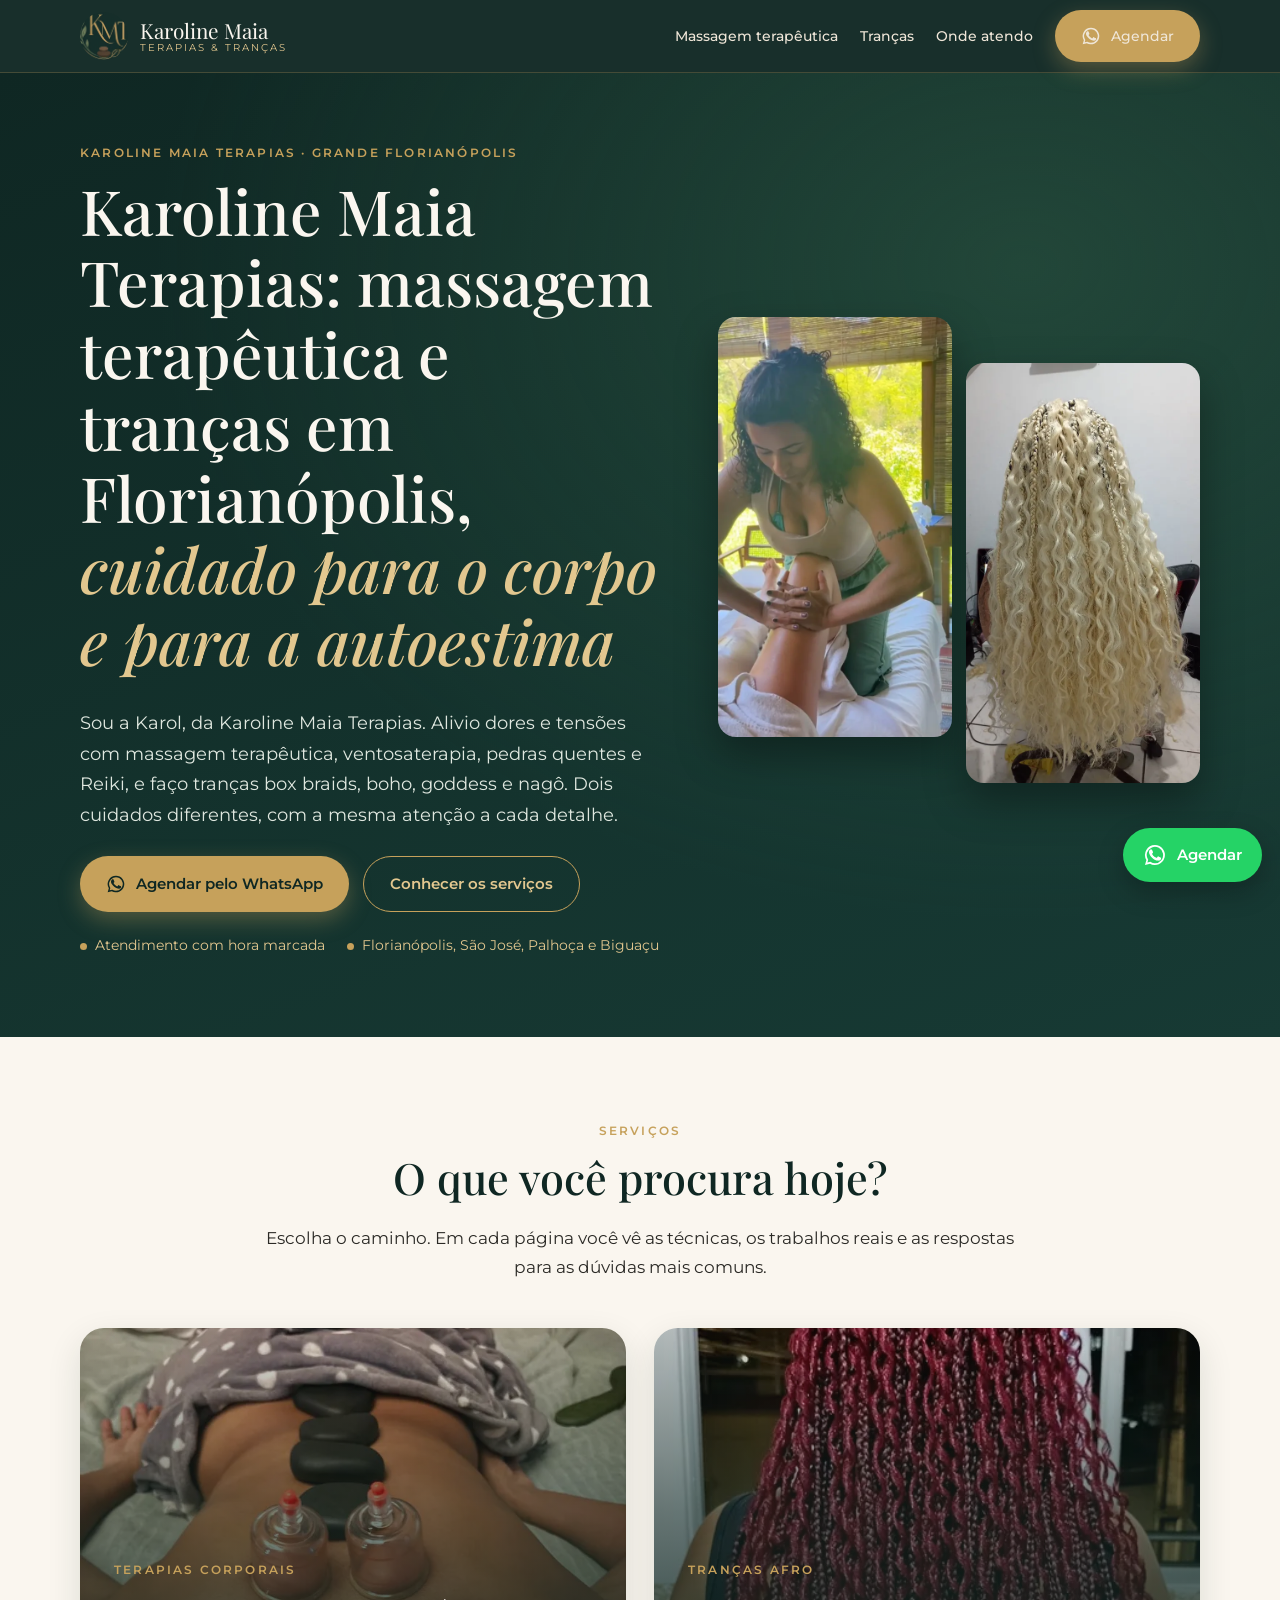
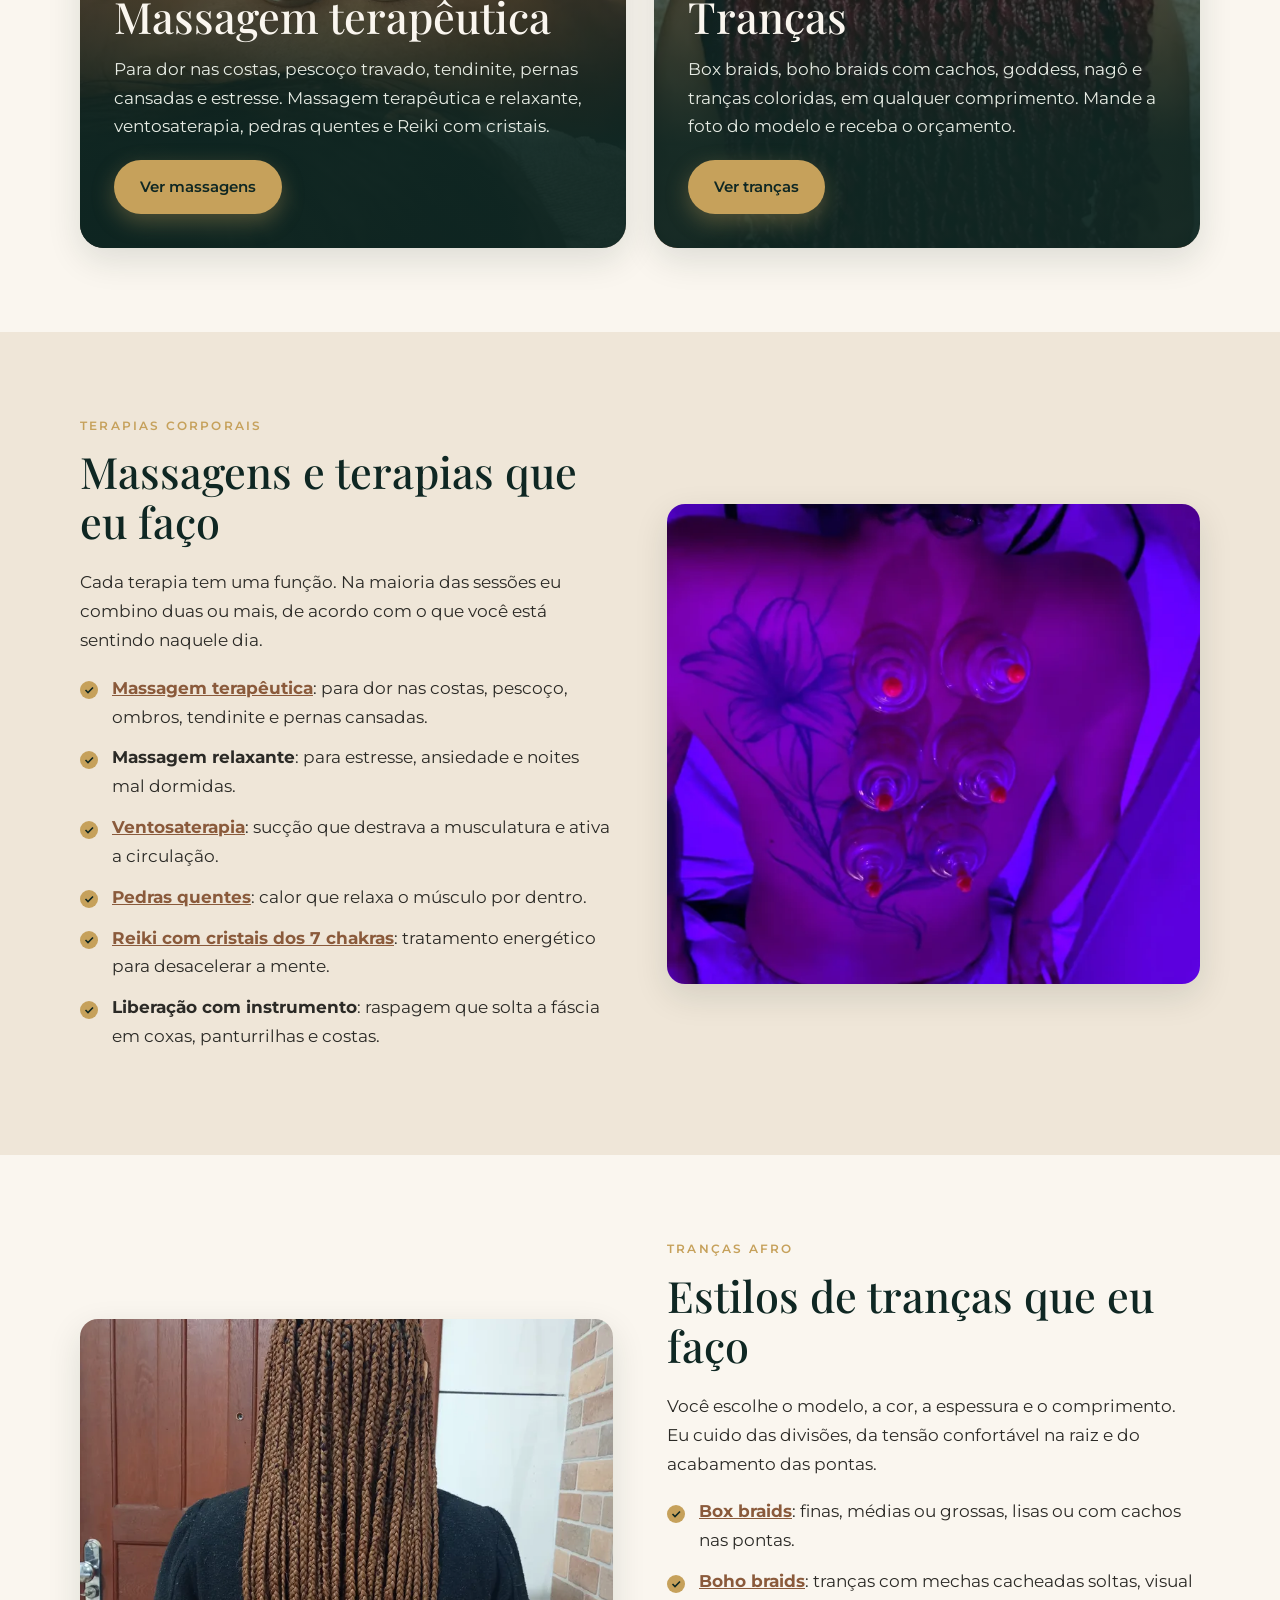
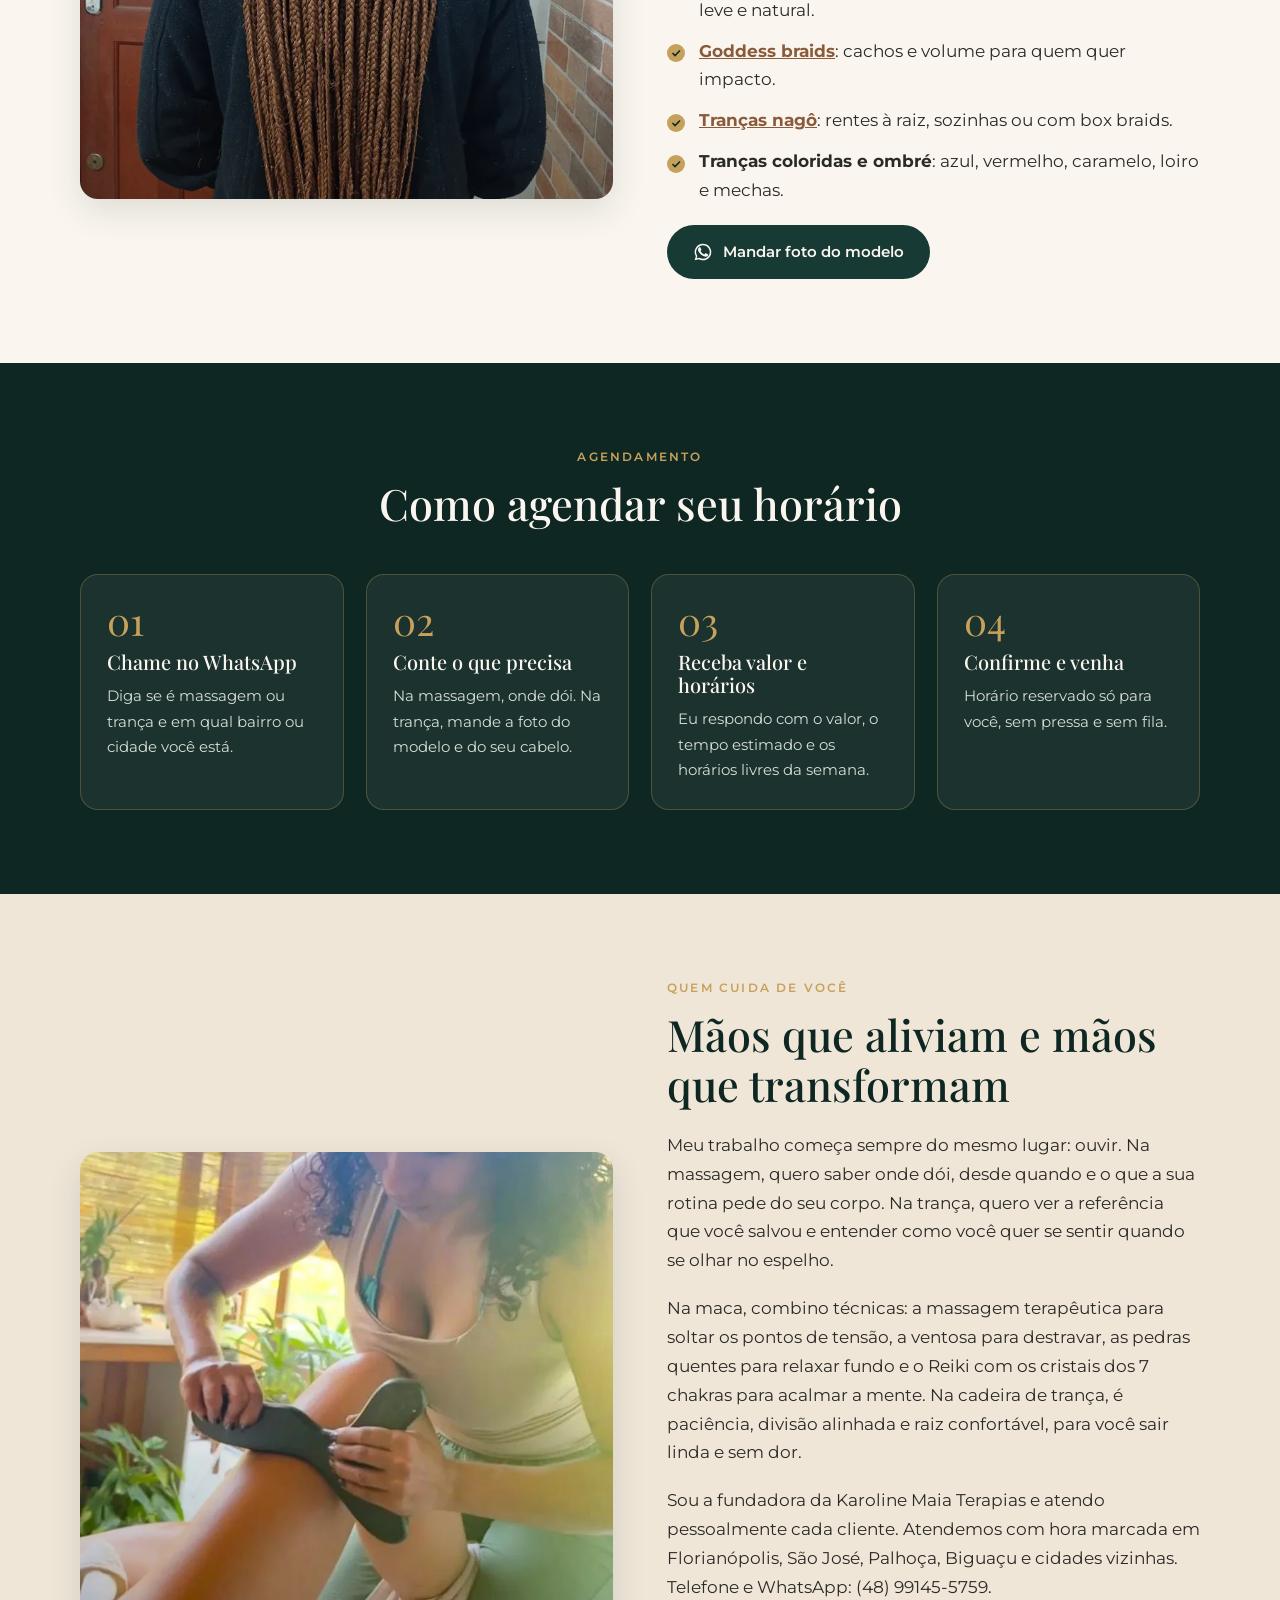
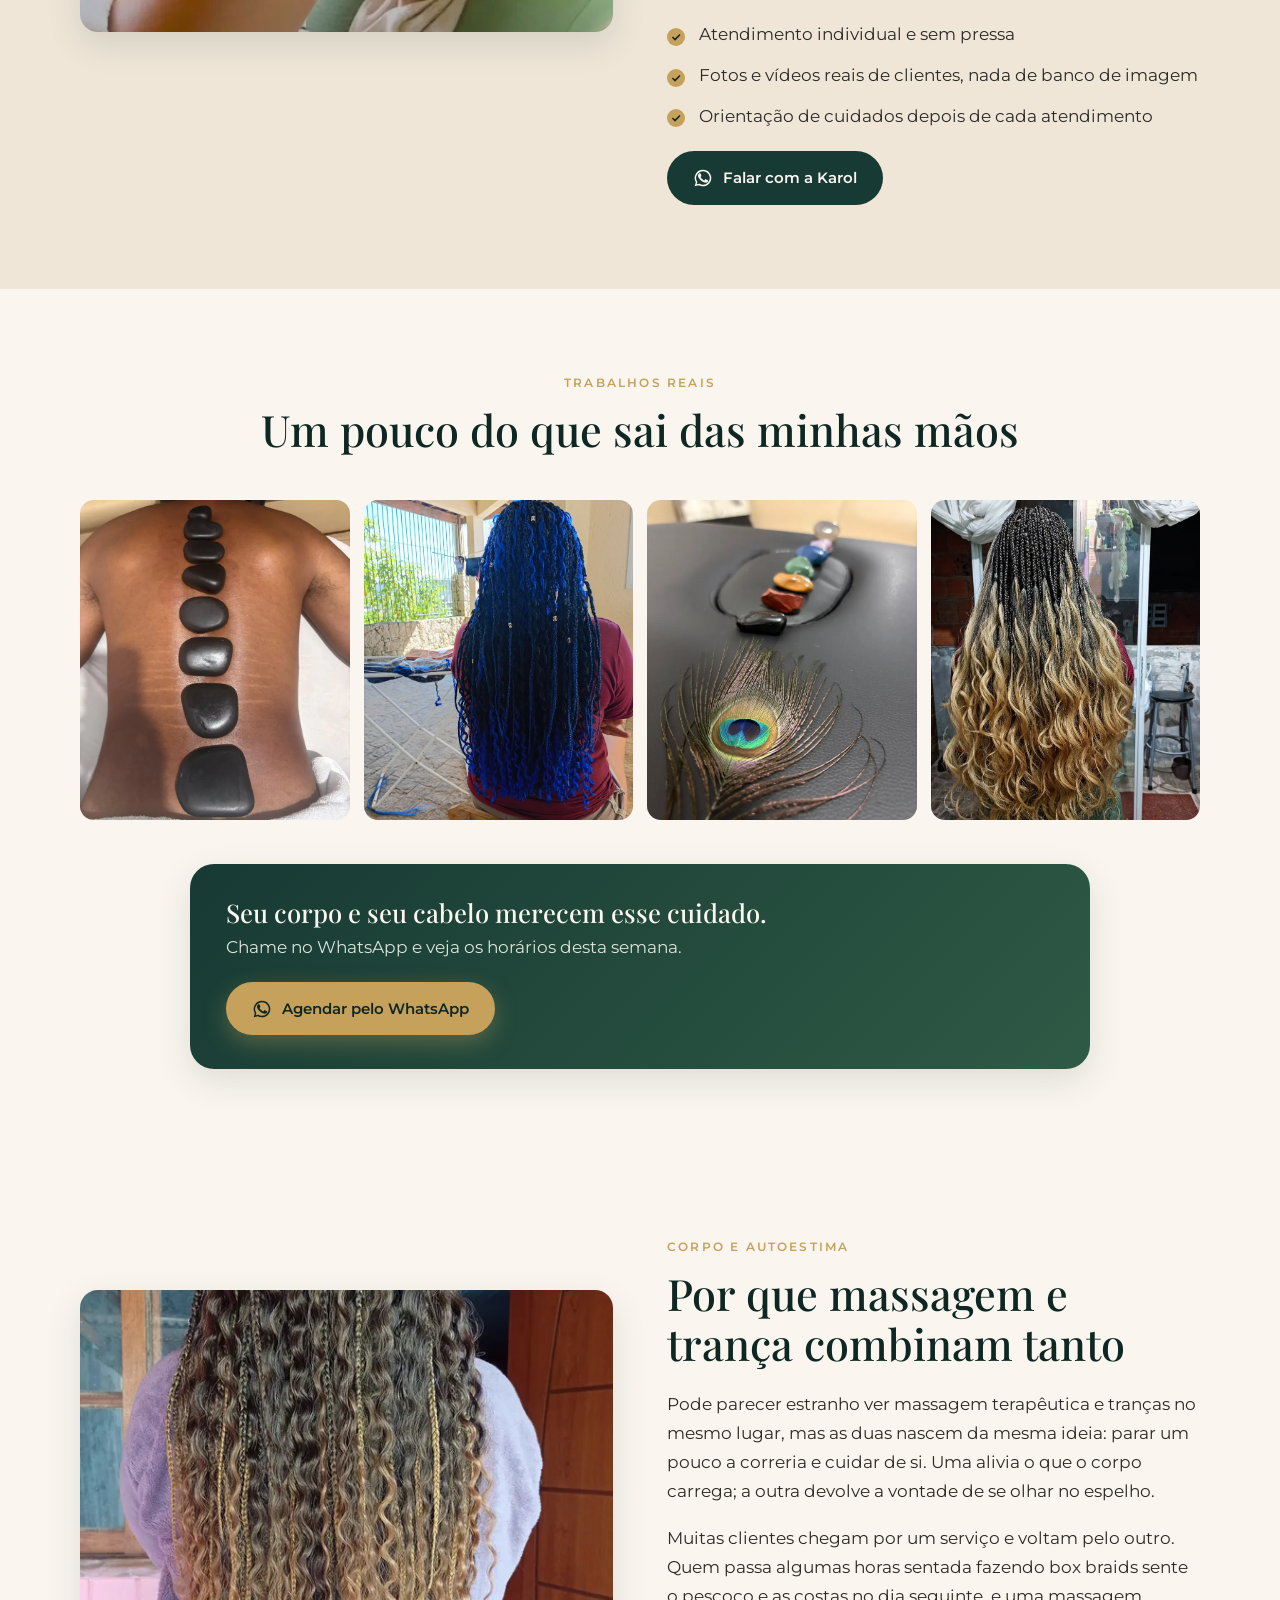
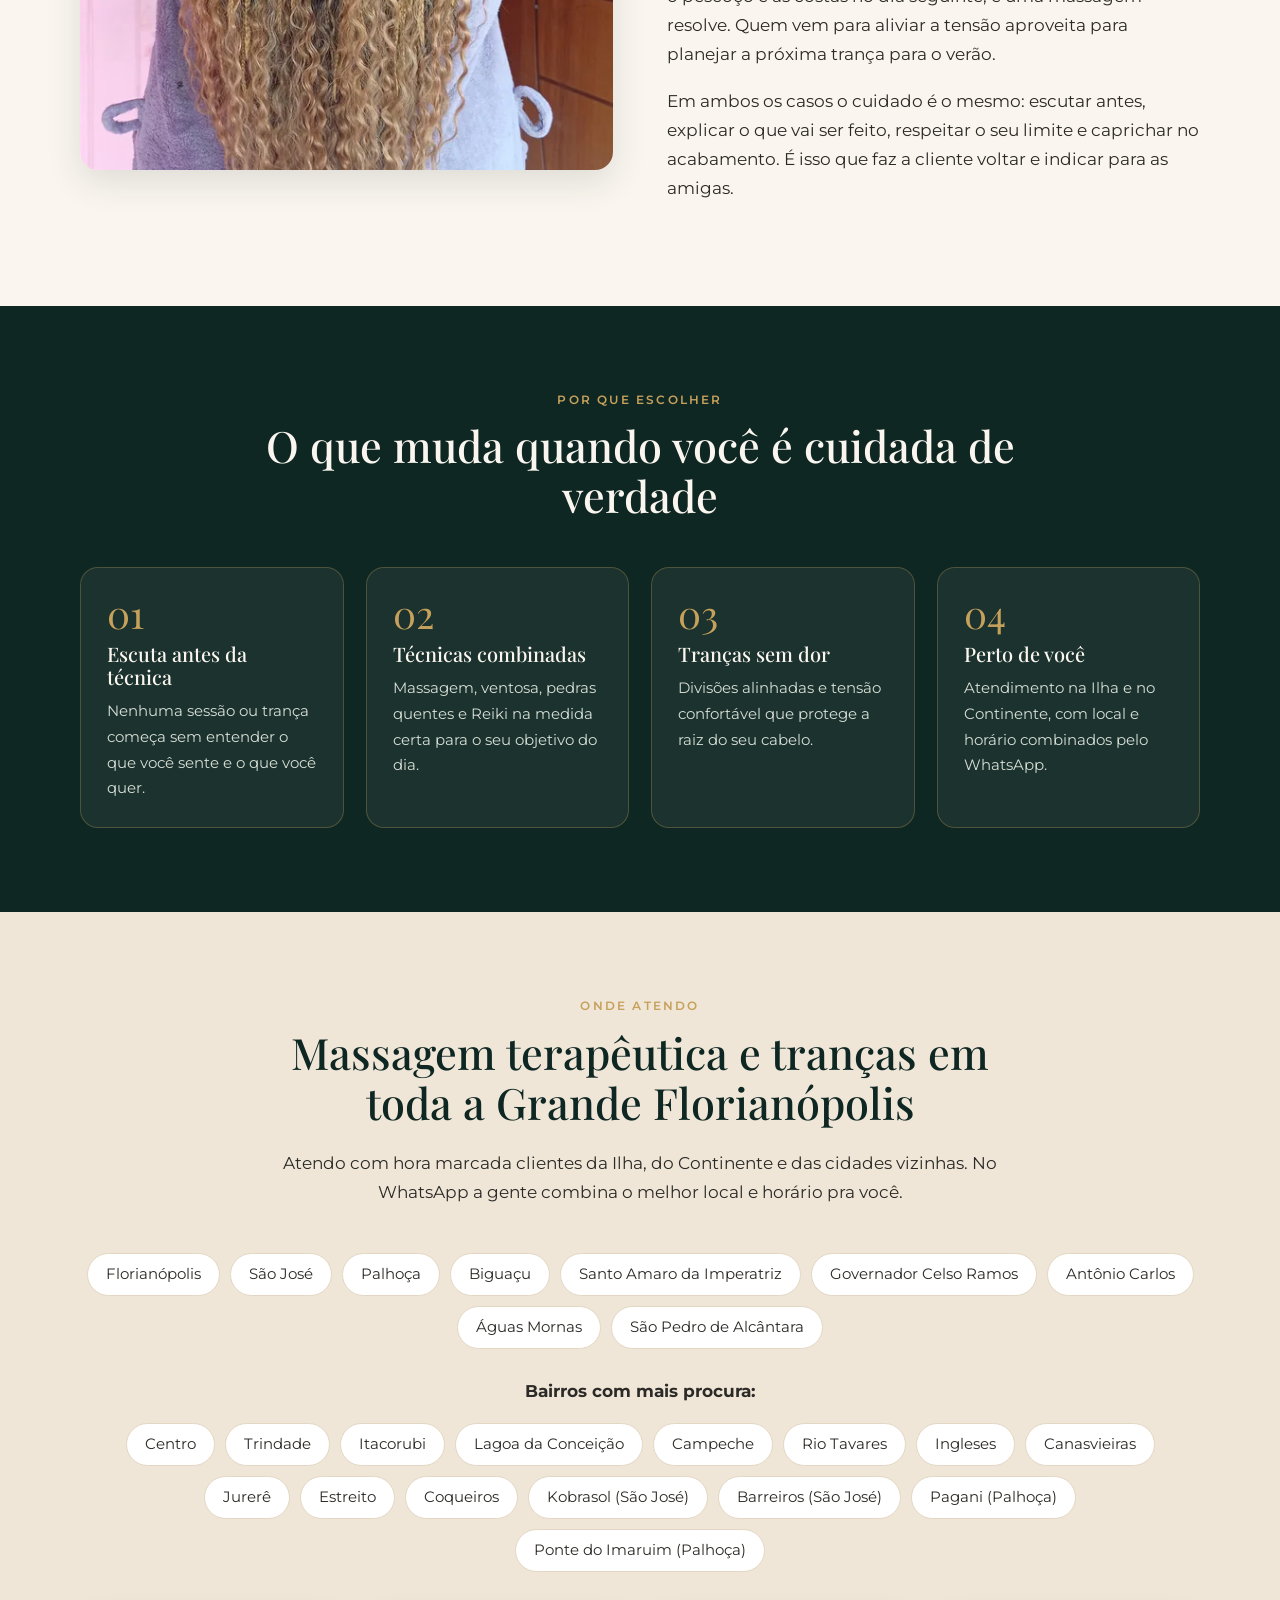
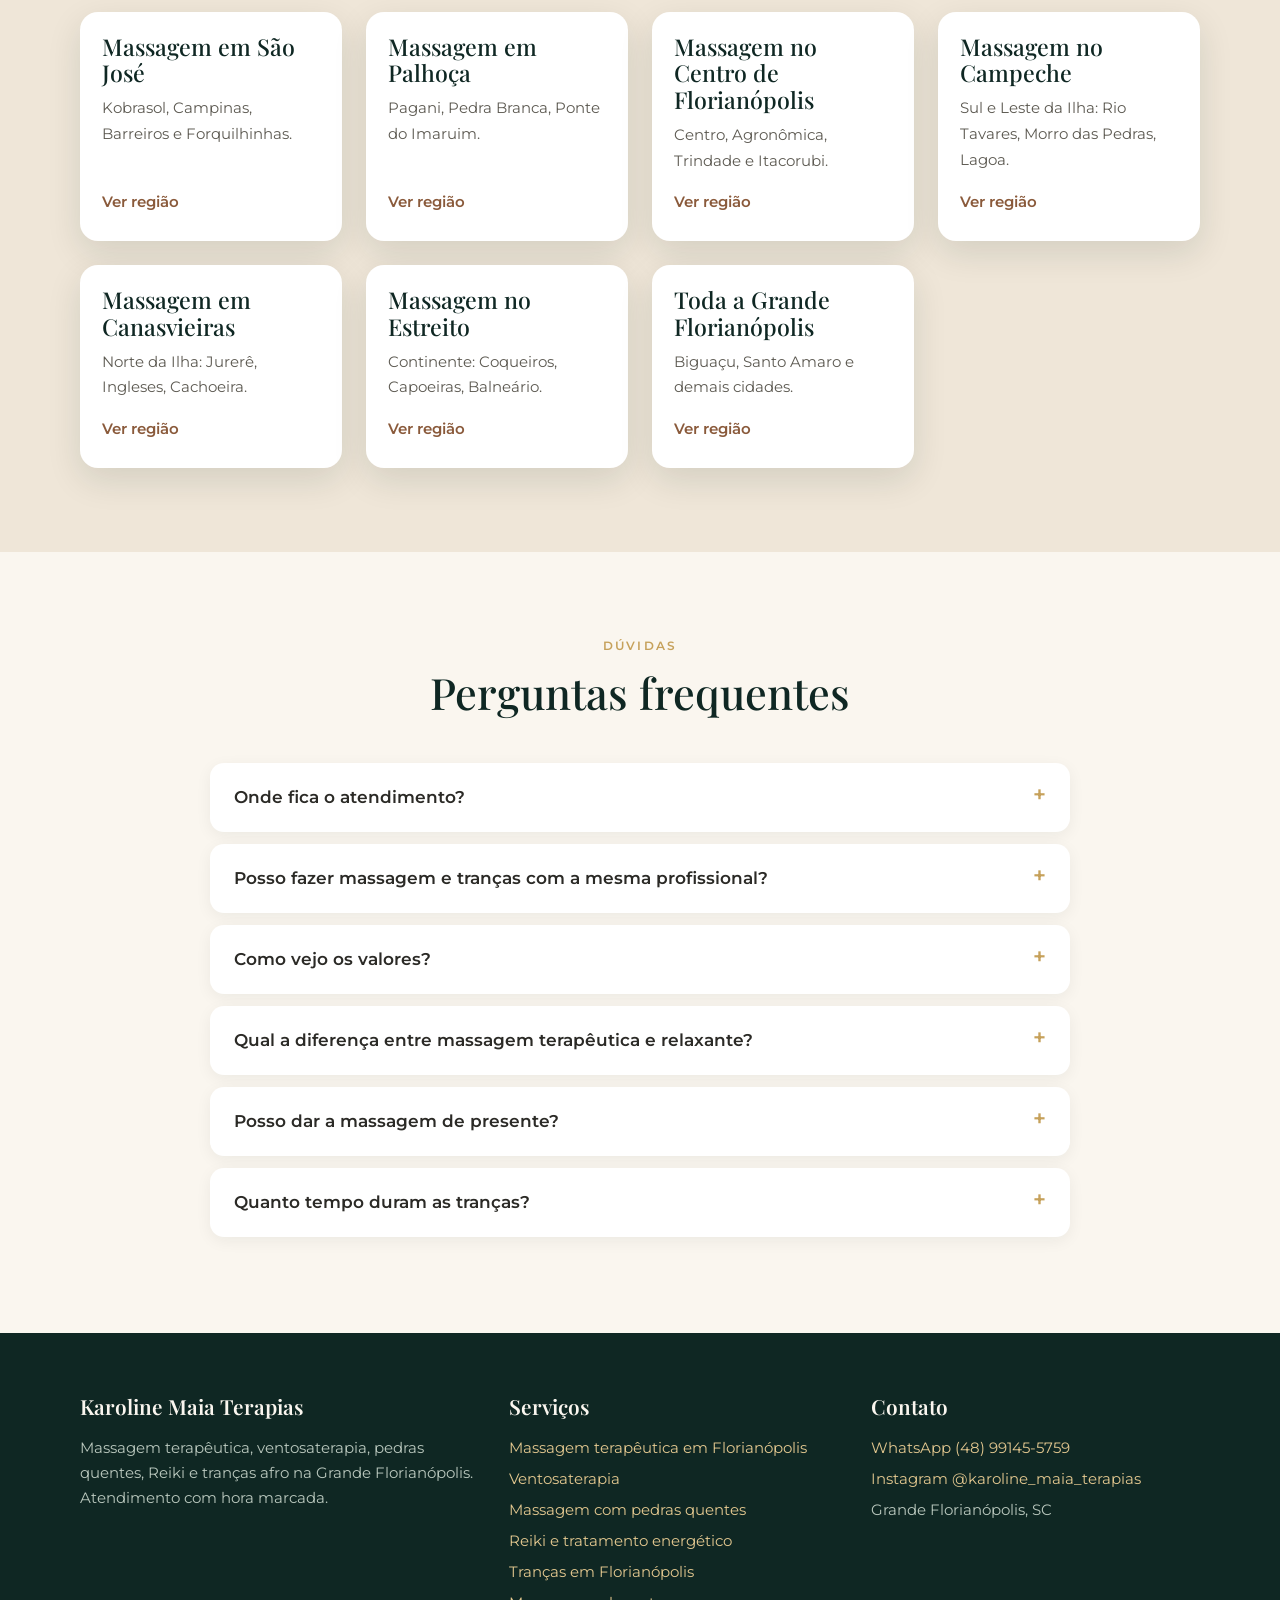
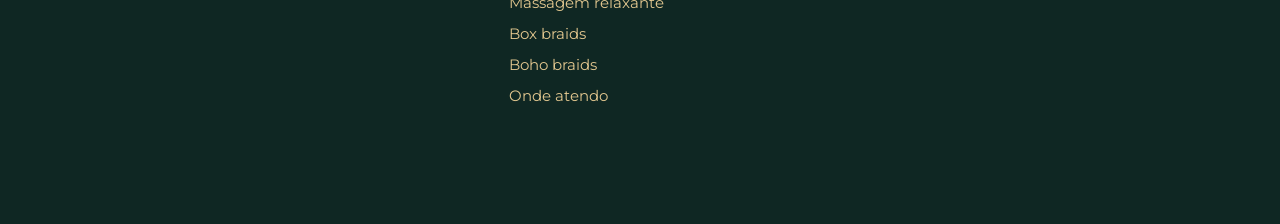
<file: index.html>
<!doctype html>
<html lang="pt-BR">
<head>
<meta charset="utf-8">
<meta name="viewport" content="width=device-width,initial-scale=1">
<title>Karoline Maia Terapias | Massagem e Tranças em Floripa</title>
<meta name="description" content="Karoline Maia Terapias: massagem terapêutica, ventosa, pedras quentes, Reiki e tranças box braids na Grande Florianópolis. Agende pelo WhatsApp.">
<link rel="canonical" href="https://karolinemaiaterapias.com.br/">
<meta name="robots" content="noindex,nofollow">
<meta property="og:type" content="website"><meta property="og:locale" content="pt_BR">
<meta property="og:title" content="Karoline Maia Terapias | Massagem e Tranças em Floripa"><meta property="og:description" content="Karoline Maia Terapias: massagem terapêutica, ventosa, pedras quentes, Reiki e tranças box braids na Grande Florianópolis. Agende pelo WhatsApp.">
<meta property="og:url" content="https://karolinemaiaterapias.com.br/"><meta property="og:image" content="https://karolinemaiaterapias.com.br/img/karol-massagem-terapeutica-raspagem.webp">
<meta name="theme-color" content="#0f2723">
<link rel="icon" type="image/png" href="img/favicon.png">
<link rel="preconnect" href="https://fonts.googleapis.com"><link rel="preconnect" href="https://fonts.gstatic.com" crossorigin>
<link href="https://fonts.googleapis.com/css2?family=Playfair+Display:ital,wght@0,500;0,600;1,500&family=Montserrat:wght@400;500;600&display=swap" rel="stylesheet">
<link rel="stylesheet" href="style.css">

<script type="application/ld+json">{"@context": "https://schema.org", "@graph": [{"@type": "HealthAndBeautyBusiness", "@id": "https://karolinemaiaterapias.com.br/#negocio", "name": "Karoline Maia Terapias", "url": "https://karolinemaiaterapias.com.br/", "telephone": "+55 48 99145-5759", "image": "https://karolinemaiaterapias.com.br/img/karol-massagem-terapeutica-raspagem.webp", "logo": "https://karolinemaiaterapias.com.br/img/logo-kmt.webp", "sameAs": ["https://www.instagram.com/karoline_maia_terapias/"], "areaServed": [{"@type": "City", "name": "Florianópolis, SC"}, {"@type": "City", "name": "São José, SC"}, {"@type": "City", "name": "Palhoça, SC"}, {"@type": "City", "name": "Biguaçu, SC"}, {"@type": "City", "name": "Santo Amaro da Imperatriz, SC"}, {"@type": "City", "name": "Governador Celso Ramos, SC"}, {"@type": "City", "name": "Antônio Carlos, SC"}, {"@type": "City", "name": "Águas Mornas, SC"}, {"@type": "City", "name": "São Pedro de Alcântara, SC"}], "founder": {"@type": "Person", "name": "Karoline Maia"}, "knowsAbout": ["Massagem terapêutica", "Massagem relaxante", "Ventosaterapia", "Massagem com pedras quentes", "Reiki", "Box braids", "Tranças boho", "Tranças nagô"]}, {"@type": "WebSite", "@id": "https://karolinemaiaterapias.com.br/#site", "name": "Karoline Maia Terapias", "url": "https://karolinemaiaterapias.com.br/", "inLanguage": "pt-BR"}, {"@type": "Service", "name": "Massagem terapêutica em Florianópolis", "serviceType": "Massagem terapêutica", "provider": {"@id": "https://karolinemaiaterapias.com.br/#negocio"}, "areaServed": "Grande Florianópolis, SC", "url": "https://karolinemaiaterapias.com.br/massagem-terapeutica-florianopolis/"}, {"@type": "Service", "name": "Tranças em Florianópolis", "serviceType": "Trancista", "provider": {"@id": "https://karolinemaiaterapias.com.br/#negocio"}, "areaServed": "Grande Florianópolis, SC", "url": "https://karolinemaiaterapias.com.br/trancas-florianopolis/"}, {"@type": "FAQPage", "mainEntity": [{"@type": "Question", "name": "Onde fica o atendimento?", "acceptedAnswer": {"@type": "Answer", "text": "O atendimento é com hora marcada na Grande Florianópolis, incluindo Florianópolis, São José, Palhoça e Biguaçu. O local exato é combinado pelo WhatsApp."}}, {"@type": "Question", "name": "Posso fazer massagem e tranças com a mesma profissional?", "acceptedAnswer": {"@type": "Answer", "text": "Pode. A Karol é terapeuta corporal e trancista. Muitas clientes marcam a trança e voltam para uma massagem, ou o contrário."}}, {"@type": "Question", "name": "Como vejo os valores?", "acceptedAnswer": {"@type": "Answer", "text": "Os valores variam conforme a terapia, a duração e, nas tranças, o estilo e o comprimento. Chame no WhatsApp contando o que você quer e receba o valor na hora."}}, {"@type": "Question", "name": "Qual a diferença entre massagem terapêutica e relaxante?", "acceptedAnswer": {"@type": "Answer", "text": "A terapêutica é direcionada a pontos de dor e tensão, com pressão ajustada. A relaxante tem ritmo lento e foco em desacelerar o corpo e a mente. Na prática, muitas sessões combinam as duas."}}, {"@type": "Question", "name": "Posso dar a massagem de presente?", "acceptedAnswer": {"@type": "Answer", "text": "Pode. Chame no WhatsApp, diga para quem é e qual o objetivo (relaxar, aliviar dor ou os dois) que a Karol ajuda a montar a sessão."}}, {"@type": "Question", "name": "Quanto tempo duram as tranças?", "acceptedAnswer": {"@type": "Answer", "text": "Com os cuidados certos, box braids e boho braids ficam bonitas de 4 a 8 semanas. Depois disso é hora de retirar para proteger a raiz."}}]}, {"@type": "BreadcrumbList", "itemListElement": [{"@type": "ListItem", "position": 1, "name": "Início", "item": "https://karolinemaiaterapias.com.br/"}]}]}</script>
</head>
<body>
<header class="topo"><div class="wrap">
  <a class="marca" href="./"><img src="img/logo-kmt-emblema.webp" alt="Logo Karoline Maia Terapias" width="48" height="48" fetchpriority="high"><span>Karoline Maia<small>Terapias &amp; Tranças</small></span></a>
  <nav class="menu" aria-label="Principal">
    <a href="massagem-terapeutica-florianopolis/">Massagem terapêutica</a>
    <a href="trancas-florianopolis/">Tranças</a>
    <a href="atendimento-grande-florianopolis/">Onde atendo</a>
    <a class="btn btn-ouro" href="https://wa.me/5548991455759?text=Ol%C3%A1%20Karol%21%20Vim%20pelo%20site%20e%20quero%20agendar%20um%20hor%C3%A1rio." target="_blank" rel="noopener" data-evt="whatsapp_click" data-local="header"><svg viewBox="0 0 24 24" fill="currentColor" aria-hidden="true"><path d="M17.5 14.4c-.3-.1-1.8-.9-2-1-.3-.1-.5-.1-.7.1-.2.3-.8 1-.9 1.2-.2.2-.3.2-.6.1-.3-.1-1.3-.5-2.4-1.5-.9-.8-1.5-1.8-1.7-2.1-.2-.3 0-.5.1-.6l.4-.5c.2-.2.2-.3.3-.5.1-.2 0-.4 0-.5l-.9-2.2c-.2-.6-.5-.5-.7-.5h-.6c-.2 0-.5.1-.8.4-.3.3-1 1-1 2.5s1.1 2.9 1.2 3.1c.1.2 2.1 3.2 5.1 4.5.7.3 1.3.5 1.7.6.7.2 1.4.2 1.9.1.6-.1 1.8-.7 2-1.4.2-.7.2-1.3.2-1.4-.1-.1-.3-.2-.6-.3zM12 2a10 10 0 0 0-8.6 15.1L2 22l5-1.3A10 10 0 1 0 12 2zm0 18.2c-1.5 0-3-.4-4.3-1.2l-.3-.2-3 .8.8-2.9-.2-.3A8.2 8.2 0 1 1 12 20.2z"/></svg>Agendar</a>
  </nav>
</div></header>
<main>

<section class="hero"><div class="wrap">
  <div>
    <span class="kicker">Karoline Maia Terapias · Grande Florianópolis</span>
    <h1>Karoline Maia Terapias: massagem terapêutica e tranças em Florianópolis, <em>cuidado para o corpo e para a autoestima</em></h1>
    <p class="lead">Sou a Karol, da Karoline Maia Terapias. Alivio dores e tensões com massagem terapêutica, ventosaterapia, pedras quentes e Reiki, e faço tranças box braids, boho, goddess e nagô. Dois cuidados diferentes, com a mesma atenção a cada detalhe.</p>
    <div class="acoes"><a class="btn btn-ouro" href="https://wa.me/5548991455759?text=Ol%C3%A1%20Karol%21%20Vim%20pelo%20site%20e%20quero%20agendar%20um%20hor%C3%A1rio." target="_blank" rel="noopener" data-evt="whatsapp_click" data-local="hero"><svg viewBox="0 0 24 24" fill="currentColor" aria-hidden="true"><path d="M17.5 14.4c-.3-.1-1.8-.9-2-1-.3-.1-.5-.1-.7.1-.2.3-.8 1-.9 1.2-.2.2-.3.2-.6.1-.3-.1-1.3-.5-2.4-1.5-.9-.8-1.5-1.8-1.7-2.1-.2-.3 0-.5.1-.6l.4-.5c.2-.2.2-.3.3-.5.1-.2 0-.4 0-.5l-.9-2.2c-.2-.6-.5-.5-.7-.5h-.6c-.2 0-.5.1-.8.4-.3.3-1 1-1 2.5s1.1 2.9 1.2 3.1c.1.2 2.1 3.2 5.1 4.5.7.3 1.3.5 1.7.6.7.2 1.4.2 1.9.1.6-.1 1.8-.7 2-1.4.2-.7.2-1.3.2-1.4-.1-.1-.3-.2-.6-.3zM12 2a10 10 0 0 0-8.6 15.1L2 22l5-1.3A10 10 0 1 0 12 2zm0 18.2c-1.5 0-3-.4-4.3-1.2l-.3-.2-3 .8.8-2.9-.2-.3A8.2 8.2 0 1 1 12 20.2z"/></svg>Agendar pelo WhatsApp</a><a class="btn btn-linha" href="#servicos" data-evt="cta_click" data-local="hero-servicos">Conhecer os serviços</a></div>
    <ul class="selos"><li>Atendimento com hora marcada</li><li>Florianópolis, São José, Palhoça e Biguaçu</li></ul>
  </div>
  <div class="hero-fotos">
    <img src="img/karol-massagem-terapeutica-raspagem.webp" alt="Karoline Maia fazendo massagem terapêutica em Florianópolis" width="663" height="1000" fetchpriority="high">
    <img src="img/trancas-boho-loiras.webp" alt="Boho braids loiras feitas pela trancista Karoline Maia" width="753" height="1000" fetchpriority="high">
  </div>
</div></section>

<section id="servicos"><div class="wrap">
  <div class="centro"><span class="kicker">Serviços</span><h2>O que você procura hoje?</h2>
  <p>Escolha o caminho. Em cada página você vê as técnicas, os trabalhos reais e as respostas para as dúvidas mais comuns.</p></div>
  <div class="duplo">
    <a class="bloco-serv" href="massagem-terapeutica-florianopolis/" data-evt="cta_click" data-local="home-massagem">
      <img src="img/ventosaterapia-pedras-quentes.webp" alt="Ventosaterapia e pedras quentes nas costas" width="750" height="1000" loading="lazy" decoding="async">
      <div class="txt"><span class="kicker">Terapias corporais</span><h2>Massagem terapêutica</h2><p>Para dor nas costas, pescoço travado, tendinite, pernas cansadas e estresse. Massagem terapêutica e relaxante, ventosaterapia, pedras quentes e Reiki com cristais.</p><span class="btn btn-ouro">Ver massagens</span></div>
    </a>
    <a class="bloco-serv" href="trancas-florianopolis/" data-evt="cta_click" data-local="home-trancas">
      <img src="img/goddess-braids-vermelha.webp" alt="Goddess braids vermelhas com cachos" width="451" height="1000" loading="lazy" decoding="async">
      <div class="txt"><span class="kicker">Tranças afro</span><h2>Tranças</h2><p>Box braids, boho braids com cachos, goddess, nagô e tranças coloridas, em qualquer comprimento. Mande a foto do modelo e receba o orçamento.</p><span class="btn btn-ouro">Ver tranças</span></div>
    </a>
  </div>
</div></section>

<section class="sec-areia"><div class="wrap duas">
  <div>
    <span class="kicker">Terapias corporais</span>
    <h2>Massagens e terapias que eu faço</h2>
    <p>Cada terapia tem uma função. Na maioria das sessões eu combino duas ou mais, de acordo com o que você está sentindo naquele dia.</p>
    <ul class="check">
      <li><a href="massagem-terapeutica-florianopolis/#dores"><strong>Massagem terapêutica</strong></a>: para dor nas costas, pescoço, ombros, tendinite e pernas cansadas.</li>
      <li><strong>Massagem relaxante</strong>: para estresse, ansiedade e noites mal dormidas.</li>
      <li><a href="massagem-terapeutica-florianopolis/#ventosaterapia"><strong>Ventosaterapia</strong></a>: sucção que destrava a musculatura e ativa a circulação.</li>
      <li><a href="massagem-terapeutica-florianopolis/#pedras-quentes"><strong>Pedras quentes</strong></a>: calor que relaxa o músculo por dentro.</li>
      <li><a href="massagem-terapeutica-florianopolis/#reiki"><strong>Reiki com cristais dos 7 chakras</strong></a>: tratamento energético para desacelerar a mente.</li>
      <li><strong>Liberação com instrumento</strong>: raspagem que solta a fáscia em coxas, panturrilhas e costas.</li>
    </ul>
  </div>
  <figure><img src="img/ventosaterapia-costas.webp" alt="Ventosaterapia nas costas feita pela Karoline Maia" width="740" height="1000" loading="lazy" decoding="async"></figure>
</div></section>

<section><div class="wrap duas inv">
  <div>
    <span class="kicker">Tranças afro</span>
    <h2>Estilos de tranças que eu faço</h2>
    <p>Você escolhe o modelo, a cor, a espessura e o comprimento. Eu cuido das divisões, da tensão confortável na raiz e do acabamento das pontas.</p>
    <ul class="check">
      <li><a href="trancas-florianopolis/#box-braids"><strong>Box braids</strong></a>: finas, médias ou grossas, lisas ou com cachos nas pontas.</li>
      <li><a href="trancas-florianopolis/#boho"><strong>Boho braids</strong></a>: tranças com mechas cacheadas soltas, visual leve e natural.</li>
      <li><a href="trancas-florianopolis/#goddess"><strong>Goddess braids</strong></a>: cachos e volume para quem quer impacto.</li>
      <li><a href="trancas-florianopolis/#nago"><strong>Tranças nagô</strong></a>: rentes à raiz, sozinhas ou com box braids.</li>
      <li><strong>Tranças coloridas e ombré</strong>: azul, vermelho, caramelo, loiro e mechas.</li>
    </ul>
    <a class="btn btn-verde" href="https://wa.me/5548991455759?text=Ol%C3%A1%20Karol%21%20Quero%20fazer%20tran%C3%A7as%2C%20posso%20mandar%20a%20foto%20do%20modelo%3F" target="_blank" rel="noopener" data-evt="whatsapp_click" data-local="home-trancas-lista"><svg viewBox="0 0 24 24" fill="currentColor" aria-hidden="true"><path d="M17.5 14.4c-.3-.1-1.8-.9-2-1-.3-.1-.5-.1-.7.1-.2.3-.8 1-.9 1.2-.2.2-.3.2-.6.1-.3-.1-1.3-.5-2.4-1.5-.9-.8-1.5-1.8-1.7-2.1-.2-.3 0-.5.1-.6l.4-.5c.2-.2.2-.3.3-.5.1-.2 0-.4 0-.5l-.9-2.2c-.2-.6-.5-.5-.7-.5h-.6c-.2 0-.5.1-.8.4-.3.3-1 1-1 2.5s1.1 2.9 1.2 3.1c.1.2 2.1 3.2 5.1 4.5.7.3 1.3.5 1.7.6.7.2 1.4.2 1.9.1.6-.1 1.8-.7 2-1.4.2-.7.2-1.3.2-1.4-.1-.1-.3-.2-.6-.3zM12 2a10 10 0 0 0-8.6 15.1L2 22l5-1.3A10 10 0 1 0 12 2zm0 18.2c-1.5 0-3-.4-4.3-1.2l-.3-.2-3 .8.8-2.9-.2-.3A8.2 8.2 0 1 1 12 20.2z"/></svg>Mandar foto do modelo</a>
  </div>
  <figure><img src="img/box-braids-caramelo.webp" alt="Box braids caramelo feitas pela Karoline Maia" width="753" height="1000" loading="lazy" decoding="async"></figure>
</div></section>

<section class="sec-verde"><div class="wrap">
  <div class="centro"><span class="kicker">Agendamento</span><h2>Como agendar seu horário</h2></div>
  <div class="passos">
    <div class="passo"><h3>Chame no WhatsApp</h3><p>Diga se é massagem ou trança e em qual bairro ou cidade você está.</p></div>
    <div class="passo"><h3>Conte o que precisa</h3><p>Na massagem, onde dói. Na trança, mande a foto do modelo e do seu cabelo.</p></div>
    <div class="passo"><h3>Receba valor e horários</h3><p>Eu respondo com o valor, o tempo estimado e os horários livres da semana.</p></div>
    <div class="passo"><h3>Confirme e venha</h3><p>Horário reservado só para você, sem pressa e sem fila.</p></div>
  </div>
</div></section>

<section class="sec-areia"><div class="wrap duas">
  <figure><img src="img/karol-massagem-instrumento-perna.webp" alt="Karoline Maia, terapeuta e trancista em Florianópolis" width="754" height="1000" loading="lazy" decoding="async"></figure>
  <div>
    <span class="kicker">Quem cuida de você</span>
    <h2>Mãos que aliviam e mãos que transformam</h2>
    <p>Meu trabalho começa sempre do mesmo lugar: ouvir. Na massagem, quero saber onde dói, desde quando e o que a sua rotina pede do seu corpo. Na trança, quero ver a referência que você salvou e entender como você quer se sentir quando se olhar no espelho.</p>
    <p>Na maca, combino técnicas: a massagem terapêutica para soltar os pontos de tensão, a ventosa para destravar, as pedras quentes para relaxar fundo e o Reiki com os cristais dos 7 chakras para acalmar a mente. Na cadeira de trança, é paciência, divisão alinhada e raiz confortável, para você sair linda e sem dor.</p>
    <p>Sou a fundadora da Karoline Maia Terapias e atendo pessoalmente cada cliente. Atendemos com hora marcada em Florianópolis, São José, Palhoça, Biguaçu e cidades vizinhas. Telefone e WhatsApp: (48) 99145-5759.</p>
    <ul class="check"><li>Atendimento individual e sem pressa</li><li>Fotos e vídeos reais de clientes, nada de banco de imagem</li><li>Orientação de cuidados depois de cada atendimento</li></ul>
    <a class="btn btn-verde" href="https://wa.me/5548991455759?text=Ol%C3%A1%20Karol%21%20Quero%20saber%20mais%20sobre%20os%20seus%20atendimentos." target="_blank" rel="noopener" data-evt="whatsapp_click" data-local="sobre"><svg viewBox="0 0 24 24" fill="currentColor" aria-hidden="true"><path d="M17.5 14.4c-.3-.1-1.8-.9-2-1-.3-.1-.5-.1-.7.1-.2.3-.8 1-.9 1.2-.2.2-.3.2-.6.1-.3-.1-1.3-.5-2.4-1.5-.9-.8-1.5-1.8-1.7-2.1-.2-.3 0-.5.1-.6l.4-.5c.2-.2.2-.3.3-.5.1-.2 0-.4 0-.5l-.9-2.2c-.2-.6-.5-.5-.7-.5h-.6c-.2 0-.5.1-.8.4-.3.3-1 1-1 2.5s1.1 2.9 1.2 3.1c.1.2 2.1 3.2 5.1 4.5.7.3 1.3.5 1.7.6.7.2 1.4.2 1.9.1.6-.1 1.8-.7 2-1.4.2-.7.2-1.3.2-1.4-.1-.1-.3-.2-.6-.3zM12 2a10 10 0 0 0-8.6 15.1L2 22l5-1.3A10 10 0 1 0 12 2zm0 18.2c-1.5 0-3-.4-4.3-1.2l-.3-.2-3 .8.8-2.9-.2-.3A8.2 8.2 0 1 1 12 20.2z"/></svg>Falar com a Karol</a>
  </div>
</div></section>

<section><div class="wrap">
  <div class="centro"><span class="kicker">Trabalhos reais</span><h2>Um pouco do que sai das minhas mãos</h2></div>
  <div class="galeria">
    <figure><img src="img/massagem-pedras-quentes-coluna.webp" alt="Massagem com pedras quentes em Florianópolis" width="750" height="1000" loading="lazy" decoding="async"></figure>
    <figure><img src="img/box-braids-azul.webp" alt="Box braids com azul royal feitas em Florianópolis" width="753" height="1000" loading="lazy" decoding="async"></figure>
    <figure><img src="img/reiki-cristais-7-chakras.webp" alt="Cristais dos 7 chakras usados no Reiki" width="750" height="1000" loading="lazy" decoding="async"></figure>
    <figure><img src="img/trancas-ombre-cachos.webp" alt="Tranças ombré com cachos" width="753" height="1000" loading="lazy" decoding="async"></figure>
  </div>
  <div class="cta-inline"><div><h3>Seu corpo e seu cabelo merecem esse cuidado.</h3><p>Chame no WhatsApp e veja os horários desta semana.</p></div><a class="btn btn-ouro" href="https://wa.me/5548991455759?text=Ol%C3%A1%20Karol%21%20Vim%20pelo%20site%20e%20quero%20agendar%20um%20hor%C3%A1rio." target="_blank" rel="noopener" data-evt="whatsapp_click" data-local="inline-1"><svg viewBox="0 0 24 24" fill="currentColor" aria-hidden="true"><path d="M17.5 14.4c-.3-.1-1.8-.9-2-1-.3-.1-.5-.1-.7.1-.2.3-.8 1-.9 1.2-.2.2-.3.2-.6.1-.3-.1-1.3-.5-2.4-1.5-.9-.8-1.5-1.8-1.7-2.1-.2-.3 0-.5.1-.6l.4-.5c.2-.2.2-.3.3-.5.1-.2 0-.4 0-.5l-.9-2.2c-.2-.6-.5-.5-.7-.5h-.6c-.2 0-.5.1-.8.4-.3.3-1 1-1 2.5s1.1 2.9 1.2 3.1c.1.2 2.1 3.2 5.1 4.5.7.3 1.3.5 1.7.6.7.2 1.4.2 1.9.1.6-.1 1.8-.7 2-1.4.2-.7.2-1.3.2-1.4-.1-.1-.3-.2-.6-.3zM12 2a10 10 0 0 0-8.6 15.1L2 22l5-1.3A10 10 0 1 0 12 2zm0 18.2c-1.5 0-3-.4-4.3-1.2l-.3-.2-3 .8.8-2.9-.2-.3A8.2 8.2 0 1 1 12 20.2z"/></svg>Agendar pelo WhatsApp</a></div>
</div></section>

<section><div class="wrap duas inv">
  <div>
    <span class="kicker">Corpo e autoestima</span>
    <h2>Por que massagem e trança combinam tanto</h2>
    <p>Pode parecer estranho ver massagem terapêutica e tranças no mesmo lugar, mas as duas nascem da mesma ideia: parar um pouco a correria e cuidar de si. Uma alivia o que o corpo carrega; a outra devolve a vontade de se olhar no espelho.</p>
    <p>Muitas clientes chegam por um serviço e voltam pelo outro. Quem passa algumas horas sentada fazendo box braids sente o pescoço e as costas no dia seguinte, e uma massagem resolve. Quem vem para aliviar a tensão aproveita para planejar a próxima trança para o verão.</p>
    <p>Em ambos os casos o cuidado é o mesmo: escutar antes, explicar o que vai ser feito, respeitar o seu limite e caprichar no acabamento. É isso que faz a cliente voltar e indicar para as amigas.</p>
  </div>
  <figure><img src="img/trancas-ombre-mel.webp" alt="Tranças com cachos em ombré mel feitas pela Karoline Maia" width="563" height="1000" loading="lazy" decoding="async"></figure>
</div></section>

<section class="sec-verde"><div class="wrap">
  <div class="centro"><span class="kicker">Por que escolher</span><h2>O que muda quando você é cuidada de verdade</h2></div>
  <div class="passos">
    <div class="passo"><h3>Escuta antes da técnica</h3><p>Nenhuma sessão ou trança começa sem entender o que você sente e o que você quer.</p></div>
    <div class="passo"><h3>Técnicas combinadas</h3><p>Massagem, ventosa, pedras quentes e Reiki na medida certa para o seu objetivo do dia.</p></div>
    <div class="passo"><h3>Tranças sem dor</h3><p>Divisões alinhadas e tensão confortável que protege a raiz do seu cabelo.</p></div>
    <div class="passo"><h3>Perto de você</h3><p>Atendimento na Ilha e no Continente, com local e horário combinados pelo WhatsApp.</p></div>
  </div>
</div></section>

<section id="areas" class="sec-areia"><div class="wrap">
  <div class="centro"><span class="kicker">Onde atendo</span><h2>Massagem terapêutica e tranças em toda a Grande Florianópolis</h2>
  <p>Atendo com hora marcada clientes da Ilha, do Continente e das cidades vizinhas. No WhatsApp a gente combina o melhor local e horário pra você.</p></div>
  <ul class="areas"><li>Florianópolis</li><li>São José</li><li>Palhoça</li><li>Biguaçu</li><li>Santo Amaro da Imperatriz</li><li>Governador Celso Ramos</li><li>Antônio Carlos</li><li>Águas Mornas</li><li>São Pedro de Alcântara</li></ul>
  <p class="centro" style="margin:28px auto 14px"><strong>Bairros com mais procura:</strong></p>
  <ul class="areas"><li>Centro</li><li>Trindade</li><li>Itacorubi</li><li>Lagoa da Conceição</li><li>Campeche</li><li>Rio Tavares</li><li>Ingleses</li><li>Canasvieiras</li><li>Jurerê</li><li>Estreito</li><li>Coqueiros</li><li>Kobrasol (São José)</li><li>Barreiros (São José)</li><li>Pagani (Palhoça)</li><li>Ponte do Imaruim (Palhoça)</li></ul>
  <div class="cards" style="margin-top:40px"><a class="card" href="massagem-sao-jose-sc/" data-evt="cta_click" data-local="areas"><div class="corpo"><h3>Massagem em São José</h3><p>Kobrasol, Campinas, Barreiros e Forquilhinhas.</p><span class="mais">Ver região</span></div></a><a class="card" href="massagem-palhoca/" data-evt="cta_click" data-local="areas"><div class="corpo"><h3>Massagem em Palhoça</h3><p>Pagani, Pedra Branca, Ponte do Imaruim.</p><span class="mais">Ver região</span></div></a><a class="card" href="massagem-centro-florianopolis/" data-evt="cta_click" data-local="areas"><div class="corpo"><h3>Massagem no Centro de Florianópolis</h3><p>Centro, Agronômica, Trindade e Itacorubi.</p><span class="mais">Ver região</span></div></a><a class="card" href="massagem-campeche/" data-evt="cta_click" data-local="areas"><div class="corpo"><h3>Massagem no Campeche</h3><p>Sul e Leste da Ilha: Rio Tavares, Morro das Pedras, Lagoa.</p><span class="mais">Ver região</span></div></a><a class="card" href="massagem-canasvieiras/" data-evt="cta_click" data-local="areas"><div class="corpo"><h3>Massagem em Canasvieiras</h3><p>Norte da Ilha: Jurerê, Ingleses, Cachoeira.</p><span class="mais">Ver região</span></div></a><a class="card" href="massagem-estreito/" data-evt="cta_click" data-local="areas"><div class="corpo"><h3>Massagem no Estreito</h3><p>Continente: Coqueiros, Capoeiras, Balneário.</p><span class="mais">Ver região</span></div></a><a class="card" href="atendimento-grande-florianopolis/" data-evt="cta_click" data-local="areas"><div class="corpo"><h3>Toda a Grande Florianópolis</h3><p>Biguaçu, Santo Amaro e demais cidades.</p><span class="mais">Ver região</span></div></a></div>
</div></section>

<section><div class="wrap">
  <div class="centro"><span class="kicker">Dúvidas</span><h2>Perguntas frequentes</h2></div>
  <div class="faq"><details><summary>Onde fica o atendimento?</summary><p>O atendimento é com hora marcada na Grande Florianópolis, incluindo Florianópolis, São José, Palhoça e Biguaçu. O local exato é combinado pelo WhatsApp.</p></details><details><summary>Posso fazer massagem e tranças com a mesma profissional?</summary><p>Pode. A Karol é terapeuta corporal e trancista. Muitas clientes marcam a trança e voltam para uma massagem, ou o contrário.</p></details><details><summary>Como vejo os valores?</summary><p>Os valores variam conforme a terapia, a duração e, nas tranças, o estilo e o comprimento. Chame no WhatsApp contando o que você quer e receba o valor na hora.</p></details><details><summary>Qual a diferença entre massagem terapêutica e relaxante?</summary><p>A terapêutica é direcionada a pontos de dor e tensão, com pressão ajustada. A relaxante tem ritmo lento e foco em desacelerar o corpo e a mente. Na prática, muitas sessões combinam as duas.</p></details><details><summary>Posso dar a massagem de presente?</summary><p>Pode. Chame no WhatsApp, diga para quem é e qual o objetivo (relaxar, aliviar dor ou os dois) que a Karol ajuda a montar a sessão.</p></details><details><summary>Quanto tempo duram as tranças?</summary><p>Com os cuidados certos, box braids e boho braids ficam bonitas de 4 a 8 semanas. Depois disso é hora de retirar para proteger a raiz.</p></details></div>
</div></section>

</main>
<footer><div class="wrap">
  <div><h4>Karoline Maia Terapias</h4><p>Massagem terapêutica, ventosaterapia, pedras quentes, Reiki e tranças afro na Grande Florianópolis. Atendimento com hora marcada.</p></div>
  <div><h4>Serviços</h4><ul>
    <li><a href="massagem-terapeutica-florianopolis/">Massagem terapêutica em Florianópolis</a></li>
    <li><a href="ventosaterapia-florianopolis/">Ventosaterapia</a></li>
    <li><a href="massagem-relaxante-florianopolis/">Massagem com pedras quentes</a></li>
    <li><a href="reiki-florianopolis/">Reiki e tratamento energético</a></li>
    <li><a href="trancas-florianopolis/">Tranças em Florianópolis</a></li>
    <li><a href="massagem-relaxante-florianopolis/">Massagem relaxante</a></li>
    <li><a href="box-braids-florianopolis/">Box braids</a></li>
    <li><a href="boho-braids-florianopolis/">Boho braids</a></li>
    <li><a href="atendimento-grande-florianopolis/">Onde atendo</a></li>
  </ul></div>
  <div><h4>Contato</h4><ul>
    <li><a href="https://wa.me/5548991455759?text=Ol%C3%A1%20Karol%21%20Vim%20pelo%20site." target="_blank" rel="noopener" data-evt="whatsapp_click" data-local="footer">WhatsApp (48) 99145-5759</a></li>
    <li><a href="https://www.instagram.com/karoline_maia_terapias/" target="_blank" rel="noopener" data-evt="outbound_click">Instagram @karoline_maia_terapias</a></li>
    <li>Grande Florianópolis, SC</li>
  </ul></div>
</div></footer>
<a class="wa-flutua" href="https://wa.me/5548991455759?text=Ol%C3%A1%20Karol%21%20Vim%20pelo%20site%20e%20quero%20agendar." target="_blank" rel="noopener" data-evt="whatsapp_click" data-local="flutuante" aria-label="Agendar pelo WhatsApp"><svg viewBox="0 0 24 24" fill="currentColor" aria-hidden="true"><path d="M17.5 14.4c-.3-.1-1.8-.9-2-1-.3-.1-.5-.1-.7.1-.2.3-.8 1-.9 1.2-.2.2-.3.2-.6.1-.3-.1-1.3-.5-2.4-1.5-.9-.8-1.5-1.8-1.7-2.1-.2-.3 0-.5.1-.6l.4-.5c.2-.2.2-.3.3-.5.1-.2 0-.4 0-.5l-.9-2.2c-.2-.6-.5-.5-.7-.5h-.6c-.2 0-.5.1-.8.4-.3.3-1 1-1 2.5s1.1 2.9 1.2 3.1c.1.2 2.1 3.2 5.1 4.5.7.3 1.3.5 1.7.6.7.2 1.4.2 1.9.1.6-.1 1.8-.7 2-1.4.2-.7.2-1.3.2-1.4-.1-.1-.3-.2-.6-.3zM12 2a10 10 0 0 0-8.6 15.1L2 22l5-1.3A10 10 0 1 0 12 2zm0 18.2c-1.5 0-3-.4-4.3-1.2l-.3-.2-3 .8.8-2.9-.2-.3A8.2 8.2 0 1 1 12 20.2z"/></svg><span>Agendar</span></a>
<script>
document.addEventListener('click',function(e){var a=e.target.closest('[data-evt]');if(!a)return;var p={page:location.pathname,local:a.dataset.local||'',link_text:(a.textContent||'').trim().slice(0,60)};
window.dataLayer=window.dataLayer||[];window.dataLayer.push(Object.assign({event:a.dataset.evt},p));
if(typeof gtag==='function'){gtag('event',a.dataset.evt,p);if(a.dataset.evt==='whatsapp_click')gtag('event','cta_click',p);}});
</script>
</body>
</html>
</file>
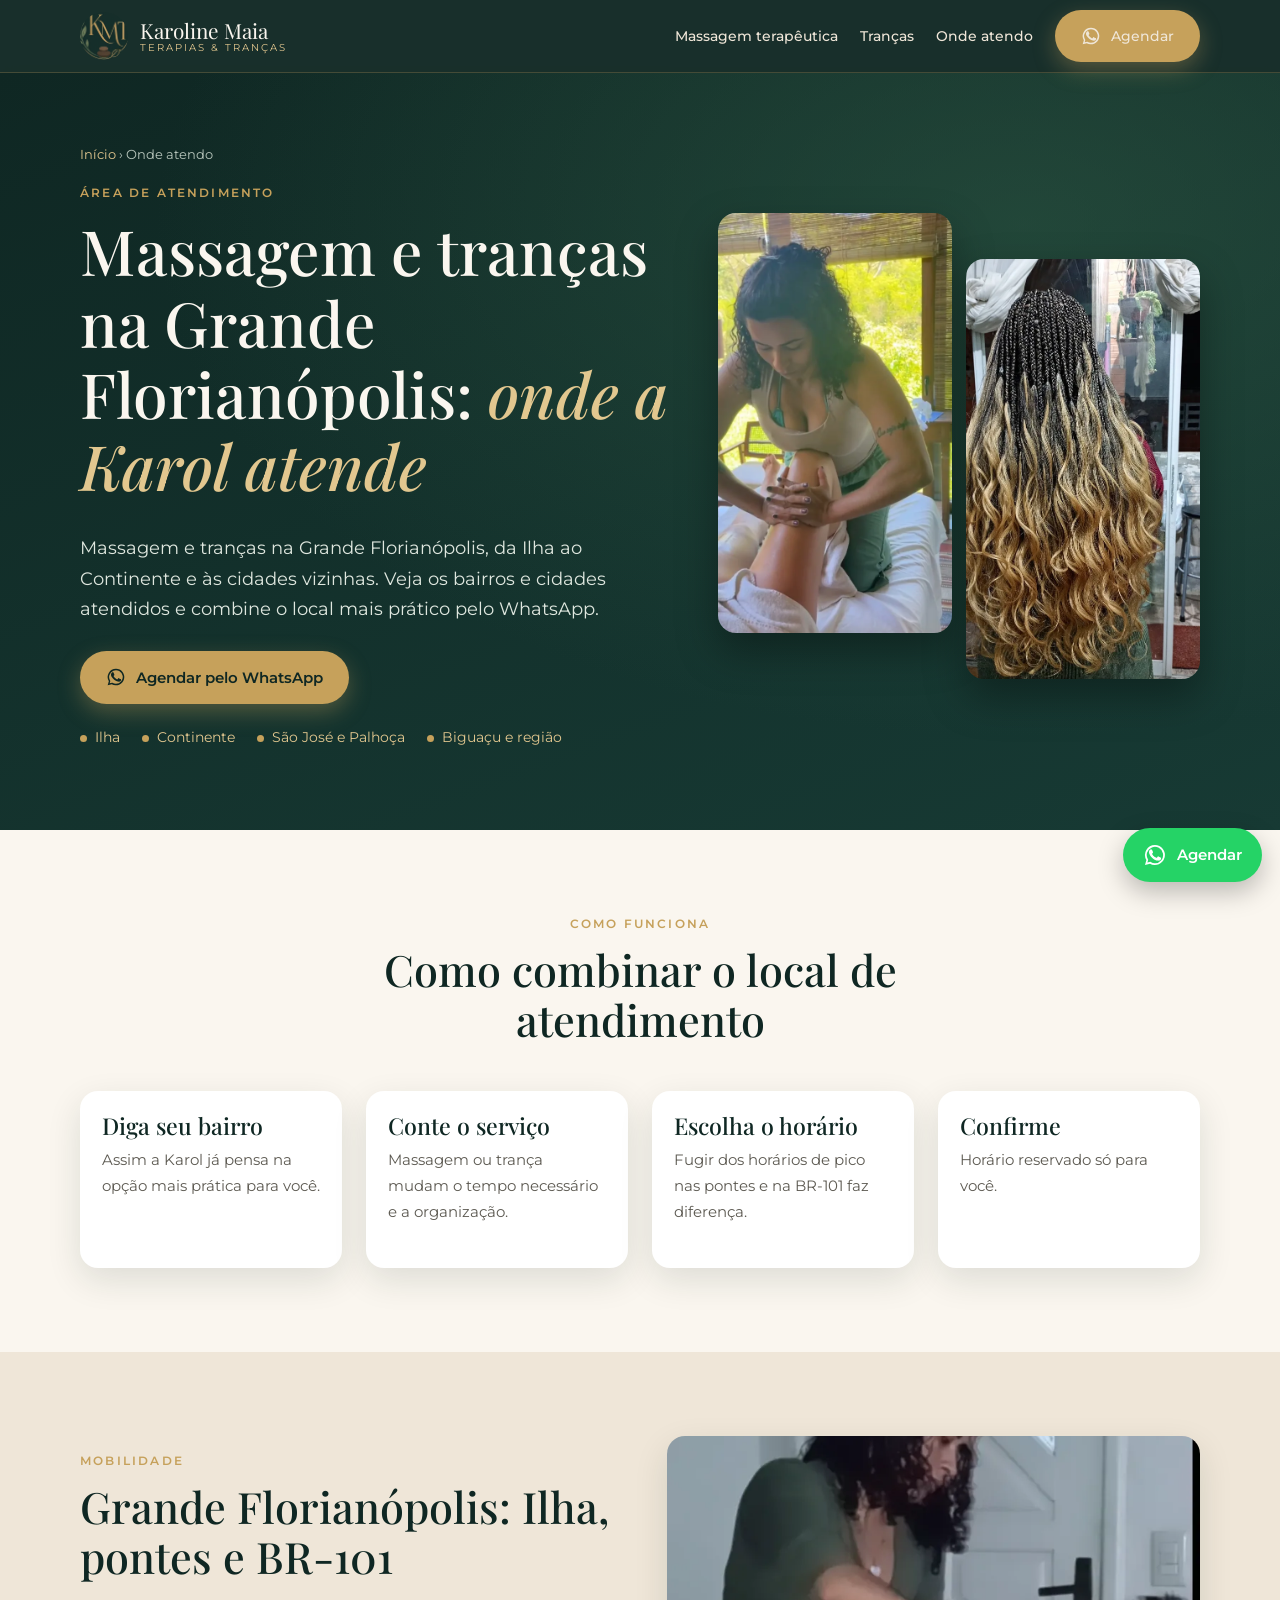
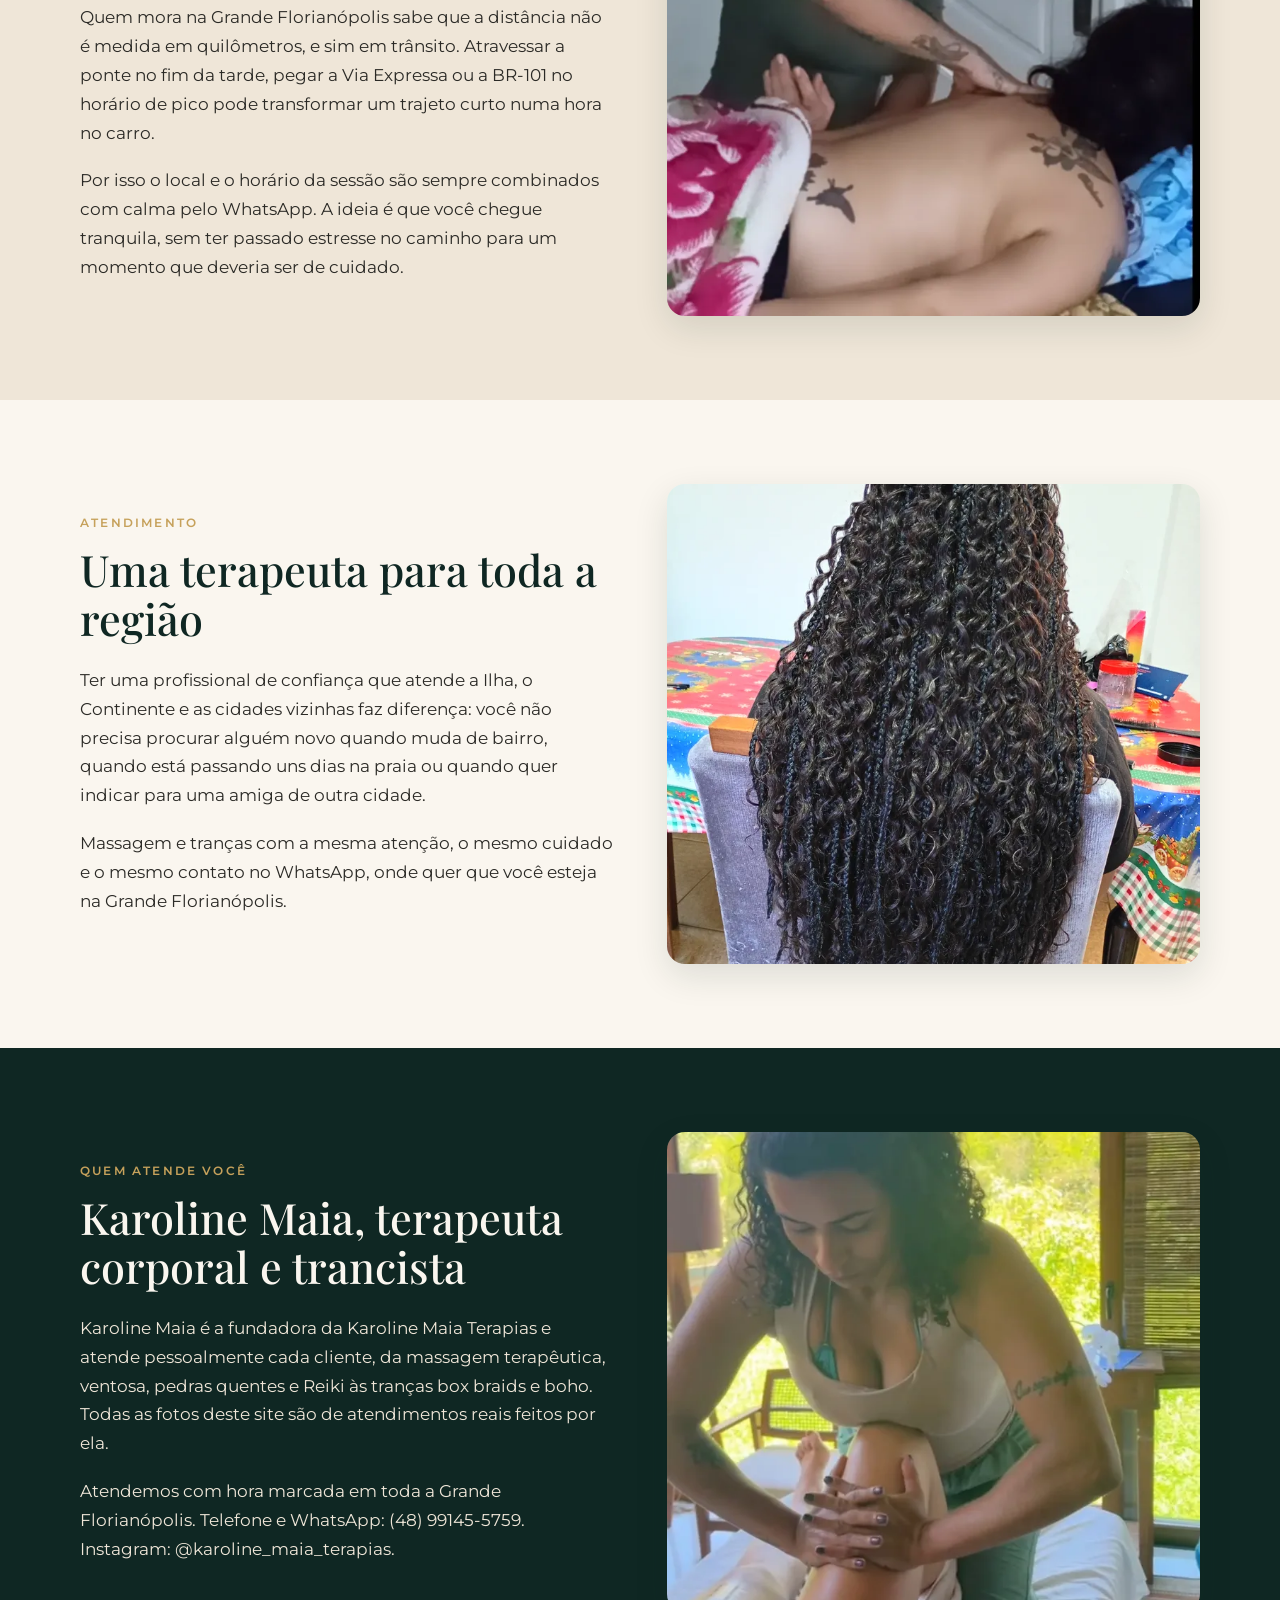
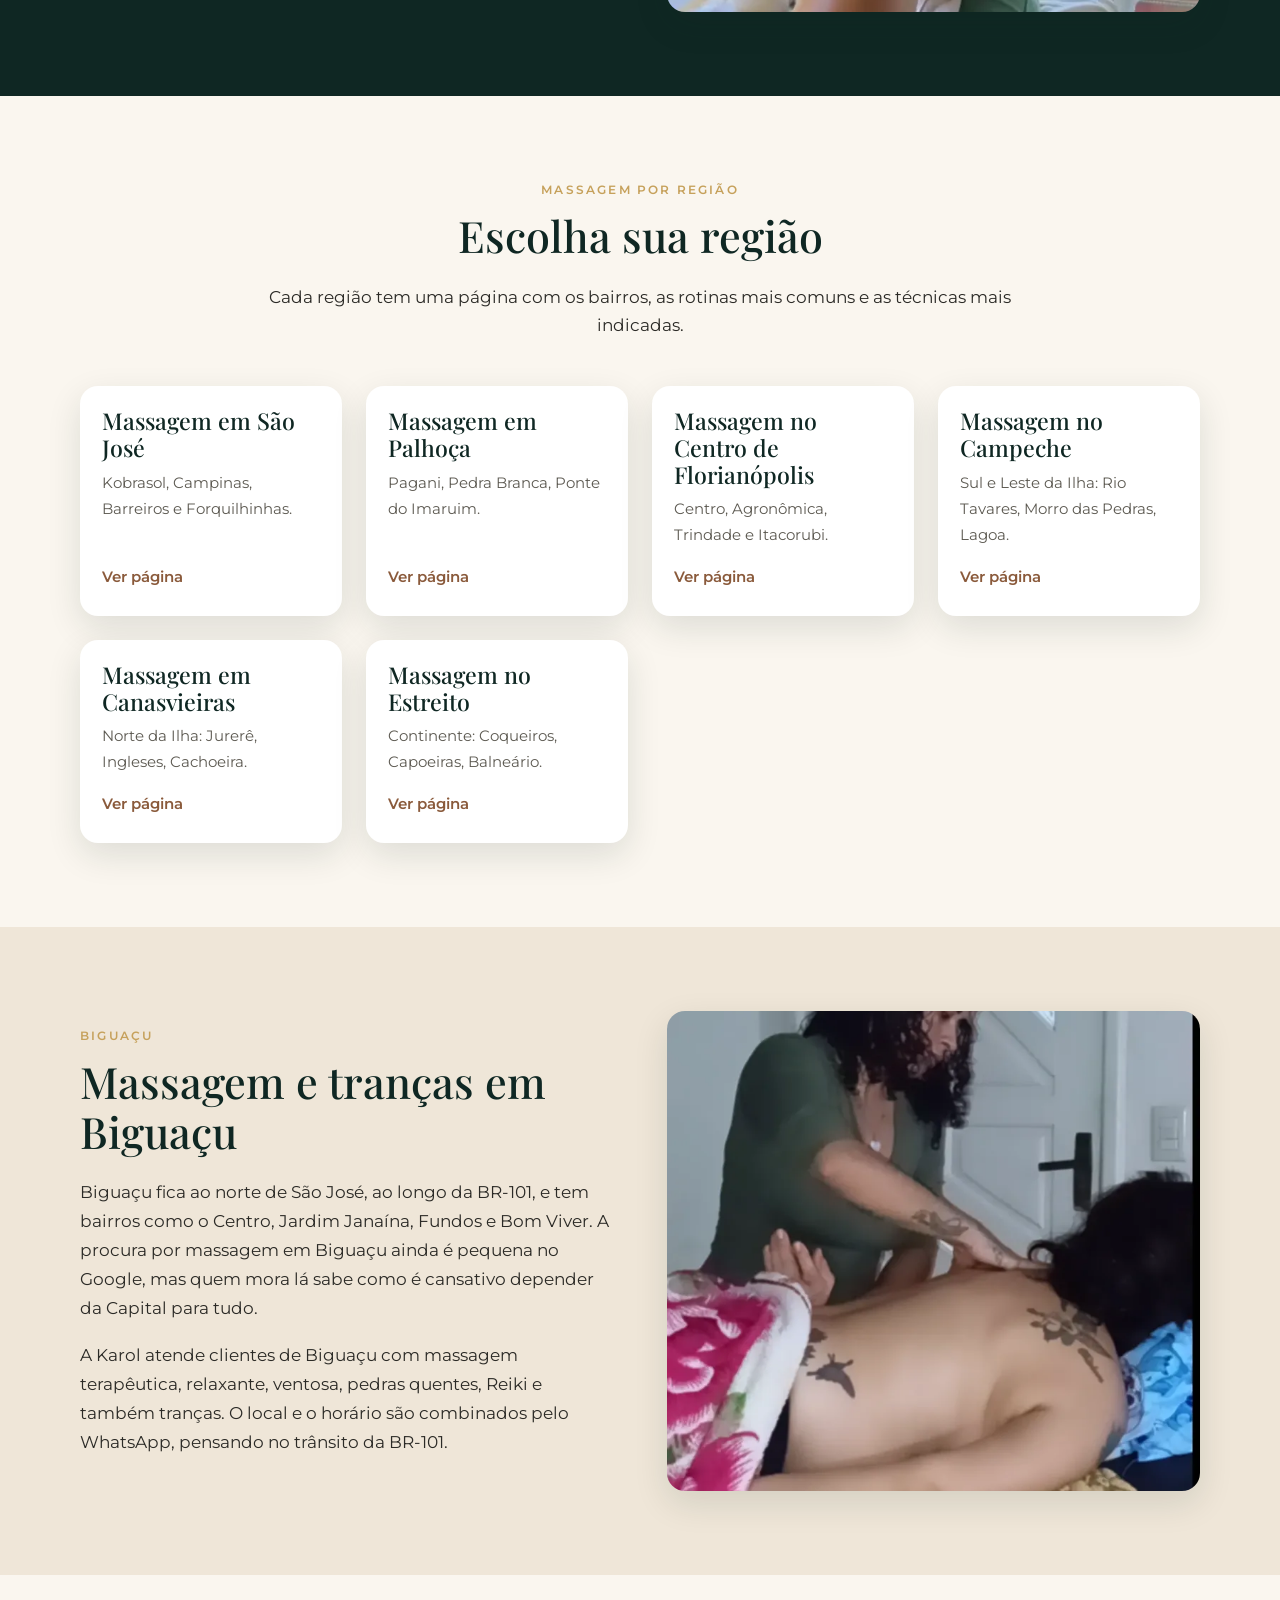
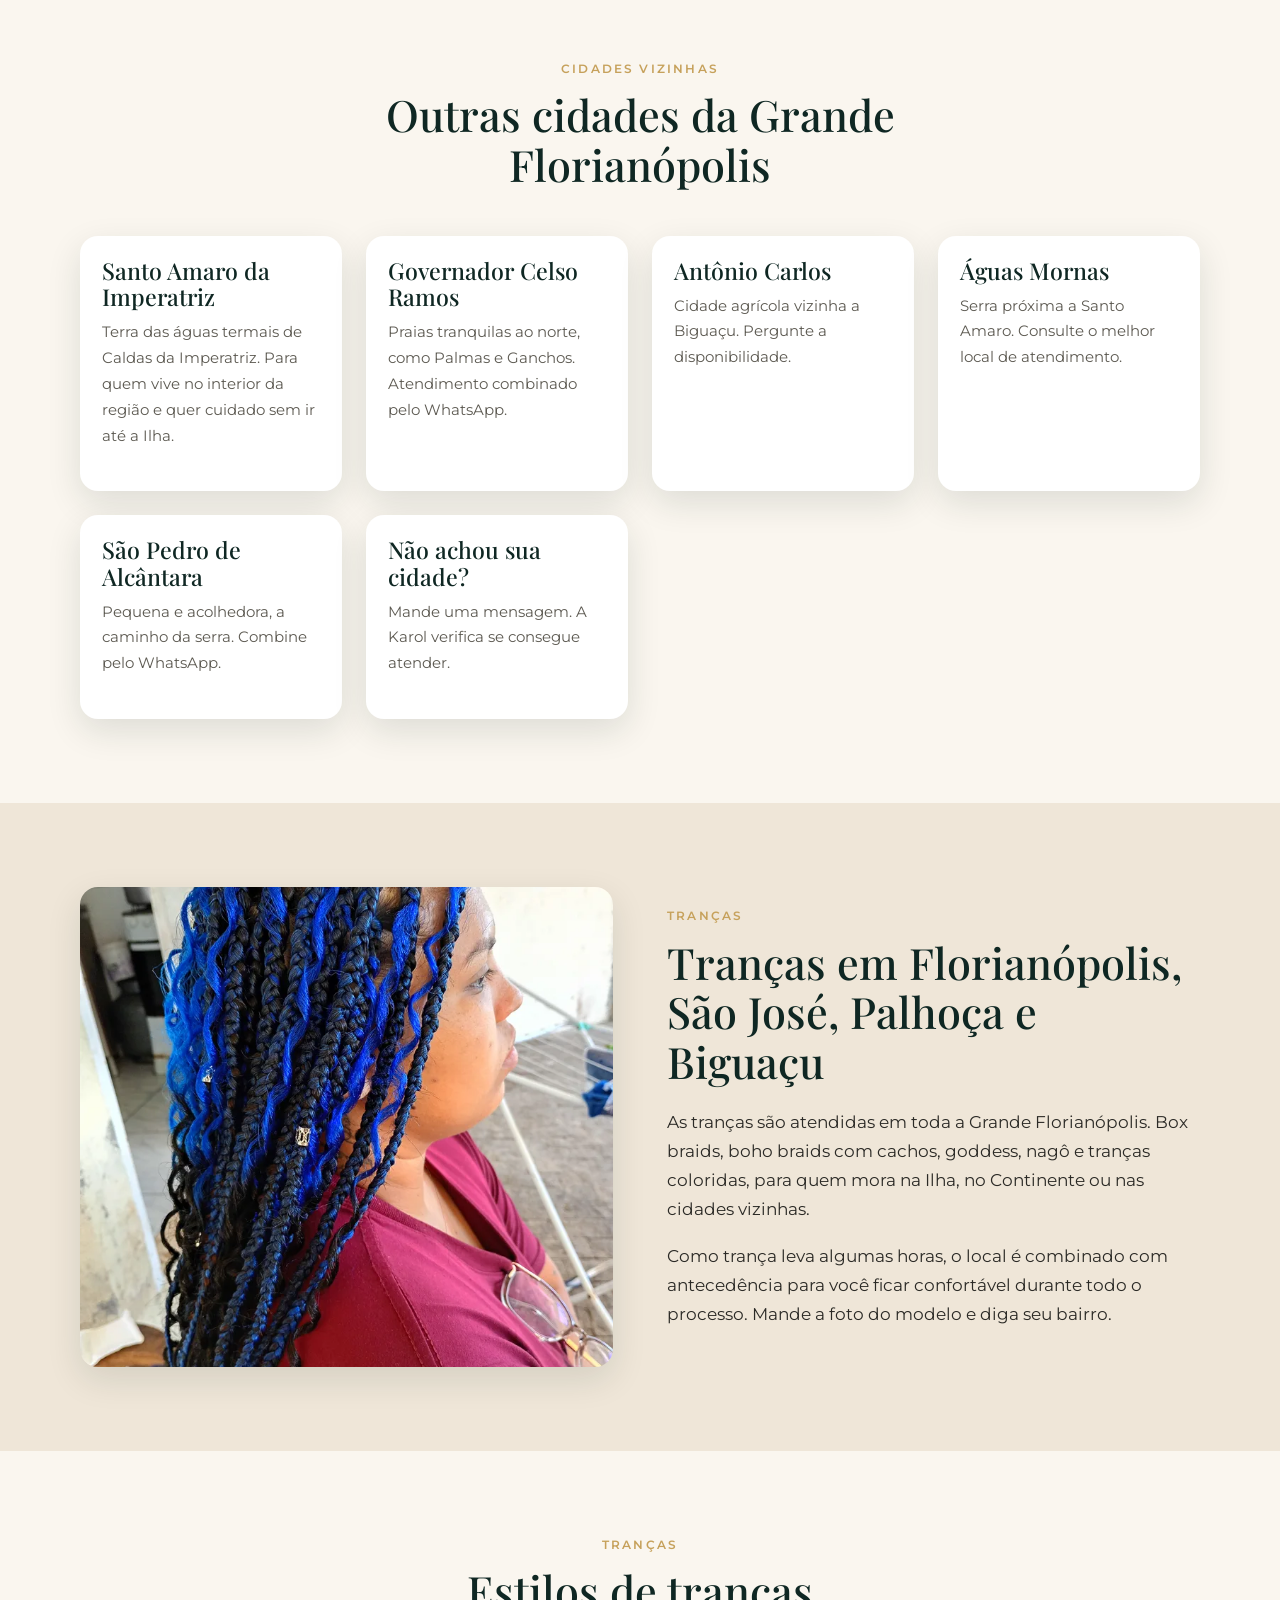
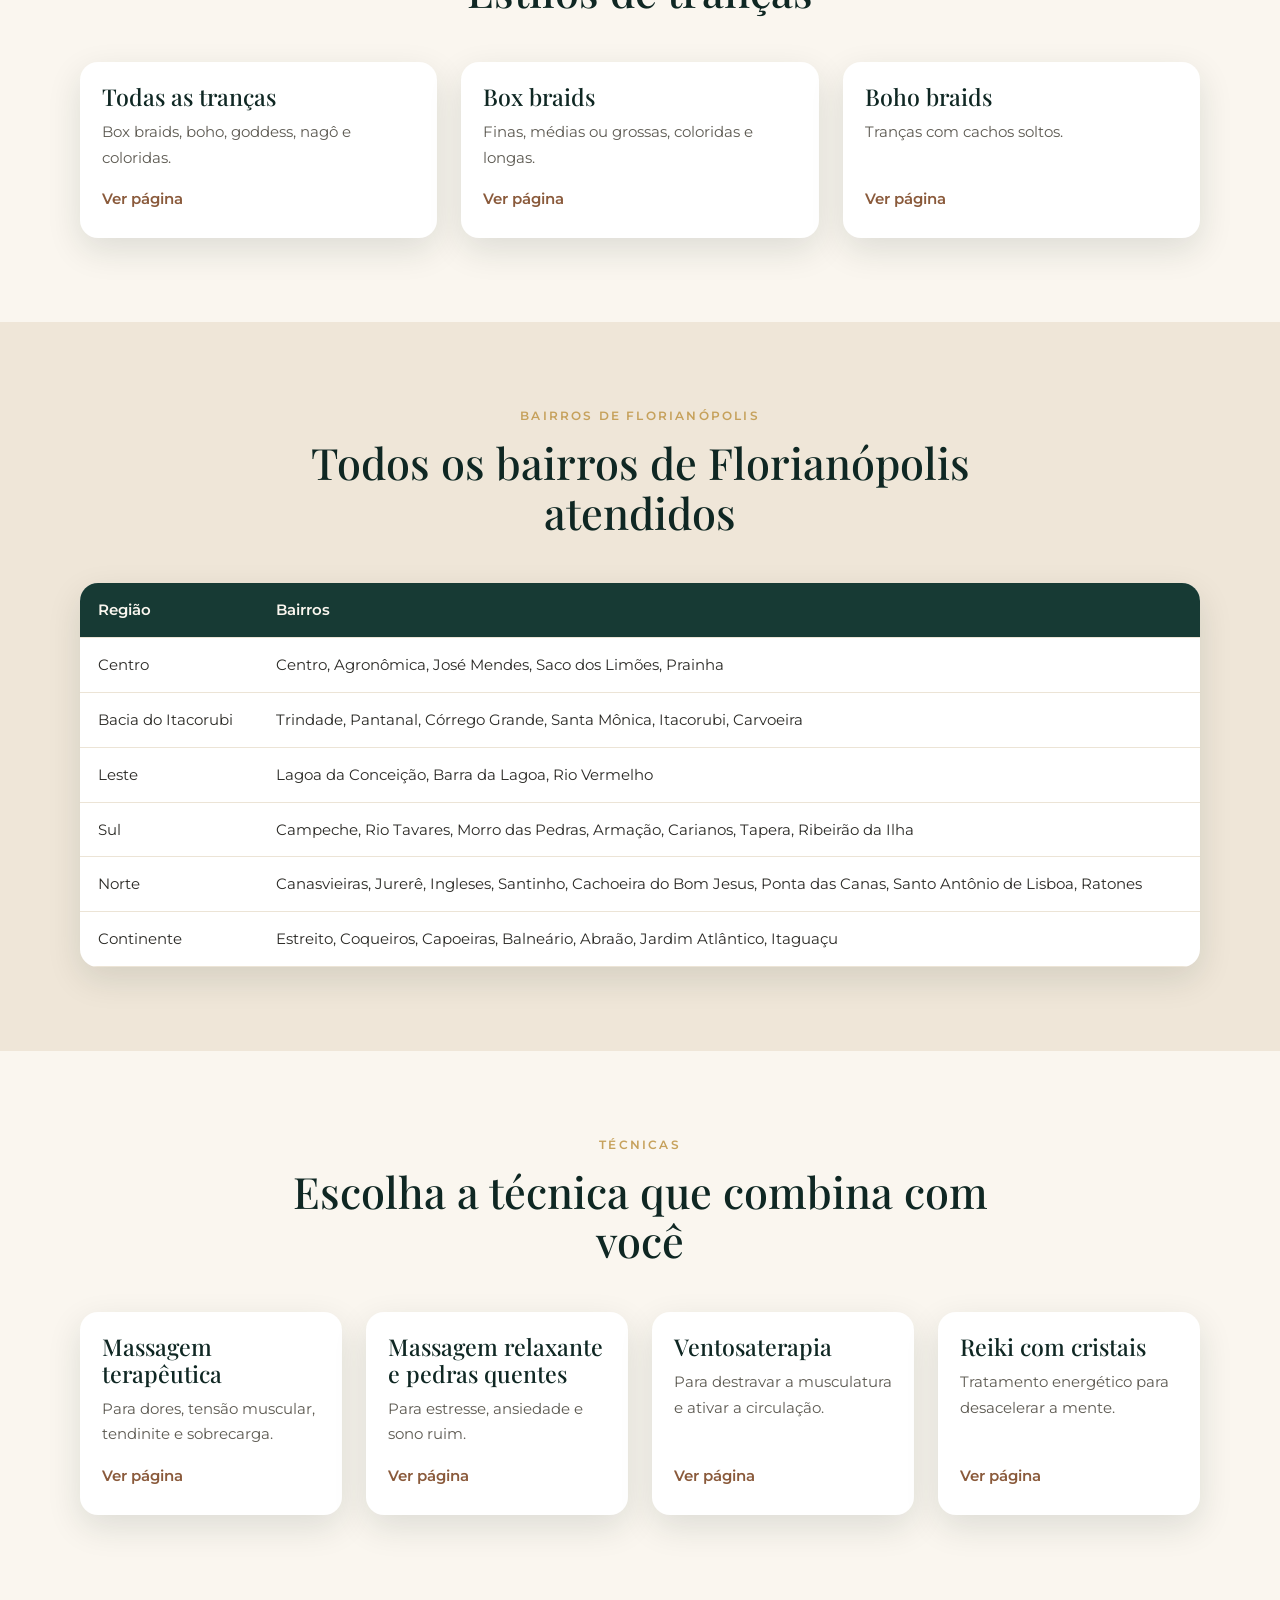
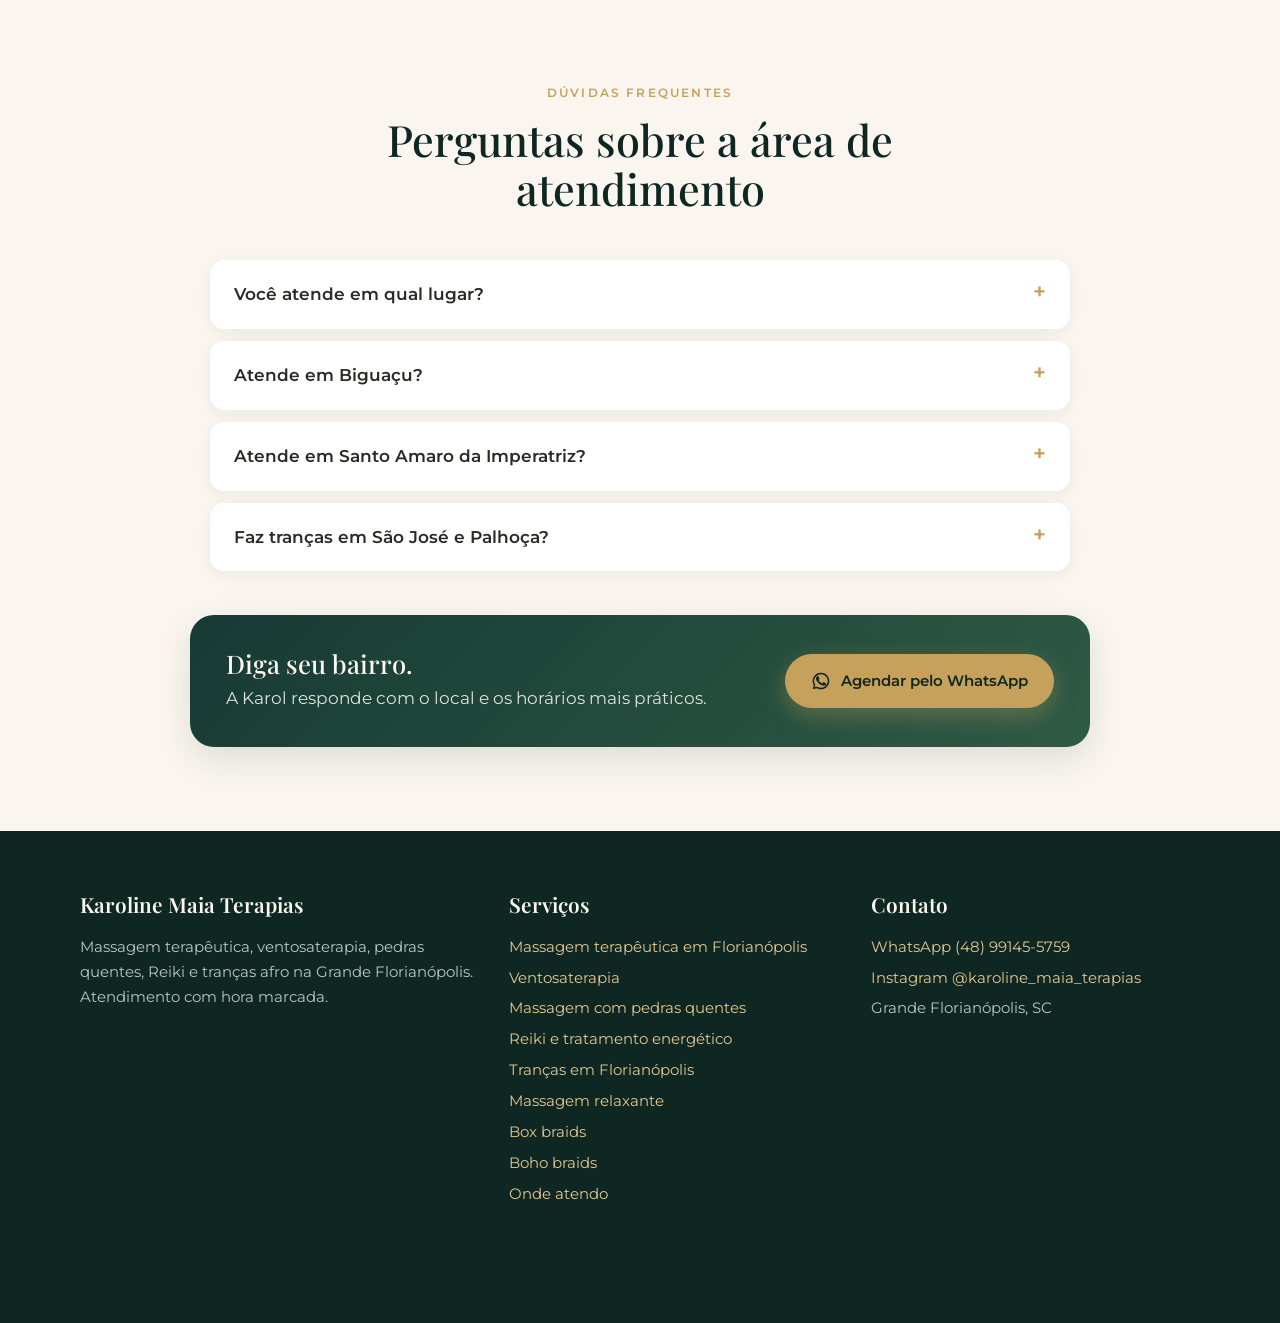
<file: atendimento-grande-florianopolis/index.html>
<!doctype html>
<html lang="pt-BR">
<head>
<meta charset="utf-8">
<meta name="viewport" content="width=device-width,initial-scale=1">
<title>Massagem e Tranças na Grande Florianópolis | Onde Atendo</title>
<meta name="description" content="Massagem terapêutica e tranças em Florianópolis, São José, Palhoça, Biguaçu, Santo Amaro da Imperatriz e região. Veja bairros atendidos e agende.">
<link rel="canonical" href="https://karolinemaiaterapias.com.br/atendimento-grande-florianopolis/">
<meta name="robots" content="noindex,nofollow">
<meta property="og:type" content="website"><meta property="og:locale" content="pt_BR">
<meta property="og:title" content="Massagem e Tranças na Grande Florianópolis | Onde Atendo"><meta property="og:description" content="Massagem terapêutica e tranças em Florianópolis, São José, Palhoça, Biguaçu, Santo Amaro da Imperatriz e região. Veja bairros atendidos e agende.">
<meta property="og:url" content="https://karolinemaiaterapias.com.br/atendimento-grande-florianopolis/"><meta property="og:image" content="https://karolinemaiaterapias.com.br/img/karol-massagem-terapeutica-raspagem.webp">
<meta name="theme-color" content="#0f2723">
<link rel="icon" type="image/png" href="../img/favicon.png">
<link rel="preconnect" href="https://fonts.googleapis.com"><link rel="preconnect" href="https://fonts.gstatic.com" crossorigin>
<link href="https://fonts.googleapis.com/css2?family=Playfair+Display:ital,wght@0,500;0,600;1,500&family=Montserrat:wght@400;500;600&display=swap" rel="stylesheet">
<link rel="stylesheet" href="../style.css">

<script type="application/ld+json">{"@context": "https://schema.org", "@graph": [{"@type": "HealthAndBeautyBusiness", "@id": "https://karolinemaiaterapias.com.br/#negocio", "name": "Karoline Maia Terapias", "url": "https://karolinemaiaterapias.com.br/", "telephone": "+55 48 99145-5759", "image": "https://karolinemaiaterapias.com.br/img/karol-massagem-terapeutica-raspagem.webp", "logo": "https://karolinemaiaterapias.com.br/img/logo-kmt.webp", "sameAs": ["https://www.instagram.com/karoline_maia_terapias/"], "areaServed": [{"@type": "City", "name": "Florianópolis, SC"}, {"@type": "City", "name": "São José, SC"}, {"@type": "City", "name": "Palhoça, SC"}, {"@type": "City", "name": "Biguaçu, SC"}, {"@type": "City", "name": "Santo Amaro da Imperatriz, SC"}, {"@type": "City", "name": "Governador Celso Ramos, SC"}, {"@type": "City", "name": "Antônio Carlos, SC"}, {"@type": "City", "name": "Águas Mornas, SC"}, {"@type": "City", "name": "São Pedro de Alcântara, SC"}], "founder": {"@type": "Person", "name": "Karoline Maia"}, "knowsAbout": ["Massagem terapêutica", "Massagem relaxante", "Ventosaterapia", "Massagem com pedras quentes", "Reiki", "Box braids", "Tranças boho", "Tranças nagô"]}, {"@type": "Service", "name": "Massagem e tranças na Grande Florianópolis", "serviceType": "Massagem terapêutica e tranças", "provider": {"@id": "https://karolinemaiaterapias.com.br/#negocio"}, "url": "https://karolinemaiaterapias.com.br/atendimento-grande-florianopolis/", "areaServed": [{"@type": "Place", "name": "Florianópolis, SC"}, {"@type": "Place", "name": "São José, SC"}, {"@type": "Place", "name": "Palhoça, SC"}, {"@type": "Place", "name": "Biguaçu, SC"}, {"@type": "Place", "name": "Santo Amaro da Imperatriz, SC"}, {"@type": "Place", "name": "Governador Celso Ramos, SC"}, {"@type": "Place", "name": "Antônio Carlos, SC"}, {"@type": "Place", "name": "Águas Mornas, SC"}, {"@type": "Place", "name": "São Pedro de Alcântara, SC"}]}, {"@type": "FAQPage", "mainEntity": [{"@type": "Question", "name": "Você atende em qual lugar?", "acceptedAnswer": {"@type": "Answer", "text": "A Karol atende com hora marcada na Grande Florianópolis. O local exato é combinado pelo WhatsApp, de acordo com o seu bairro e o serviço."}}, {"@type": "Question", "name": "Atende em Biguaçu?", "acceptedAnswer": {"@type": "Answer", "text": "Sim, Biguaçu está na área de atendimento, tanto para massagem quanto para tranças."}}, {"@type": "Question", "name": "Atende em Santo Amaro da Imperatriz?", "acceptedAnswer": {"@type": "Answer", "text": "Pergunte pelo WhatsApp. A Karol verifica a disponibilidade para cidades mais distantes."}}, {"@type": "Question", "name": "Faz tranças em São José e Palhoça?", "acceptedAnswer": {"@type": "Answer", "text": "Sim, as tranças são atendidas em toda a Grande Florianópolis."}}]}, {"@type": "BreadcrumbList", "itemListElement": [{"@type": "ListItem", "position": 1, "name": "Início", "item": "https://karolinemaiaterapias.com.br/"}, {"@type": "ListItem", "position": 2, "name": "Onde atendo", "item": "https://karolinemaiaterapias.com.br/atendimento-grande-florianopolis/"}]}]}</script>
</head>
<body>
<header class="topo"><div class="wrap">
  <a class="marca" href=".././"><img src="../img/logo-kmt-emblema.webp" alt="Logo Karoline Maia Terapias" width="48" height="48" fetchpriority="high"><span>Karoline Maia<small>Terapias &amp; Tranças</small></span></a>
  <nav class="menu" aria-label="Principal">
    <a href="../massagem-terapeutica-florianopolis/">Massagem terapêutica</a>
    <a href="../trancas-florianopolis/">Tranças</a>
    <a href="../atendimento-grande-florianopolis/">Onde atendo</a>
    <a class="btn btn-ouro" href="https://wa.me/5548991455759?text=Ol%C3%A1%20Karol%21%20Vim%20pelo%20site%20e%20quero%20agendar%20um%20hor%C3%A1rio." target="_blank" rel="noopener" data-evt="whatsapp_click" data-local="header"><svg viewBox="0 0 24 24" fill="currentColor" aria-hidden="true"><path d="M17.5 14.4c-.3-.1-1.8-.9-2-1-.3-.1-.5-.1-.7.1-.2.3-.8 1-.9 1.2-.2.2-.3.2-.6.1-.3-.1-1.3-.5-2.4-1.5-.9-.8-1.5-1.8-1.7-2.1-.2-.3 0-.5.1-.6l.4-.5c.2-.2.2-.3.3-.5.1-.2 0-.4 0-.5l-.9-2.2c-.2-.6-.5-.5-.7-.5h-.6c-.2 0-.5.1-.8.4-.3.3-1 1-1 2.5s1.1 2.9 1.2 3.1c.1.2 2.1 3.2 5.1 4.5.7.3 1.3.5 1.7.6.7.2 1.4.2 1.9.1.6-.1 1.8-.7 2-1.4.2-.7.2-1.3.2-1.4-.1-.1-.3-.2-.6-.3zM12 2a10 10 0 0 0-8.6 15.1L2 22l5-1.3A10 10 0 1 0 12 2zm0 18.2c-1.5 0-3-.4-4.3-1.2l-.3-.2-3 .8.8-2.9-.2-.3A8.2 8.2 0 1 1 12 20.2z"/></svg>Agendar</a>
  </nav>
</div></header>
<main>

<section class="hero"><div class="wrap">
  <div>
    <nav class="migalhas" aria-label="Você está em"><a href="../">Início</a> › Onde atendo</nav>
    <span class="kicker">Área de atendimento</span>
    <h1>Massagem e tranças na Grande Florianópolis: <em>onde a Karol atende</em></h1>
    <p class="lead">Massagem e tranças na Grande Florianópolis, da Ilha ao Continente e às cidades vizinhas. Veja os bairros e cidades atendidos e combine o local mais prático pelo WhatsApp.</p>
    <div class="acoes"><a class="btn btn-ouro" href="https://wa.me/5548991455759?text=Ol%C3%A1%20Karol%21%20Vim%20pelo%20site%20e%20quero%20saber%20se%20voc%C3%AA%20atende%20no%20meu%20bairro." target="_blank" rel="noopener" data-evt="whatsapp_click" data-local="hero"><svg viewBox="0 0 24 24" fill="currentColor" aria-hidden="true"><path d="M17.5 14.4c-.3-.1-1.8-.9-2-1-.3-.1-.5-.1-.7.1-.2.3-.8 1-.9 1.2-.2.2-.3.2-.6.1-.3-.1-1.3-.5-2.4-1.5-.9-.8-1.5-1.8-1.7-2.1-.2-.3 0-.5.1-.6l.4-.5c.2-.2.2-.3.3-.5.1-.2 0-.4 0-.5l-.9-2.2c-.2-.6-.5-.5-.7-.5h-.6c-.2 0-.5.1-.8.4-.3.3-1 1-1 2.5s1.1 2.9 1.2 3.1c.1.2 2.1 3.2 5.1 4.5.7.3 1.3.5 1.7.6.7.2 1.4.2 1.9.1.6-.1 1.8-.7 2-1.4.2-.7.2-1.3.2-1.4-.1-.1-.3-.2-.6-.3zM12 2a10 10 0 0 0-8.6 15.1L2 22l5-1.3A10 10 0 1 0 12 2zm0 18.2c-1.5 0-3-.4-4.3-1.2l-.3-.2-3 .8.8-2.9-.2-.3A8.2 8.2 0 1 1 12 20.2z"/></svg>Agendar pelo WhatsApp</a></div>
    <ul class="selos"><li>Ilha</li><li>Continente</li><li>São José e Palhoça</li><li>Biguaçu e região</li></ul>
  </div>
  <div class="hero-fotos">
    <img src="../img/karol-massagem-terapeutica-raspagem.webp" alt="Karoline Maia em atendimento de massagem na Grande Florianópolis" width="663" height="1000" fetchpriority="high">
    <img src="../img/trancas-ombre-cachos.webp" alt="Tranças com cachos feitas na Grande Florianópolis" width="753" height="1000" fetchpriority="high">
  </div>
</div></section>
<section class=""><div class="wrap">
  <div class="centro"><span class="kicker">Como funciona</span><h2>Como combinar o local de atendimento</h2></div>
  <div class="cards"><div class="card"><div class="corpo"><h3>Diga seu bairro</h3><p>Assim a Karol já pensa na opção mais prática para você.</p></div></div><div class="card"><div class="corpo"><h3>Conte o serviço</h3><p>Massagem ou trança mudam o tempo necessário e a organização.</p></div></div><div class="card"><div class="corpo"><h3>Escolha o horário</h3><p>Fugir dos horários de pico nas pontes e na BR-101 faz diferença.</p></div></div><div class="card"><div class="corpo"><h3>Confirme</h3><p>Horário reservado só para você.</p></div></div></div>
</div></section><section class="sec-areia"><div class="wrap duas">
  <div><span class="kicker">Mobilidade</span><h2>Grande Florianópolis: Ilha, pontes e BR-101</h2><p>Quem mora na Grande Florianópolis sabe que a distância não é medida em quilômetros, e sim em trânsito. Atravessar a ponte no fim da tarde, pegar a Via Expressa ou a BR-101 no horário de pico pode transformar um trajeto curto numa hora no carro.</p><p>Por isso o local e o horário da sessão são sempre combinados com calma pelo WhatsApp. A ideia é que você chegue tranquila, sem ter passado estresse no caminho para um momento que deveria ser de cuidado.</p></div>
  <figure><img src="../img/massagem-relaxante-costas.webp" alt="Massagem relaxante sem estresse no caminho" width="750" height="1000" loading="lazy" decoding="async"></figure>
</div></section><section class=""><div class="wrap duas">
  <div><span class="kicker">Atendimento</span><h2>Uma terapeuta para toda a região</h2><p>Ter uma profissional de confiança que atende a Ilha, o Continente e as cidades vizinhas faz diferença: você não precisa procurar alguém novo quando muda de bairro, quando está passando uns dias na praia ou quando quer indicar para uma amiga de outra cidade.</p><p>Massagem e tranças com a mesma atenção, o mesmo cuidado e o mesmo contato no WhatsApp, onde quer que você esteja na Grande Florianópolis.</p></div>
  <figure><img src="../img/boho-braids-castanho.webp" alt="Tranças feitas para clientes de toda a região" width="753" height="1000" loading="lazy" decoding="async"></figure>
</div></section><section class="sec-verde"><div class="wrap duas">
  <div><span class="kicker">Quem atende você</span><h2>Karoline Maia, terapeuta corporal e trancista</h2><p>Karoline Maia é a fundadora da Karoline Maia Terapias e atende pessoalmente cada cliente, da massagem terapêutica, ventosa, pedras quentes e Reiki às tranças box braids e boho. Todas as fotos deste site são de atendimentos reais feitos por ela.</p><p>Atendemos com hora marcada em toda a Grande Florianópolis. Telefone e WhatsApp: (48) 99145-5759. Instagram: @karoline_maia_terapias.</p></div>
  <figure><img src="../img/karol-massagem-terapeutica-raspagem.webp" alt="Karoline Maia, fundadora da Karoline Maia Terapias" width="663" height="1000" loading="lazy" decoding="async"></figure>
</div></section><section class=""><div class="wrap">
  <div class="centro"><span class="kicker">Massagem por região</span><h2>Escolha sua região</h2><p>Cada região tem uma página com os bairros, as rotinas mais comuns e as técnicas mais indicadas.</p></div>
  <div class="cards"><a class="card" href="../massagem-sao-jose-sc/" data-evt="cta_click" data-local="interlink"><div class="corpo"><h3>Massagem em São José</h3><p>Kobrasol, Campinas, Barreiros e Forquilhinhas.</p><span class="mais">Ver página</span></div></a><a class="card" href="../massagem-palhoca/" data-evt="cta_click" data-local="interlink"><div class="corpo"><h3>Massagem em Palhoça</h3><p>Pagani, Pedra Branca, Ponte do Imaruim.</p><span class="mais">Ver página</span></div></a><a class="card" href="../massagem-centro-florianopolis/" data-evt="cta_click" data-local="interlink"><div class="corpo"><h3>Massagem no Centro de Florianópolis</h3><p>Centro, Agronômica, Trindade e Itacorubi.</p><span class="mais">Ver página</span></div></a><a class="card" href="../massagem-campeche/" data-evt="cta_click" data-local="interlink"><div class="corpo"><h3>Massagem no Campeche</h3><p>Sul e Leste da Ilha: Rio Tavares, Morro das Pedras, Lagoa.</p><span class="mais">Ver página</span></div></a><a class="card" href="../massagem-canasvieiras/" data-evt="cta_click" data-local="interlink"><div class="corpo"><h3>Massagem em Canasvieiras</h3><p>Norte da Ilha: Jurerê, Ingleses, Cachoeira.</p><span class="mais">Ver página</span></div></a><a class="card" href="../massagem-estreito/" data-evt="cta_click" data-local="interlink"><div class="corpo"><h3>Massagem no Estreito</h3><p>Continente: Coqueiros, Capoeiras, Balneário.</p><span class="mais">Ver página</span></div></a></div>
</div></section><section class="sec-areia"><div class="wrap duas">
  <div><span class="kicker">Biguaçu</span><h2>Massagem e tranças em Biguaçu</h2><p>Biguaçu fica ao norte de São José, ao longo da BR-101, e tem bairros como o Centro, Jardim Janaína, Fundos e Bom Viver. A procura por massagem em Biguaçu ainda é pequena no Google, mas quem mora lá sabe como é cansativo depender da Capital para tudo.</p><p>A Karol atende clientes de Biguaçu com massagem terapêutica, relaxante, ventosa, pedras quentes, Reiki e também tranças. O local e o horário são combinados pelo WhatsApp, pensando no trânsito da BR-101.</p></div>
  <figure><img src="../img/massagem-relaxante-costas.webp" alt="Massagem relaxante para cliente de Biguaçu" width="750" height="1000" loading="lazy" decoding="async"></figure>
</div></section><section class=""><div class="wrap">
  <div class="centro"><span class="kicker">Cidades vizinhas</span><h2>Outras cidades da Grande Florianópolis</h2></div>
  <div class="cards"><div class="card"><div class="corpo"><h3>Santo Amaro da Imperatriz</h3><p>Terra das águas termais de Caldas da Imperatriz. Para quem vive no interior da região e quer cuidado sem ir até a Ilha.</p></div></div><div class="card"><div class="corpo"><h3>Governador Celso Ramos</h3><p>Praias tranquilas ao norte, como Palmas e Ganchos. Atendimento combinado pelo WhatsApp.</p></div></div><div class="card"><div class="corpo"><h3>Antônio Carlos</h3><p>Cidade agrícola vizinha a Biguaçu. Pergunte a disponibilidade.</p></div></div><div class="card"><div class="corpo"><h3>Águas Mornas</h3><p>Serra próxima a Santo Amaro. Consulte o melhor local de atendimento.</p></div></div><div class="card"><div class="corpo"><h3>São Pedro de Alcântara</h3><p>Pequena e acolhedora, a caminho da serra. Combine pelo WhatsApp.</p></div></div><div class="card"><div class="corpo"><h3>Não achou sua cidade?</h3><p>Mande uma mensagem. A Karol verifica se consegue atender.</p></div></div></div>
</div></section><section class="sec-areia"><div class="wrap duas inv">
  <div><span class="kicker">Tranças</span><h2>Tranças em Florianópolis, São José, Palhoça e Biguaçu</h2><p>As tranças são atendidas em toda a Grande Florianópolis. Box braids, boho braids com cachos, goddess, nagô e tranças coloridas, para quem mora na Ilha, no Continente ou nas cidades vizinhas.</p><p>Como trança leva algumas horas, o local é combinado com antecedência para você ficar confortável durante todo o processo. Mande a foto do modelo e diga seu bairro.</p></div>
  <figure><img src="../img/box-braids-azul-perfil.webp" alt="Box braids azul feitas na Grande Florianópolis" width="753" height="1000" loading="lazy" decoding="async"></figure>
</div></section><section class=""><div class="wrap">
  <div class="centro"><span class="kicker">Tranças</span><h2>Estilos de tranças</h2></div>
  <div class="cards"><a class="card" href="../trancas-florianopolis/" data-evt="cta_click" data-local="interlink"><div class="corpo"><h3>Todas as tranças</h3><p>Box braids, boho, goddess, nagô e coloridas.</p><span class="mais">Ver página</span></div></a><a class="card" href="../box-braids-florianopolis/" data-evt="cta_click" data-local="interlink"><div class="corpo"><h3>Box braids</h3><p>Finas, médias ou grossas, coloridas e longas.</p><span class="mais">Ver página</span></div></a><a class="card" href="../boho-braids-florianopolis/" data-evt="cta_click" data-local="interlink"><div class="corpo"><h3>Boho braids</h3><p>Tranças com cachos soltos.</p><span class="mais">Ver página</span></div></a></div>
</div></section><section class="sec-areia"><div class="wrap">
  <div class="centro"><span class="kicker">Bairros de Florianópolis</span><h2>Todos os bairros de Florianópolis atendidos</h2></div>
  <div class="table-scroll"><table><thead><tr><th>Região</th><th>Bairros</th></tr></thead><tbody><tr><td>Centro</td><td>Centro, Agronômica, José Mendes, Saco dos Limões, Prainha</td></tr><tr><td>Bacia do Itacorubi</td><td>Trindade, Pantanal, Córrego Grande, Santa Mônica, Itacorubi, Carvoeira</td></tr><tr><td>Leste</td><td>Lagoa da Conceição, Barra da Lagoa, Rio Vermelho</td></tr><tr><td>Sul</td><td>Campeche, Rio Tavares, Morro das Pedras, Armação, Carianos, Tapera, Ribeirão da Ilha</td></tr><tr><td>Norte</td><td>Canasvieiras, Jurerê, Ingleses, Santinho, Cachoeira do Bom Jesus, Ponta das Canas, Santo Antônio de Lisboa, Ratones</td></tr><tr><td>Continente</td><td>Estreito, Coqueiros, Capoeiras, Balneário, Abraão, Jardim Atlântico, Itaguaçu</td></tr></tbody></table></div>
</div></section><section class=""><div class="wrap">
  <div class="centro"><span class="kicker">Técnicas</span><h2>Escolha a técnica que combina com você</h2></div>
  <div class="cards"><a class="card" href="../massagem-terapeutica-florianopolis/" data-evt="cta_click" data-local="interlink"><div class="corpo"><h3>Massagem terapêutica</h3><p>Para dores, tensão muscular, tendinite e sobrecarga.</p><span class="mais">Ver página</span></div></a><a class="card" href="../massagem-relaxante-florianopolis/" data-evt="cta_click" data-local="interlink"><div class="corpo"><h3>Massagem relaxante e pedras quentes</h3><p>Para estresse, ansiedade e sono ruim.</p><span class="mais">Ver página</span></div></a><a class="card" href="../ventosaterapia-florianopolis/" data-evt="cta_click" data-local="interlink"><div class="corpo"><h3>Ventosaterapia</h3><p>Para destravar a musculatura e ativar a circulação.</p><span class="mais">Ver página</span></div></a><a class="card" href="../reiki-florianopolis/" data-evt="cta_click" data-local="interlink"><div class="corpo"><h3>Reiki com cristais</h3><p>Tratamento energético para desacelerar a mente.</p><span class="mais">Ver página</span></div></a></div>
</div></section>
<section><div class="wrap">
  <div class="centro"><span class="kicker">Dúvidas frequentes</span><h2>Perguntas sobre a área de atendimento</h2></div>
  <div class="faq"><details><summary>Você atende em qual lugar?</summary><p>A Karol atende com hora marcada na Grande Florianópolis. O local exato é combinado pelo WhatsApp, de acordo com o seu bairro e o serviço.</p></details><details><summary>Atende em Biguaçu?</summary><p>Sim, Biguaçu está na área de atendimento, tanto para massagem quanto para tranças.</p></details><details><summary>Atende em Santo Amaro da Imperatriz?</summary><p>Pergunte pelo WhatsApp. A Karol verifica a disponibilidade para cidades mais distantes.</p></details><details><summary>Faz tranças em São José e Palhoça?</summary><p>Sim, as tranças são atendidas em toda a Grande Florianópolis.</p></details></div>
  <div class="cta-inline"><div><h3>Diga seu bairro.</h3><p>A Karol responde com o local e os horários mais práticos.</p></div><a class="btn btn-ouro" href="https://wa.me/5548991455759?text=Ol%C3%A1%20Karol%21%20Vim%20pelo%20site%20e%20quero%20saber%20se%20voc%C3%AA%20atende%20no%20meu%20bairro." target="_blank" rel="noopener" data-evt="whatsapp_click" data-local="final"><svg viewBox="0 0 24 24" fill="currentColor" aria-hidden="true"><path d="M17.5 14.4c-.3-.1-1.8-.9-2-1-.3-.1-.5-.1-.7.1-.2.3-.8 1-.9 1.2-.2.2-.3.2-.6.1-.3-.1-1.3-.5-2.4-1.5-.9-.8-1.5-1.8-1.7-2.1-.2-.3 0-.5.1-.6l.4-.5c.2-.2.2-.3.3-.5.1-.2 0-.4 0-.5l-.9-2.2c-.2-.6-.5-.5-.7-.5h-.6c-.2 0-.5.1-.8.4-.3.3-1 1-1 2.5s1.1 2.9 1.2 3.1c.1.2 2.1 3.2 5.1 4.5.7.3 1.3.5 1.7.6.7.2 1.4.2 1.9.1.6-.1 1.8-.7 2-1.4.2-.7.2-1.3.2-1.4-.1-.1-.3-.2-.6-.3zM12 2a10 10 0 0 0-8.6 15.1L2 22l5-1.3A10 10 0 1 0 12 2zm0 18.2c-1.5 0-3-.4-4.3-1.2l-.3-.2-3 .8.8-2.9-.2-.3A8.2 8.2 0 1 1 12 20.2z"/></svg>Agendar pelo WhatsApp</a></div>
</div></section>

</main>
<footer><div class="wrap">
  <div><h4>Karoline Maia Terapias</h4><p>Massagem terapêutica, ventosaterapia, pedras quentes, Reiki e tranças afro na Grande Florianópolis. Atendimento com hora marcada.</p></div>
  <div><h4>Serviços</h4><ul>
    <li><a href="../massagem-terapeutica-florianopolis/">Massagem terapêutica em Florianópolis</a></li>
    <li><a href="../ventosaterapia-florianopolis/">Ventosaterapia</a></li>
    <li><a href="../massagem-relaxante-florianopolis/">Massagem com pedras quentes</a></li>
    <li><a href="../reiki-florianopolis/">Reiki e tratamento energético</a></li>
    <li><a href="../trancas-florianopolis/">Tranças em Florianópolis</a></li>
    <li><a href="../massagem-relaxante-florianopolis/">Massagem relaxante</a></li>
    <li><a href="../box-braids-florianopolis/">Box braids</a></li>
    <li><a href="../boho-braids-florianopolis/">Boho braids</a></li>
    <li><a href="../atendimento-grande-florianopolis/">Onde atendo</a></li>
  </ul></div>
  <div><h4>Contato</h4><ul>
    <li><a href="https://wa.me/5548991455759?text=Ol%C3%A1%20Karol%21%20Vim%20pelo%20site." target="_blank" rel="noopener" data-evt="whatsapp_click" data-local="footer">WhatsApp (48) 99145-5759</a></li>
    <li><a href="https://www.instagram.com/karoline_maia_terapias/" target="_blank" rel="noopener" data-evt="outbound_click">Instagram @karoline_maia_terapias</a></li>
    <li>Grande Florianópolis, SC</li>
  </ul></div>
</div></footer>
<a class="wa-flutua" href="https://wa.me/5548991455759?text=Ol%C3%A1%20Karol%21%20Vim%20pelo%20site%20e%20quero%20agendar." target="_blank" rel="noopener" data-evt="whatsapp_click" data-local="flutuante" aria-label="Agendar pelo WhatsApp"><svg viewBox="0 0 24 24" fill="currentColor" aria-hidden="true"><path d="M17.5 14.4c-.3-.1-1.8-.9-2-1-.3-.1-.5-.1-.7.1-.2.3-.8 1-.9 1.2-.2.2-.3.2-.6.1-.3-.1-1.3-.5-2.4-1.5-.9-.8-1.5-1.8-1.7-2.1-.2-.3 0-.5.1-.6l.4-.5c.2-.2.2-.3.3-.5.1-.2 0-.4 0-.5l-.9-2.2c-.2-.6-.5-.5-.7-.5h-.6c-.2 0-.5.1-.8.4-.3.3-1 1-1 2.5s1.1 2.9 1.2 3.1c.1.2 2.1 3.2 5.1 4.5.7.3 1.3.5 1.7.6.7.2 1.4.2 1.9.1.6-.1 1.8-.7 2-1.4.2-.7.2-1.3.2-1.4-.1-.1-.3-.2-.6-.3zM12 2a10 10 0 0 0-8.6 15.1L2 22l5-1.3A10 10 0 1 0 12 2zm0 18.2c-1.5 0-3-.4-4.3-1.2l-.3-.2-3 .8.8-2.9-.2-.3A8.2 8.2 0 1 1 12 20.2z"/></svg><span>Agendar</span></a>
<script>
document.addEventListener('click',function(e){var a=e.target.closest('[data-evt]');if(!a)return;var p={page:location.pathname,local:a.dataset.local||'',link_text:(a.textContent||'').trim().slice(0,60)};
window.dataLayer=window.dataLayer||[];window.dataLayer.push(Object.assign({event:a.dataset.evt},p));
if(typeof gtag==='function'){gtag('event',a.dataset.evt,p);if(a.dataset.evt==='whatsapp_click')gtag('event','cta_click',p);}});
</script>
</body>
</html>
</file>
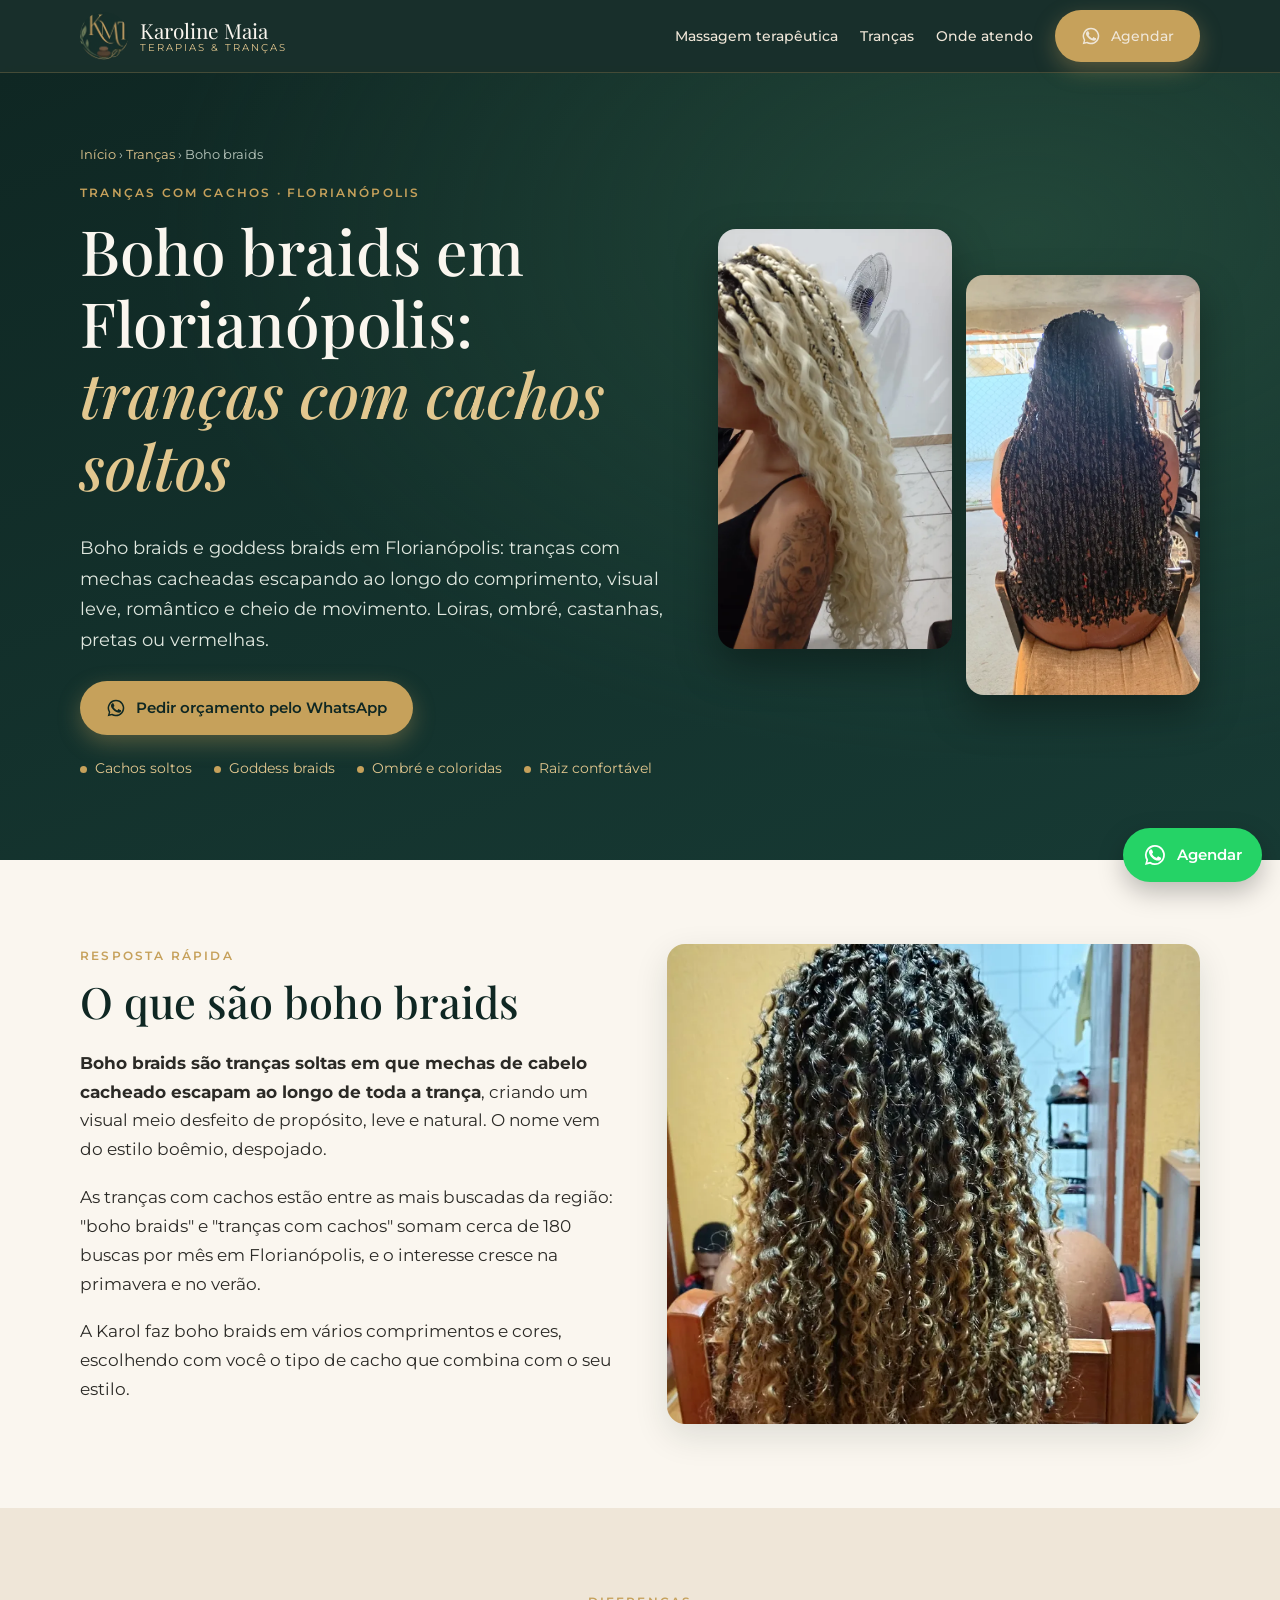
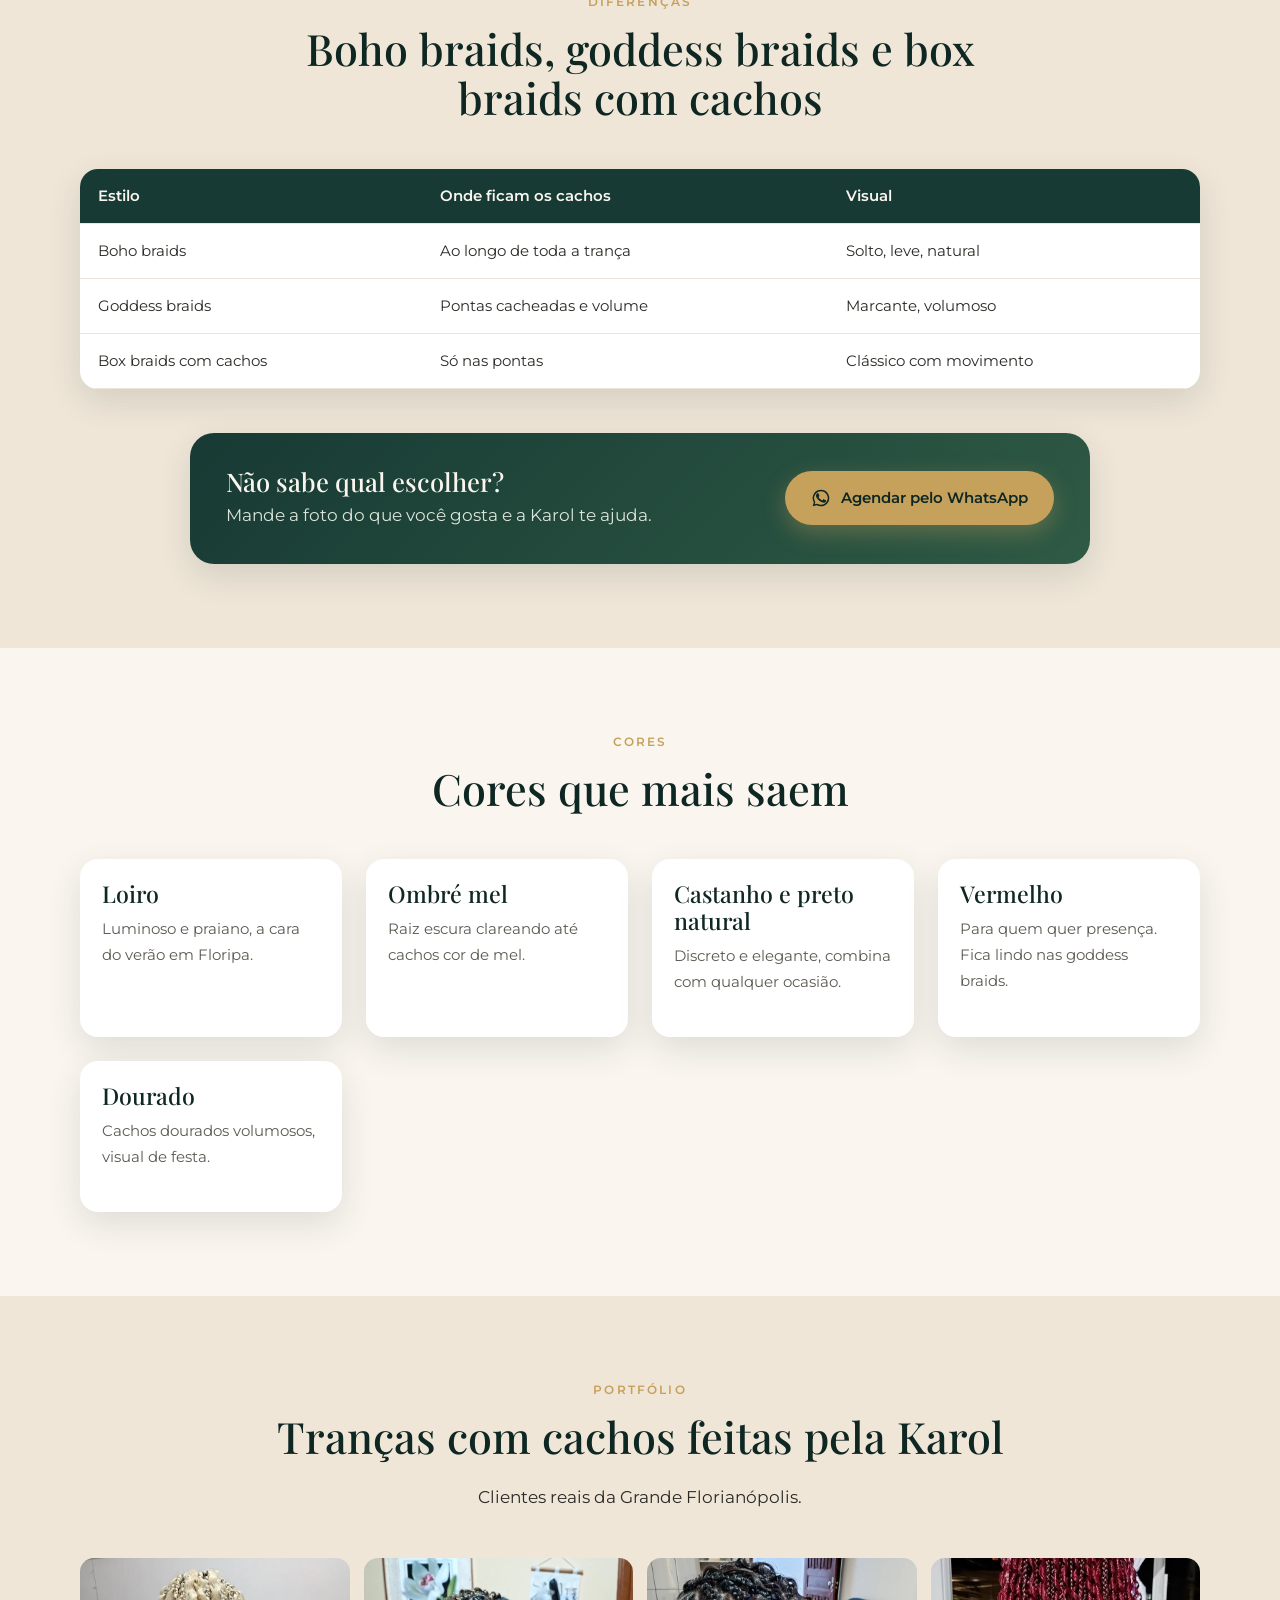
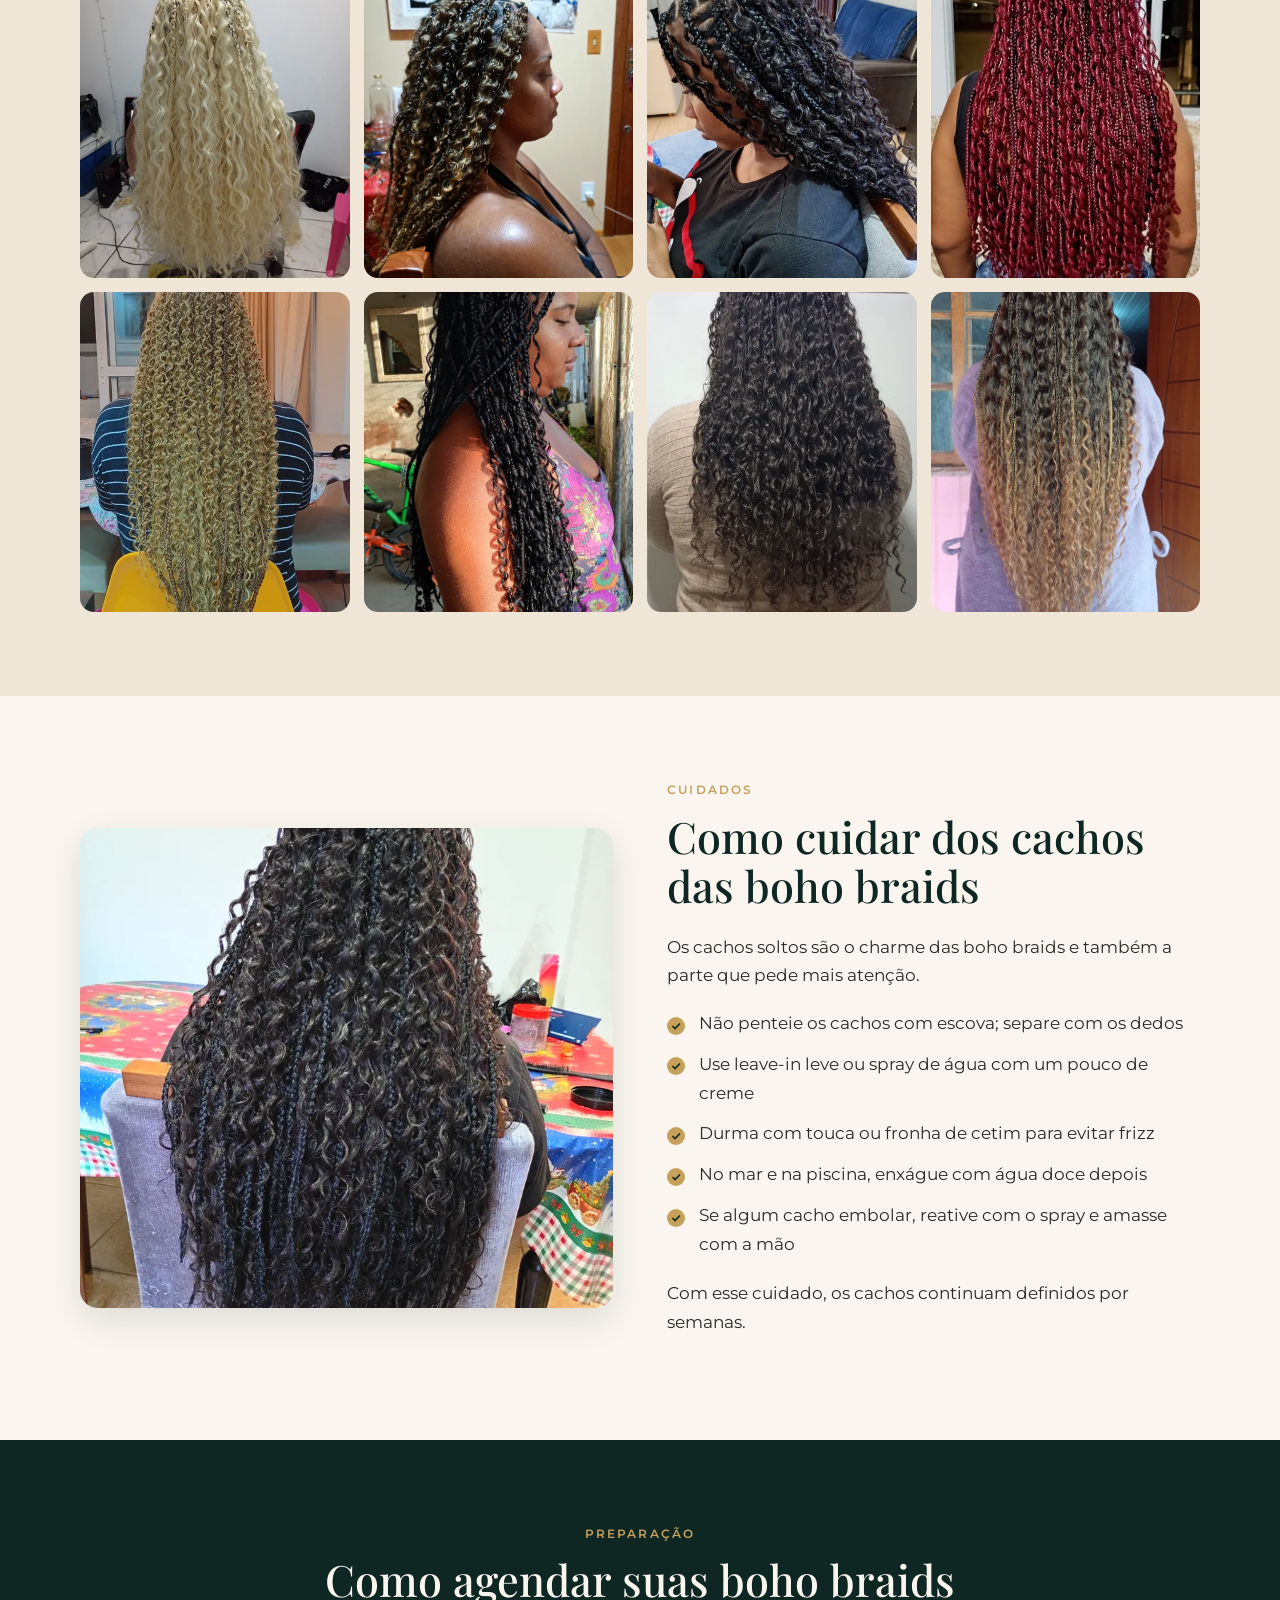
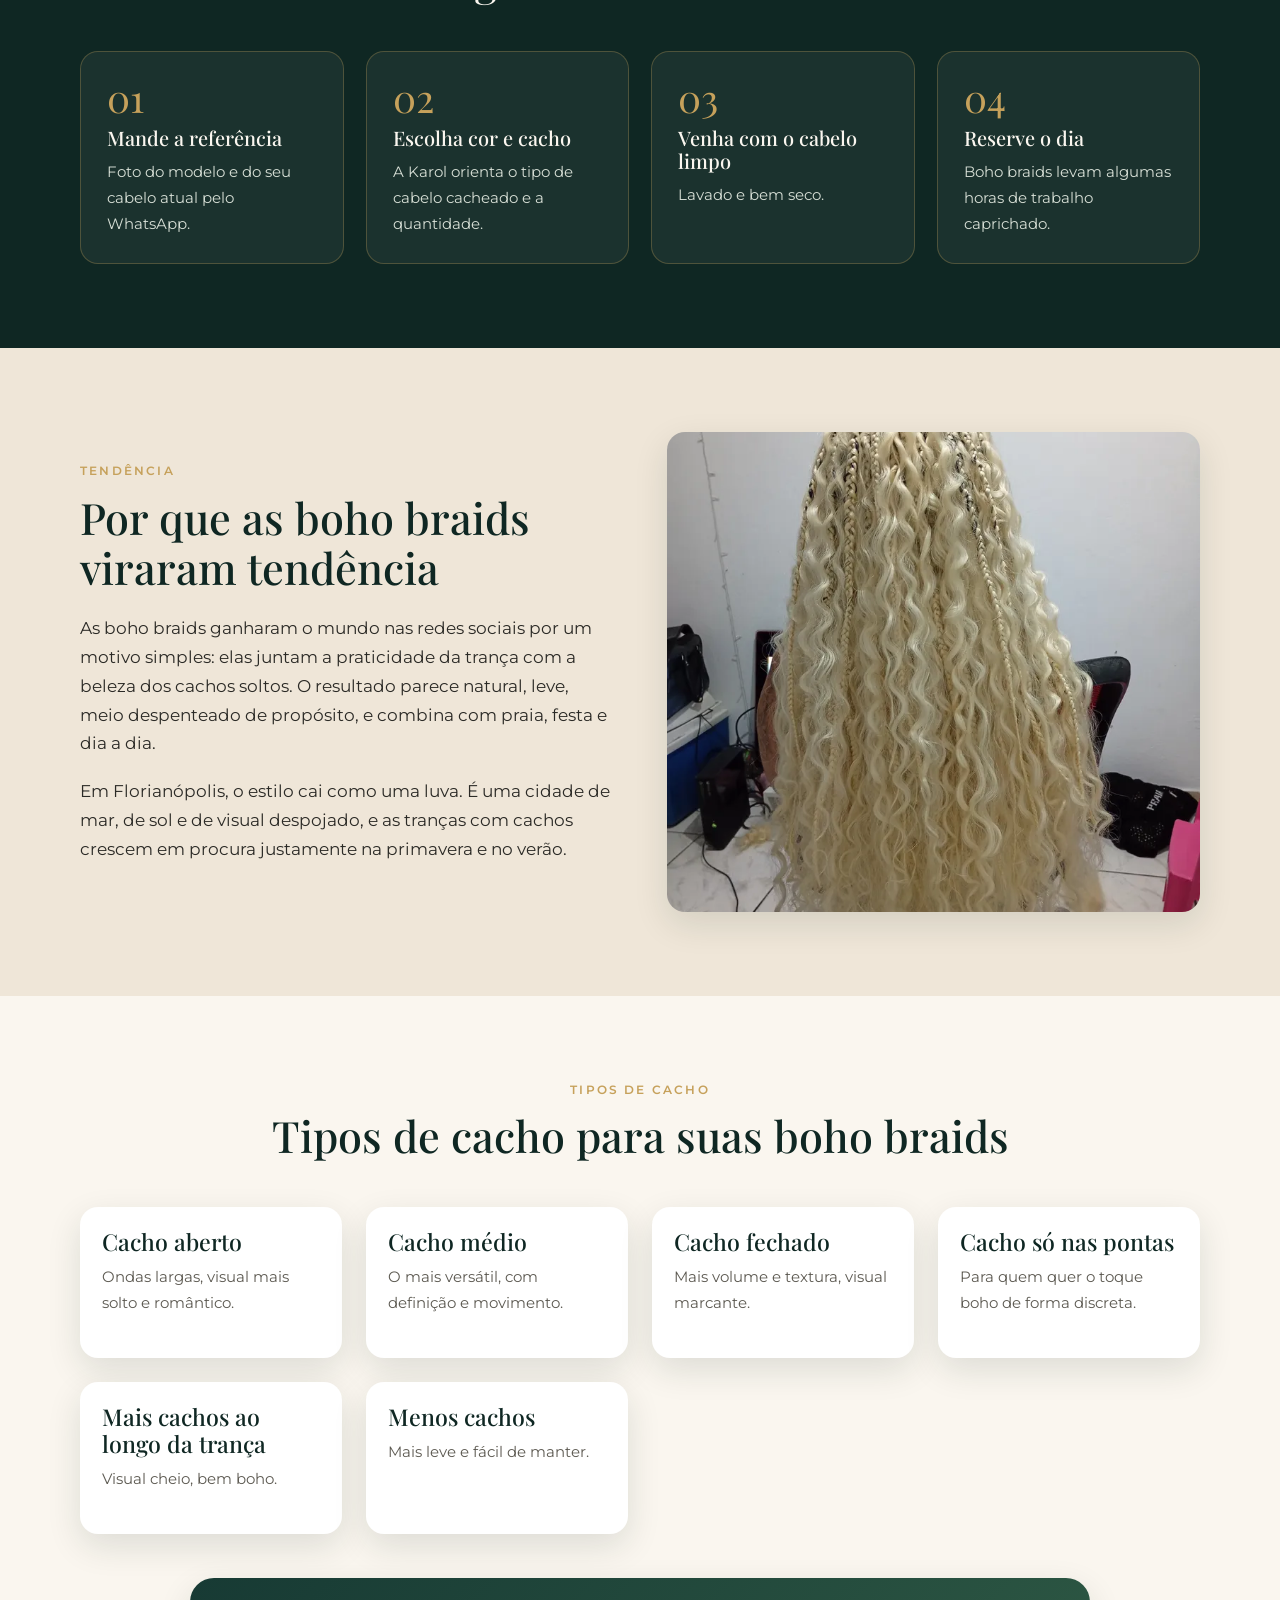
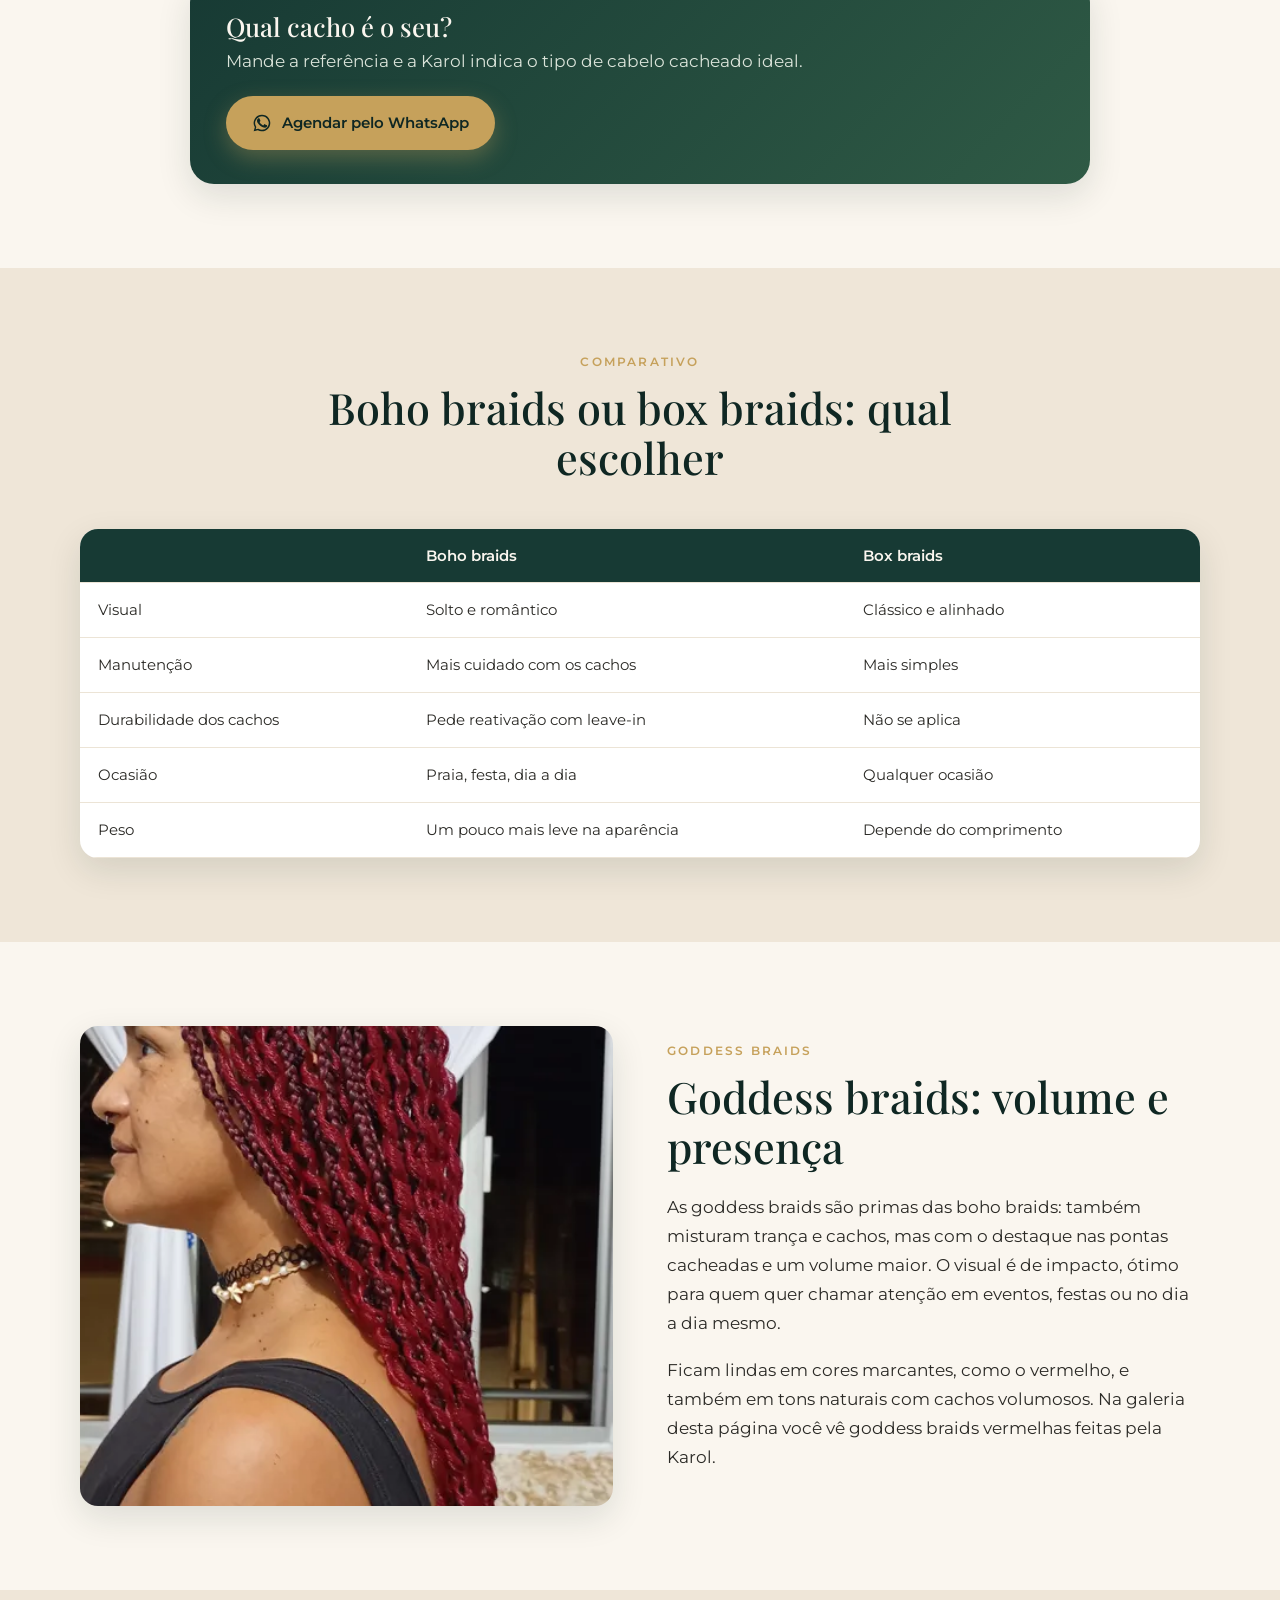
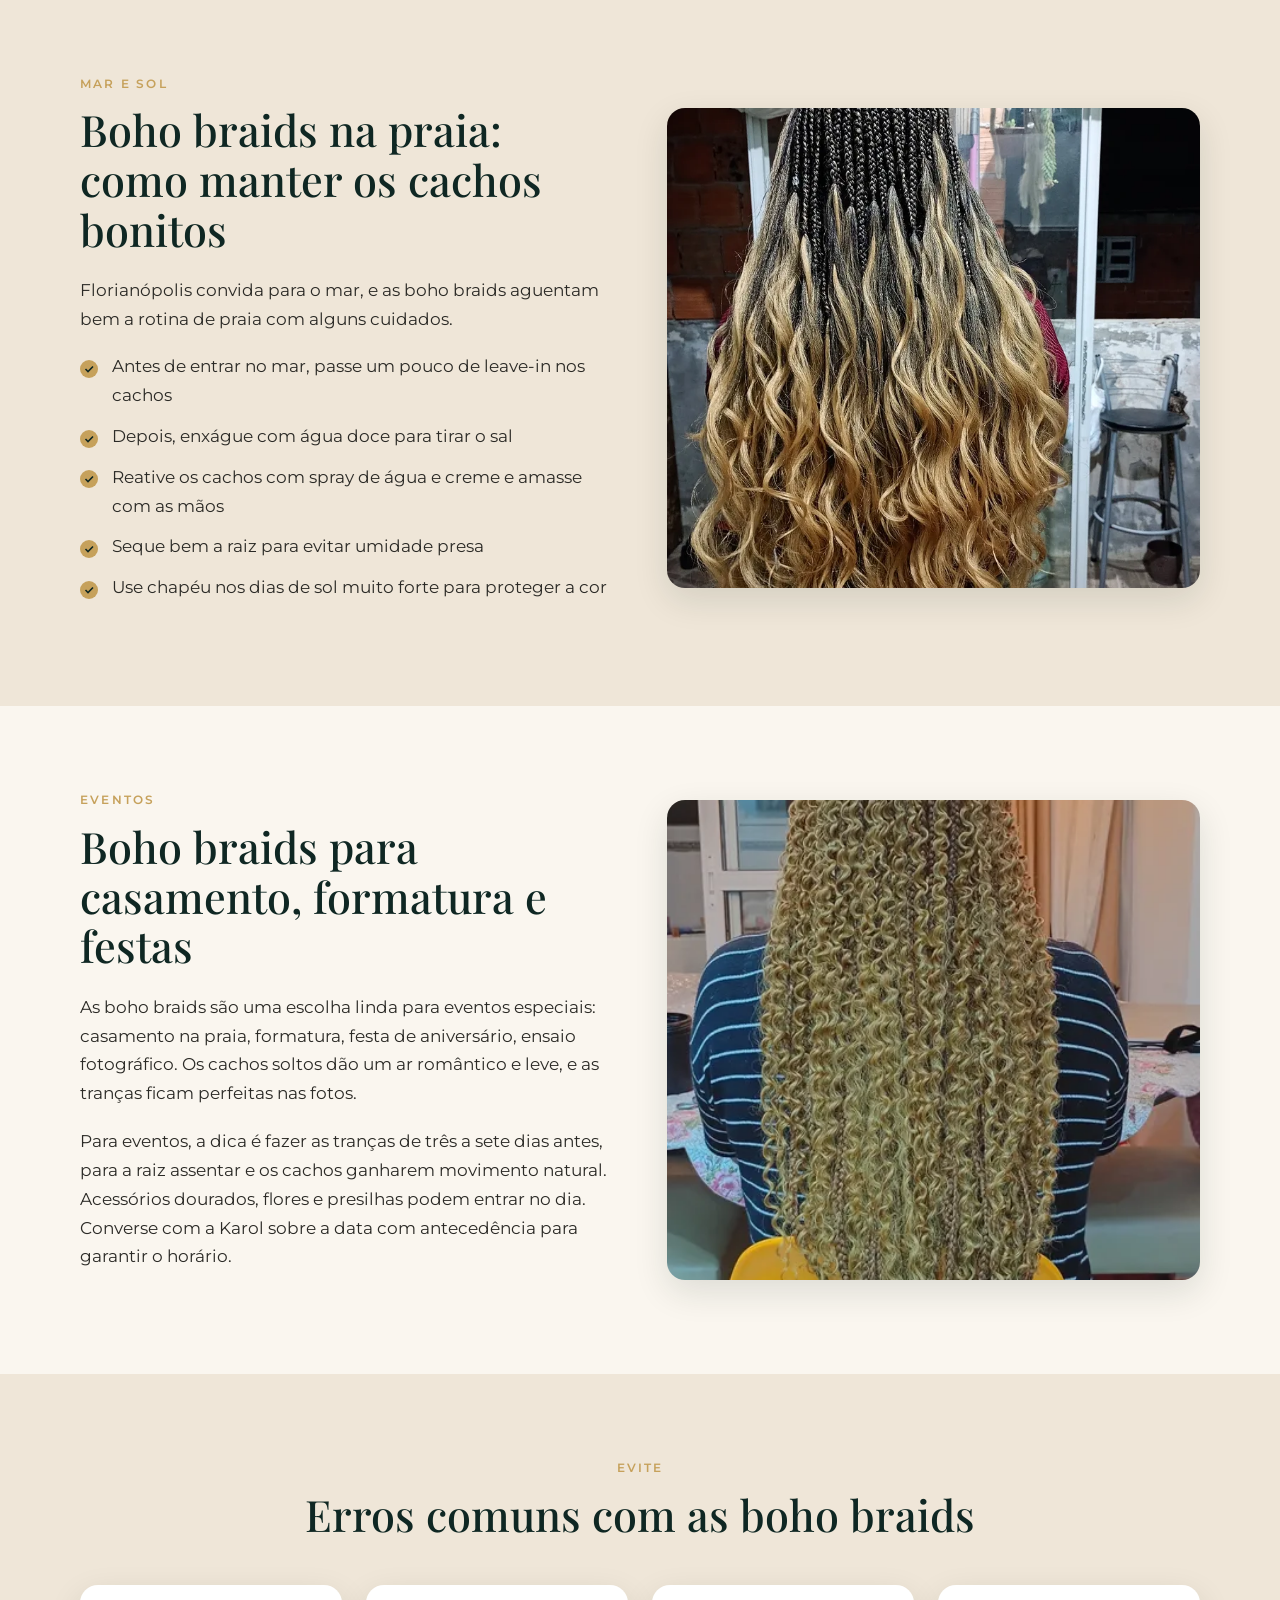
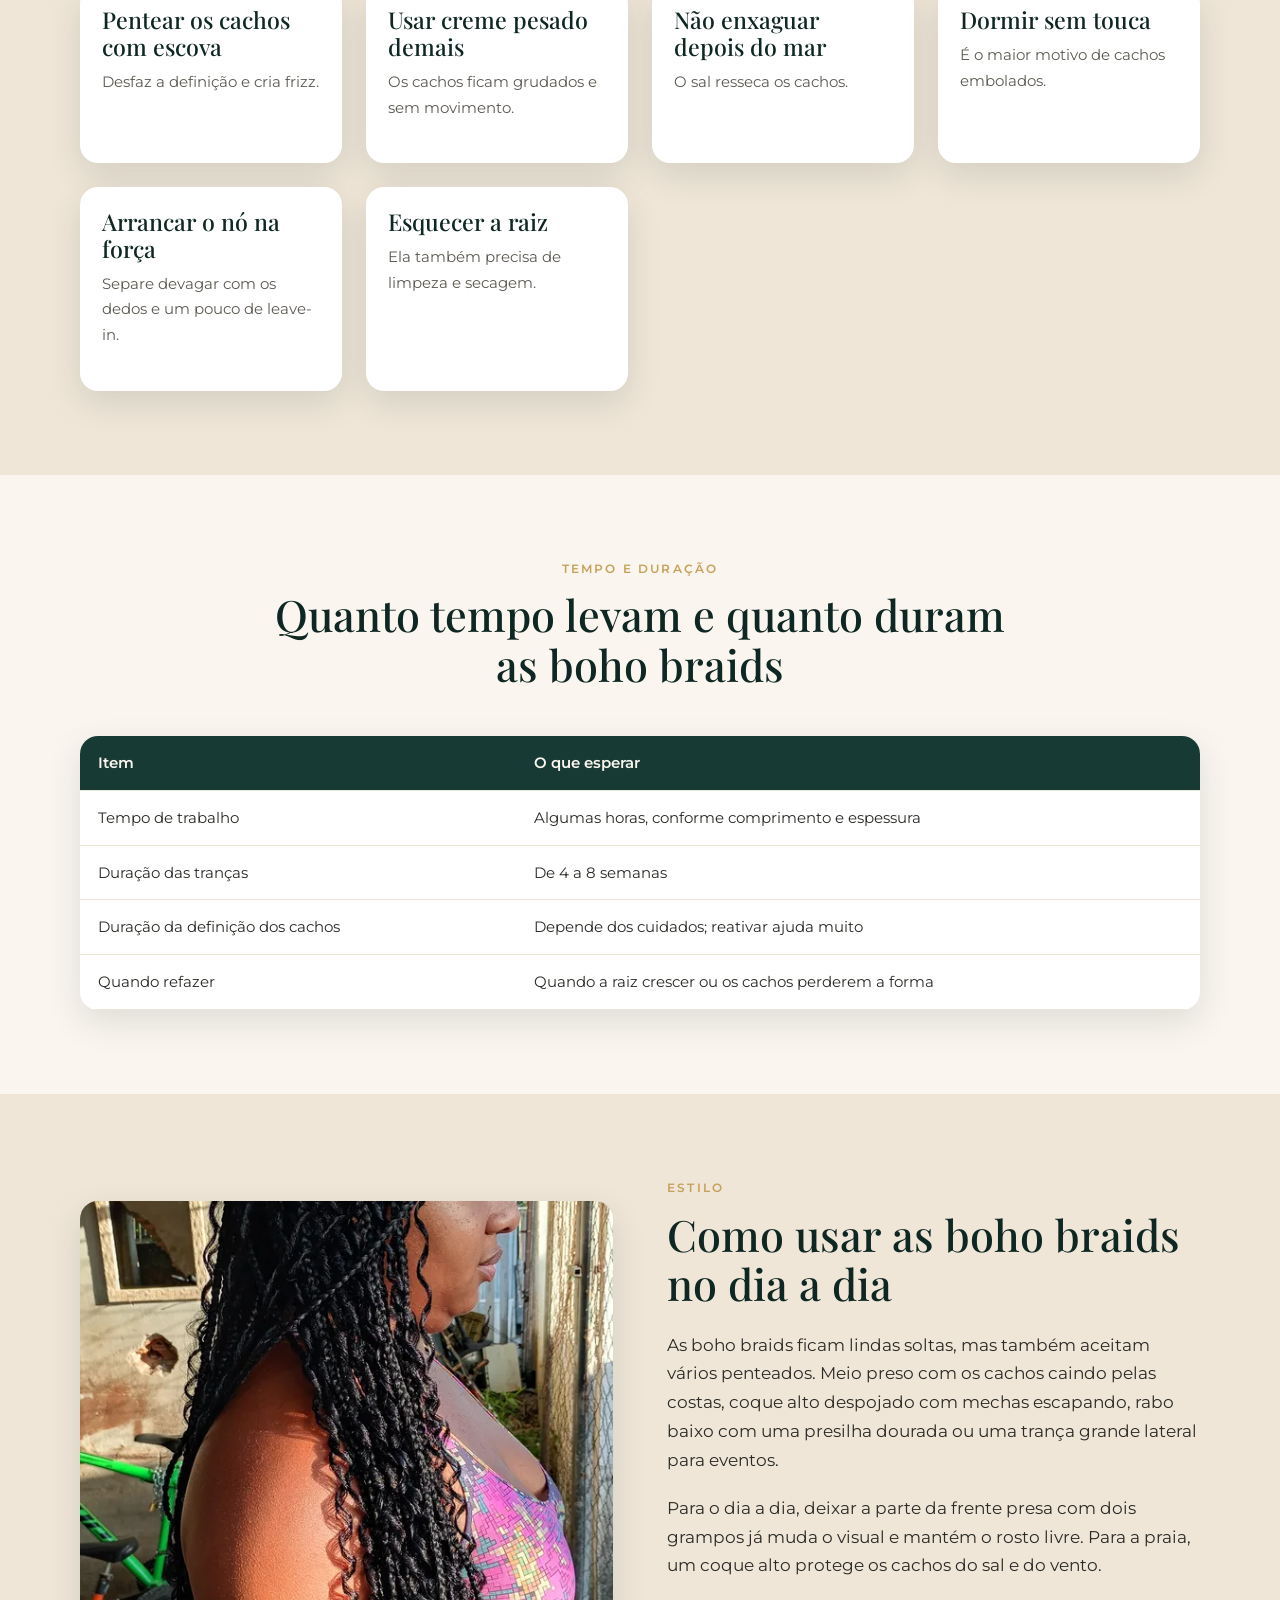
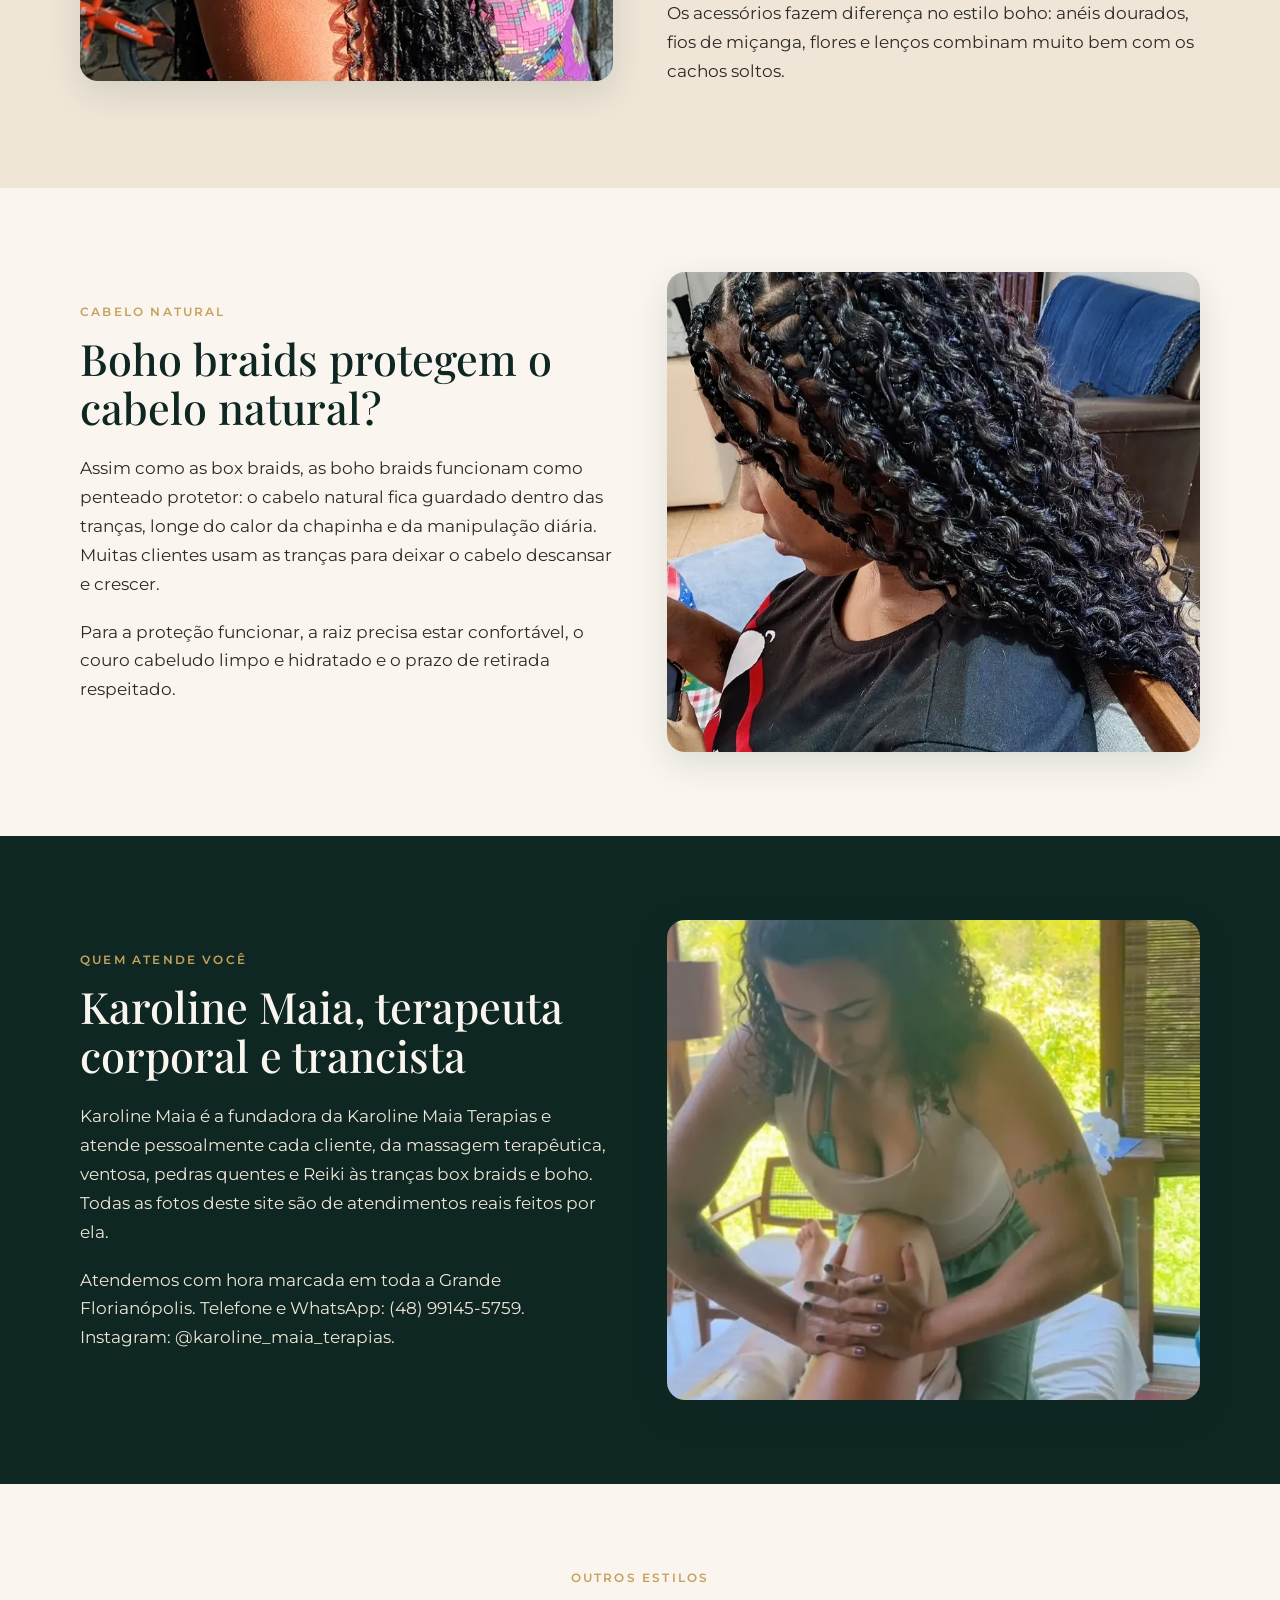
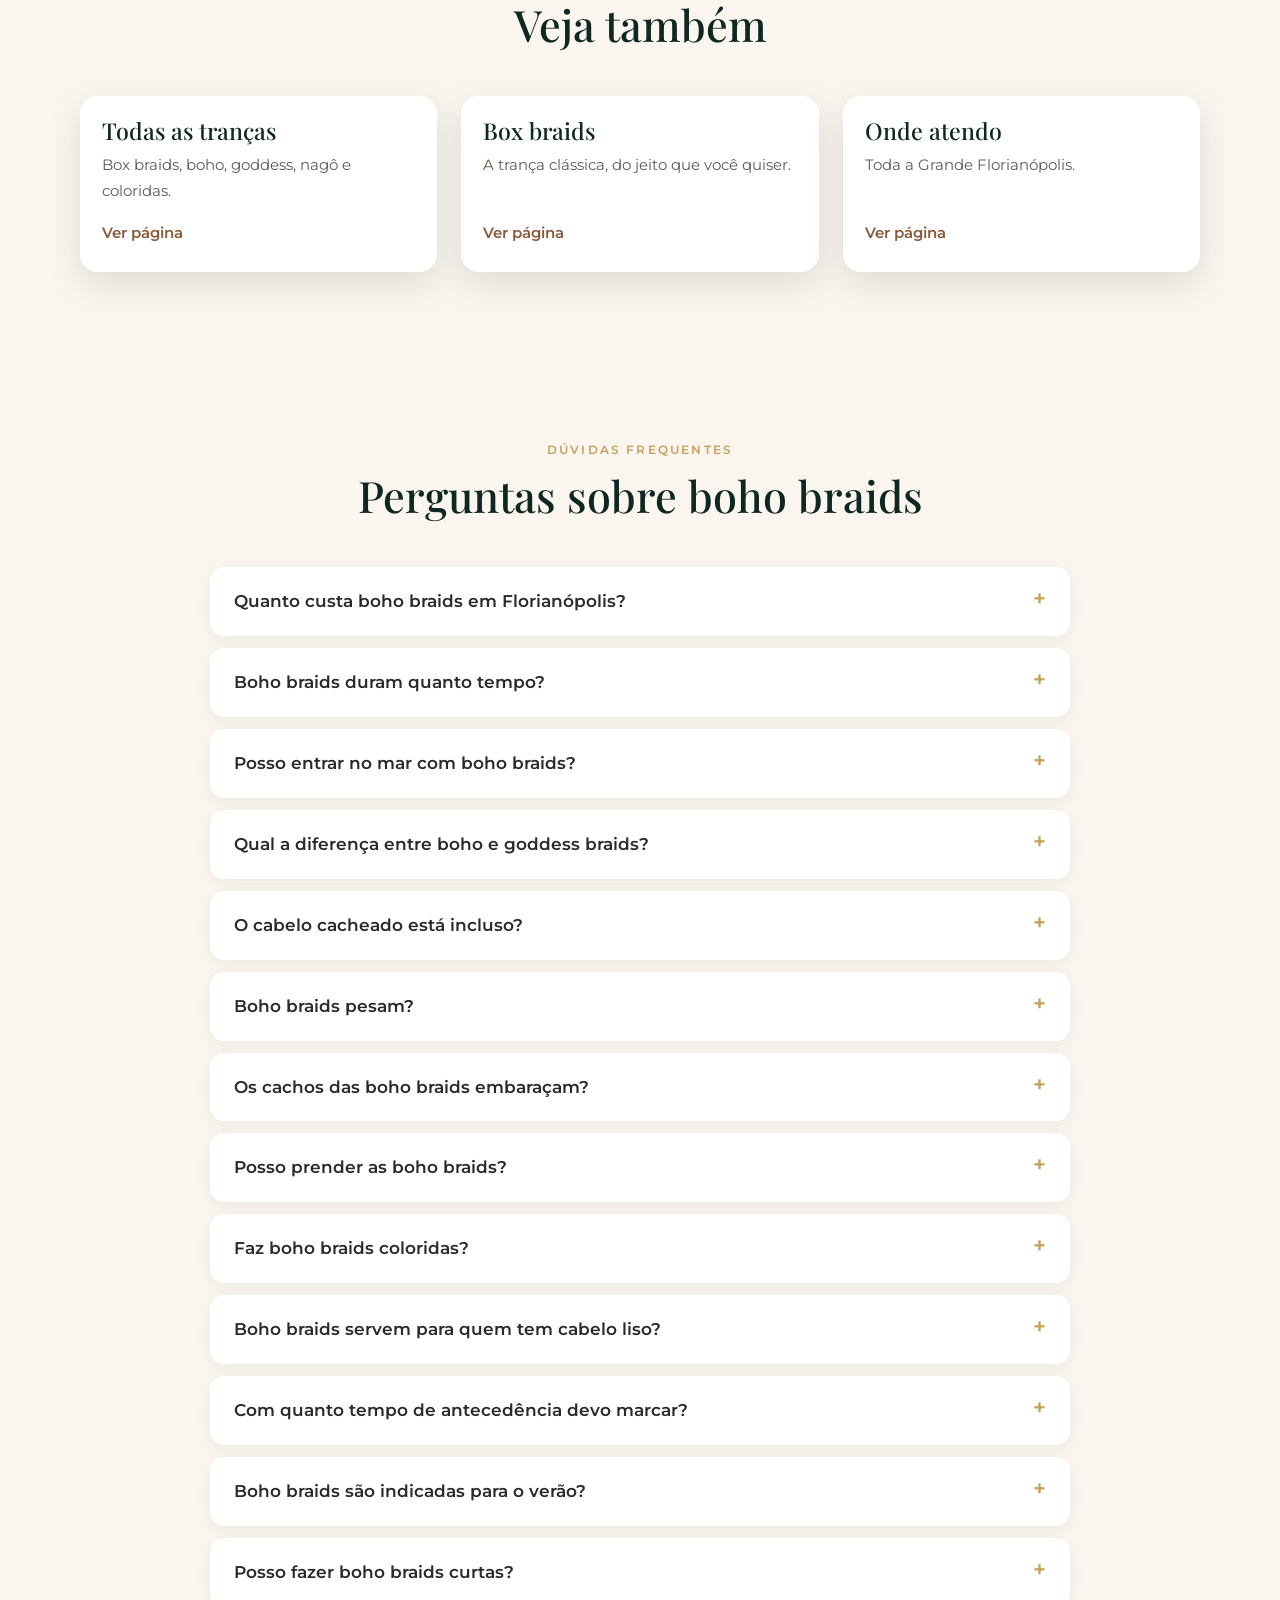
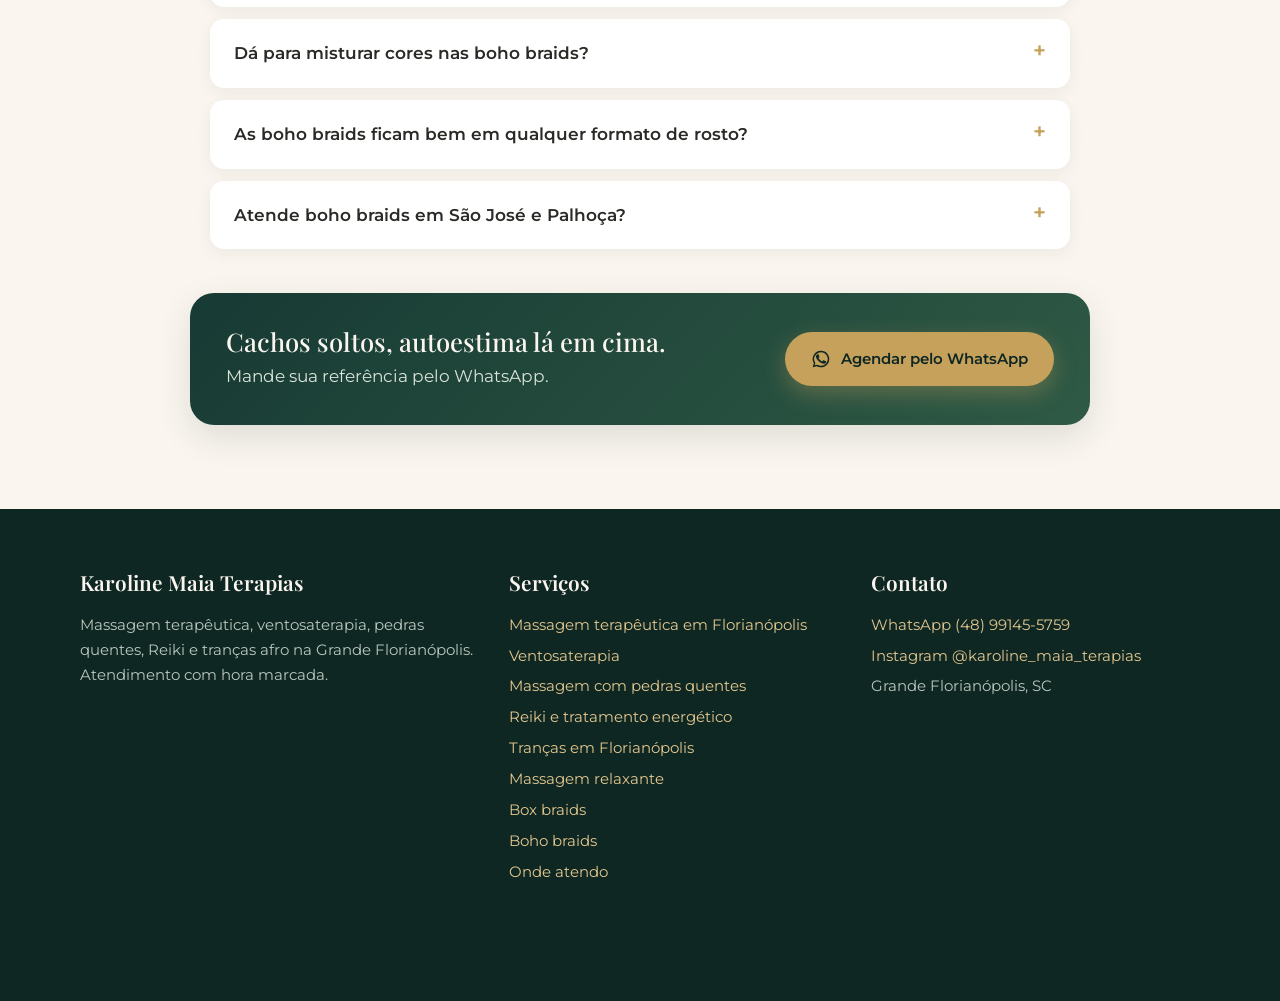
<file: boho-braids-florianopolis/index.html>
<!doctype html>
<html lang="pt-BR">
<head>
<meta charset="utf-8">
<meta name="viewport" content="width=device-width,initial-scale=1">
<title>Boho Braids em Florianópolis | Tranças com Cachos Soltos</title>
<meta name="description" content="Boho braids e goddess braids em Florianópolis: tranças com cachos soltos, ombré, loiras ou coloridas. Veja trabalhos reais e peça orçamento pelo WhatsApp.">
<link rel="canonical" href="https://karolinemaiaterapias.com.br/boho-braids-florianopolis/">
<meta name="robots" content="noindex,nofollow">
<meta property="og:type" content="website"><meta property="og:locale" content="pt_BR">
<meta property="og:title" content="Boho Braids em Florianópolis | Tranças com Cachos Soltos"><meta property="og:description" content="Boho braids e goddess braids em Florianópolis: tranças com cachos soltos, ombré, loiras ou coloridas. Veja trabalhos reais e peça orçamento pelo WhatsApp.">
<meta property="og:url" content="https://karolinemaiaterapias.com.br/boho-braids-florianopolis/"><meta property="og:image" content="https://karolinemaiaterapias.com.br/img/karol-massagem-terapeutica-raspagem.webp">
<meta name="theme-color" content="#0f2723">
<link rel="icon" type="image/png" href="../img/favicon.png">
<link rel="preconnect" href="https://fonts.googleapis.com"><link rel="preconnect" href="https://fonts.gstatic.com" crossorigin>
<link href="https://fonts.googleapis.com/css2?family=Playfair+Display:ital,wght@0,500;0,600;1,500&family=Montserrat:wght@400;500;600&display=swap" rel="stylesheet">
<link rel="stylesheet" href="../style.css">

<script type="application/ld+json">{"@context": "https://schema.org", "@graph": [{"@type": "HealthAndBeautyBusiness", "@id": "https://karolinemaiaterapias.com.br/#negocio", "name": "Karoline Maia Terapias", "url": "https://karolinemaiaterapias.com.br/", "telephone": "+55 48 99145-5759", "image": "https://karolinemaiaterapias.com.br/img/karol-massagem-terapeutica-raspagem.webp", "logo": "https://karolinemaiaterapias.com.br/img/logo-kmt.webp", "sameAs": ["https://www.instagram.com/karoline_maia_terapias/"], "areaServed": [{"@type": "City", "name": "Florianópolis, SC"}, {"@type": "City", "name": "São José, SC"}, {"@type": "City", "name": "Palhoça, SC"}, {"@type": "City", "name": "Biguaçu, SC"}, {"@type": "City", "name": "Santo Amaro da Imperatriz, SC"}, {"@type": "City", "name": "Governador Celso Ramos, SC"}, {"@type": "City", "name": "Antônio Carlos, SC"}, {"@type": "City", "name": "Águas Mornas, SC"}, {"@type": "City", "name": "São Pedro de Alcântara, SC"}], "founder": {"@type": "Person", "name": "Karoline Maia"}, "knowsAbout": ["Massagem terapêutica", "Massagem relaxante", "Ventosaterapia", "Massagem com pedras quentes", "Reiki", "Box braids", "Tranças boho", "Tranças nagô"]}, {"@type": "Service", "name": "Boho braids em Florianópolis", "serviceType": "Trancista", "provider": {"@id": "https://karolinemaiaterapias.com.br/#negocio"}, "url": "https://karolinemaiaterapias.com.br/boho-braids-florianopolis/", "areaServed": [{"@type": "Place", "name": "Florianópolis, SC"}, {"@type": "Place", "name": "São José, SC"}, {"@type": "Place", "name": "Palhoça, SC"}, {"@type": "Place", "name": "Biguaçu, SC"}]}, {"@type": "FAQPage", "mainEntity": [{"@type": "Question", "name": "Quanto custa boho braids em Florianópolis?", "acceptedAnswer": {"@type": "Answer", "text": "Depende do comprimento, da espessura e da quantidade de cabelo cacheado. Mande a foto do modelo e receba o valor exato."}}, {"@type": "Question", "name": "Boho braids duram quanto tempo?", "acceptedAnswer": {"@type": "Answer", "text": "Em média de 4 a 8 semanas. Os cachos soltos pedem mais cuidado para continuarem bonitos."}}, {"@type": "Question", "name": "Posso entrar no mar com boho braids?", "acceptedAnswer": {"@type": "Answer", "text": "Pode. Depois, enxágue com água doce e reative os cachos com leave-in."}}, {"@type": "Question", "name": "Qual a diferença entre boho e goddess braids?", "acceptedAnswer": {"@type": "Answer", "text": "Nas boho os cachos escapam ao longo de toda a trança; nas goddess o destaque são as pontas cacheadas e o volume."}}, {"@type": "Question", "name": "O cabelo cacheado está incluso?", "acceptedAnswer": {"@type": "Answer", "text": "Isso é combinado no orçamento, junto com a cor e a quantidade."}}, {"@type": "Question", "name": "Boho braids pesam?", "acceptedAnswer": {"@type": "Answer", "text": "Depende do comprimento e da quantidade de cachos. Em geral, parecem mais leves que box braids do mesmo tamanho por causa do visual solto."}}, {"@type": "Question", "name": "Os cachos das boho braids embaraçam?", "acceptedAnswer": {"@type": "Answer", "text": "Podem embaraçar com atrito e sem cuidado. Touca de cetim para dormir e leave-in leve resolvem a maior parte dos casos."}}, {"@type": "Question", "name": "Posso prender as boho braids?", "acceptedAnswer": {"@type": "Answer", "text": "Pode. Coque alto, meio preso e rabo ficam lindos com os cachos escapando."}}, {"@type": "Question", "name": "Faz boho braids coloridas?", "acceptedAnswer": {"@type": "Answer", "text": "Sim. Loiro, mel, ombré, vermelho e outras cores. Mande a referência da cor que você quer."}}, {"@type": "Question", "name": "Boho braids servem para quem tem cabelo liso?", "acceptedAnswer": {"@type": "Answer", "text": "Sim, o jumbo e os cachos sintéticos são presos ao cabelo natural. Mande uma foto do seu cabelo para avaliar a melhor técnica."}}, {"@type": "Question", "name": "Com quanto tempo de antecedência devo marcar?", "acceptedAnswer": {"@type": "Answer", "text": "Quanto antes, melhor, principalmente antes do verão e de datas festivas, quando a agenda enche."}}, {"@type": "Question", "name": "Boho braids são indicadas para o verão?", "acceptedAnswer": {"@type": "Answer", "text": "Sim, são uma das tranças mais pedidas no verão de Florianópolis. Só pedem cuidado extra com o sal e a secagem da raiz."}}, {"@type": "Question", "name": "Posso fazer boho braids curtas?", "acceptedAnswer": {"@type": "Answer", "text": "Pode. Boho braids na altura dos ombros ficam leves, práticas e continuam com o charme dos cachos soltos."}}, {"@type": "Question", "name": "Dá para misturar cores nas boho braids?", "acceptedAnswer": {"@type": "Answer", "text": "Dá. Mechas mais claras entre as tranças, ombré ou cachos de outra cor criam um visual iluminado."}}, {"@type": "Question", "name": "As boho braids ficam bem em qualquer formato de rosto?", "acceptedAnswer": {"@type": "Answer", "text": "Ficam. O volume e o comprimento podem ser ajustados para valorizar o seu rosto: mais volume nas laterais, franja de cachos soltos ou comprimento mais curto. A Karol ajuda a escolher."}}, {"@type": "Question", "name": "Atende boho braids em São José e Palhoça?", "acceptedAnswer": {"@type": "Answer", "text": "Sim, as tranças são atendidas em toda a Grande Florianópolis, incluindo São José, Palhoça e Biguaçu. Diga seu bairro e mande a foto do modelo pelo WhatsApp."}}]}, {"@type": "BreadcrumbList", "itemListElement": [{"@type": "ListItem", "position": 1, "name": "Início", "item": "https://karolinemaiaterapias.com.br/"}, {"@type": "ListItem", "position": 2, "name": "Tranças", "item": "https://karolinemaiaterapias.com.br/trancas-florianopolis/"}, {"@type": "ListItem", "position": 3, "name": "Boho braids", "item": "https://karolinemaiaterapias.com.br/boho-braids-florianopolis/"}]}]}</script>
</head>
<body>
<header class="topo"><div class="wrap">
  <a class="marca" href=".././"><img src="../img/logo-kmt-emblema.webp" alt="Logo Karoline Maia Terapias" width="48" height="48" fetchpriority="high"><span>Karoline Maia<small>Terapias &amp; Tranças</small></span></a>
  <nav class="menu" aria-label="Principal">
    <a href="../massagem-terapeutica-florianopolis/">Massagem terapêutica</a>
    <a href="../trancas-florianopolis/">Tranças</a>
    <a href="../atendimento-grande-florianopolis/">Onde atendo</a>
    <a class="btn btn-ouro" href="https://wa.me/5548991455759?text=Ol%C3%A1%20Karol%21%20Vim%20pelo%20site%20e%20quero%20agendar%20um%20hor%C3%A1rio." target="_blank" rel="noopener" data-evt="whatsapp_click" data-local="header"><svg viewBox="0 0 24 24" fill="currentColor" aria-hidden="true"><path d="M17.5 14.4c-.3-.1-1.8-.9-2-1-.3-.1-.5-.1-.7.1-.2.3-.8 1-.9 1.2-.2.2-.3.2-.6.1-.3-.1-1.3-.5-2.4-1.5-.9-.8-1.5-1.8-1.7-2.1-.2-.3 0-.5.1-.6l.4-.5c.2-.2.2-.3.3-.5.1-.2 0-.4 0-.5l-.9-2.2c-.2-.6-.5-.5-.7-.5h-.6c-.2 0-.5.1-.8.4-.3.3-1 1-1 2.5s1.1 2.9 1.2 3.1c.1.2 2.1 3.2 5.1 4.5.7.3 1.3.5 1.7.6.7.2 1.4.2 1.9.1.6-.1 1.8-.7 2-1.4.2-.7.2-1.3.2-1.4-.1-.1-.3-.2-.6-.3zM12 2a10 10 0 0 0-8.6 15.1L2 22l5-1.3A10 10 0 1 0 12 2zm0 18.2c-1.5 0-3-.4-4.3-1.2l-.3-.2-3 .8.8-2.9-.2-.3A8.2 8.2 0 1 1 12 20.2z"/></svg>Agendar</a>
  </nav>
</div></header>
<main>

<section class="hero"><div class="wrap">
  <div>
    <nav class="migalhas" aria-label="Você está em"><a href="../">Início</a> › <a href="../trancas-florianopolis/">Tranças</a> › Boho braids</nav>
    <span class="kicker">Tranças com cachos · Florianópolis</span>
    <h1>Boho braids em Florianópolis: <em>tranças com cachos soltos</em></h1>
    <p class="lead">Boho braids e goddess braids em Florianópolis: tranças com mechas cacheadas escapando ao longo do comprimento, visual leve, romântico e cheio de movimento. Loiras, ombré, castanhas, pretas ou vermelhas.</p>
    <div class="acoes"><a class="btn btn-ouro" href="https://wa.me/5548991455759?text=Ol%C3%A1%20Karol%21%20Vim%20pelo%20site%20e%20quero%20fazer%20boho%20braids.%20Posso%20mandar%20a%20foto%20do%20modelo%3F" target="_blank" rel="noopener" data-evt="whatsapp_click" data-local="hero"><svg viewBox="0 0 24 24" fill="currentColor" aria-hidden="true"><path d="M17.5 14.4c-.3-.1-1.8-.9-2-1-.3-.1-.5-.1-.7.1-.2.3-.8 1-.9 1.2-.2.2-.3.2-.6.1-.3-.1-1.3-.5-2.4-1.5-.9-.8-1.5-1.8-1.7-2.1-.2-.3 0-.5.1-.6l.4-.5c.2-.2.2-.3.3-.5.1-.2 0-.4 0-.5l-.9-2.2c-.2-.6-.5-.5-.7-.5h-.6c-.2 0-.5.1-.8.4-.3.3-1 1-1 2.5s1.1 2.9 1.2 3.1c.1.2 2.1 3.2 5.1 4.5.7.3 1.3.5 1.7.6.7.2 1.4.2 1.9.1.6-.1 1.8-.7 2-1.4.2-.7.2-1.3.2-1.4-.1-.1-.3-.2-.6-.3zM12 2a10 10 0 0 0-8.6 15.1L2 22l5-1.3A10 10 0 1 0 12 2zm0 18.2c-1.5 0-3-.4-4.3-1.2l-.3-.2-3 .8.8-2.9-.2-.3A8.2 8.2 0 1 1 12 20.2z"/></svg>Pedir orçamento pelo WhatsApp</a></div>
    <ul class="selos"><li>Cachos soltos</li><li>Goddess braids</li><li>Ombré e coloridas</li><li>Raiz confortável</li></ul>
  </div>
  <div class="hero-fotos">
    <img src="../img/boho-loira-perfil.webp" alt="Boho braids loiras com cachos feitas em Florianópolis" width="753" height="1000" fetchpriority="high">
    <img src="../img/boho-braids-pretas-longas.webp" alt="Boho braids pretas longas com cachos" width="563" height="1000" fetchpriority="high">
  </div>
</div></section>
<section class=""><div class="wrap duas">
  <div><span class="kicker">Resposta rápida</span><h2>O que são boho braids</h2><p><strong>Boho braids são tranças soltas em que mechas de cabelo cacheado escapam ao longo de toda a trança</strong>, criando um visual meio desfeito de propósito, leve e natural. O nome vem do estilo boêmio, despojado.</p><p>As tranças com cachos estão entre as mais buscadas da região: "boho braids" e "tranças com cachos" somam cerca de 180 buscas por mês em Florianópolis, e o interesse cresce na primavera e no verão.</p><p>A Karol faz boho braids em vários comprimentos e cores, escolhendo com você o tipo de cacho que combina com o seu estilo.</p></div>
  <figure><img src="../img/boho-ombre-costas.webp" alt="Boho braids ombré com cachos vistas de costas" width="753" height="1000" loading="lazy" decoding="async"></figure>
</div></section><section class="sec-areia"><div class="wrap">
  <div class="centro"><span class="kicker">Diferenças</span><h2>Boho braids, goddess braids e box braids com cachos</h2></div>
  <div class="table-scroll"><table><thead><tr><th>Estilo</th><th>Onde ficam os cachos</th><th>Visual</th></tr></thead><tbody><tr><td>Boho braids</td><td>Ao longo de toda a trança</td><td>Solto, leve, natural</td></tr><tr><td>Goddess braids</td><td>Pontas cacheadas e volume</td><td>Marcante, volumoso</td></tr><tr><td>Box braids com cachos</td><td>Só nas pontas</td><td>Clássico com movimento</td></tr></tbody></table></div><div class="cta-inline"><div><h3>Não sabe qual escolher?</h3><p>Mande a foto do que você gosta e a Karol te ajuda.</p></div><a class="btn btn-ouro" href="https://wa.me/5548991455759?text=Ol%C3%A1%20Karol%21%20Vim%20pelo%20site%20e%20quero%20fazer%20boho%20braids.%20Posso%20mandar%20a%20foto%20do%20modelo%3F" target="_blank" rel="noopener" data-evt="whatsapp_click" data-local="inline"><svg viewBox="0 0 24 24" fill="currentColor" aria-hidden="true"><path d="M17.5 14.4c-.3-.1-1.8-.9-2-1-.3-.1-.5-.1-.7.1-.2.3-.8 1-.9 1.2-.2.2-.3.2-.6.1-.3-.1-1.3-.5-2.4-1.5-.9-.8-1.5-1.8-1.7-2.1-.2-.3 0-.5.1-.6l.4-.5c.2-.2.2-.3.3-.5.1-.2 0-.4 0-.5l-.9-2.2c-.2-.6-.5-.5-.7-.5h-.6c-.2 0-.5.1-.8.4-.3.3-1 1-1 2.5s1.1 2.9 1.2 3.1c.1.2 2.1 3.2 5.1 4.5.7.3 1.3.5 1.7.6.7.2 1.4.2 1.9.1.6-.1 1.8-.7 2-1.4.2-.7.2-1.3.2-1.4-.1-.1-.3-.2-.6-.3zM12 2a10 10 0 0 0-8.6 15.1L2 22l5-1.3A10 10 0 1 0 12 2zm0 18.2c-1.5 0-3-.4-4.3-1.2l-.3-.2-3 .8.8-2.9-.2-.3A8.2 8.2 0 1 1 12 20.2z"/></svg>Agendar pelo WhatsApp</a></div>
</div></section><section class=""><div class="wrap">
  <div class="centro"><span class="kicker">Cores</span><h2>Cores que mais saem</h2></div>
  <div class="cards"><div class="card"><div class="corpo"><h3>Loiro</h3><p>Luminoso e praiano, a cara do verão em Floripa.</p></div></div><div class="card"><div class="corpo"><h3>Ombré mel</h3><p>Raiz escura clareando até cachos cor de mel.</p></div></div><div class="card"><div class="corpo"><h3>Castanho e preto natural</h3><p>Discreto e elegante, combina com qualquer ocasião.</p></div></div><div class="card"><div class="corpo"><h3>Vermelho</h3><p>Para quem quer presença. Fica lindo nas goddess braids.</p></div></div><div class="card"><div class="corpo"><h3>Dourado</h3><p>Cachos dourados volumosos, visual de festa.</p></div></div></div>
</div></section><section class="sec-areia"><div class="wrap">
  <div class="centro"><span class="kicker">Portfólio</span><h2>Tranças com cachos feitas pela Karol</h2><p>Clientes reais da Grande Florianópolis.</p></div>
  <div class="galeria"><figure><img src="../img/trancas-boho-loiras.webp" alt="Boho braids loiras volumosas" width="753" height="1000" loading="lazy" decoding="async"></figure><figure><img src="../img/boho-ombre-perfil.webp" alt="Boho braids ombré de perfil" width="753" height="1000" loading="lazy" decoding="async"></figure><figure><img src="../img/boho-castanho-perfil.webp" alt="Boho braids castanho de perfil" width="753" height="1000" loading="lazy" decoding="async"></figure><figure><img src="../img/goddess-braids-vermelha.webp" alt="Goddess braids vermelhas" width="451" height="1000" loading="lazy" decoding="async"></figure><figure><img src="../img/trancas-cacheadas-douradas.webp" alt="Tranças cacheadas douradas" width="451" height="1000" loading="lazy" decoding="async"></figure><figure><img src="../img/boho-braids-pretas-perfil.webp" alt="Boho braids pretas de perfil" width="563" height="1000" loading="lazy" decoding="async"></figure><figure><img src="../img/trancas-cacheadas-pretas.webp" alt="Tranças cacheadas pretas" width="451" height="1000" loading="lazy" decoding="async"></figure><figure><img src="../img/trancas-ombre-mel.webp" alt="Tranças com cachos ombré mel" width="563" height="1000" loading="lazy" decoding="async"></figure></div>
</div></section><section class=""><div class="wrap duas inv">
  <div><span class="kicker">Cuidados</span><h2>Como cuidar dos cachos das boho braids</h2><p>Os cachos soltos são o charme das boho braids e também a parte que pede mais atenção.</p><ul class='check'><li>Não penteie os cachos com escova; separe com os dedos</li><li>Use leave-in leve ou spray de água com um pouco de creme</li><li>Durma com touca ou fronha de cetim para evitar frizz</li><li>No mar e na piscina, enxágue com água doce depois</li><li>Se algum cacho embolar, reative com o spray e amasse com a mão</li></ul><p>Com esse cuidado, os cachos continuam definidos por semanas.</p></div>
  <figure><img src="../img/boho-braids-castanho.webp" alt="Boho braids castanho com cachos definidos" width="753" height="1000" loading="lazy" decoding="async"></figure>
</div></section><section class="sec-verde"><div class="wrap">
  <div class="centro"><span class="kicker">Preparação</span><h2>Como agendar suas boho braids</h2></div><div class="passos"><div class="passo"><h3>Mande a referência</h3><p>Foto do modelo e do seu cabelo atual pelo WhatsApp.</p></div><div class="passo"><h3>Escolha cor e cacho</h3><p>A Karol orienta o tipo de cabelo cacheado e a quantidade.</p></div><div class="passo"><h3>Venha com o cabelo limpo</h3><p>Lavado e bem seco.</p></div><div class="passo"><h3>Reserve o dia</h3><p>Boho braids levam algumas horas de trabalho caprichado.</p></div></div>
</div></section><section class="sec-areia"><div class="wrap duas">
  <div><span class="kicker">Tendência</span><h2>Por que as boho braids viraram tendência</h2><p>As boho braids ganharam o mundo nas redes sociais por um motivo simples: elas juntam a praticidade da trança com a beleza dos cachos soltos. O resultado parece natural, leve, meio despenteado de propósito, e combina com praia, festa e dia a dia.</p><p>Em Florianópolis, o estilo cai como uma luva. É uma cidade de mar, de sol e de visual despojado, e as tranças com cachos crescem em procura justamente na primavera e no verão.</p></div>
  <figure><img src="../img/trancas-boho-loiras.webp" alt="Boho braids loiras, tendência do verão" width="753" height="1000" loading="lazy" decoding="async"></figure>
</div></section><section class=""><div class="wrap">
  <div class="centro"><span class="kicker">Tipos de cacho</span><h2>Tipos de cacho para suas boho braids</h2></div>
  <div class="cards"><div class="card"><div class="corpo"><h3>Cacho aberto</h3><p>Ondas largas, visual mais solto e romântico.</p></div></div><div class="card"><div class="corpo"><h3>Cacho médio</h3><p>O mais versátil, com definição e movimento.</p></div></div><div class="card"><div class="corpo"><h3>Cacho fechado</h3><p>Mais volume e textura, visual marcante.</p></div></div><div class="card"><div class="corpo"><h3>Cacho só nas pontas</h3><p>Para quem quer o toque boho de forma discreta.</p></div></div><div class="card"><div class="corpo"><h3>Mais cachos ao longo da trança</h3><p>Visual cheio, bem boho.</p></div></div><div class="card"><div class="corpo"><h3>Menos cachos</h3><p>Mais leve e fácil de manter.</p></div></div></div><div class="cta-inline"><div><h3>Qual cacho é o seu?</h3><p>Mande a referência e a Karol indica o tipo de cabelo cacheado ideal.</p></div><a class="btn btn-ouro" href="https://wa.me/5548991455759?text=Ol%C3%A1%20Karol%21%20Vim%20pelo%20site%20e%20quero%20fazer%20boho%20braids.%20Posso%20mandar%20a%20foto%20do%20modelo%3F" target="_blank" rel="noopener" data-evt="whatsapp_click" data-local="inline"><svg viewBox="0 0 24 24" fill="currentColor" aria-hidden="true"><path d="M17.5 14.4c-.3-.1-1.8-.9-2-1-.3-.1-.5-.1-.7.1-.2.3-.8 1-.9 1.2-.2.2-.3.2-.6.1-.3-.1-1.3-.5-2.4-1.5-.9-.8-1.5-1.8-1.7-2.1-.2-.3 0-.5.1-.6l.4-.5c.2-.2.2-.3.3-.5.1-.2 0-.4 0-.5l-.9-2.2c-.2-.6-.5-.5-.7-.5h-.6c-.2 0-.5.1-.8.4-.3.3-1 1-1 2.5s1.1 2.9 1.2 3.1c.1.2 2.1 3.2 5.1 4.5.7.3 1.3.5 1.7.6.7.2 1.4.2 1.9.1.6-.1 1.8-.7 2-1.4.2-.7.2-1.3.2-1.4-.1-.1-.3-.2-.6-.3zM12 2a10 10 0 0 0-8.6 15.1L2 22l5-1.3A10 10 0 1 0 12 2zm0 18.2c-1.5 0-3-.4-4.3-1.2l-.3-.2-3 .8.8-2.9-.2-.3A8.2 8.2 0 1 1 12 20.2z"/></svg>Agendar pelo WhatsApp</a></div>
</div></section><section class="sec-areia"><div class="wrap">
  <div class="centro"><span class="kicker">Comparativo</span><h2>Boho braids ou box braids: qual escolher</h2></div>
  <div class="table-scroll"><table><thead><tr><th></th><th>Boho braids</th><th>Box braids</th></tr></thead><tbody><tr><td>Visual</td><td>Solto e romântico</td><td>Clássico e alinhado</td></tr><tr><td>Manutenção</td><td>Mais cuidado com os cachos</td><td>Mais simples</td></tr><tr><td>Durabilidade dos cachos</td><td>Pede reativação com leave-in</td><td>Não se aplica</td></tr><tr><td>Ocasião</td><td>Praia, festa, dia a dia</td><td>Qualquer ocasião</td></tr><tr><td>Peso</td><td>Um pouco mais leve na aparência</td><td>Depende do comprimento</td></tr></tbody></table></div>
</div></section><section class=""><div class="wrap duas inv">
  <div><span class="kicker">Goddess braids</span><h2>Goddess braids: volume e presença</h2><p>As goddess braids são primas das boho braids: também misturam trança e cachos, mas com o destaque nas pontas cacheadas e um volume maior. O visual é de impacto, ótimo para quem quer chamar atenção em eventos, festas ou no dia a dia mesmo.</p><p>Ficam lindas em cores marcantes, como o vermelho, e também em tons naturais com cachos volumosos. Na galeria desta página você vê goddess braids vermelhas feitas pela Karol.</p></div>
  <figure><img src="../img/goddess-braids-vermelha-perfil.webp" alt="Goddess braids vermelhas vistas de perfil" width="451" height="1000" loading="lazy" decoding="async"></figure>
</div></section><section class="sec-areia"><div class="wrap duas">
  <div><span class="kicker">Mar e sol</span><h2>Boho braids na praia: como manter os cachos bonitos</h2><p>Florianópolis convida para o mar, e as boho braids aguentam bem a rotina de praia com alguns cuidados.</p><ul class='check'><li>Antes de entrar no mar, passe um pouco de leave-in nos cachos</li><li>Depois, enxágue com água doce para tirar o sal</li><li>Reative os cachos com spray de água e creme e amasse com as mãos</li><li>Seque bem a raiz para evitar umidade presa</li><li>Use chapéu nos dias de sol muito forte para proteger a cor</li></ul></div>
  <figure><img src="../img/trancas-ombre-cachos.webp" alt="Tranças com cachos ombré cuidadas depois da praia" width="753" height="1000" loading="lazy" decoding="async"></figure>
</div></section><section class=""><div class="wrap duas">
  <div><span class="kicker">Eventos</span><h2>Boho braids para casamento, formatura e festas</h2><p>As boho braids são uma escolha linda para eventos especiais: casamento na praia, formatura, festa de aniversário, ensaio fotográfico. Os cachos soltos dão um ar romântico e leve, e as tranças ficam perfeitas nas fotos.</p><p>Para eventos, a dica é fazer as tranças de três a sete dias antes, para a raiz assentar e os cachos ganharem movimento natural. Acessórios dourados, flores e presilhas podem entrar no dia. Converse com a Karol sobre a data com antecedência para garantir o horário.</p></div>
  <figure><img src="../img/trancas-cacheadas-douradas.webp" alt="Tranças cacheadas douradas para festa" width="451" height="1000" loading="lazy" decoding="async"></figure>
</div></section><section class="sec-areia"><div class="wrap">
  <div class="centro"><span class="kicker">Evite</span><h2>Erros comuns com as boho braids</h2></div>
  <div class="cards"><div class="card"><div class="corpo"><h3>Pentear os cachos com escova</h3><p>Desfaz a definição e cria frizz.</p></div></div><div class="card"><div class="corpo"><h3>Usar creme pesado demais</h3><p>Os cachos ficam grudados e sem movimento.</p></div></div><div class="card"><div class="corpo"><h3>Não enxaguar depois do mar</h3><p>O sal resseca os cachos.</p></div></div><div class="card"><div class="corpo"><h3>Dormir sem touca</h3><p>É o maior motivo de cachos embolados.</p></div></div><div class="card"><div class="corpo"><h3>Arrancar o nó na força</h3><p>Separe devagar com os dedos e um pouco de leave-in.</p></div></div><div class="card"><div class="corpo"><h3>Esquecer a raiz</h3><p>Ela também precisa de limpeza e secagem.</p></div></div></div>
</div></section><section class=""><div class="wrap">
  <div class="centro"><span class="kicker">Tempo e duração</span><h2>Quanto tempo levam e quanto duram as boho braids</h2></div>
  <div class="table-scroll"><table><thead><tr><th>Item</th><th>O que esperar</th></tr></thead><tbody><tr><td>Tempo de trabalho</td><td>Algumas horas, conforme comprimento e espessura</td></tr><tr><td>Duração das tranças</td><td>De 4 a 8 semanas</td></tr><tr><td>Duração da definição dos cachos</td><td>Depende dos cuidados; reativar ajuda muito</td></tr><tr><td>Quando refazer</td><td>Quando a raiz crescer ou os cachos perderem a forma</td></tr></tbody></table></div>
</div></section><section class="sec-areia"><div class="wrap duas inv">
  <div><span class="kicker">Estilo</span><h2>Como usar as boho braids no dia a dia</h2><p>As boho braids ficam lindas soltas, mas também aceitam vários penteados. Meio preso com os cachos caindo pelas costas, coque alto despojado com mechas escapando, rabo baixo com uma presilha dourada ou uma trança grande lateral para eventos.</p><p>Para o dia a dia, deixar a parte da frente presa com dois grampos já muda o visual e mantém o rosto livre. Para a praia, um coque alto protege os cachos do sal e do vento.</p><p>Os acessórios fazem diferença no estilo boho: anéis dourados, fios de miçanga, flores e lenços combinam muito bem com os cachos soltos.</p></div>
  <figure><img src="../img/boho-braids-pretas-perfil.webp" alt="Boho braids pretas usadas soltas" width="563" height="1000" loading="lazy" decoding="async"></figure>
</div></section><section class=""><div class="wrap duas">
  <div><span class="kicker">Cabelo natural</span><h2>Boho braids protegem o cabelo natural?</h2><p>Assim como as box braids, as boho braids funcionam como penteado protetor: o cabelo natural fica guardado dentro das tranças, longe do calor da chapinha e da manipulação diária. Muitas clientes usam as tranças para deixar o cabelo descansar e crescer.</p><p>Para a proteção funcionar, a raiz precisa estar confortável, o couro cabeludo limpo e hidratado e o prazo de retirada respeitado.</p></div>
  <figure><img src="../img/boho-castanho-perfil.webp" alt="Boho braids castanho protegendo o cabelo natural" width="753" height="1000" loading="lazy" decoding="async"></figure>
</div></section><section class="sec-verde"><div class="wrap duas">
  <div><span class="kicker">Quem atende você</span><h2>Karoline Maia, terapeuta corporal e trancista</h2><p>Karoline Maia é a fundadora da Karoline Maia Terapias e atende pessoalmente cada cliente, da massagem terapêutica, ventosa, pedras quentes e Reiki às tranças box braids e boho. Todas as fotos deste site são de atendimentos reais feitos por ela.</p><p>Atendemos com hora marcada em toda a Grande Florianópolis. Telefone e WhatsApp: (48) 99145-5759. Instagram: @karoline_maia_terapias.</p></div>
  <figure><img src="../img/karol-massagem-terapeutica-raspagem.webp" alt="Karoline Maia, fundadora da Karoline Maia Terapias" width="663" height="1000" loading="lazy" decoding="async"></figure>
</div></section><section class=""><div class="wrap">
  <div class="centro"><span class="kicker">Outros estilos</span><h2>Veja também</h2></div>
  <div class="cards"><a class="card" href="../trancas-florianopolis/" data-evt="cta_click" data-local="interlink"><div class="corpo"><h3>Todas as tranças</h3><p>Box braids, boho, goddess, nagô e coloridas.</p><span class="mais">Ver página</span></div></a><a class="card" href="../box-braids-florianopolis/" data-evt="cta_click" data-local="interlink"><div class="corpo"><h3>Box braids</h3><p>A trança clássica, do jeito que você quiser.</p><span class="mais">Ver página</span></div></a><a class="card" href="../atendimento-grande-florianopolis/" data-evt="cta_click" data-local="interlink"><div class="corpo"><h3>Onde atendo</h3><p>Toda a Grande Florianópolis.</p><span class="mais">Ver página</span></div></a></div>
</div></section>
<section><div class="wrap">
  <div class="centro"><span class="kicker">Dúvidas frequentes</span><h2>Perguntas sobre boho braids</h2></div>
  <div class="faq"><details><summary>Quanto custa boho braids em Florianópolis?</summary><p>Depende do comprimento, da espessura e da quantidade de cabelo cacheado. Mande a foto do modelo e receba o valor exato.</p></details><details><summary>Boho braids duram quanto tempo?</summary><p>Em média de 4 a 8 semanas. Os cachos soltos pedem mais cuidado para continuarem bonitos.</p></details><details><summary>Posso entrar no mar com boho braids?</summary><p>Pode. Depois, enxágue com água doce e reative os cachos com leave-in.</p></details><details><summary>Qual a diferença entre boho e goddess braids?</summary><p>Nas boho os cachos escapam ao longo de toda a trança; nas goddess o destaque são as pontas cacheadas e o volume.</p></details><details><summary>O cabelo cacheado está incluso?</summary><p>Isso é combinado no orçamento, junto com a cor e a quantidade.</p></details><details><summary>Boho braids pesam?</summary><p>Depende do comprimento e da quantidade de cachos. Em geral, parecem mais leves que box braids do mesmo tamanho por causa do visual solto.</p></details><details><summary>Os cachos das boho braids embaraçam?</summary><p>Podem embaraçar com atrito e sem cuidado. Touca de cetim para dormir e leave-in leve resolvem a maior parte dos casos.</p></details><details><summary>Posso prender as boho braids?</summary><p>Pode. Coque alto, meio preso e rabo ficam lindos com os cachos escapando.</p></details><details><summary>Faz boho braids coloridas?</summary><p>Sim. Loiro, mel, ombré, vermelho e outras cores. Mande a referência da cor que você quer.</p></details><details><summary>Boho braids servem para quem tem cabelo liso?</summary><p>Sim, o jumbo e os cachos sintéticos são presos ao cabelo natural. Mande uma foto do seu cabelo para avaliar a melhor técnica.</p></details><details><summary>Com quanto tempo de antecedência devo marcar?</summary><p>Quanto antes, melhor, principalmente antes do verão e de datas festivas, quando a agenda enche.</p></details><details><summary>Boho braids são indicadas para o verão?</summary><p>Sim, são uma das tranças mais pedidas no verão de Florianópolis. Só pedem cuidado extra com o sal e a secagem da raiz.</p></details><details><summary>Posso fazer boho braids curtas?</summary><p>Pode. Boho braids na altura dos ombros ficam leves, práticas e continuam com o charme dos cachos soltos.</p></details><details><summary>Dá para misturar cores nas boho braids?</summary><p>Dá. Mechas mais claras entre as tranças, ombré ou cachos de outra cor criam um visual iluminado.</p></details><details><summary>As boho braids ficam bem em qualquer formato de rosto?</summary><p>Ficam. O volume e o comprimento podem ser ajustados para valorizar o seu rosto: mais volume nas laterais, franja de cachos soltos ou comprimento mais curto. A Karol ajuda a escolher.</p></details><details><summary>Atende boho braids em São José e Palhoça?</summary><p>Sim, as tranças são atendidas em toda a Grande Florianópolis, incluindo São José, Palhoça e Biguaçu. Diga seu bairro e mande a foto do modelo pelo WhatsApp.</p></details></div>
  <div class="cta-inline"><div><h3>Cachos soltos, autoestima lá em cima.</h3><p>Mande sua referência pelo WhatsApp.</p></div><a class="btn btn-ouro" href="https://wa.me/5548991455759?text=Ol%C3%A1%20Karol%21%20Vim%20pelo%20site%20e%20quero%20fazer%20boho%20braids.%20Posso%20mandar%20a%20foto%20do%20modelo%3F" target="_blank" rel="noopener" data-evt="whatsapp_click" data-local="final"><svg viewBox="0 0 24 24" fill="currentColor" aria-hidden="true"><path d="M17.5 14.4c-.3-.1-1.8-.9-2-1-.3-.1-.5-.1-.7.1-.2.3-.8 1-.9 1.2-.2.2-.3.2-.6.1-.3-.1-1.3-.5-2.4-1.5-.9-.8-1.5-1.8-1.7-2.1-.2-.3 0-.5.1-.6l.4-.5c.2-.2.2-.3.3-.5.1-.2 0-.4 0-.5l-.9-2.2c-.2-.6-.5-.5-.7-.5h-.6c-.2 0-.5.1-.8.4-.3.3-1 1-1 2.5s1.1 2.9 1.2 3.1c.1.2 2.1 3.2 5.1 4.5.7.3 1.3.5 1.7.6.7.2 1.4.2 1.9.1.6-.1 1.8-.7 2-1.4.2-.7.2-1.3.2-1.4-.1-.1-.3-.2-.6-.3zM12 2a10 10 0 0 0-8.6 15.1L2 22l5-1.3A10 10 0 1 0 12 2zm0 18.2c-1.5 0-3-.4-4.3-1.2l-.3-.2-3 .8.8-2.9-.2-.3A8.2 8.2 0 1 1 12 20.2z"/></svg>Agendar pelo WhatsApp</a></div>
</div></section>

</main>
<footer><div class="wrap">
  <div><h4>Karoline Maia Terapias</h4><p>Massagem terapêutica, ventosaterapia, pedras quentes, Reiki e tranças afro na Grande Florianópolis. Atendimento com hora marcada.</p></div>
  <div><h4>Serviços</h4><ul>
    <li><a href="../massagem-terapeutica-florianopolis/">Massagem terapêutica em Florianópolis</a></li>
    <li><a href="../ventosaterapia-florianopolis/">Ventosaterapia</a></li>
    <li><a href="../massagem-relaxante-florianopolis/">Massagem com pedras quentes</a></li>
    <li><a href="../reiki-florianopolis/">Reiki e tratamento energético</a></li>
    <li><a href="../trancas-florianopolis/">Tranças em Florianópolis</a></li>
    <li><a href="../massagem-relaxante-florianopolis/">Massagem relaxante</a></li>
    <li><a href="../box-braids-florianopolis/">Box braids</a></li>
    <li><a href="../boho-braids-florianopolis/">Boho braids</a></li>
    <li><a href="../atendimento-grande-florianopolis/">Onde atendo</a></li>
  </ul></div>
  <div><h4>Contato</h4><ul>
    <li><a href="https://wa.me/5548991455759?text=Ol%C3%A1%20Karol%21%20Vim%20pelo%20site." target="_blank" rel="noopener" data-evt="whatsapp_click" data-local="footer">WhatsApp (48) 99145-5759</a></li>
    <li><a href="https://www.instagram.com/karoline_maia_terapias/" target="_blank" rel="noopener" data-evt="outbound_click">Instagram @karoline_maia_terapias</a></li>
    <li>Grande Florianópolis, SC</li>
  </ul></div>
</div></footer>
<a class="wa-flutua" href="https://wa.me/5548991455759?text=Ol%C3%A1%20Karol%21%20Vim%20pelo%20site%20e%20quero%20agendar." target="_blank" rel="noopener" data-evt="whatsapp_click" data-local="flutuante" aria-label="Agendar pelo WhatsApp"><svg viewBox="0 0 24 24" fill="currentColor" aria-hidden="true"><path d="M17.5 14.4c-.3-.1-1.8-.9-2-1-.3-.1-.5-.1-.7.1-.2.3-.8 1-.9 1.2-.2.2-.3.2-.6.1-.3-.1-1.3-.5-2.4-1.5-.9-.8-1.5-1.8-1.7-2.1-.2-.3 0-.5.1-.6l.4-.5c.2-.2.2-.3.3-.5.1-.2 0-.4 0-.5l-.9-2.2c-.2-.6-.5-.5-.7-.5h-.6c-.2 0-.5.1-.8.4-.3.3-1 1-1 2.5s1.1 2.9 1.2 3.1c.1.2 2.1 3.2 5.1 4.5.7.3 1.3.5 1.7.6.7.2 1.4.2 1.9.1.6-.1 1.8-.7 2-1.4.2-.7.2-1.3.2-1.4-.1-.1-.3-.2-.6-.3zM12 2a10 10 0 0 0-8.6 15.1L2 22l5-1.3A10 10 0 1 0 12 2zm0 18.2c-1.5 0-3-.4-4.3-1.2l-.3-.2-3 .8.8-2.9-.2-.3A8.2 8.2 0 1 1 12 20.2z"/></svg><span>Agendar</span></a>
<script>
document.addEventListener('click',function(e){var a=e.target.closest('[data-evt]');if(!a)return;var p={page:location.pathname,local:a.dataset.local||'',link_text:(a.textContent||'').trim().slice(0,60)};
window.dataLayer=window.dataLayer||[];window.dataLayer.push(Object.assign({event:a.dataset.evt},p));
if(typeof gtag==='function'){gtag('event',a.dataset.evt,p);if(a.dataset.evt==='whatsapp_click')gtag('event','cta_click',p);}});
</script>
</body>
</html>
</file>
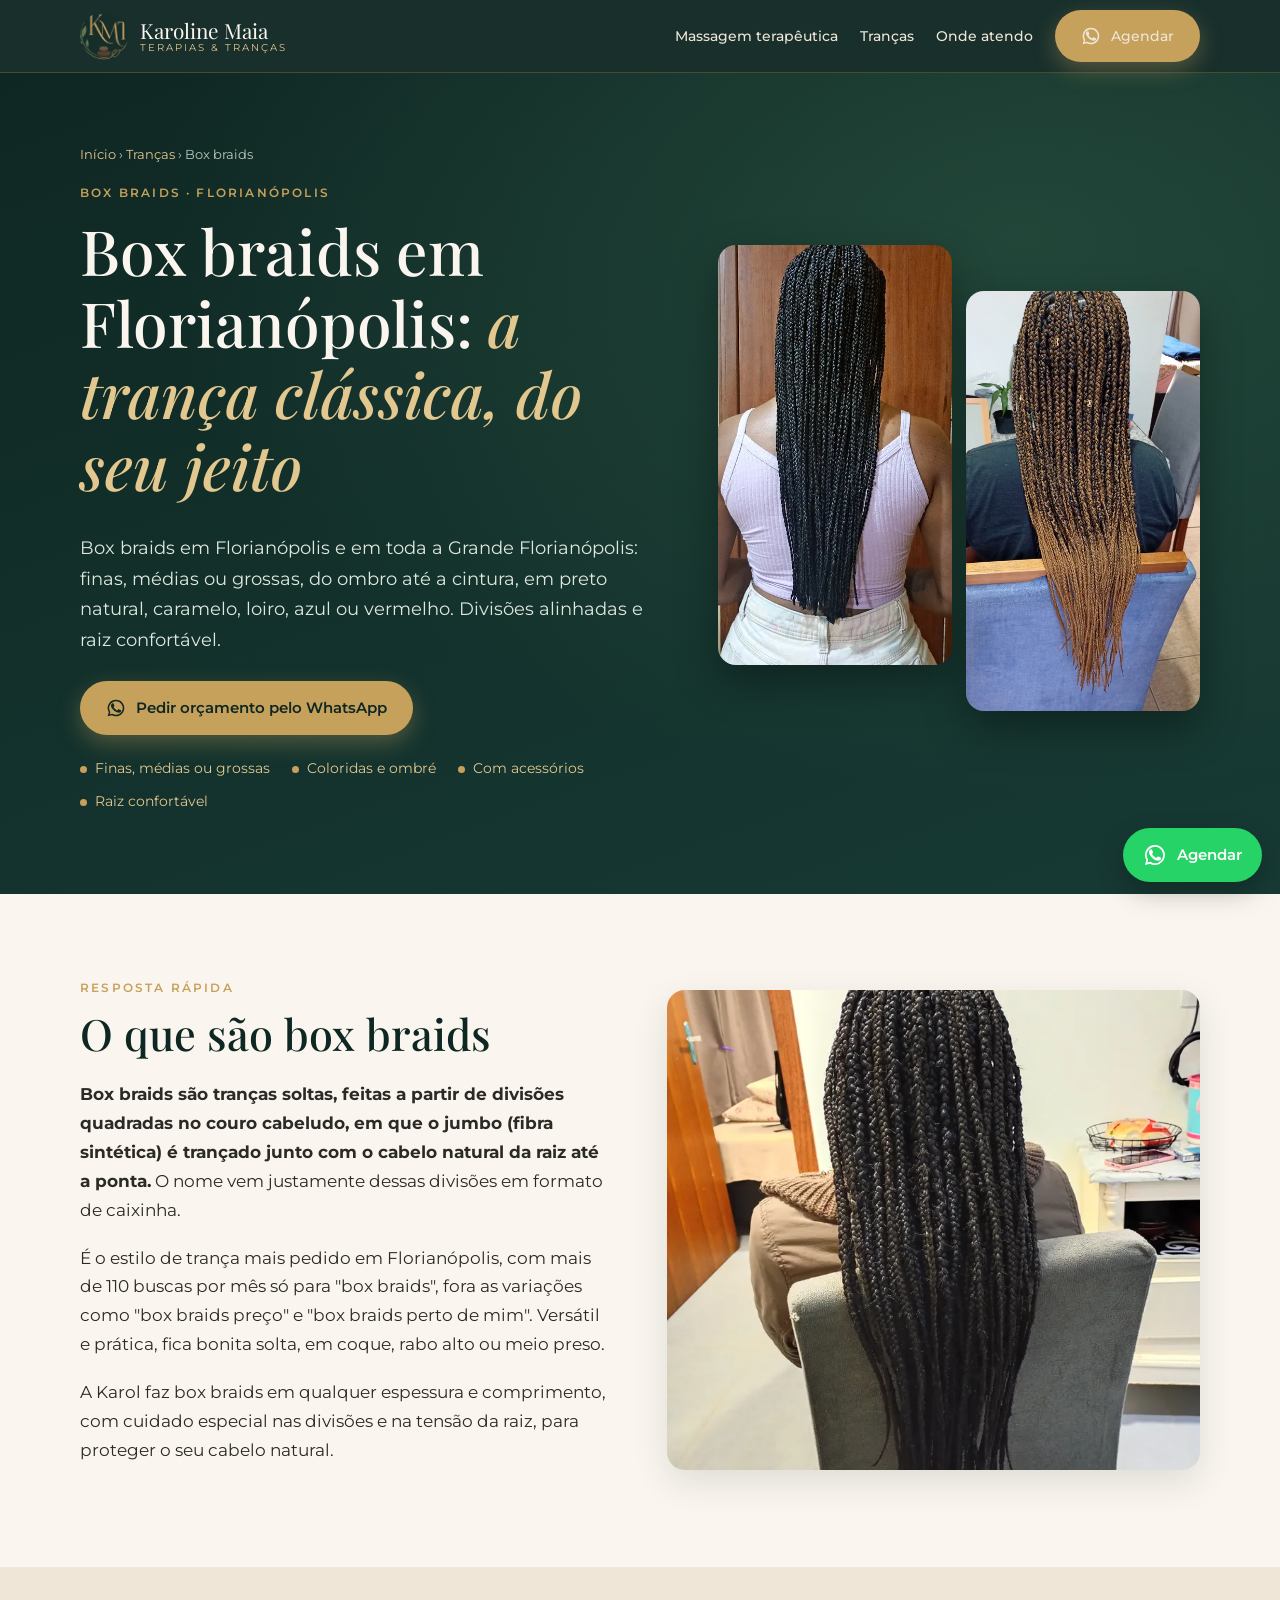
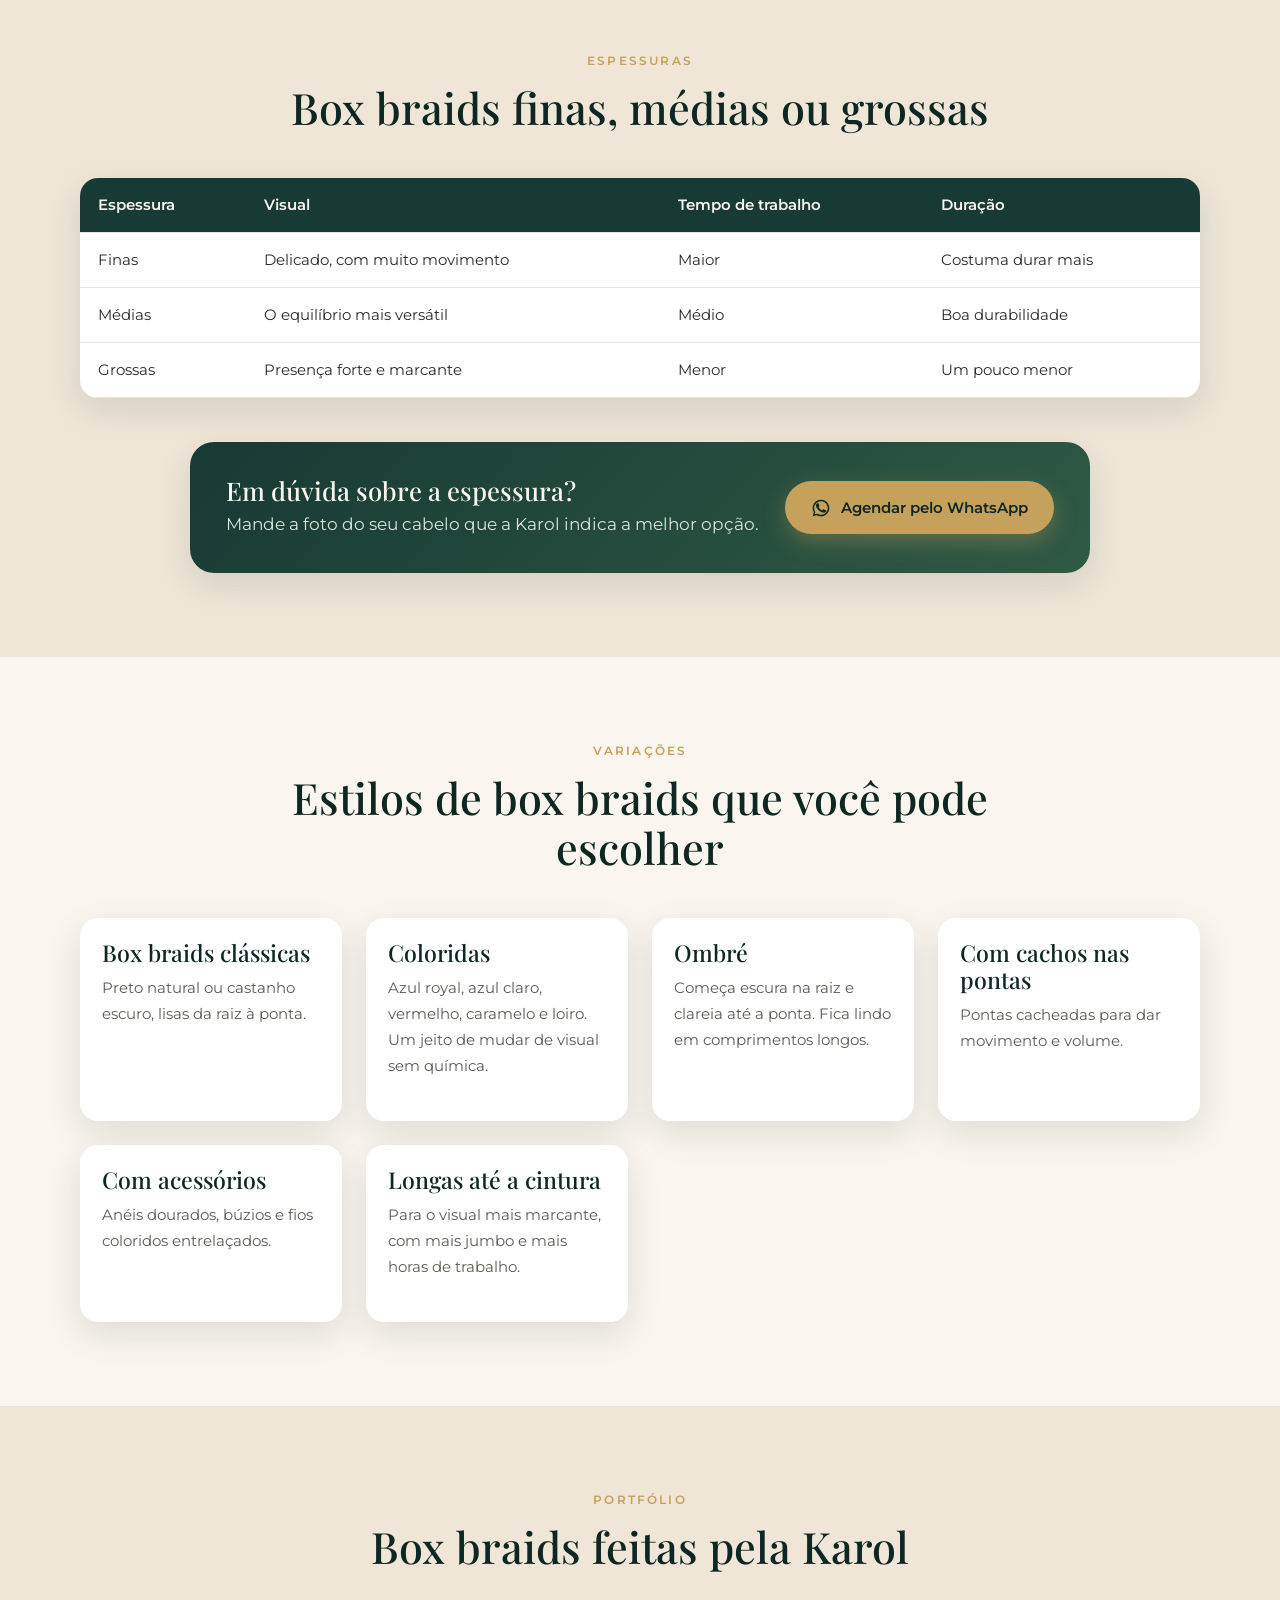
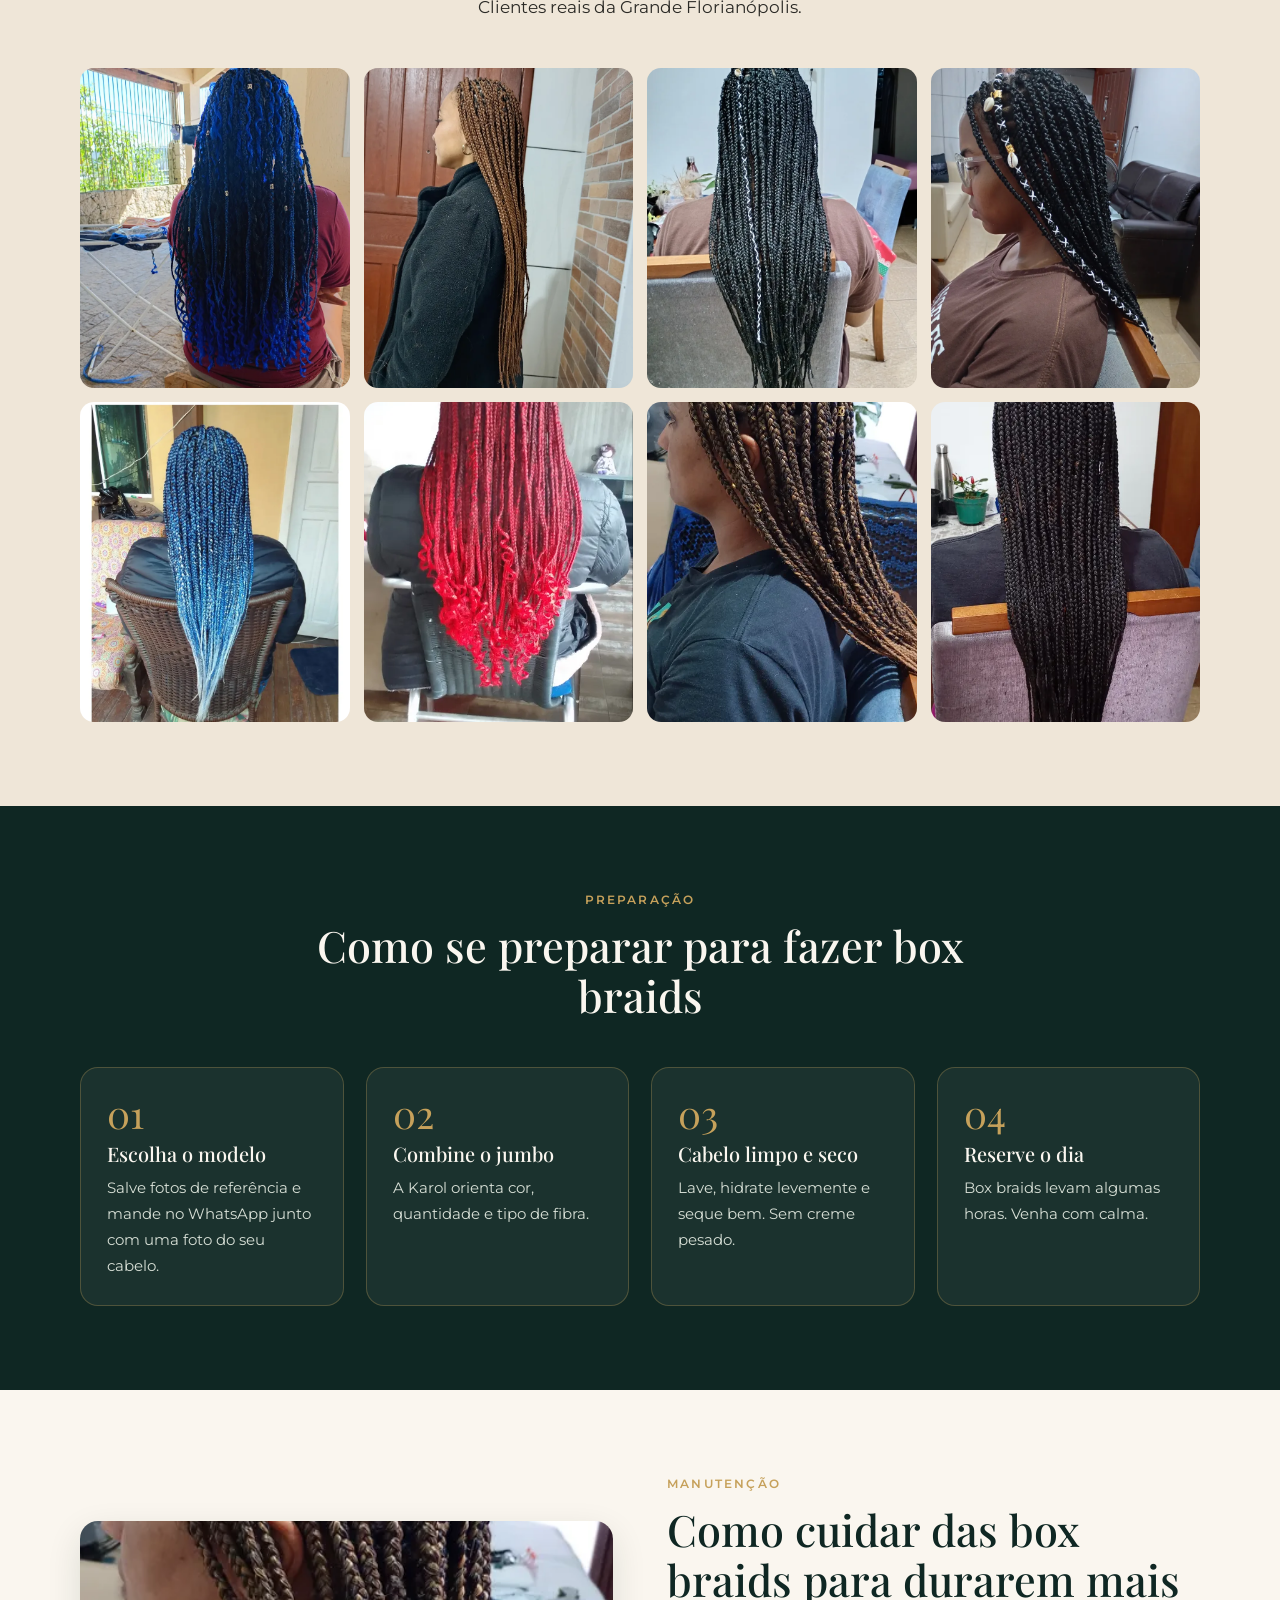
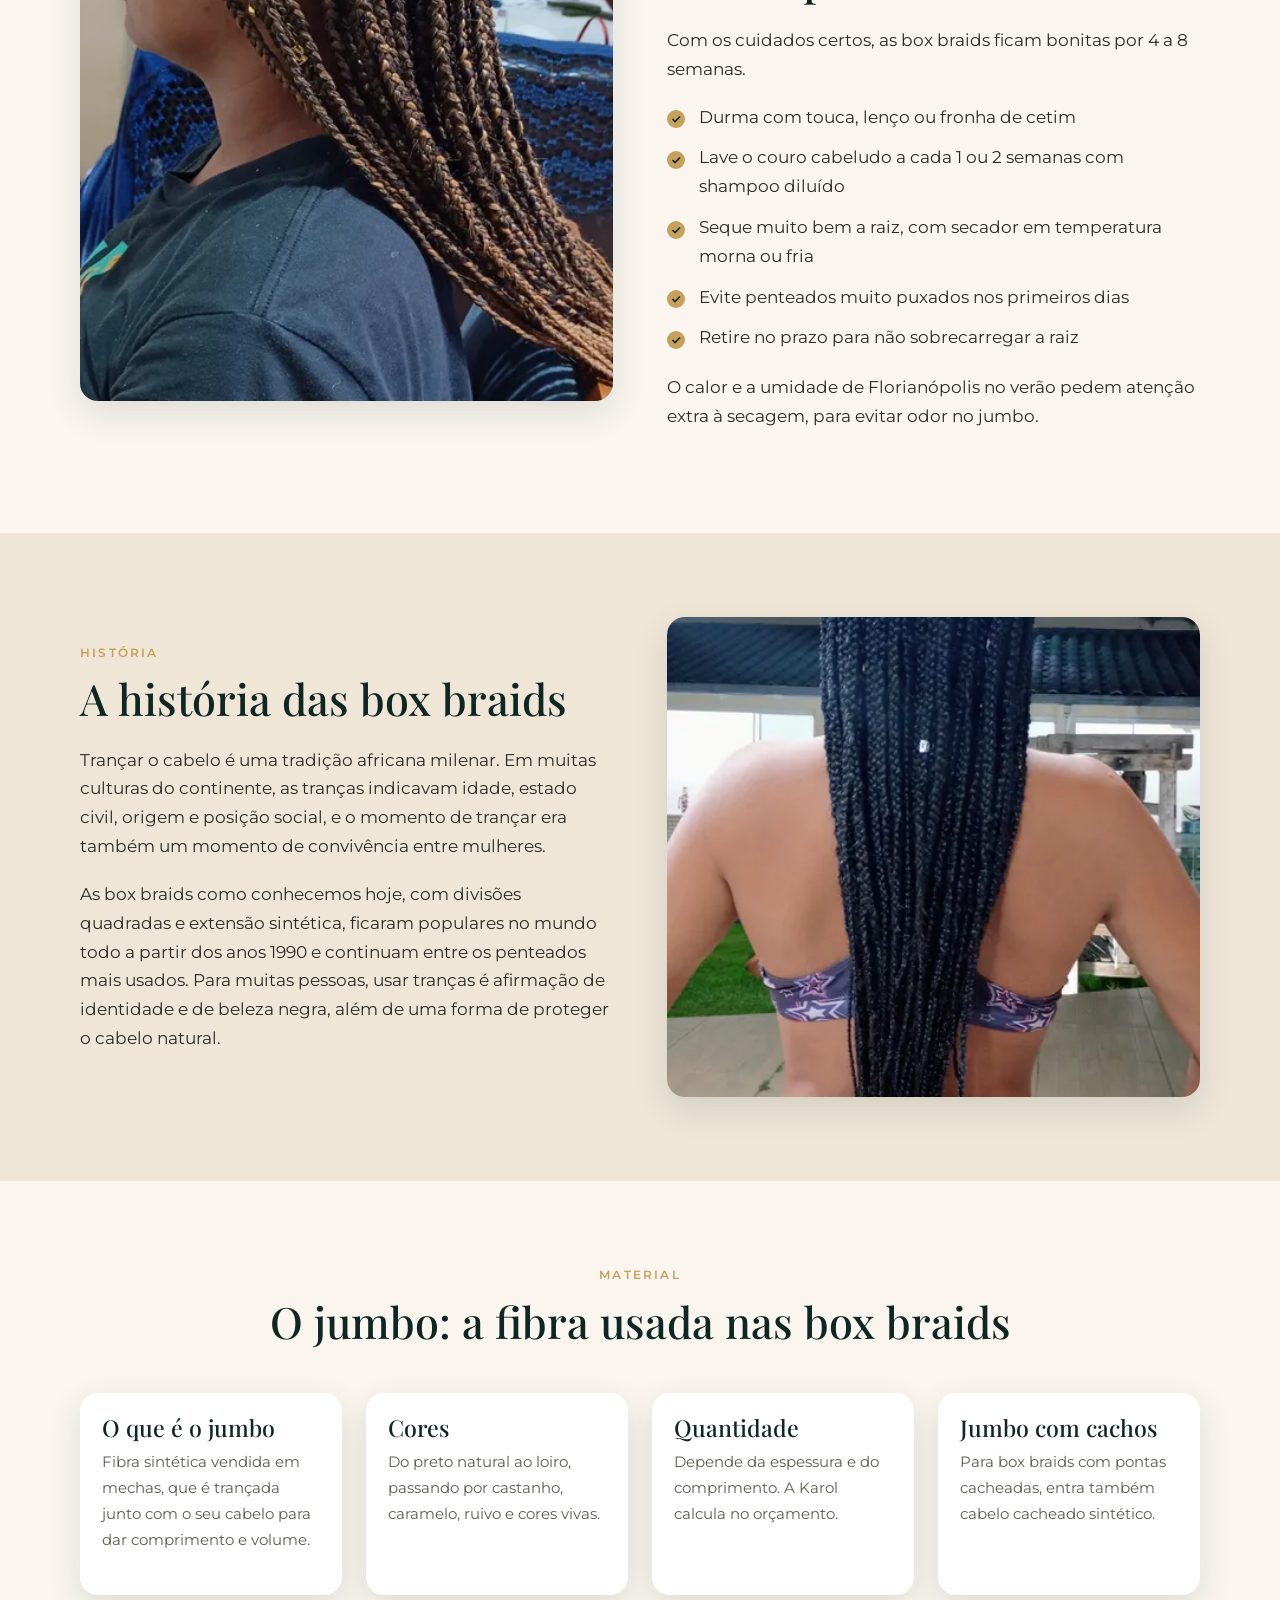
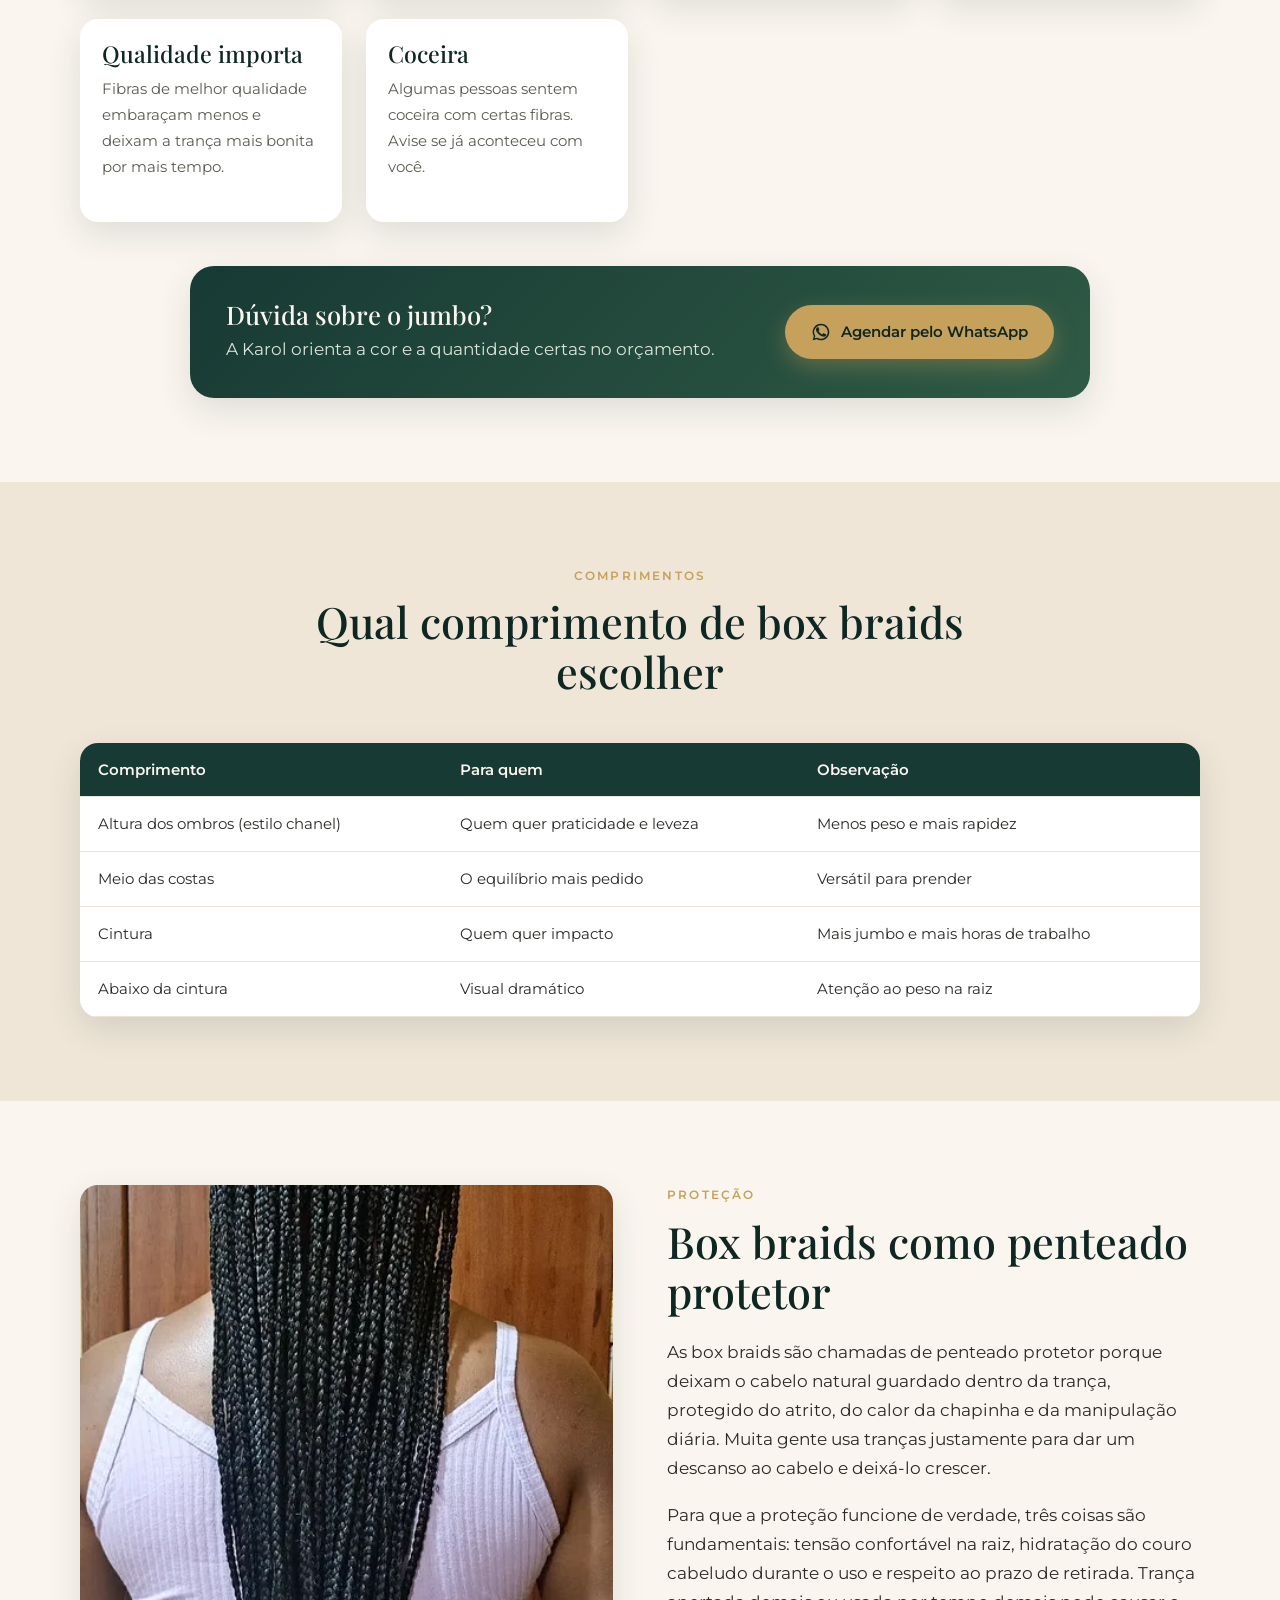
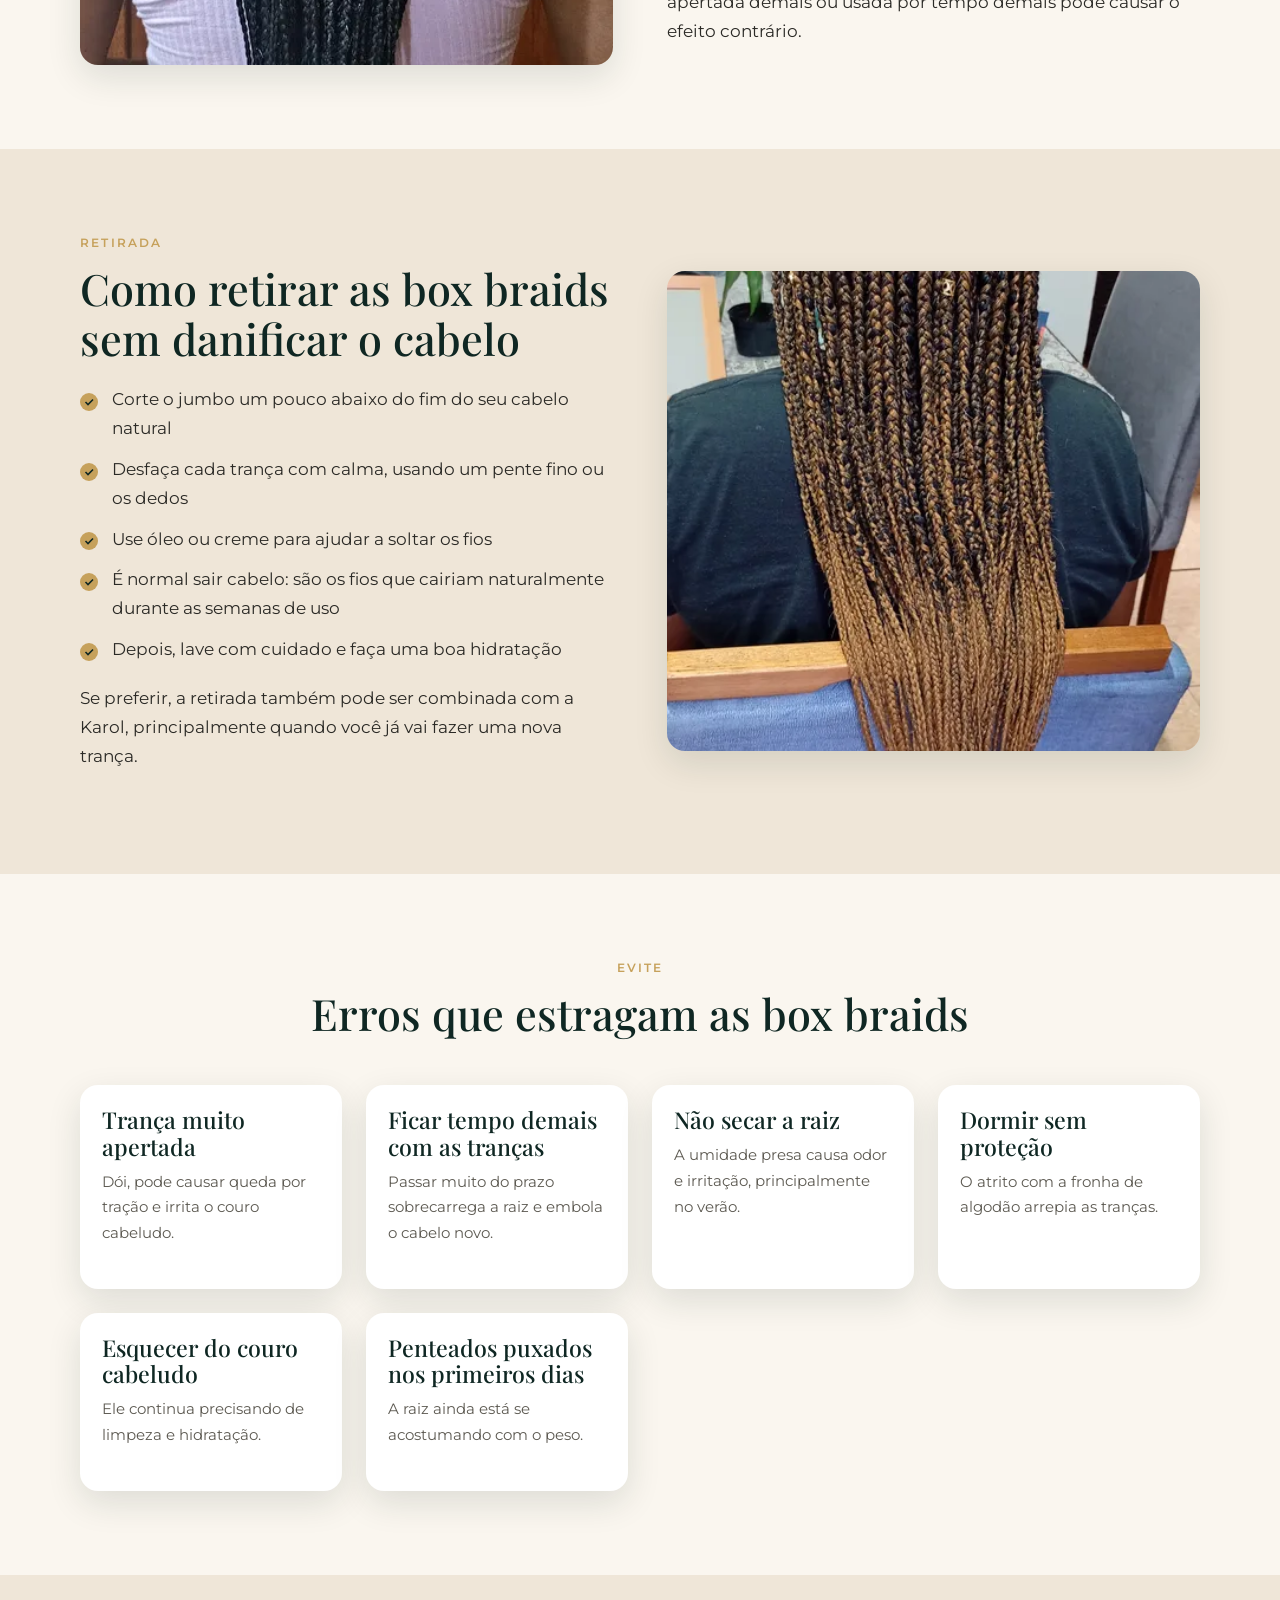
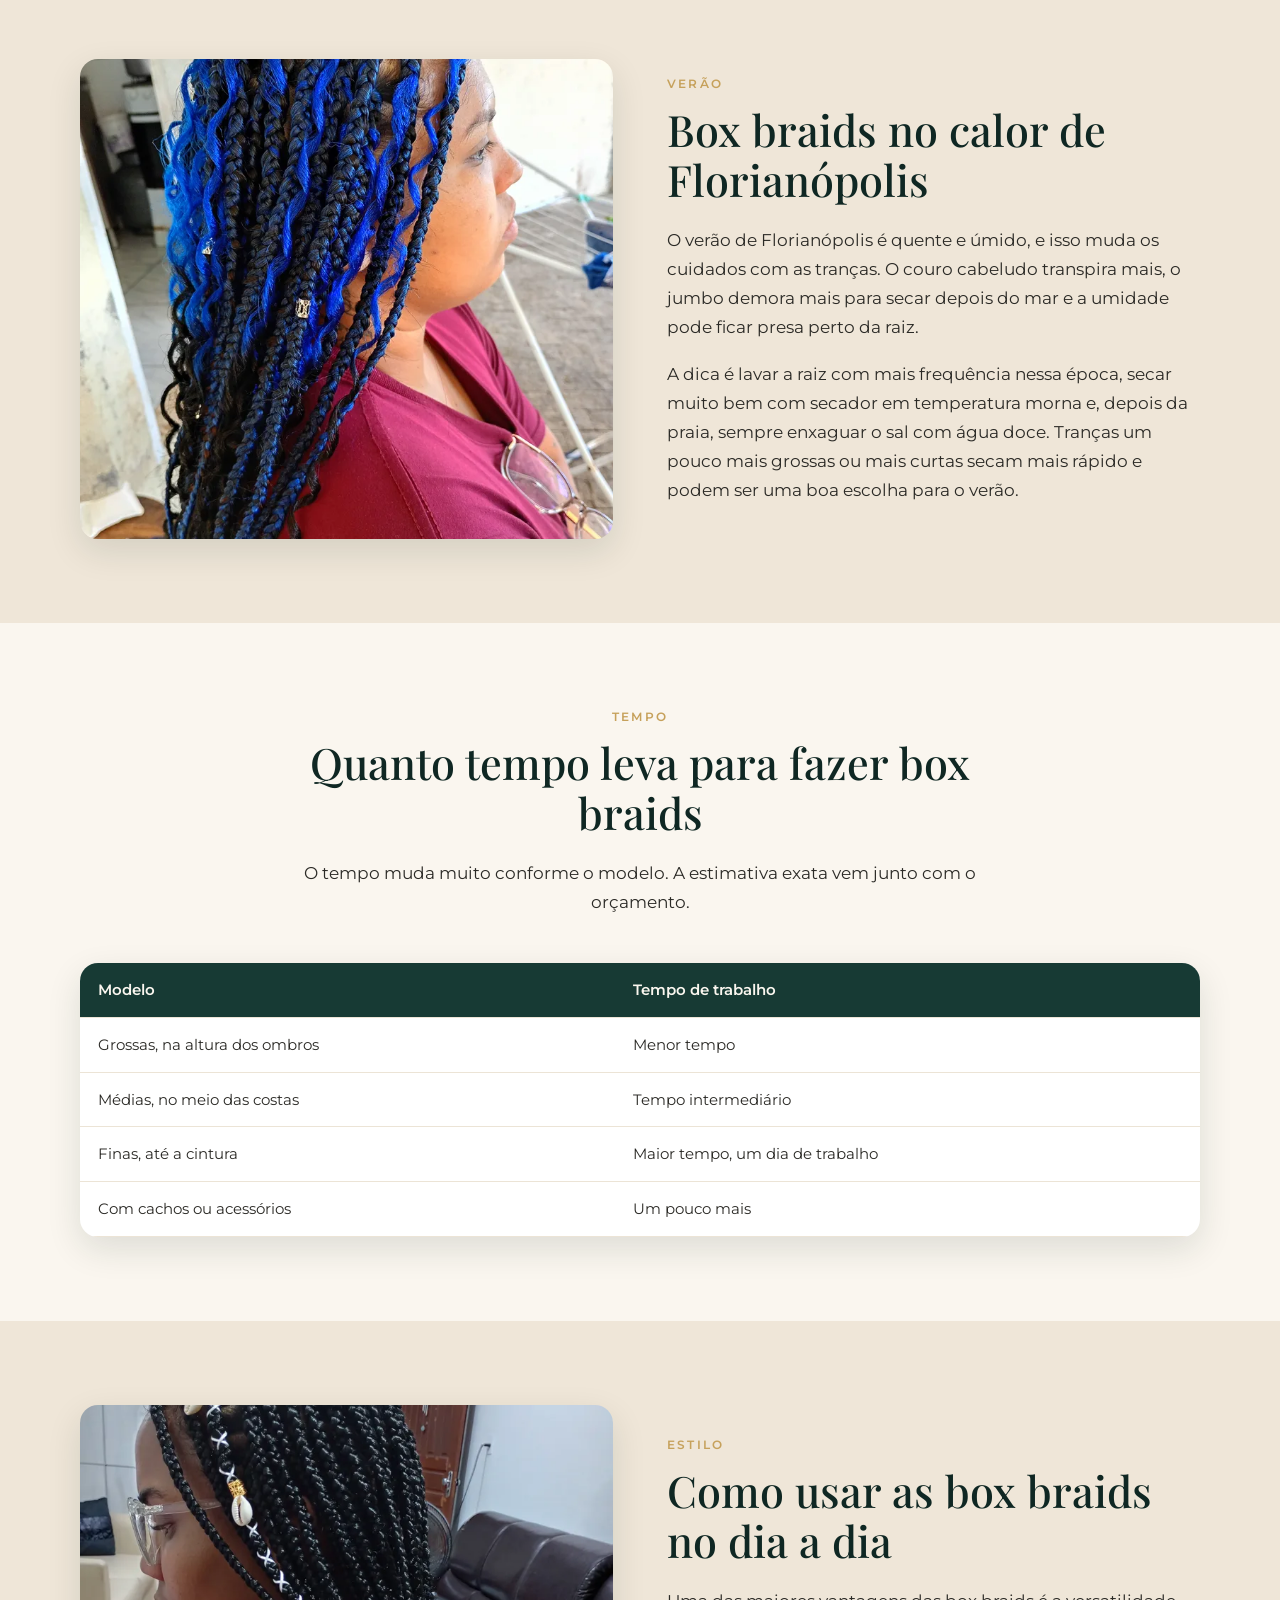
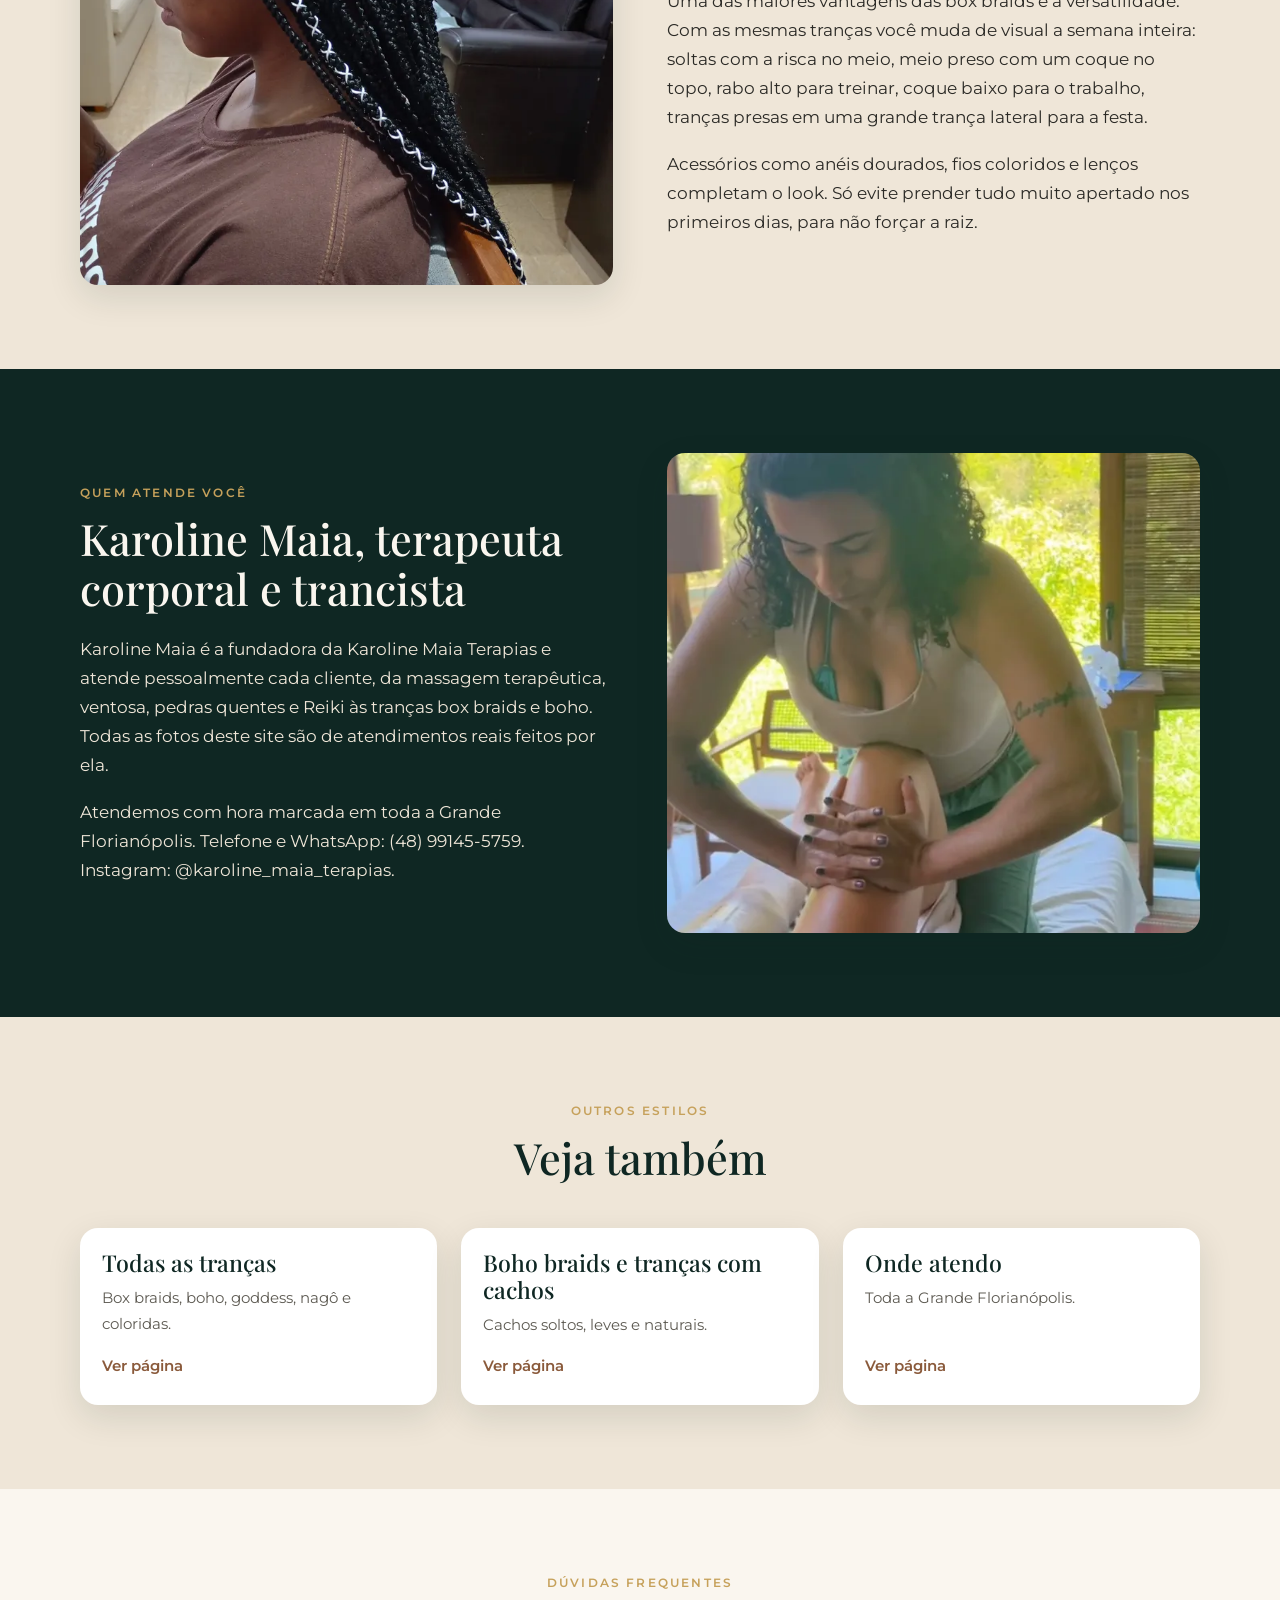
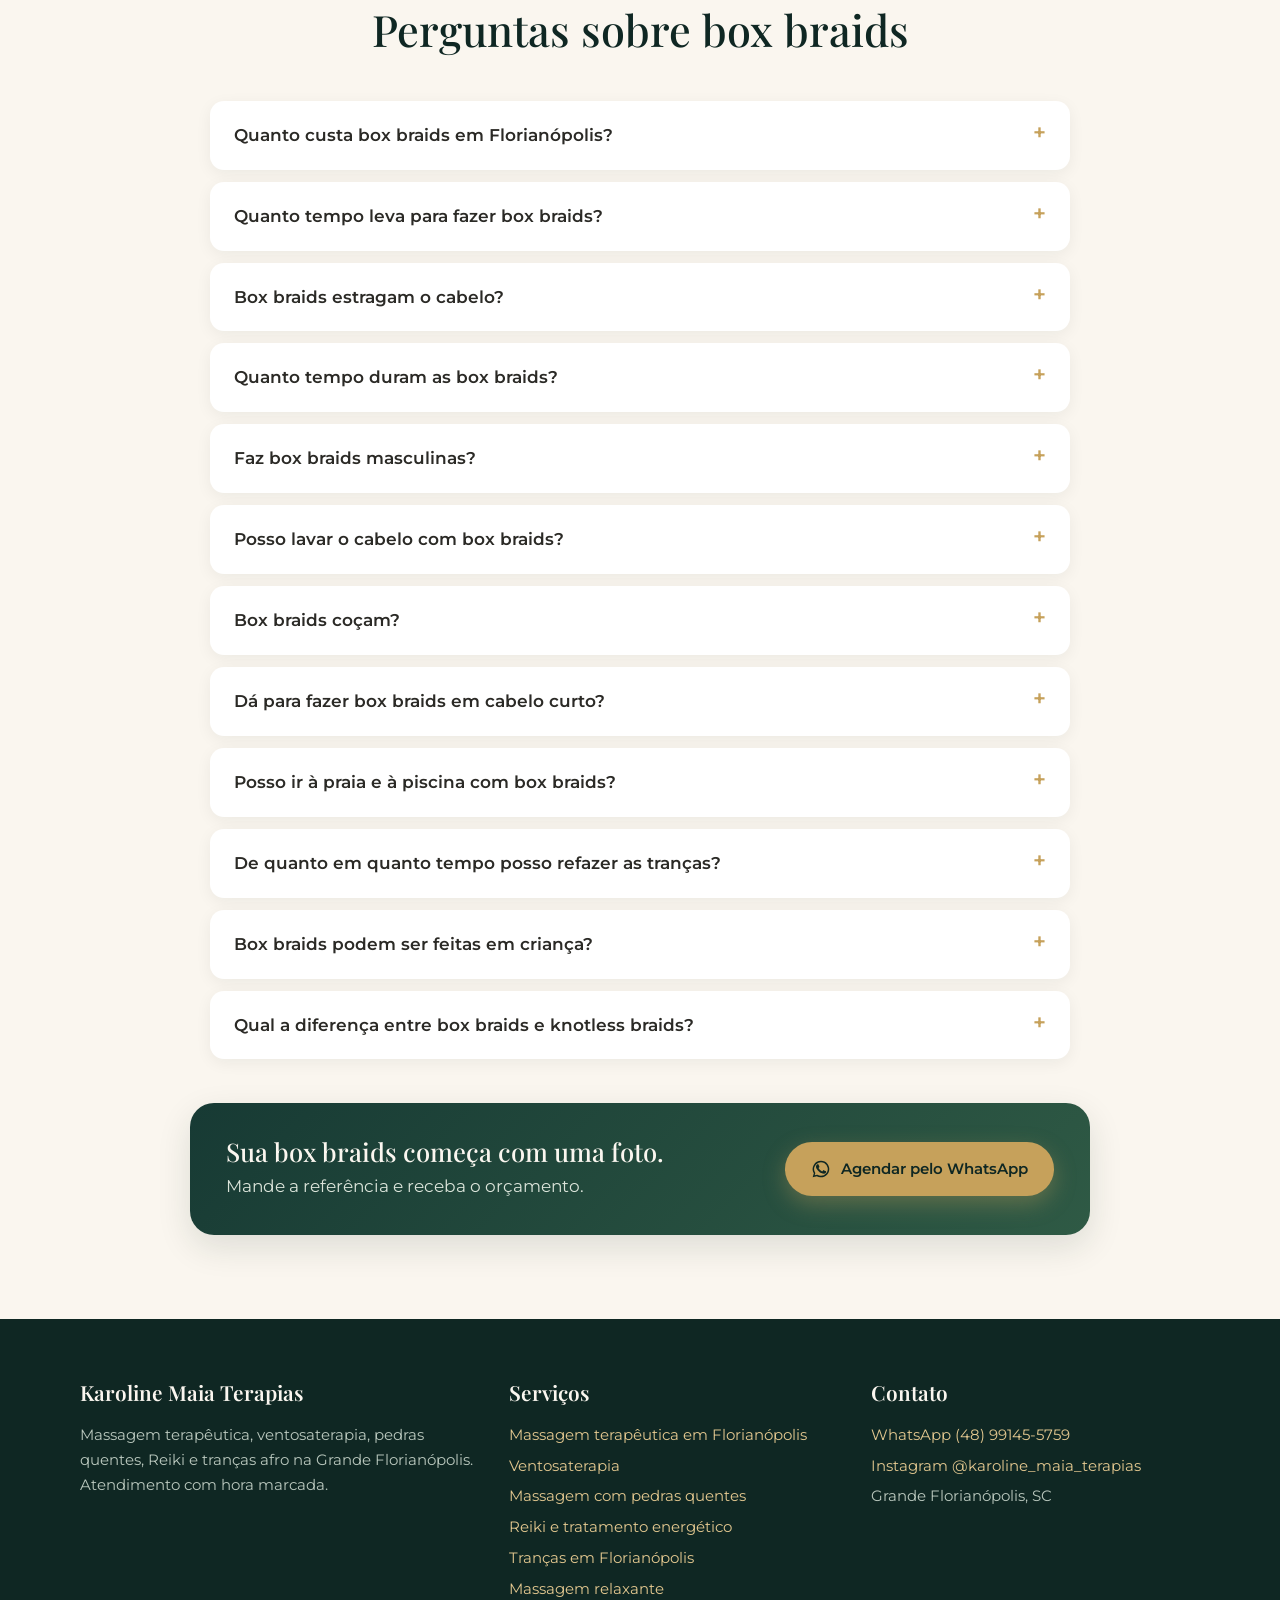
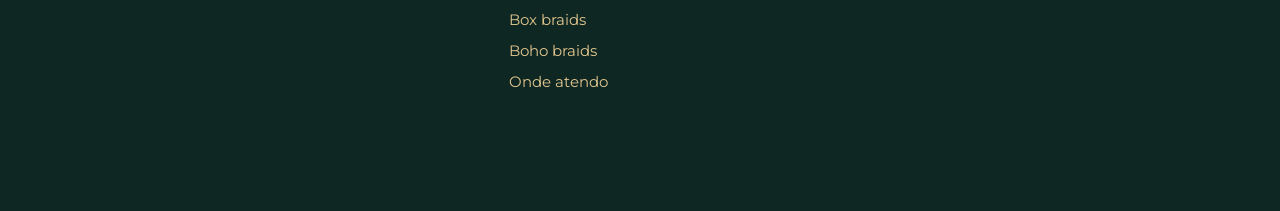
<file: box-braids-florianopolis/index.html>
<!doctype html>
<html lang="pt-BR">
<head>
<meta charset="utf-8">
<meta name="viewport" content="width=device-width,initial-scale=1">
<title>Box Braids em Florianópolis | Finas, Coloridas e Longas</title>
<meta name="description" content="Box braids em Florianópolis: finas, médias ou grossas, coloridas, longas, com cachos ou acessórios. Veja trabalhos reais e peça seu orçamento pelo WhatsApp.">
<link rel="canonical" href="https://karolinemaiaterapias.com.br/box-braids-florianopolis/">
<meta name="robots" content="noindex,nofollow">
<meta property="og:type" content="website"><meta property="og:locale" content="pt_BR">
<meta property="og:title" content="Box Braids em Florianópolis | Finas, Coloridas e Longas"><meta property="og:description" content="Box braids em Florianópolis: finas, médias ou grossas, coloridas, longas, com cachos ou acessórios. Veja trabalhos reais e peça seu orçamento pelo WhatsApp.">
<meta property="og:url" content="https://karolinemaiaterapias.com.br/box-braids-florianopolis/"><meta property="og:image" content="https://karolinemaiaterapias.com.br/img/karol-massagem-terapeutica-raspagem.webp">
<meta name="theme-color" content="#0f2723">
<link rel="icon" type="image/png" href="../img/favicon.png">
<link rel="preconnect" href="https://fonts.googleapis.com"><link rel="preconnect" href="https://fonts.gstatic.com" crossorigin>
<link href="https://fonts.googleapis.com/css2?family=Playfair+Display:ital,wght@0,500;0,600;1,500&family=Montserrat:wght@400;500;600&display=swap" rel="stylesheet">
<link rel="stylesheet" href="../style.css">

<script type="application/ld+json">{"@context": "https://schema.org", "@graph": [{"@type": "HealthAndBeautyBusiness", "@id": "https://karolinemaiaterapias.com.br/#negocio", "name": "Karoline Maia Terapias", "url": "https://karolinemaiaterapias.com.br/", "telephone": "+55 48 99145-5759", "image": "https://karolinemaiaterapias.com.br/img/karol-massagem-terapeutica-raspagem.webp", "logo": "https://karolinemaiaterapias.com.br/img/logo-kmt.webp", "sameAs": ["https://www.instagram.com/karoline_maia_terapias/"], "areaServed": [{"@type": "City", "name": "Florianópolis, SC"}, {"@type": "City", "name": "São José, SC"}, {"@type": "City", "name": "Palhoça, SC"}, {"@type": "City", "name": "Biguaçu, SC"}, {"@type": "City", "name": "Santo Amaro da Imperatriz, SC"}, {"@type": "City", "name": "Governador Celso Ramos, SC"}, {"@type": "City", "name": "Antônio Carlos, SC"}, {"@type": "City", "name": "Águas Mornas, SC"}, {"@type": "City", "name": "São Pedro de Alcântara, SC"}], "founder": {"@type": "Person", "name": "Karoline Maia"}, "knowsAbout": ["Massagem terapêutica", "Massagem relaxante", "Ventosaterapia", "Massagem com pedras quentes", "Reiki", "Box braids", "Tranças boho", "Tranças nagô"]}, {"@type": "Service", "name": "Box braids em Florianópolis", "serviceType": "Trancista", "provider": {"@id": "https://karolinemaiaterapias.com.br/#negocio"}, "url": "https://karolinemaiaterapias.com.br/box-braids-florianopolis/", "areaServed": [{"@type": "Place", "name": "Florianópolis, SC"}, {"@type": "Place", "name": "São José, SC"}, {"@type": "Place", "name": "Palhoça, SC"}, {"@type": "Place", "name": "Biguaçu, SC"}]}, {"@type": "FAQPage", "mainEntity": [{"@type": "Question", "name": "Quanto custa box braids em Florianópolis?", "acceptedAnswer": {"@type": "Answer", "text": "Depende da espessura, do comprimento e da quantidade de jumbo. Mande a foto do modelo no WhatsApp e receba o valor exato."}}, {"@type": "Question", "name": "Quanto tempo leva para fazer box braids?", "acceptedAnswer": {"@type": "Answer", "text": "Tranças grossas e curtas são mais rápidas; finas e longas levam mais tempo. A estimativa vem junto com o orçamento."}}, {"@type": "Question", "name": "Box braids estragam o cabelo?", "acceptedAnswer": {"@type": "Answer", "text": "Feitas com tensão confortável, respeitando o prazo de retirada e com cuidado na manutenção, não. O problema é trança muito apertada ou usada por tempo demais."}}, {"@type": "Question", "name": "Quanto tempo duram as box braids?", "acceptedAnswer": {"@type": "Answer", "text": "De 4 a 8 semanas, com os cuidados certos."}}, {"@type": "Question", "name": "Faz box braids masculinas?", "acceptedAnswer": {"@type": "Answer", "text": "Pergunte pelo WhatsApp com uma foto do modelo e do cabelo atual."}}, {"@type": "Question", "name": "Posso lavar o cabelo com box braids?", "acceptedAnswer": {"@type": "Answer", "text": "Pode. Lave o couro cabeludo a cada uma ou duas semanas com shampoo diluído, massageando a raiz, e seque muito bem com secador em temperatura morna."}}, {"@type": "Question", "name": "Box braids coçam?", "acceptedAnswer": {"@type": "Answer", "text": "Nos primeiros dias pode haver uma leve coceira enquanto a raiz se acostuma. Coceira forte ou persistente pode ser sensibilidade à fibra; avise a Karol."}}, {"@type": "Question", "name": "Dá para fazer box braids em cabelo curto?", "acceptedAnswer": {"@type": "Answer", "text": "Na maioria dos casos, sim. Com alguns centímetros já é possível prender o jumbo. Mande uma foto do seu cabelo para avaliar."}}, {"@type": "Question", "name": "Posso ir à praia e à piscina com box braids?", "acceptedAnswer": {"@type": "Answer", "text": "Pode. Depois, enxágue com água doce e seque bem a raiz para evitar umidade presa."}}, {"@type": "Question", "name": "De quanto em quanto tempo posso refazer as tranças?", "acceptedAnswer": {"@type": "Answer", "text": "O ideal é dar um intervalo entre uma trança e outra para o cabelo e o couro cabeludo descansarem, com uma boa hidratação no meio."}}, {"@type": "Question", "name": "Box braids podem ser feitas em criança?", "acceptedAnswer": {"@type": "Answer", "text": "Podem, com modelos mais leves, tranças mais grossas e tensão bem suave na raiz para proteger o cabelo em crescimento."}}, {"@type": "Question", "name": "Qual a diferença entre box braids e knotless braids?", "acceptedAnswer": {"@type": "Answer", "text": "Nas box braids tradicionais há um pequeno nó na raiz, onde o jumbo é preso. Nas knotless, a trança começa só com o seu cabelo e o jumbo entra aos poucos, o que deixa a raiz mais leve e natural."}}]}, {"@type": "BreadcrumbList", "itemListElement": [{"@type": "ListItem", "position": 1, "name": "Início", "item": "https://karolinemaiaterapias.com.br/"}, {"@type": "ListItem", "position": 2, "name": "Tranças", "item": "https://karolinemaiaterapias.com.br/trancas-florianopolis/"}, {"@type": "ListItem", "position": 3, "name": "Box braids", "item": "https://karolinemaiaterapias.com.br/box-braids-florianopolis/"}]}]}</script>
</head>
<body>
<header class="topo"><div class="wrap">
  <a class="marca" href=".././"><img src="../img/logo-kmt-emblema.webp" alt="Logo Karoline Maia Terapias" width="48" height="48" fetchpriority="high"><span>Karoline Maia<small>Terapias &amp; Tranças</small></span></a>
  <nav class="menu" aria-label="Principal">
    <a href="../massagem-terapeutica-florianopolis/">Massagem terapêutica</a>
    <a href="../trancas-florianopolis/">Tranças</a>
    <a href="../atendimento-grande-florianopolis/">Onde atendo</a>
    <a class="btn btn-ouro" href="https://wa.me/5548991455759?text=Ol%C3%A1%20Karol%21%20Vim%20pelo%20site%20e%20quero%20agendar%20um%20hor%C3%A1rio." target="_blank" rel="noopener" data-evt="whatsapp_click" data-local="header"><svg viewBox="0 0 24 24" fill="currentColor" aria-hidden="true"><path d="M17.5 14.4c-.3-.1-1.8-.9-2-1-.3-.1-.5-.1-.7.1-.2.3-.8 1-.9 1.2-.2.2-.3.2-.6.1-.3-.1-1.3-.5-2.4-1.5-.9-.8-1.5-1.8-1.7-2.1-.2-.3 0-.5.1-.6l.4-.5c.2-.2.2-.3.3-.5.1-.2 0-.4 0-.5l-.9-2.2c-.2-.6-.5-.5-.7-.5h-.6c-.2 0-.5.1-.8.4-.3.3-1 1-1 2.5s1.1 2.9 1.2 3.1c.1.2 2.1 3.2 5.1 4.5.7.3 1.3.5 1.7.6.7.2 1.4.2 1.9.1.6-.1 1.8-.7 2-1.4.2-.7.2-1.3.2-1.4-.1-.1-.3-.2-.6-.3zM12 2a10 10 0 0 0-8.6 15.1L2 22l5-1.3A10 10 0 1 0 12 2zm0 18.2c-1.5 0-3-.4-4.3-1.2l-.3-.2-3 .8.8-2.9-.2-.3A8.2 8.2 0 1 1 12 20.2z"/></svg>Agendar</a>
  </nav>
</div></header>
<main>

<section class="hero"><div class="wrap">
  <div>
    <nav class="migalhas" aria-label="Você está em"><a href="../">Início</a> › <a href="../trancas-florianopolis/">Tranças</a> › Box braids</nav>
    <span class="kicker">Box braids · Florianópolis</span>
    <h1>Box braids em Florianópolis: <em>a trança clássica, do seu jeito</em></h1>
    <p class="lead">Box braids em Florianópolis e em toda a Grande Florianópolis: finas, médias ou grossas, do ombro até a cintura, em preto natural, caramelo, loiro, azul ou vermelho. Divisões alinhadas e raiz confortável.</p>
    <div class="acoes"><a class="btn btn-ouro" href="https://wa.me/5548991455759?text=Ol%C3%A1%20Karol%21%20Vim%20pelo%20site%20e%20quero%20fazer%20box%20braids.%20Posso%20mandar%20a%20foto%20do%20modelo%3F" target="_blank" rel="noopener" data-evt="whatsapp_click" data-local="hero"><svg viewBox="0 0 24 24" fill="currentColor" aria-hidden="true"><path d="M17.5 14.4c-.3-.1-1.8-.9-2-1-.3-.1-.5-.1-.7.1-.2.3-.8 1-.9 1.2-.2.2-.3.2-.6.1-.3-.1-1.3-.5-2.4-1.5-.9-.8-1.5-1.8-1.7-2.1-.2-.3 0-.5.1-.6l.4-.5c.2-.2.2-.3.3-.5.1-.2 0-.4 0-.5l-.9-2.2c-.2-.6-.5-.5-.7-.5h-.6c-.2 0-.5.1-.8.4-.3.3-1 1-1 2.5s1.1 2.9 1.2 3.1c.1.2 2.1 3.2 5.1 4.5.7.3 1.3.5 1.7.6.7.2 1.4.2 1.9.1.6-.1 1.8-.7 2-1.4.2-.7.2-1.3.2-1.4-.1-.1-.3-.2-.6-.3zM12 2a10 10 0 0 0-8.6 15.1L2 22l5-1.3A10 10 0 1 0 12 2zm0 18.2c-1.5 0-3-.4-4.3-1.2l-.3-.2-3 .8.8-2.9-.2-.3A8.2 8.2 0 1 1 12 20.2z"/></svg>Pedir orçamento pelo WhatsApp</a></div>
    <ul class="selos"><li>Finas, médias ou grossas</li><li>Coloridas e ombré</li><li>Com acessórios</li><li>Raiz confortável</li></ul>
  </div>
  <div class="hero-fotos">
    <img src="../img/box-braids-pretas-longas.webp" alt="Box braids pretas longas feitas em Florianópolis" width="451" height="1000" fetchpriority="high">
    <img src="../img/box-braids-caramelo-costas.webp" alt="Box braids caramelo vistas de costas" width="451" height="1000" fetchpriority="high">
  </div>
</div></section>
<section class=""><div class="wrap duas">
  <div><span class="kicker">Resposta rápida</span><h2>O que são box braids</h2><p><strong>Box braids são tranças soltas, feitas a partir de divisões quadradas no couro cabeludo, em que o jumbo (fibra sintética) é trançado junto com o cabelo natural da raiz até a ponta.</strong> O nome vem justamente dessas divisões em formato de caixinha.</p><p>É o estilo de trança mais pedido em Florianópolis, com mais de 110 buscas por mês só para "box braids", fora as variações como "box braids preço" e "box braids perto de mim". Versátil e prática, fica bonita solta, em coque, rabo alto ou meio preso.</p><p>A Karol faz box braids em qualquer espessura e comprimento, com cuidado especial nas divisões e na tensão da raiz, para proteger o seu cabelo natural.</p></div>
  <figure><img src="../img/box-braids-pretas.webp" alt="Box braids pretas grossas feitas pela Karoline Maia" width="753" height="1000" loading="lazy" decoding="async"></figure>
</div></section><section class="sec-areia"><div class="wrap">
  <div class="centro"><span class="kicker">Espessuras</span><h2>Box braids finas, médias ou grossas</h2></div>
  <div class="table-scroll"><table><thead><tr><th>Espessura</th><th>Visual</th><th>Tempo de trabalho</th><th>Duração</th></tr></thead><tbody><tr><td>Finas</td><td>Delicado, com muito movimento</td><td>Maior</td><td>Costuma durar mais</td></tr><tr><td>Médias</td><td>O equilíbrio mais versátil</td><td>Médio</td><td>Boa durabilidade</td></tr><tr><td>Grossas</td><td>Presença forte e marcante</td><td>Menor</td><td>Um pouco menor</td></tr></tbody></table></div><div class="cta-inline"><div><h3>Em dúvida sobre a espessura?</h3><p>Mande a foto do seu cabelo que a Karol indica a melhor opção.</p></div><a class="btn btn-ouro" href="https://wa.me/5548991455759?text=Ol%C3%A1%20Karol%21%20Vim%20pelo%20site%20e%20quero%20fazer%20box%20braids.%20Posso%20mandar%20a%20foto%20do%20modelo%3F" target="_blank" rel="noopener" data-evt="whatsapp_click" data-local="inline"><svg viewBox="0 0 24 24" fill="currentColor" aria-hidden="true"><path d="M17.5 14.4c-.3-.1-1.8-.9-2-1-.3-.1-.5-.1-.7.1-.2.3-.8 1-.9 1.2-.2.2-.3.2-.6.1-.3-.1-1.3-.5-2.4-1.5-.9-.8-1.5-1.8-1.7-2.1-.2-.3 0-.5.1-.6l.4-.5c.2-.2.2-.3.3-.5.1-.2 0-.4 0-.5l-.9-2.2c-.2-.6-.5-.5-.7-.5h-.6c-.2 0-.5.1-.8.4-.3.3-1 1-1 2.5s1.1 2.9 1.2 3.1c.1.2 2.1 3.2 5.1 4.5.7.3 1.3.5 1.7.6.7.2 1.4.2 1.9.1.6-.1 1.8-.7 2-1.4.2-.7.2-1.3.2-1.4-.1-.1-.3-.2-.6-.3zM12 2a10 10 0 0 0-8.6 15.1L2 22l5-1.3A10 10 0 1 0 12 2zm0 18.2c-1.5 0-3-.4-4.3-1.2l-.3-.2-3 .8.8-2.9-.2-.3A8.2 8.2 0 1 1 12 20.2z"/></svg>Agendar pelo WhatsApp</a></div>
</div></section><section class=""><div class="wrap">
  <div class="centro"><span class="kicker">Variações</span><h2>Estilos de box braids que você pode escolher</h2></div>
  <div class="cards"><div class="card"><div class="corpo"><h3>Box braids clássicas</h3><p>Preto natural ou castanho escuro, lisas da raiz à ponta.</p></div></div><div class="card"><div class="corpo"><h3>Coloridas</h3><p>Azul royal, azul claro, vermelho, caramelo e loiro. Um jeito de mudar de visual sem química.</p></div></div><div class="card"><div class="corpo"><h3>Ombré</h3><p>Começa escura na raiz e clareia até a ponta. Fica lindo em comprimentos longos.</p></div></div><div class="card"><div class="corpo"><h3>Com cachos nas pontas</h3><p>Pontas cacheadas para dar movimento e volume.</p></div></div><div class="card"><div class="corpo"><h3>Com acessórios</h3><p>Anéis dourados, búzios e fios coloridos entrelaçados.</p></div></div><div class="card"><div class="corpo"><h3>Longas até a cintura</h3><p>Para o visual mais marcante, com mais jumbo e mais horas de trabalho.</p></div></div></div>
</div></section><section class="sec-areia"><div class="wrap">
  <div class="centro"><span class="kicker">Portfólio</span><h2>Box braids feitas pela Karol</h2><p>Clientes reais da Grande Florianópolis.</p></div>
  <div class="galeria"><figure><img src="../img/box-braids-azul.webp" alt="Box braids pretas com azul royal" width="753" height="1000" loading="lazy" decoding="async"></figure><figure><img src="../img/box-braids-caramelo-lateral.webp" alt="Box braids caramelo vistas de lado" width="753" height="1000" loading="lazy" decoding="async"></figure><figure><img src="../img/box-braids-fios-brancos.webp" alt="Box braids com fios brancos entrelaçados" width="753" height="1000" loading="lazy" decoding="async"></figure><figure><img src="../img/box-braids-acessorios.webp" alt="Box braids com búzios e acessórios" width="753" height="1000" loading="lazy" decoding="async"></figure><figure><img src="../img/box-braids-azul-claro.webp" alt="Box braids azul claro" width="994" height="1000" loading="lazy" decoding="async"></figure><figure><img src="../img/box-braids-vermelho-cachos.webp" alt="Box braids vermelhas com cachos nas pontas" width="450" height="1000" loading="lazy" decoding="async"></figure><figure><img src="../img/box-braids-caramelo-perfil.webp" alt="Box braids caramelo de perfil" width="451" height="1000" loading="lazy" decoding="async"></figure><figure><img src="../img/box-braids-pretas-costas.webp" alt="Box braids pretas de costas" width="451" height="1000" loading="lazy" decoding="async"></figure></div>
</div></section><section class="sec-verde"><div class="wrap">
  <div class="centro"><span class="kicker">Preparação</span><h2>Como se preparar para fazer box braids</h2></div><div class="passos"><div class="passo"><h3>Escolha o modelo</h3><p>Salve fotos de referência e mande no WhatsApp junto com uma foto do seu cabelo.</p></div><div class="passo"><h3>Combine o jumbo</h3><p>A Karol orienta cor, quantidade e tipo de fibra.</p></div><div class="passo"><h3>Cabelo limpo e seco</h3><p>Lave, hidrate levemente e seque bem. Sem creme pesado.</p></div><div class="passo"><h3>Reserve o dia</h3><p>Box braids levam algumas horas. Venha com calma.</p></div></div>
</div></section><section class=""><div class="wrap duas inv">
  <div><span class="kicker">Manutenção</span><h2>Como cuidar das box braids para durarem mais</h2><p>Com os cuidados certos, as box braids ficam bonitas por 4 a 8 semanas.</p><ul class='check'><li>Durma com touca, lenço ou fronha de cetim</li><li>Lave o couro cabeludo a cada 1 ou 2 semanas com shampoo diluído</li><li>Seque muito bem a raiz, com secador em temperatura morna ou fria</li><li>Evite penteados muito puxados nos primeiros dias</li><li>Retire no prazo para não sobrecarregar a raiz</li></ul><p>O calor e a umidade de Florianópolis no verão pedem atenção extra à secagem, para evitar odor no jumbo.</p></div>
  <figure><img src="../img/box-braids-caramelo-perfil.webp" alt="Box braids caramelo bem cuidadas" width="451" height="1000" loading="lazy" decoding="async"></figure>
</div></section><section class="sec-areia"><div class="wrap duas">
  <div><span class="kicker">História</span><h2>A história das box braids</h2><p>Trançar o cabelo é uma tradição africana milenar. Em muitas culturas do continente, as tranças indicavam idade, estado civil, origem e posição social, e o momento de trançar era também um momento de convivência entre mulheres.</p><p>As box braids como conhecemos hoje, com divisões quadradas e extensão sintética, ficaram populares no mundo todo a partir dos anos 1990 e continuam entre os penteados mais usados. Para muitas pessoas, usar tranças é afirmação de identidade e de beleza negra, além de uma forma de proteger o cabelo natural.</p></div>
  <figure><img src="../img/box-braids-longas.webp" alt="Box braids longas, penteado de tradição africana" width="451" height="1000" loading="lazy" decoding="async"></figure>
</div></section><section class=""><div class="wrap">
  <div class="centro"><span class="kicker">Material</span><h2>O jumbo: a fibra usada nas box braids</h2></div>
  <div class="cards"><div class="card"><div class="corpo"><h3>O que é o jumbo</h3><p>Fibra sintética vendida em mechas, que é trançada junto com o seu cabelo para dar comprimento e volume.</p></div></div><div class="card"><div class="corpo"><h3>Cores</h3><p>Do preto natural ao loiro, passando por castanho, caramelo, ruivo e cores vivas.</p></div></div><div class="card"><div class="corpo"><h3>Quantidade</h3><p>Depende da espessura e do comprimento. A Karol calcula no orçamento.</p></div></div><div class="card"><div class="corpo"><h3>Jumbo com cachos</h3><p>Para box braids com pontas cacheadas, entra também cabelo cacheado sintético.</p></div></div><div class="card"><div class="corpo"><h3>Qualidade importa</h3><p>Fibras de melhor qualidade embaraçam menos e deixam a trança mais bonita por mais tempo.</p></div></div><div class="card"><div class="corpo"><h3>Coceira</h3><p>Algumas pessoas sentem coceira com certas fibras. Avise se já aconteceu com você.</p></div></div></div><div class="cta-inline"><div><h3>Dúvida sobre o jumbo?</h3><p>A Karol orienta a cor e a quantidade certas no orçamento.</p></div><a class="btn btn-ouro" href="https://wa.me/5548991455759?text=Ol%C3%A1%20Karol%21%20Vim%20pelo%20site%20e%20quero%20fazer%20box%20braids.%20Posso%20mandar%20a%20foto%20do%20modelo%3F" target="_blank" rel="noopener" data-evt="whatsapp_click" data-local="inline"><svg viewBox="0 0 24 24" fill="currentColor" aria-hidden="true"><path d="M17.5 14.4c-.3-.1-1.8-.9-2-1-.3-.1-.5-.1-.7.1-.2.3-.8 1-.9 1.2-.2.2-.3.2-.6.1-.3-.1-1.3-.5-2.4-1.5-.9-.8-1.5-1.8-1.7-2.1-.2-.3 0-.5.1-.6l.4-.5c.2-.2.2-.3.3-.5.1-.2 0-.4 0-.5l-.9-2.2c-.2-.6-.5-.5-.7-.5h-.6c-.2 0-.5.1-.8.4-.3.3-1 1-1 2.5s1.1 2.9 1.2 3.1c.1.2 2.1 3.2 5.1 4.5.7.3 1.3.5 1.7.6.7.2 1.4.2 1.9.1.6-.1 1.8-.7 2-1.4.2-.7.2-1.3.2-1.4-.1-.1-.3-.2-.6-.3zM12 2a10 10 0 0 0-8.6 15.1L2 22l5-1.3A10 10 0 1 0 12 2zm0 18.2c-1.5 0-3-.4-4.3-1.2l-.3-.2-3 .8.8-2.9-.2-.3A8.2 8.2 0 1 1 12 20.2z"/></svg>Agendar pelo WhatsApp</a></div>
</div></section><section class="sec-areia"><div class="wrap">
  <div class="centro"><span class="kicker">Comprimentos</span><h2>Qual comprimento de box braids escolher</h2></div>
  <div class="table-scroll"><table><thead><tr><th>Comprimento</th><th>Para quem</th><th>Observação</th></tr></thead><tbody><tr><td>Altura dos ombros (estilo chanel)</td><td>Quem quer praticidade e leveza</td><td>Menos peso e mais rapidez</td></tr><tr><td>Meio das costas</td><td>O equilíbrio mais pedido</td><td>Versátil para prender</td></tr><tr><td>Cintura</td><td>Quem quer impacto</td><td>Mais jumbo e mais horas de trabalho</td></tr><tr><td>Abaixo da cintura</td><td>Visual dramático</td><td>Atenção ao peso na raiz</td></tr></tbody></table></div>
</div></section><section class=""><div class="wrap duas inv">
  <div><span class="kicker">Proteção</span><h2>Box braids como penteado protetor</h2><p>As box braids são chamadas de penteado protetor porque deixam o cabelo natural guardado dentro da trança, protegido do atrito, do calor da chapinha e da manipulação diária. Muita gente usa tranças justamente para dar um descanso ao cabelo e deixá-lo crescer.</p><p>Para que a proteção funcione de verdade, três coisas são fundamentais: tensão confortável na raiz, hidratação do couro cabeludo durante o uso e respeito ao prazo de retirada. Trança apertada demais ou usada por tempo demais pode causar o efeito contrário.</p></div>
  <figure><img src="../img/box-braids-pretas-longas.webp" alt="Box braids protegendo o cabelo natural" width="451" height="1000" loading="lazy" decoding="async"></figure>
</div></section><section class="sec-areia"><div class="wrap duas">
  <div><span class="kicker">Retirada</span><h2>Como retirar as box braids sem danificar o cabelo</h2><ul class='check'><li>Corte o jumbo um pouco abaixo do fim do seu cabelo natural</li><li>Desfaça cada trança com calma, usando um pente fino ou os dedos</li><li>Use óleo ou creme para ajudar a soltar os fios</li><li>É normal sair cabelo: são os fios que cairiam naturalmente durante as semanas de uso</li><li>Depois, lave com cuidado e faça uma boa hidratação</li></ul><p>Se preferir, a retirada também pode ser combinada com a Karol, principalmente quando você já vai fazer uma nova trança.</p></div>
  <figure><img src="../img/box-braids-caramelo-costas.webp" alt="Box braids caramelo antes da retirada" width="451" height="1000" loading="lazy" decoding="async"></figure>
</div></section><section class=""><div class="wrap">
  <div class="centro"><span class="kicker">Evite</span><h2>Erros que estragam as box braids</h2></div>
  <div class="cards"><div class="card"><div class="corpo"><h3>Trança muito apertada</h3><p>Dói, pode causar queda por tração e irrita o couro cabeludo.</p></div></div><div class="card"><div class="corpo"><h3>Ficar tempo demais com as tranças</h3><p>Passar muito do prazo sobrecarrega a raiz e embola o cabelo novo.</p></div></div><div class="card"><div class="corpo"><h3>Não secar a raiz</h3><p>A umidade presa causa odor e irritação, principalmente no verão.</p></div></div><div class="card"><div class="corpo"><h3>Dormir sem proteção</h3><p>O atrito com a fronha de algodão arrepia as tranças.</p></div></div><div class="card"><div class="corpo"><h3>Esquecer do couro cabeludo</h3><p>Ele continua precisando de limpeza e hidratação.</p></div></div><div class="card"><div class="corpo"><h3>Penteados puxados nos primeiros dias</h3><p>A raiz ainda está se acostumando com o peso.</p></div></div></div>
</div></section><section class="sec-areia"><div class="wrap duas inv">
  <div><span class="kicker">Verão</span><h2>Box braids no calor de Florianópolis</h2><p>O verão de Florianópolis é quente e úmido, e isso muda os cuidados com as tranças. O couro cabeludo transpira mais, o jumbo demora mais para secar depois do mar e a umidade pode ficar presa perto da raiz.</p><p>A dica é lavar a raiz com mais frequência nessa época, secar muito bem com secador em temperatura morna e, depois da praia, sempre enxaguar o sal com água doce. Tranças um pouco mais grossas ou mais curtas secam mais rápido e podem ser uma boa escolha para o verão.</p></div>
  <figure><img src="../img/box-braids-azul-perfil.webp" alt="Box braids azul no verão de Florianópolis" width="753" height="1000" loading="lazy" decoding="async"></figure>
</div></section><section class=""><div class="wrap">
  <div class="centro"><span class="kicker">Tempo</span><h2>Quanto tempo leva para fazer box braids</h2><p>O tempo muda muito conforme o modelo. A estimativa exata vem junto com o orçamento.</p></div>
  <div class="table-scroll"><table><thead><tr><th>Modelo</th><th>Tempo de trabalho</th></tr></thead><tbody><tr><td>Grossas, na altura dos ombros</td><td>Menor tempo</td></tr><tr><td>Médias, no meio das costas</td><td>Tempo intermediário</td></tr><tr><td>Finas, até a cintura</td><td>Maior tempo, um dia de trabalho</td></tr><tr><td>Com cachos ou acessórios</td><td>Um pouco mais</td></tr></tbody></table></div>
</div></section><section class="sec-areia"><div class="wrap duas inv">
  <div><span class="kicker">Estilo</span><h2>Como usar as box braids no dia a dia</h2><p>Uma das maiores vantagens das box braids é a versatilidade. Com as mesmas tranças você muda de visual a semana inteira: soltas com a risca no meio, meio preso com um coque no topo, rabo alto para treinar, coque baixo para o trabalho, tranças presas em uma grande trança lateral para a festa.</p><p>Acessórios como anéis dourados, fios coloridos e lenços completam o look. Só evite prender tudo muito apertado nos primeiros dias, para não forçar a raiz.</p></div>
  <figure><img src="../img/box-braids-acessorios.webp" alt="Box braids com acessórios dourados e búzios" width="753" height="1000" loading="lazy" decoding="async"></figure>
</div></section><section class="sec-verde"><div class="wrap duas">
  <div><span class="kicker">Quem atende você</span><h2>Karoline Maia, terapeuta corporal e trancista</h2><p>Karoline Maia é a fundadora da Karoline Maia Terapias e atende pessoalmente cada cliente, da massagem terapêutica, ventosa, pedras quentes e Reiki às tranças box braids e boho. Todas as fotos deste site são de atendimentos reais feitos por ela.</p><p>Atendemos com hora marcada em toda a Grande Florianópolis. Telefone e WhatsApp: (48) 99145-5759. Instagram: @karoline_maia_terapias.</p></div>
  <figure><img src="../img/karol-massagem-terapeutica-raspagem.webp" alt="Karoline Maia, fundadora da Karoline Maia Terapias" width="663" height="1000" loading="lazy" decoding="async"></figure>
</div></section><section class="sec-areia"><div class="wrap">
  <div class="centro"><span class="kicker">Outros estilos</span><h2>Veja também</h2></div>
  <div class="cards"><a class="card" href="../trancas-florianopolis/" data-evt="cta_click" data-local="interlink"><div class="corpo"><h3>Todas as tranças</h3><p>Box braids, boho, goddess, nagô e coloridas.</p><span class="mais">Ver página</span></div></a><a class="card" href="../boho-braids-florianopolis/" data-evt="cta_click" data-local="interlink"><div class="corpo"><h3>Boho braids e tranças com cachos</h3><p>Cachos soltos, leves e naturais.</p><span class="mais">Ver página</span></div></a><a class="card" href="../atendimento-grande-florianopolis/" data-evt="cta_click" data-local="interlink"><div class="corpo"><h3>Onde atendo</h3><p>Toda a Grande Florianópolis.</p><span class="mais">Ver página</span></div></a></div>
</div></section>
<section><div class="wrap">
  <div class="centro"><span class="kicker">Dúvidas frequentes</span><h2>Perguntas sobre box braids</h2></div>
  <div class="faq"><details><summary>Quanto custa box braids em Florianópolis?</summary><p>Depende da espessura, do comprimento e da quantidade de jumbo. Mande a foto do modelo no WhatsApp e receba o valor exato.</p></details><details><summary>Quanto tempo leva para fazer box braids?</summary><p>Tranças grossas e curtas são mais rápidas; finas e longas levam mais tempo. A estimativa vem junto com o orçamento.</p></details><details><summary>Box braids estragam o cabelo?</summary><p>Feitas com tensão confortável, respeitando o prazo de retirada e com cuidado na manutenção, não. O problema é trança muito apertada ou usada por tempo demais.</p></details><details><summary>Quanto tempo duram as box braids?</summary><p>De 4 a 8 semanas, com os cuidados certos.</p></details><details><summary>Faz box braids masculinas?</summary><p>Pergunte pelo WhatsApp com uma foto do modelo e do cabelo atual.</p></details><details><summary>Posso lavar o cabelo com box braids?</summary><p>Pode. Lave o couro cabeludo a cada uma ou duas semanas com shampoo diluído, massageando a raiz, e seque muito bem com secador em temperatura morna.</p></details><details><summary>Box braids coçam?</summary><p>Nos primeiros dias pode haver uma leve coceira enquanto a raiz se acostuma. Coceira forte ou persistente pode ser sensibilidade à fibra; avise a Karol.</p></details><details><summary>Dá para fazer box braids em cabelo curto?</summary><p>Na maioria dos casos, sim. Com alguns centímetros já é possível prender o jumbo. Mande uma foto do seu cabelo para avaliar.</p></details><details><summary>Posso ir à praia e à piscina com box braids?</summary><p>Pode. Depois, enxágue com água doce e seque bem a raiz para evitar umidade presa.</p></details><details><summary>De quanto em quanto tempo posso refazer as tranças?</summary><p>O ideal é dar um intervalo entre uma trança e outra para o cabelo e o couro cabeludo descansarem, com uma boa hidratação no meio.</p></details><details><summary>Box braids podem ser feitas em criança?</summary><p>Podem, com modelos mais leves, tranças mais grossas e tensão bem suave na raiz para proteger o cabelo em crescimento.</p></details><details><summary>Qual a diferença entre box braids e knotless braids?</summary><p>Nas box braids tradicionais há um pequeno nó na raiz, onde o jumbo é preso. Nas knotless, a trança começa só com o seu cabelo e o jumbo entra aos poucos, o que deixa a raiz mais leve e natural.</p></details></div>
  <div class="cta-inline"><div><h3>Sua box braids começa com uma foto.</h3><p>Mande a referência e receba o orçamento.</p></div><a class="btn btn-ouro" href="https://wa.me/5548991455759?text=Ol%C3%A1%20Karol%21%20Vim%20pelo%20site%20e%20quero%20fazer%20box%20braids.%20Posso%20mandar%20a%20foto%20do%20modelo%3F" target="_blank" rel="noopener" data-evt="whatsapp_click" data-local="final"><svg viewBox="0 0 24 24" fill="currentColor" aria-hidden="true"><path d="M17.5 14.4c-.3-.1-1.8-.9-2-1-.3-.1-.5-.1-.7.1-.2.3-.8 1-.9 1.2-.2.2-.3.2-.6.1-.3-.1-1.3-.5-2.4-1.5-.9-.8-1.5-1.8-1.7-2.1-.2-.3 0-.5.1-.6l.4-.5c.2-.2.2-.3.3-.5.1-.2 0-.4 0-.5l-.9-2.2c-.2-.6-.5-.5-.7-.5h-.6c-.2 0-.5.1-.8.4-.3.3-1 1-1 2.5s1.1 2.9 1.2 3.1c.1.2 2.1 3.2 5.1 4.5.7.3 1.3.5 1.7.6.7.2 1.4.2 1.9.1.6-.1 1.8-.7 2-1.4.2-.7.2-1.3.2-1.4-.1-.1-.3-.2-.6-.3zM12 2a10 10 0 0 0-8.6 15.1L2 22l5-1.3A10 10 0 1 0 12 2zm0 18.2c-1.5 0-3-.4-4.3-1.2l-.3-.2-3 .8.8-2.9-.2-.3A8.2 8.2 0 1 1 12 20.2z"/></svg>Agendar pelo WhatsApp</a></div>
</div></section>

</main>
<footer><div class="wrap">
  <div><h4>Karoline Maia Terapias</h4><p>Massagem terapêutica, ventosaterapia, pedras quentes, Reiki e tranças afro na Grande Florianópolis. Atendimento com hora marcada.</p></div>
  <div><h4>Serviços</h4><ul>
    <li><a href="../massagem-terapeutica-florianopolis/">Massagem terapêutica em Florianópolis</a></li>
    <li><a href="../ventosaterapia-florianopolis/">Ventosaterapia</a></li>
    <li><a href="../massagem-relaxante-florianopolis/">Massagem com pedras quentes</a></li>
    <li><a href="../reiki-florianopolis/">Reiki e tratamento energético</a></li>
    <li><a href="../trancas-florianopolis/">Tranças em Florianópolis</a></li>
    <li><a href="../massagem-relaxante-florianopolis/">Massagem relaxante</a></li>
    <li><a href="../box-braids-florianopolis/">Box braids</a></li>
    <li><a href="../boho-braids-florianopolis/">Boho braids</a></li>
    <li><a href="../atendimento-grande-florianopolis/">Onde atendo</a></li>
  </ul></div>
  <div><h4>Contato</h4><ul>
    <li><a href="https://wa.me/5548991455759?text=Ol%C3%A1%20Karol%21%20Vim%20pelo%20site." target="_blank" rel="noopener" data-evt="whatsapp_click" data-local="footer">WhatsApp (48) 99145-5759</a></li>
    <li><a href="https://www.instagram.com/karoline_maia_terapias/" target="_blank" rel="noopener" data-evt="outbound_click">Instagram @karoline_maia_terapias</a></li>
    <li>Grande Florianópolis, SC</li>
  </ul></div>
</div></footer>
<a class="wa-flutua" href="https://wa.me/5548991455759?text=Ol%C3%A1%20Karol%21%20Vim%20pelo%20site%20e%20quero%20agendar." target="_blank" rel="noopener" data-evt="whatsapp_click" data-local="flutuante" aria-label="Agendar pelo WhatsApp"><svg viewBox="0 0 24 24" fill="currentColor" aria-hidden="true"><path d="M17.5 14.4c-.3-.1-1.8-.9-2-1-.3-.1-.5-.1-.7.1-.2.3-.8 1-.9 1.2-.2.2-.3.2-.6.1-.3-.1-1.3-.5-2.4-1.5-.9-.8-1.5-1.8-1.7-2.1-.2-.3 0-.5.1-.6l.4-.5c.2-.2.2-.3.3-.5.1-.2 0-.4 0-.5l-.9-2.2c-.2-.6-.5-.5-.7-.5h-.6c-.2 0-.5.1-.8.4-.3.3-1 1-1 2.5s1.1 2.9 1.2 3.1c.1.2 2.1 3.2 5.1 4.5.7.3 1.3.5 1.7.6.7.2 1.4.2 1.9.1.6-.1 1.8-.7 2-1.4.2-.7.2-1.3.2-1.4-.1-.1-.3-.2-.6-.3zM12 2a10 10 0 0 0-8.6 15.1L2 22l5-1.3A10 10 0 1 0 12 2zm0 18.2c-1.5 0-3-.4-4.3-1.2l-.3-.2-3 .8.8-2.9-.2-.3A8.2 8.2 0 1 1 12 20.2z"/></svg><span>Agendar</span></a>
<script>
document.addEventListener('click',function(e){var a=e.target.closest('[data-evt]');if(!a)return;var p={page:location.pathname,local:a.dataset.local||'',link_text:(a.textContent||'').trim().slice(0,60)};
window.dataLayer=window.dataLayer||[];window.dataLayer.push(Object.assign({event:a.dataset.evt},p));
if(typeof gtag==='function'){gtag('event',a.dataset.evt,p);if(a.dataset.evt==='whatsapp_click')gtag('event','cta_click',p);}});
</script>
</body>
</html>
</file>
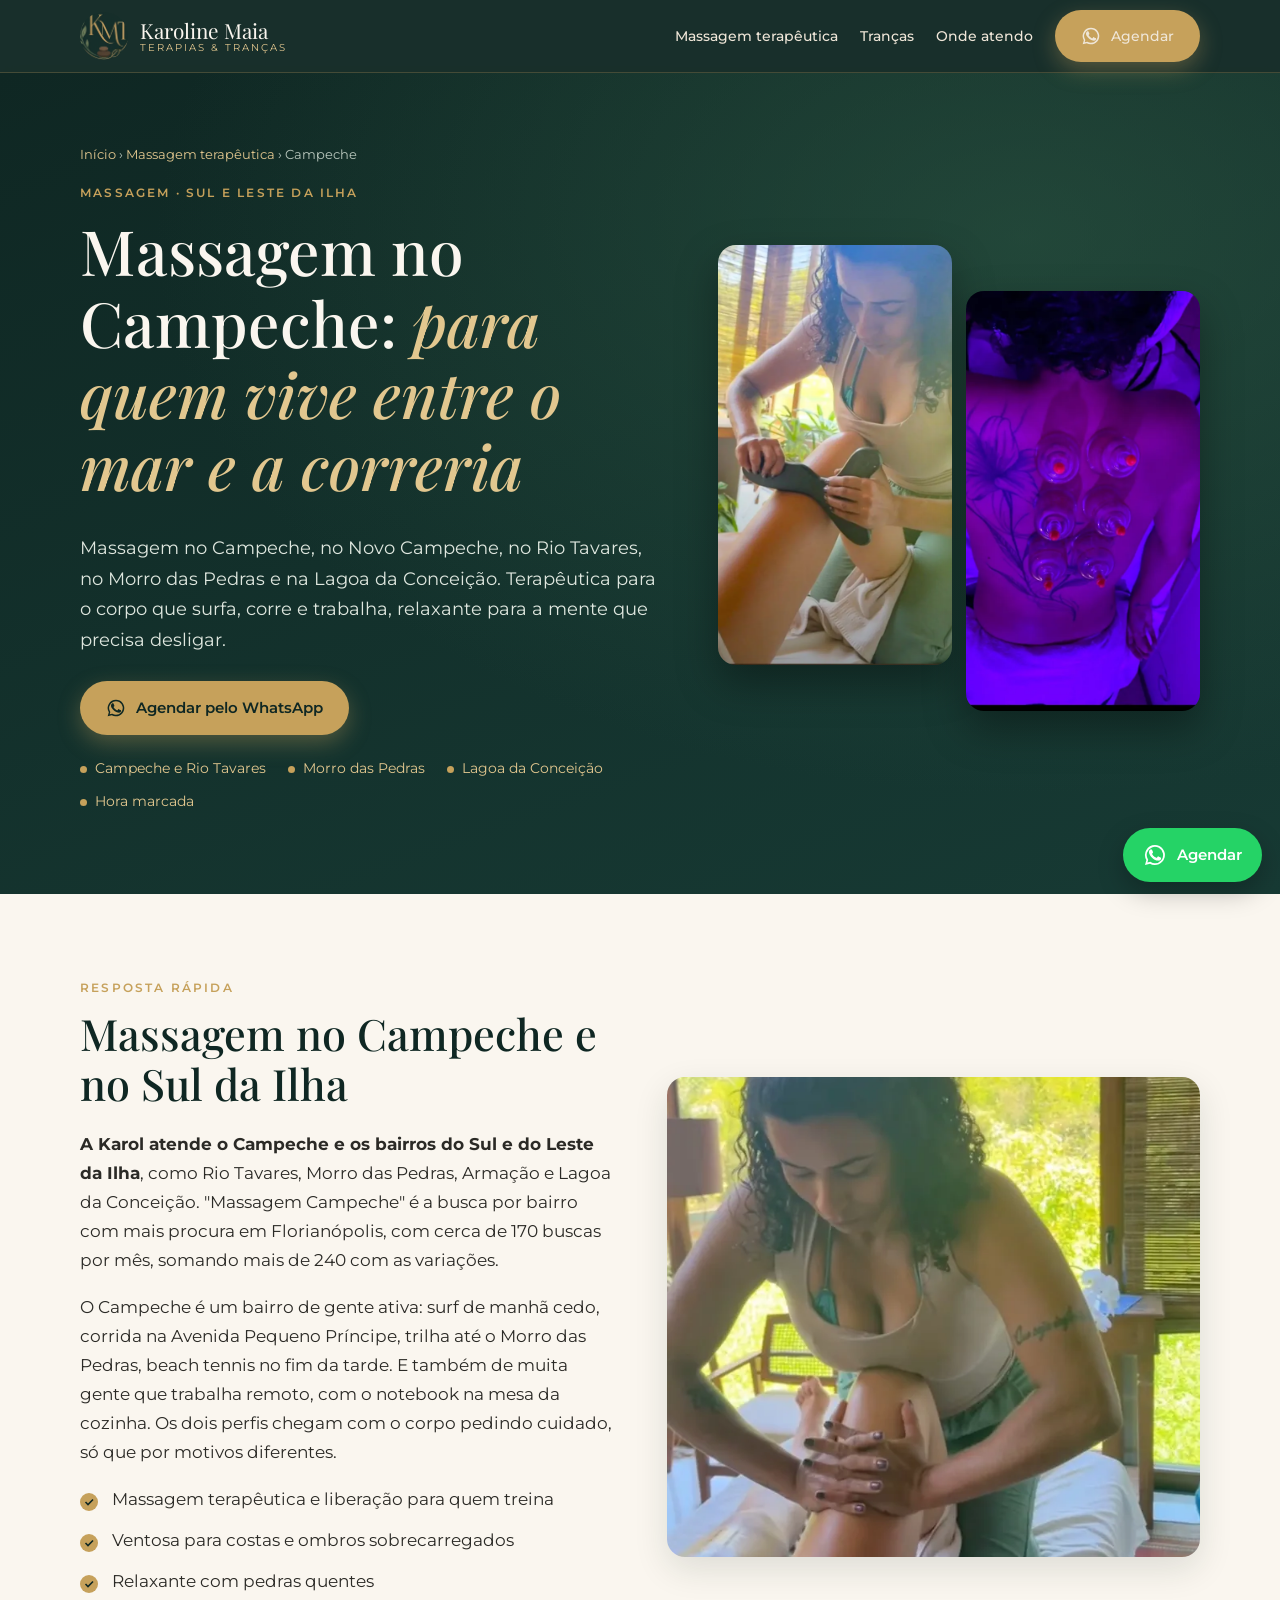
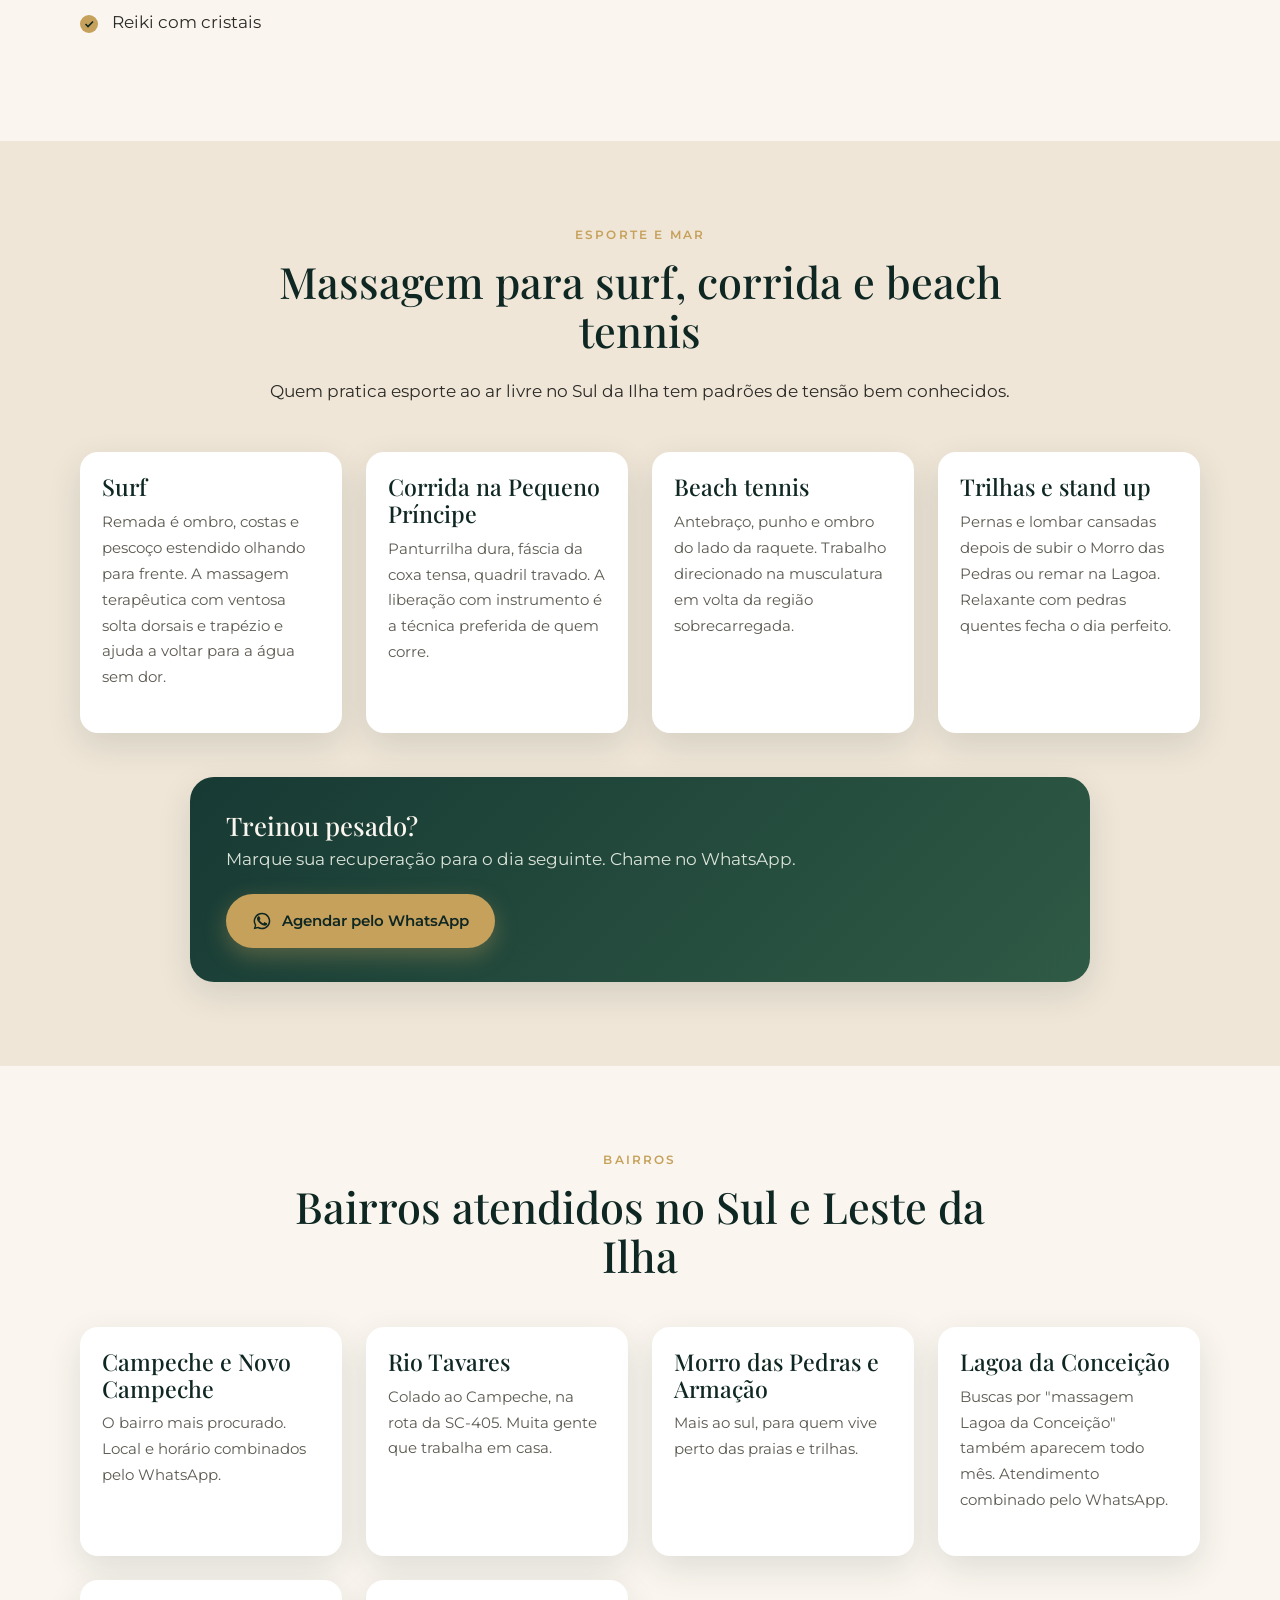
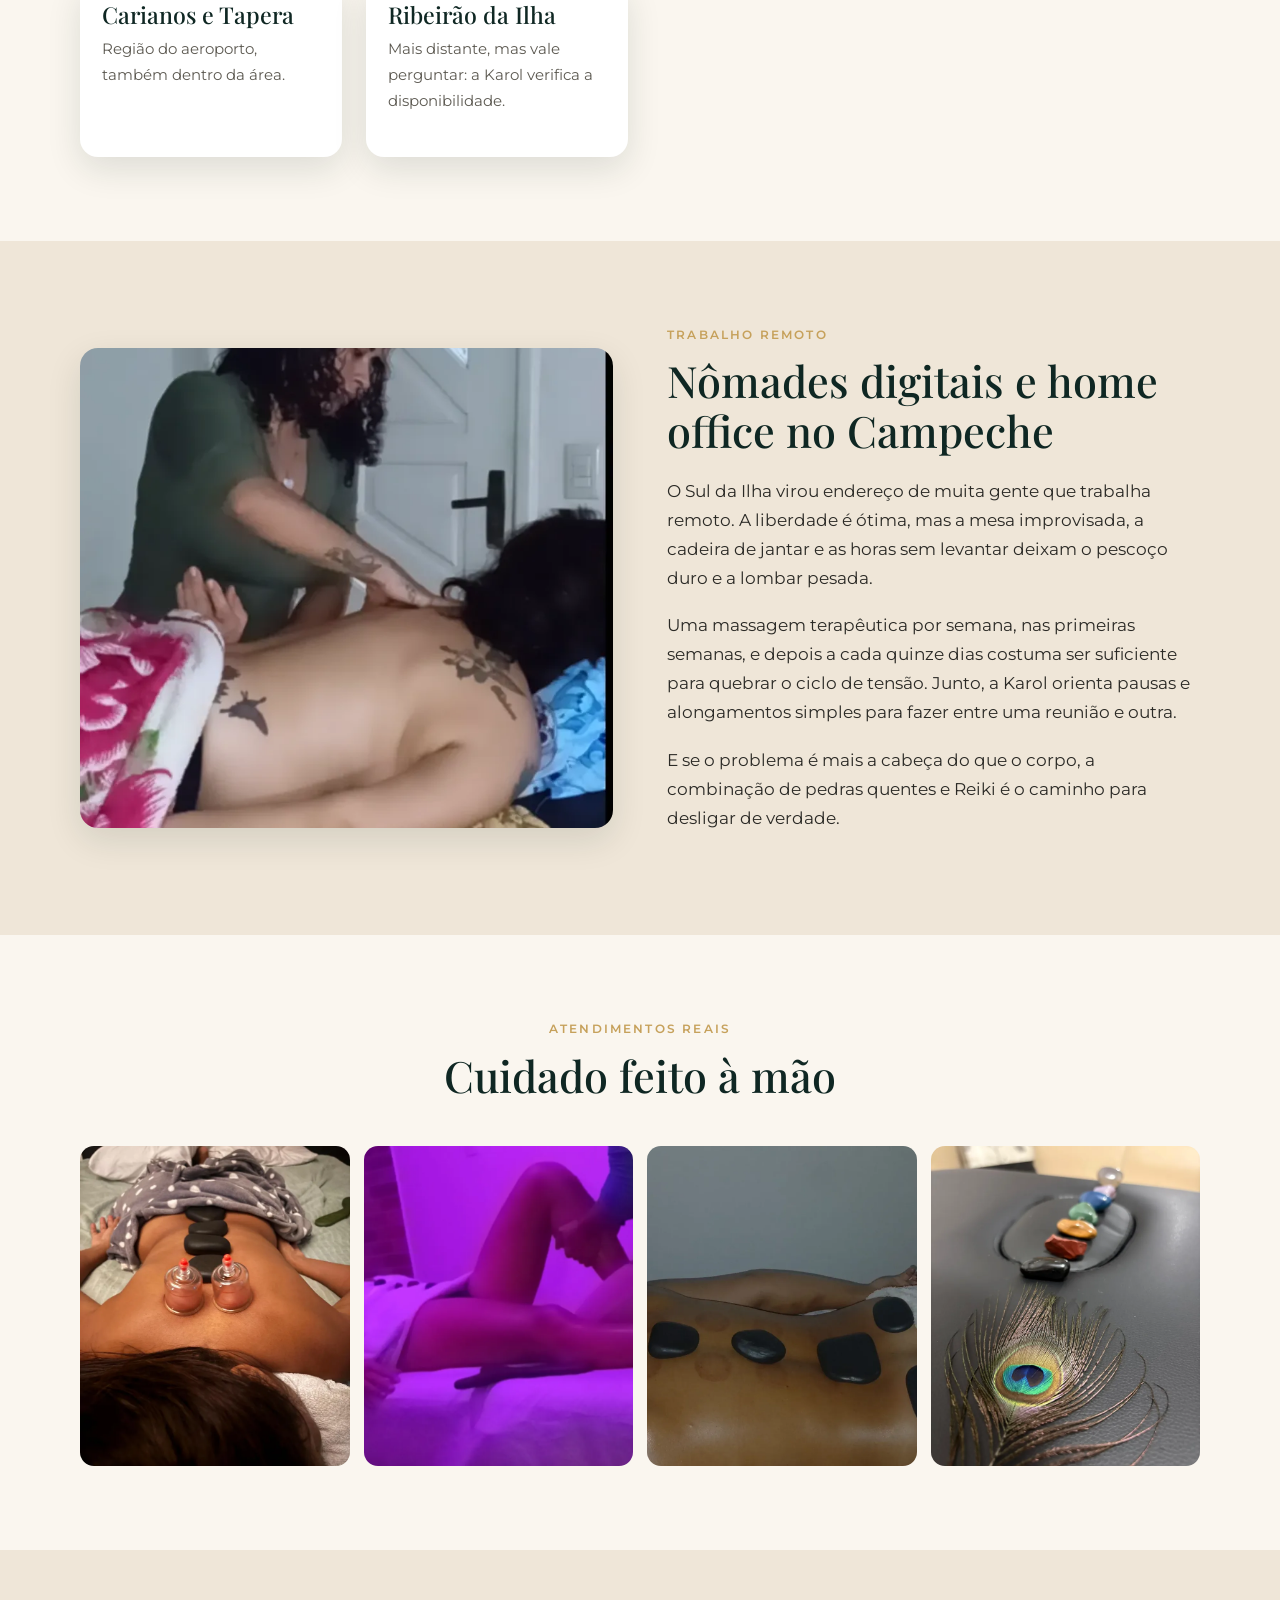
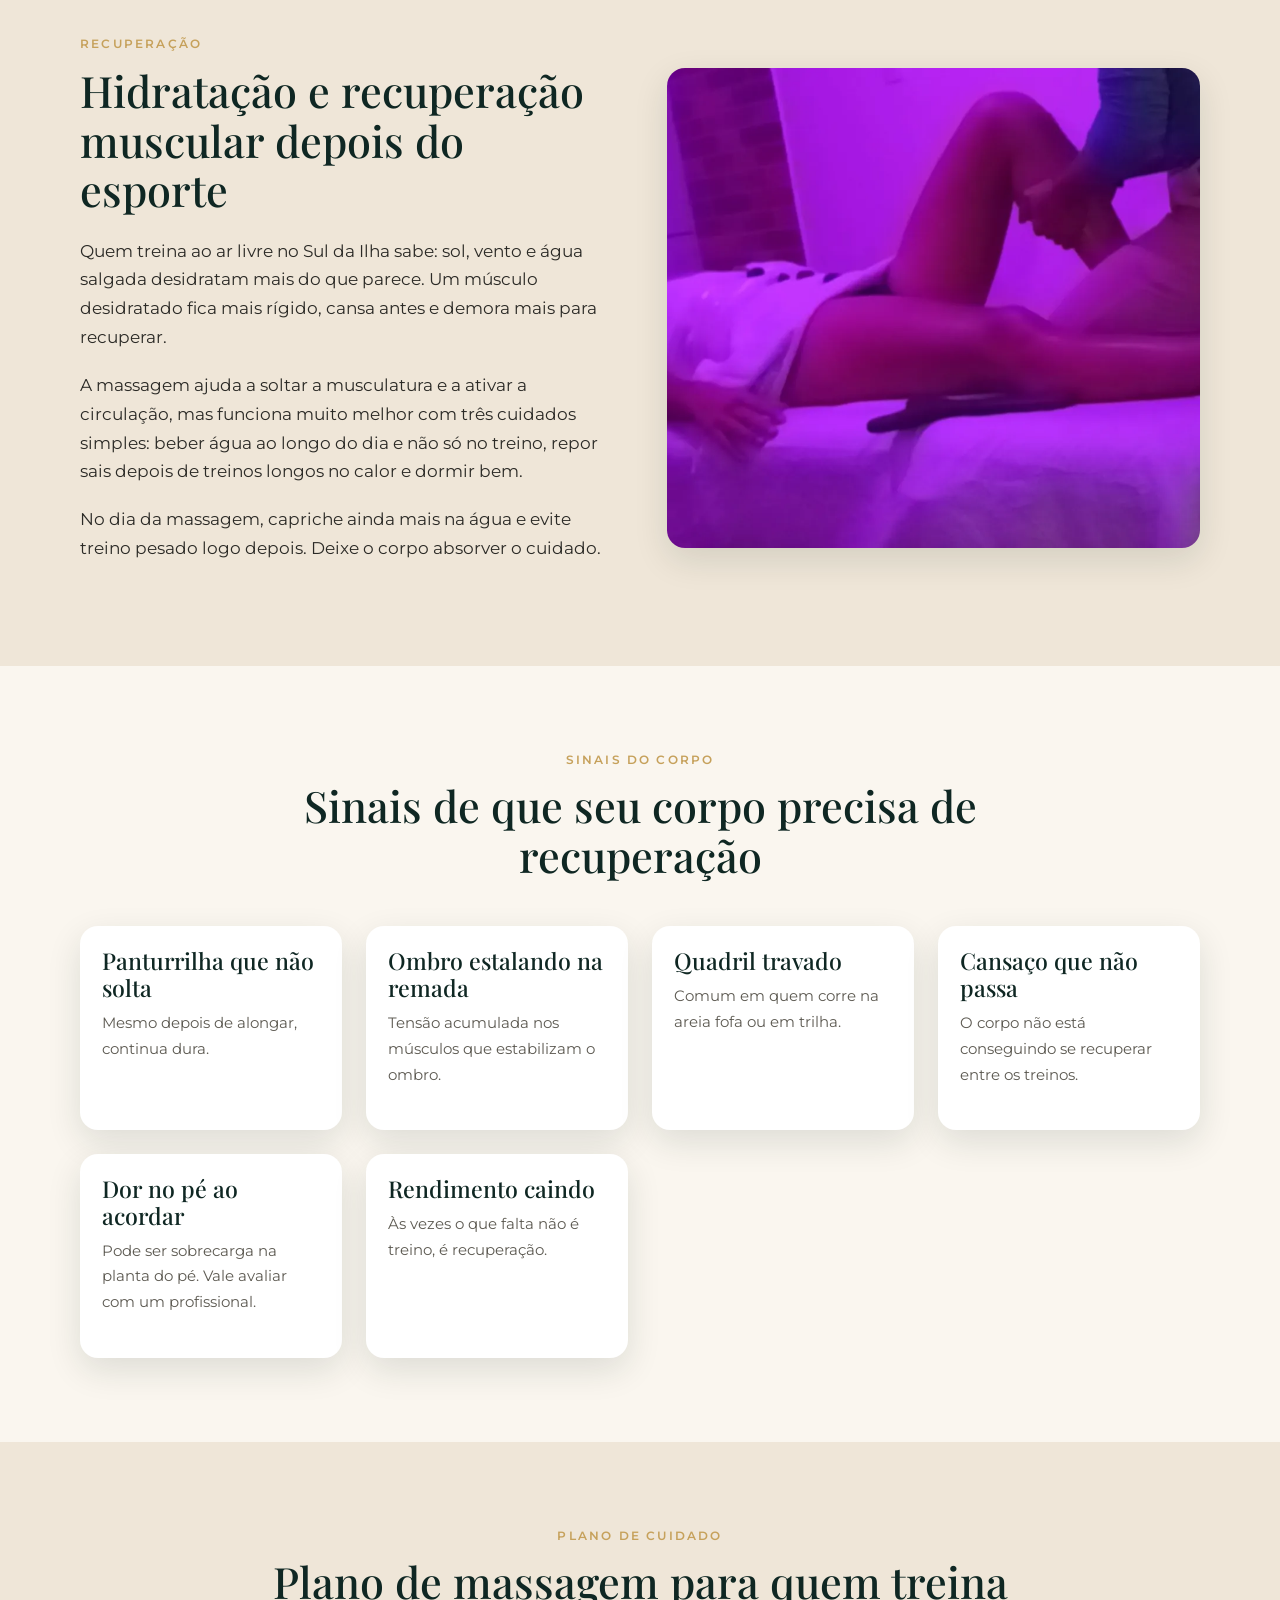
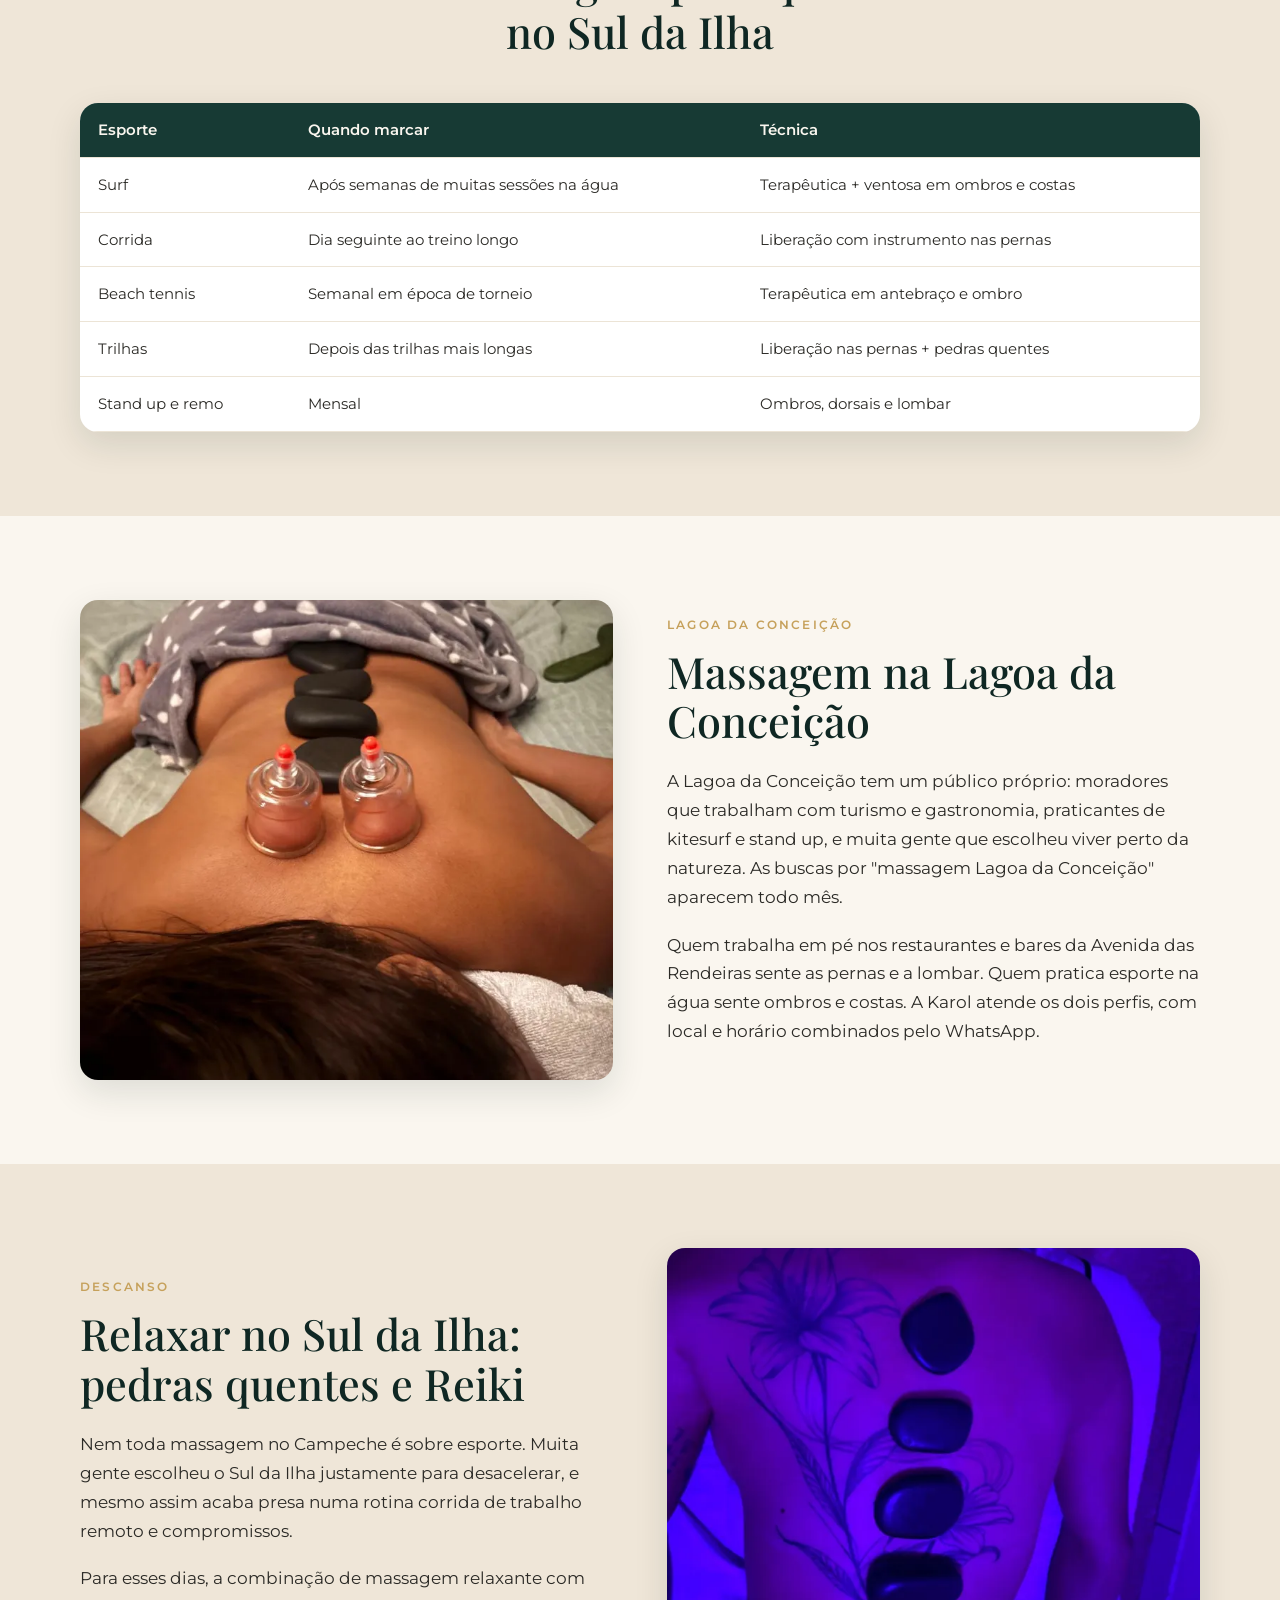
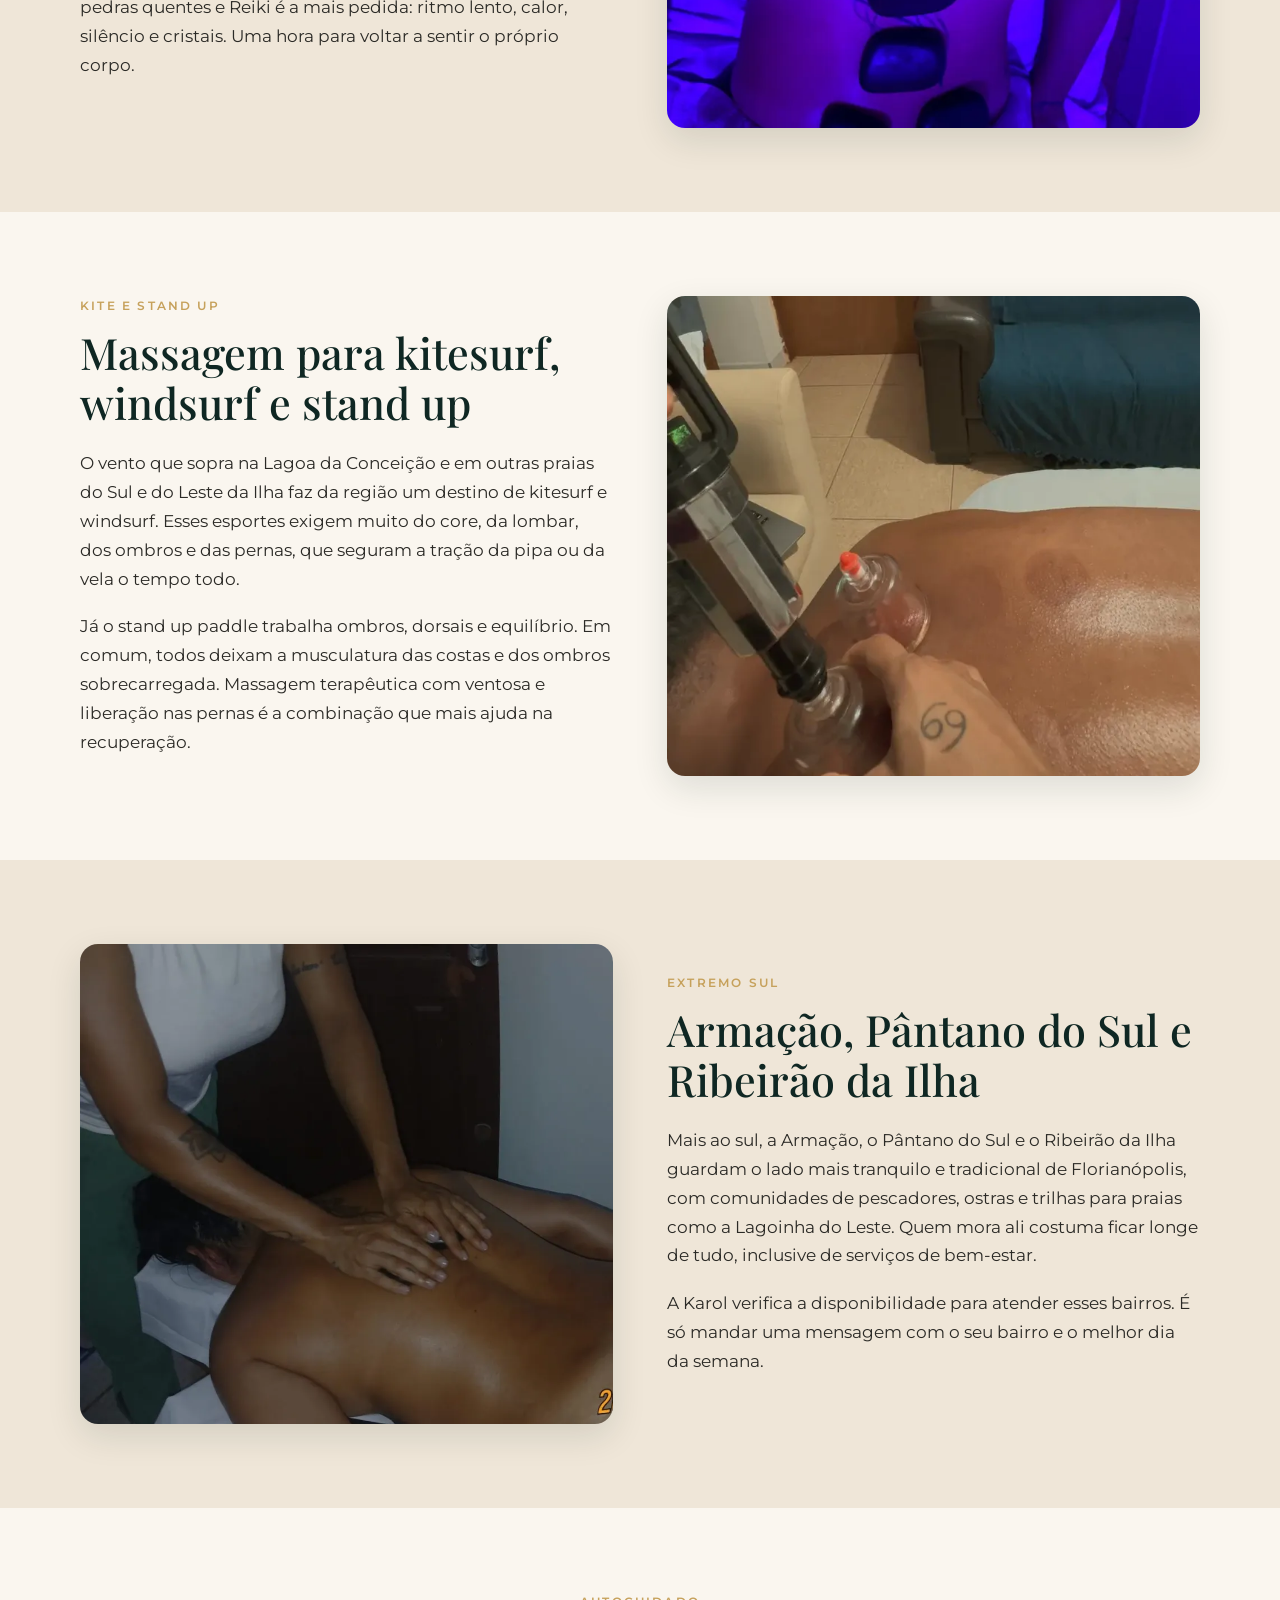
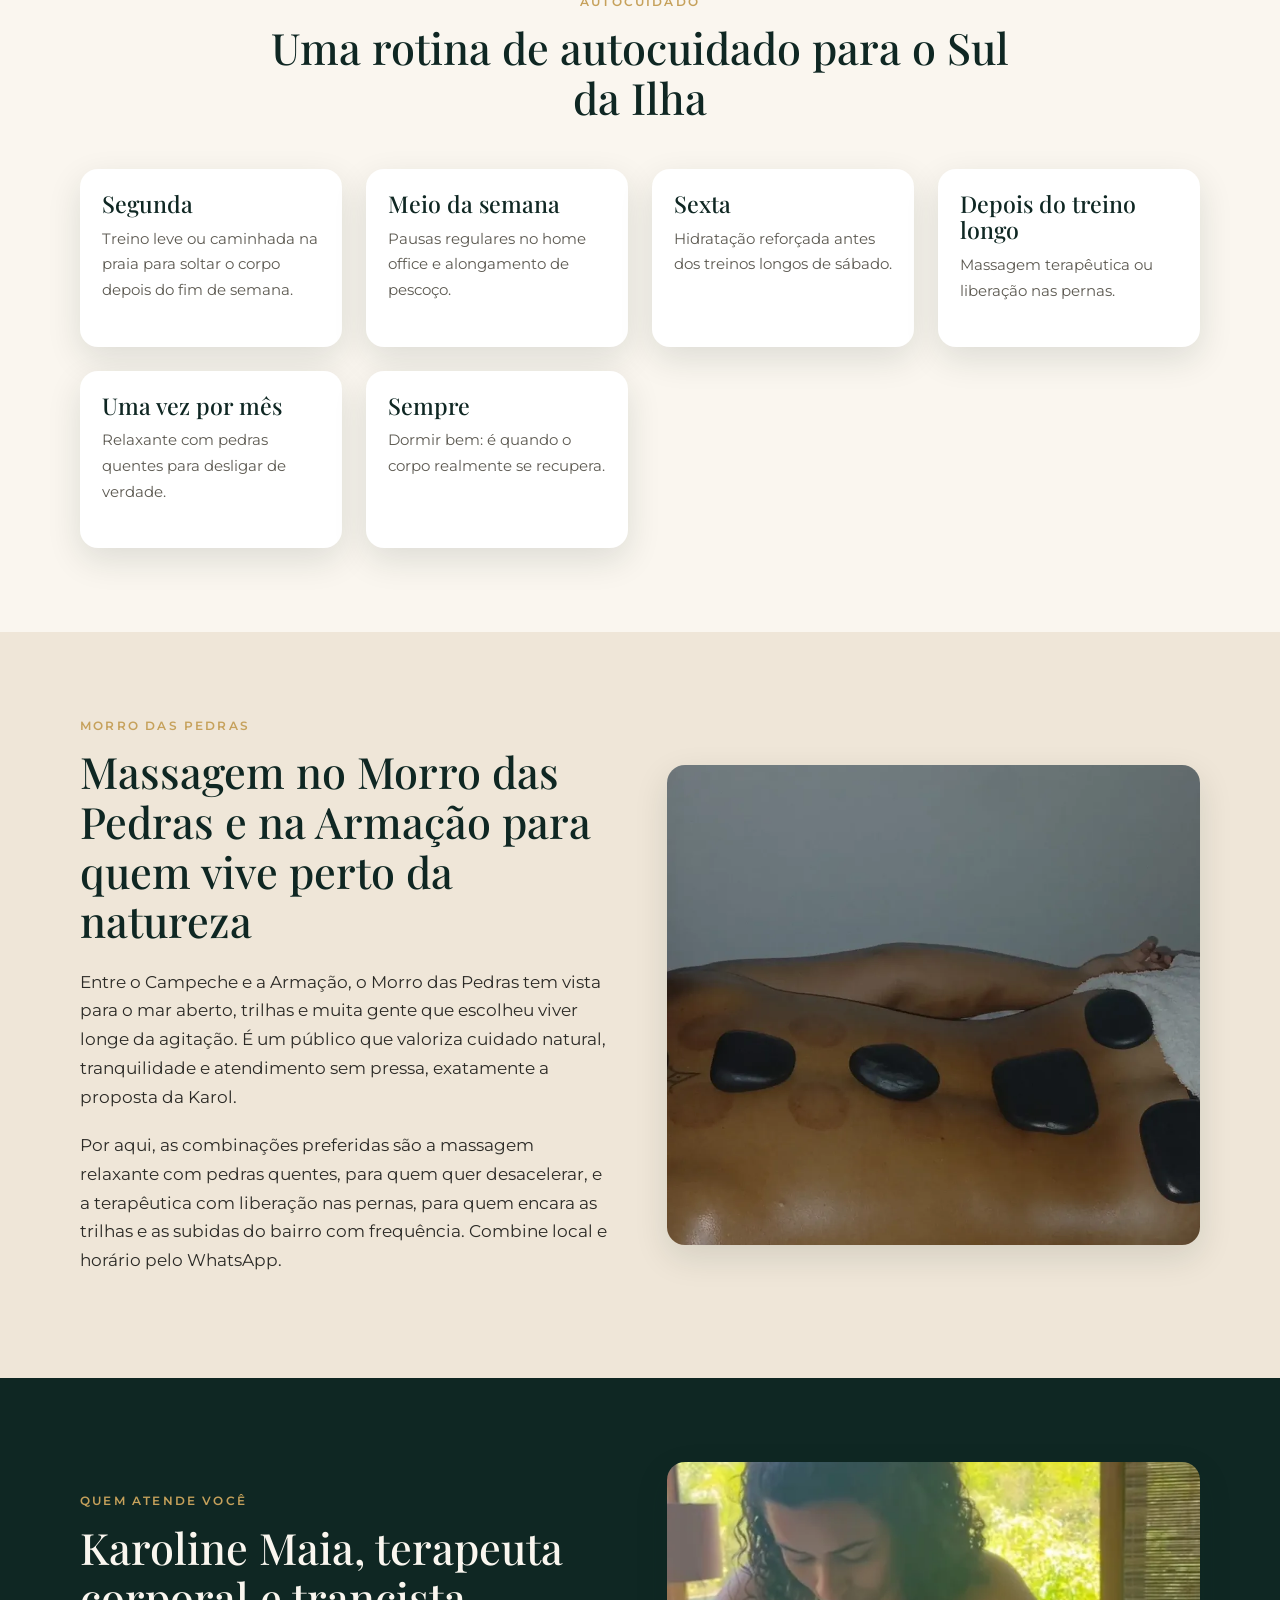
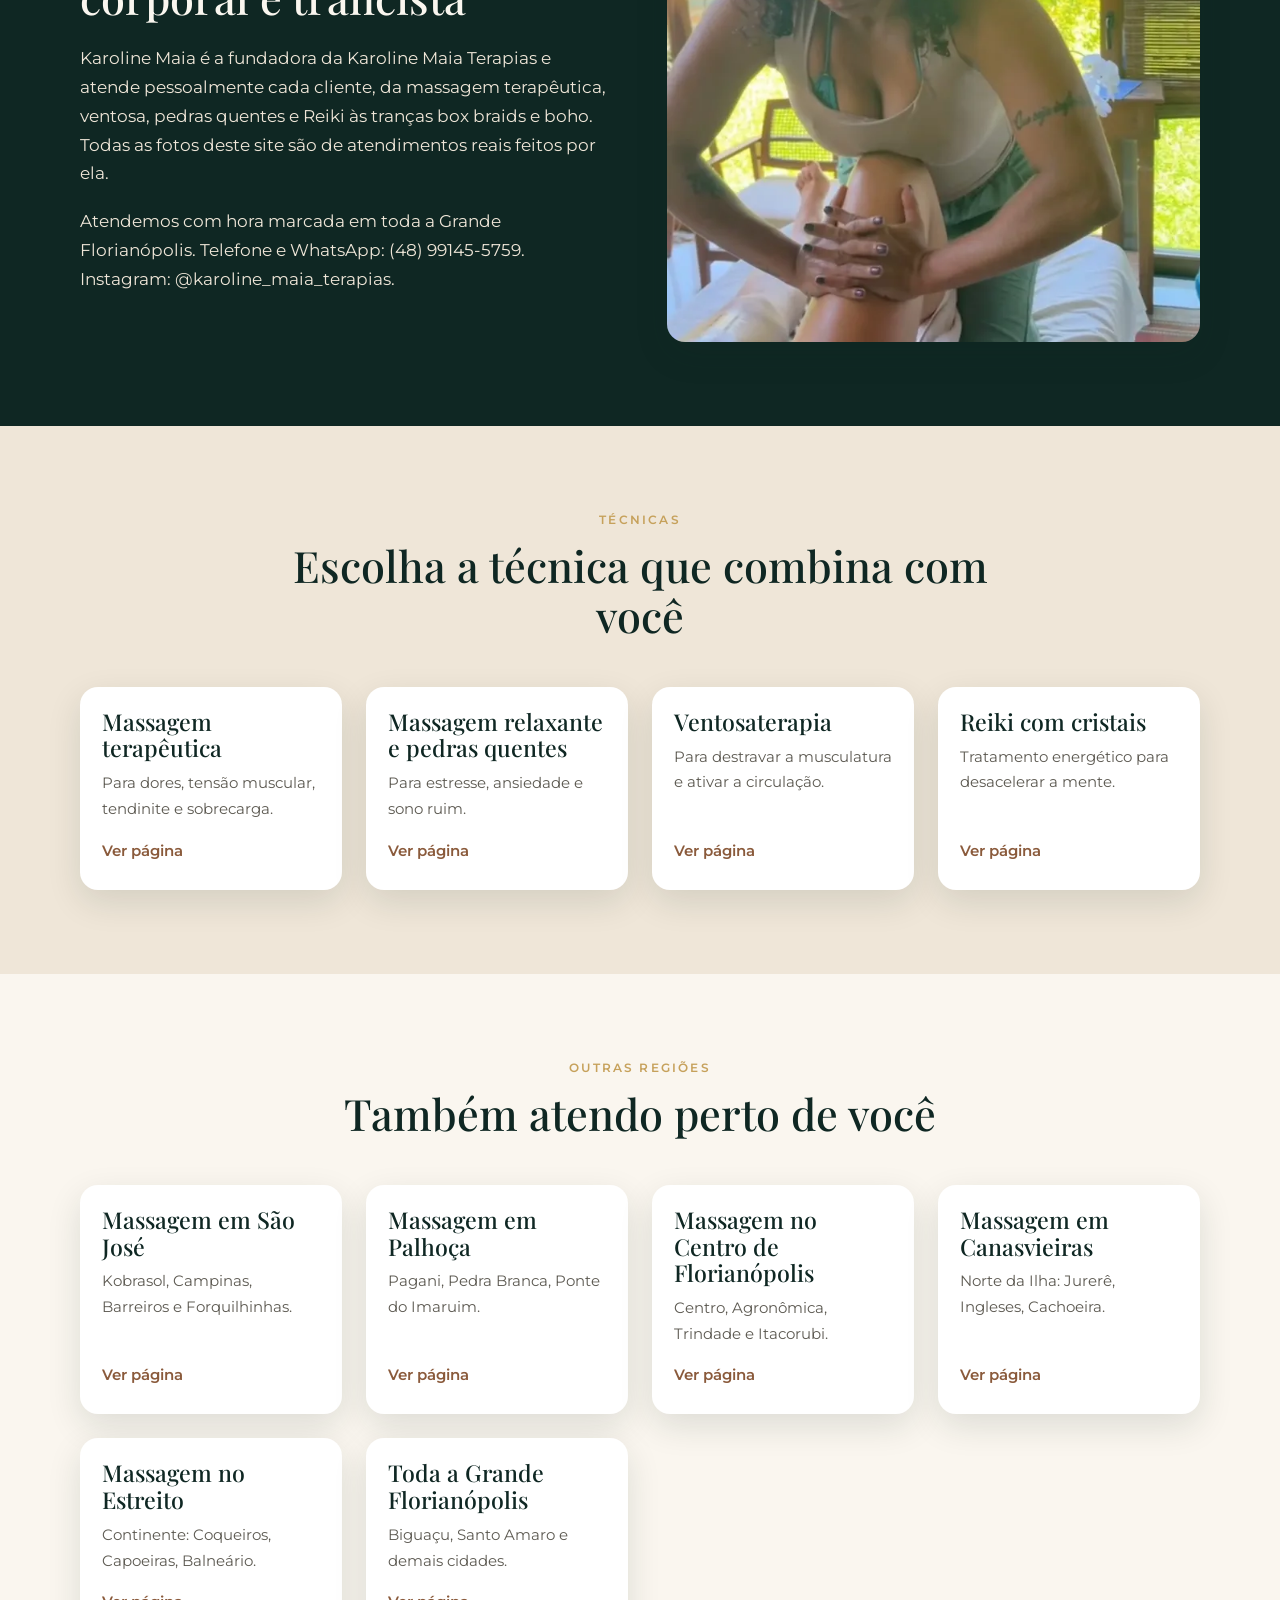
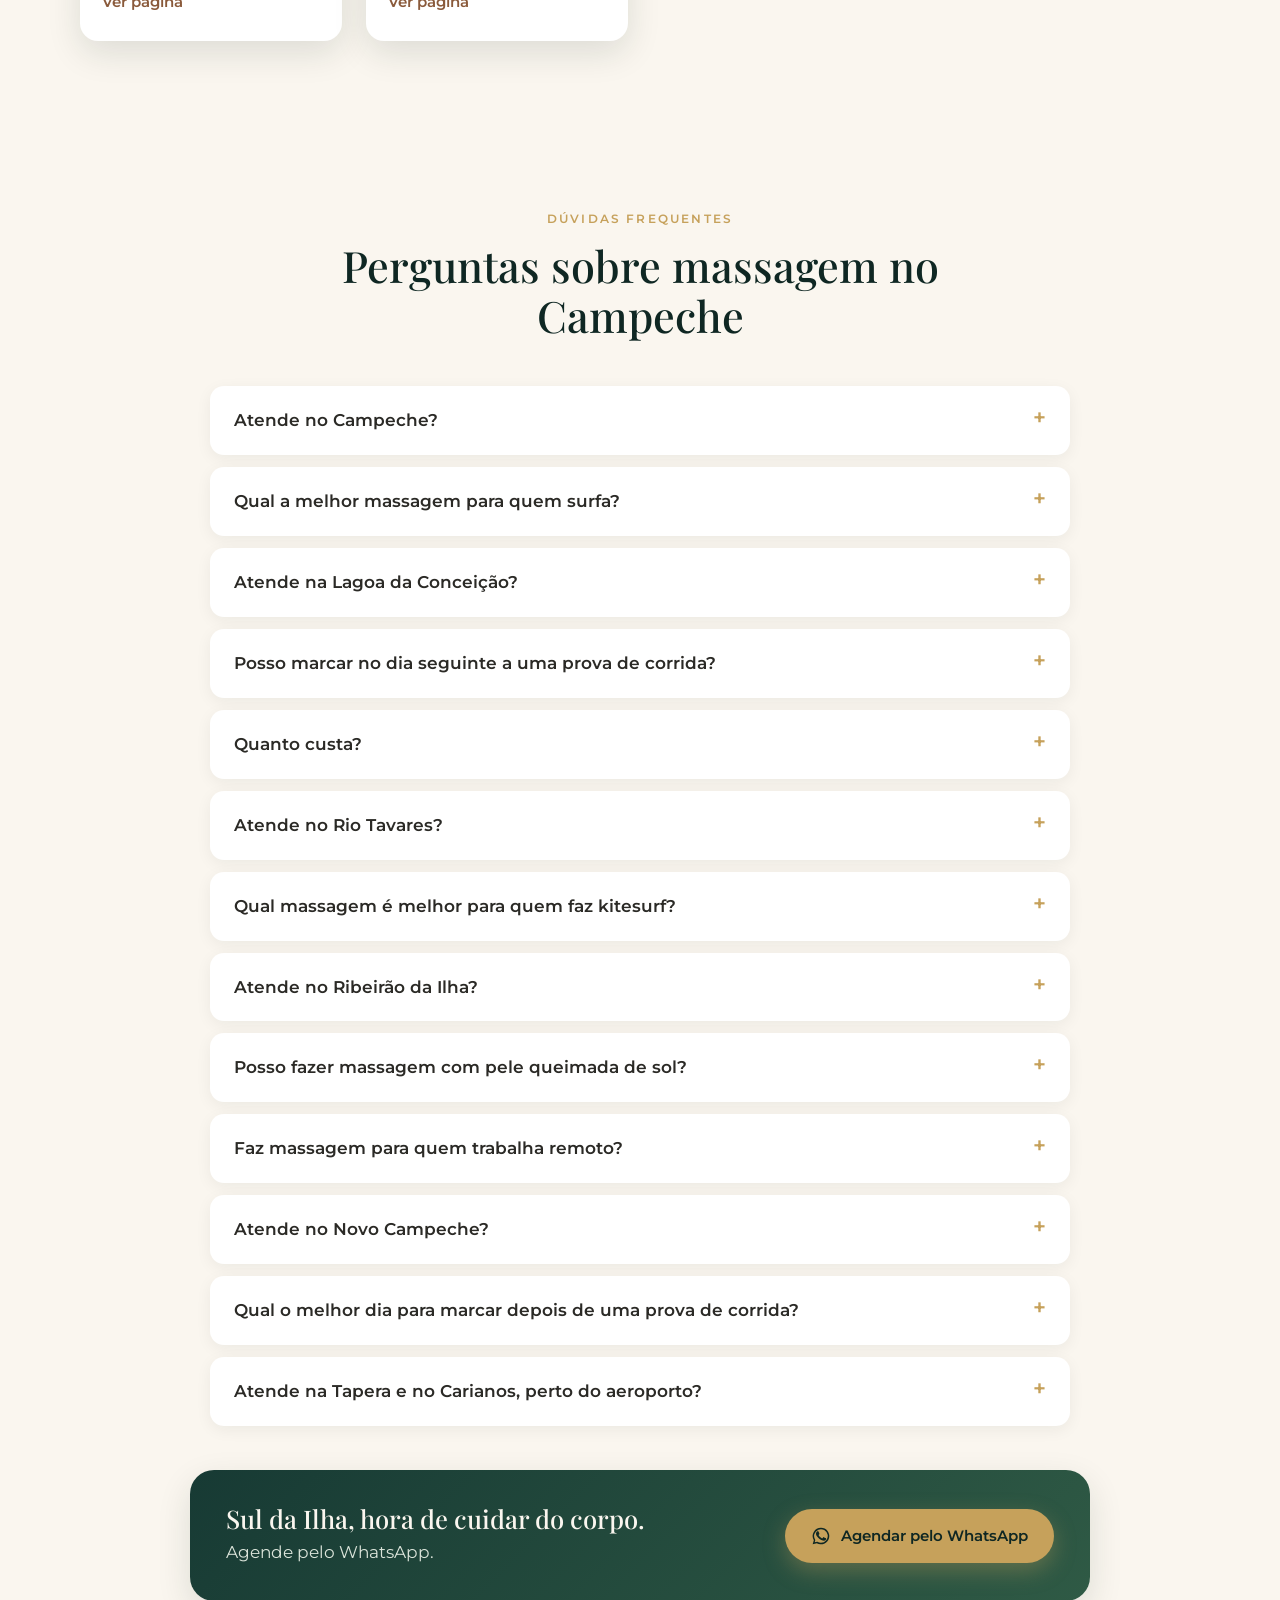
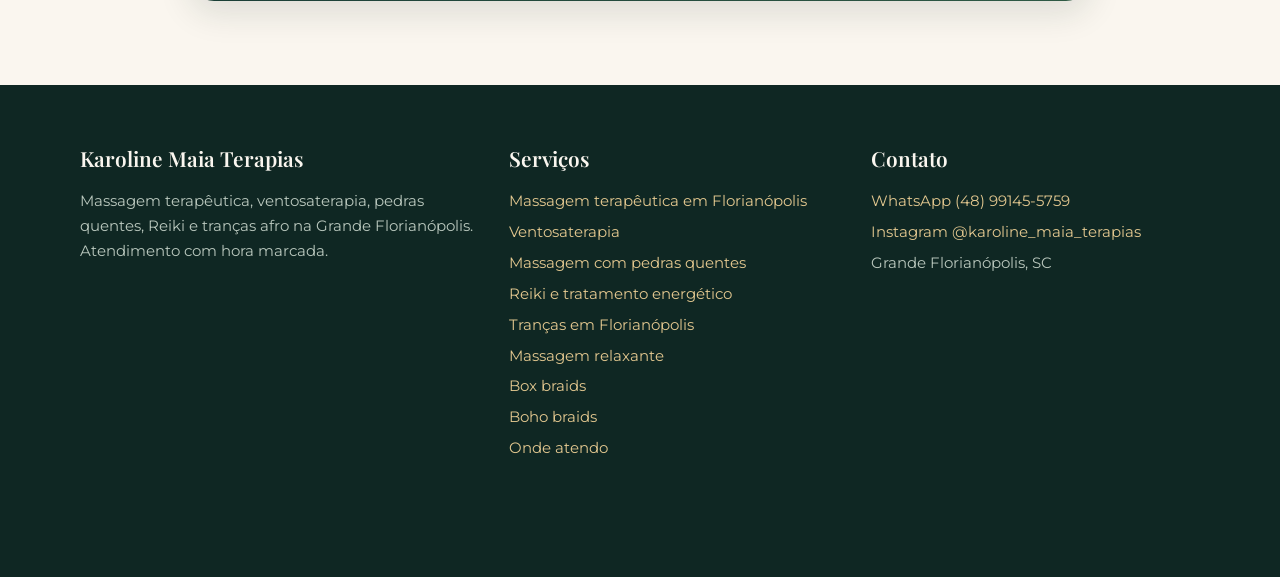
<file: massagem-campeche/index.html>
<!doctype html>
<html lang="pt-BR">
<head>
<meta charset="utf-8">
<meta name="viewport" content="width=device-width,initial-scale=1">
<title>Massagem no Campeche | Sul da Ilha, Rio Tavares e Lagoa</title>
<meta name="description" content="Massagem no Campeche, Rio Tavares, Morro das Pedras e Lagoa da Conceição: terapêutica, relaxante, ventosa e pedras quentes. Agende com a Karol.">
<link rel="canonical" href="https://karolinemaiaterapias.com.br/massagem-campeche/">
<meta name="robots" content="noindex,nofollow">
<meta property="og:type" content="website"><meta property="og:locale" content="pt_BR">
<meta property="og:title" content="Massagem no Campeche | Sul da Ilha, Rio Tavares e Lagoa"><meta property="og:description" content="Massagem no Campeche, Rio Tavares, Morro das Pedras e Lagoa da Conceição: terapêutica, relaxante, ventosa e pedras quentes. Agende com a Karol.">
<meta property="og:url" content="https://karolinemaiaterapias.com.br/massagem-campeche/"><meta property="og:image" content="https://karolinemaiaterapias.com.br/img/karol-massagem-terapeutica-raspagem.webp">
<meta name="theme-color" content="#0f2723">
<link rel="icon" type="image/png" href="../img/favicon.png">
<link rel="preconnect" href="https://fonts.googleapis.com"><link rel="preconnect" href="https://fonts.gstatic.com" crossorigin>
<link href="https://fonts.googleapis.com/css2?family=Playfair+Display:ital,wght@0,500;0,600;1,500&family=Montserrat:wght@400;500;600&display=swap" rel="stylesheet">
<link rel="stylesheet" href="../style.css">

<script type="application/ld+json">{"@context": "https://schema.org", "@graph": [{"@type": "HealthAndBeautyBusiness", "@id": "https://karolinemaiaterapias.com.br/#negocio", "name": "Karoline Maia Terapias", "url": "https://karolinemaiaterapias.com.br/", "telephone": "+55 48 99145-5759", "image": "https://karolinemaiaterapias.com.br/img/karol-massagem-terapeutica-raspagem.webp", "logo": "https://karolinemaiaterapias.com.br/img/logo-kmt.webp", "sameAs": ["https://www.instagram.com/karoline_maia_terapias/"], "areaServed": [{"@type": "City", "name": "Florianópolis, SC"}, {"@type": "City", "name": "São José, SC"}, {"@type": "City", "name": "Palhoça, SC"}, {"@type": "City", "name": "Biguaçu, SC"}, {"@type": "City", "name": "Santo Amaro da Imperatriz, SC"}, {"@type": "City", "name": "Governador Celso Ramos, SC"}, {"@type": "City", "name": "Antônio Carlos, SC"}, {"@type": "City", "name": "Águas Mornas, SC"}, {"@type": "City", "name": "São Pedro de Alcântara, SC"}], "founder": {"@type": "Person", "name": "Karoline Maia"}, "knowsAbout": ["Massagem terapêutica", "Massagem relaxante", "Ventosaterapia", "Massagem com pedras quentes", "Reiki", "Box braids", "Tranças boho", "Tranças nagô"]}, {"@type": "Service", "name": "Massagem no Campeche", "serviceType": "Massagem terapêutica", "provider": {"@id": "https://karolinemaiaterapias.com.br/#negocio"}, "url": "https://karolinemaiaterapias.com.br/massagem-campeche/", "areaServed": [{"@type": "Place", "name": "Campeche, Florianópolis"}, {"@type": "Place", "name": "Novo Campeche"}, {"@type": "Place", "name": "Rio Tavares"}, {"@type": "Place", "name": "Morro das Pedras"}, {"@type": "Place", "name": "Lagoa da Conceição"}, {"@type": "Place", "name": "Armação"}, {"@type": "Place", "name": "Carianos"}]}, {"@type": "FAQPage", "mainEntity": [{"@type": "Question", "name": "Atende no Campeche?", "acceptedAnswer": {"@type": "Answer", "text": "Sim. Campeche, Novo Campeche, Rio Tavares e Morro das Pedras estão na área de atendimento. Local e horário são combinados pelo WhatsApp."}}, {"@type": "Question", "name": "Qual a melhor massagem para quem surfa?", "acceptedAnswer": {"@type": "Answer", "text": "Massagem terapêutica com ventosa em ombros, dorsais e pescoço, as regiões mais exigidas pela remada."}}, {"@type": "Question", "name": "Atende na Lagoa da Conceição?", "acceptedAnswer": {"@type": "Answer", "text": "Sim, a Lagoa também está na área. Combine pelo WhatsApp."}}, {"@type": "Question", "name": "Posso marcar no dia seguinte a uma prova de corrida?", "acceptedAnswer": {"@type": "Answer", "text": "Pode e é recomendado. A liberação com instrumento ajuda muito na recuperação."}}, {"@type": "Question", "name": "Quanto custa?", "acceptedAnswer": {"@type": "Answer", "text": "Depende da técnica e da duração. Receba o valor exato pelo WhatsApp."}}, {"@type": "Question", "name": "Atende no Rio Tavares?", "acceptedAnswer": {"@type": "Answer", "text": "Sim, o Rio Tavares está na área de atendimento, assim como o Novo Campeche e o Morro das Pedras."}}, {"@type": "Question", "name": "Qual massagem é melhor para quem faz kitesurf?", "acceptedAnswer": {"@type": "Answer", "text": "Massagem terapêutica com ventosa em lombar, ombros e costas, e liberação nas pernas, que seguram a tração o tempo todo."}}, {"@type": "Question", "name": "Atende no Ribeirão da Ilha?", "acceptedAnswer": {"@type": "Answer", "text": "Pergunte pelo WhatsApp. A Karol verifica a disponibilidade para o extremo sul."}}, {"@type": "Question", "name": "Posso fazer massagem com pele queimada de sol?", "acceptedAnswer": {"@type": "Answer", "text": "Avise antes. A técnica é adaptada e a ventosa não é feita em pele queimada."}}, {"@type": "Question", "name": "Faz massagem para quem trabalha remoto?", "acceptedAnswer": {"@type": "Answer", "text": "Sim, é um dos perfis mais comuns no Sul da Ilha. O foco costuma ser pescoço, ombros e lombar."}}, {"@type": "Question", "name": "Atende no Novo Campeche?", "acceptedAnswer": {"@type": "Answer", "text": "Sim, o Novo Campeche está dentro da área de atendimento, assim como a região da Avenida Pequeno Príncipe."}}, {"@type": "Question", "name": "Qual o melhor dia para marcar depois de uma prova de corrida?", "acceptedAnswer": {"@type": "Answer", "text": "O dia seguinte à prova é o ideal para a liberação nas pernas. Evite massagem forte logo antes de competir."}}, {"@type": "Question", "name": "Atende na Tapera e no Carianos, perto do aeroporto?", "acceptedAnswer": {"@type": "Answer", "text": "Sim, os bairros próximos ao aeroporto também estão na área de atendimento. Diga seu bairro no WhatsApp para combinar o local e o melhor horário da semana."}}]}, {"@type": "BreadcrumbList", "itemListElement": [{"@type": "ListItem", "position": 1, "name": "Início", "item": "https://karolinemaiaterapias.com.br/"}, {"@type": "ListItem", "position": 2, "name": "Massagem terapêutica", "item": "https://karolinemaiaterapias.com.br/massagem-terapeutica-florianopolis/"}, {"@type": "ListItem", "position": 3, "name": "Campeche", "item": "https://karolinemaiaterapias.com.br/massagem-campeche/"}]}]}</script>
</head>
<body>
<header class="topo"><div class="wrap">
  <a class="marca" href=".././"><img src="../img/logo-kmt-emblema.webp" alt="Logo Karoline Maia Terapias" width="48" height="48" fetchpriority="high"><span>Karoline Maia<small>Terapias &amp; Tranças</small></span></a>
  <nav class="menu" aria-label="Principal">
    <a href="../massagem-terapeutica-florianopolis/">Massagem terapêutica</a>
    <a href="../trancas-florianopolis/">Tranças</a>
    <a href="../atendimento-grande-florianopolis/">Onde atendo</a>
    <a class="btn btn-ouro" href="https://wa.me/5548991455759?text=Ol%C3%A1%20Karol%21%20Vim%20pelo%20site%20e%20quero%20agendar%20um%20hor%C3%A1rio." target="_blank" rel="noopener" data-evt="whatsapp_click" data-local="header"><svg viewBox="0 0 24 24" fill="currentColor" aria-hidden="true"><path d="M17.5 14.4c-.3-.1-1.8-.9-2-1-.3-.1-.5-.1-.7.1-.2.3-.8 1-.9 1.2-.2.2-.3.2-.6.1-.3-.1-1.3-.5-2.4-1.5-.9-.8-1.5-1.8-1.7-2.1-.2-.3 0-.5.1-.6l.4-.5c.2-.2.2-.3.3-.5.1-.2 0-.4 0-.5l-.9-2.2c-.2-.6-.5-.5-.7-.5h-.6c-.2 0-.5.1-.8.4-.3.3-1 1-1 2.5s1.1 2.9 1.2 3.1c.1.2 2.1 3.2 5.1 4.5.7.3 1.3.5 1.7.6.7.2 1.4.2 1.9.1.6-.1 1.8-.7 2-1.4.2-.7.2-1.3.2-1.4-.1-.1-.3-.2-.6-.3zM12 2a10 10 0 0 0-8.6 15.1L2 22l5-1.3A10 10 0 1 0 12 2zm0 18.2c-1.5 0-3-.4-4.3-1.2l-.3-.2-3 .8.8-2.9-.2-.3A8.2 8.2 0 1 1 12 20.2z"/></svg>Agendar</a>
  </nav>
</div></header>
<main>

<section class="hero"><div class="wrap">
  <div>
    <nav class="migalhas" aria-label="Você está em"><a href="../">Início</a> › <a href="../massagem-terapeutica-florianopolis/">Massagem terapêutica</a> › Campeche</nav>
    <span class="kicker">Massagem · Sul e Leste da Ilha</span>
    <h1>Massagem no Campeche: <em>para quem vive entre o mar e a correria</em></h1>
    <p class="lead">Massagem no Campeche, no Novo Campeche, no Rio Tavares, no Morro das Pedras e na Lagoa da Conceição. Terapêutica para o corpo que surfa, corre e trabalha, relaxante para a mente que precisa desligar.</p>
    <div class="acoes"><a class="btn btn-ouro" href="https://wa.me/5548991455759?text=Ol%C3%A1%20Karol%21%20Vim%20pelo%20site%20e%20quero%20agendar%20uma%20massagem%20no%20Campeche." target="_blank" rel="noopener" data-evt="whatsapp_click" data-local="hero"><svg viewBox="0 0 24 24" fill="currentColor" aria-hidden="true"><path d="M17.5 14.4c-.3-.1-1.8-.9-2-1-.3-.1-.5-.1-.7.1-.2.3-.8 1-.9 1.2-.2.2-.3.2-.6.1-.3-.1-1.3-.5-2.4-1.5-.9-.8-1.5-1.8-1.7-2.1-.2-.3 0-.5.1-.6l.4-.5c.2-.2.2-.3.3-.5.1-.2 0-.4 0-.5l-.9-2.2c-.2-.6-.5-.5-.7-.5h-.6c-.2 0-.5.1-.8.4-.3.3-1 1-1 2.5s1.1 2.9 1.2 3.1c.1.2 2.1 3.2 5.1 4.5.7.3 1.3.5 1.7.6.7.2 1.4.2 1.9.1.6-.1 1.8-.7 2-1.4.2-.7.2-1.3.2-1.4-.1-.1-.3-.2-.6-.3zM12 2a10 10 0 0 0-8.6 15.1L2 22l5-1.3A10 10 0 1 0 12 2zm0 18.2c-1.5 0-3-.4-4.3-1.2l-.3-.2-3 .8.8-2.9-.2-.3A8.2 8.2 0 1 1 12 20.2z"/></svg>Agendar pelo WhatsApp</a></div>
    <ul class="selos"><li>Campeche e Rio Tavares</li><li>Morro das Pedras</li><li>Lagoa da Conceição</li><li>Hora marcada</li></ul>
  </div>
  <div class="hero-fotos">
    <img src="../img/karol-massagem-instrumento-perna.webp" alt="Karoline Maia fazendo liberação na perna de cliente do Campeche" width="754" height="1000" fetchpriority="high">
    <img src="../img/ventosaterapia-costas.webp" alt="Ventosaterapia nas costas" width="740" height="1000" fetchpriority="high">
  </div>
</div></section>
<section class=""><div class="wrap duas">
  <div><span class="kicker">Resposta rápida</span><h2>Massagem no Campeche e no Sul da Ilha</h2><p><strong>A Karol atende o Campeche e os bairros do Sul e do Leste da Ilha</strong>, como Rio Tavares, Morro das Pedras, Armação e Lagoa da Conceição. "Massagem Campeche" é a busca por bairro com mais procura em Florianópolis, com cerca de 170 buscas por mês, somando mais de 240 com as variações.</p><p>O Campeche é um bairro de gente ativa: surf de manhã cedo, corrida na Avenida Pequeno Príncipe, trilha até o Morro das Pedras, beach tennis no fim da tarde. E também de muita gente que trabalha remoto, com o notebook na mesa da cozinha. Os dois perfis chegam com o corpo pedindo cuidado, só que por motivos diferentes.</p><ul class='check'><li>Massagem terapêutica e liberação para quem treina</li><li>Ventosa para costas e ombros sobrecarregados</li><li>Relaxante com pedras quentes</li><li>Reiki com cristais</li></ul></div>
  <figure><img src="../img/karol-massagem-terapeutica-raspagem.webp" alt="Massagem terapêutica com instrumento em cliente do Sul da Ilha" width="663" height="1000" loading="lazy" decoding="async"></figure>
</div></section><section class="sec-areia"><div class="wrap">
  <div class="centro"><span class="kicker">Esporte e mar</span><h2>Massagem para surf, corrida e beach tennis</h2><p>Quem pratica esporte ao ar livre no Sul da Ilha tem padrões de tensão bem conhecidos.</p></div>
  <div class="cards"><div class="card"><div class="corpo"><h3>Surf</h3><p>Remada é ombro, costas e pescoço estendido olhando para frente. A massagem terapêutica com ventosa solta dorsais e trapézio e ajuda a voltar para a água sem dor.</p></div></div><div class="card"><div class="corpo"><h3>Corrida na Pequeno Príncipe</h3><p>Panturrilha dura, fáscia da coxa tensa, quadril travado. A liberação com instrumento é a técnica preferida de quem corre.</p></div></div><div class="card"><div class="corpo"><h3>Beach tennis</h3><p>Antebraço, punho e ombro do lado da raquete. Trabalho direcionado na musculatura em volta da região sobrecarregada.</p></div></div><div class="card"><div class="corpo"><h3>Trilhas e stand up</h3><p>Pernas e lombar cansadas depois de subir o Morro das Pedras ou remar na Lagoa. Relaxante com pedras quentes fecha o dia perfeito.</p></div></div></div><div class="cta-inline"><div><h3>Treinou pesado?</h3><p>Marque sua recuperação para o dia seguinte. Chame no WhatsApp.</p></div><a class="btn btn-ouro" href="https://wa.me/5548991455759?text=Ol%C3%A1%20Karol%21%20Vim%20pelo%20site%20e%20quero%20agendar%20uma%20massagem%20no%20Campeche." target="_blank" rel="noopener" data-evt="whatsapp_click" data-local="inline"><svg viewBox="0 0 24 24" fill="currentColor" aria-hidden="true"><path d="M17.5 14.4c-.3-.1-1.8-.9-2-1-.3-.1-.5-.1-.7.1-.2.3-.8 1-.9 1.2-.2.2-.3.2-.6.1-.3-.1-1.3-.5-2.4-1.5-.9-.8-1.5-1.8-1.7-2.1-.2-.3 0-.5.1-.6l.4-.5c.2-.2.2-.3.3-.5.1-.2 0-.4 0-.5l-.9-2.2c-.2-.6-.5-.5-.7-.5h-.6c-.2 0-.5.1-.8.4-.3.3-1 1-1 2.5s1.1 2.9 1.2 3.1c.1.2 2.1 3.2 5.1 4.5.7.3 1.3.5 1.7.6.7.2 1.4.2 1.9.1.6-.1 1.8-.7 2-1.4.2-.7.2-1.3.2-1.4-.1-.1-.3-.2-.6-.3zM12 2a10 10 0 0 0-8.6 15.1L2 22l5-1.3A10 10 0 1 0 12 2zm0 18.2c-1.5 0-3-.4-4.3-1.2l-.3-.2-3 .8.8-2.9-.2-.3A8.2 8.2 0 1 1 12 20.2z"/></svg>Agendar pelo WhatsApp</a></div>
</div></section><section class=""><div class="wrap">
  <div class="centro"><span class="kicker">Bairros</span><h2>Bairros atendidos no Sul e Leste da Ilha</h2></div>
  <div class="cards"><div class="card"><div class="corpo"><h3>Campeche e Novo Campeche</h3><p>O bairro mais procurado. Local e horário combinados pelo WhatsApp.</p></div></div><div class="card"><div class="corpo"><h3>Rio Tavares</h3><p>Colado ao Campeche, na rota da SC-405. Muita gente que trabalha em casa.</p></div></div><div class="card"><div class="corpo"><h3>Morro das Pedras e Armação</h3><p>Mais ao sul, para quem vive perto das praias e trilhas.</p></div></div><div class="card"><div class="corpo"><h3>Lagoa da Conceição</h3><p>Buscas por "massagem Lagoa da Conceição" também aparecem todo mês. Atendimento combinado pelo WhatsApp.</p></div></div><div class="card"><div class="corpo"><h3>Carianos e Tapera</h3><p>Região do aeroporto, também dentro da área.</p></div></div><div class="card"><div class="corpo"><h3>Ribeirão da Ilha</h3><p>Mais distante, mas vale perguntar: a Karol verifica a disponibilidade.</p></div></div></div>
</div></section><section class="sec-areia"><div class="wrap duas inv">
  <div><span class="kicker">Trabalho remoto</span><h2>Nômades digitais e home office no Campeche</h2><p>O Sul da Ilha virou endereço de muita gente que trabalha remoto. A liberdade é ótima, mas a mesa improvisada, a cadeira de jantar e as horas sem levantar deixam o pescoço duro e a lombar pesada.</p><p>Uma massagem terapêutica por semana, nas primeiras semanas, e depois a cada quinze dias costuma ser suficiente para quebrar o ciclo de tensão. Junto, a Karol orienta pausas e alongamentos simples para fazer entre uma reunião e outra.</p><p>E se o problema é mais a cabeça do que o corpo, a combinação de pedras quentes e Reiki é o caminho para desligar de verdade.</p></div>
  <figure><img src="../img/massagem-relaxante-costas.webp" alt="Massagem relaxante nas costas para quem trabalha em casa" width="750" height="1000" loading="lazy" decoding="async"></figure>
</div></section><section class=""><div class="wrap">
  <div class="centro"><span class="kicker">Atendimentos reais</span><h2>Cuidado feito à mão</h2></div>
  <div class="galeria"><figure><img src="../img/ventosaterapia-pedras-quentes.webp" alt="Ventosa e pedras quentes nas costas" width="750" height="1000" loading="lazy" decoding="async"></figure><figure><img src="../img/massagem-pernas-relaxante.webp" alt="Massagem nas pernas para recuperação" width="1000" height="819" loading="lazy" decoding="async"></figure><figure><img src="../img/pedras-quentes-lombar.webp" alt="Pedras quentes na lombar" width="1000" height="1000" loading="lazy" decoding="async"></figure><figure><img src="../img/reiki-cristais-7-chakras.webp" alt="Cristais dos 7 chakras" width="750" height="1000" loading="lazy" decoding="async"></figure></div>
</div></section><section class="sec-areia"><div class="wrap duas">
  <div><span class="kicker">Recuperação</span><h2>Hidratação e recuperação muscular depois do esporte</h2><p>Quem treina ao ar livre no Sul da Ilha sabe: sol, vento e água salgada desidratam mais do que parece. Um músculo desidratado fica mais rígido, cansa antes e demora mais para recuperar.</p><p>A massagem ajuda a soltar a musculatura e a ativar a circulação, mas funciona muito melhor com três cuidados simples: beber água ao longo do dia e não só no treino, repor sais depois de treinos longos no calor e dormir bem.</p><p>No dia da massagem, capriche ainda mais na água e evite treino pesado logo depois. Deixe o corpo absorver o cuidado.</p></div>
  <figure><img src="../img/massagem-pernas-relaxante.webp" alt="Massagem de recuperação nas pernas" width="1000" height="819" loading="lazy" decoding="async"></figure>
</div></section><section class=""><div class="wrap">
  <div class="centro"><span class="kicker">Sinais do corpo</span><h2>Sinais de que seu corpo precisa de recuperação</h2></div>
  <div class="cards"><div class="card"><div class="corpo"><h3>Panturrilha que não solta</h3><p>Mesmo depois de alongar, continua dura.</p></div></div><div class="card"><div class="corpo"><h3>Ombro estalando na remada</h3><p>Tensão acumulada nos músculos que estabilizam o ombro.</p></div></div><div class="card"><div class="corpo"><h3>Quadril travado</h3><p>Comum em quem corre na areia fofa ou em trilha.</p></div></div><div class="card"><div class="corpo"><h3>Cansaço que não passa</h3><p>O corpo não está conseguindo se recuperar entre os treinos.</p></div></div><div class="card"><div class="corpo"><h3>Dor no pé ao acordar</h3><p>Pode ser sobrecarga na planta do pé. Vale avaliar com um profissional.</p></div></div><div class="card"><div class="corpo"><h3>Rendimento caindo</h3><p>Às vezes o que falta não é treino, é recuperação.</p></div></div></div>
</div></section><section class="sec-areia"><div class="wrap">
  <div class="centro"><span class="kicker">Plano de cuidado</span><h2>Plano de massagem para quem treina no Sul da Ilha</h2></div>
  <div class="table-scroll"><table><thead><tr><th>Esporte</th><th>Quando marcar</th><th>Técnica</th></tr></thead><tbody><tr><td>Surf</td><td>Após semanas de muitas sessões na água</td><td>Terapêutica + ventosa em ombros e costas</td></tr><tr><td>Corrida</td><td>Dia seguinte ao treino longo</td><td>Liberação com instrumento nas pernas</td></tr><tr><td>Beach tennis</td><td>Semanal em época de torneio</td><td>Terapêutica em antebraço e ombro</td></tr><tr><td>Trilhas</td><td>Depois das trilhas mais longas</td><td>Liberação nas pernas + pedras quentes</td></tr><tr><td>Stand up e remo</td><td>Mensal</td><td>Ombros, dorsais e lombar</td></tr></tbody></table></div>
</div></section><section class=""><div class="wrap duas inv">
  <div><span class="kicker">Lagoa da Conceição</span><h2>Massagem na Lagoa da Conceição</h2><p>A Lagoa da Conceição tem um público próprio: moradores que trabalham com turismo e gastronomia, praticantes de kitesurf e stand up, e muita gente que escolheu viver perto da natureza. As buscas por "massagem Lagoa da Conceição" aparecem todo mês.</p><p>Quem trabalha em pé nos restaurantes e bares da Avenida das Rendeiras sente as pernas e a lombar. Quem pratica esporte na água sente ombros e costas. A Karol atende os dois perfis, com local e horário combinados pelo WhatsApp.</p></div>
  <figure><img src="../img/ventosaterapia-pedras-quentes.webp" alt="Ventosa e pedras quentes para quem pratica esporte na Lagoa" width="750" height="1000" loading="lazy" decoding="async"></figure>
</div></section><section class="sec-areia"><div class="wrap duas">
  <div><span class="kicker">Descanso</span><h2>Relaxar no Sul da Ilha: pedras quentes e Reiki</h2><p>Nem toda massagem no Campeche é sobre esporte. Muita gente escolheu o Sul da Ilha justamente para desacelerar, e mesmo assim acaba presa numa rotina corrida de trabalho remoto e compromissos.</p><p>Para esses dias, a combinação de massagem relaxante com pedras quentes e Reiki é a mais pedida: ritmo lento, calor, silêncio e cristais. Uma hora para voltar a sentir o próprio corpo.</p></div>
  <figure><img src="../img/pedras-quentes-luz-ambiente.webp" alt="Pedras quentes em ambiente de luz baixa" width="755" height="1000" loading="lazy" decoding="async"></figure>
</div></section><section class=""><div class="wrap duas">
  <div><span class="kicker">Kite e stand up</span><h2>Massagem para kitesurf, windsurf e stand up</h2><p>O vento que sopra na Lagoa da Conceição e em outras praias do Sul e do Leste da Ilha faz da região um destino de kitesurf e windsurf. Esses esportes exigem muito do core, da lombar, dos ombros e das pernas, que seguram a tração da pipa ou da vela o tempo todo.</p><p>Já o stand up paddle trabalha ombros, dorsais e equilíbrio. Em comum, todos deixam a musculatura das costas e dos ombros sobrecarregada. Massagem terapêutica com ventosa e liberação nas pernas é a combinação que mais ajuda na recuperação.</p></div>
  <figure><img src="../img/ventosa-aplicacao.webp" alt="Ventosa nas costas para quem pratica kitesurf" width="720" height="760" loading="lazy" decoding="async"></figure>
</div></section><section class="sec-areia"><div class="wrap duas inv">
  <div><span class="kicker">Extremo sul</span><h2>Armação, Pântano do Sul e Ribeirão da Ilha</h2><p>Mais ao sul, a Armação, o Pântano do Sul e o Ribeirão da Ilha guardam o lado mais tranquilo e tradicional de Florianópolis, com comunidades de pescadores, ostras e trilhas para praias como a Lagoinha do Leste. Quem mora ali costuma ficar longe de tudo, inclusive de serviços de bem-estar.</p><p>A Karol verifica a disponibilidade para atender esses bairros. É só mandar uma mensagem com o seu bairro e o melhor dia da semana.</p></div>
  <figure><img src="../img/massagem-maos-costas.webp" alt="Massagem para moradores do extremo sul da Ilha" width="947" height="930" loading="lazy" decoding="async"></figure>
</div></section><section class=""><div class="wrap">
  <div class="centro"><span class="kicker">Autocuidado</span><h2>Uma rotina de autocuidado para o Sul da Ilha</h2></div>
  <div class="cards"><div class="card"><div class="corpo"><h3>Segunda</h3><p>Treino leve ou caminhada na praia para soltar o corpo depois do fim de semana.</p></div></div><div class="card"><div class="corpo"><h3>Meio da semana</h3><p>Pausas regulares no home office e alongamento de pescoço.</p></div></div><div class="card"><div class="corpo"><h3>Sexta</h3><p>Hidratação reforçada antes dos treinos longos de sábado.</p></div></div><div class="card"><div class="corpo"><h3>Depois do treino longo</h3><p>Massagem terapêutica ou liberação nas pernas.</p></div></div><div class="card"><div class="corpo"><h3>Uma vez por mês</h3><p>Relaxante com pedras quentes para desligar de verdade.</p></div></div><div class="card"><div class="corpo"><h3>Sempre</h3><p>Dormir bem: é quando o corpo realmente se recupera.</p></div></div></div>
</div></section><section class="sec-areia"><div class="wrap duas">
  <div><span class="kicker">Morro das Pedras</span><h2>Massagem no Morro das Pedras e na Armação para quem vive perto da natureza</h2><p>Entre o Campeche e a Armação, o Morro das Pedras tem vista para o mar aberto, trilhas e muita gente que escolheu viver longe da agitação. É um público que valoriza cuidado natural, tranquilidade e atendimento sem pressa, exatamente a proposta da Karol.</p><p>Por aqui, as combinações preferidas são a massagem relaxante com pedras quentes, para quem quer desacelerar, e a terapêutica com liberação nas pernas, para quem encara as trilhas e as subidas do bairro com frequência. Combine local e horário pelo WhatsApp.</p></div>
  <figure><img src="../img/pedras-quentes-lombar.webp" alt="Pedras quentes para quem vive no Morro das Pedras" width="1000" height="1000" loading="lazy" decoding="async"></figure>
</div></section><section class="sec-verde"><div class="wrap duas">
  <div><span class="kicker">Quem atende você</span><h2>Karoline Maia, terapeuta corporal e trancista</h2><p>Karoline Maia é a fundadora da Karoline Maia Terapias e atende pessoalmente cada cliente, da massagem terapêutica, ventosa, pedras quentes e Reiki às tranças box braids e boho. Todas as fotos deste site são de atendimentos reais feitos por ela.</p><p>Atendemos com hora marcada em toda a Grande Florianópolis. Telefone e WhatsApp: (48) 99145-5759. Instagram: @karoline_maia_terapias.</p></div>
  <figure><img src="../img/karol-massagem-terapeutica-raspagem.webp" alt="Karoline Maia, fundadora da Karoline Maia Terapias" width="663" height="1000" loading="lazy" decoding="async"></figure>
</div></section><section class="sec-areia"><div class="wrap">
  <div class="centro"><span class="kicker">Técnicas</span><h2>Escolha a técnica que combina com você</h2></div>
  <div class="cards"><a class="card" href="../massagem-terapeutica-florianopolis/" data-evt="cta_click" data-local="interlink"><div class="corpo"><h3>Massagem terapêutica</h3><p>Para dores, tensão muscular, tendinite e sobrecarga.</p><span class="mais">Ver página</span></div></a><a class="card" href="../massagem-relaxante-florianopolis/" data-evt="cta_click" data-local="interlink"><div class="corpo"><h3>Massagem relaxante e pedras quentes</h3><p>Para estresse, ansiedade e sono ruim.</p><span class="mais">Ver página</span></div></a><a class="card" href="../ventosaterapia-florianopolis/" data-evt="cta_click" data-local="interlink"><div class="corpo"><h3>Ventosaterapia</h3><p>Para destravar a musculatura e ativar a circulação.</p><span class="mais">Ver página</span></div></a><a class="card" href="../reiki-florianopolis/" data-evt="cta_click" data-local="interlink"><div class="corpo"><h3>Reiki com cristais</h3><p>Tratamento energético para desacelerar a mente.</p><span class="mais">Ver página</span></div></a></div>
</div></section><section class=""><div class="wrap">
  <div class="centro"><span class="kicker">Outras regiões</span><h2>Também atendo perto de você</h2></div>
  <div class="cards"><a class="card" href="../massagem-sao-jose-sc/" data-evt="cta_click" data-local="interlink"><div class="corpo"><h3>Massagem em São José</h3><p>Kobrasol, Campinas, Barreiros e Forquilhinhas.</p><span class="mais">Ver página</span></div></a><a class="card" href="../massagem-palhoca/" data-evt="cta_click" data-local="interlink"><div class="corpo"><h3>Massagem em Palhoça</h3><p>Pagani, Pedra Branca, Ponte do Imaruim.</p><span class="mais">Ver página</span></div></a><a class="card" href="../massagem-centro-florianopolis/" data-evt="cta_click" data-local="interlink"><div class="corpo"><h3>Massagem no Centro de Florianópolis</h3><p>Centro, Agronômica, Trindade e Itacorubi.</p><span class="mais">Ver página</span></div></a><a class="card" href="../massagem-canasvieiras/" data-evt="cta_click" data-local="interlink"><div class="corpo"><h3>Massagem em Canasvieiras</h3><p>Norte da Ilha: Jurerê, Ingleses, Cachoeira.</p><span class="mais">Ver página</span></div></a><a class="card" href="../massagem-estreito/" data-evt="cta_click" data-local="interlink"><div class="corpo"><h3>Massagem no Estreito</h3><p>Continente: Coqueiros, Capoeiras, Balneário.</p><span class="mais">Ver página</span></div></a><a class="card" href="../atendimento-grande-florianopolis/" data-evt="cta_click" data-local="interlink"><div class="corpo"><h3>Toda a Grande Florianópolis</h3><p>Biguaçu, Santo Amaro e demais cidades.</p><span class="mais">Ver página</span></div></a></div>
</div></section>
<section><div class="wrap">
  <div class="centro"><span class="kicker">Dúvidas frequentes</span><h2>Perguntas sobre massagem no Campeche</h2></div>
  <div class="faq"><details><summary>Atende no Campeche?</summary><p>Sim. Campeche, Novo Campeche, Rio Tavares e Morro das Pedras estão na área de atendimento. Local e horário são combinados pelo WhatsApp.</p></details><details><summary>Qual a melhor massagem para quem surfa?</summary><p>Massagem terapêutica com ventosa em ombros, dorsais e pescoço, as regiões mais exigidas pela remada.</p></details><details><summary>Atende na Lagoa da Conceição?</summary><p>Sim, a Lagoa também está na área. Combine pelo WhatsApp.</p></details><details><summary>Posso marcar no dia seguinte a uma prova de corrida?</summary><p>Pode e é recomendado. A liberação com instrumento ajuda muito na recuperação.</p></details><details><summary>Quanto custa?</summary><p>Depende da técnica e da duração. Receba o valor exato pelo WhatsApp.</p></details><details><summary>Atende no Rio Tavares?</summary><p>Sim, o Rio Tavares está na área de atendimento, assim como o Novo Campeche e o Morro das Pedras.</p></details><details><summary>Qual massagem é melhor para quem faz kitesurf?</summary><p>Massagem terapêutica com ventosa em lombar, ombros e costas, e liberação nas pernas, que seguram a tração o tempo todo.</p></details><details><summary>Atende no Ribeirão da Ilha?</summary><p>Pergunte pelo WhatsApp. A Karol verifica a disponibilidade para o extremo sul.</p></details><details><summary>Posso fazer massagem com pele queimada de sol?</summary><p>Avise antes. A técnica é adaptada e a ventosa não é feita em pele queimada.</p></details><details><summary>Faz massagem para quem trabalha remoto?</summary><p>Sim, é um dos perfis mais comuns no Sul da Ilha. O foco costuma ser pescoço, ombros e lombar.</p></details><details><summary>Atende no Novo Campeche?</summary><p>Sim, o Novo Campeche está dentro da área de atendimento, assim como a região da Avenida Pequeno Príncipe.</p></details><details><summary>Qual o melhor dia para marcar depois de uma prova de corrida?</summary><p>O dia seguinte à prova é o ideal para a liberação nas pernas. Evite massagem forte logo antes de competir.</p></details><details><summary>Atende na Tapera e no Carianos, perto do aeroporto?</summary><p>Sim, os bairros próximos ao aeroporto também estão na área de atendimento. Diga seu bairro no WhatsApp para combinar o local e o melhor horário da semana.</p></details></div>
  <div class="cta-inline"><div><h3>Sul da Ilha, hora de cuidar do corpo.</h3><p>Agende pelo WhatsApp.</p></div><a class="btn btn-ouro" href="https://wa.me/5548991455759?text=Ol%C3%A1%20Karol%21%20Vim%20pelo%20site%20e%20quero%20agendar%20uma%20massagem%20no%20Campeche." target="_blank" rel="noopener" data-evt="whatsapp_click" data-local="final"><svg viewBox="0 0 24 24" fill="currentColor" aria-hidden="true"><path d="M17.5 14.4c-.3-.1-1.8-.9-2-1-.3-.1-.5-.1-.7.1-.2.3-.8 1-.9 1.2-.2.2-.3.2-.6.1-.3-.1-1.3-.5-2.4-1.5-.9-.8-1.5-1.8-1.7-2.1-.2-.3 0-.5.1-.6l.4-.5c.2-.2.2-.3.3-.5.1-.2 0-.4 0-.5l-.9-2.2c-.2-.6-.5-.5-.7-.5h-.6c-.2 0-.5.1-.8.4-.3.3-1 1-1 2.5s1.1 2.9 1.2 3.1c.1.2 2.1 3.2 5.1 4.5.7.3 1.3.5 1.7.6.7.2 1.4.2 1.9.1.6-.1 1.8-.7 2-1.4.2-.7.2-1.3.2-1.4-.1-.1-.3-.2-.6-.3zM12 2a10 10 0 0 0-8.6 15.1L2 22l5-1.3A10 10 0 1 0 12 2zm0 18.2c-1.5 0-3-.4-4.3-1.2l-.3-.2-3 .8.8-2.9-.2-.3A8.2 8.2 0 1 1 12 20.2z"/></svg>Agendar pelo WhatsApp</a></div>
</div></section>

</main>
<footer><div class="wrap">
  <div><h4>Karoline Maia Terapias</h4><p>Massagem terapêutica, ventosaterapia, pedras quentes, Reiki e tranças afro na Grande Florianópolis. Atendimento com hora marcada.</p></div>
  <div><h4>Serviços</h4><ul>
    <li><a href="../massagem-terapeutica-florianopolis/">Massagem terapêutica em Florianópolis</a></li>
    <li><a href="../ventosaterapia-florianopolis/">Ventosaterapia</a></li>
    <li><a href="../massagem-relaxante-florianopolis/">Massagem com pedras quentes</a></li>
    <li><a href="../reiki-florianopolis/">Reiki e tratamento energético</a></li>
    <li><a href="../trancas-florianopolis/">Tranças em Florianópolis</a></li>
    <li><a href="../massagem-relaxante-florianopolis/">Massagem relaxante</a></li>
    <li><a href="../box-braids-florianopolis/">Box braids</a></li>
    <li><a href="../boho-braids-florianopolis/">Boho braids</a></li>
    <li><a href="../atendimento-grande-florianopolis/">Onde atendo</a></li>
  </ul></div>
  <div><h4>Contato</h4><ul>
    <li><a href="https://wa.me/5548991455759?text=Ol%C3%A1%20Karol%21%20Vim%20pelo%20site." target="_blank" rel="noopener" data-evt="whatsapp_click" data-local="footer">WhatsApp (48) 99145-5759</a></li>
    <li><a href="https://www.instagram.com/karoline_maia_terapias/" target="_blank" rel="noopener" data-evt="outbound_click">Instagram @karoline_maia_terapias</a></li>
    <li>Grande Florianópolis, SC</li>
  </ul></div>
</div></footer>
<a class="wa-flutua" href="https://wa.me/5548991455759?text=Ol%C3%A1%20Karol%21%20Vim%20pelo%20site%20e%20quero%20agendar." target="_blank" rel="noopener" data-evt="whatsapp_click" data-local="flutuante" aria-label="Agendar pelo WhatsApp"><svg viewBox="0 0 24 24" fill="currentColor" aria-hidden="true"><path d="M17.5 14.4c-.3-.1-1.8-.9-2-1-.3-.1-.5-.1-.7.1-.2.3-.8 1-.9 1.2-.2.2-.3.2-.6.1-.3-.1-1.3-.5-2.4-1.5-.9-.8-1.5-1.8-1.7-2.1-.2-.3 0-.5.1-.6l.4-.5c.2-.2.2-.3.3-.5.1-.2 0-.4 0-.5l-.9-2.2c-.2-.6-.5-.5-.7-.5h-.6c-.2 0-.5.1-.8.4-.3.3-1 1-1 2.5s1.1 2.9 1.2 3.1c.1.2 2.1 3.2 5.1 4.5.7.3 1.3.5 1.7.6.7.2 1.4.2 1.9.1.6-.1 1.8-.7 2-1.4.2-.7.2-1.3.2-1.4-.1-.1-.3-.2-.6-.3zM12 2a10 10 0 0 0-8.6 15.1L2 22l5-1.3A10 10 0 1 0 12 2zm0 18.2c-1.5 0-3-.4-4.3-1.2l-.3-.2-3 .8.8-2.9-.2-.3A8.2 8.2 0 1 1 12 20.2z"/></svg><span>Agendar</span></a>
<script>
document.addEventListener('click',function(e){var a=e.target.closest('[data-evt]');if(!a)return;var p={page:location.pathname,local:a.dataset.local||'',link_text:(a.textContent||'').trim().slice(0,60)};
window.dataLayer=window.dataLayer||[];window.dataLayer.push(Object.assign({event:a.dataset.evt},p));
if(typeof gtag==='function'){gtag('event',a.dataset.evt,p);if(a.dataset.evt==='whatsapp_click')gtag('event','cta_click',p);}});
</script>
</body>
</html>
</file>
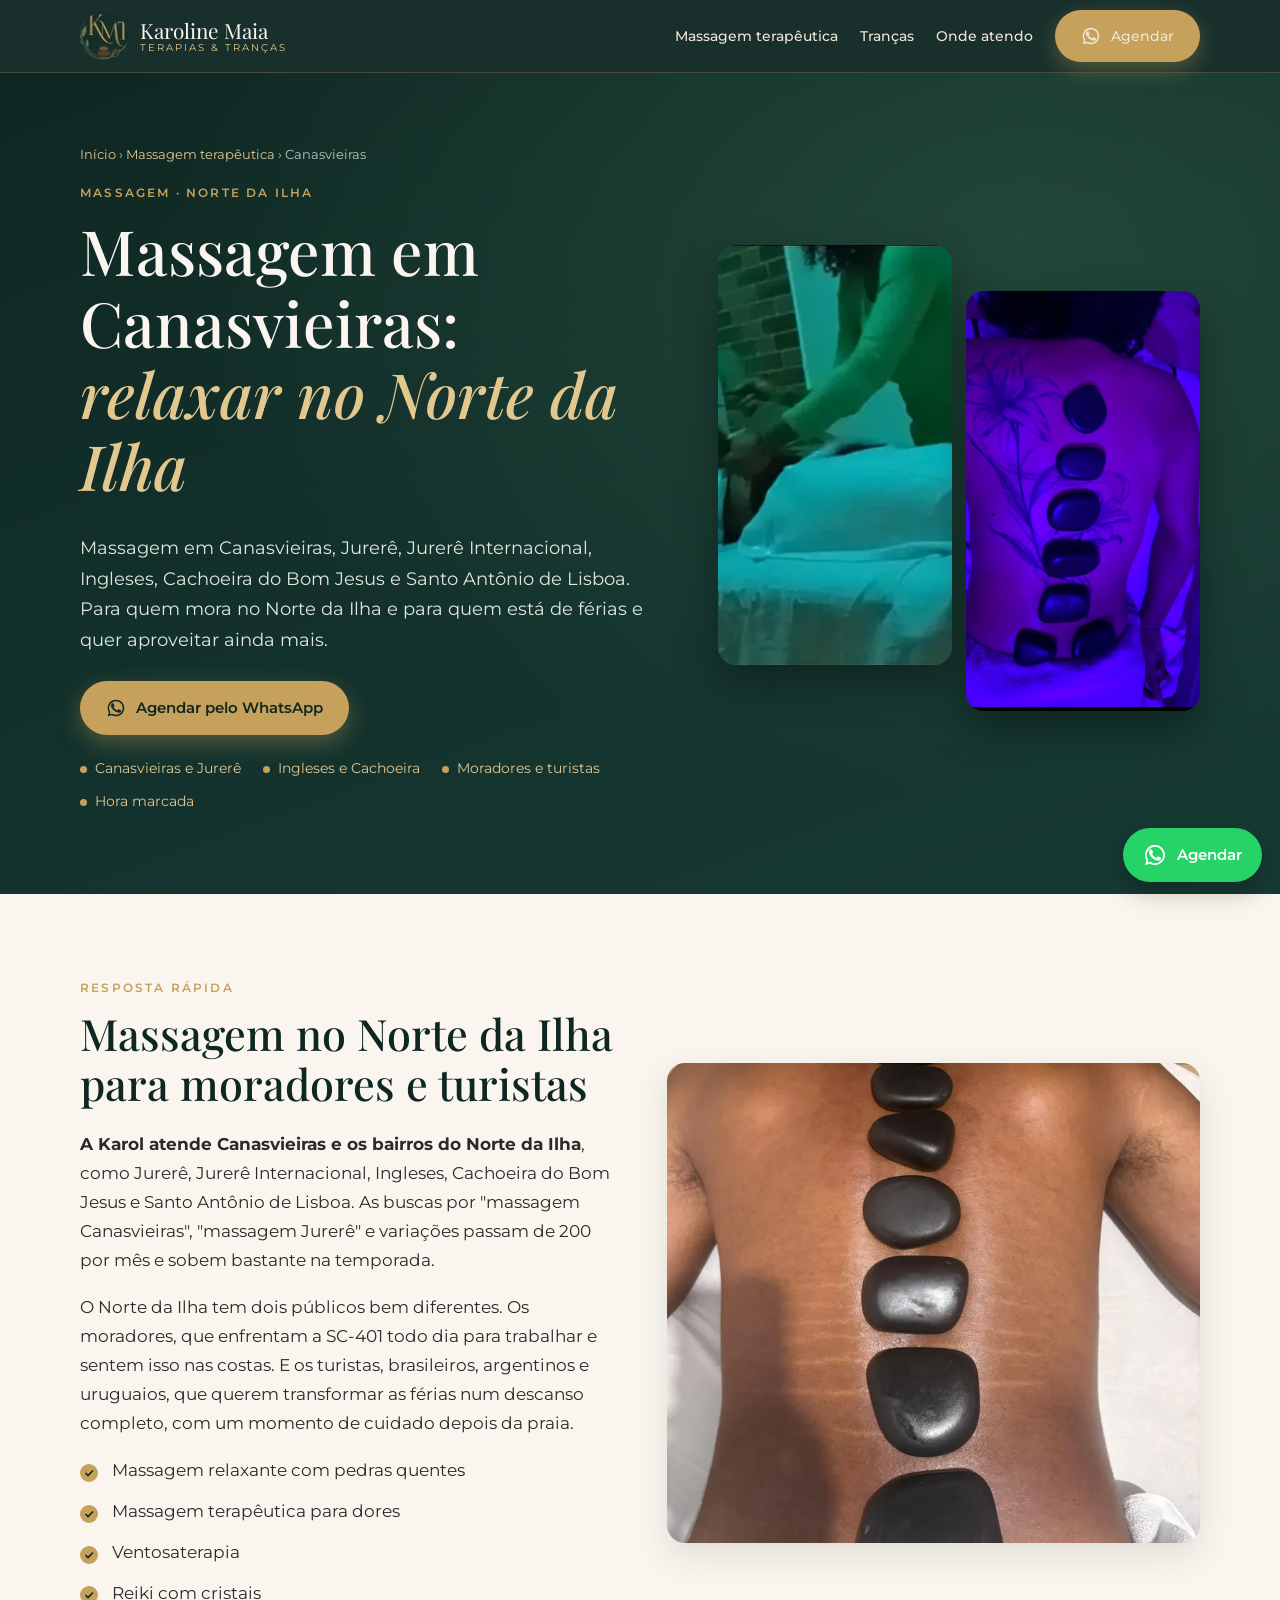
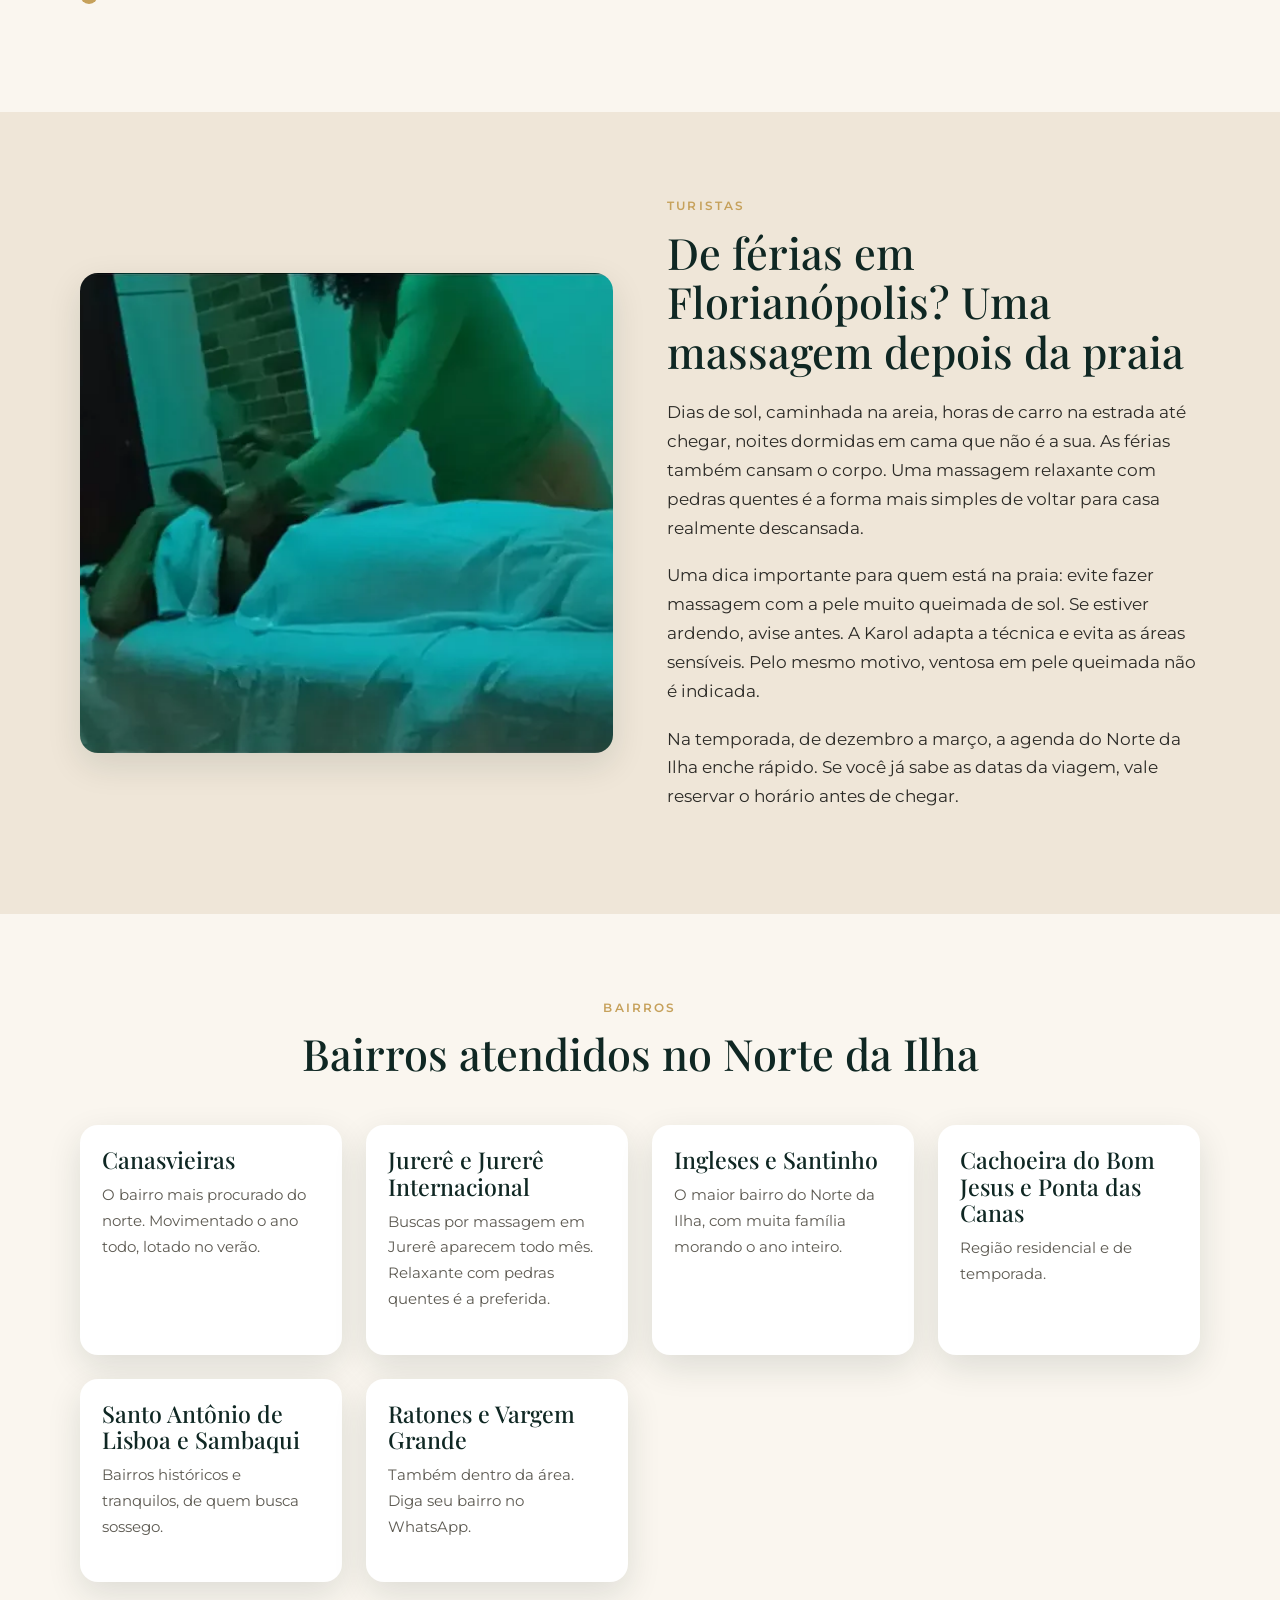
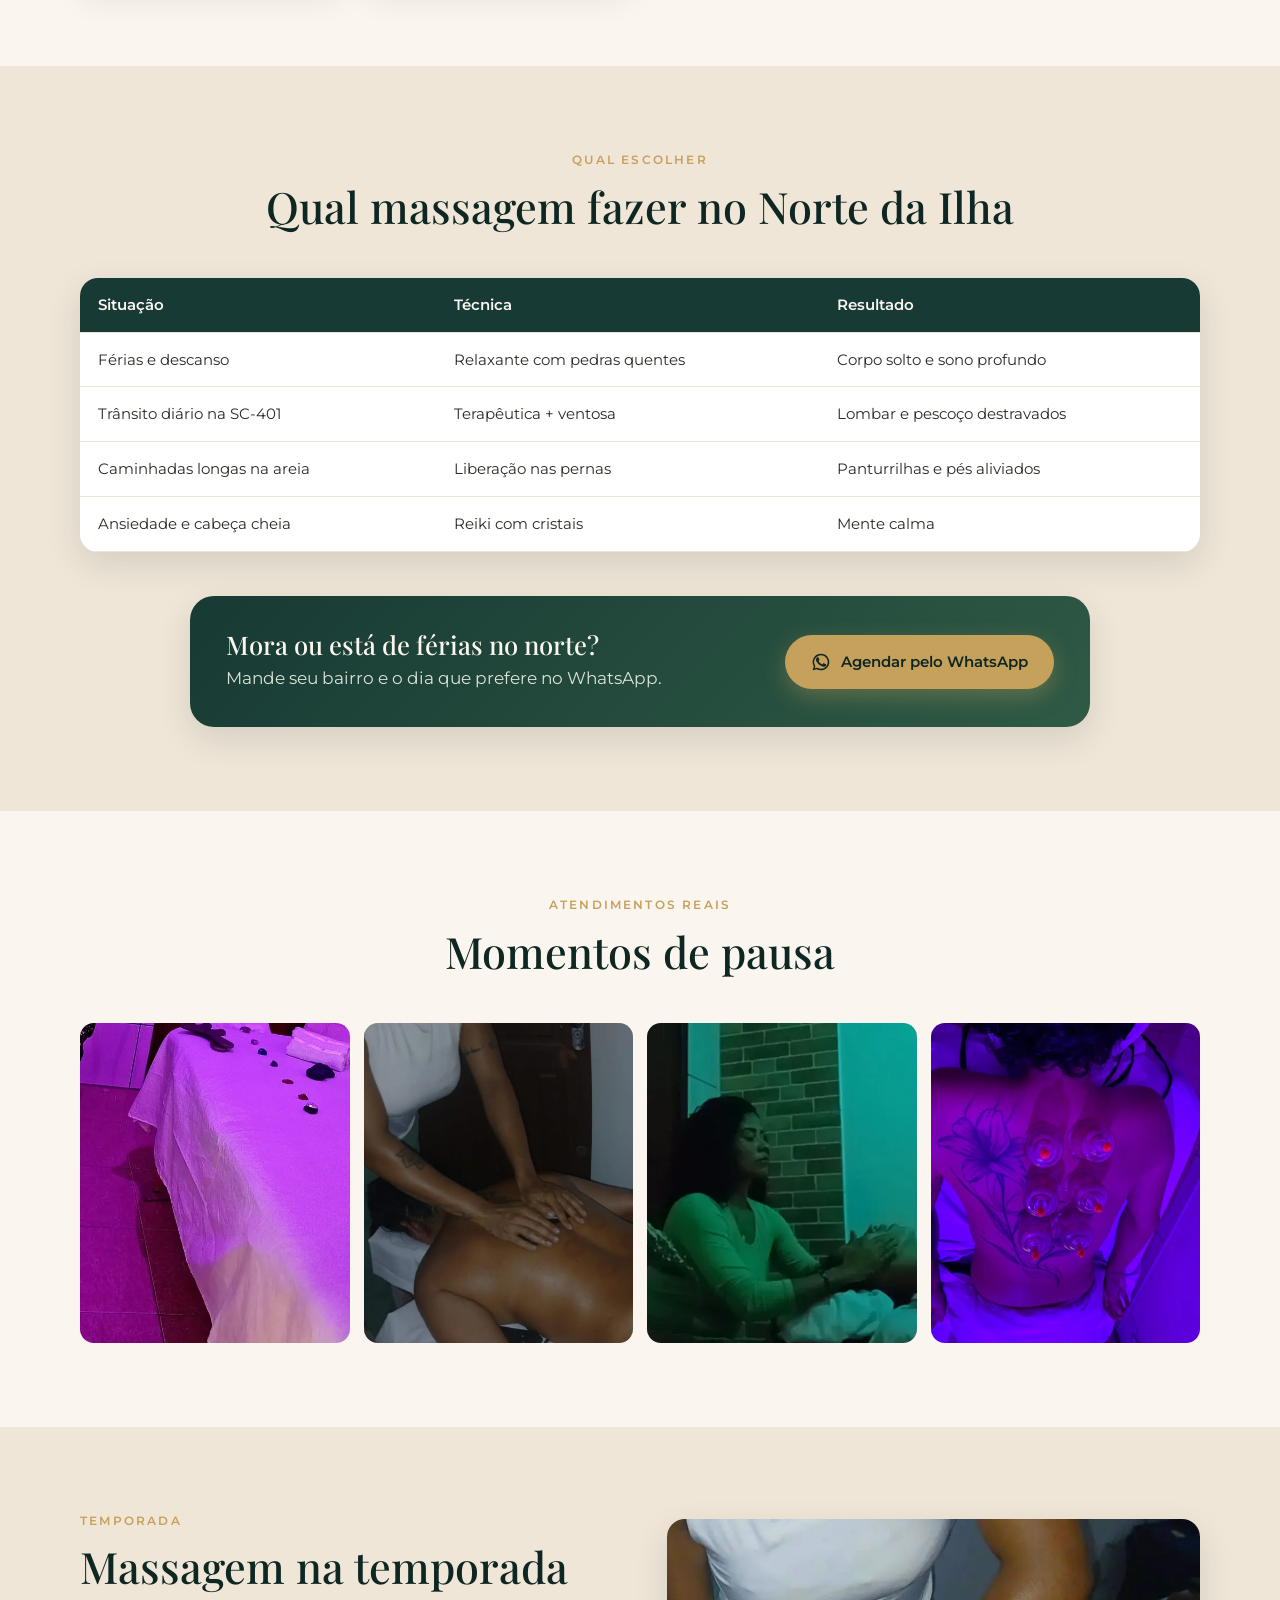
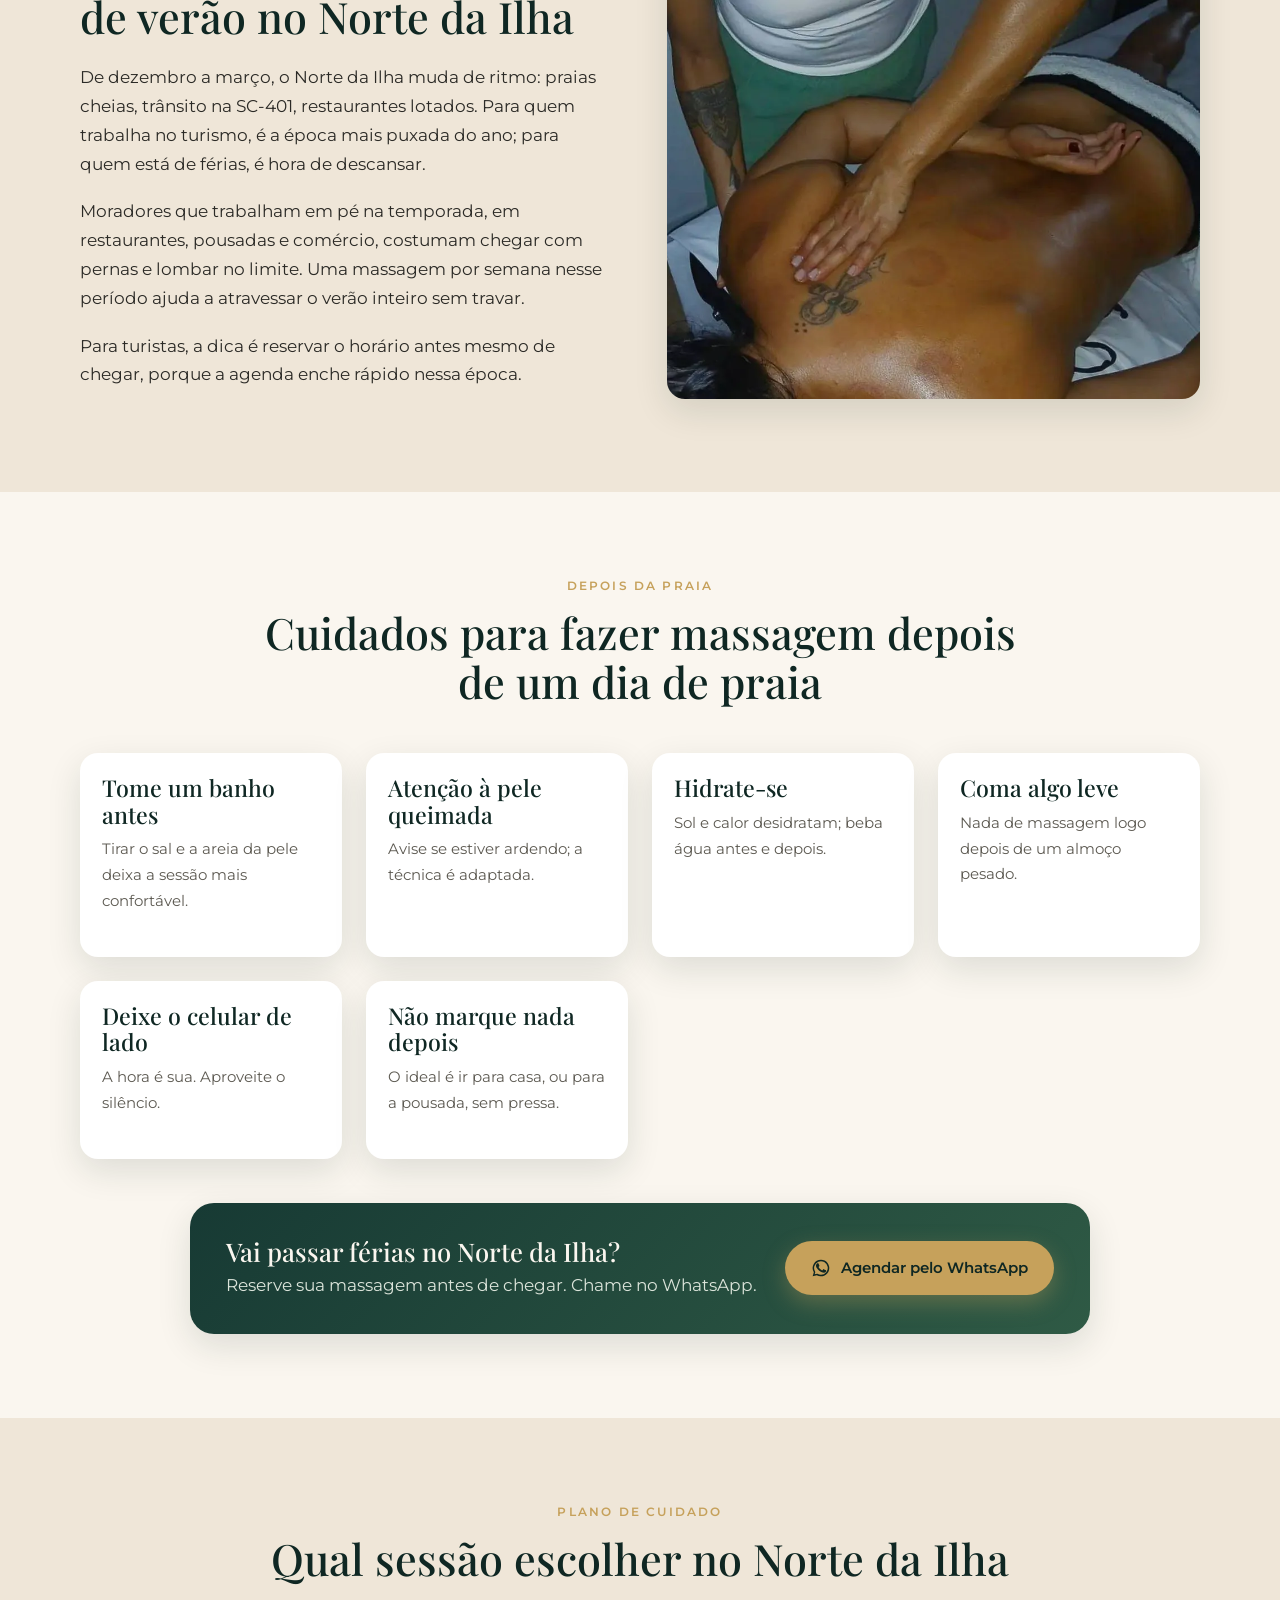
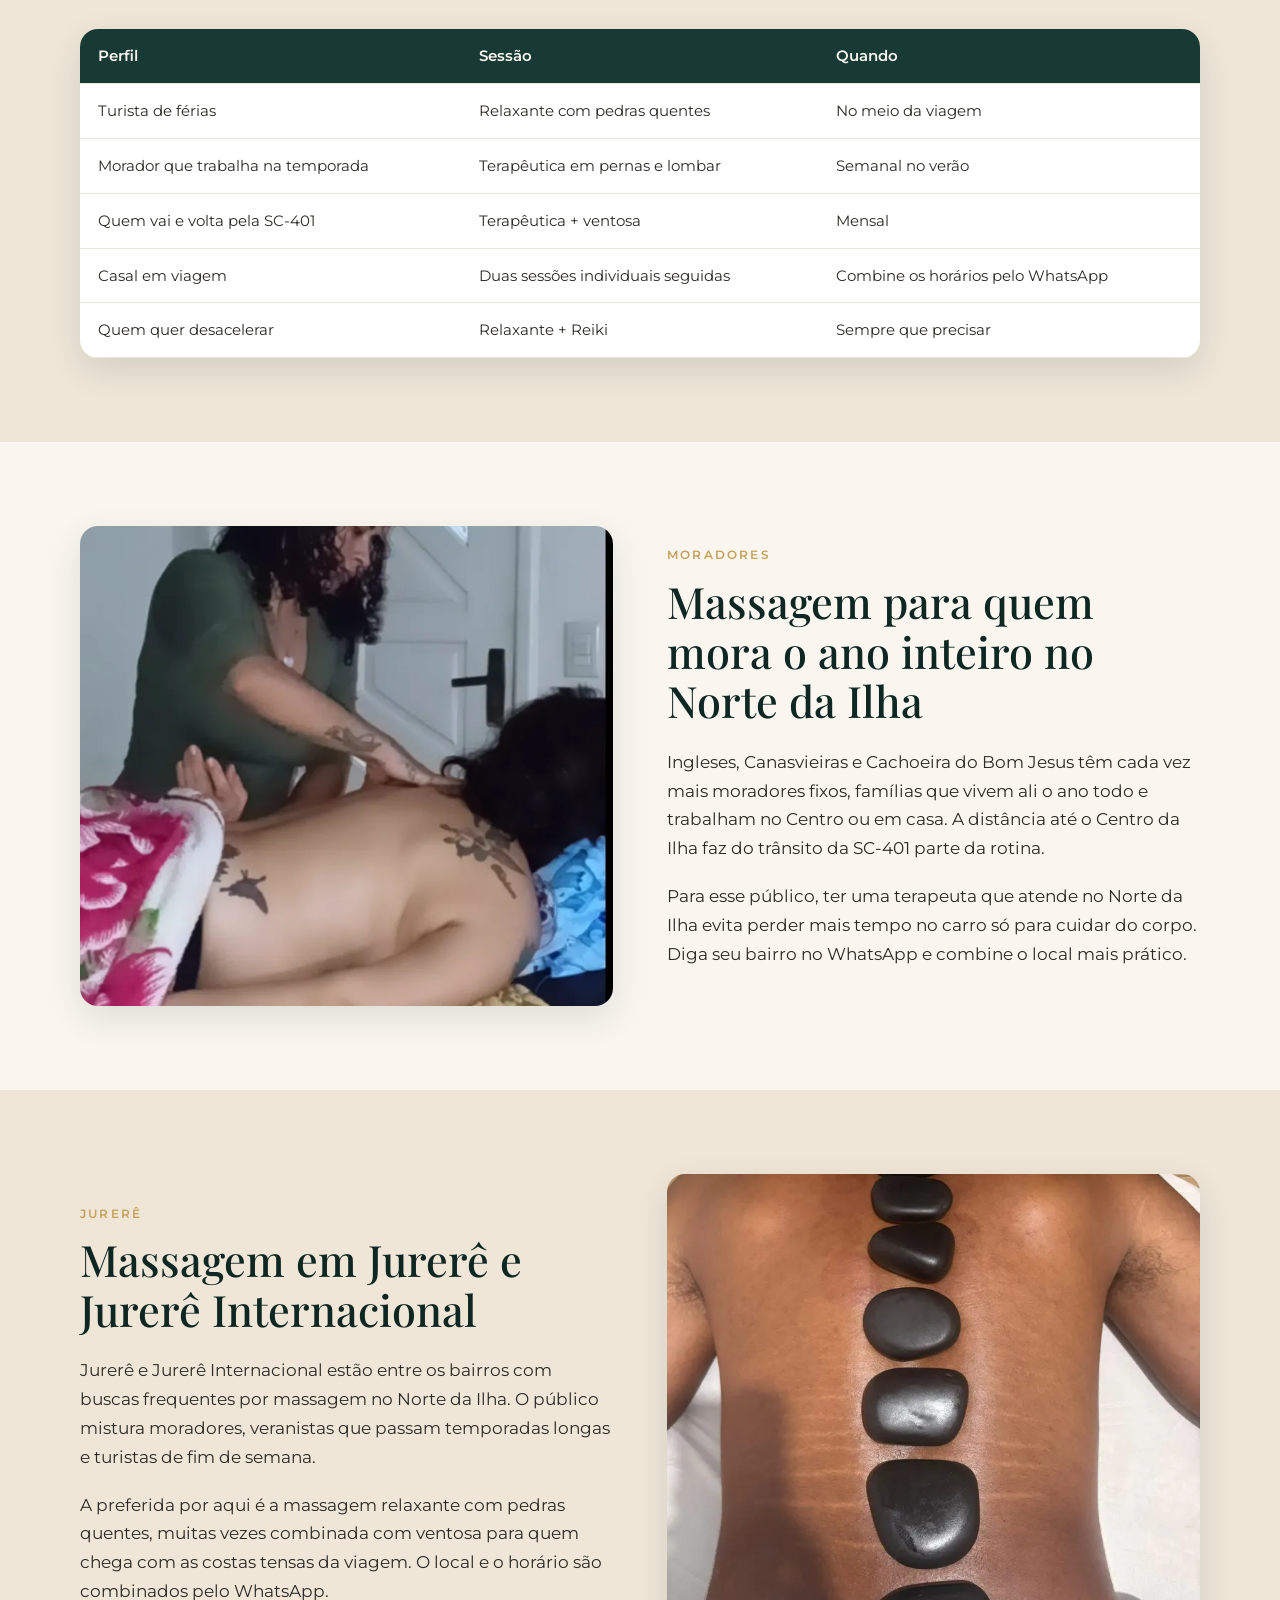
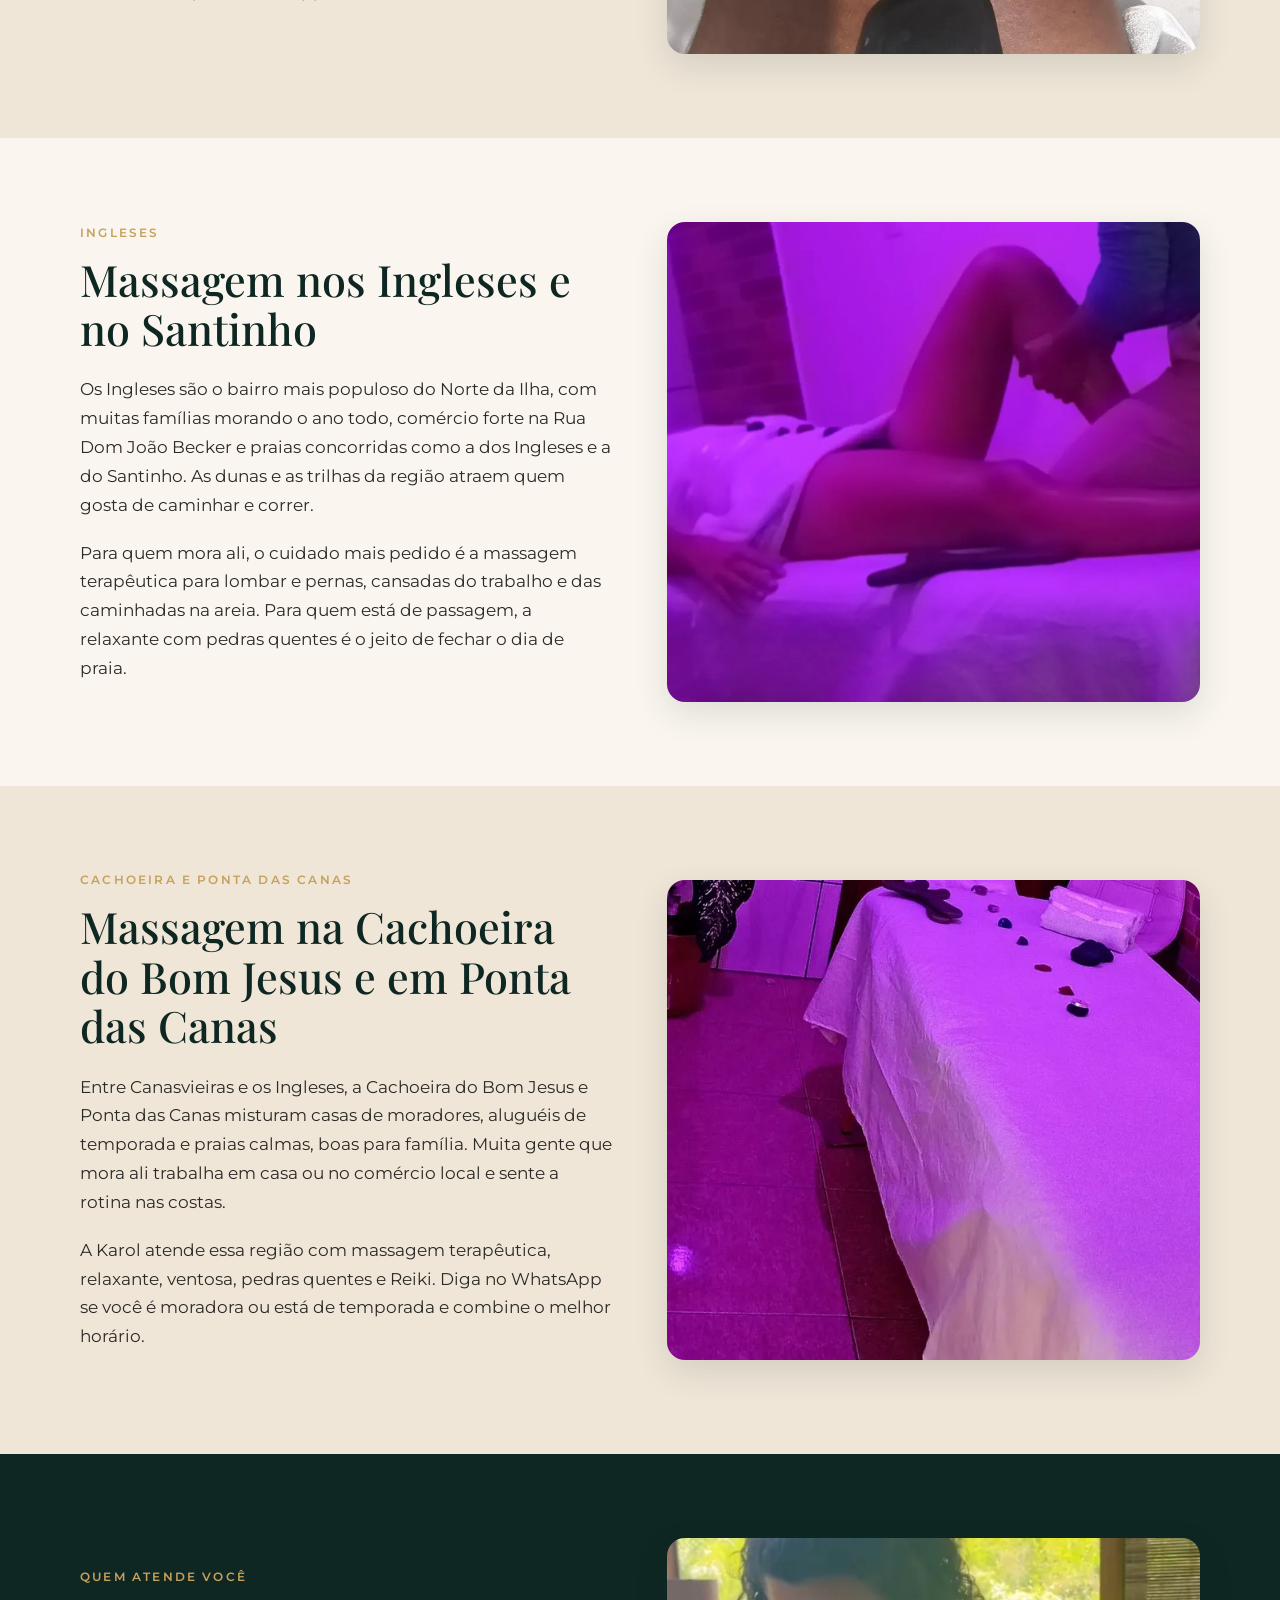
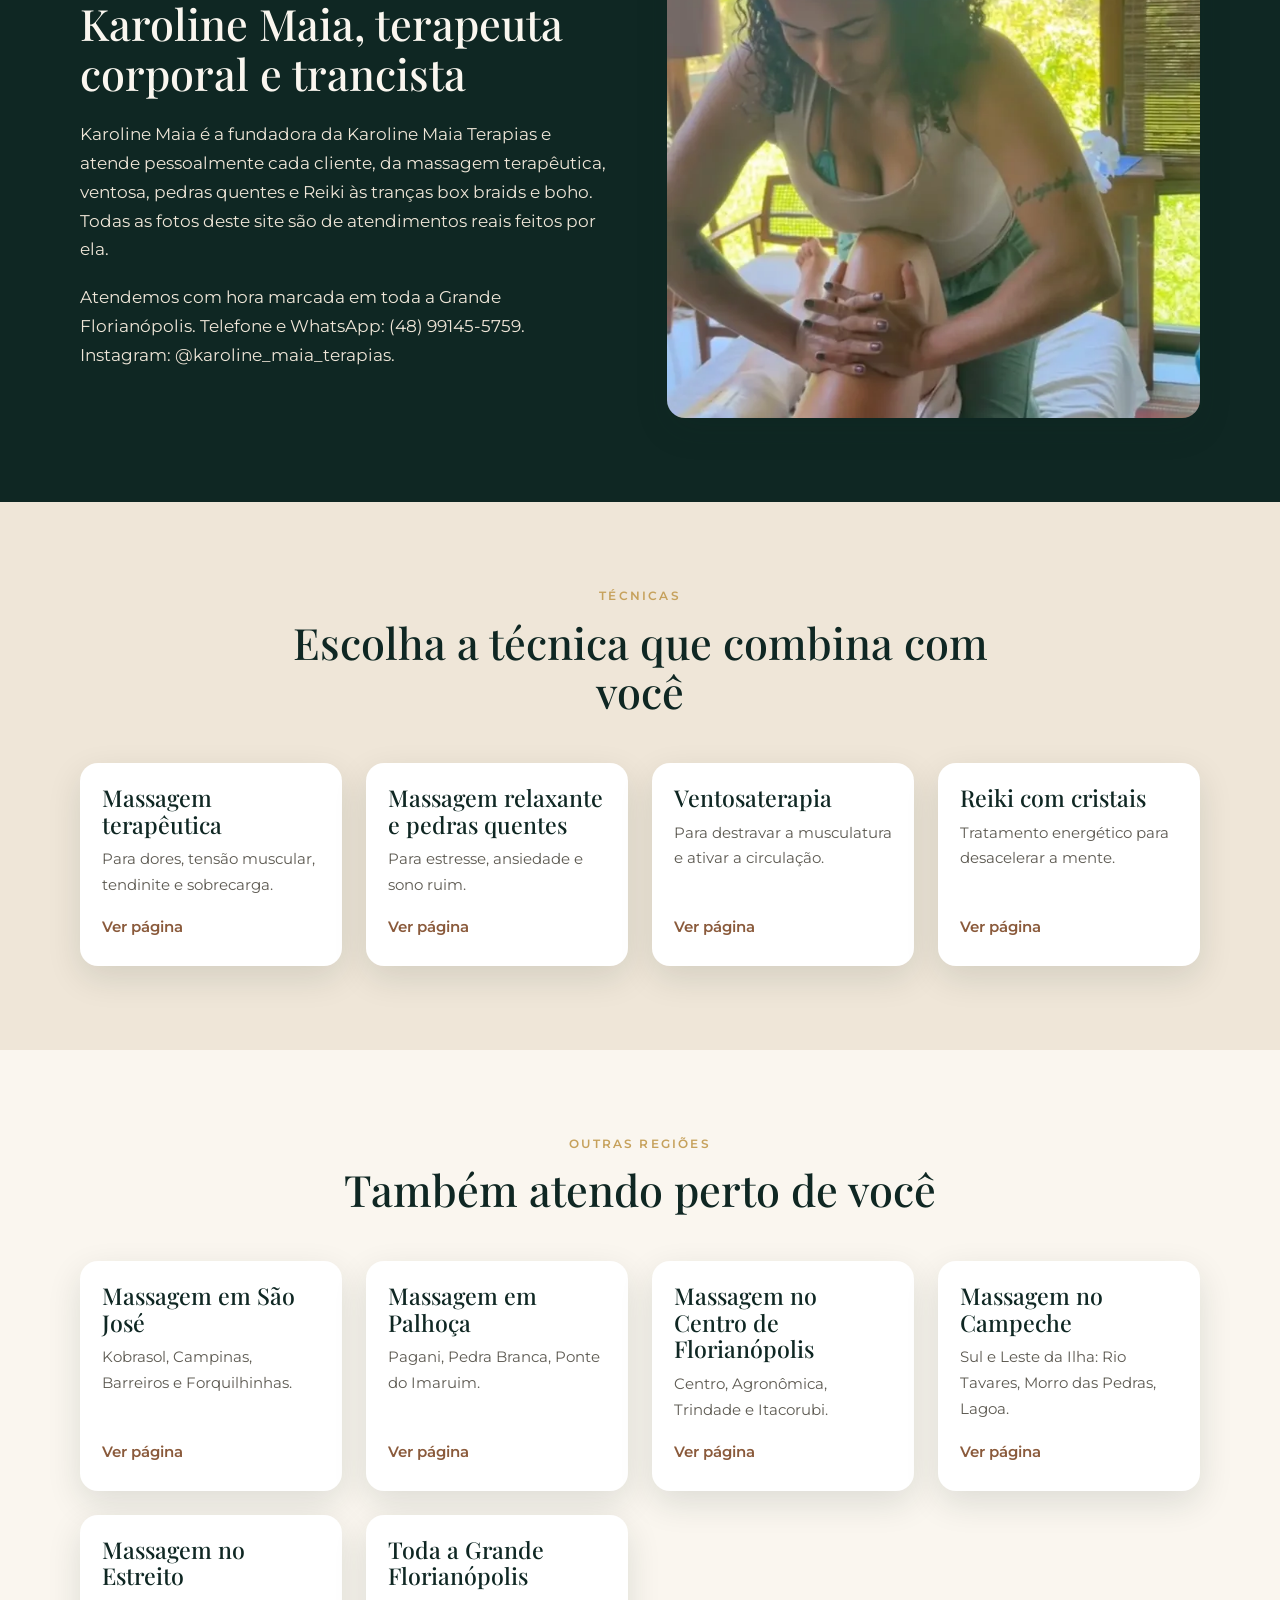
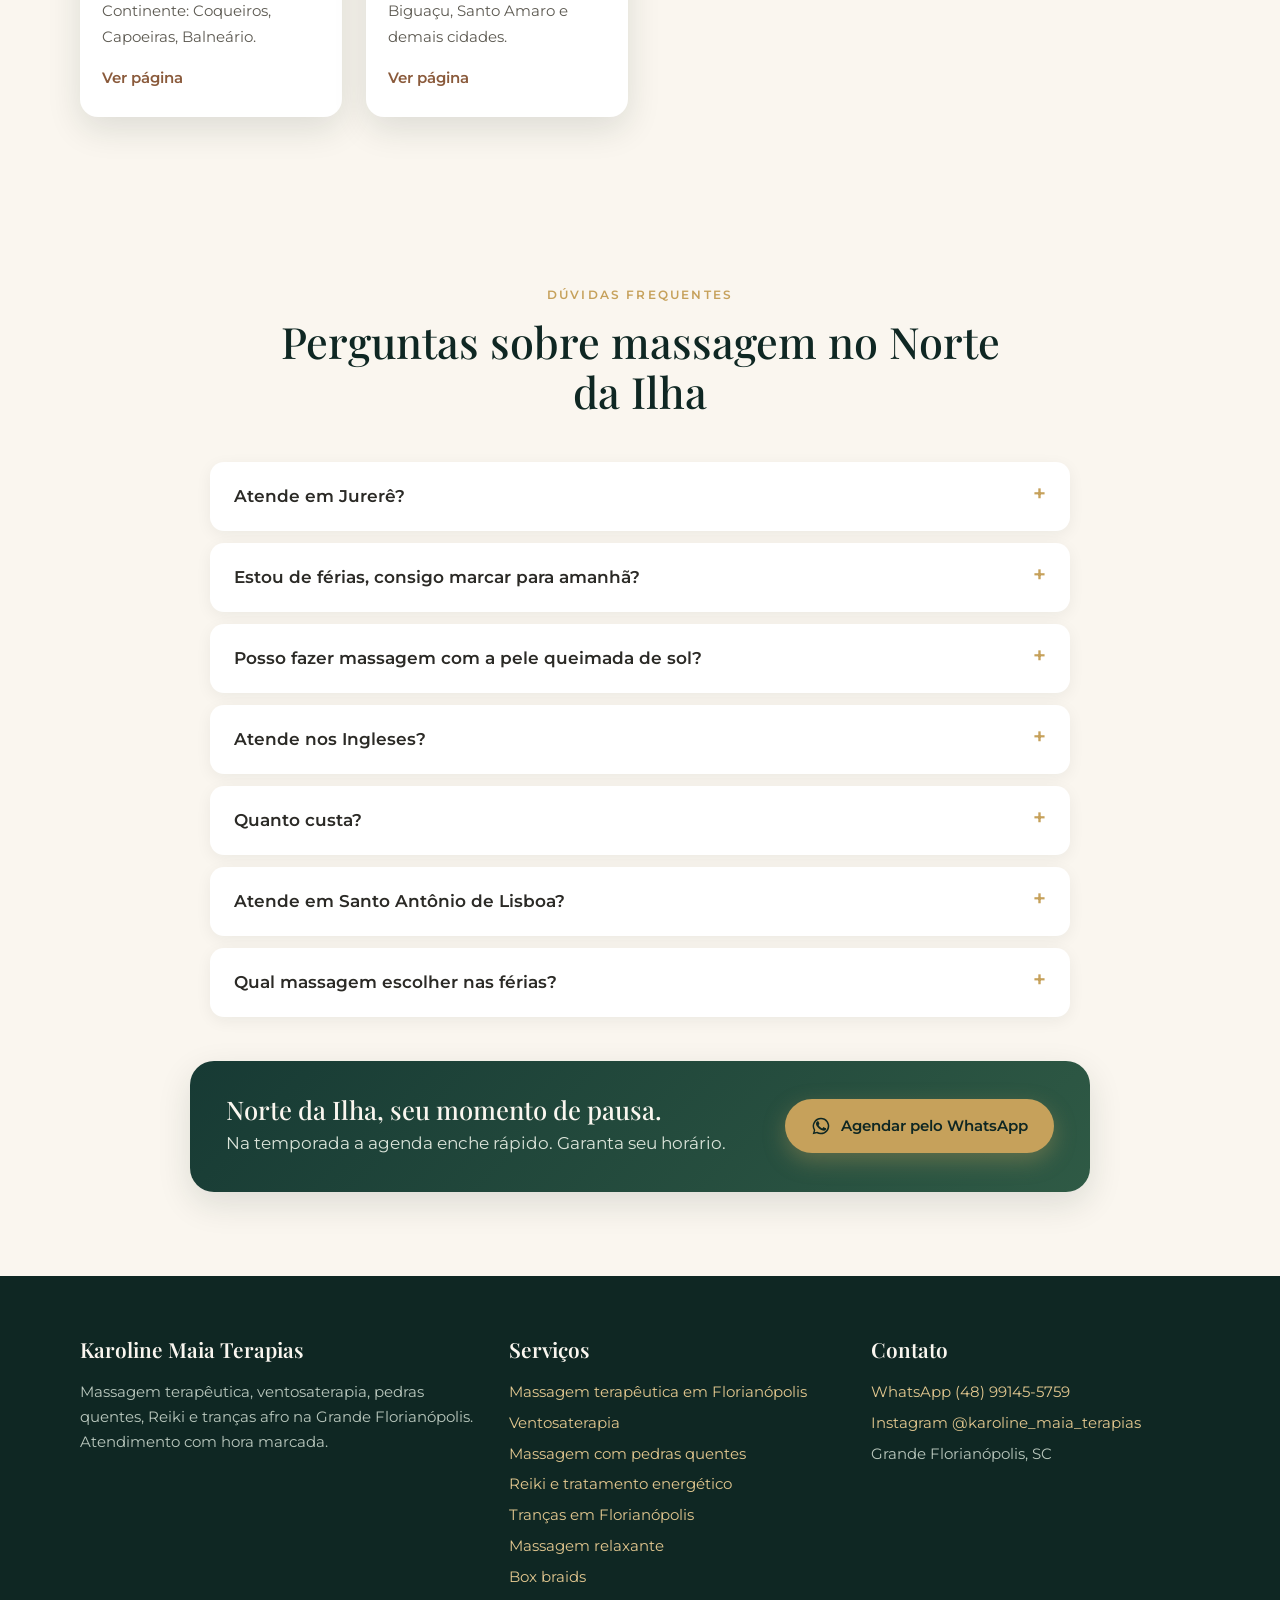
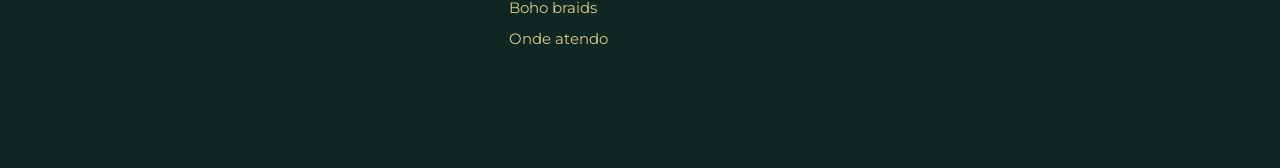
<file: massagem-canasvieiras/index.html>
<!doctype html>
<html lang="pt-BR">
<head>
<meta charset="utf-8">
<meta name="viewport" content="width=device-width,initial-scale=1">
<title>Massagem em Canasvieiras | Jurerê, Ingleses e Norte da Ilha</title>
<meta name="description" content="Massagem em Canasvieiras, Jurerê, Ingleses e Cachoeira do Bom Jesus: relaxante, terapêutica, ventosa e pedras quentes para moradores e turistas.">
<link rel="canonical" href="https://karolinemaiaterapias.com.br/massagem-canasvieiras/">
<meta name="robots" content="noindex,nofollow">
<meta property="og:type" content="website"><meta property="og:locale" content="pt_BR">
<meta property="og:title" content="Massagem em Canasvieiras | Jurerê, Ingleses e Norte da Ilha"><meta property="og:description" content="Massagem em Canasvieiras, Jurerê, Ingleses e Cachoeira do Bom Jesus: relaxante, terapêutica, ventosa e pedras quentes para moradores e turistas.">
<meta property="og:url" content="https://karolinemaiaterapias.com.br/massagem-canasvieiras/"><meta property="og:image" content="https://karolinemaiaterapias.com.br/img/karol-massagem-terapeutica-raspagem.webp">
<meta name="theme-color" content="#0f2723">
<link rel="icon" type="image/png" href="../img/favicon.png">
<link rel="preconnect" href="https://fonts.googleapis.com"><link rel="preconnect" href="https://fonts.gstatic.com" crossorigin>
<link href="https://fonts.googleapis.com/css2?family=Playfair+Display:ital,wght@0,500;0,600;1,500&family=Montserrat:wght@400;500;600&display=swap" rel="stylesheet">
<link rel="stylesheet" href="../style.css">

<script type="application/ld+json">{"@context": "https://schema.org", "@graph": [{"@type": "HealthAndBeautyBusiness", "@id": "https://karolinemaiaterapias.com.br/#negocio", "name": "Karoline Maia Terapias", "url": "https://karolinemaiaterapias.com.br/", "telephone": "+55 48 99145-5759", "image": "https://karolinemaiaterapias.com.br/img/karol-massagem-terapeutica-raspagem.webp", "logo": "https://karolinemaiaterapias.com.br/img/logo-kmt.webp", "sameAs": ["https://www.instagram.com/karoline_maia_terapias/"], "areaServed": [{"@type": "City", "name": "Florianópolis, SC"}, {"@type": "City", "name": "São José, SC"}, {"@type": "City", "name": "Palhoça, SC"}, {"@type": "City", "name": "Biguaçu, SC"}, {"@type": "City", "name": "Santo Amaro da Imperatriz, SC"}, {"@type": "City", "name": "Governador Celso Ramos, SC"}, {"@type": "City", "name": "Antônio Carlos, SC"}, {"@type": "City", "name": "Águas Mornas, SC"}, {"@type": "City", "name": "São Pedro de Alcântara, SC"}], "founder": {"@type": "Person", "name": "Karoline Maia"}, "knowsAbout": ["Massagem terapêutica", "Massagem relaxante", "Ventosaterapia", "Massagem com pedras quentes", "Reiki", "Box braids", "Tranças boho", "Tranças nagô"]}, {"@type": "Service", "name": "Massagem em Canasvieiras e Norte da Ilha", "serviceType": "Massagem relaxante", "provider": {"@id": "https://karolinemaiaterapias.com.br/#negocio"}, "url": "https://karolinemaiaterapias.com.br/massagem-canasvieiras/", "areaServed": [{"@type": "Place", "name": "Canasvieiras, Florianópolis"}, {"@type": "Place", "name": "Jurerê"}, {"@type": "Place", "name": "Jurerê Internacional"}, {"@type": "Place", "name": "Ingleses"}, {"@type": "Place", "name": "Cachoeira do Bom Jesus"}, {"@type": "Place", "name": "Santo Antônio de Lisboa"}, {"@type": "Place", "name": "Ratones"}]}, {"@type": "FAQPage", "mainEntity": [{"@type": "Question", "name": "Atende em Jurerê?", "acceptedAnswer": {"@type": "Answer", "text": "Sim, Jurerê e Jurerê Internacional estão na área de atendimento. Combine local e horário pelo WhatsApp."}}, {"@type": "Question", "name": "Estou de férias, consigo marcar para amanhã?", "acceptedAnswer": {"@type": "Answer", "text": "Depende da agenda. Chame no WhatsApp o quanto antes, principalmente na temporada, quando os horários acabam rápido."}}, {"@type": "Question", "name": "Posso fazer massagem com a pele queimada de sol?", "acceptedAnswer": {"@type": "Answer", "text": "Avise antes. Com a pele sensível a Karol adapta a técnica e evita as áreas queimadas. Ventosa em pele queimada não é indicada."}}, {"@type": "Question", "name": "Atende nos Ingleses?", "acceptedAnswer": {"@type": "Answer", "text": "Sim, Ingleses e Santinho também estão na área."}}, {"@type": "Question", "name": "Quanto custa?", "acceptedAnswer": {"@type": "Answer", "text": "Depende da técnica e da duração. Receba o valor exato pelo WhatsApp."}}, {"@type": "Question", "name": "Atende em Santo Antônio de Lisboa?", "acceptedAnswer": {"@type": "Answer", "text": "Sim, Santo Antônio de Lisboa e Sambaqui estão na área de atendimento."}}, {"@type": "Question", "name": "Qual massagem escolher nas férias?", "acceptedAnswer": {"@type": "Answer", "text": "A relaxante com pedras quentes é a preferida de quem está de férias: corpo solto e sono profundo."}}]}, {"@type": "BreadcrumbList", "itemListElement": [{"@type": "ListItem", "position": 1, "name": "Início", "item": "https://karolinemaiaterapias.com.br/"}, {"@type": "ListItem", "position": 2, "name": "Massagem terapêutica", "item": "https://karolinemaiaterapias.com.br/massagem-terapeutica-florianopolis/"}, {"@type": "ListItem", "position": 3, "name": "Canasvieiras", "item": "https://karolinemaiaterapias.com.br/massagem-canasvieiras/"}]}]}</script>
</head>
<body>
<header class="topo"><div class="wrap">
  <a class="marca" href=".././"><img src="../img/logo-kmt-emblema.webp" alt="Logo Karoline Maia Terapias" width="48" height="48" fetchpriority="high"><span>Karoline Maia<small>Terapias &amp; Tranças</small></span></a>
  <nav class="menu" aria-label="Principal">
    <a href="../massagem-terapeutica-florianopolis/">Massagem terapêutica</a>
    <a href="../trancas-florianopolis/">Tranças</a>
    <a href="../atendimento-grande-florianopolis/">Onde atendo</a>
    <a class="btn btn-ouro" href="https://wa.me/5548991455759?text=Ol%C3%A1%20Karol%21%20Vim%20pelo%20site%20e%20quero%20agendar%20um%20hor%C3%A1rio." target="_blank" rel="noopener" data-evt="whatsapp_click" data-local="header"><svg viewBox="0 0 24 24" fill="currentColor" aria-hidden="true"><path d="M17.5 14.4c-.3-.1-1.8-.9-2-1-.3-.1-.5-.1-.7.1-.2.3-.8 1-.9 1.2-.2.2-.3.2-.6.1-.3-.1-1.3-.5-2.4-1.5-.9-.8-1.5-1.8-1.7-2.1-.2-.3 0-.5.1-.6l.4-.5c.2-.2.2-.3.3-.5.1-.2 0-.4 0-.5l-.9-2.2c-.2-.6-.5-.5-.7-.5h-.6c-.2 0-.5.1-.8.4-.3.3-1 1-1 2.5s1.1 2.9 1.2 3.1c.1.2 2.1 3.2 5.1 4.5.7.3 1.3.5 1.7.6.7.2 1.4.2 1.9.1.6-.1 1.8-.7 2-1.4.2-.7.2-1.3.2-1.4-.1-.1-.3-.2-.6-.3zM12 2a10 10 0 0 0-8.6 15.1L2 22l5-1.3A10 10 0 1 0 12 2zm0 18.2c-1.5 0-3-.4-4.3-1.2l-.3-.2-3 .8.8-2.9-.2-.3A8.2 8.2 0 1 1 12 20.2z"/></svg>Agendar</a>
  </nav>
</div></header>
<main>

<section class="hero"><div class="wrap">
  <div>
    <nav class="migalhas" aria-label="Você está em"><a href="../">Início</a> › <a href="../massagem-terapeutica-florianopolis/">Massagem terapêutica</a> › Canasvieiras</nav>
    <span class="kicker">Massagem · Norte da Ilha</span>
    <h1>Massagem em Canasvieiras: <em>relaxar no Norte da Ilha</em></h1>
    <p class="lead">Massagem em Canasvieiras, Jurerê, Jurerê Internacional, Ingleses, Cachoeira do Bom Jesus e Santo Antônio de Lisboa. Para quem mora no Norte da Ilha e para quem está de férias e quer aproveitar ainda mais.</p>
    <div class="acoes"><a class="btn btn-ouro" href="https://wa.me/5548991455759?text=Ol%C3%A1%20Karol%21%20Vim%20pelo%20site%20e%20quero%20agendar%20uma%20massagem%20no%20Norte%20da%20Ilha." target="_blank" rel="noopener" data-evt="whatsapp_click" data-local="hero"><svg viewBox="0 0 24 24" fill="currentColor" aria-hidden="true"><path d="M17.5 14.4c-.3-.1-1.8-.9-2-1-.3-.1-.5-.1-.7.1-.2.3-.8 1-.9 1.2-.2.2-.3.2-.6.1-.3-.1-1.3-.5-2.4-1.5-.9-.8-1.5-1.8-1.7-2.1-.2-.3 0-.5.1-.6l.4-.5c.2-.2.2-.3.3-.5.1-.2 0-.4 0-.5l-.9-2.2c-.2-.6-.5-.5-.7-.5h-.6c-.2 0-.5.1-.8.4-.3.3-1 1-1 2.5s1.1 2.9 1.2 3.1c.1.2 2.1 3.2 5.1 4.5.7.3 1.3.5 1.7.6.7.2 1.4.2 1.9.1.6-.1 1.8-.7 2-1.4.2-.7.2-1.3.2-1.4-.1-.1-.3-.2-.6-.3zM12 2a10 10 0 0 0-8.6 15.1L2 22l5-1.3A10 10 0 1 0 12 2zm0 18.2c-1.5 0-3-.4-4.3-1.2l-.3-.2-3 .8.8-2.9-.2-.3A8.2 8.2 0 1 1 12 20.2z"/></svg>Agendar pelo WhatsApp</a></div>
    <ul class="selos"><li>Canasvieiras e Jurerê</li><li>Ingleses e Cachoeira</li><li>Moradores e turistas</li><li>Hora marcada</li></ul>
  </div>
  <div class="hero-fotos">
    <img src="../img/massagem-corpo-inteiro.webp" alt="Massagem relaxante de corpo inteiro para cliente do Norte da Ilha" width="1000" height="474" fetchpriority="high">
    <img src="../img/pedras-quentes-luz-ambiente.webp" alt="Pedras quentes em ambiente de luz baixa" width="755" height="1000" fetchpriority="high">
  </div>
</div></section>
<section class=""><div class="wrap duas">
  <div><span class="kicker">Resposta rápida</span><h2>Massagem no Norte da Ilha para moradores e turistas</h2><p><strong>A Karol atende Canasvieiras e os bairros do Norte da Ilha</strong>, como Jurerê, Jurerê Internacional, Ingleses, Cachoeira do Bom Jesus e Santo Antônio de Lisboa. As buscas por "massagem Canasvieiras", "massagem Jurerê" e variações passam de 200 por mês e sobem bastante na temporada.</p><p>O Norte da Ilha tem dois públicos bem diferentes. Os moradores, que enfrentam a SC-401 todo dia para trabalhar e sentem isso nas costas. E os turistas, brasileiros, argentinos e uruguaios, que querem transformar as férias num descanso completo, com um momento de cuidado depois da praia.</p><ul class='check'><li>Massagem relaxante com pedras quentes</li><li>Massagem terapêutica para dores</li><li>Ventosaterapia</li><li>Reiki com cristais</li></ul></div>
  <figure><img src="../img/massagem-pedras-quentes-coluna.webp" alt="Pedras quentes na coluna em massagem relaxante" width="750" height="1000" loading="lazy" decoding="async"></figure>
</div></section><section class="sec-areia"><div class="wrap duas inv">
  <div><span class="kicker">Turistas</span><h2>De férias em Florianópolis? Uma massagem depois da praia</h2><p>Dias de sol, caminhada na areia, horas de carro na estrada até chegar, noites dormidas em cama que não é a sua. As férias também cansam o corpo. Uma massagem relaxante com pedras quentes é a forma mais simples de voltar para casa realmente descansada.</p><p>Uma dica importante para quem está na praia: evite fazer massagem com a pele muito queimada de sol. Se estiver ardendo, avise antes. A Karol adapta a técnica e evita as áreas sensíveis. Pelo mesmo motivo, ventosa em pele queimada não é indicada.</p><p>Na temporada, de dezembro a março, a agenda do Norte da Ilha enche rápido. Se você já sabe as datas da viagem, vale reservar o horário antes de chegar.</p></div>
  <figure><img src="../img/massagem-corpo-inteiro.webp" alt="Massagem relaxante para turistas no Norte da Ilha" width="1000" height="474" loading="lazy" decoding="async"></figure>
</div></section><section class=""><div class="wrap">
  <div class="centro"><span class="kicker">Bairros</span><h2>Bairros atendidos no Norte da Ilha</h2></div>
  <div class="cards"><div class="card"><div class="corpo"><h3>Canasvieiras</h3><p>O bairro mais procurado do norte. Movimentado o ano todo, lotado no verão.</p></div></div><div class="card"><div class="corpo"><h3>Jurerê e Jurerê Internacional</h3><p>Buscas por massagem em Jurerê aparecem todo mês. Relaxante com pedras quentes é a preferida.</p></div></div><div class="card"><div class="corpo"><h3>Ingleses e Santinho</h3><p>O maior bairro do Norte da Ilha, com muita família morando o ano inteiro.</p></div></div><div class="card"><div class="corpo"><h3>Cachoeira do Bom Jesus e Ponta das Canas</h3><p>Região residencial e de temporada.</p></div></div><div class="card"><div class="corpo"><h3>Santo Antônio de Lisboa e Sambaqui</h3><p>Bairros históricos e tranquilos, de quem busca sossego.</p></div></div><div class="card"><div class="corpo"><h3>Ratones e Vargem Grande</h3><p>Também dentro da área. Diga seu bairro no WhatsApp.</p></div></div></div>
</div></section><section class="sec-areia"><div class="wrap">
  <div class="centro"><span class="kicker">Qual escolher</span><h2>Qual massagem fazer no Norte da Ilha</h2></div>
  <div class="table-scroll"><table><thead><tr><th>Situação</th><th>Técnica</th><th>Resultado</th></tr></thead><tbody><tr><td>Férias e descanso</td><td>Relaxante com pedras quentes</td><td>Corpo solto e sono profundo</td></tr><tr><td>Trânsito diário na SC-401</td><td>Terapêutica + ventosa</td><td>Lombar e pescoço destravados</td></tr><tr><td>Caminhadas longas na areia</td><td>Liberação nas pernas</td><td>Panturrilhas e pés aliviados</td></tr><tr><td>Ansiedade e cabeça cheia</td><td>Reiki com cristais</td><td>Mente calma</td></tr></tbody></table></div><div class="cta-inline"><div><h3>Mora ou está de férias no norte?</h3><p>Mande seu bairro e o dia que prefere no WhatsApp.</p></div><a class="btn btn-ouro" href="https://wa.me/5548991455759?text=Ol%C3%A1%20Karol%21%20Vim%20pelo%20site%20e%20quero%20agendar%20uma%20massagem%20no%20Norte%20da%20Ilha." target="_blank" rel="noopener" data-evt="whatsapp_click" data-local="inline"><svg viewBox="0 0 24 24" fill="currentColor" aria-hidden="true"><path d="M17.5 14.4c-.3-.1-1.8-.9-2-1-.3-.1-.5-.1-.7.1-.2.3-.8 1-.9 1.2-.2.2-.3.2-.6.1-.3-.1-1.3-.5-2.4-1.5-.9-.8-1.5-1.8-1.7-2.1-.2-.3 0-.5.1-.6l.4-.5c.2-.2.2-.3.3-.5.1-.2 0-.4 0-.5l-.9-2.2c-.2-.6-.5-.5-.7-.5h-.6c-.2 0-.5.1-.8.4-.3.3-1 1-1 2.5s1.1 2.9 1.2 3.1c.1.2 2.1 3.2 5.1 4.5.7.3 1.3.5 1.7.6.7.2 1.4.2 1.9.1.6-.1 1.8-.7 2-1.4.2-.7.2-1.3.2-1.4-.1-.1-.3-.2-.6-.3zM12 2a10 10 0 0 0-8.6 15.1L2 22l5-1.3A10 10 0 1 0 12 2zm0 18.2c-1.5 0-3-.4-4.3-1.2l-.3-.2-3 .8.8-2.9-.2-.3A8.2 8.2 0 1 1 12 20.2z"/></svg>Agendar pelo WhatsApp</a></div>
</div></section><section class=""><div class="wrap">
  <div class="centro"><span class="kicker">Atendimentos reais</span><h2>Momentos de pausa</h2></div>
  <div class="galeria"><figure><img src="../img/maca-pedras-quentes.webp" alt="Maca preparada com pedras quentes" width="720" height="600" loading="lazy" decoding="async"></figure><figure><img src="../img/massagem-maos-costas.webp" alt="Massagem nas costas" width="947" height="930" loading="lazy" decoding="async"></figure><figure><img src="../img/karol-reiki-cabeca.webp" alt="Reiki aplicado pela Karoline Maia" width="470" height="870" loading="lazy" decoding="async"></figure><figure><img src="../img/ventosaterapia-costas.webp" alt="Ventosaterapia nas costas" width="740" height="1000" loading="lazy" decoding="async"></figure></div>
</div></section><section class="sec-areia"><div class="wrap duas">
  <div><span class="kicker">Temporada</span><h2>Massagem na temporada de verão no Norte da Ilha</h2><p>De dezembro a março, o Norte da Ilha muda de ritmo: praias cheias, trânsito na SC-401, restaurantes lotados. Para quem trabalha no turismo, é a época mais puxada do ano; para quem está de férias, é hora de descansar.</p><p>Moradores que trabalham em pé na temporada, em restaurantes, pousadas e comércio, costumam chegar com pernas e lombar no limite. Uma massagem por semana nesse período ajuda a atravessar o verão inteiro sem travar.</p><p>Para turistas, a dica é reservar o horário antes mesmo de chegar, porque a agenda enche rápido nessa época.</p></div>
  <figure><img src="../img/massagem-dor-nas-costas.webp" alt="Massagem para quem trabalha na temporada" width="1000" height="853" loading="lazy" decoding="async"></figure>
</div></section><section class=""><div class="wrap">
  <div class="centro"><span class="kicker">Depois da praia</span><h2>Cuidados para fazer massagem depois de um dia de praia</h2></div>
  <div class="cards"><div class="card"><div class="corpo"><h3>Tome um banho antes</h3><p>Tirar o sal e a areia da pele deixa a sessão mais confortável.</p></div></div><div class="card"><div class="corpo"><h3>Atenção à pele queimada</h3><p>Avise se estiver ardendo; a técnica é adaptada.</p></div></div><div class="card"><div class="corpo"><h3>Hidrate-se</h3><p>Sol e calor desidratam; beba água antes e depois.</p></div></div><div class="card"><div class="corpo"><h3>Coma algo leve</h3><p>Nada de massagem logo depois de um almoço pesado.</p></div></div><div class="card"><div class="corpo"><h3>Deixe o celular de lado</h3><p>A hora é sua. Aproveite o silêncio.</p></div></div><div class="card"><div class="corpo"><h3>Não marque nada depois</h3><p>O ideal é ir para casa, ou para a pousada, sem pressa.</p></div></div></div><div class="cta-inline"><div><h3>Vai passar férias no Norte da Ilha?</h3><p>Reserve sua massagem antes de chegar. Chame no WhatsApp.</p></div><a class="btn btn-ouro" href="https://wa.me/5548991455759?text=Ol%C3%A1%20Karol%21%20Vim%20pelo%20site%20e%20quero%20agendar%20uma%20massagem%20no%20Norte%20da%20Ilha." target="_blank" rel="noopener" data-evt="whatsapp_click" data-local="inline"><svg viewBox="0 0 24 24" fill="currentColor" aria-hidden="true"><path d="M17.5 14.4c-.3-.1-1.8-.9-2-1-.3-.1-.5-.1-.7.1-.2.3-.8 1-.9 1.2-.2.2-.3.2-.6.1-.3-.1-1.3-.5-2.4-1.5-.9-.8-1.5-1.8-1.7-2.1-.2-.3 0-.5.1-.6l.4-.5c.2-.2.2-.3.3-.5.1-.2 0-.4 0-.5l-.9-2.2c-.2-.6-.5-.5-.7-.5h-.6c-.2 0-.5.1-.8.4-.3.3-1 1-1 2.5s1.1 2.9 1.2 3.1c.1.2 2.1 3.2 5.1 4.5.7.3 1.3.5 1.7.6.7.2 1.4.2 1.9.1.6-.1 1.8-.7 2-1.4.2-.7.2-1.3.2-1.4-.1-.1-.3-.2-.6-.3zM12 2a10 10 0 0 0-8.6 15.1L2 22l5-1.3A10 10 0 1 0 12 2zm0 18.2c-1.5 0-3-.4-4.3-1.2l-.3-.2-3 .8.8-2.9-.2-.3A8.2 8.2 0 1 1 12 20.2z"/></svg>Agendar pelo WhatsApp</a></div>
</div></section><section class="sec-areia"><div class="wrap">
  <div class="centro"><span class="kicker">Plano de cuidado</span><h2>Qual sessão escolher no Norte da Ilha</h2></div>
  <div class="table-scroll"><table><thead><tr><th>Perfil</th><th>Sessão</th><th>Quando</th></tr></thead><tbody><tr><td>Turista de férias</td><td>Relaxante com pedras quentes</td><td>No meio da viagem</td></tr><tr><td>Morador que trabalha na temporada</td><td>Terapêutica em pernas e lombar</td><td>Semanal no verão</td></tr><tr><td>Quem vai e volta pela SC-401</td><td>Terapêutica + ventosa</td><td>Mensal</td></tr><tr><td>Casal em viagem</td><td>Duas sessões individuais seguidas</td><td>Combine os horários pelo WhatsApp</td></tr><tr><td>Quem quer desacelerar</td><td>Relaxante + Reiki</td><td>Sempre que precisar</td></tr></tbody></table></div>
</div></section><section class=""><div class="wrap duas inv">
  <div><span class="kicker">Moradores</span><h2>Massagem para quem mora o ano inteiro no Norte da Ilha</h2><p>Ingleses, Canasvieiras e Cachoeira do Bom Jesus têm cada vez mais moradores fixos, famílias que vivem ali o ano todo e trabalham no Centro ou em casa. A distância até o Centro da Ilha faz do trânsito da SC-401 parte da rotina.</p><p>Para esse público, ter uma terapeuta que atende no Norte da Ilha evita perder mais tempo no carro só para cuidar do corpo. Diga seu bairro no WhatsApp e combine o local mais prático.</p></div>
  <figure><img src="../img/massagem-relaxante-costas.webp" alt="Massagem para moradores do Norte da Ilha" width="750" height="1000" loading="lazy" decoding="async"></figure>
</div></section><section class="sec-areia"><div class="wrap duas">
  <div><span class="kicker">Jurerê</span><h2>Massagem em Jurerê e Jurerê Internacional</h2><p>Jurerê e Jurerê Internacional estão entre os bairros com buscas frequentes por massagem no Norte da Ilha. O público mistura moradores, veranistas que passam temporadas longas e turistas de fim de semana.</p><p>A preferida por aqui é a massagem relaxante com pedras quentes, muitas vezes combinada com ventosa para quem chega com as costas tensas da viagem. O local e o horário são combinados pelo WhatsApp.</p></div>
  <figure><img src="../img/massagem-pedras-quentes-coluna.webp" alt="Massagem com pedras quentes em Jurerê" width="750" height="1000" loading="lazy" decoding="async"></figure>
</div></section><section class=""><div class="wrap duas">
  <div><span class="kicker">Ingleses</span><h2>Massagem nos Ingleses e no Santinho</h2><p>Os Ingleses são o bairro mais populoso do Norte da Ilha, com muitas famílias morando o ano todo, comércio forte na Rua Dom João Becker e praias concorridas como a dos Ingleses e a do Santinho. As dunas e as trilhas da região atraem quem gosta de caminhar e correr.</p><p>Para quem mora ali, o cuidado mais pedido é a massagem terapêutica para lombar e pernas, cansadas do trabalho e das caminhadas na areia. Para quem está de passagem, a relaxante com pedras quentes é o jeito de fechar o dia de praia.</p></div>
  <figure><img src="../img/massagem-pernas-relaxante.webp" alt="Massagem nas pernas depois de caminhar na areia" width="1000" height="819" loading="lazy" decoding="async"></figure>
</div></section><section class="sec-areia"><div class="wrap duas">
  <div><span class="kicker">Cachoeira e Ponta das Canas</span><h2>Massagem na Cachoeira do Bom Jesus e em Ponta das Canas</h2><p>Entre Canasvieiras e os Ingleses, a Cachoeira do Bom Jesus e Ponta das Canas misturam casas de moradores, aluguéis de temporada e praias calmas, boas para família. Muita gente que mora ali trabalha em casa ou no comércio local e sente a rotina nas costas.</p><p>A Karol atende essa região com massagem terapêutica, relaxante, ventosa, pedras quentes e Reiki. Diga no WhatsApp se você é moradora ou está de temporada e combine o melhor horário.</p></div>
  <figure><img src="../img/maca-pedras-quentes.webp" alt="Maca preparada para massagem na Cachoeira do Bom Jesus" width="720" height="600" loading="lazy" decoding="async"></figure>
</div></section><section class="sec-verde"><div class="wrap duas">
  <div><span class="kicker">Quem atende você</span><h2>Karoline Maia, terapeuta corporal e trancista</h2><p>Karoline Maia é a fundadora da Karoline Maia Terapias e atende pessoalmente cada cliente, da massagem terapêutica, ventosa, pedras quentes e Reiki às tranças box braids e boho. Todas as fotos deste site são de atendimentos reais feitos por ela.</p><p>Atendemos com hora marcada em toda a Grande Florianópolis. Telefone e WhatsApp: (48) 99145-5759. Instagram: @karoline_maia_terapias.</p></div>
  <figure><img src="../img/karol-massagem-terapeutica-raspagem.webp" alt="Karoline Maia, fundadora da Karoline Maia Terapias" width="663" height="1000" loading="lazy" decoding="async"></figure>
</div></section><section class="sec-areia"><div class="wrap">
  <div class="centro"><span class="kicker">Técnicas</span><h2>Escolha a técnica que combina com você</h2></div>
  <div class="cards"><a class="card" href="../massagem-terapeutica-florianopolis/" data-evt="cta_click" data-local="interlink"><div class="corpo"><h3>Massagem terapêutica</h3><p>Para dores, tensão muscular, tendinite e sobrecarga.</p><span class="mais">Ver página</span></div></a><a class="card" href="../massagem-relaxante-florianopolis/" data-evt="cta_click" data-local="interlink"><div class="corpo"><h3>Massagem relaxante e pedras quentes</h3><p>Para estresse, ansiedade e sono ruim.</p><span class="mais">Ver página</span></div></a><a class="card" href="../ventosaterapia-florianopolis/" data-evt="cta_click" data-local="interlink"><div class="corpo"><h3>Ventosaterapia</h3><p>Para destravar a musculatura e ativar a circulação.</p><span class="mais">Ver página</span></div></a><a class="card" href="../reiki-florianopolis/" data-evt="cta_click" data-local="interlink"><div class="corpo"><h3>Reiki com cristais</h3><p>Tratamento energético para desacelerar a mente.</p><span class="mais">Ver página</span></div></a></div>
</div></section><section class=""><div class="wrap">
  <div class="centro"><span class="kicker">Outras regiões</span><h2>Também atendo perto de você</h2></div>
  <div class="cards"><a class="card" href="../massagem-sao-jose-sc/" data-evt="cta_click" data-local="interlink"><div class="corpo"><h3>Massagem em São José</h3><p>Kobrasol, Campinas, Barreiros e Forquilhinhas.</p><span class="mais">Ver página</span></div></a><a class="card" href="../massagem-palhoca/" data-evt="cta_click" data-local="interlink"><div class="corpo"><h3>Massagem em Palhoça</h3><p>Pagani, Pedra Branca, Ponte do Imaruim.</p><span class="mais">Ver página</span></div></a><a class="card" href="../massagem-centro-florianopolis/" data-evt="cta_click" data-local="interlink"><div class="corpo"><h3>Massagem no Centro de Florianópolis</h3><p>Centro, Agronômica, Trindade e Itacorubi.</p><span class="mais">Ver página</span></div></a><a class="card" href="../massagem-campeche/" data-evt="cta_click" data-local="interlink"><div class="corpo"><h3>Massagem no Campeche</h3><p>Sul e Leste da Ilha: Rio Tavares, Morro das Pedras, Lagoa.</p><span class="mais">Ver página</span></div></a><a class="card" href="../massagem-estreito/" data-evt="cta_click" data-local="interlink"><div class="corpo"><h3>Massagem no Estreito</h3><p>Continente: Coqueiros, Capoeiras, Balneário.</p><span class="mais">Ver página</span></div></a><a class="card" href="../atendimento-grande-florianopolis/" data-evt="cta_click" data-local="interlink"><div class="corpo"><h3>Toda a Grande Florianópolis</h3><p>Biguaçu, Santo Amaro e demais cidades.</p><span class="mais">Ver página</span></div></a></div>
</div></section>
<section><div class="wrap">
  <div class="centro"><span class="kicker">Dúvidas frequentes</span><h2>Perguntas sobre massagem no Norte da Ilha</h2></div>
  <div class="faq"><details><summary>Atende em Jurerê?</summary><p>Sim, Jurerê e Jurerê Internacional estão na área de atendimento. Combine local e horário pelo WhatsApp.</p></details><details><summary>Estou de férias, consigo marcar para amanhã?</summary><p>Depende da agenda. Chame no WhatsApp o quanto antes, principalmente na temporada, quando os horários acabam rápido.</p></details><details><summary>Posso fazer massagem com a pele queimada de sol?</summary><p>Avise antes. Com a pele sensível a Karol adapta a técnica e evita as áreas queimadas. Ventosa em pele queimada não é indicada.</p></details><details><summary>Atende nos Ingleses?</summary><p>Sim, Ingleses e Santinho também estão na área.</p></details><details><summary>Quanto custa?</summary><p>Depende da técnica e da duração. Receba o valor exato pelo WhatsApp.</p></details><details><summary>Atende em Santo Antônio de Lisboa?</summary><p>Sim, Santo Antônio de Lisboa e Sambaqui estão na área de atendimento.</p></details><details><summary>Qual massagem escolher nas férias?</summary><p>A relaxante com pedras quentes é a preferida de quem está de férias: corpo solto e sono profundo.</p></details></div>
  <div class="cta-inline"><div><h3>Norte da Ilha, seu momento de pausa.</h3><p>Na temporada a agenda enche rápido. Garanta seu horário.</p></div><a class="btn btn-ouro" href="https://wa.me/5548991455759?text=Ol%C3%A1%20Karol%21%20Vim%20pelo%20site%20e%20quero%20agendar%20uma%20massagem%20no%20Norte%20da%20Ilha." target="_blank" rel="noopener" data-evt="whatsapp_click" data-local="final"><svg viewBox="0 0 24 24" fill="currentColor" aria-hidden="true"><path d="M17.5 14.4c-.3-.1-1.8-.9-2-1-.3-.1-.5-.1-.7.1-.2.3-.8 1-.9 1.2-.2.2-.3.2-.6.1-.3-.1-1.3-.5-2.4-1.5-.9-.8-1.5-1.8-1.7-2.1-.2-.3 0-.5.1-.6l.4-.5c.2-.2.2-.3.3-.5.1-.2 0-.4 0-.5l-.9-2.2c-.2-.6-.5-.5-.7-.5h-.6c-.2 0-.5.1-.8.4-.3.3-1 1-1 2.5s1.1 2.9 1.2 3.1c.1.2 2.1 3.2 5.1 4.5.7.3 1.3.5 1.7.6.7.2 1.4.2 1.9.1.6-.1 1.8-.7 2-1.4.2-.7.2-1.3.2-1.4-.1-.1-.3-.2-.6-.3zM12 2a10 10 0 0 0-8.6 15.1L2 22l5-1.3A10 10 0 1 0 12 2zm0 18.2c-1.5 0-3-.4-4.3-1.2l-.3-.2-3 .8.8-2.9-.2-.3A8.2 8.2 0 1 1 12 20.2z"/></svg>Agendar pelo WhatsApp</a></div>
</div></section>

</main>
<footer><div class="wrap">
  <div><h4>Karoline Maia Terapias</h4><p>Massagem terapêutica, ventosaterapia, pedras quentes, Reiki e tranças afro na Grande Florianópolis. Atendimento com hora marcada.</p></div>
  <div><h4>Serviços</h4><ul>
    <li><a href="../massagem-terapeutica-florianopolis/">Massagem terapêutica em Florianópolis</a></li>
    <li><a href="../ventosaterapia-florianopolis/">Ventosaterapia</a></li>
    <li><a href="../massagem-relaxante-florianopolis/">Massagem com pedras quentes</a></li>
    <li><a href="../reiki-florianopolis/">Reiki e tratamento energético</a></li>
    <li><a href="../trancas-florianopolis/">Tranças em Florianópolis</a></li>
    <li><a href="../massagem-relaxante-florianopolis/">Massagem relaxante</a></li>
    <li><a href="../box-braids-florianopolis/">Box braids</a></li>
    <li><a href="../boho-braids-florianopolis/">Boho braids</a></li>
    <li><a href="../atendimento-grande-florianopolis/">Onde atendo</a></li>
  </ul></div>
  <div><h4>Contato</h4><ul>
    <li><a href="https://wa.me/5548991455759?text=Ol%C3%A1%20Karol%21%20Vim%20pelo%20site." target="_blank" rel="noopener" data-evt="whatsapp_click" data-local="footer">WhatsApp (48) 99145-5759</a></li>
    <li><a href="https://www.instagram.com/karoline_maia_terapias/" target="_blank" rel="noopener" data-evt="outbound_click">Instagram @karoline_maia_terapias</a></li>
    <li>Grande Florianópolis, SC</li>
  </ul></div>
</div></footer>
<a class="wa-flutua" href="https://wa.me/5548991455759?text=Ol%C3%A1%20Karol%21%20Vim%20pelo%20site%20e%20quero%20agendar." target="_blank" rel="noopener" data-evt="whatsapp_click" data-local="flutuante" aria-label="Agendar pelo WhatsApp"><svg viewBox="0 0 24 24" fill="currentColor" aria-hidden="true"><path d="M17.5 14.4c-.3-.1-1.8-.9-2-1-.3-.1-.5-.1-.7.1-.2.3-.8 1-.9 1.2-.2.2-.3.2-.6.1-.3-.1-1.3-.5-2.4-1.5-.9-.8-1.5-1.8-1.7-2.1-.2-.3 0-.5.1-.6l.4-.5c.2-.2.2-.3.3-.5.1-.2 0-.4 0-.5l-.9-2.2c-.2-.6-.5-.5-.7-.5h-.6c-.2 0-.5.1-.8.4-.3.3-1 1-1 2.5s1.1 2.9 1.2 3.1c.1.2 2.1 3.2 5.1 4.5.7.3 1.3.5 1.7.6.7.2 1.4.2 1.9.1.6-.1 1.8-.7 2-1.4.2-.7.2-1.3.2-1.4-.1-.1-.3-.2-.6-.3zM12 2a10 10 0 0 0-8.6 15.1L2 22l5-1.3A10 10 0 1 0 12 2zm0 18.2c-1.5 0-3-.4-4.3-1.2l-.3-.2-3 .8.8-2.9-.2-.3A8.2 8.2 0 1 1 12 20.2z"/></svg><span>Agendar</span></a>
<script>
document.addEventListener('click',function(e){var a=e.target.closest('[data-evt]');if(!a)return;var p={page:location.pathname,local:a.dataset.local||'',link_text:(a.textContent||'').trim().slice(0,60)};
window.dataLayer=window.dataLayer||[];window.dataLayer.push(Object.assign({event:a.dataset.evt},p));
if(typeof gtag==='function'){gtag('event',a.dataset.evt,p);if(a.dataset.evt==='whatsapp_click')gtag('event','cta_click',p);}});
</script>
</body>
</html>
</file>
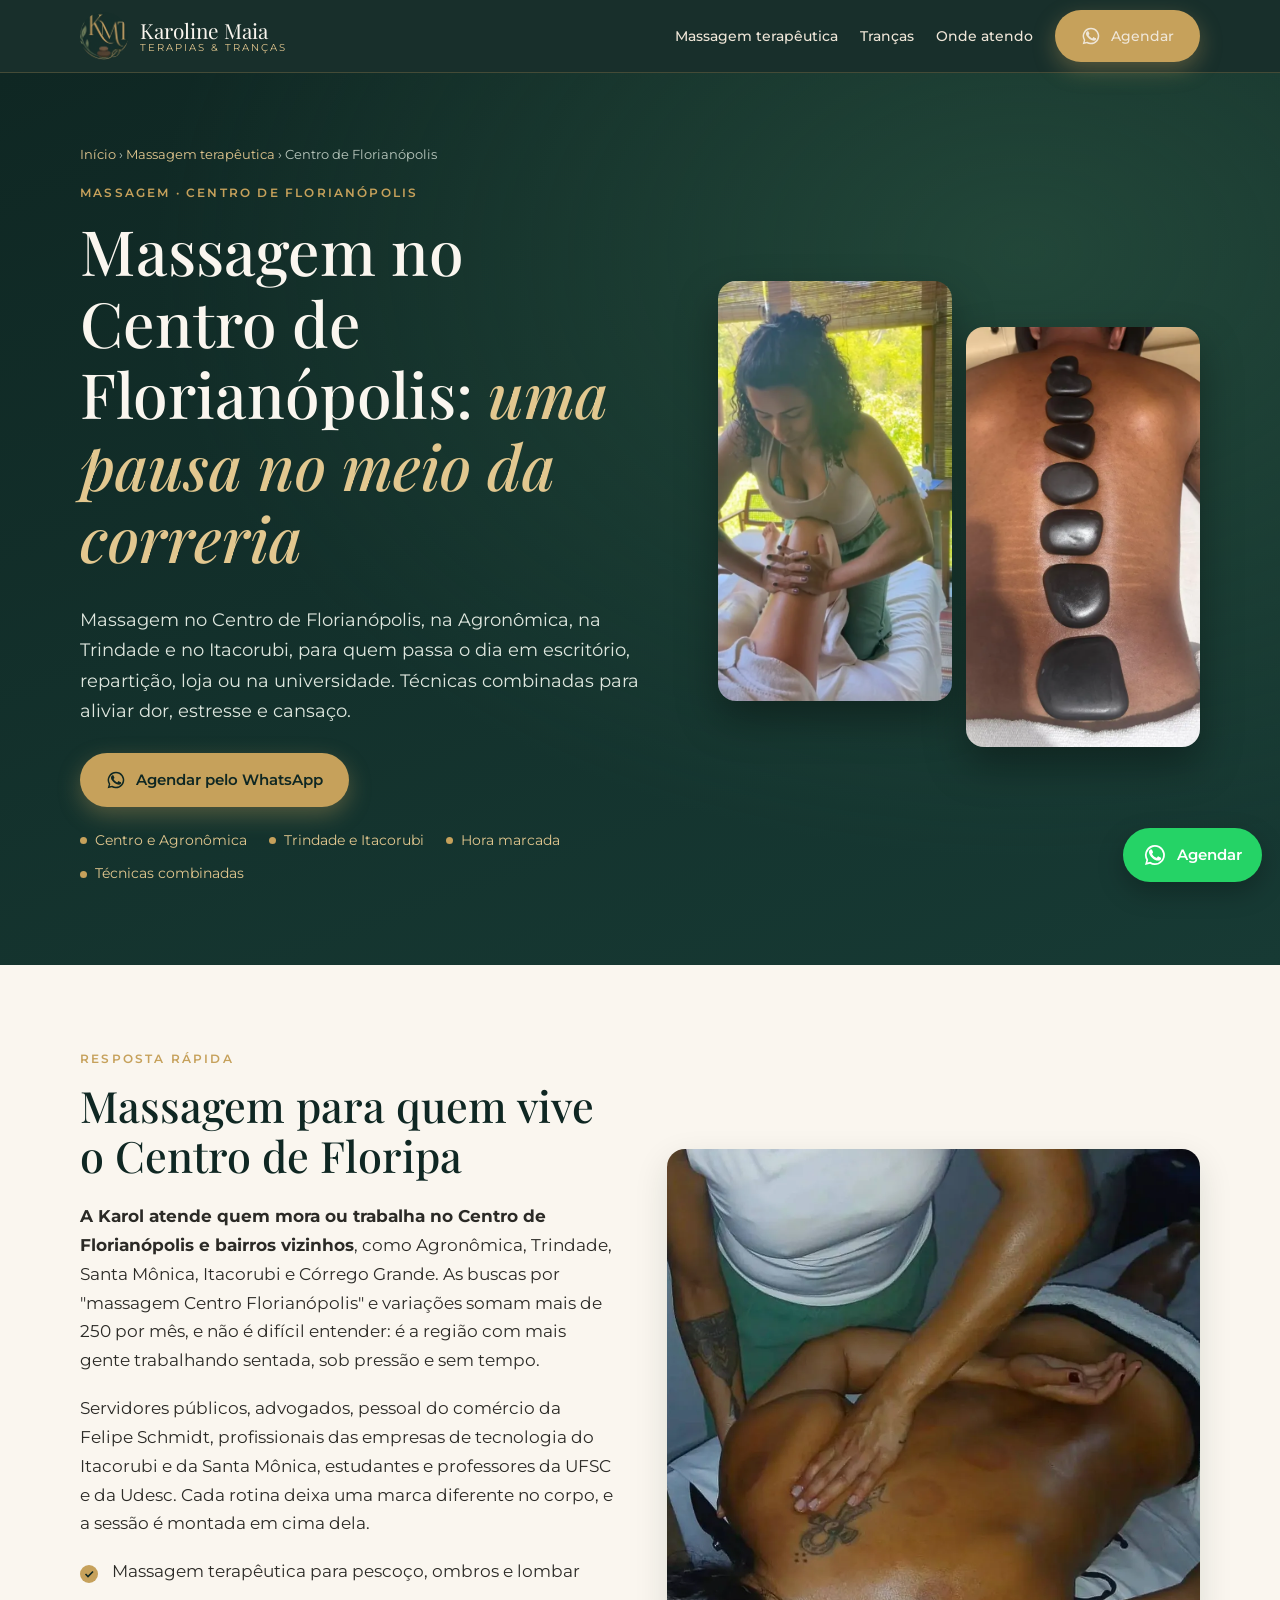
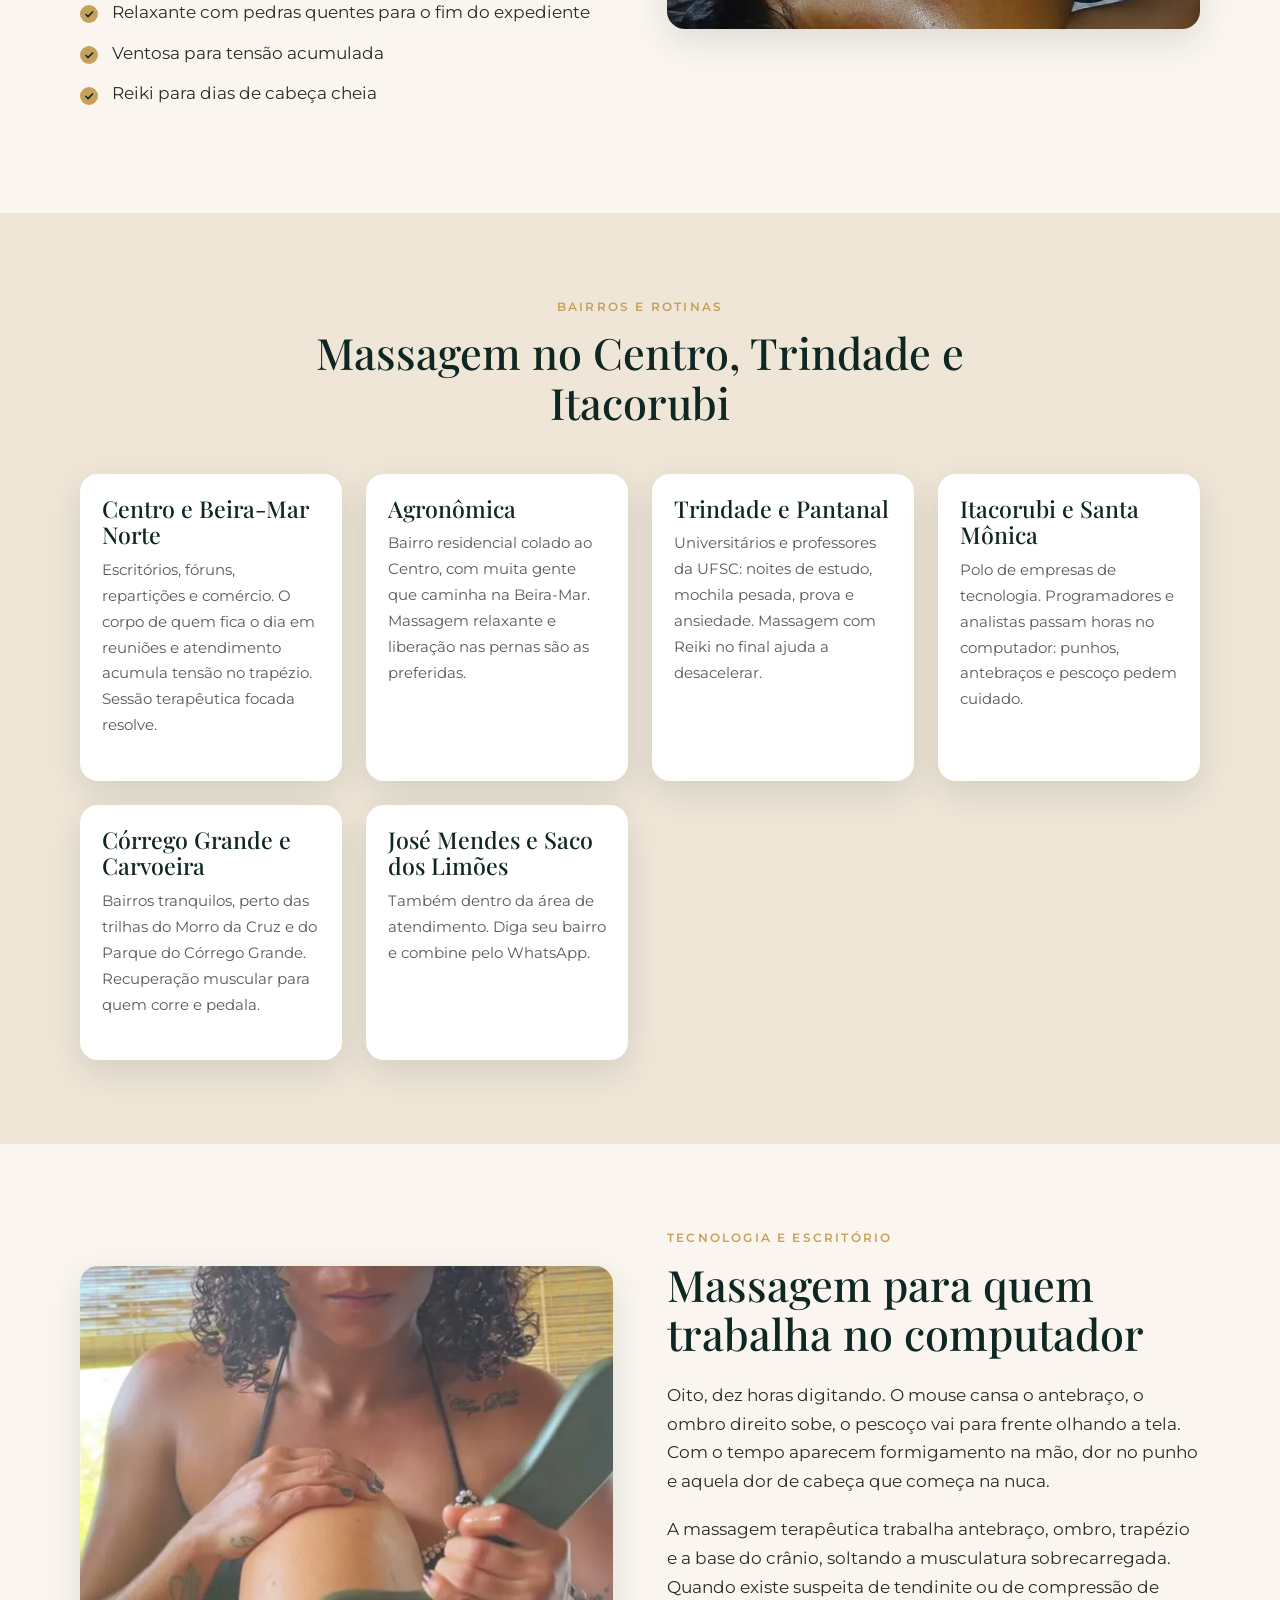
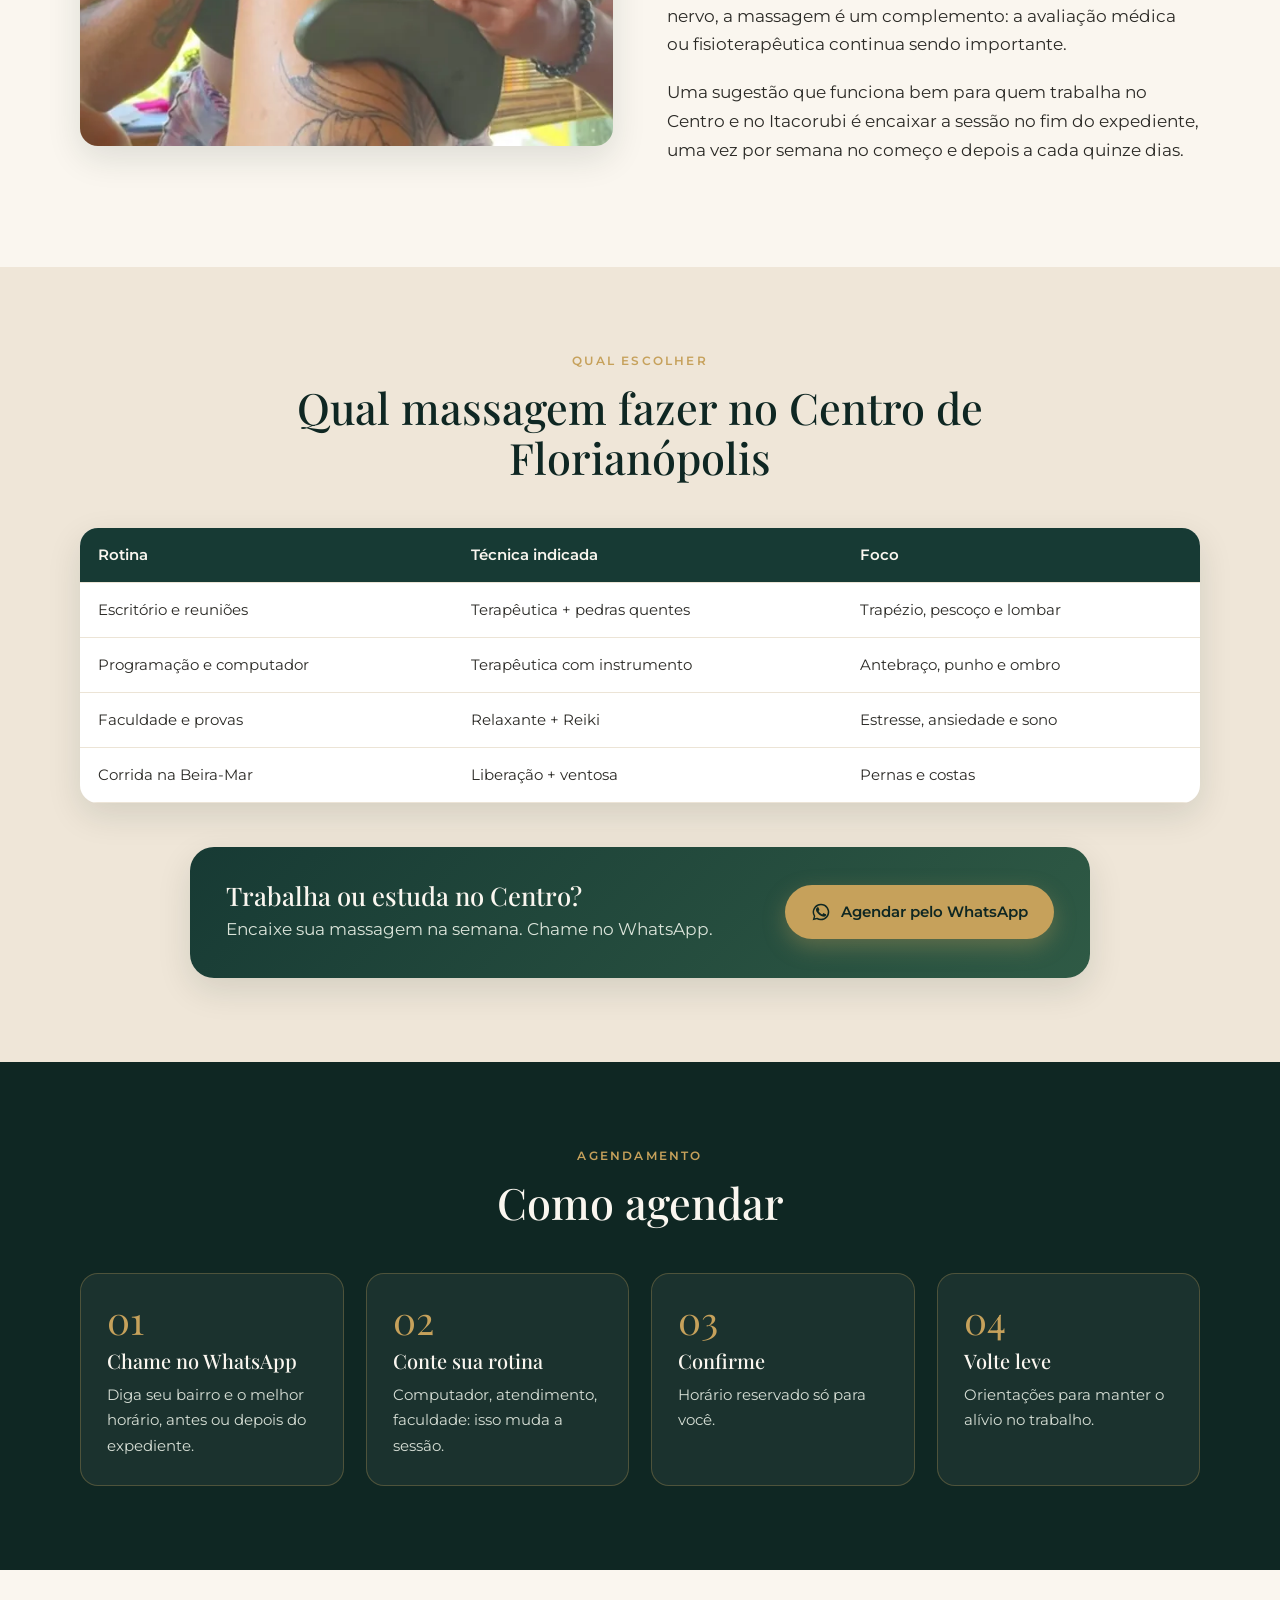
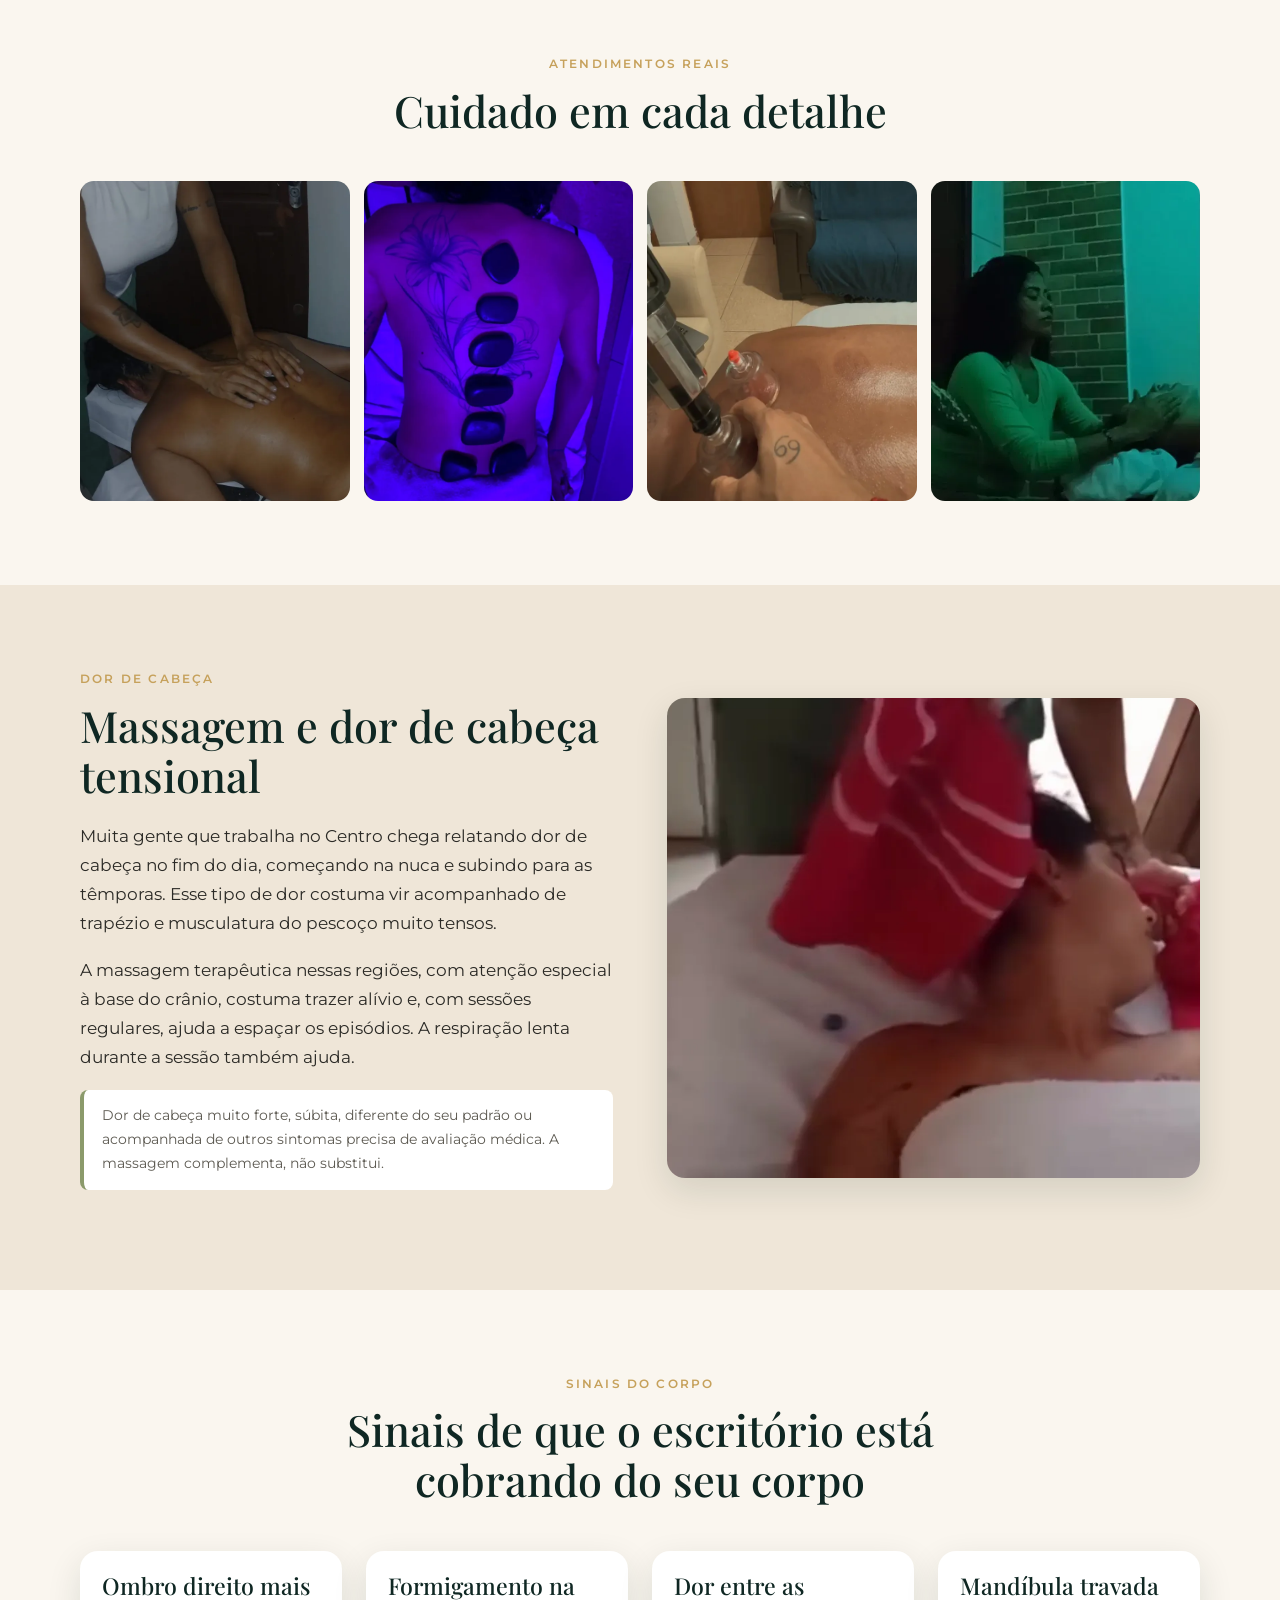
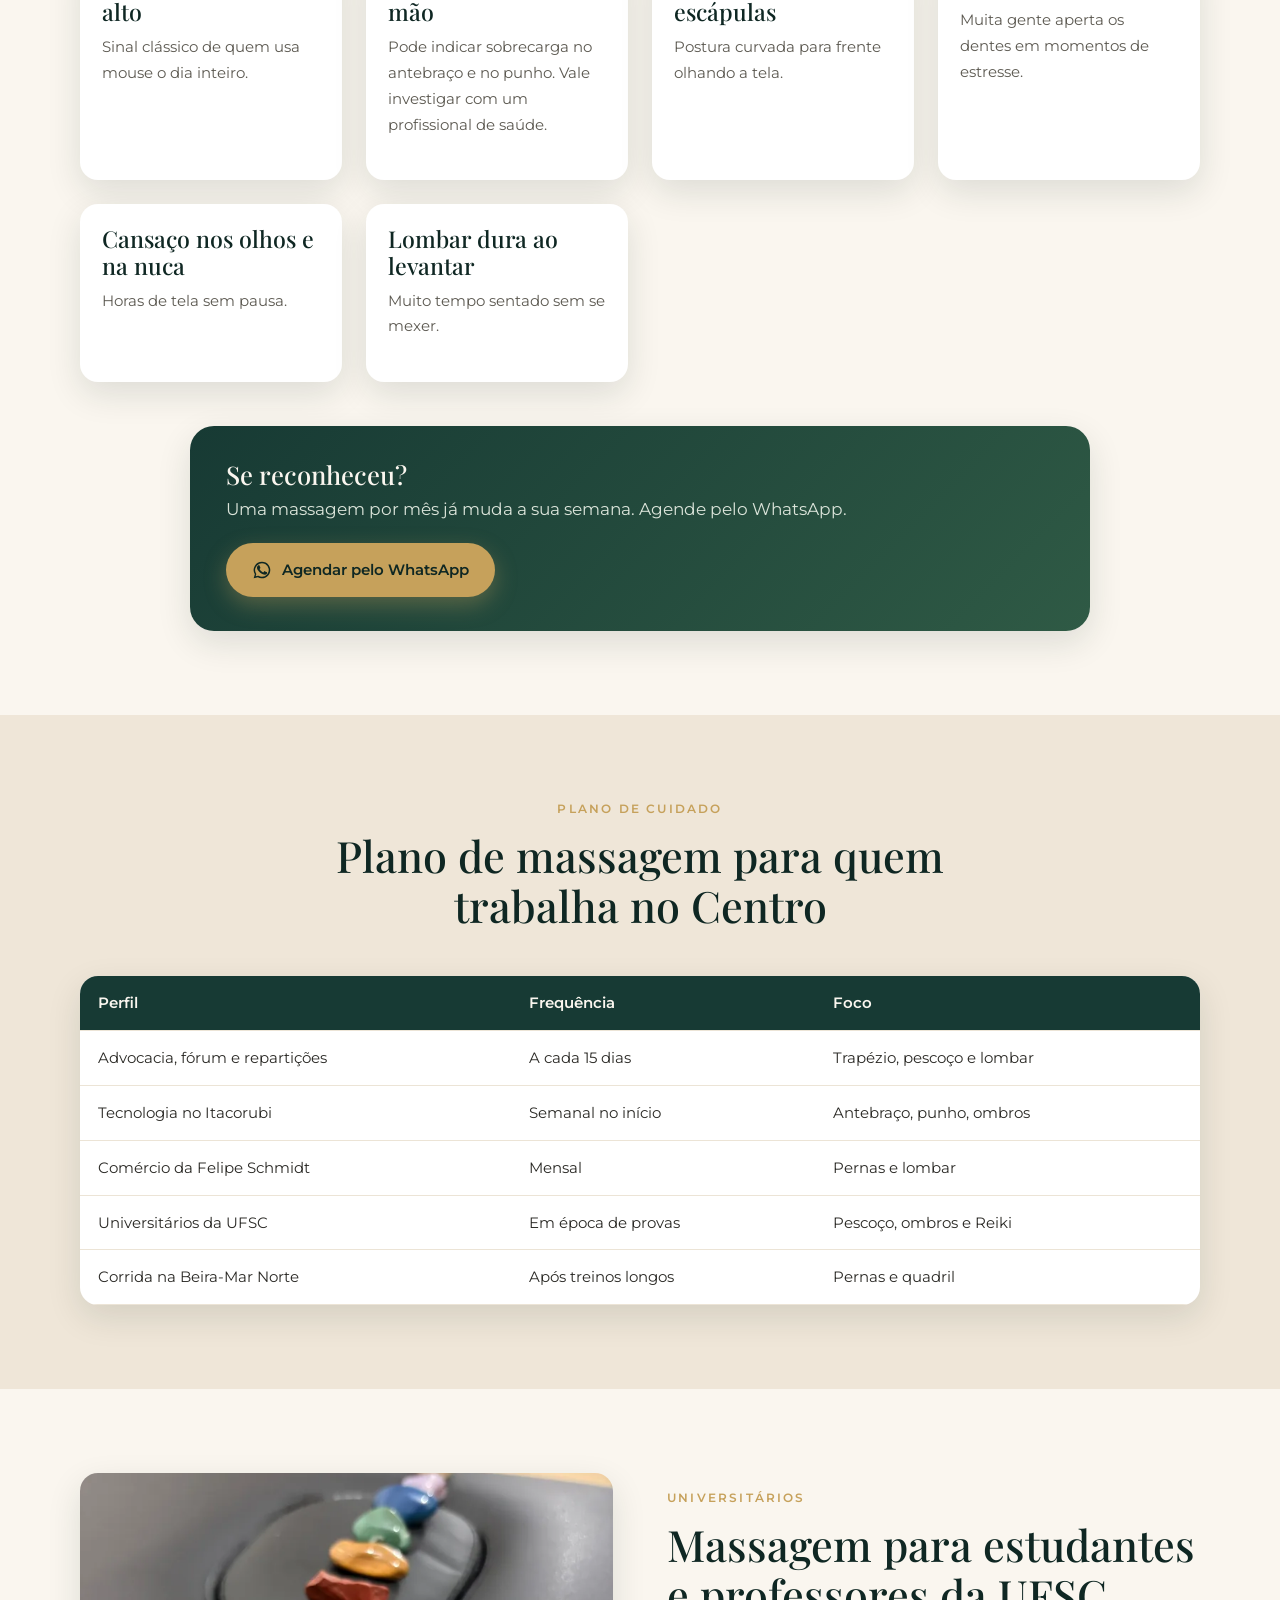
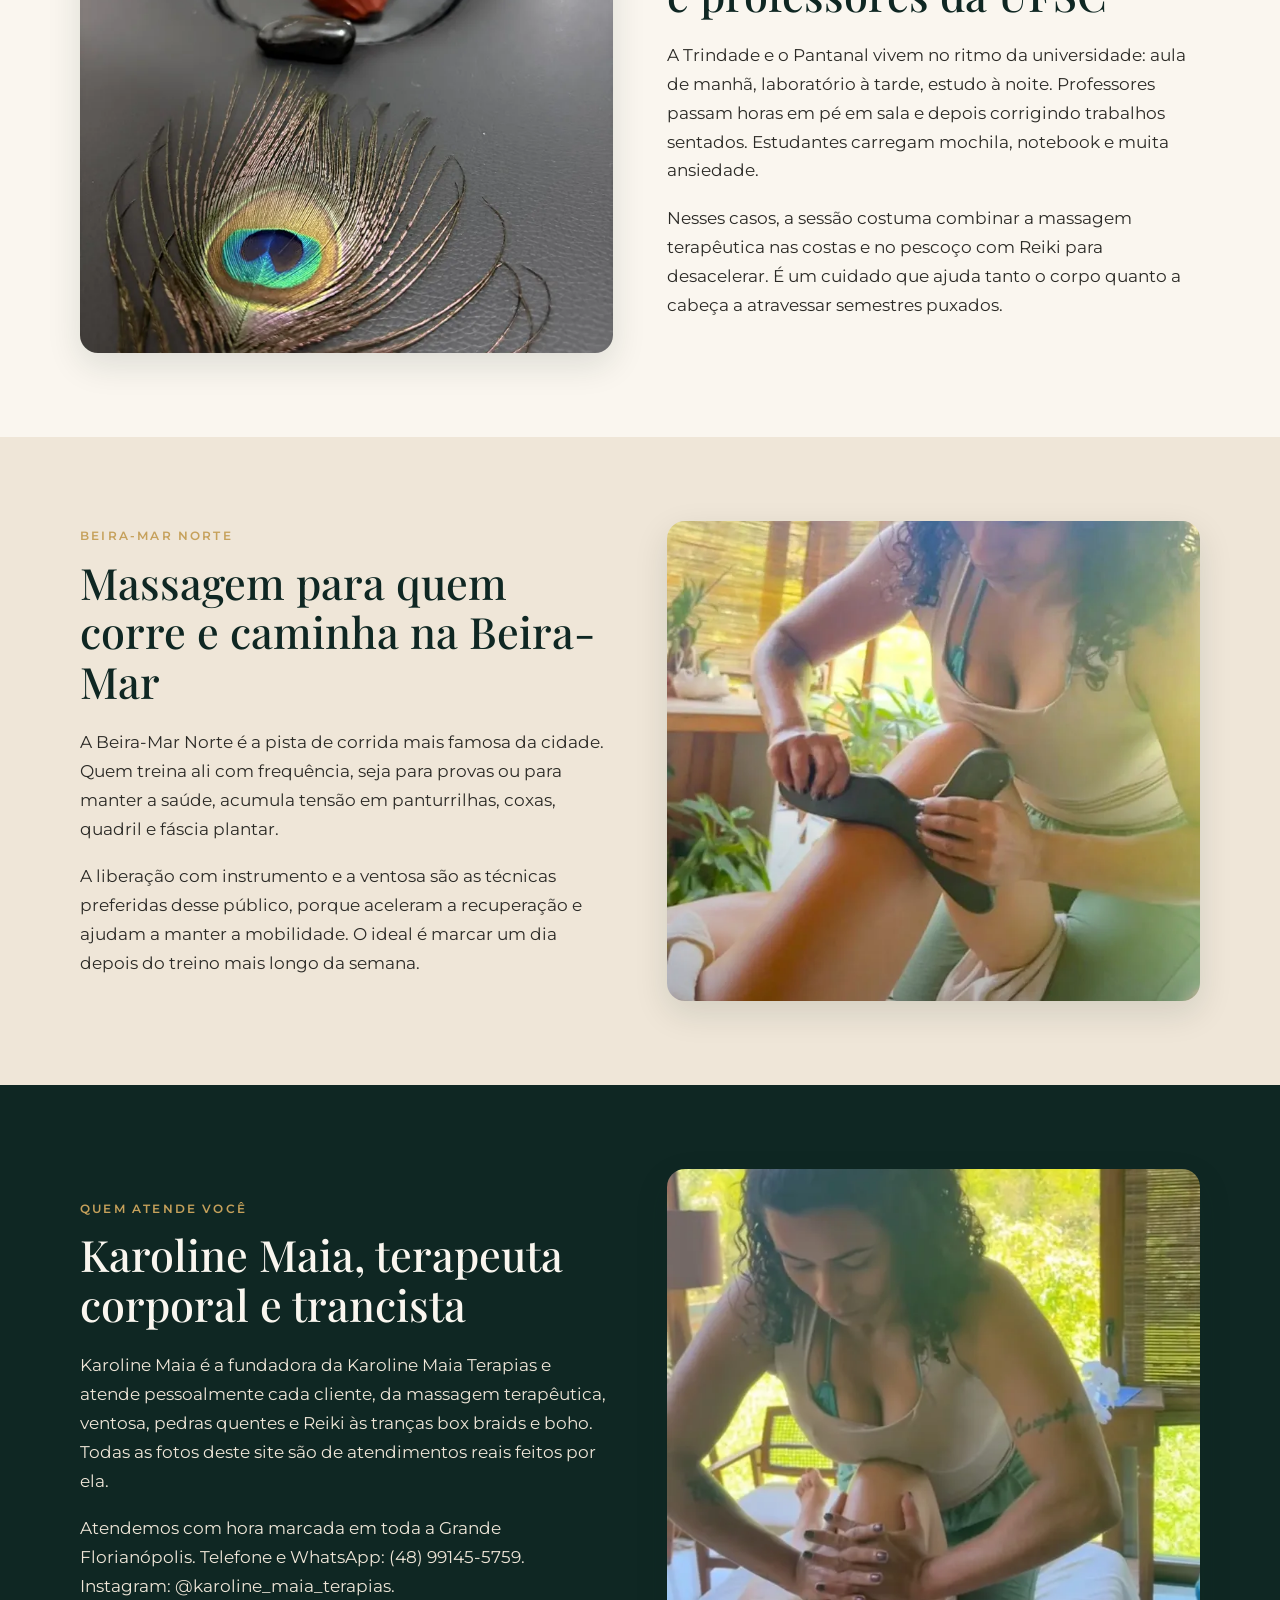
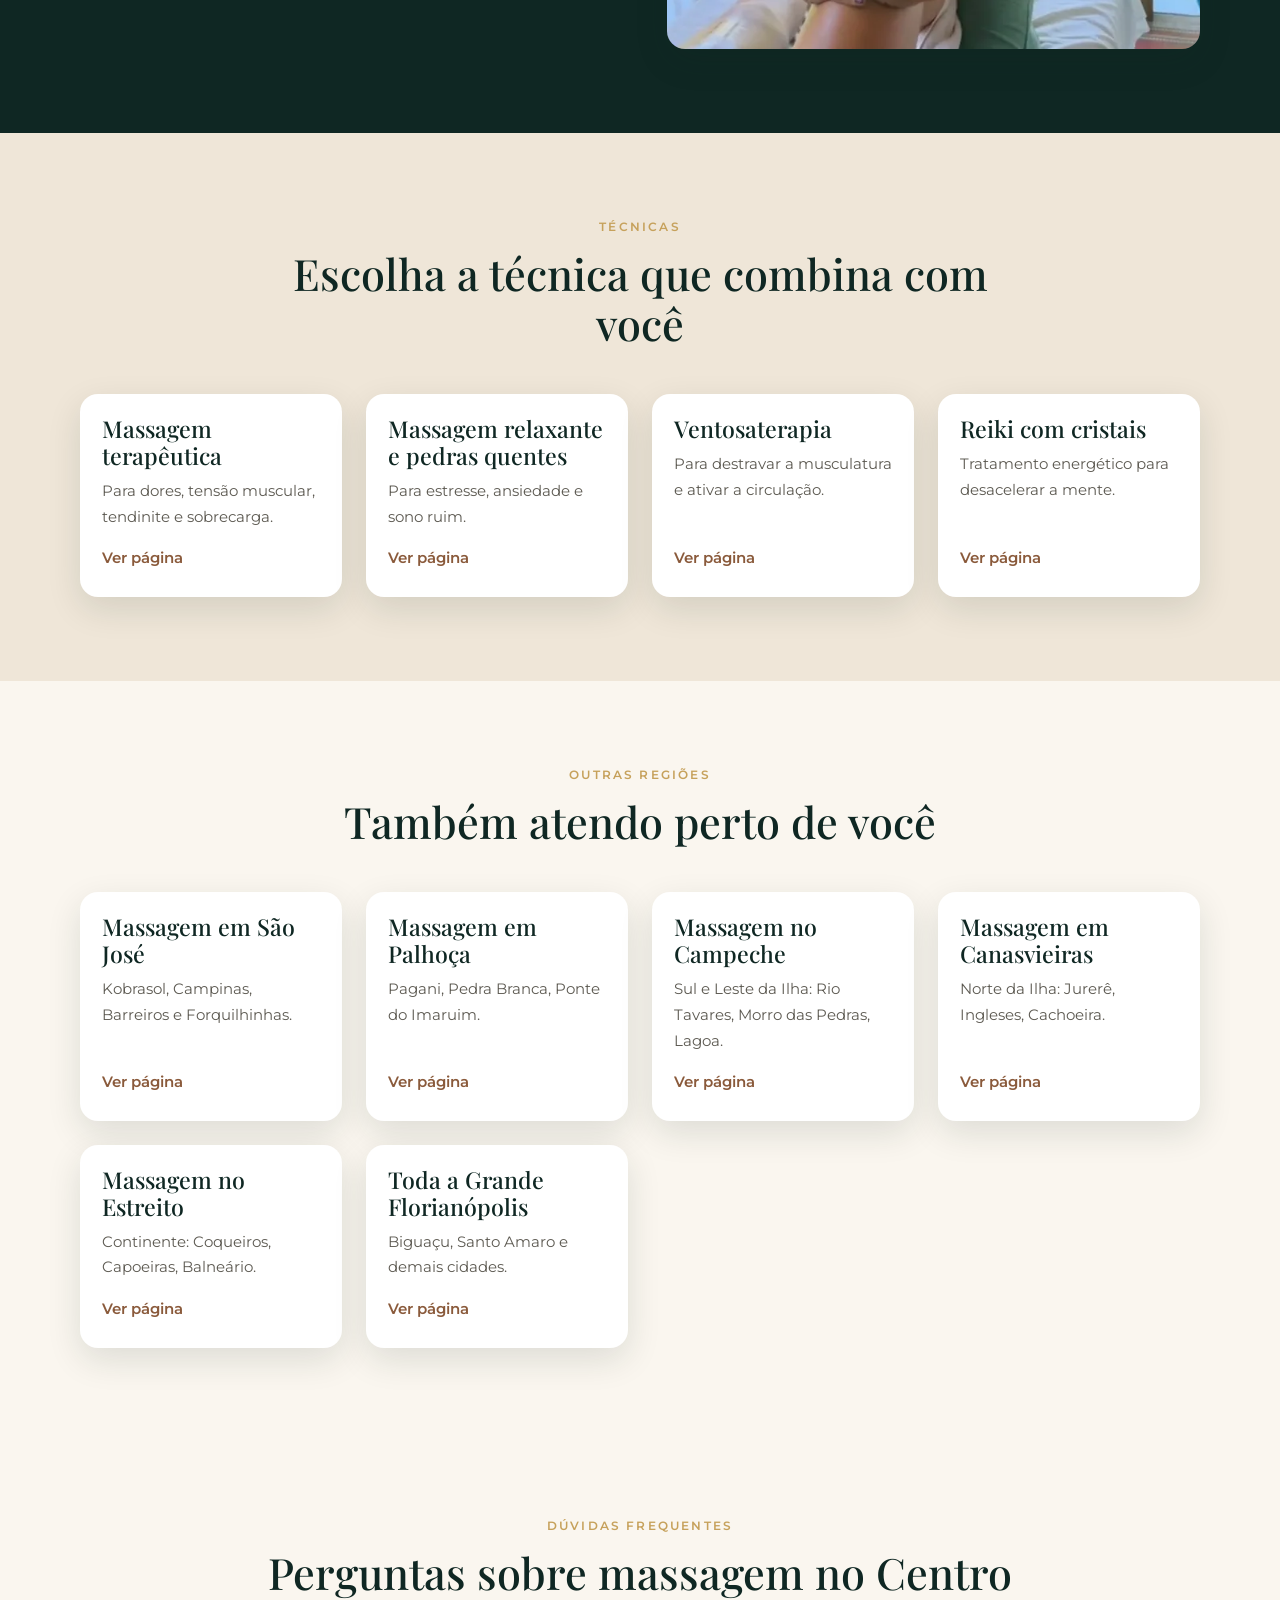
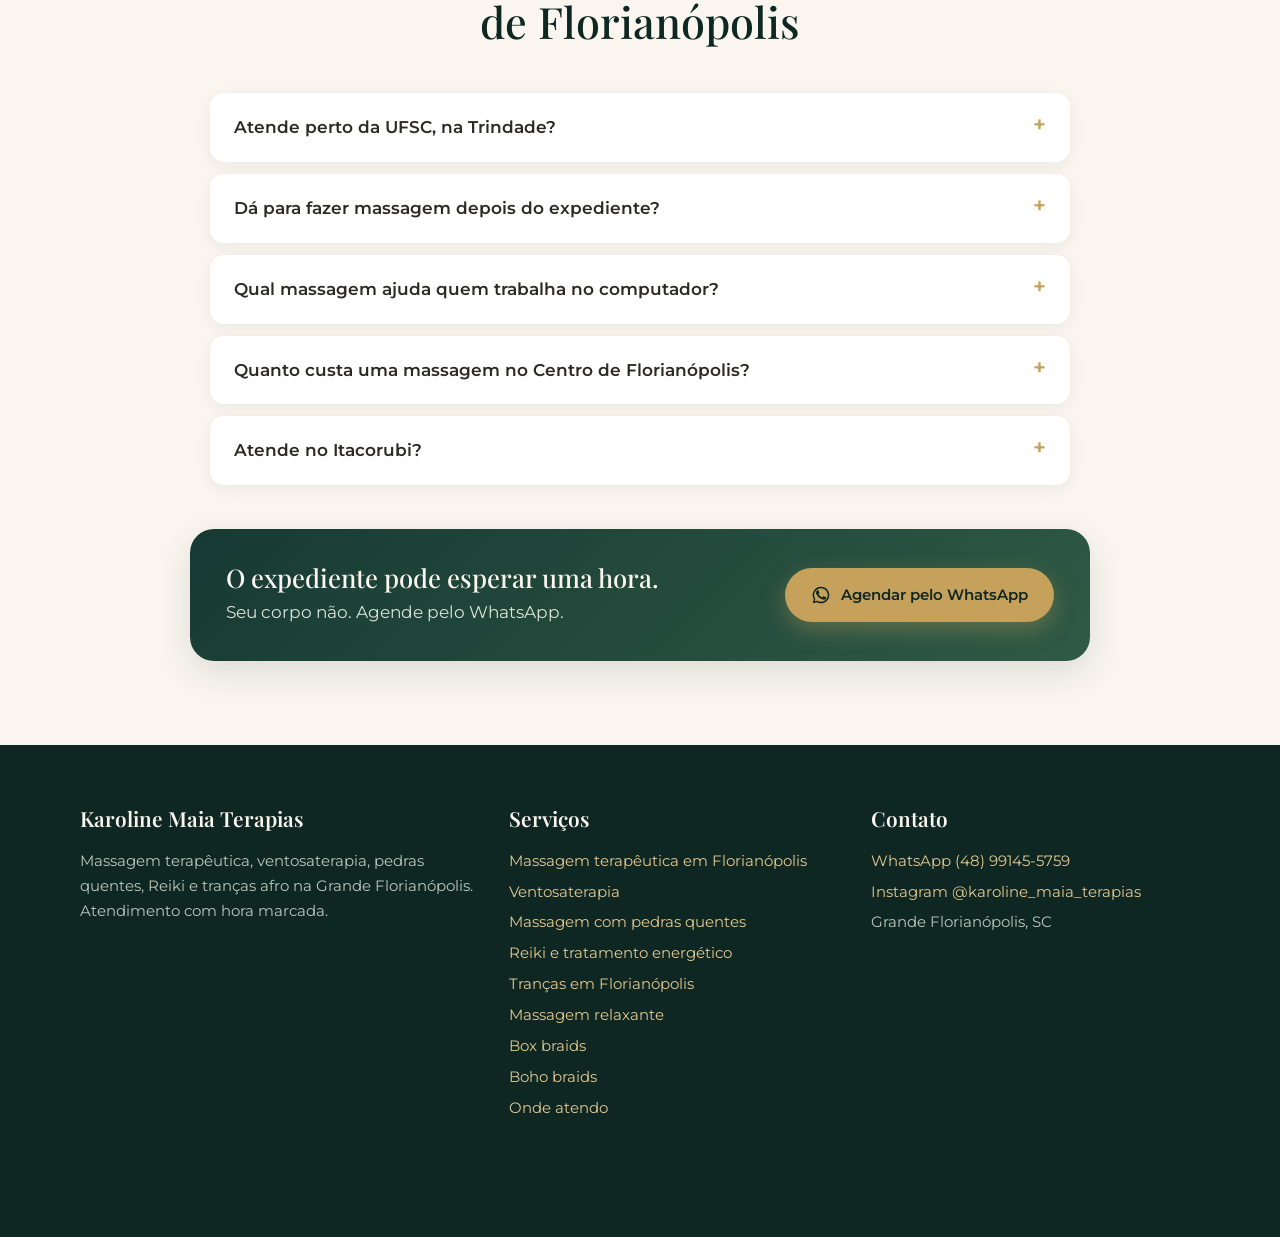
<file: massagem-centro-florianopolis/index.html>
<!doctype html>
<html lang="pt-BR">
<head>
<meta charset="utf-8">
<meta name="viewport" content="width=device-width,initial-scale=1">
<title>Massagem no Centro de Florianópolis | Trindade e Itacorubi</title>
<meta name="description" content="Massagem no Centro de Florianópolis, Agronômica, Trindade e Itacorubi: terapêutica, relaxante, ventosa e Reiki para quem trabalha e estuda na região.">
<link rel="canonical" href="https://karolinemaiaterapias.com.br/massagem-centro-florianopolis/">
<meta name="robots" content="noindex,nofollow">
<meta property="og:type" content="website"><meta property="og:locale" content="pt_BR">
<meta property="og:title" content="Massagem no Centro de Florianópolis | Trindade e Itacorubi"><meta property="og:description" content="Massagem no Centro de Florianópolis, Agronômica, Trindade e Itacorubi: terapêutica, relaxante, ventosa e Reiki para quem trabalha e estuda na região.">
<meta property="og:url" content="https://karolinemaiaterapias.com.br/massagem-centro-florianopolis/"><meta property="og:image" content="https://karolinemaiaterapias.com.br/img/karol-massagem-terapeutica-raspagem.webp">
<meta name="theme-color" content="#0f2723">
<link rel="icon" type="image/png" href="../img/favicon.png">
<link rel="preconnect" href="https://fonts.googleapis.com"><link rel="preconnect" href="https://fonts.gstatic.com" crossorigin>
<link href="https://fonts.googleapis.com/css2?family=Playfair+Display:ital,wght@0,500;0,600;1,500&family=Montserrat:wght@400;500;600&display=swap" rel="stylesheet">
<link rel="stylesheet" href="../style.css">

<script type="application/ld+json">{"@context": "https://schema.org", "@graph": [{"@type": "HealthAndBeautyBusiness", "@id": "https://karolinemaiaterapias.com.br/#negocio", "name": "Karoline Maia Terapias", "url": "https://karolinemaiaterapias.com.br/", "telephone": "+55 48 99145-5759", "image": "https://karolinemaiaterapias.com.br/img/karol-massagem-terapeutica-raspagem.webp", "logo": "https://karolinemaiaterapias.com.br/img/logo-kmt.webp", "sameAs": ["https://www.instagram.com/karoline_maia_terapias/"], "areaServed": [{"@type": "City", "name": "Florianópolis, SC"}, {"@type": "City", "name": "São José, SC"}, {"@type": "City", "name": "Palhoça, SC"}, {"@type": "City", "name": "Biguaçu, SC"}, {"@type": "City", "name": "Santo Amaro da Imperatriz, SC"}, {"@type": "City", "name": "Governador Celso Ramos, SC"}, {"@type": "City", "name": "Antônio Carlos, SC"}, {"@type": "City", "name": "Águas Mornas, SC"}, {"@type": "City", "name": "São Pedro de Alcântara, SC"}], "founder": {"@type": "Person", "name": "Karoline Maia"}, "knowsAbout": ["Massagem terapêutica", "Massagem relaxante", "Ventosaterapia", "Massagem com pedras quentes", "Reiki", "Box braids", "Tranças boho", "Tranças nagô"]}, {"@type": "Service", "name": "Massagem no Centro de Florianópolis", "serviceType": "Massagem terapêutica", "provider": {"@id": "https://karolinemaiaterapias.com.br/#negocio"}, "url": "https://karolinemaiaterapias.com.br/massagem-centro-florianopolis/", "areaServed": [{"@type": "Place", "name": "Centro, Florianópolis"}, {"@type": "Place", "name": "Agronômica"}, {"@type": "Place", "name": "Trindade"}, {"@type": "Place", "name": "Itacorubi"}, {"@type": "Place", "name": "Santa Mônica"}, {"@type": "Place", "name": "Córrego Grande"}, {"@type": "Place", "name": "Pantanal"}]}, {"@type": "FAQPage", "mainEntity": [{"@type": "Question", "name": "Atende perto da UFSC, na Trindade?", "acceptedAnswer": {"@type": "Answer", "text": "Sim. Trindade, Pantanal, Córrego Grande e Carvoeira estão na área de atendimento."}}, {"@type": "Question", "name": "Dá para fazer massagem depois do expediente?", "acceptedAnswer": {"@type": "Answer", "text": "Sim, é o horário preferido de quem trabalha no Centro. Pergunte a disponibilidade no WhatsApp."}}, {"@type": "Question", "name": "Qual massagem ajuda quem trabalha no computador?", "acceptedAnswer": {"@type": "Answer", "text": "A massagem terapêutica com foco em antebraço, punho, ombro e pescoço, às vezes com liberação por instrumento."}}, {"@type": "Question", "name": "Quanto custa uma massagem no Centro de Florianópolis?", "acceptedAnswer": {"@type": "Answer", "text": "O valor depende da técnica e da duração. Chame no WhatsApp para receber o valor exato."}}, {"@type": "Question", "name": "Atende no Itacorubi?", "acceptedAnswer": {"@type": "Answer", "text": "Sim, o Itacorubi e a Santa Mônica também estão na área de atendimento."}}]}, {"@type": "BreadcrumbList", "itemListElement": [{"@type": "ListItem", "position": 1, "name": "Início", "item": "https://karolinemaiaterapias.com.br/"}, {"@type": "ListItem", "position": 2, "name": "Massagem terapêutica", "item": "https://karolinemaiaterapias.com.br/massagem-terapeutica-florianopolis/"}, {"@type": "ListItem", "position": 3, "name": "Centro de Florianópolis", "item": "https://karolinemaiaterapias.com.br/massagem-centro-florianopolis/"}]}]}</script>
</head>
<body>
<header class="topo"><div class="wrap">
  <a class="marca" href=".././"><img src="../img/logo-kmt-emblema.webp" alt="Logo Karoline Maia Terapias" width="48" height="48" fetchpriority="high"><span>Karoline Maia<small>Terapias &amp; Tranças</small></span></a>
  <nav class="menu" aria-label="Principal">
    <a href="../massagem-terapeutica-florianopolis/">Massagem terapêutica</a>
    <a href="../trancas-florianopolis/">Tranças</a>
    <a href="../atendimento-grande-florianopolis/">Onde atendo</a>
    <a class="btn btn-ouro" href="https://wa.me/5548991455759?text=Ol%C3%A1%20Karol%21%20Vim%20pelo%20site%20e%20quero%20agendar%20um%20hor%C3%A1rio." target="_blank" rel="noopener" data-evt="whatsapp_click" data-local="header"><svg viewBox="0 0 24 24" fill="currentColor" aria-hidden="true"><path d="M17.5 14.4c-.3-.1-1.8-.9-2-1-.3-.1-.5-.1-.7.1-.2.3-.8 1-.9 1.2-.2.2-.3.2-.6.1-.3-.1-1.3-.5-2.4-1.5-.9-.8-1.5-1.8-1.7-2.1-.2-.3 0-.5.1-.6l.4-.5c.2-.2.2-.3.3-.5.1-.2 0-.4 0-.5l-.9-2.2c-.2-.6-.5-.5-.7-.5h-.6c-.2 0-.5.1-.8.4-.3.3-1 1-1 2.5s1.1 2.9 1.2 3.1c.1.2 2.1 3.2 5.1 4.5.7.3 1.3.5 1.7.6.7.2 1.4.2 1.9.1.6-.1 1.8-.7 2-1.4.2-.7.2-1.3.2-1.4-.1-.1-.3-.2-.6-.3zM12 2a10 10 0 0 0-8.6 15.1L2 22l5-1.3A10 10 0 1 0 12 2zm0 18.2c-1.5 0-3-.4-4.3-1.2l-.3-.2-3 .8.8-2.9-.2-.3A8.2 8.2 0 1 1 12 20.2z"/></svg>Agendar</a>
  </nav>
</div></header>
<main>

<section class="hero"><div class="wrap">
  <div>
    <nav class="migalhas" aria-label="Você está em"><a href="../">Início</a> › <a href="../massagem-terapeutica-florianopolis/">Massagem terapêutica</a> › Centro de Florianópolis</nav>
    <span class="kicker">Massagem · Centro de Florianópolis</span>
    <h1>Massagem no Centro de Florianópolis: <em>uma pausa no meio da correria</em></h1>
    <p class="lead">Massagem no Centro de Florianópolis, na Agronômica, na Trindade e no Itacorubi, para quem passa o dia em escritório, repartição, loja ou na universidade. Técnicas combinadas para aliviar dor, estresse e cansaço.</p>
    <div class="acoes"><a class="btn btn-ouro" href="https://wa.me/5548991455759?text=Ol%C3%A1%20Karol%21%20Vim%20pelo%20site%20e%20quero%20agendar%20uma%20massagem%20no%20Centro%20de%20Florian%C3%B3polis." target="_blank" rel="noopener" data-evt="whatsapp_click" data-local="hero"><svg viewBox="0 0 24 24" fill="currentColor" aria-hidden="true"><path d="M17.5 14.4c-.3-.1-1.8-.9-2-1-.3-.1-.5-.1-.7.1-.2.3-.8 1-.9 1.2-.2.2-.3.2-.6.1-.3-.1-1.3-.5-2.4-1.5-.9-.8-1.5-1.8-1.7-2.1-.2-.3 0-.5.1-.6l.4-.5c.2-.2.2-.3.3-.5.1-.2 0-.4 0-.5l-.9-2.2c-.2-.6-.5-.5-.7-.5h-.6c-.2 0-.5.1-.8.4-.3.3-1 1-1 2.5s1.1 2.9 1.2 3.1c.1.2 2.1 3.2 5.1 4.5.7.3 1.3.5 1.7.6.7.2 1.4.2 1.9.1.6-.1 1.8-.7 2-1.4.2-.7.2-1.3.2-1.4-.1-.1-.3-.2-.6-.3zM12 2a10 10 0 0 0-8.6 15.1L2 22l5-1.3A10 10 0 1 0 12 2zm0 18.2c-1.5 0-3-.4-4.3-1.2l-.3-.2-3 .8.8-2.9-.2-.3A8.2 8.2 0 1 1 12 20.2z"/></svg>Agendar pelo WhatsApp</a></div>
    <ul class="selos"><li>Centro e Agronômica</li><li>Trindade e Itacorubi</li><li>Hora marcada</li><li>Técnicas combinadas</li></ul>
  </div>
  <div class="hero-fotos">
    <img src="../img/karol-massagem-terapeutica-raspagem.webp" alt="Karoline Maia em massagem terapêutica para cliente do Centro de Florianópolis" width="663" height="1000" fetchpriority="high">
    <img src="../img/massagem-pedras-quentes-coluna.webp" alt="Pedras quentes alinhadas na coluna" width="750" height="1000" fetchpriority="high">
  </div>
</div></section>
<section class=""><div class="wrap duas">
  <div><span class="kicker">Resposta rápida</span><h2>Massagem para quem vive o Centro de Floripa</h2><p><strong>A Karol atende quem mora ou trabalha no Centro de Florianópolis e bairros vizinhos</strong>, como Agronômica, Trindade, Santa Mônica, Itacorubi e Córrego Grande. As buscas por "massagem Centro Florianópolis" e variações somam mais de 250 por mês, e não é difícil entender: é a região com mais gente trabalhando sentada, sob pressão e sem tempo.</p><p>Servidores públicos, advogados, pessoal do comércio da Felipe Schmidt, profissionais das empresas de tecnologia do Itacorubi e da Santa Mônica, estudantes e professores da UFSC e da Udesc. Cada rotina deixa uma marca diferente no corpo, e a sessão é montada em cima dela.</p><ul class='check'><li>Massagem terapêutica para pescoço, ombros e lombar</li><li>Relaxante com pedras quentes para o fim do expediente</li><li>Ventosa para tensão acumulada</li><li>Reiki para dias de cabeça cheia</li></ul></div>
  <figure><img src="../img/massagem-dor-nas-costas.webp" alt="Massagem terapêutica nas costas e escápulas" width="1000" height="853" loading="lazy" decoding="async"></figure>
</div></section><section class="sec-areia"><div class="wrap">
  <div class="centro"><span class="kicker">Bairros e rotinas</span><h2>Massagem no Centro, Trindade e Itacorubi</h2></div>
  <div class="cards"><div class="card"><div class="corpo"><h3>Centro e Beira-Mar Norte</h3><p>Escritórios, fóruns, repartições e comércio. O corpo de quem fica o dia em reuniões e atendimento acumula tensão no trapézio. Sessão terapêutica focada resolve.</p></div></div><div class="card"><div class="corpo"><h3>Agronômica</h3><p>Bairro residencial colado ao Centro, com muita gente que caminha na Beira-Mar. Massagem relaxante e liberação nas pernas são as preferidas.</p></div></div><div class="card"><div class="corpo"><h3>Trindade e Pantanal</h3><p>Universitários e professores da UFSC: noites de estudo, mochila pesada, prova e ansiedade. Massagem com Reiki no final ajuda a desacelerar.</p></div></div><div class="card"><div class="corpo"><h3>Itacorubi e Santa Mônica</h3><p>Polo de empresas de tecnologia. Programadores e analistas passam horas no computador: punhos, antebraços e pescoço pedem cuidado.</p></div></div><div class="card"><div class="corpo"><h3>Córrego Grande e Carvoeira</h3><p>Bairros tranquilos, perto das trilhas do Morro da Cruz e do Parque do Córrego Grande. Recuperação muscular para quem corre e pedala.</p></div></div><div class="card"><div class="corpo"><h3>José Mendes e Saco dos Limões</h3><p>Também dentro da área de atendimento. Diga seu bairro e combine pelo WhatsApp.</p></div></div></div>
</div></section><section class=""><div class="wrap duas inv">
  <div><span class="kicker">Tecnologia e escritório</span><h2>Massagem para quem trabalha no computador</h2><p>Oito, dez horas digitando. O mouse cansa o antebraço, o ombro direito sobe, o pescoço vai para frente olhando a tela. Com o tempo aparecem formigamento na mão, dor no punho e aquela dor de cabeça que começa na nuca.</p><p>A massagem terapêutica trabalha antebraço, ombro, trapézio e a base do crânio, soltando a musculatura sobrecarregada. Quando existe suspeita de tendinite ou de compressão de nervo, a massagem é um complemento: a avaliação médica ou fisioterapêutica continua sendo importante.</p><p>Uma sugestão que funciona bem para quem trabalha no Centro e no Itacorubi é encaixar a sessão no fim do expediente, uma vez por semana no começo e depois a cada quinze dias.</p></div>
  <figure><img src="../img/karol-liberacao-miofascial.webp" alt="Liberação com instrumento para soltar a musculatura sobrecarregada" width="602" height="1000" loading="lazy" decoding="async"></figure>
</div></section><section class="sec-areia"><div class="wrap">
  <div class="centro"><span class="kicker">Qual escolher</span><h2>Qual massagem fazer no Centro de Florianópolis</h2></div>
  <div class="table-scroll"><table><thead><tr><th>Rotina</th><th>Técnica indicada</th><th>Foco</th></tr></thead><tbody><tr><td>Escritório e reuniões</td><td>Terapêutica + pedras quentes</td><td>Trapézio, pescoço e lombar</td></tr><tr><td>Programação e computador</td><td>Terapêutica com instrumento</td><td>Antebraço, punho e ombro</td></tr><tr><td>Faculdade e provas</td><td>Relaxante + Reiki</td><td>Estresse, ansiedade e sono</td></tr><tr><td>Corrida na Beira-Mar</td><td>Liberação + ventosa</td><td>Pernas e costas</td></tr></tbody></table></div><div class="cta-inline"><div><h3>Trabalha ou estuda no Centro?</h3><p>Encaixe sua massagem na semana. Chame no WhatsApp.</p></div><a class="btn btn-ouro" href="https://wa.me/5548991455759?text=Ol%C3%A1%20Karol%21%20Vim%20pelo%20site%20e%20quero%20agendar%20uma%20massagem%20no%20Centro%20de%20Florian%C3%B3polis." target="_blank" rel="noopener" data-evt="whatsapp_click" data-local="inline"><svg viewBox="0 0 24 24" fill="currentColor" aria-hidden="true"><path d="M17.5 14.4c-.3-.1-1.8-.9-2-1-.3-.1-.5-.1-.7.1-.2.3-.8 1-.9 1.2-.2.2-.3.2-.6.1-.3-.1-1.3-.5-2.4-1.5-.9-.8-1.5-1.8-1.7-2.1-.2-.3 0-.5.1-.6l.4-.5c.2-.2.2-.3.3-.5.1-.2 0-.4 0-.5l-.9-2.2c-.2-.6-.5-.5-.7-.5h-.6c-.2 0-.5.1-.8.4-.3.3-1 1-1 2.5s1.1 2.9 1.2 3.1c.1.2 2.1 3.2 5.1 4.5.7.3 1.3.5 1.7.6.7.2 1.4.2 1.9.1.6-.1 1.8-.7 2-1.4.2-.7.2-1.3.2-1.4-.1-.1-.3-.2-.6-.3zM12 2a10 10 0 0 0-8.6 15.1L2 22l5-1.3A10 10 0 1 0 12 2zm0 18.2c-1.5 0-3-.4-4.3-1.2l-.3-.2-3 .8.8-2.9-.2-.3A8.2 8.2 0 1 1 12 20.2z"/></svg>Agendar pelo WhatsApp</a></div>
</div></section><section class="sec-verde"><div class="wrap">
  <div class="centro"><span class="kicker">Agendamento</span><h2>Como agendar</h2></div><div class="passos"><div class="passo"><h3>Chame no WhatsApp</h3><p>Diga seu bairro e o melhor horário, antes ou depois do expediente.</p></div><div class="passo"><h3>Conte sua rotina</h3><p>Computador, atendimento, faculdade: isso muda a sessão.</p></div><div class="passo"><h3>Confirme</h3><p>Horário reservado só para você.</p></div><div class="passo"><h3>Volte leve</h3><p>Orientações para manter o alívio no trabalho.</p></div></div>
</div></section><section class=""><div class="wrap">
  <div class="centro"><span class="kicker">Atendimentos reais</span><h2>Cuidado em cada detalhe</h2></div>
  <div class="galeria"><figure><img src="../img/massagem-maos-costas.webp" alt="Mãos da terapeuta em massagem nas costas" width="947" height="930" loading="lazy" decoding="async"></figure><figure><img src="../img/pedras-quentes-luz-ambiente.webp" alt="Pedras quentes em ambiente de luz baixa" width="755" height="1000" loading="lazy" decoding="async"></figure><figure><img src="../img/ventosa-aplicacao.webp" alt="Aplicação de ventosa com bomba de sucção" width="720" height="760" loading="lazy" decoding="async"></figure><figure><img src="../img/karol-reiki-cabeca.webp" alt="Karoline Maia aplicando Reiki na cabeça da cliente" width="470" height="870" loading="lazy" decoding="async"></figure></div>
</div></section><section class="sec-areia"><div class="wrap duas">
  <div><span class="kicker">Dor de cabeça</span><h2>Massagem e dor de cabeça tensional</h2><p>Muita gente que trabalha no Centro chega relatando dor de cabeça no fim do dia, começando na nuca e subindo para as têmporas. Esse tipo de dor costuma vir acompanhado de trapézio e musculatura do pescoço muito tensos.</p><p>A massagem terapêutica nessas regiões, com atenção especial à base do crânio, costuma trazer alívio e, com sessões regulares, ajuda a espaçar os episódios. A respiração lenta durante a sessão também ajuda.</p><p class='aviso'>Dor de cabeça muito forte, súbita, diferente do seu padrão ou acompanhada de outros sintomas precisa de avaliação médica. A massagem complementa, não substitui.</p></div>
  <figure><img src="../img/massagem-pescoco-toalha.webp" alt="Massagem no pescoço e base do crânio" width="880" height="720" loading="lazy" decoding="async"></figure>
</div></section><section class=""><div class="wrap">
  <div class="centro"><span class="kicker">Sinais do corpo</span><h2>Sinais de que o escritório está cobrando do seu corpo</h2></div>
  <div class="cards"><div class="card"><div class="corpo"><h3>Ombro direito mais alto</h3><p>Sinal clássico de quem usa mouse o dia inteiro.</p></div></div><div class="card"><div class="corpo"><h3>Formigamento na mão</h3><p>Pode indicar sobrecarga no antebraço e no punho. Vale investigar com um profissional de saúde.</p></div></div><div class="card"><div class="corpo"><h3>Dor entre as escápulas</h3><p>Postura curvada para frente olhando a tela.</p></div></div><div class="card"><div class="corpo"><h3>Mandíbula travada</h3><p>Muita gente aperta os dentes em momentos de estresse.</p></div></div><div class="card"><div class="corpo"><h3>Cansaço nos olhos e na nuca</h3><p>Horas de tela sem pausa.</p></div></div><div class="card"><div class="corpo"><h3>Lombar dura ao levantar</h3><p>Muito tempo sentado sem se mexer.</p></div></div></div><div class="cta-inline"><div><h3>Se reconheceu?</h3><p>Uma massagem por mês já muda a sua semana. Agende pelo WhatsApp.</p></div><a class="btn btn-ouro" href="https://wa.me/5548991455759?text=Ol%C3%A1%20Karol%21%20Vim%20pelo%20site%20e%20quero%20agendar%20uma%20massagem%20no%20Centro%20de%20Florian%C3%B3polis." target="_blank" rel="noopener" data-evt="whatsapp_click" data-local="inline"><svg viewBox="0 0 24 24" fill="currentColor" aria-hidden="true"><path d="M17.5 14.4c-.3-.1-1.8-.9-2-1-.3-.1-.5-.1-.7.1-.2.3-.8 1-.9 1.2-.2.2-.3.2-.6.1-.3-.1-1.3-.5-2.4-1.5-.9-.8-1.5-1.8-1.7-2.1-.2-.3 0-.5.1-.6l.4-.5c.2-.2.2-.3.3-.5.1-.2 0-.4 0-.5l-.9-2.2c-.2-.6-.5-.5-.7-.5h-.6c-.2 0-.5.1-.8.4-.3.3-1 1-1 2.5s1.1 2.9 1.2 3.1c.1.2 2.1 3.2 5.1 4.5.7.3 1.3.5 1.7.6.7.2 1.4.2 1.9.1.6-.1 1.8-.7 2-1.4.2-.7.2-1.3.2-1.4-.1-.1-.3-.2-.6-.3zM12 2a10 10 0 0 0-8.6 15.1L2 22l5-1.3A10 10 0 1 0 12 2zm0 18.2c-1.5 0-3-.4-4.3-1.2l-.3-.2-3 .8.8-2.9-.2-.3A8.2 8.2 0 1 1 12 20.2z"/></svg>Agendar pelo WhatsApp</a></div>
</div></section><section class="sec-areia"><div class="wrap">
  <div class="centro"><span class="kicker">Plano de cuidado</span><h2>Plano de massagem para quem trabalha no Centro</h2></div>
  <div class="table-scroll"><table><thead><tr><th>Perfil</th><th>Frequência</th><th>Foco</th></tr></thead><tbody><tr><td>Advocacia, fórum e repartições</td><td>A cada 15 dias</td><td>Trapézio, pescoço e lombar</td></tr><tr><td>Tecnologia no Itacorubi</td><td>Semanal no início</td><td>Antebraço, punho, ombros</td></tr><tr><td>Comércio da Felipe Schmidt</td><td>Mensal</td><td>Pernas e lombar</td></tr><tr><td>Universitários da UFSC</td><td>Em época de provas</td><td>Pescoço, ombros e Reiki</td></tr><tr><td>Corrida na Beira-Mar Norte</td><td>Após treinos longos</td><td>Pernas e quadril</td></tr></tbody></table></div>
</div></section><section class=""><div class="wrap duas inv">
  <div><span class="kicker">Universitários</span><h2>Massagem para estudantes e professores da UFSC</h2><p>A Trindade e o Pantanal vivem no ritmo da universidade: aula de manhã, laboratório à tarde, estudo à noite. Professores passam horas em pé em sala e depois corrigindo trabalhos sentados. Estudantes carregam mochila, notebook e muita ansiedade.</p><p>Nesses casos, a sessão costuma combinar a massagem terapêutica nas costas e no pescoço com Reiki para desacelerar. É um cuidado que ajuda tanto o corpo quanto a cabeça a atravessar semestres puxados.</p></div>
  <figure><img src="../img/reiki-cristais-7-chakras.webp" alt="Cristais do Reiki para aliviar a ansiedade de época de provas" width="750" height="1000" loading="lazy" decoding="async"></figure>
</div></section><section class="sec-areia"><div class="wrap duas">
  <div><span class="kicker">Beira-Mar Norte</span><h2>Massagem para quem corre e caminha na Beira-Mar</h2><p>A Beira-Mar Norte é a pista de corrida mais famosa da cidade. Quem treina ali com frequência, seja para provas ou para manter a saúde, acumula tensão em panturrilhas, coxas, quadril e fáscia plantar.</p><p>A liberação com instrumento e a ventosa são as técnicas preferidas desse público, porque aceleram a recuperação e ajudam a manter a mobilidade. O ideal é marcar um dia depois do treino mais longo da semana.</p></div>
  <figure><img src="../img/karol-massagem-instrumento-perna.webp" alt="Liberação na perna para corredores" width="754" height="1000" loading="lazy" decoding="async"></figure>
</div></section><section class="sec-verde"><div class="wrap duas">
  <div><span class="kicker">Quem atende você</span><h2>Karoline Maia, terapeuta corporal e trancista</h2><p>Karoline Maia é a fundadora da Karoline Maia Terapias e atende pessoalmente cada cliente, da massagem terapêutica, ventosa, pedras quentes e Reiki às tranças box braids e boho. Todas as fotos deste site são de atendimentos reais feitos por ela.</p><p>Atendemos com hora marcada em toda a Grande Florianópolis. Telefone e WhatsApp: (48) 99145-5759. Instagram: @karoline_maia_terapias.</p></div>
  <figure><img src="../img/karol-massagem-terapeutica-raspagem.webp" alt="Karoline Maia, fundadora da Karoline Maia Terapias" width="663" height="1000" loading="lazy" decoding="async"></figure>
</div></section><section class="sec-areia"><div class="wrap">
  <div class="centro"><span class="kicker">Técnicas</span><h2>Escolha a técnica que combina com você</h2></div>
  <div class="cards"><a class="card" href="../massagem-terapeutica-florianopolis/" data-evt="cta_click" data-local="interlink"><div class="corpo"><h3>Massagem terapêutica</h3><p>Para dores, tensão muscular, tendinite e sobrecarga.</p><span class="mais">Ver página</span></div></a><a class="card" href="../massagem-relaxante-florianopolis/" data-evt="cta_click" data-local="interlink"><div class="corpo"><h3>Massagem relaxante e pedras quentes</h3><p>Para estresse, ansiedade e sono ruim.</p><span class="mais">Ver página</span></div></a><a class="card" href="../ventosaterapia-florianopolis/" data-evt="cta_click" data-local="interlink"><div class="corpo"><h3>Ventosaterapia</h3><p>Para destravar a musculatura e ativar a circulação.</p><span class="mais">Ver página</span></div></a><a class="card" href="../reiki-florianopolis/" data-evt="cta_click" data-local="interlink"><div class="corpo"><h3>Reiki com cristais</h3><p>Tratamento energético para desacelerar a mente.</p><span class="mais">Ver página</span></div></a></div>
</div></section><section class=""><div class="wrap">
  <div class="centro"><span class="kicker">Outras regiões</span><h2>Também atendo perto de você</h2></div>
  <div class="cards"><a class="card" href="../massagem-sao-jose-sc/" data-evt="cta_click" data-local="interlink"><div class="corpo"><h3>Massagem em São José</h3><p>Kobrasol, Campinas, Barreiros e Forquilhinhas.</p><span class="mais">Ver página</span></div></a><a class="card" href="../massagem-palhoca/" data-evt="cta_click" data-local="interlink"><div class="corpo"><h3>Massagem em Palhoça</h3><p>Pagani, Pedra Branca, Ponte do Imaruim.</p><span class="mais">Ver página</span></div></a><a class="card" href="../massagem-campeche/" data-evt="cta_click" data-local="interlink"><div class="corpo"><h3>Massagem no Campeche</h3><p>Sul e Leste da Ilha: Rio Tavares, Morro das Pedras, Lagoa.</p><span class="mais">Ver página</span></div></a><a class="card" href="../massagem-canasvieiras/" data-evt="cta_click" data-local="interlink"><div class="corpo"><h3>Massagem em Canasvieiras</h3><p>Norte da Ilha: Jurerê, Ingleses, Cachoeira.</p><span class="mais">Ver página</span></div></a><a class="card" href="../massagem-estreito/" data-evt="cta_click" data-local="interlink"><div class="corpo"><h3>Massagem no Estreito</h3><p>Continente: Coqueiros, Capoeiras, Balneário.</p><span class="mais">Ver página</span></div></a><a class="card" href="../atendimento-grande-florianopolis/" data-evt="cta_click" data-local="interlink"><div class="corpo"><h3>Toda a Grande Florianópolis</h3><p>Biguaçu, Santo Amaro e demais cidades.</p><span class="mais">Ver página</span></div></a></div>
</div></section>
<section><div class="wrap">
  <div class="centro"><span class="kicker">Dúvidas frequentes</span><h2>Perguntas sobre massagem no Centro de Florianópolis</h2></div>
  <div class="faq"><details><summary>Atende perto da UFSC, na Trindade?</summary><p>Sim. Trindade, Pantanal, Córrego Grande e Carvoeira estão na área de atendimento.</p></details><details><summary>Dá para fazer massagem depois do expediente?</summary><p>Sim, é o horário preferido de quem trabalha no Centro. Pergunte a disponibilidade no WhatsApp.</p></details><details><summary>Qual massagem ajuda quem trabalha no computador?</summary><p>A massagem terapêutica com foco em antebraço, punho, ombro e pescoço, às vezes com liberação por instrumento.</p></details><details><summary>Quanto custa uma massagem no Centro de Florianópolis?</summary><p>O valor depende da técnica e da duração. Chame no WhatsApp para receber o valor exato.</p></details><details><summary>Atende no Itacorubi?</summary><p>Sim, o Itacorubi e a Santa Mônica também estão na área de atendimento.</p></details></div>
  <div class="cta-inline"><div><h3>O expediente pode esperar uma hora.</h3><p>Seu corpo não. Agende pelo WhatsApp.</p></div><a class="btn btn-ouro" href="https://wa.me/5548991455759?text=Ol%C3%A1%20Karol%21%20Vim%20pelo%20site%20e%20quero%20agendar%20uma%20massagem%20no%20Centro%20de%20Florian%C3%B3polis." target="_blank" rel="noopener" data-evt="whatsapp_click" data-local="final"><svg viewBox="0 0 24 24" fill="currentColor" aria-hidden="true"><path d="M17.5 14.4c-.3-.1-1.8-.9-2-1-.3-.1-.5-.1-.7.1-.2.3-.8 1-.9 1.2-.2.2-.3.2-.6.1-.3-.1-1.3-.5-2.4-1.5-.9-.8-1.5-1.8-1.7-2.1-.2-.3 0-.5.1-.6l.4-.5c.2-.2.2-.3.3-.5.1-.2 0-.4 0-.5l-.9-2.2c-.2-.6-.5-.5-.7-.5h-.6c-.2 0-.5.1-.8.4-.3.3-1 1-1 2.5s1.1 2.9 1.2 3.1c.1.2 2.1 3.2 5.1 4.5.7.3 1.3.5 1.7.6.7.2 1.4.2 1.9.1.6-.1 1.8-.7 2-1.4.2-.7.2-1.3.2-1.4-.1-.1-.3-.2-.6-.3zM12 2a10 10 0 0 0-8.6 15.1L2 22l5-1.3A10 10 0 1 0 12 2zm0 18.2c-1.5 0-3-.4-4.3-1.2l-.3-.2-3 .8.8-2.9-.2-.3A8.2 8.2 0 1 1 12 20.2z"/></svg>Agendar pelo WhatsApp</a></div>
</div></section>

</main>
<footer><div class="wrap">
  <div><h4>Karoline Maia Terapias</h4><p>Massagem terapêutica, ventosaterapia, pedras quentes, Reiki e tranças afro na Grande Florianópolis. Atendimento com hora marcada.</p></div>
  <div><h4>Serviços</h4><ul>
    <li><a href="../massagem-terapeutica-florianopolis/">Massagem terapêutica em Florianópolis</a></li>
    <li><a href="../ventosaterapia-florianopolis/">Ventosaterapia</a></li>
    <li><a href="../massagem-relaxante-florianopolis/">Massagem com pedras quentes</a></li>
    <li><a href="../reiki-florianopolis/">Reiki e tratamento energético</a></li>
    <li><a href="../trancas-florianopolis/">Tranças em Florianópolis</a></li>
    <li><a href="../massagem-relaxante-florianopolis/">Massagem relaxante</a></li>
    <li><a href="../box-braids-florianopolis/">Box braids</a></li>
    <li><a href="../boho-braids-florianopolis/">Boho braids</a></li>
    <li><a href="../atendimento-grande-florianopolis/">Onde atendo</a></li>
  </ul></div>
  <div><h4>Contato</h4><ul>
    <li><a href="https://wa.me/5548991455759?text=Ol%C3%A1%20Karol%21%20Vim%20pelo%20site." target="_blank" rel="noopener" data-evt="whatsapp_click" data-local="footer">WhatsApp (48) 99145-5759</a></li>
    <li><a href="https://www.instagram.com/karoline_maia_terapias/" target="_blank" rel="noopener" data-evt="outbound_click">Instagram @karoline_maia_terapias</a></li>
    <li>Grande Florianópolis, SC</li>
  </ul></div>
</div></footer>
<a class="wa-flutua" href="https://wa.me/5548991455759?text=Ol%C3%A1%20Karol%21%20Vim%20pelo%20site%20e%20quero%20agendar." target="_blank" rel="noopener" data-evt="whatsapp_click" data-local="flutuante" aria-label="Agendar pelo WhatsApp"><svg viewBox="0 0 24 24" fill="currentColor" aria-hidden="true"><path d="M17.5 14.4c-.3-.1-1.8-.9-2-1-.3-.1-.5-.1-.7.1-.2.3-.8 1-.9 1.2-.2.2-.3.2-.6.1-.3-.1-1.3-.5-2.4-1.5-.9-.8-1.5-1.8-1.7-2.1-.2-.3 0-.5.1-.6l.4-.5c.2-.2.2-.3.3-.5.1-.2 0-.4 0-.5l-.9-2.2c-.2-.6-.5-.5-.7-.5h-.6c-.2 0-.5.1-.8.4-.3.3-1 1-1 2.5s1.1 2.9 1.2 3.1c.1.2 2.1 3.2 5.1 4.5.7.3 1.3.5 1.7.6.7.2 1.4.2 1.9.1.6-.1 1.8-.7 2-1.4.2-.7.2-1.3.2-1.4-.1-.1-.3-.2-.6-.3zM12 2a10 10 0 0 0-8.6 15.1L2 22l5-1.3A10 10 0 1 0 12 2zm0 18.2c-1.5 0-3-.4-4.3-1.2l-.3-.2-3 .8.8-2.9-.2-.3A8.2 8.2 0 1 1 12 20.2z"/></svg><span>Agendar</span></a>
<script>
document.addEventListener('click',function(e){var a=e.target.closest('[data-evt]');if(!a)return;var p={page:location.pathname,local:a.dataset.local||'',link_text:(a.textContent||'').trim().slice(0,60)};
window.dataLayer=window.dataLayer||[];window.dataLayer.push(Object.assign({event:a.dataset.evt},p));
if(typeof gtag==='function'){gtag('event',a.dataset.evt,p);if(a.dataset.evt==='whatsapp_click')gtag('event','cta_click',p);}});
</script>
</body>
</html>
</file>
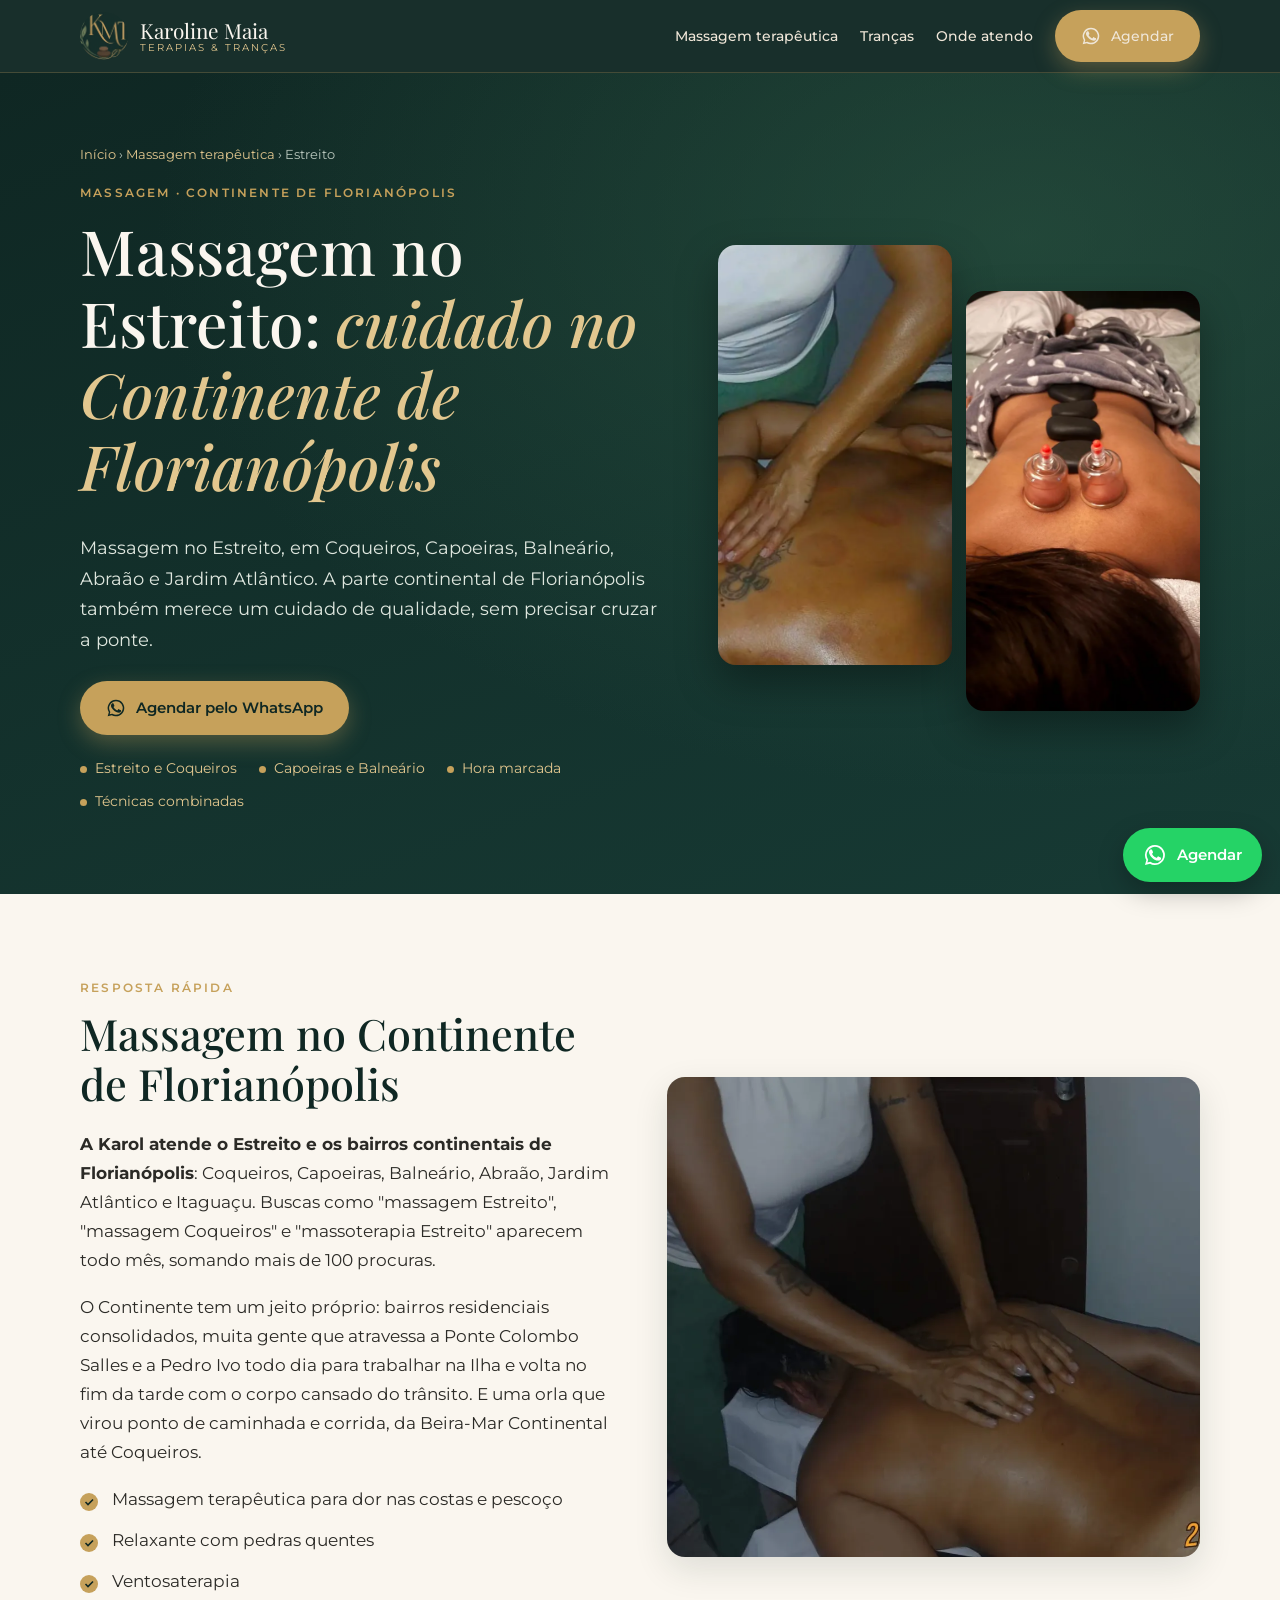
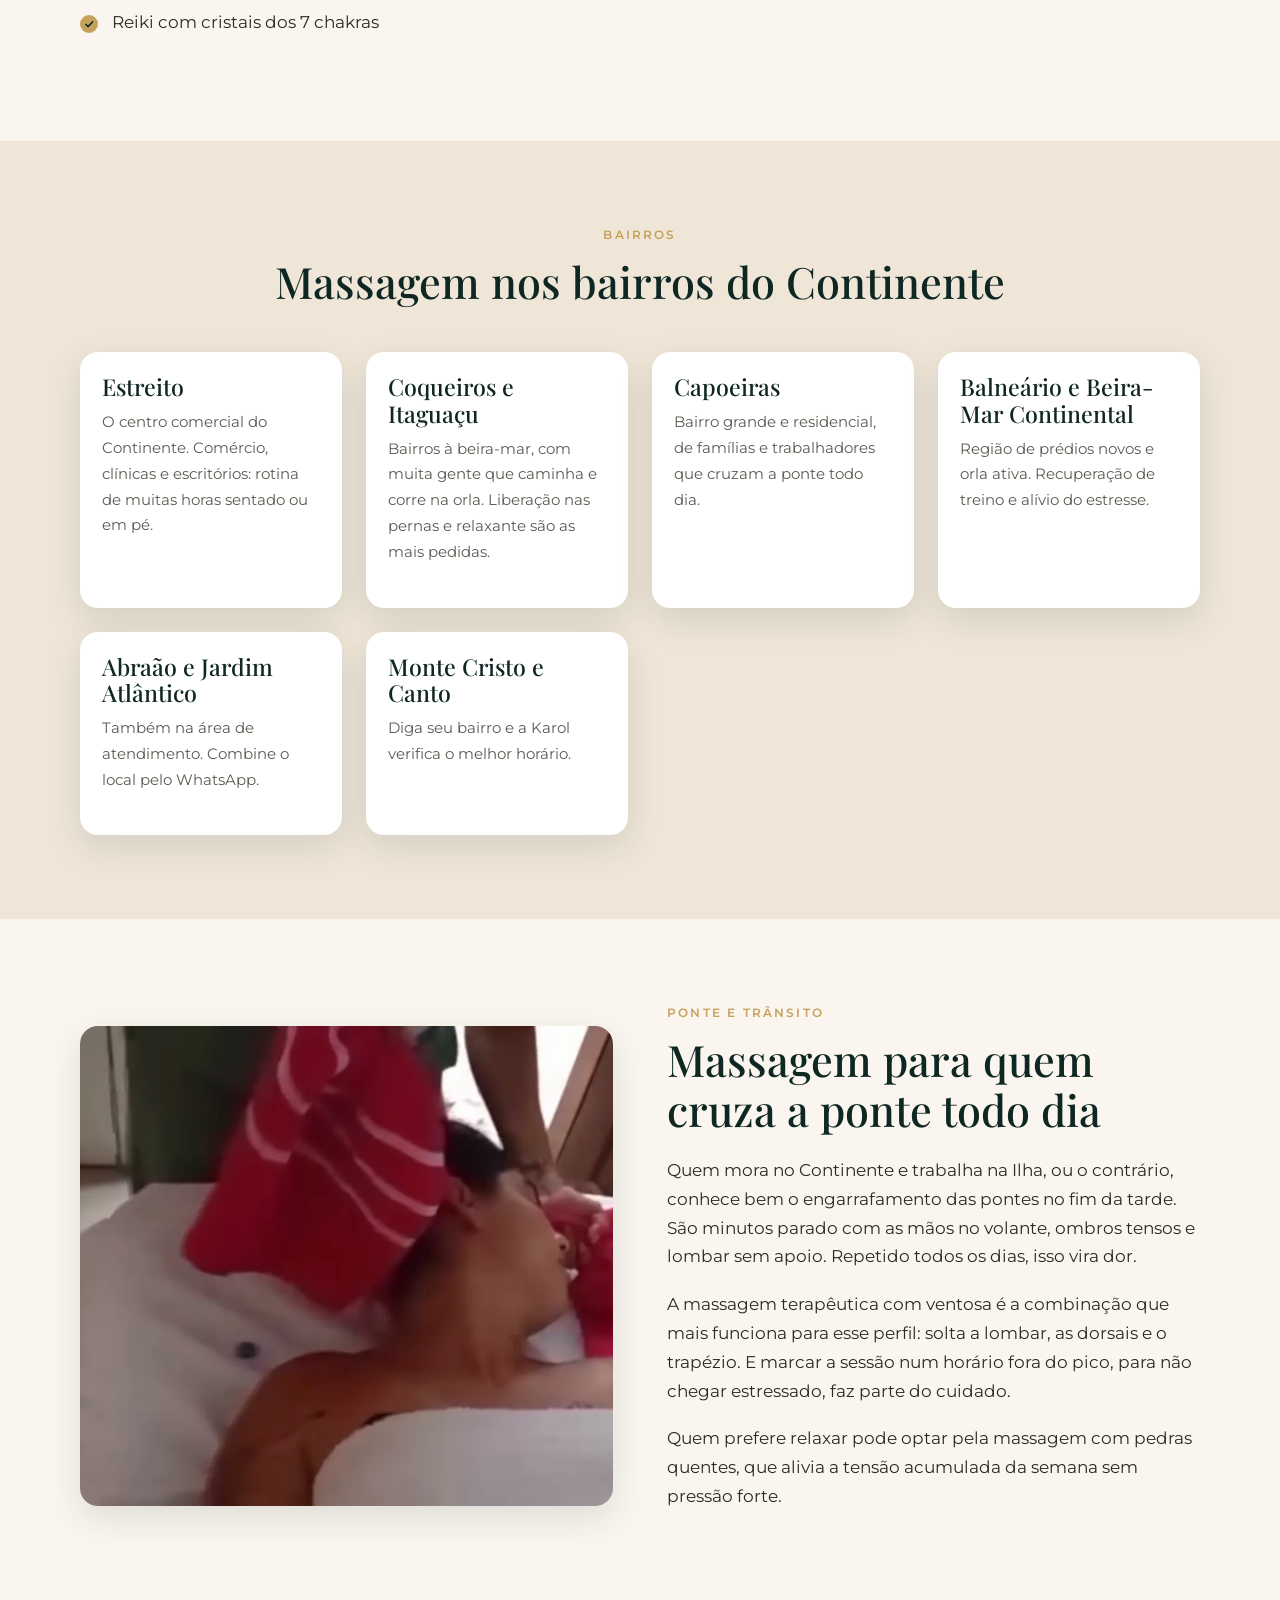
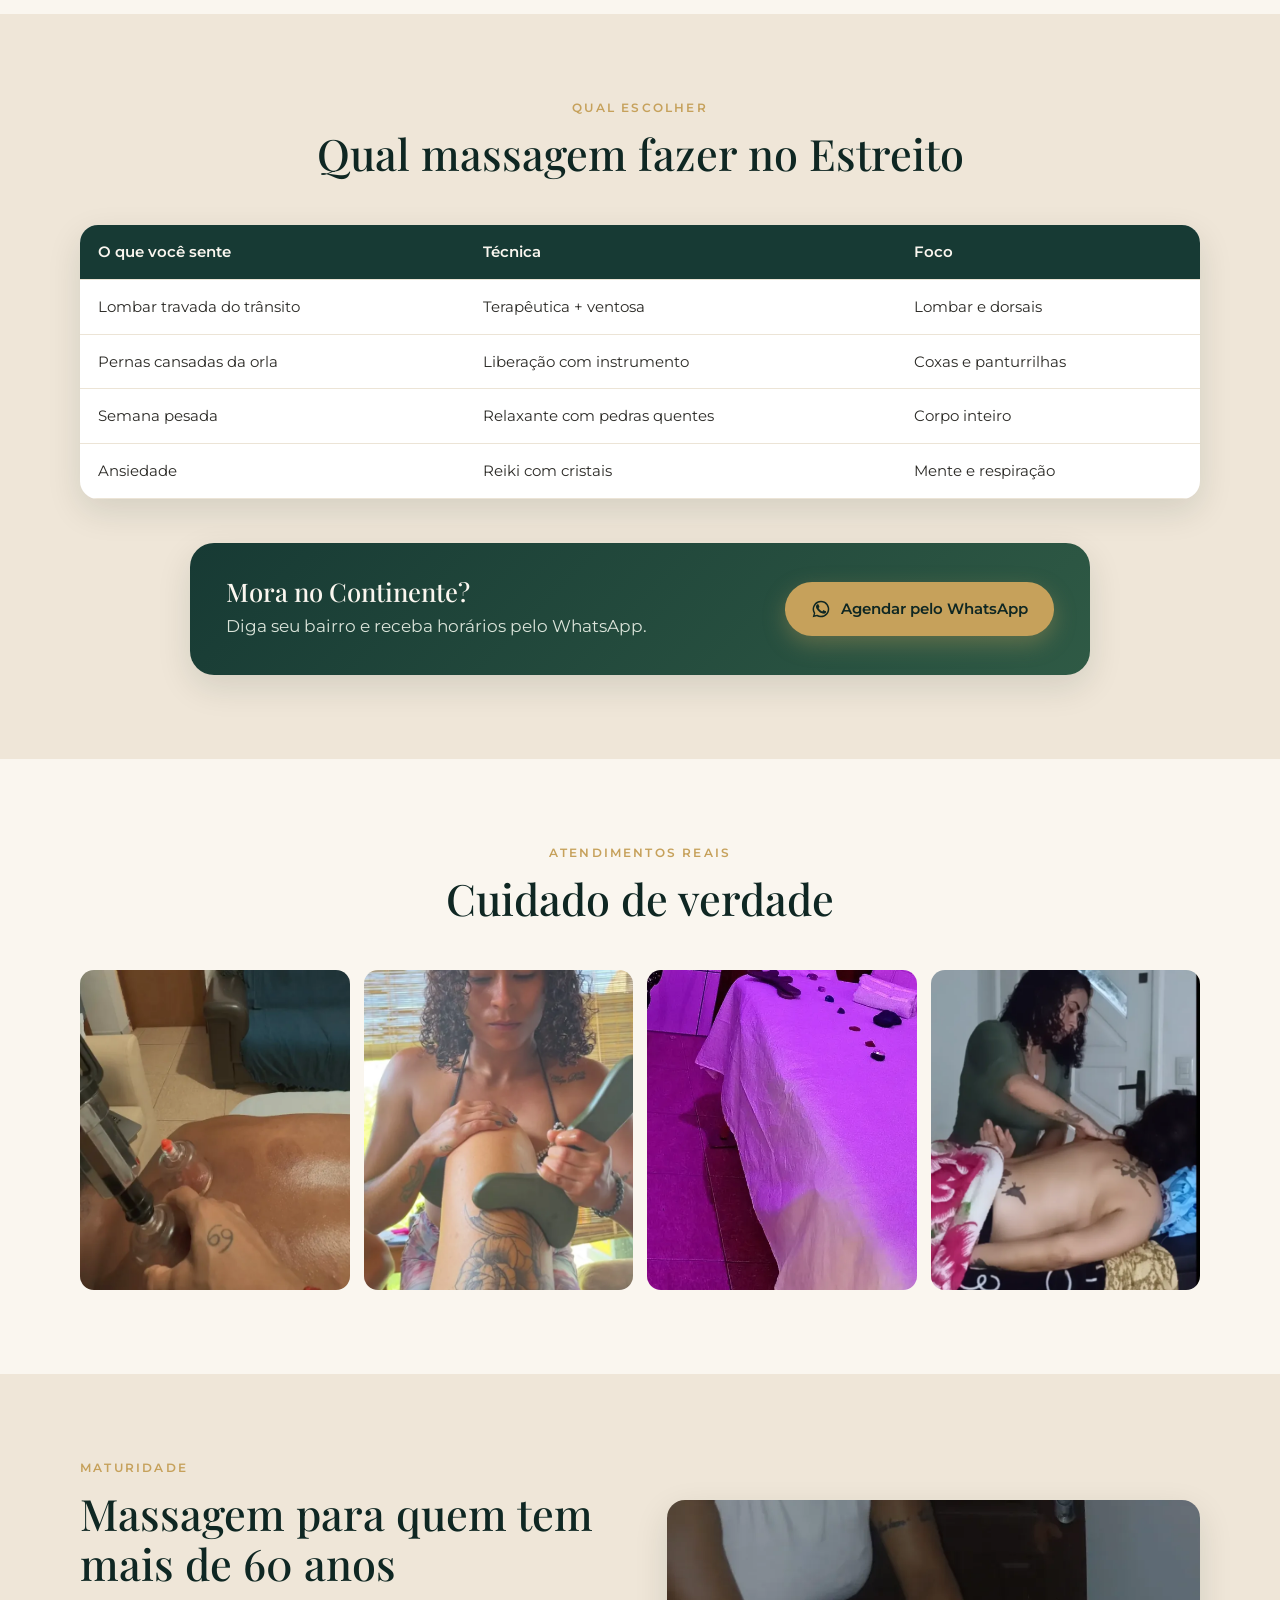
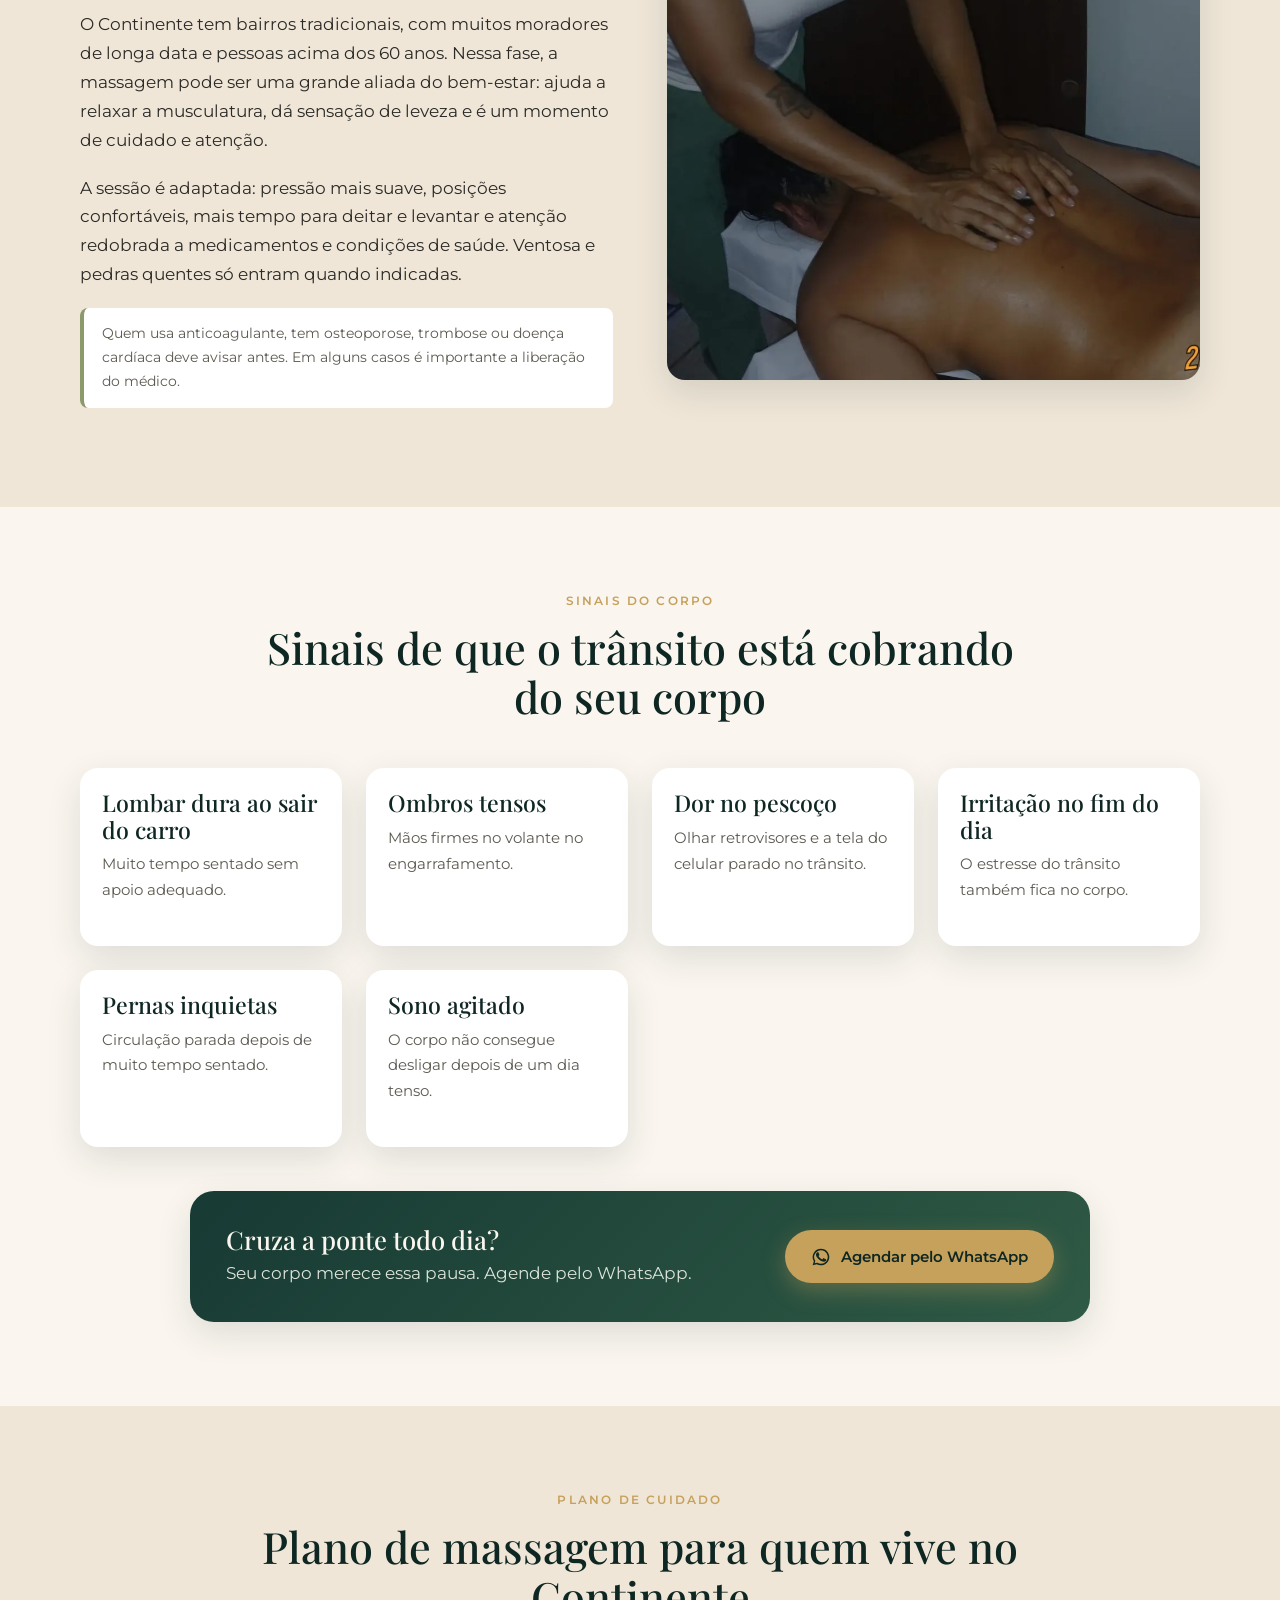
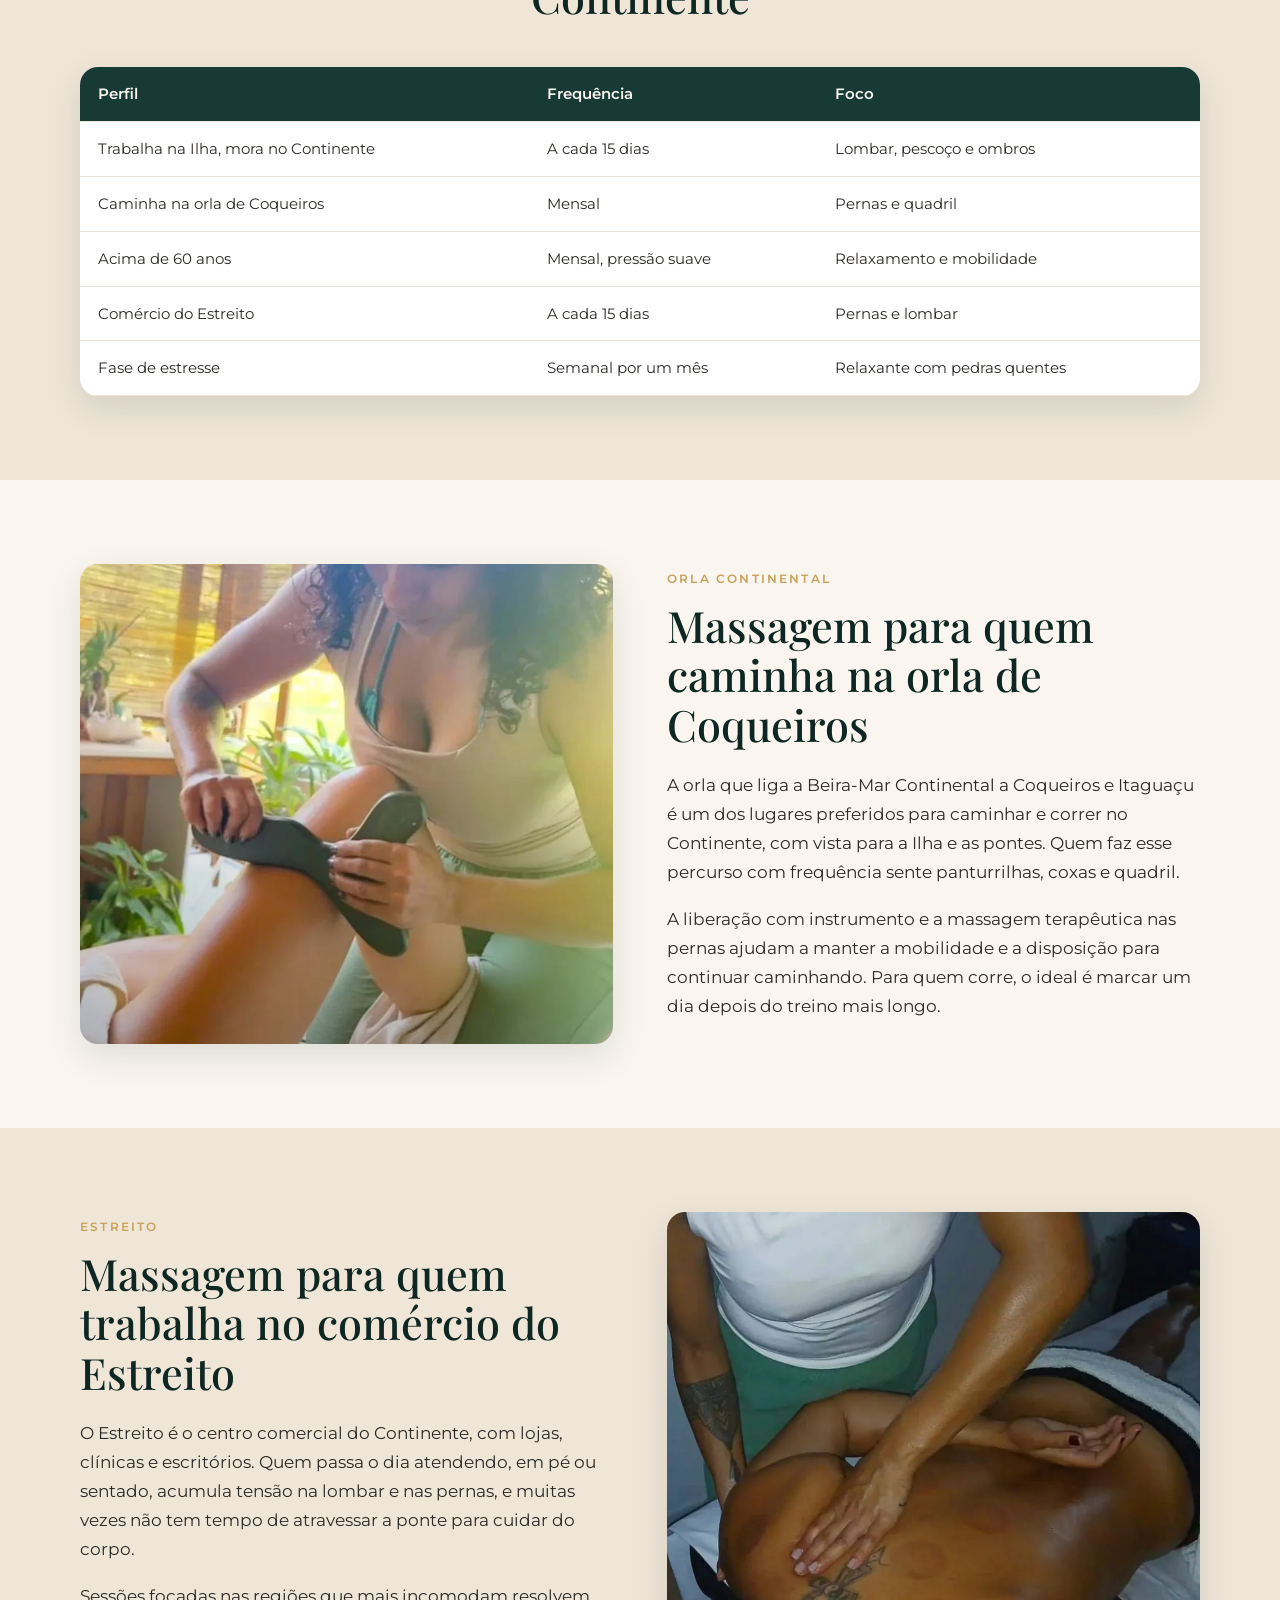
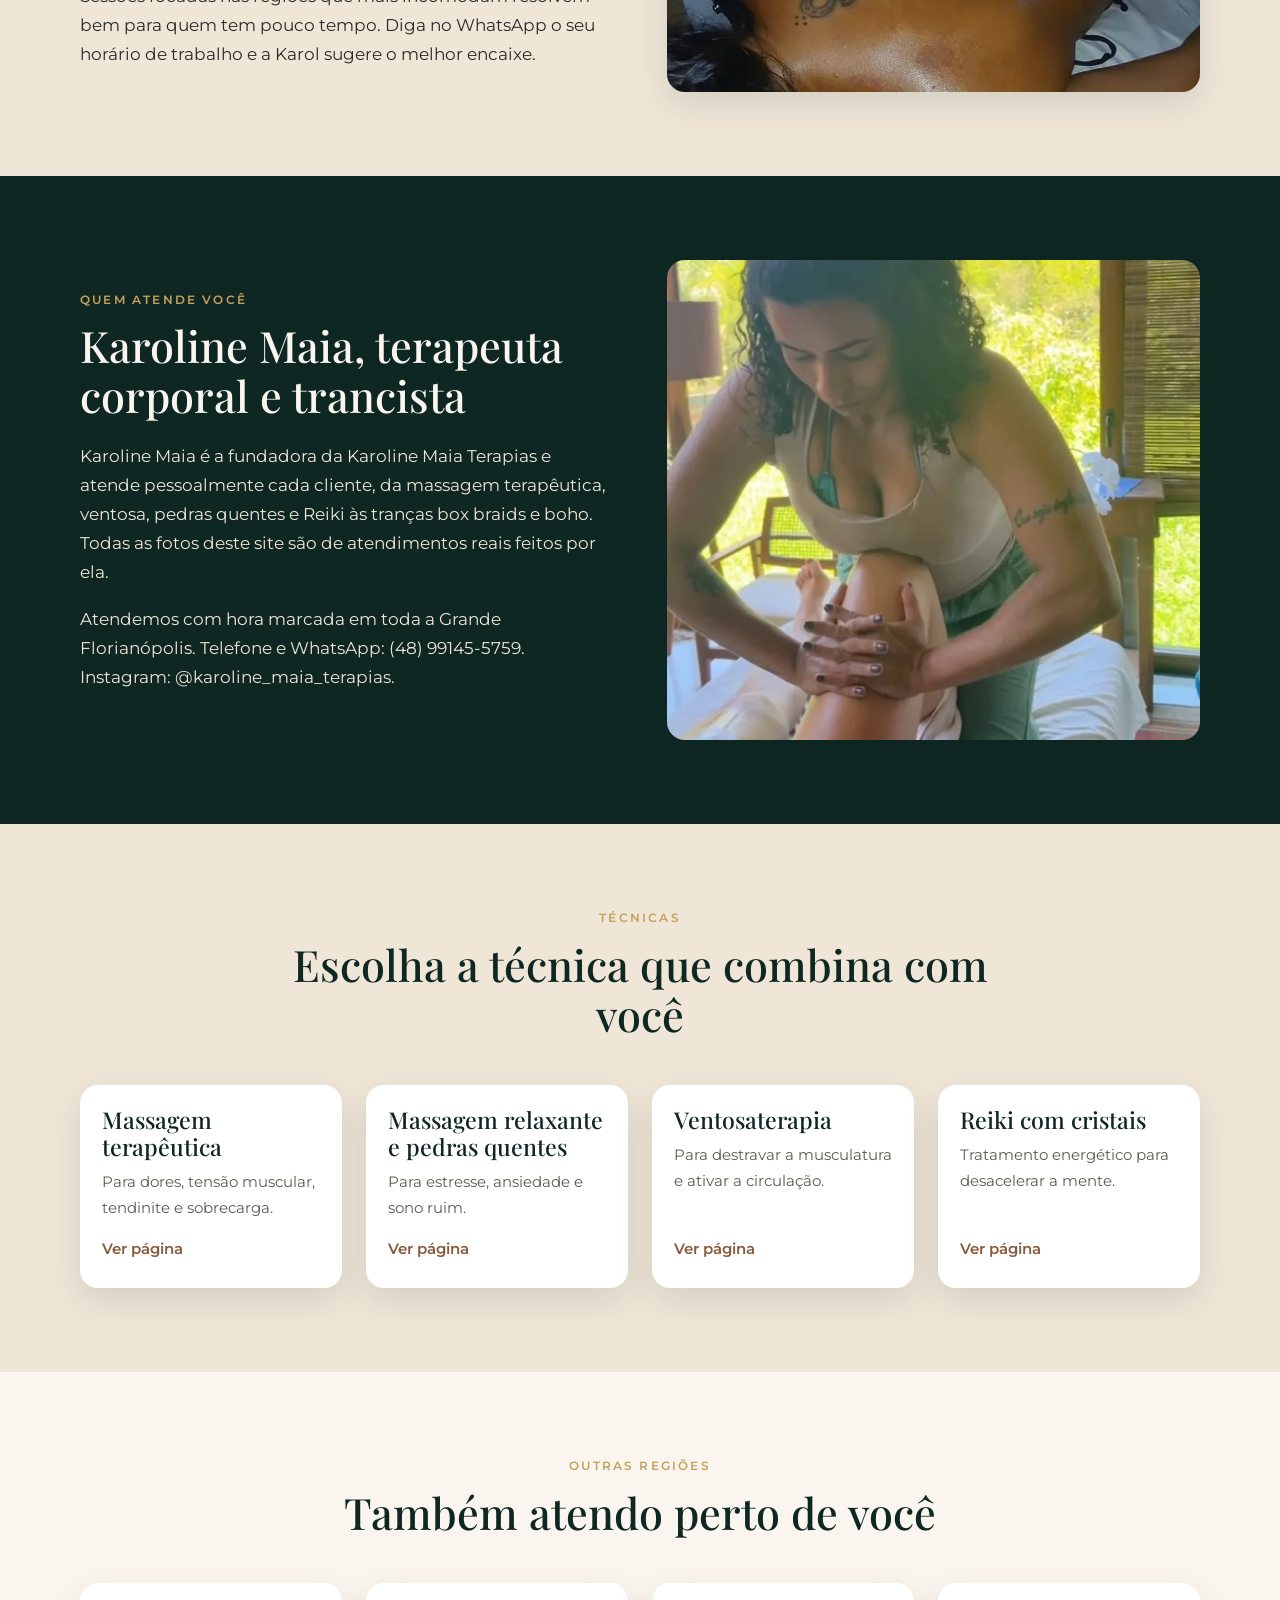
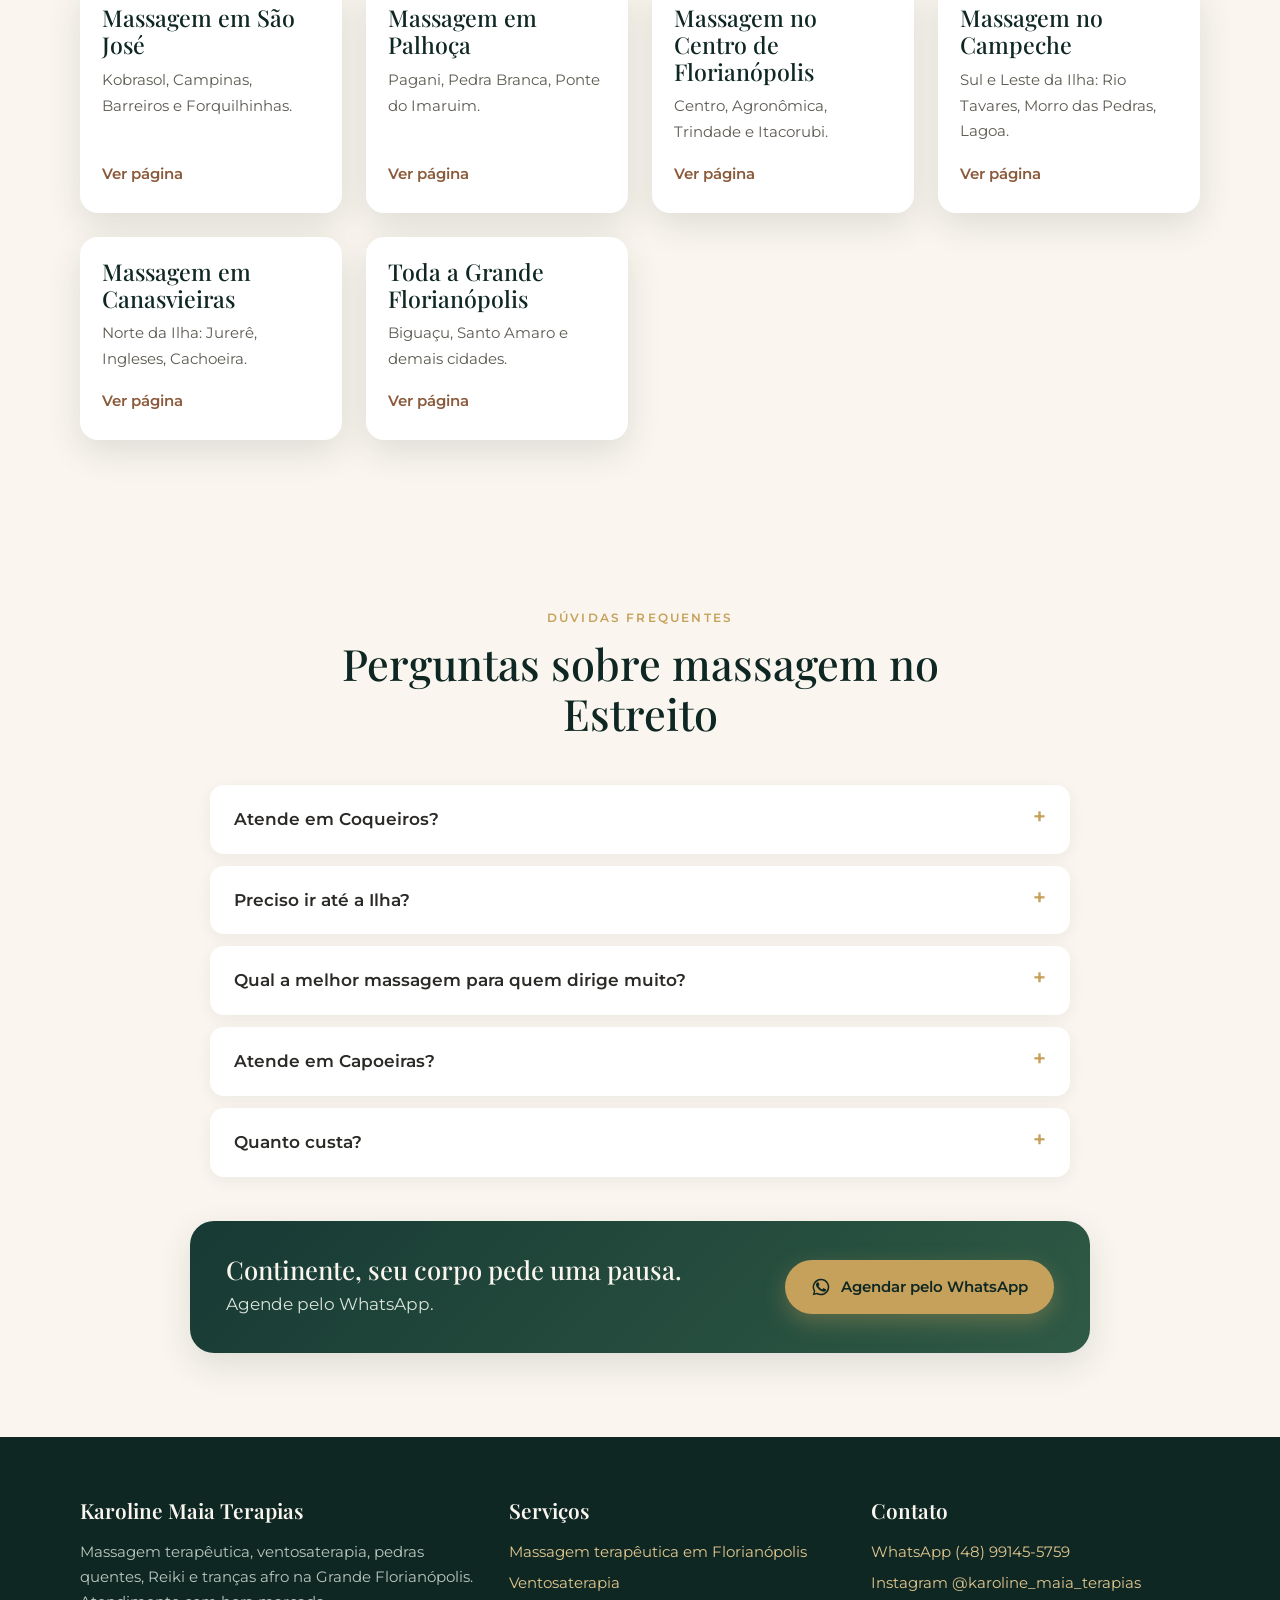
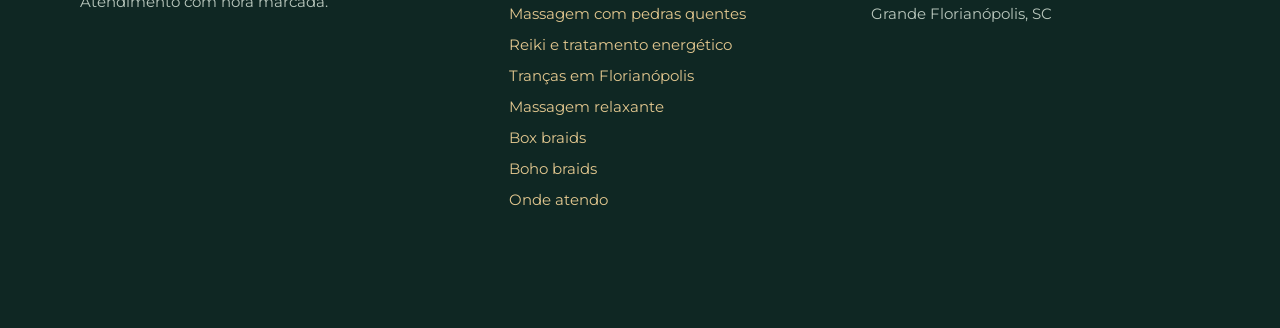
<file: massagem-estreito/index.html>
<!doctype html>
<html lang="pt-BR">
<head>
<meta charset="utf-8">
<meta name="viewport" content="width=device-width,initial-scale=1">
<title>Massagem no Estreito | Coqueiros, Capoeiras e Continente</title>
<meta name="description" content="Massagem no Estreito, Coqueiros, Capoeiras, Balneário e Abraão, no Continente de Florianópolis: terapêutica, relaxante, ventosa e pedras quentes.">
<link rel="canonical" href="https://karolinemaiaterapias.com.br/massagem-estreito/">
<meta name="robots" content="noindex,nofollow">
<meta property="og:type" content="website"><meta property="og:locale" content="pt_BR">
<meta property="og:title" content="Massagem no Estreito | Coqueiros, Capoeiras e Continente"><meta property="og:description" content="Massagem no Estreito, Coqueiros, Capoeiras, Balneário e Abraão, no Continente de Florianópolis: terapêutica, relaxante, ventosa e pedras quentes.">
<meta property="og:url" content="https://karolinemaiaterapias.com.br/massagem-estreito/"><meta property="og:image" content="https://karolinemaiaterapias.com.br/img/karol-massagem-terapeutica-raspagem.webp">
<meta name="theme-color" content="#0f2723">
<link rel="icon" type="image/png" href="../img/favicon.png">
<link rel="preconnect" href="https://fonts.googleapis.com"><link rel="preconnect" href="https://fonts.gstatic.com" crossorigin>
<link href="https://fonts.googleapis.com/css2?family=Playfair+Display:ital,wght@0,500;0,600;1,500&family=Montserrat:wght@400;500;600&display=swap" rel="stylesheet">
<link rel="stylesheet" href="../style.css">

<script type="application/ld+json">{"@context": "https://schema.org", "@graph": [{"@type": "HealthAndBeautyBusiness", "@id": "https://karolinemaiaterapias.com.br/#negocio", "name": "Karoline Maia Terapias", "url": "https://karolinemaiaterapias.com.br/", "telephone": "+55 48 99145-5759", "image": "https://karolinemaiaterapias.com.br/img/karol-massagem-terapeutica-raspagem.webp", "logo": "https://karolinemaiaterapias.com.br/img/logo-kmt.webp", "sameAs": ["https://www.instagram.com/karoline_maia_terapias/"], "areaServed": [{"@type": "City", "name": "Florianópolis, SC"}, {"@type": "City", "name": "São José, SC"}, {"@type": "City", "name": "Palhoça, SC"}, {"@type": "City", "name": "Biguaçu, SC"}, {"@type": "City", "name": "Santo Amaro da Imperatriz, SC"}, {"@type": "City", "name": "Governador Celso Ramos, SC"}, {"@type": "City", "name": "Antônio Carlos, SC"}, {"@type": "City", "name": "Águas Mornas, SC"}, {"@type": "City", "name": "São Pedro de Alcântara, SC"}], "founder": {"@type": "Person", "name": "Karoline Maia"}, "knowsAbout": ["Massagem terapêutica", "Massagem relaxante", "Ventosaterapia", "Massagem com pedras quentes", "Reiki", "Box braids", "Tranças boho", "Tranças nagô"]}, {"@type": "Service", "name": "Massagem no Estreito e Continente de Florianópolis", "serviceType": "Massagem terapêutica", "provider": {"@id": "https://karolinemaiaterapias.com.br/#negocio"}, "url": "https://karolinemaiaterapias.com.br/massagem-estreito/", "areaServed": [{"@type": "Place", "name": "Estreito, Florianópolis"}, {"@type": "Place", "name": "Coqueiros"}, {"@type": "Place", "name": "Capoeiras"}, {"@type": "Place", "name": "Balneário"}, {"@type": "Place", "name": "Abraão"}, {"@type": "Place", "name": "Jardim Atlântico"}, {"@type": "Place", "name": "Itaguaçu"}]}, {"@type": "FAQPage", "mainEntity": [{"@type": "Question", "name": "Atende em Coqueiros?", "acceptedAnswer": {"@type": "Answer", "text": "Sim, Coqueiros e Itaguaçu estão na área de atendimento. Combine local e horário pelo WhatsApp."}}, {"@type": "Question", "name": "Preciso ir até a Ilha?", "acceptedAnswer": {"@type": "Answer", "text": "Não necessariamente. Diga o seu bairro no Continente e a Karol combina a opção mais prática."}}, {"@type": "Question", "name": "Qual a melhor massagem para quem dirige muito?", "acceptedAnswer": {"@type": "Answer", "text": "A massagem terapêutica com ventosa em lombar, dorsais e trapézio."}}, {"@type": "Question", "name": "Atende em Capoeiras?", "acceptedAnswer": {"@type": "Answer", "text": "Sim, Capoeiras e Abraão também estão na área."}}, {"@type": "Question", "name": "Quanto custa?", "acceptedAnswer": {"@type": "Answer", "text": "Depende da técnica e da duração. Receba o valor exato pelo WhatsApp."}}]}, {"@type": "BreadcrumbList", "itemListElement": [{"@type": "ListItem", "position": 1, "name": "Início", "item": "https://karolinemaiaterapias.com.br/"}, {"@type": "ListItem", "position": 2, "name": "Massagem terapêutica", "item": "https://karolinemaiaterapias.com.br/massagem-terapeutica-florianopolis/"}, {"@type": "ListItem", "position": 3, "name": "Estreito", "item": "https://karolinemaiaterapias.com.br/massagem-estreito/"}]}]}</script>
</head>
<body>
<header class="topo"><div class="wrap">
  <a class="marca" href=".././"><img src="../img/logo-kmt-emblema.webp" alt="Logo Karoline Maia Terapias" width="48" height="48" fetchpriority="high"><span>Karoline Maia<small>Terapias &amp; Tranças</small></span></a>
  <nav class="menu" aria-label="Principal">
    <a href="../massagem-terapeutica-florianopolis/">Massagem terapêutica</a>
    <a href="../trancas-florianopolis/">Tranças</a>
    <a href="../atendimento-grande-florianopolis/">Onde atendo</a>
    <a class="btn btn-ouro" href="https://wa.me/5548991455759?text=Ol%C3%A1%20Karol%21%20Vim%20pelo%20site%20e%20quero%20agendar%20um%20hor%C3%A1rio." target="_blank" rel="noopener" data-evt="whatsapp_click" data-local="header"><svg viewBox="0 0 24 24" fill="currentColor" aria-hidden="true"><path d="M17.5 14.4c-.3-.1-1.8-.9-2-1-.3-.1-.5-.1-.7.1-.2.3-.8 1-.9 1.2-.2.2-.3.2-.6.1-.3-.1-1.3-.5-2.4-1.5-.9-.8-1.5-1.8-1.7-2.1-.2-.3 0-.5.1-.6l.4-.5c.2-.2.2-.3.3-.5.1-.2 0-.4 0-.5l-.9-2.2c-.2-.6-.5-.5-.7-.5h-.6c-.2 0-.5.1-.8.4-.3.3-1 1-1 2.5s1.1 2.9 1.2 3.1c.1.2 2.1 3.2 5.1 4.5.7.3 1.3.5 1.7.6.7.2 1.4.2 1.9.1.6-.1 1.8-.7 2-1.4.2-.7.2-1.3.2-1.4-.1-.1-.3-.2-.6-.3zM12 2a10 10 0 0 0-8.6 15.1L2 22l5-1.3A10 10 0 1 0 12 2zm0 18.2c-1.5 0-3-.4-4.3-1.2l-.3-.2-3 .8.8-2.9-.2-.3A8.2 8.2 0 1 1 12 20.2z"/></svg>Agendar</a>
  </nav>
</div></header>
<main>

<section class="hero"><div class="wrap">
  <div>
    <nav class="migalhas" aria-label="Você está em"><a href="../">Início</a> › <a href="../massagem-terapeutica-florianopolis/">Massagem terapêutica</a> › Estreito</nav>
    <span class="kicker">Massagem · Continente de Florianópolis</span>
    <h1>Massagem no Estreito: <em>cuidado no Continente de Florianópolis</em></h1>
    <p class="lead">Massagem no Estreito, em Coqueiros, Capoeiras, Balneário, Abraão e Jardim Atlântico. A parte continental de Florianópolis também merece um cuidado de qualidade, sem precisar cruzar a ponte.</p>
    <div class="acoes"><a class="btn btn-ouro" href="https://wa.me/5548991455759?text=Ol%C3%A1%20Karol%21%20Vim%20pelo%20site%20e%20quero%20agendar%20uma%20massagem%20no%20Estreito." target="_blank" rel="noopener" data-evt="whatsapp_click" data-local="hero"><svg viewBox="0 0 24 24" fill="currentColor" aria-hidden="true"><path d="M17.5 14.4c-.3-.1-1.8-.9-2-1-.3-.1-.5-.1-.7.1-.2.3-.8 1-.9 1.2-.2.2-.3.2-.6.1-.3-.1-1.3-.5-2.4-1.5-.9-.8-1.5-1.8-1.7-2.1-.2-.3 0-.5.1-.6l.4-.5c.2-.2.2-.3.3-.5.1-.2 0-.4 0-.5l-.9-2.2c-.2-.6-.5-.5-.7-.5h-.6c-.2 0-.5.1-.8.4-.3.3-1 1-1 2.5s1.1 2.9 1.2 3.1c.1.2 2.1 3.2 5.1 4.5.7.3 1.3.5 1.7.6.7.2 1.4.2 1.9.1.6-.1 1.8-.7 2-1.4.2-.7.2-1.3.2-1.4-.1-.1-.3-.2-.6-.3zM12 2a10 10 0 0 0-8.6 15.1L2 22l5-1.3A10 10 0 1 0 12 2zm0 18.2c-1.5 0-3-.4-4.3-1.2l-.3-.2-3 .8.8-2.9-.2-.3A8.2 8.2 0 1 1 12 20.2z"/></svg>Agendar pelo WhatsApp</a></div>
    <ul class="selos"><li>Estreito e Coqueiros</li><li>Capoeiras e Balneário</li><li>Hora marcada</li><li>Técnicas combinadas</li></ul>
  </div>
  <div class="hero-fotos">
    <img src="../img/massagem-dor-nas-costas.webp" alt="Massagem terapêutica nas costas para cliente do Estreito" width="1000" height="853" fetchpriority="high">
    <img src="../img/ventosaterapia-pedras-quentes.webp" alt="Ventosa e pedras quentes combinadas" width="750" height="1000" fetchpriority="high">
  </div>
</div></section>
<section class=""><div class="wrap duas">
  <div><span class="kicker">Resposta rápida</span><h2>Massagem no Continente de Florianópolis</h2><p><strong>A Karol atende o Estreito e os bairros continentais de Florianópolis</strong>: Coqueiros, Capoeiras, Balneário, Abraão, Jardim Atlântico e Itaguaçu. Buscas como "massagem Estreito", "massagem Coqueiros" e "massoterapia Estreito" aparecem todo mês, somando mais de 100 procuras.</p><p>O Continente tem um jeito próprio: bairros residenciais consolidados, muita gente que atravessa a Ponte Colombo Salles e a Pedro Ivo todo dia para trabalhar na Ilha e volta no fim da tarde com o corpo cansado do trânsito. E uma orla que virou ponto de caminhada e corrida, da Beira-Mar Continental até Coqueiros.</p><ul class='check'><li>Massagem terapêutica para dor nas costas e pescoço</li><li>Relaxante com pedras quentes</li><li>Ventosaterapia</li><li>Reiki com cristais dos 7 chakras</li></ul></div>
  <figure><img src="../img/massagem-maos-costas.webp" alt="Massagem nas costas em cliente do Continente" width="947" height="930" loading="lazy" decoding="async"></figure>
</div></section><section class="sec-areia"><div class="wrap">
  <div class="centro"><span class="kicker">Bairros</span><h2>Massagem nos bairros do Continente</h2></div>
  <div class="cards"><div class="card"><div class="corpo"><h3>Estreito</h3><p>O centro comercial do Continente. Comércio, clínicas e escritórios: rotina de muitas horas sentado ou em pé.</p></div></div><div class="card"><div class="corpo"><h3>Coqueiros e Itaguaçu</h3><p>Bairros à beira-mar, com muita gente que caminha e corre na orla. Liberação nas pernas e relaxante são as mais pedidas.</p></div></div><div class="card"><div class="corpo"><h3>Capoeiras</h3><p>Bairro grande e residencial, de famílias e trabalhadores que cruzam a ponte todo dia.</p></div></div><div class="card"><div class="corpo"><h3>Balneário e Beira-Mar Continental</h3><p>Região de prédios novos e orla ativa. Recuperação de treino e alívio do estresse.</p></div></div><div class="card"><div class="corpo"><h3>Abraão e Jardim Atlântico</h3><p>Também na área de atendimento. Combine o local pelo WhatsApp.</p></div></div><div class="card"><div class="corpo"><h3>Monte Cristo e Canto</h3><p>Diga seu bairro e a Karol verifica o melhor horário.</p></div></div></div>
</div></section><section class=""><div class="wrap duas inv">
  <div><span class="kicker">Ponte e trânsito</span><h2>Massagem para quem cruza a ponte todo dia</h2><p>Quem mora no Continente e trabalha na Ilha, ou o contrário, conhece bem o engarrafamento das pontes no fim da tarde. São minutos parado com as mãos no volante, ombros tensos e lombar sem apoio. Repetido todos os dias, isso vira dor.</p><p>A massagem terapêutica com ventosa é a combinação que mais funciona para esse perfil: solta a lombar, as dorsais e o trapézio. E marcar a sessão num horário fora do pico, para não chegar estressado, faz parte do cuidado.</p><p>Quem prefere relaxar pode optar pela massagem com pedras quentes, que alivia a tensão acumulada da semana sem pressão forte.</p></div>
  <figure><img src="../img/massagem-pescoco-toalha.webp" alt="Massagem no pescoço para aliviar tensão do trânsito" width="880" height="720" loading="lazy" decoding="async"></figure>
</div></section><section class="sec-areia"><div class="wrap">
  <div class="centro"><span class="kicker">Qual escolher</span><h2>Qual massagem fazer no Estreito</h2></div>
  <div class="table-scroll"><table><thead><tr><th>O que você sente</th><th>Técnica</th><th>Foco</th></tr></thead><tbody><tr><td>Lombar travada do trânsito</td><td>Terapêutica + ventosa</td><td>Lombar e dorsais</td></tr><tr><td>Pernas cansadas da orla</td><td>Liberação com instrumento</td><td>Coxas e panturrilhas</td></tr><tr><td>Semana pesada</td><td>Relaxante com pedras quentes</td><td>Corpo inteiro</td></tr><tr><td>Ansiedade</td><td>Reiki com cristais</td><td>Mente e respiração</td></tr></tbody></table></div><div class="cta-inline"><div><h3>Mora no Continente?</h3><p>Diga seu bairro e receba horários pelo WhatsApp.</p></div><a class="btn btn-ouro" href="https://wa.me/5548991455759?text=Ol%C3%A1%20Karol%21%20Vim%20pelo%20site%20e%20quero%20agendar%20uma%20massagem%20no%20Estreito." target="_blank" rel="noopener" data-evt="whatsapp_click" data-local="inline"><svg viewBox="0 0 24 24" fill="currentColor" aria-hidden="true"><path d="M17.5 14.4c-.3-.1-1.8-.9-2-1-.3-.1-.5-.1-.7.1-.2.3-.8 1-.9 1.2-.2.2-.3.2-.6.1-.3-.1-1.3-.5-2.4-1.5-.9-.8-1.5-1.8-1.7-2.1-.2-.3 0-.5.1-.6l.4-.5c.2-.2.2-.3.3-.5.1-.2 0-.4 0-.5l-.9-2.2c-.2-.6-.5-.5-.7-.5h-.6c-.2 0-.5.1-.8.4-.3.3-1 1-1 2.5s1.1 2.9 1.2 3.1c.1.2 2.1 3.2 5.1 4.5.7.3 1.3.5 1.7.6.7.2 1.4.2 1.9.1.6-.1 1.8-.7 2-1.4.2-.7.2-1.3.2-1.4-.1-.1-.3-.2-.6-.3zM12 2a10 10 0 0 0-8.6 15.1L2 22l5-1.3A10 10 0 1 0 12 2zm0 18.2c-1.5 0-3-.4-4.3-1.2l-.3-.2-3 .8.8-2.9-.2-.3A8.2 8.2 0 1 1 12 20.2z"/></svg>Agendar pelo WhatsApp</a></div>
</div></section><section class=""><div class="wrap">
  <div class="centro"><span class="kicker">Atendimentos reais</span><h2>Cuidado de verdade</h2></div>
  <div class="galeria"><figure><img src="../img/ventosa-aplicacao.webp" alt="Aplicação de ventosa nas costas" width="720" height="760" loading="lazy" decoding="async"></figure><figure><img src="../img/karol-liberacao-miofascial.webp" alt="Liberação miofascial" width="602" height="1000" loading="lazy" decoding="async"></figure><figure><img src="../img/maca-pedras-quentes.webp" alt="Maca com pedras quentes" width="720" height="600" loading="lazy" decoding="async"></figure><figure><img src="../img/massagem-relaxante-costas.webp" alt="Massagem relaxante nas costas" width="750" height="1000" loading="lazy" decoding="async"></figure></div>
</div></section><section class="sec-areia"><div class="wrap duas">
  <div><span class="kicker">Maturidade</span><h2>Massagem para quem tem mais de 60 anos</h2><p>O Continente tem bairros tradicionais, com muitos moradores de longa data e pessoas acima dos 60 anos. Nessa fase, a massagem pode ser uma grande aliada do bem-estar: ajuda a relaxar a musculatura, dá sensação de leveza e é um momento de cuidado e atenção.</p><p>A sessão é adaptada: pressão mais suave, posições confortáveis, mais tempo para deitar e levantar e atenção redobrada a medicamentos e condições de saúde. Ventosa e pedras quentes só entram quando indicadas.</p><p class='aviso'>Quem usa anticoagulante, tem osteoporose, trombose ou doença cardíaca deve avisar antes. Em alguns casos é importante a liberação do médico.</p></div>
  <figure><img src="../img/massagem-maos-costas.webp" alt="Massagem com pressão suave adaptada" width="947" height="930" loading="lazy" decoding="async"></figure>
</div></section><section class=""><div class="wrap">
  <div class="centro"><span class="kicker">Sinais do corpo</span><h2>Sinais de que o trânsito está cobrando do seu corpo</h2></div>
  <div class="cards"><div class="card"><div class="corpo"><h3>Lombar dura ao sair do carro</h3><p>Muito tempo sentado sem apoio adequado.</p></div></div><div class="card"><div class="corpo"><h3>Ombros tensos</h3><p>Mãos firmes no volante no engarrafamento.</p></div></div><div class="card"><div class="corpo"><h3>Dor no pescoço</h3><p>Olhar retrovisores e a tela do celular parado no trânsito.</p></div></div><div class="card"><div class="corpo"><h3>Irritação no fim do dia</h3><p>O estresse do trânsito também fica no corpo.</p></div></div><div class="card"><div class="corpo"><h3>Pernas inquietas</h3><p>Circulação parada depois de muito tempo sentado.</p></div></div><div class="card"><div class="corpo"><h3>Sono agitado</h3><p>O corpo não consegue desligar depois de um dia tenso.</p></div></div></div><div class="cta-inline"><div><h3>Cruza a ponte todo dia?</h3><p>Seu corpo merece essa pausa. Agende pelo WhatsApp.</p></div><a class="btn btn-ouro" href="https://wa.me/5548991455759?text=Ol%C3%A1%20Karol%21%20Vim%20pelo%20site%20e%20quero%20agendar%20uma%20massagem%20no%20Estreito." target="_blank" rel="noopener" data-evt="whatsapp_click" data-local="inline"><svg viewBox="0 0 24 24" fill="currentColor" aria-hidden="true"><path d="M17.5 14.4c-.3-.1-1.8-.9-2-1-.3-.1-.5-.1-.7.1-.2.3-.8 1-.9 1.2-.2.2-.3.2-.6.1-.3-.1-1.3-.5-2.4-1.5-.9-.8-1.5-1.8-1.7-2.1-.2-.3 0-.5.1-.6l.4-.5c.2-.2.2-.3.3-.5.1-.2 0-.4 0-.5l-.9-2.2c-.2-.6-.5-.5-.7-.5h-.6c-.2 0-.5.1-.8.4-.3.3-1 1-1 2.5s1.1 2.9 1.2 3.1c.1.2 2.1 3.2 5.1 4.5.7.3 1.3.5 1.7.6.7.2 1.4.2 1.9.1.6-.1 1.8-.7 2-1.4.2-.7.2-1.3.2-1.4-.1-.1-.3-.2-.6-.3zM12 2a10 10 0 0 0-8.6 15.1L2 22l5-1.3A10 10 0 1 0 12 2zm0 18.2c-1.5 0-3-.4-4.3-1.2l-.3-.2-3 .8.8-2.9-.2-.3A8.2 8.2 0 1 1 12 20.2z"/></svg>Agendar pelo WhatsApp</a></div>
</div></section><section class="sec-areia"><div class="wrap">
  <div class="centro"><span class="kicker">Plano de cuidado</span><h2>Plano de massagem para quem vive no Continente</h2></div>
  <div class="table-scroll"><table><thead><tr><th>Perfil</th><th>Frequência</th><th>Foco</th></tr></thead><tbody><tr><td>Trabalha na Ilha, mora no Continente</td><td>A cada 15 dias</td><td>Lombar, pescoço e ombros</td></tr><tr><td>Caminha na orla de Coqueiros</td><td>Mensal</td><td>Pernas e quadril</td></tr><tr><td>Acima de 60 anos</td><td>Mensal, pressão suave</td><td>Relaxamento e mobilidade</td></tr><tr><td>Comércio do Estreito</td><td>A cada 15 dias</td><td>Pernas e lombar</td></tr><tr><td>Fase de estresse</td><td>Semanal por um mês</td><td>Relaxante com pedras quentes</td></tr></tbody></table></div>
</div></section><section class=""><div class="wrap duas inv">
  <div><span class="kicker">Orla continental</span><h2>Massagem para quem caminha na orla de Coqueiros</h2><p>A orla que liga a Beira-Mar Continental a Coqueiros e Itaguaçu é um dos lugares preferidos para caminhar e correr no Continente, com vista para a Ilha e as pontes. Quem faz esse percurso com frequência sente panturrilhas, coxas e quadril.</p><p>A liberação com instrumento e a massagem terapêutica nas pernas ajudam a manter a mobilidade e a disposição para continuar caminhando. Para quem corre, o ideal é marcar um dia depois do treino mais longo.</p></div>
  <figure><img src="../img/karol-massagem-instrumento-perna.webp" alt="Liberação nas pernas para quem caminha na orla" width="754" height="1000" loading="lazy" decoding="async"></figure>
</div></section><section class="sec-areia"><div class="wrap duas">
  <div><span class="kicker">Estreito</span><h2>Massagem para quem trabalha no comércio do Estreito</h2><p>O Estreito é o centro comercial do Continente, com lojas, clínicas e escritórios. Quem passa o dia atendendo, em pé ou sentado, acumula tensão na lombar e nas pernas, e muitas vezes não tem tempo de atravessar a ponte para cuidar do corpo.</p><p>Sessões focadas nas regiões que mais incomodam resolvem bem para quem tem pouco tempo. Diga no WhatsApp o seu horário de trabalho e a Karol sugere o melhor encaixe.</p></div>
  <figure><img src="../img/massagem-dor-nas-costas.webp" alt="Massagem para aliviar a lombar de quem trabalha no comércio" width="1000" height="853" loading="lazy" decoding="async"></figure>
</div></section><section class="sec-verde"><div class="wrap duas">
  <div><span class="kicker">Quem atende você</span><h2>Karoline Maia, terapeuta corporal e trancista</h2><p>Karoline Maia é a fundadora da Karoline Maia Terapias e atende pessoalmente cada cliente, da massagem terapêutica, ventosa, pedras quentes e Reiki às tranças box braids e boho. Todas as fotos deste site são de atendimentos reais feitos por ela.</p><p>Atendemos com hora marcada em toda a Grande Florianópolis. Telefone e WhatsApp: (48) 99145-5759. Instagram: @karoline_maia_terapias.</p></div>
  <figure><img src="../img/karol-massagem-terapeutica-raspagem.webp" alt="Karoline Maia, fundadora da Karoline Maia Terapias" width="663" height="1000" loading="lazy" decoding="async"></figure>
</div></section><section class="sec-areia"><div class="wrap">
  <div class="centro"><span class="kicker">Técnicas</span><h2>Escolha a técnica que combina com você</h2></div>
  <div class="cards"><a class="card" href="../massagem-terapeutica-florianopolis/" data-evt="cta_click" data-local="interlink"><div class="corpo"><h3>Massagem terapêutica</h3><p>Para dores, tensão muscular, tendinite e sobrecarga.</p><span class="mais">Ver página</span></div></a><a class="card" href="../massagem-relaxante-florianopolis/" data-evt="cta_click" data-local="interlink"><div class="corpo"><h3>Massagem relaxante e pedras quentes</h3><p>Para estresse, ansiedade e sono ruim.</p><span class="mais">Ver página</span></div></a><a class="card" href="../ventosaterapia-florianopolis/" data-evt="cta_click" data-local="interlink"><div class="corpo"><h3>Ventosaterapia</h3><p>Para destravar a musculatura e ativar a circulação.</p><span class="mais">Ver página</span></div></a><a class="card" href="../reiki-florianopolis/" data-evt="cta_click" data-local="interlink"><div class="corpo"><h3>Reiki com cristais</h3><p>Tratamento energético para desacelerar a mente.</p><span class="mais">Ver página</span></div></a></div>
</div></section><section class=""><div class="wrap">
  <div class="centro"><span class="kicker">Outras regiões</span><h2>Também atendo perto de você</h2></div>
  <div class="cards"><a class="card" href="../massagem-sao-jose-sc/" data-evt="cta_click" data-local="interlink"><div class="corpo"><h3>Massagem em São José</h3><p>Kobrasol, Campinas, Barreiros e Forquilhinhas.</p><span class="mais">Ver página</span></div></a><a class="card" href="../massagem-palhoca/" data-evt="cta_click" data-local="interlink"><div class="corpo"><h3>Massagem em Palhoça</h3><p>Pagani, Pedra Branca, Ponte do Imaruim.</p><span class="mais">Ver página</span></div></a><a class="card" href="../massagem-centro-florianopolis/" data-evt="cta_click" data-local="interlink"><div class="corpo"><h3>Massagem no Centro de Florianópolis</h3><p>Centro, Agronômica, Trindade e Itacorubi.</p><span class="mais">Ver página</span></div></a><a class="card" href="../massagem-campeche/" data-evt="cta_click" data-local="interlink"><div class="corpo"><h3>Massagem no Campeche</h3><p>Sul e Leste da Ilha: Rio Tavares, Morro das Pedras, Lagoa.</p><span class="mais">Ver página</span></div></a><a class="card" href="../massagem-canasvieiras/" data-evt="cta_click" data-local="interlink"><div class="corpo"><h3>Massagem em Canasvieiras</h3><p>Norte da Ilha: Jurerê, Ingleses, Cachoeira.</p><span class="mais">Ver página</span></div></a><a class="card" href="../atendimento-grande-florianopolis/" data-evt="cta_click" data-local="interlink"><div class="corpo"><h3>Toda a Grande Florianópolis</h3><p>Biguaçu, Santo Amaro e demais cidades.</p><span class="mais">Ver página</span></div></a></div>
</div></section>
<section><div class="wrap">
  <div class="centro"><span class="kicker">Dúvidas frequentes</span><h2>Perguntas sobre massagem no Estreito</h2></div>
  <div class="faq"><details><summary>Atende em Coqueiros?</summary><p>Sim, Coqueiros e Itaguaçu estão na área de atendimento. Combine local e horário pelo WhatsApp.</p></details><details><summary>Preciso ir até a Ilha?</summary><p>Não necessariamente. Diga o seu bairro no Continente e a Karol combina a opção mais prática.</p></details><details><summary>Qual a melhor massagem para quem dirige muito?</summary><p>A massagem terapêutica com ventosa em lombar, dorsais e trapézio.</p></details><details><summary>Atende em Capoeiras?</summary><p>Sim, Capoeiras e Abraão também estão na área.</p></details><details><summary>Quanto custa?</summary><p>Depende da técnica e da duração. Receba o valor exato pelo WhatsApp.</p></details></div>
  <div class="cta-inline"><div><h3>Continente, seu corpo pede uma pausa.</h3><p>Agende pelo WhatsApp.</p></div><a class="btn btn-ouro" href="https://wa.me/5548991455759?text=Ol%C3%A1%20Karol%21%20Vim%20pelo%20site%20e%20quero%20agendar%20uma%20massagem%20no%20Estreito." target="_blank" rel="noopener" data-evt="whatsapp_click" data-local="final"><svg viewBox="0 0 24 24" fill="currentColor" aria-hidden="true"><path d="M17.5 14.4c-.3-.1-1.8-.9-2-1-.3-.1-.5-.1-.7.1-.2.3-.8 1-.9 1.2-.2.2-.3.2-.6.1-.3-.1-1.3-.5-2.4-1.5-.9-.8-1.5-1.8-1.7-2.1-.2-.3 0-.5.1-.6l.4-.5c.2-.2.2-.3.3-.5.1-.2 0-.4 0-.5l-.9-2.2c-.2-.6-.5-.5-.7-.5h-.6c-.2 0-.5.1-.8.4-.3.3-1 1-1 2.5s1.1 2.9 1.2 3.1c.1.2 2.1 3.2 5.1 4.5.7.3 1.3.5 1.7.6.7.2 1.4.2 1.9.1.6-.1 1.8-.7 2-1.4.2-.7.2-1.3.2-1.4-.1-.1-.3-.2-.6-.3zM12 2a10 10 0 0 0-8.6 15.1L2 22l5-1.3A10 10 0 1 0 12 2zm0 18.2c-1.5 0-3-.4-4.3-1.2l-.3-.2-3 .8.8-2.9-.2-.3A8.2 8.2 0 1 1 12 20.2z"/></svg>Agendar pelo WhatsApp</a></div>
</div></section>

</main>
<footer><div class="wrap">
  <div><h4>Karoline Maia Terapias</h4><p>Massagem terapêutica, ventosaterapia, pedras quentes, Reiki e tranças afro na Grande Florianópolis. Atendimento com hora marcada.</p></div>
  <div><h4>Serviços</h4><ul>
    <li><a href="../massagem-terapeutica-florianopolis/">Massagem terapêutica em Florianópolis</a></li>
    <li><a href="../ventosaterapia-florianopolis/">Ventosaterapia</a></li>
    <li><a href="../massagem-relaxante-florianopolis/">Massagem com pedras quentes</a></li>
    <li><a href="../reiki-florianopolis/">Reiki e tratamento energético</a></li>
    <li><a href="../trancas-florianopolis/">Tranças em Florianópolis</a></li>
    <li><a href="../massagem-relaxante-florianopolis/">Massagem relaxante</a></li>
    <li><a href="../box-braids-florianopolis/">Box braids</a></li>
    <li><a href="../boho-braids-florianopolis/">Boho braids</a></li>
    <li><a href="../atendimento-grande-florianopolis/">Onde atendo</a></li>
  </ul></div>
  <div><h4>Contato</h4><ul>
    <li><a href="https://wa.me/5548991455759?text=Ol%C3%A1%20Karol%21%20Vim%20pelo%20site." target="_blank" rel="noopener" data-evt="whatsapp_click" data-local="footer">WhatsApp (48) 99145-5759</a></li>
    <li><a href="https://www.instagram.com/karoline_maia_terapias/" target="_blank" rel="noopener" data-evt="outbound_click">Instagram @karoline_maia_terapias</a></li>
    <li>Grande Florianópolis, SC</li>
  </ul></div>
</div></footer>
<a class="wa-flutua" href="https://wa.me/5548991455759?text=Ol%C3%A1%20Karol%21%20Vim%20pelo%20site%20e%20quero%20agendar." target="_blank" rel="noopener" data-evt="whatsapp_click" data-local="flutuante" aria-label="Agendar pelo WhatsApp"><svg viewBox="0 0 24 24" fill="currentColor" aria-hidden="true"><path d="M17.5 14.4c-.3-.1-1.8-.9-2-1-.3-.1-.5-.1-.7.1-.2.3-.8 1-.9 1.2-.2.2-.3.2-.6.1-.3-.1-1.3-.5-2.4-1.5-.9-.8-1.5-1.8-1.7-2.1-.2-.3 0-.5.1-.6l.4-.5c.2-.2.2-.3.3-.5.1-.2 0-.4 0-.5l-.9-2.2c-.2-.6-.5-.5-.7-.5h-.6c-.2 0-.5.1-.8.4-.3.3-1 1-1 2.5s1.1 2.9 1.2 3.1c.1.2 2.1 3.2 5.1 4.5.7.3 1.3.5 1.7.6.7.2 1.4.2 1.9.1.6-.1 1.8-.7 2-1.4.2-.7.2-1.3.2-1.4-.1-.1-.3-.2-.6-.3zM12 2a10 10 0 0 0-8.6 15.1L2 22l5-1.3A10 10 0 1 0 12 2zm0 18.2c-1.5 0-3-.4-4.3-1.2l-.3-.2-3 .8.8-2.9-.2-.3A8.2 8.2 0 1 1 12 20.2z"/></svg><span>Agendar</span></a>
<script>
document.addEventListener('click',function(e){var a=e.target.closest('[data-evt]');if(!a)return;var p={page:location.pathname,local:a.dataset.local||'',link_text:(a.textContent||'').trim().slice(0,60)};
window.dataLayer=window.dataLayer||[];window.dataLayer.push(Object.assign({event:a.dataset.evt},p));
if(typeof gtag==='function'){gtag('event',a.dataset.evt,p);if(a.dataset.evt==='whatsapp_click')gtag('event','cta_click',p);}});
</script>
</body>
</html>
</file>
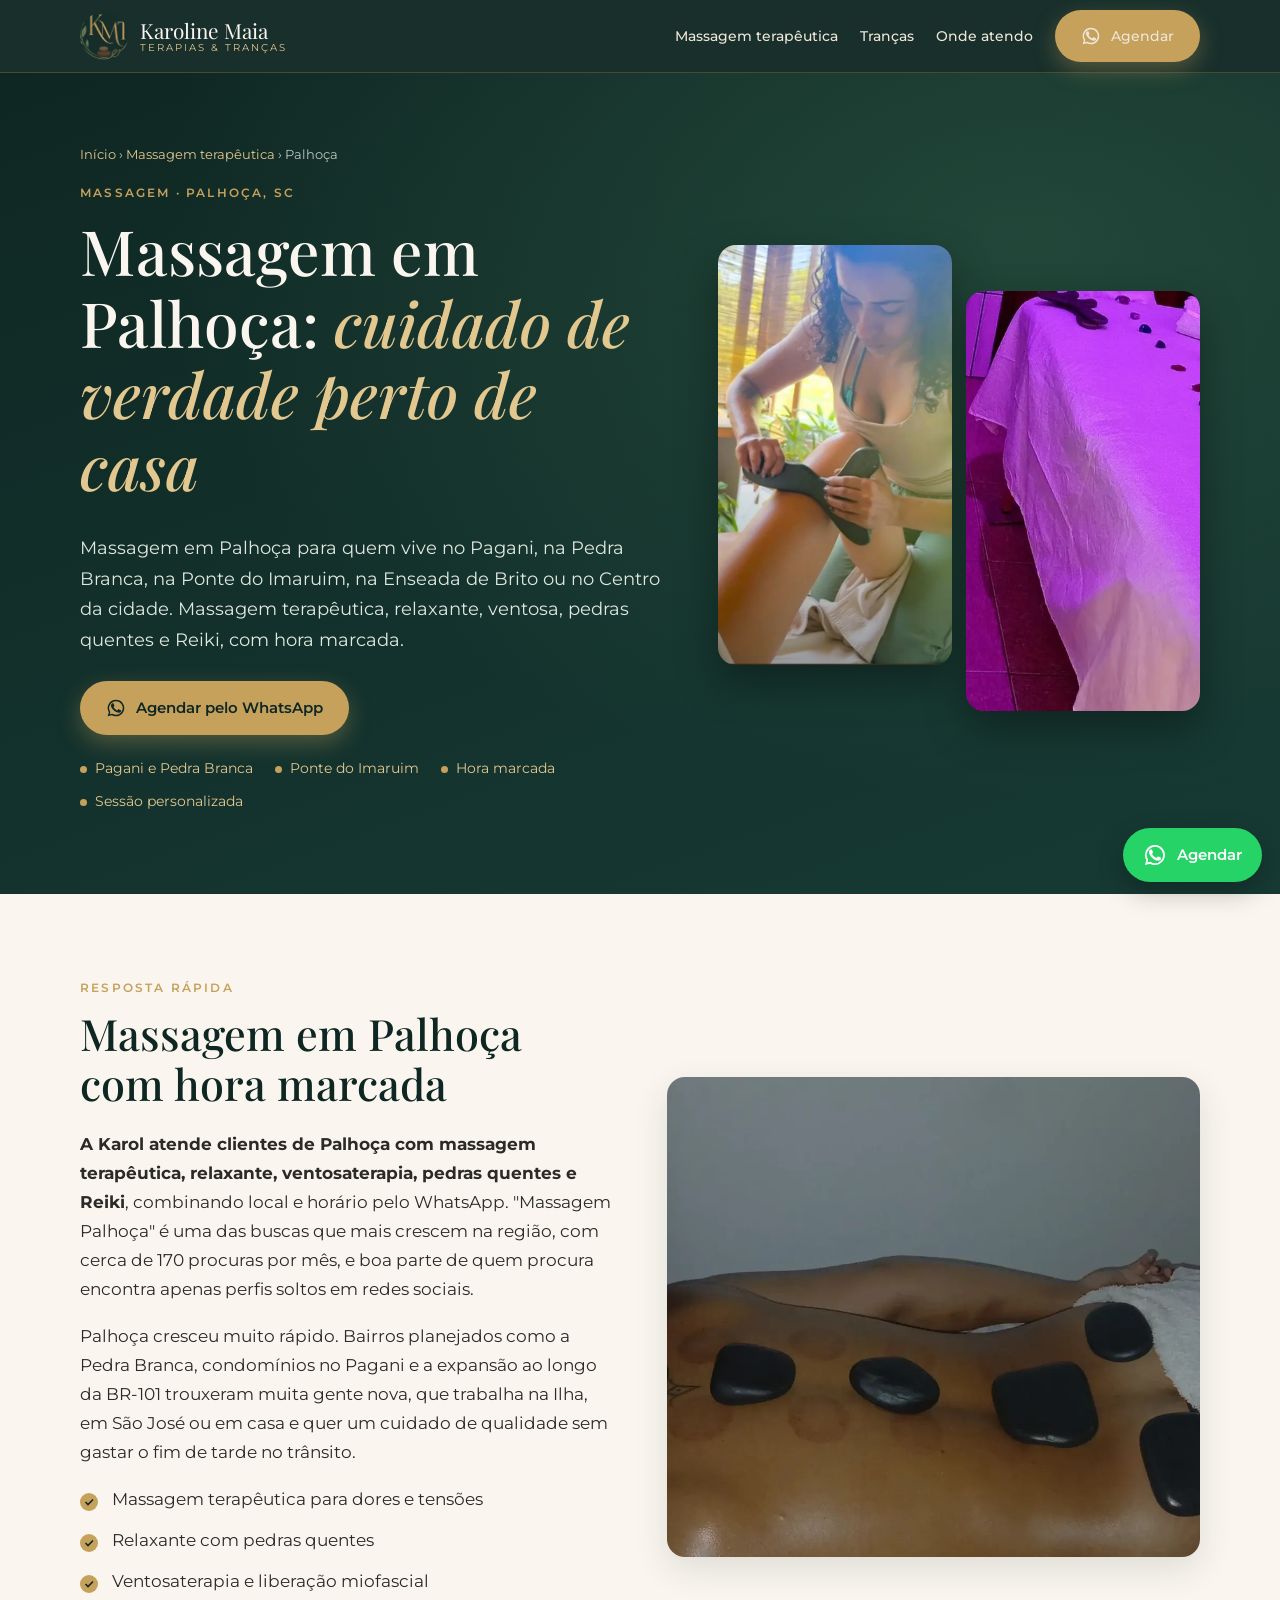
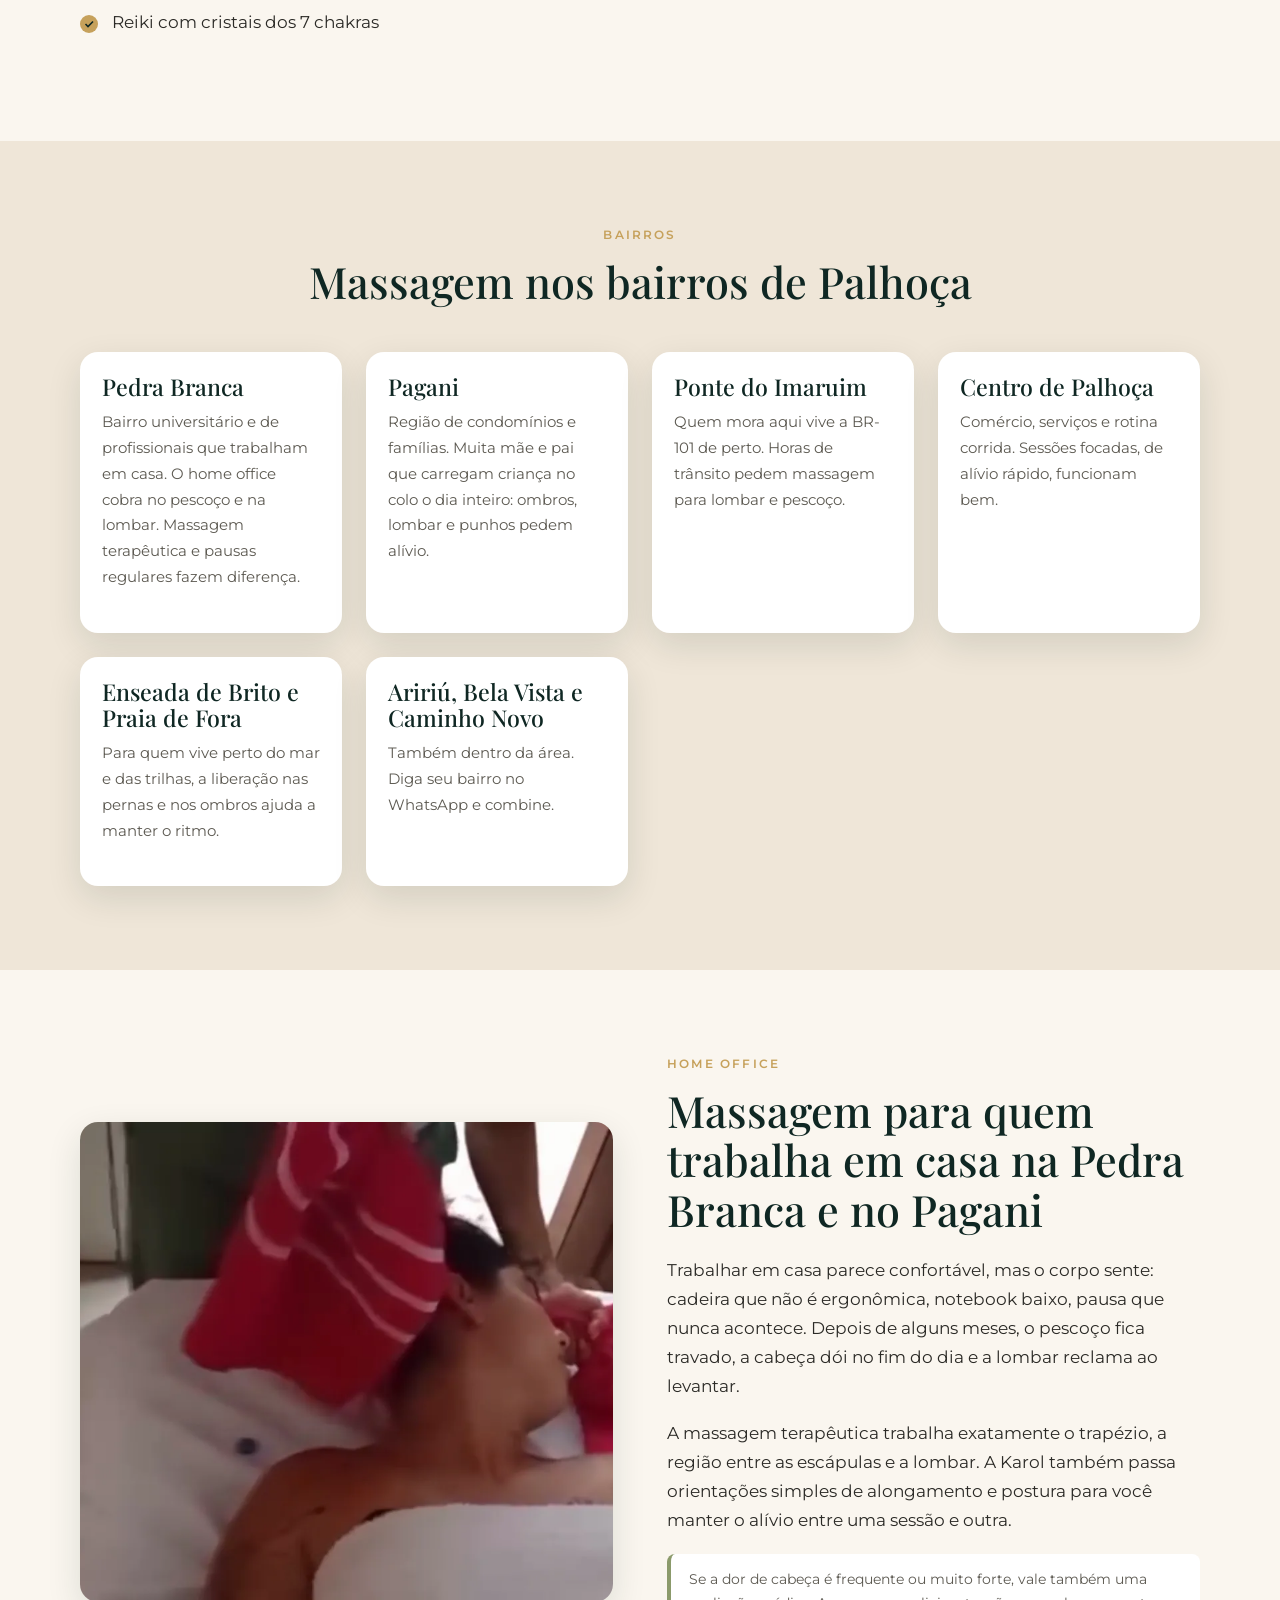
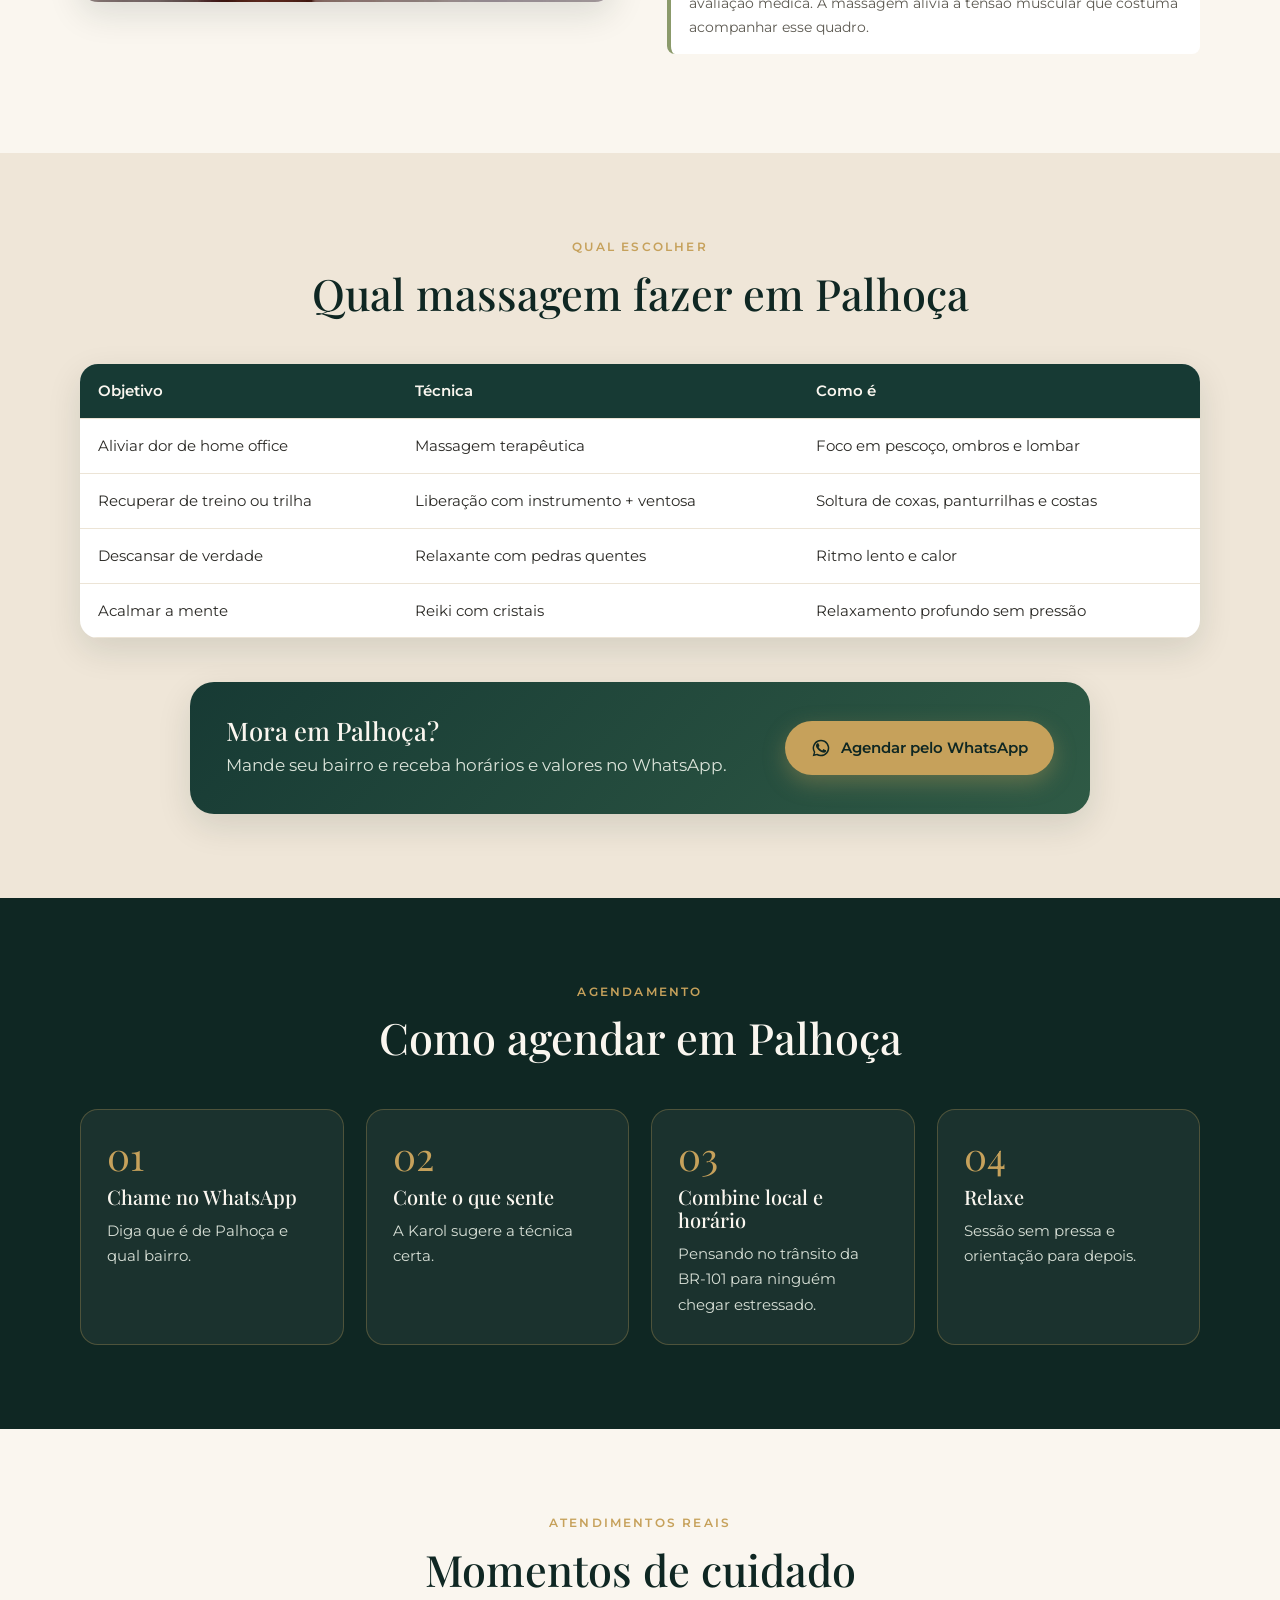
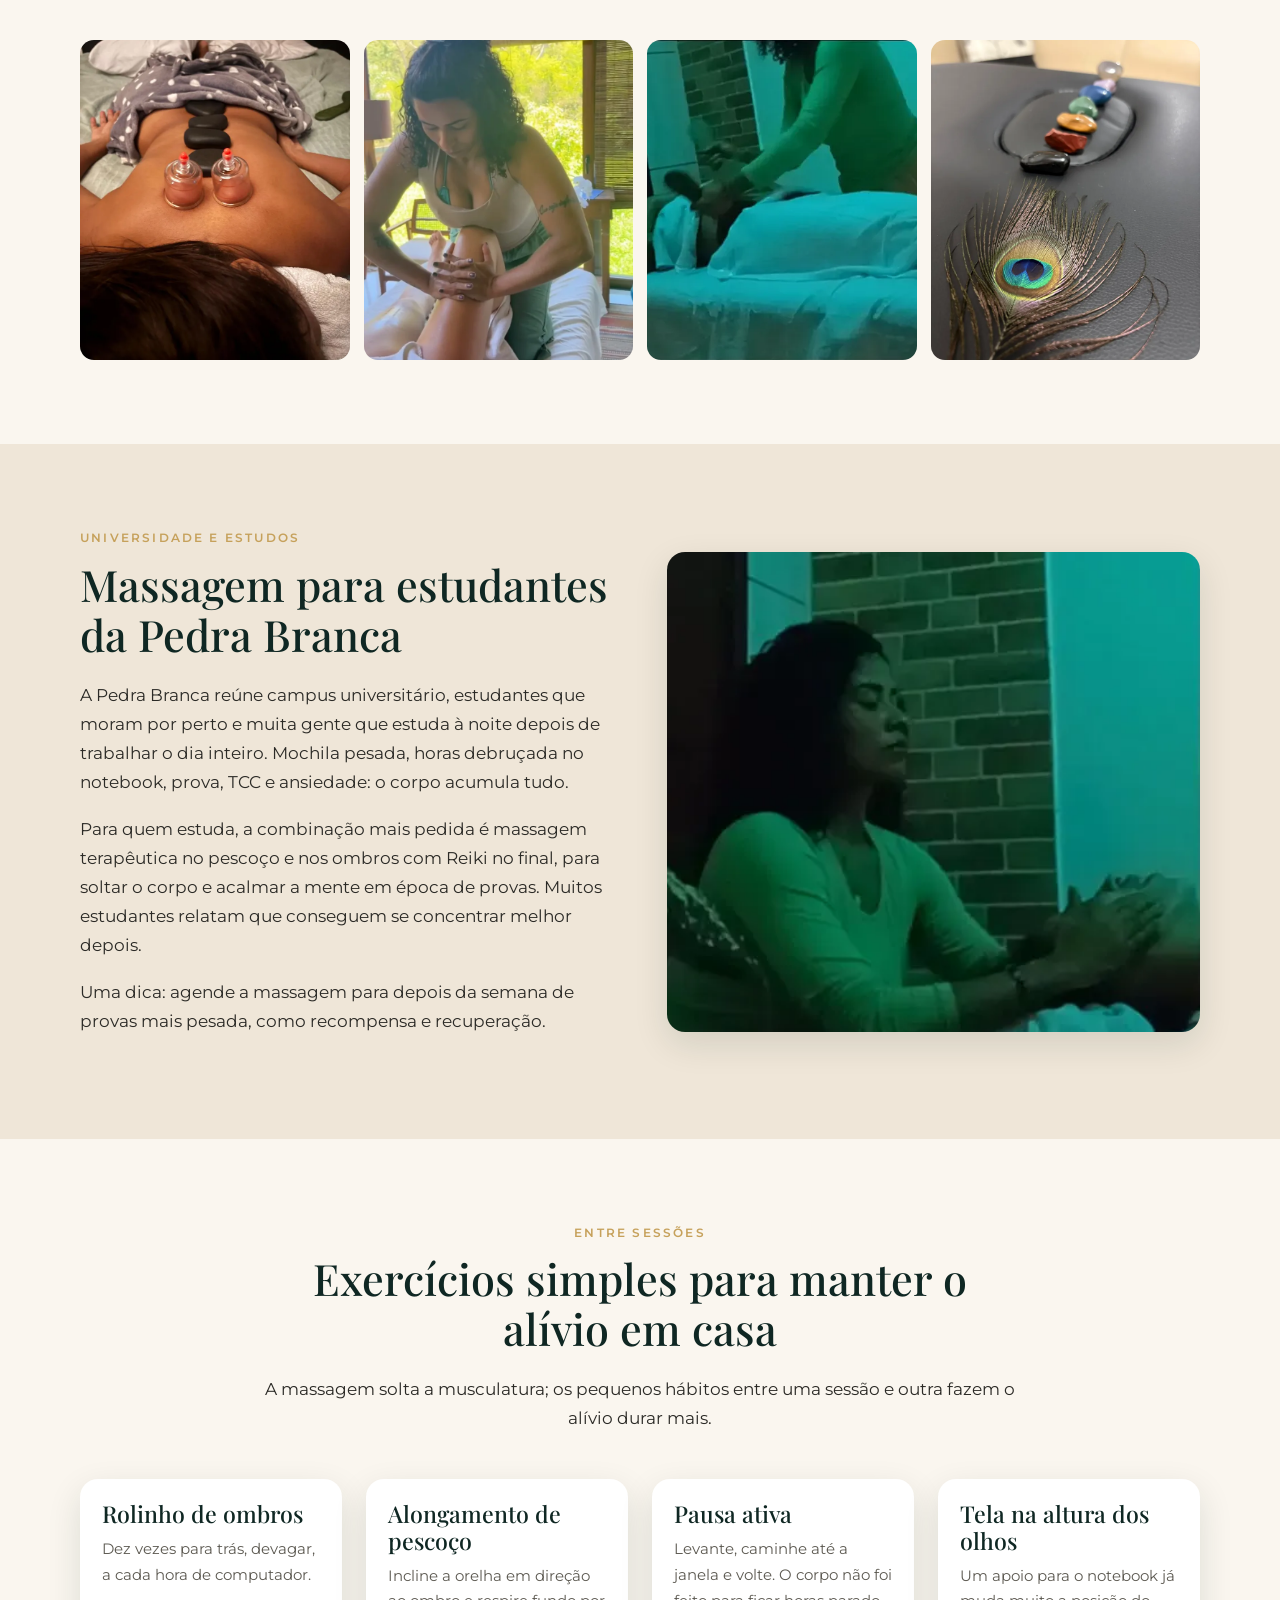
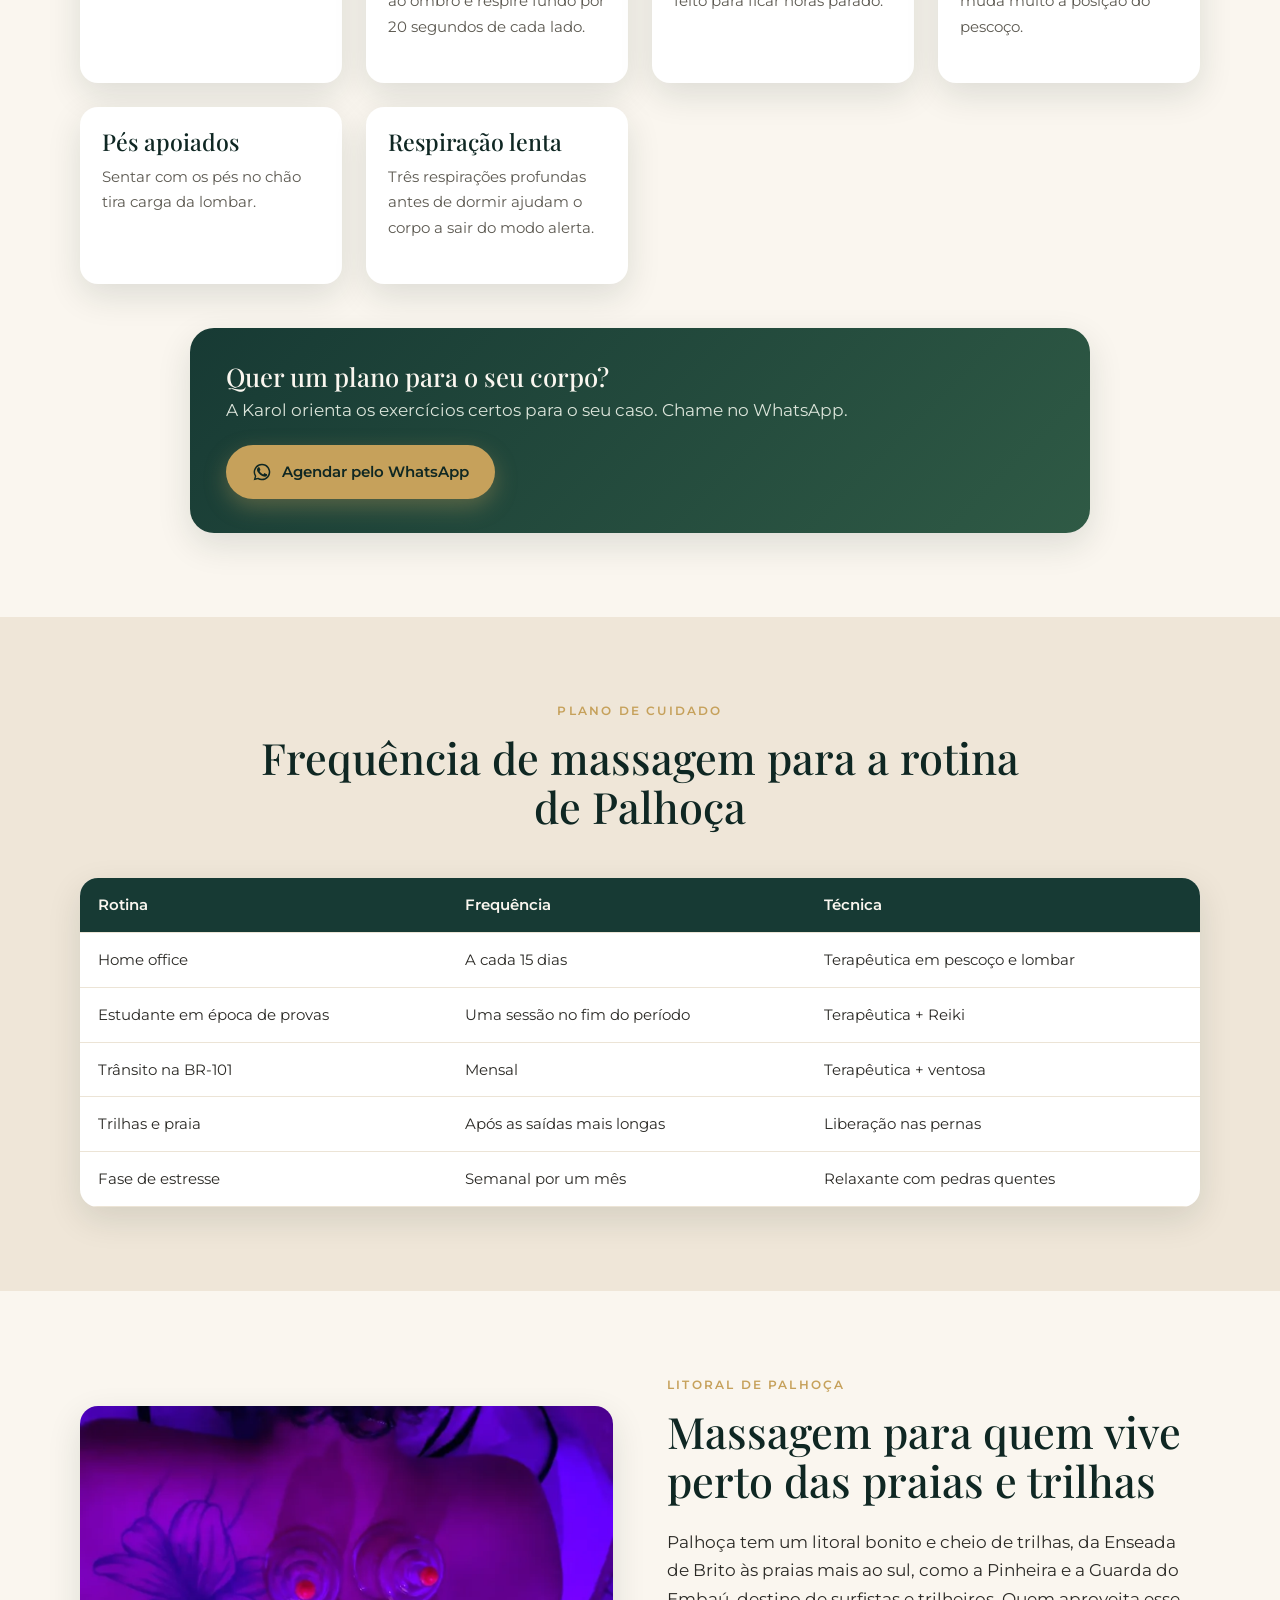
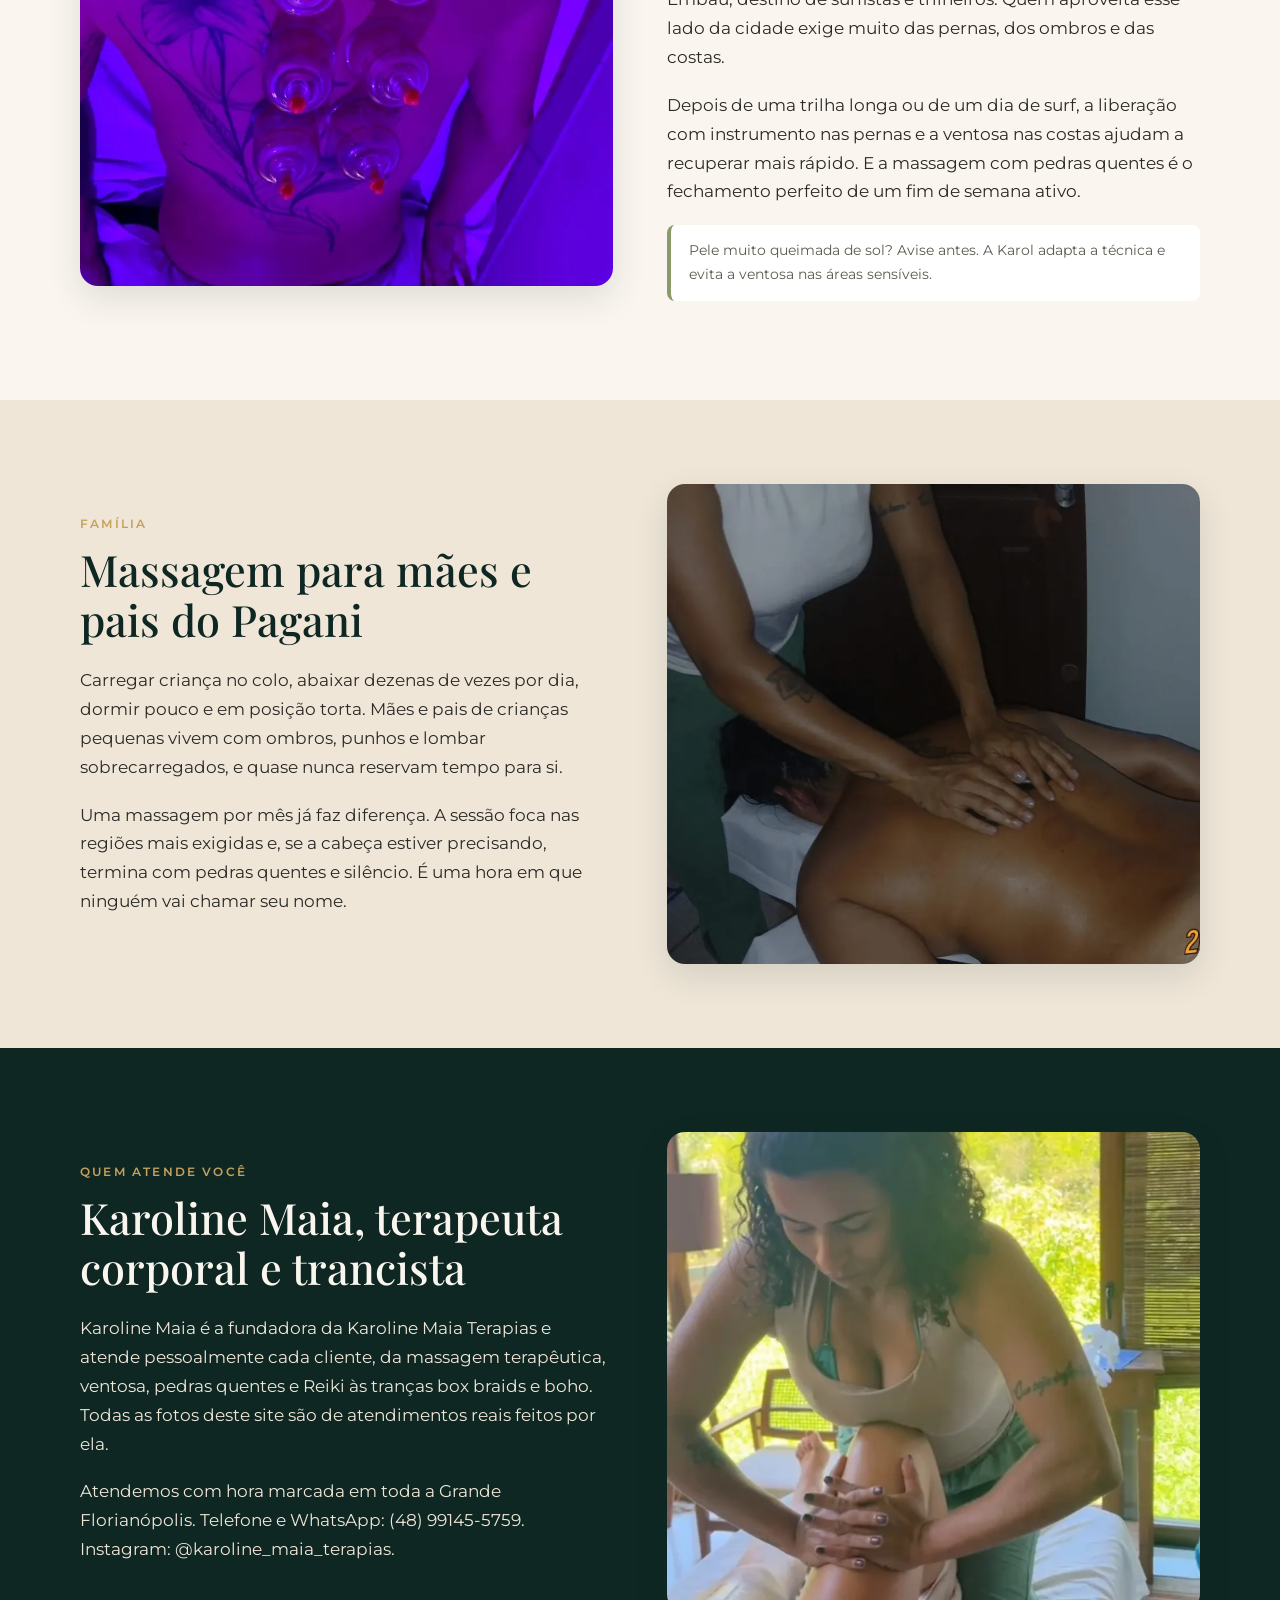
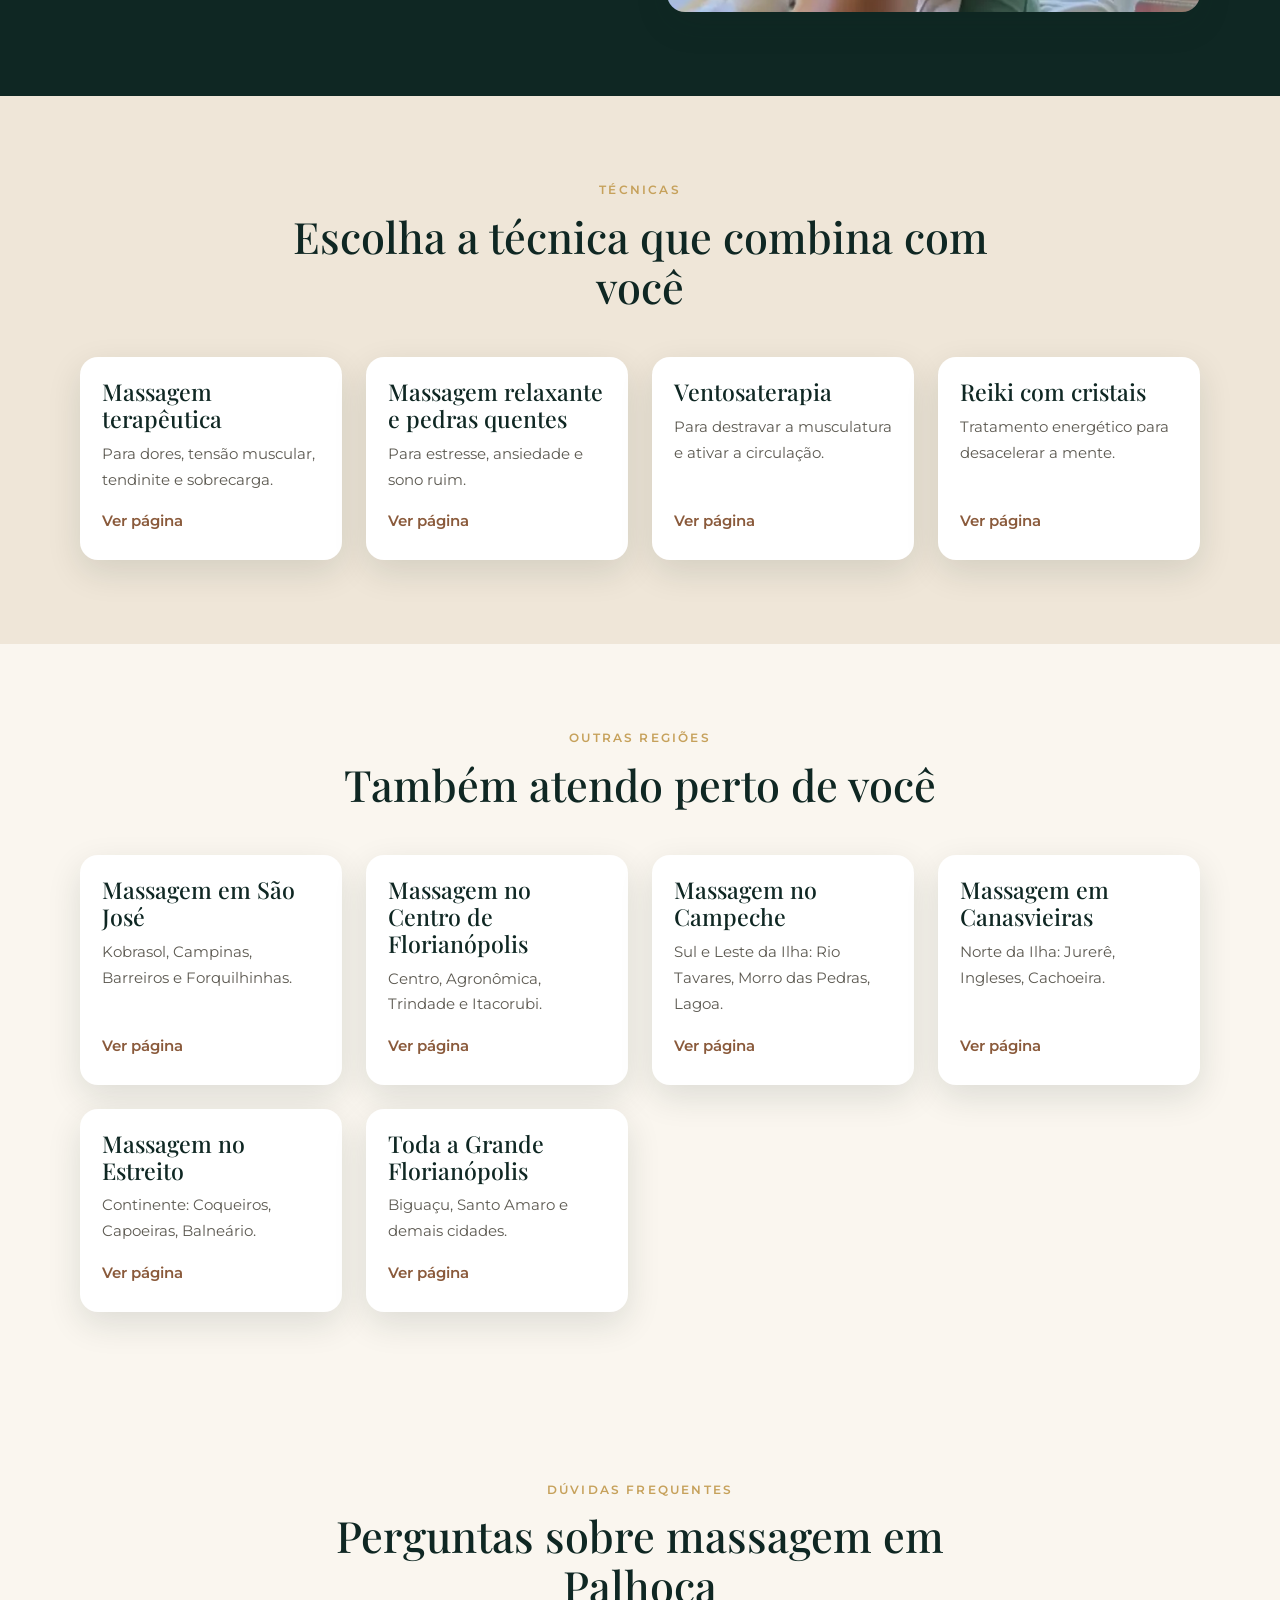
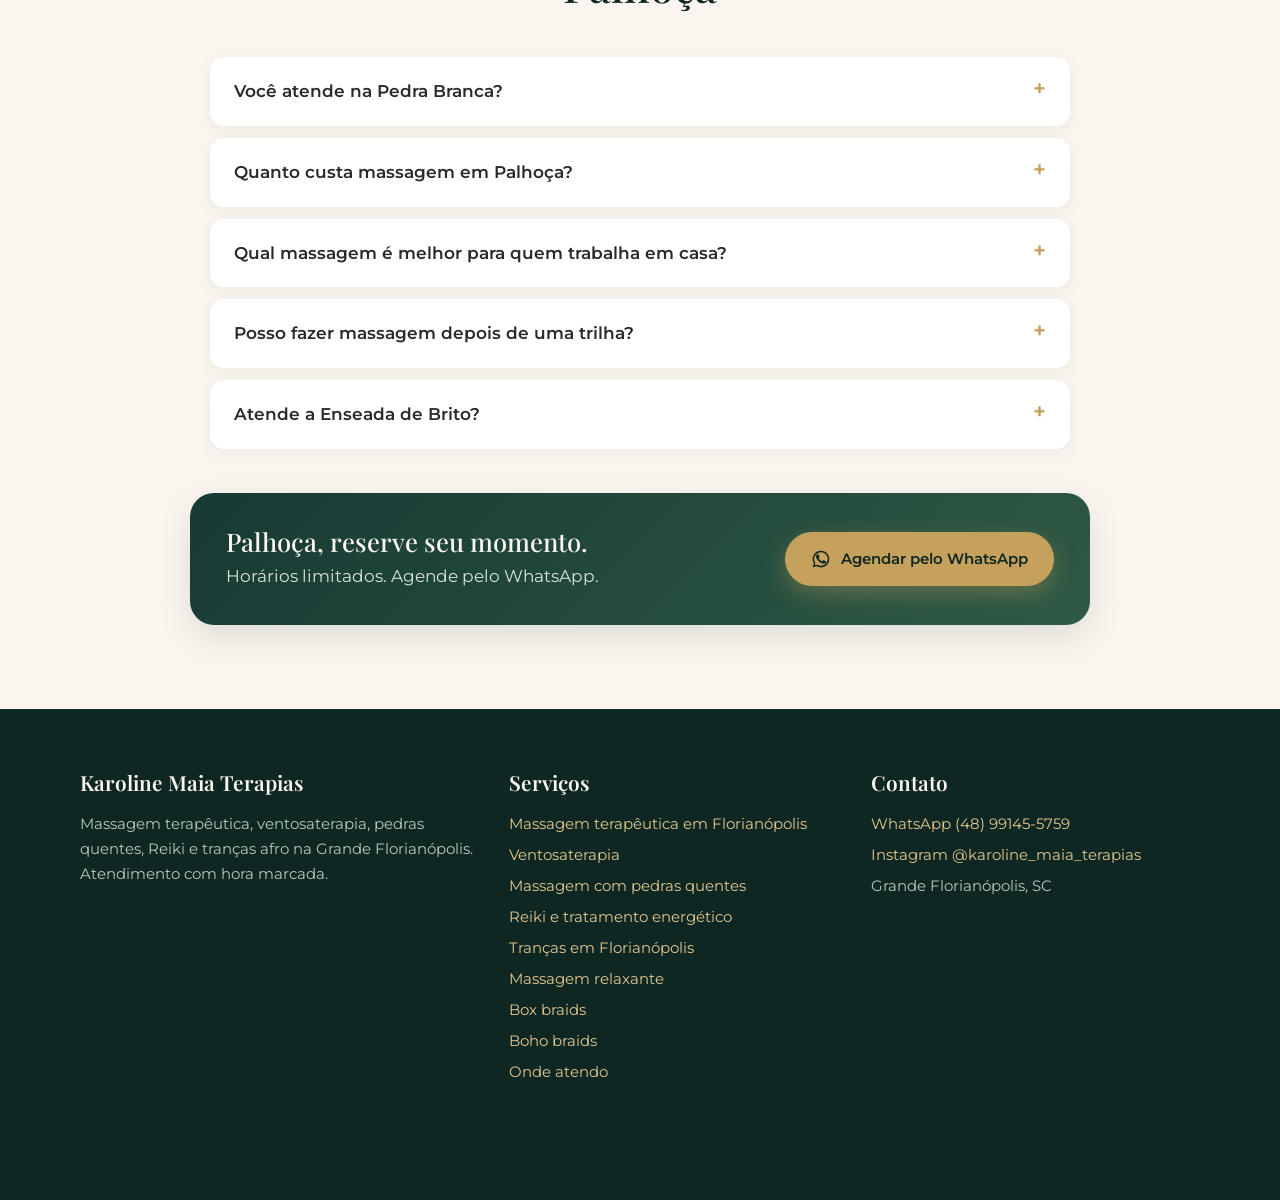
<file: massagem-palhoca/index.html>
<!doctype html>
<html lang="pt-BR">
<head>
<meta charset="utf-8">
<meta name="viewport" content="width=device-width,initial-scale=1">
<title>Massagem em Palhoça | Pagani, Pedra Branca e Imaruim</title>
<meta name="description" content="Massagem em Palhoça: terapêutica, relaxante, ventosa e pedras quentes para quem mora no Pagani, Pedra Branca e Ponte do Imaruim. Agende com a Karol.">
<link rel="canonical" href="https://karolinemaiaterapias.com.br/massagem-palhoca/">
<meta name="robots" content="noindex,nofollow">
<meta property="og:type" content="website"><meta property="og:locale" content="pt_BR">
<meta property="og:title" content="Massagem em Palhoça | Pagani, Pedra Branca e Imaruim"><meta property="og:description" content="Massagem em Palhoça: terapêutica, relaxante, ventosa e pedras quentes para quem mora no Pagani, Pedra Branca e Ponte do Imaruim. Agende com a Karol.">
<meta property="og:url" content="https://karolinemaiaterapias.com.br/massagem-palhoca/"><meta property="og:image" content="https://karolinemaiaterapias.com.br/img/karol-massagem-terapeutica-raspagem.webp">
<meta name="theme-color" content="#0f2723">
<link rel="icon" type="image/png" href="../img/favicon.png">
<link rel="preconnect" href="https://fonts.googleapis.com"><link rel="preconnect" href="https://fonts.gstatic.com" crossorigin>
<link href="https://fonts.googleapis.com/css2?family=Playfair+Display:ital,wght@0,500;0,600;1,500&family=Montserrat:wght@400;500;600&display=swap" rel="stylesheet">
<link rel="stylesheet" href="../style.css">

<script type="application/ld+json">{"@context": "https://schema.org", "@graph": [{"@type": "HealthAndBeautyBusiness", "@id": "https://karolinemaiaterapias.com.br/#negocio", "name": "Karoline Maia Terapias", "url": "https://karolinemaiaterapias.com.br/", "telephone": "+55 48 99145-5759", "image": "https://karolinemaiaterapias.com.br/img/karol-massagem-terapeutica-raspagem.webp", "logo": "https://karolinemaiaterapias.com.br/img/logo-kmt.webp", "sameAs": ["https://www.instagram.com/karoline_maia_terapias/"], "areaServed": [{"@type": "City", "name": "Florianópolis, SC"}, {"@type": "City", "name": "São José, SC"}, {"@type": "City", "name": "Palhoça, SC"}, {"@type": "City", "name": "Biguaçu, SC"}, {"@type": "City", "name": "Santo Amaro da Imperatriz, SC"}, {"@type": "City", "name": "Governador Celso Ramos, SC"}, {"@type": "City", "name": "Antônio Carlos, SC"}, {"@type": "City", "name": "Águas Mornas, SC"}, {"@type": "City", "name": "São Pedro de Alcântara, SC"}], "founder": {"@type": "Person", "name": "Karoline Maia"}, "knowsAbout": ["Massagem terapêutica", "Massagem relaxante", "Ventosaterapia", "Massagem com pedras quentes", "Reiki", "Box braids", "Tranças boho", "Tranças nagô"]}, {"@type": "Service", "name": "Massagem em Palhoça", "serviceType": "Massagem terapêutica", "provider": {"@id": "https://karolinemaiaterapias.com.br/#negocio"}, "url": "https://karolinemaiaterapias.com.br/massagem-palhoca/", "areaServed": [{"@type": "Place", "name": "Palhoça, SC"}, {"@type": "Place", "name": "Pagani"}, {"@type": "Place", "name": "Pedra Branca"}, {"@type": "Place", "name": "Ponte do Imaruim"}, {"@type": "Place", "name": "Centro de Palhoça"}, {"@type": "Place", "name": "Enseada de Brito"}, {"@type": "Place", "name": "Aririú"}]}, {"@type": "FAQPage", "mainEntity": [{"@type": "Question", "name": "Você atende na Pedra Branca?", "acceptedAnswer": {"@type": "Answer", "text": "Sim, a Pedra Branca e o Pagani estão entre os bairros atendidos. Local e horário são combinados pelo WhatsApp."}}, {"@type": "Question", "name": "Quanto custa massagem em Palhoça?", "acceptedAnswer": {"@type": "Answer", "text": "O valor depende da técnica e da duração. Chame no WhatsApp dizendo o que você precisa e receba o valor exato."}}, {"@type": "Question", "name": "Qual massagem é melhor para quem trabalha em casa?", "acceptedAnswer": {"@type": "Answer", "text": "A massagem terapêutica com foco em pescoço, ombros e lombar, que são as regiões mais afetadas pela postura do home office."}}, {"@type": "Question", "name": "Posso fazer massagem depois de uma trilha?", "acceptedAnswer": {"@type": "Answer", "text": "Pode, de preferência no dia seguinte. A liberação nas pernas ajuda muito na recuperação."}}, {"@type": "Question", "name": "Atende a Enseada de Brito?", "acceptedAnswer": {"@type": "Answer", "text": "Sim, também está na área de atendimento. Combine o local pelo WhatsApp."}}]}, {"@type": "BreadcrumbList", "itemListElement": [{"@type": "ListItem", "position": 1, "name": "Início", "item": "https://karolinemaiaterapias.com.br/"}, {"@type": "ListItem", "position": 2, "name": "Massagem terapêutica", "item": "https://karolinemaiaterapias.com.br/massagem-terapeutica-florianopolis/"}, {"@type": "ListItem", "position": 3, "name": "Palhoça", "item": "https://karolinemaiaterapias.com.br/massagem-palhoca/"}]}]}</script>
</head>
<body>
<header class="topo"><div class="wrap">
  <a class="marca" href=".././"><img src="../img/logo-kmt-emblema.webp" alt="Logo Karoline Maia Terapias" width="48" height="48" fetchpriority="high"><span>Karoline Maia<small>Terapias &amp; Tranças</small></span></a>
  <nav class="menu" aria-label="Principal">
    <a href="../massagem-terapeutica-florianopolis/">Massagem terapêutica</a>
    <a href="../trancas-florianopolis/">Tranças</a>
    <a href="../atendimento-grande-florianopolis/">Onde atendo</a>
    <a class="btn btn-ouro" href="https://wa.me/5548991455759?text=Ol%C3%A1%20Karol%21%20Vim%20pelo%20site%20e%20quero%20agendar%20um%20hor%C3%A1rio." target="_blank" rel="noopener" data-evt="whatsapp_click" data-local="header"><svg viewBox="0 0 24 24" fill="currentColor" aria-hidden="true"><path d="M17.5 14.4c-.3-.1-1.8-.9-2-1-.3-.1-.5-.1-.7.1-.2.3-.8 1-.9 1.2-.2.2-.3.2-.6.1-.3-.1-1.3-.5-2.4-1.5-.9-.8-1.5-1.8-1.7-2.1-.2-.3 0-.5.1-.6l.4-.5c.2-.2.2-.3.3-.5.1-.2 0-.4 0-.5l-.9-2.2c-.2-.6-.5-.5-.7-.5h-.6c-.2 0-.5.1-.8.4-.3.3-1 1-1 2.5s1.1 2.9 1.2 3.1c.1.2 2.1 3.2 5.1 4.5.7.3 1.3.5 1.7.6.7.2 1.4.2 1.9.1.6-.1 1.8-.7 2-1.4.2-.7.2-1.3.2-1.4-.1-.1-.3-.2-.6-.3zM12 2a10 10 0 0 0-8.6 15.1L2 22l5-1.3A10 10 0 1 0 12 2zm0 18.2c-1.5 0-3-.4-4.3-1.2l-.3-.2-3 .8.8-2.9-.2-.3A8.2 8.2 0 1 1 12 20.2z"/></svg>Agendar</a>
  </nav>
</div></header>
<main>

<section class="hero"><div class="wrap">
  <div>
    <nav class="migalhas" aria-label="Você está em"><a href="../">Início</a> › <a href="../massagem-terapeutica-florianopolis/">Massagem terapêutica</a> › Palhoça</nav>
    <span class="kicker">Massagem · Palhoça, SC</span>
    <h1>Massagem em Palhoça: <em>cuidado de verdade perto de casa</em></h1>
    <p class="lead">Massagem em Palhoça para quem vive no Pagani, na Pedra Branca, na Ponte do Imaruim, na Enseada de Brito ou no Centro da cidade. Massagem terapêutica, relaxante, ventosa, pedras quentes e Reiki, com hora marcada.</p>
    <div class="acoes"><a class="btn btn-ouro" href="https://wa.me/5548991455759?text=Ol%C3%A1%20Karol%21%20Vim%20pelo%20site%20e%20quero%20agendar%20uma%20massagem%20em%20Palho%C3%A7a." target="_blank" rel="noopener" data-evt="whatsapp_click" data-local="hero"><svg viewBox="0 0 24 24" fill="currentColor" aria-hidden="true"><path d="M17.5 14.4c-.3-.1-1.8-.9-2-1-.3-.1-.5-.1-.7.1-.2.3-.8 1-.9 1.2-.2.2-.3.2-.6.1-.3-.1-1.3-.5-2.4-1.5-.9-.8-1.5-1.8-1.7-2.1-.2-.3 0-.5.1-.6l.4-.5c.2-.2.2-.3.3-.5.1-.2 0-.4 0-.5l-.9-2.2c-.2-.6-.5-.5-.7-.5h-.6c-.2 0-.5.1-.8.4-.3.3-1 1-1 2.5s1.1 2.9 1.2 3.1c.1.2 2.1 3.2 5.1 4.5.7.3 1.3.5 1.7.6.7.2 1.4.2 1.9.1.6-.1 1.8-.7 2-1.4.2-.7.2-1.3.2-1.4-.1-.1-.3-.2-.6-.3zM12 2a10 10 0 0 0-8.6 15.1L2 22l5-1.3A10 10 0 1 0 12 2zm0 18.2c-1.5 0-3-.4-4.3-1.2l-.3-.2-3 .8.8-2.9-.2-.3A8.2 8.2 0 1 1 12 20.2z"/></svg>Agendar pelo WhatsApp</a></div>
    <ul class="selos"><li>Pagani e Pedra Branca</li><li>Ponte do Imaruim</li><li>Hora marcada</li><li>Sessão personalizada</li></ul>
  </div>
  <div class="hero-fotos">
    <img src="../img/karol-massagem-instrumento-perna.webp" alt="Karoline Maia fazendo massagem terapêutica na perna de cliente de Palhoça" width="754" height="1000" fetchpriority="high">
    <img src="../img/maca-pedras-quentes.webp" alt="Maca preparada com pedras quentes para massagem relaxante" width="720" height="600" fetchpriority="high">
  </div>
</div></section>
<section class=""><div class="wrap duas">
  <div><span class="kicker">Resposta rápida</span><h2>Massagem em Palhoça com hora marcada</h2><p><strong>A Karol atende clientes de Palhoça com massagem terapêutica, relaxante, ventosaterapia, pedras quentes e Reiki</strong>, combinando local e horário pelo WhatsApp. "Massagem Palhoça" é uma das buscas que mais crescem na região, com cerca de 170 procuras por mês, e boa parte de quem procura encontra apenas perfis soltos em redes sociais.</p><p>Palhoça cresceu muito rápido. Bairros planejados como a Pedra Branca, condomínios no Pagani e a expansão ao longo da BR-101 trouxeram muita gente nova, que trabalha na Ilha, em São José ou em casa e quer um cuidado de qualidade sem gastar o fim de tarde no trânsito.</p><ul class='check'><li>Massagem terapêutica para dores e tensões</li><li>Relaxante com pedras quentes</li><li>Ventosaterapia e liberação miofascial</li><li>Reiki com cristais dos 7 chakras</li></ul></div>
  <figure><img src="../img/pedras-quentes-lombar.webp" alt="Pedras quentes nas costas em massagem para cliente de Palhoça" width="1000" height="1000" loading="lazy" decoding="async"></figure>
</div></section><section class="sec-areia"><div class="wrap">
  <div class="centro"><span class="kicker">Bairros</span><h2>Massagem nos bairros de Palhoça</h2></div>
  <div class="cards"><div class="card"><div class="corpo"><h3>Pedra Branca</h3><p>Bairro universitário e de profissionais que trabalham em casa. O home office cobra no pescoço e na lombar. Massagem terapêutica e pausas regulares fazem diferença.</p></div></div><div class="card"><div class="corpo"><h3>Pagani</h3><p>Região de condomínios e famílias. Muita mãe e pai que carregam criança no colo o dia inteiro: ombros, lombar e punhos pedem alívio.</p></div></div><div class="card"><div class="corpo"><h3>Ponte do Imaruim</h3><p>Quem mora aqui vive a BR-101 de perto. Horas de trânsito pedem massagem para lombar e pescoço.</p></div></div><div class="card"><div class="corpo"><h3>Centro de Palhoça</h3><p>Comércio, serviços e rotina corrida. Sessões focadas, de alívio rápido, funcionam bem.</p></div></div><div class="card"><div class="corpo"><h3>Enseada de Brito e Praia de Fora</h3><p>Para quem vive perto do mar e das trilhas, a liberação nas pernas e nos ombros ajuda a manter o ritmo.</p></div></div><div class="card"><div class="corpo"><h3>Aririú, Bela Vista e Caminho Novo</h3><p>Também dentro da área. Diga seu bairro no WhatsApp e combine.</p></div></div></div>
</div></section><section class=""><div class="wrap duas inv">
  <div><span class="kicker">Home office</span><h2>Massagem para quem trabalha em casa na Pedra Branca e no Pagani</h2><p>Trabalhar em casa parece confortável, mas o corpo sente: cadeira que não é ergonômica, notebook baixo, pausa que nunca acontece. Depois de alguns meses, o pescoço fica travado, a cabeça dói no fim do dia e a lombar reclama ao levantar.</p><p>A massagem terapêutica trabalha exatamente o trapézio, a região entre as escápulas e a lombar. A Karol também passa orientações simples de alongamento e postura para você manter o alívio entre uma sessão e outra.</p><p class='aviso'>Se a dor de cabeça é frequente ou muito forte, vale também uma avaliação médica. A massagem alivia a tensão muscular que costuma acompanhar esse quadro.</p></div>
  <figure><img src="../img/massagem-pescoco-toalha.webp" alt="Massagem no pescoço e ombros com a cabeça apoiada na toalha" width="880" height="720" loading="lazy" decoding="async"></figure>
</div></section><section class="sec-areia"><div class="wrap">
  <div class="centro"><span class="kicker">Qual escolher</span><h2>Qual massagem fazer em Palhoça</h2></div>
  <div class="table-scroll"><table><thead><tr><th>Objetivo</th><th>Técnica</th><th>Como é</th></tr></thead><tbody><tr><td>Aliviar dor de home office</td><td>Massagem terapêutica</td><td>Foco em pescoço, ombros e lombar</td></tr><tr><td>Recuperar de treino ou trilha</td><td>Liberação com instrumento + ventosa</td><td>Soltura de coxas, panturrilhas e costas</td></tr><tr><td>Descansar de verdade</td><td>Relaxante com pedras quentes</td><td>Ritmo lento e calor</td></tr><tr><td>Acalmar a mente</td><td>Reiki com cristais</td><td>Relaxamento profundo sem pressão</td></tr></tbody></table></div><div class="cta-inline"><div><h3>Mora em Palhoça?</h3><p>Mande seu bairro e receba horários e valores no WhatsApp.</p></div><a class="btn btn-ouro" href="https://wa.me/5548991455759?text=Ol%C3%A1%20Karol%21%20Vim%20pelo%20site%20e%20quero%20agendar%20uma%20massagem%20em%20Palho%C3%A7a." target="_blank" rel="noopener" data-evt="whatsapp_click" data-local="inline"><svg viewBox="0 0 24 24" fill="currentColor" aria-hidden="true"><path d="M17.5 14.4c-.3-.1-1.8-.9-2-1-.3-.1-.5-.1-.7.1-.2.3-.8 1-.9 1.2-.2.2-.3.2-.6.1-.3-.1-1.3-.5-2.4-1.5-.9-.8-1.5-1.8-1.7-2.1-.2-.3 0-.5.1-.6l.4-.5c.2-.2.2-.3.3-.5.1-.2 0-.4 0-.5l-.9-2.2c-.2-.6-.5-.5-.7-.5h-.6c-.2 0-.5.1-.8.4-.3.3-1 1-1 2.5s1.1 2.9 1.2 3.1c.1.2 2.1 3.2 5.1 4.5.7.3 1.3.5 1.7.6.7.2 1.4.2 1.9.1.6-.1 1.8-.7 2-1.4.2-.7.2-1.3.2-1.4-.1-.1-.3-.2-.6-.3zM12 2a10 10 0 0 0-8.6 15.1L2 22l5-1.3A10 10 0 1 0 12 2zm0 18.2c-1.5 0-3-.4-4.3-1.2l-.3-.2-3 .8.8-2.9-.2-.3A8.2 8.2 0 1 1 12 20.2z"/></svg>Agendar pelo WhatsApp</a></div>
</div></section><section class="sec-verde"><div class="wrap">
  <div class="centro"><span class="kicker">Agendamento</span><h2>Como agendar em Palhoça</h2></div><div class="passos"><div class="passo"><h3>Chame no WhatsApp</h3><p>Diga que é de Palhoça e qual bairro.</p></div><div class="passo"><h3>Conte o que sente</h3><p>A Karol sugere a técnica certa.</p></div><div class="passo"><h3>Combine local e horário</h3><p>Pensando no trânsito da BR-101 para ninguém chegar estressado.</p></div><div class="passo"><h3>Relaxe</h3><p>Sessão sem pressa e orientação para depois.</p></div></div>
</div></section><section class=""><div class="wrap">
  <div class="centro"><span class="kicker">Atendimentos reais</span><h2>Momentos de cuidado</h2></div>
  <div class="galeria"><figure><img src="../img/ventosaterapia-pedras-quentes.webp" alt="Ventosa e pedras quentes combinadas" width="750" height="1000" loading="lazy" decoding="async"></figure><figure><img src="../img/karol-massagem-terapeutica-raspagem.webp" alt="Karoline Maia em massagem terapêutica com instrumento" width="663" height="1000" loading="lazy" decoding="async"></figure><figure><img src="../img/massagem-corpo-inteiro.webp" alt="Massagem relaxante de corpo inteiro" width="1000" height="474" loading="lazy" decoding="async"></figure><figure><img src="../img/reiki-cristais-7-chakras.webp" alt="Cristais dos 7 chakras usados no Reiki" width="750" height="1000" loading="lazy" decoding="async"></figure></div>
</div></section><section class="sec-areia"><div class="wrap duas">
  <div><span class="kicker">Universidade e estudos</span><h2>Massagem para estudantes da Pedra Branca</h2><p>A Pedra Branca reúne campus universitário, estudantes que moram por perto e muita gente que estuda à noite depois de trabalhar o dia inteiro. Mochila pesada, horas debruçada no notebook, prova, TCC e ansiedade: o corpo acumula tudo.</p><p>Para quem estuda, a combinação mais pedida é massagem terapêutica no pescoço e nos ombros com Reiki no final, para soltar o corpo e acalmar a mente em época de provas. Muitos estudantes relatam que conseguem se concentrar melhor depois.</p><p>Uma dica: agende a massagem para depois da semana de provas mais pesada, como recompensa e recuperação.</p></div>
  <figure><img src="../img/karol-reiki-cabeca.webp" alt="Reiki para aliviar a ansiedade de estudantes" width="470" height="870" loading="lazy" decoding="async"></figure>
</div></section><section class=""><div class="wrap">
  <div class="centro"><span class="kicker">Entre sessões</span><h2>Exercícios simples para manter o alívio em casa</h2><p>A massagem solta a musculatura; os pequenos hábitos entre uma sessão e outra fazem o alívio durar mais.</p></div>
  <div class="cards"><div class="card"><div class="corpo"><h3>Rolinho de ombros</h3><p>Dez vezes para trás, devagar, a cada hora de computador.</p></div></div><div class="card"><div class="corpo"><h3>Alongamento de pescoço</h3><p>Incline a orelha em direção ao ombro e respire fundo por 20 segundos de cada lado.</p></div></div><div class="card"><div class="corpo"><h3>Pausa ativa</h3><p>Levante, caminhe até a janela e volte. O corpo não foi feito para ficar horas parado.</p></div></div><div class="card"><div class="corpo"><h3>Tela na altura dos olhos</h3><p>Um apoio para o notebook já muda muito a posição do pescoço.</p></div></div><div class="card"><div class="corpo"><h3>Pés apoiados</h3><p>Sentar com os pés no chão tira carga da lombar.</p></div></div><div class="card"><div class="corpo"><h3>Respiração lenta</h3><p>Três respirações profundas antes de dormir ajudam o corpo a sair do modo alerta.</p></div></div></div><div class="cta-inline"><div><h3>Quer um plano para o seu corpo?</h3><p>A Karol orienta os exercícios certos para o seu caso. Chame no WhatsApp.</p></div><a class="btn btn-ouro" href="https://wa.me/5548991455759?text=Ol%C3%A1%20Karol%21%20Vim%20pelo%20site%20e%20quero%20agendar%20uma%20massagem%20em%20Palho%C3%A7a." target="_blank" rel="noopener" data-evt="whatsapp_click" data-local="inline"><svg viewBox="0 0 24 24" fill="currentColor" aria-hidden="true"><path d="M17.5 14.4c-.3-.1-1.8-.9-2-1-.3-.1-.5-.1-.7.1-.2.3-.8 1-.9 1.2-.2.2-.3.2-.6.1-.3-.1-1.3-.5-2.4-1.5-.9-.8-1.5-1.8-1.7-2.1-.2-.3 0-.5.1-.6l.4-.5c.2-.2.2-.3.3-.5.1-.2 0-.4 0-.5l-.9-2.2c-.2-.6-.5-.5-.7-.5h-.6c-.2 0-.5.1-.8.4-.3.3-1 1-1 2.5s1.1 2.9 1.2 3.1c.1.2 2.1 3.2 5.1 4.5.7.3 1.3.5 1.7.6.7.2 1.4.2 1.9.1.6-.1 1.8-.7 2-1.4.2-.7.2-1.3.2-1.4-.1-.1-.3-.2-.6-.3zM12 2a10 10 0 0 0-8.6 15.1L2 22l5-1.3A10 10 0 1 0 12 2zm0 18.2c-1.5 0-3-.4-4.3-1.2l-.3-.2-3 .8.8-2.9-.2-.3A8.2 8.2 0 1 1 12 20.2z"/></svg>Agendar pelo WhatsApp</a></div>
</div></section><section class="sec-areia"><div class="wrap">
  <div class="centro"><span class="kicker">Plano de cuidado</span><h2>Frequência de massagem para a rotina de Palhoça</h2></div>
  <div class="table-scroll"><table><thead><tr><th>Rotina</th><th>Frequência</th><th>Técnica</th></tr></thead><tbody><tr><td>Home office</td><td>A cada 15 dias</td><td>Terapêutica em pescoço e lombar</td></tr><tr><td>Estudante em época de provas</td><td>Uma sessão no fim do período</td><td>Terapêutica + Reiki</td></tr><tr><td>Trânsito na BR-101</td><td>Mensal</td><td>Terapêutica + ventosa</td></tr><tr><td>Trilhas e praia</td><td>Após as saídas mais longas</td><td>Liberação nas pernas</td></tr><tr><td>Fase de estresse</td><td>Semanal por um mês</td><td>Relaxante com pedras quentes</td></tr></tbody></table></div>
</div></section><section class=""><div class="wrap duas inv">
  <div><span class="kicker">Litoral de Palhoça</span><h2>Massagem para quem vive perto das praias e trilhas</h2><p>Palhoça tem um litoral bonito e cheio de trilhas, da Enseada de Brito às praias mais ao sul, como a Pinheira e a Guarda do Embaú, destino de surfistas e trilheiros. Quem aproveita esse lado da cidade exige muito das pernas, dos ombros e das costas.</p><p>Depois de uma trilha longa ou de um dia de surf, a liberação com instrumento nas pernas e a ventosa nas costas ajudam a recuperar mais rápido. E a massagem com pedras quentes é o fechamento perfeito de um fim de semana ativo.</p><p class='aviso'>Pele muito queimada de sol? Avise antes. A Karol adapta a técnica e evita a ventosa nas áreas sensíveis.</p></div>
  <figure><img src="../img/ventosaterapia-costas.webp" alt="Ventosaterapia para recuperação depois do surf" width="740" height="1000" loading="lazy" decoding="async"></figure>
</div></section><section class="sec-areia"><div class="wrap duas">
  <div><span class="kicker">Família</span><h2>Massagem para mães e pais do Pagani</h2><p>Carregar criança no colo, abaixar dezenas de vezes por dia, dormir pouco e em posição torta. Mães e pais de crianças pequenas vivem com ombros, punhos e lombar sobrecarregados, e quase nunca reservam tempo para si.</p><p>Uma massagem por mês já faz diferença. A sessão foca nas regiões mais exigidas e, se a cabeça estiver precisando, termina com pedras quentes e silêncio. É uma hora em que ninguém vai chamar seu nome.</p></div>
  <figure><img src="../img/massagem-maos-costas.webp" alt="Massagem nas costas para aliviar a sobrecarga de quem cuida de criança" width="947" height="930" loading="lazy" decoding="async"></figure>
</div></section><section class="sec-verde"><div class="wrap duas">
  <div><span class="kicker">Quem atende você</span><h2>Karoline Maia, terapeuta corporal e trancista</h2><p>Karoline Maia é a fundadora da Karoline Maia Terapias e atende pessoalmente cada cliente, da massagem terapêutica, ventosa, pedras quentes e Reiki às tranças box braids e boho. Todas as fotos deste site são de atendimentos reais feitos por ela.</p><p>Atendemos com hora marcada em toda a Grande Florianópolis. Telefone e WhatsApp: (48) 99145-5759. Instagram: @karoline_maia_terapias.</p></div>
  <figure><img src="../img/karol-massagem-terapeutica-raspagem.webp" alt="Karoline Maia, fundadora da Karoline Maia Terapias" width="663" height="1000" loading="lazy" decoding="async"></figure>
</div></section><section class="sec-areia"><div class="wrap">
  <div class="centro"><span class="kicker">Técnicas</span><h2>Escolha a técnica que combina com você</h2></div>
  <div class="cards"><a class="card" href="../massagem-terapeutica-florianopolis/" data-evt="cta_click" data-local="interlink"><div class="corpo"><h3>Massagem terapêutica</h3><p>Para dores, tensão muscular, tendinite e sobrecarga.</p><span class="mais">Ver página</span></div></a><a class="card" href="../massagem-relaxante-florianopolis/" data-evt="cta_click" data-local="interlink"><div class="corpo"><h3>Massagem relaxante e pedras quentes</h3><p>Para estresse, ansiedade e sono ruim.</p><span class="mais">Ver página</span></div></a><a class="card" href="../ventosaterapia-florianopolis/" data-evt="cta_click" data-local="interlink"><div class="corpo"><h3>Ventosaterapia</h3><p>Para destravar a musculatura e ativar a circulação.</p><span class="mais">Ver página</span></div></a><a class="card" href="../reiki-florianopolis/" data-evt="cta_click" data-local="interlink"><div class="corpo"><h3>Reiki com cristais</h3><p>Tratamento energético para desacelerar a mente.</p><span class="mais">Ver página</span></div></a></div>
</div></section><section class=""><div class="wrap">
  <div class="centro"><span class="kicker">Outras regiões</span><h2>Também atendo perto de você</h2></div>
  <div class="cards"><a class="card" href="../massagem-sao-jose-sc/" data-evt="cta_click" data-local="interlink"><div class="corpo"><h3>Massagem em São José</h3><p>Kobrasol, Campinas, Barreiros e Forquilhinhas.</p><span class="mais">Ver página</span></div></a><a class="card" href="../massagem-centro-florianopolis/" data-evt="cta_click" data-local="interlink"><div class="corpo"><h3>Massagem no Centro de Florianópolis</h3><p>Centro, Agronômica, Trindade e Itacorubi.</p><span class="mais">Ver página</span></div></a><a class="card" href="../massagem-campeche/" data-evt="cta_click" data-local="interlink"><div class="corpo"><h3>Massagem no Campeche</h3><p>Sul e Leste da Ilha: Rio Tavares, Morro das Pedras, Lagoa.</p><span class="mais">Ver página</span></div></a><a class="card" href="../massagem-canasvieiras/" data-evt="cta_click" data-local="interlink"><div class="corpo"><h3>Massagem em Canasvieiras</h3><p>Norte da Ilha: Jurerê, Ingleses, Cachoeira.</p><span class="mais">Ver página</span></div></a><a class="card" href="../massagem-estreito/" data-evt="cta_click" data-local="interlink"><div class="corpo"><h3>Massagem no Estreito</h3><p>Continente: Coqueiros, Capoeiras, Balneário.</p><span class="mais">Ver página</span></div></a><a class="card" href="../atendimento-grande-florianopolis/" data-evt="cta_click" data-local="interlink"><div class="corpo"><h3>Toda a Grande Florianópolis</h3><p>Biguaçu, Santo Amaro e demais cidades.</p><span class="mais">Ver página</span></div></a></div>
</div></section>
<section><div class="wrap">
  <div class="centro"><span class="kicker">Dúvidas frequentes</span><h2>Perguntas sobre massagem em Palhoça</h2></div>
  <div class="faq"><details><summary>Você atende na Pedra Branca?</summary><p>Sim, a Pedra Branca e o Pagani estão entre os bairros atendidos. Local e horário são combinados pelo WhatsApp.</p></details><details><summary>Quanto custa massagem em Palhoça?</summary><p>O valor depende da técnica e da duração. Chame no WhatsApp dizendo o que você precisa e receba o valor exato.</p></details><details><summary>Qual massagem é melhor para quem trabalha em casa?</summary><p>A massagem terapêutica com foco em pescoço, ombros e lombar, que são as regiões mais afetadas pela postura do home office.</p></details><details><summary>Posso fazer massagem depois de uma trilha?</summary><p>Pode, de preferência no dia seguinte. A liberação nas pernas ajuda muito na recuperação.</p></details><details><summary>Atende a Enseada de Brito?</summary><p>Sim, também está na área de atendimento. Combine o local pelo WhatsApp.</p></details></div>
  <div class="cta-inline"><div><h3>Palhoça, reserve seu momento.</h3><p>Horários limitados. Agende pelo WhatsApp.</p></div><a class="btn btn-ouro" href="https://wa.me/5548991455759?text=Ol%C3%A1%20Karol%21%20Vim%20pelo%20site%20e%20quero%20agendar%20uma%20massagem%20em%20Palho%C3%A7a." target="_blank" rel="noopener" data-evt="whatsapp_click" data-local="final"><svg viewBox="0 0 24 24" fill="currentColor" aria-hidden="true"><path d="M17.5 14.4c-.3-.1-1.8-.9-2-1-.3-.1-.5-.1-.7.1-.2.3-.8 1-.9 1.2-.2.2-.3.2-.6.1-.3-.1-1.3-.5-2.4-1.5-.9-.8-1.5-1.8-1.7-2.1-.2-.3 0-.5.1-.6l.4-.5c.2-.2.2-.3.3-.5.1-.2 0-.4 0-.5l-.9-2.2c-.2-.6-.5-.5-.7-.5h-.6c-.2 0-.5.1-.8.4-.3.3-1 1-1 2.5s1.1 2.9 1.2 3.1c.1.2 2.1 3.2 5.1 4.5.7.3 1.3.5 1.7.6.7.2 1.4.2 1.9.1.6-.1 1.8-.7 2-1.4.2-.7.2-1.3.2-1.4-.1-.1-.3-.2-.6-.3zM12 2a10 10 0 0 0-8.6 15.1L2 22l5-1.3A10 10 0 1 0 12 2zm0 18.2c-1.5 0-3-.4-4.3-1.2l-.3-.2-3 .8.8-2.9-.2-.3A8.2 8.2 0 1 1 12 20.2z"/></svg>Agendar pelo WhatsApp</a></div>
</div></section>

</main>
<footer><div class="wrap">
  <div><h4>Karoline Maia Terapias</h4><p>Massagem terapêutica, ventosaterapia, pedras quentes, Reiki e tranças afro na Grande Florianópolis. Atendimento com hora marcada.</p></div>
  <div><h4>Serviços</h4><ul>
    <li><a href="../massagem-terapeutica-florianopolis/">Massagem terapêutica em Florianópolis</a></li>
    <li><a href="../ventosaterapia-florianopolis/">Ventosaterapia</a></li>
    <li><a href="../massagem-relaxante-florianopolis/">Massagem com pedras quentes</a></li>
    <li><a href="../reiki-florianopolis/">Reiki e tratamento energético</a></li>
    <li><a href="../trancas-florianopolis/">Tranças em Florianópolis</a></li>
    <li><a href="../massagem-relaxante-florianopolis/">Massagem relaxante</a></li>
    <li><a href="../box-braids-florianopolis/">Box braids</a></li>
    <li><a href="../boho-braids-florianopolis/">Boho braids</a></li>
    <li><a href="../atendimento-grande-florianopolis/">Onde atendo</a></li>
  </ul></div>
  <div><h4>Contato</h4><ul>
    <li><a href="https://wa.me/5548991455759?text=Ol%C3%A1%20Karol%21%20Vim%20pelo%20site." target="_blank" rel="noopener" data-evt="whatsapp_click" data-local="footer">WhatsApp (48) 99145-5759</a></li>
    <li><a href="https://www.instagram.com/karoline_maia_terapias/" target="_blank" rel="noopener" data-evt="outbound_click">Instagram @karoline_maia_terapias</a></li>
    <li>Grande Florianópolis, SC</li>
  </ul></div>
</div></footer>
<a class="wa-flutua" href="https://wa.me/5548991455759?text=Ol%C3%A1%20Karol%21%20Vim%20pelo%20site%20e%20quero%20agendar." target="_blank" rel="noopener" data-evt="whatsapp_click" data-local="flutuante" aria-label="Agendar pelo WhatsApp"><svg viewBox="0 0 24 24" fill="currentColor" aria-hidden="true"><path d="M17.5 14.4c-.3-.1-1.8-.9-2-1-.3-.1-.5-.1-.7.1-.2.3-.8 1-.9 1.2-.2.2-.3.2-.6.1-.3-.1-1.3-.5-2.4-1.5-.9-.8-1.5-1.8-1.7-2.1-.2-.3 0-.5.1-.6l.4-.5c.2-.2.2-.3.3-.5.1-.2 0-.4 0-.5l-.9-2.2c-.2-.6-.5-.5-.7-.5h-.6c-.2 0-.5.1-.8.4-.3.3-1 1-1 2.5s1.1 2.9 1.2 3.1c.1.2 2.1 3.2 5.1 4.5.7.3 1.3.5 1.7.6.7.2 1.4.2 1.9.1.6-.1 1.8-.7 2-1.4.2-.7.2-1.3.2-1.4-.1-.1-.3-.2-.6-.3zM12 2a10 10 0 0 0-8.6 15.1L2 22l5-1.3A10 10 0 1 0 12 2zm0 18.2c-1.5 0-3-.4-4.3-1.2l-.3-.2-3 .8.8-2.9-.2-.3A8.2 8.2 0 1 1 12 20.2z"/></svg><span>Agendar</span></a>
<script>
document.addEventListener('click',function(e){var a=e.target.closest('[data-evt]');if(!a)return;var p={page:location.pathname,local:a.dataset.local||'',link_text:(a.textContent||'').trim().slice(0,60)};
window.dataLayer=window.dataLayer||[];window.dataLayer.push(Object.assign({event:a.dataset.evt},p));
if(typeof gtag==='function'){gtag('event',a.dataset.evt,p);if(a.dataset.evt==='whatsapp_click')gtag('event','cta_click',p);}});
</script>
</body>
</html>
</file>
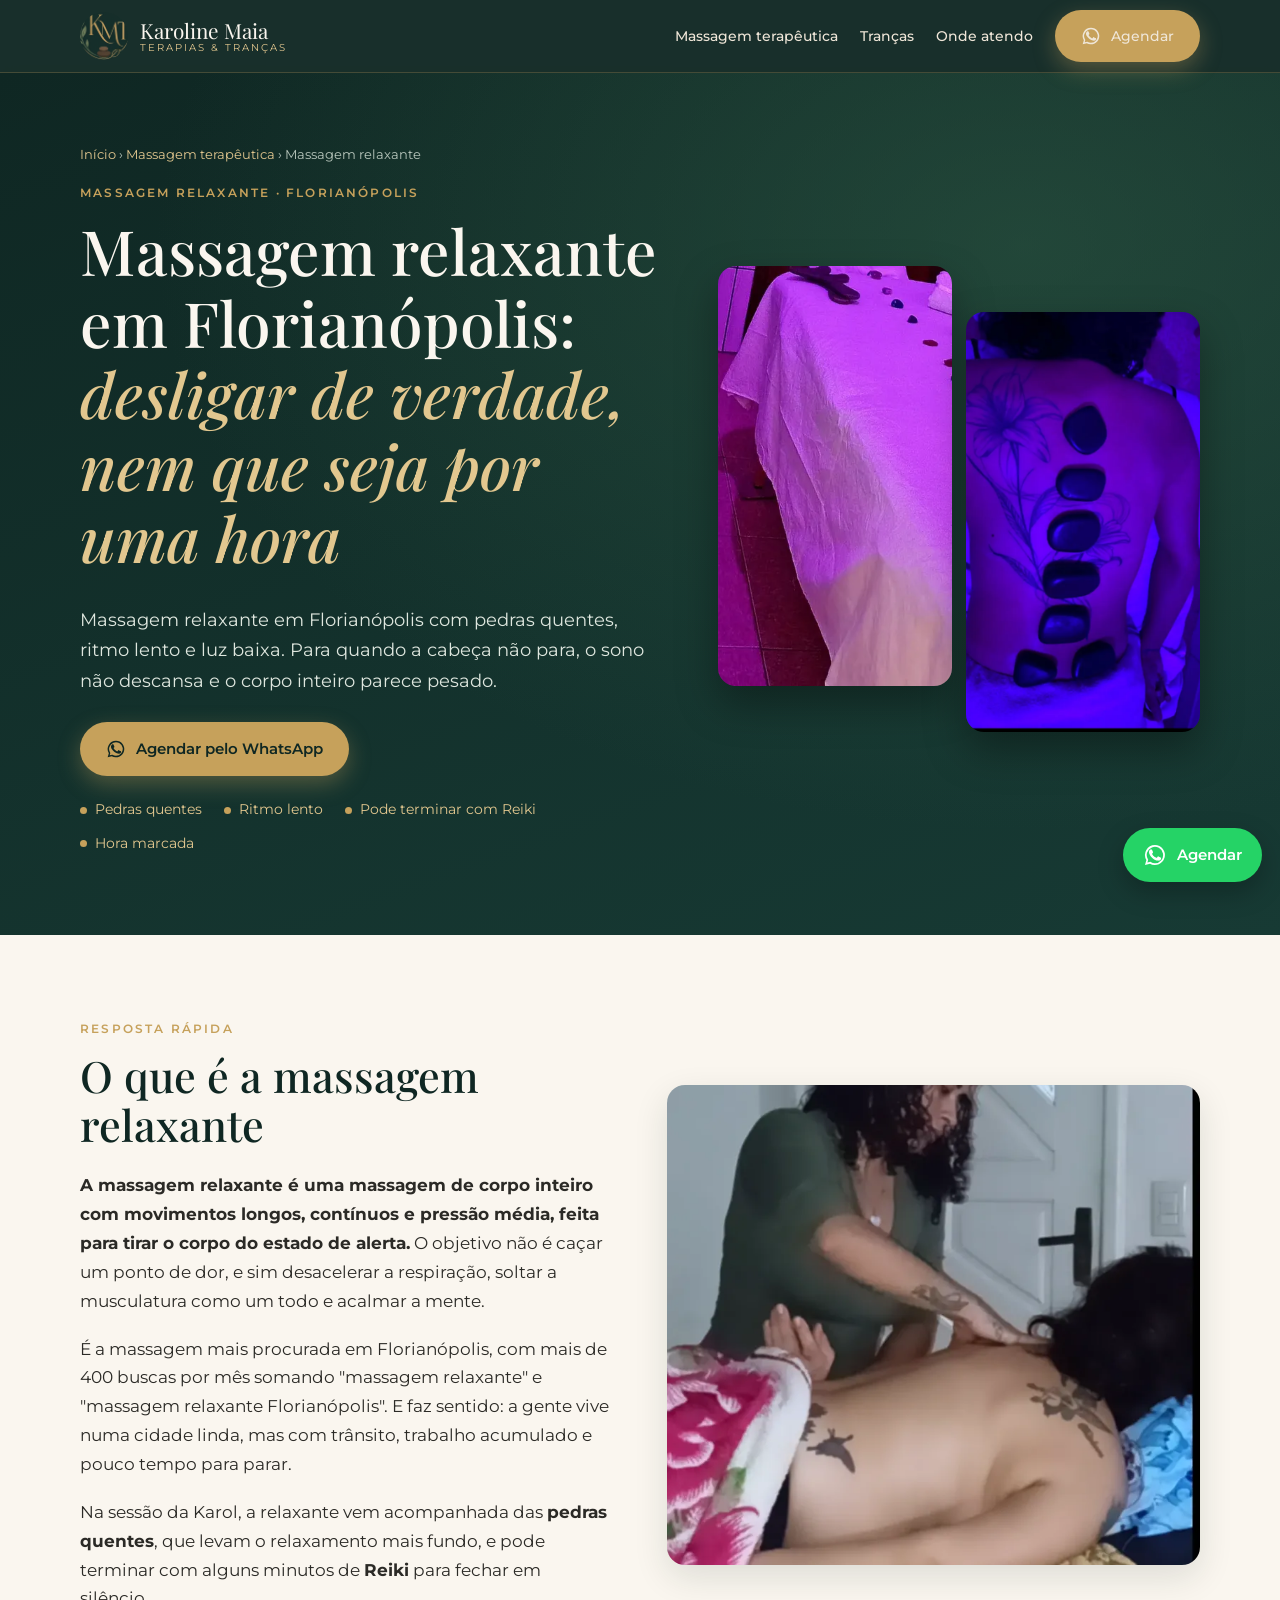
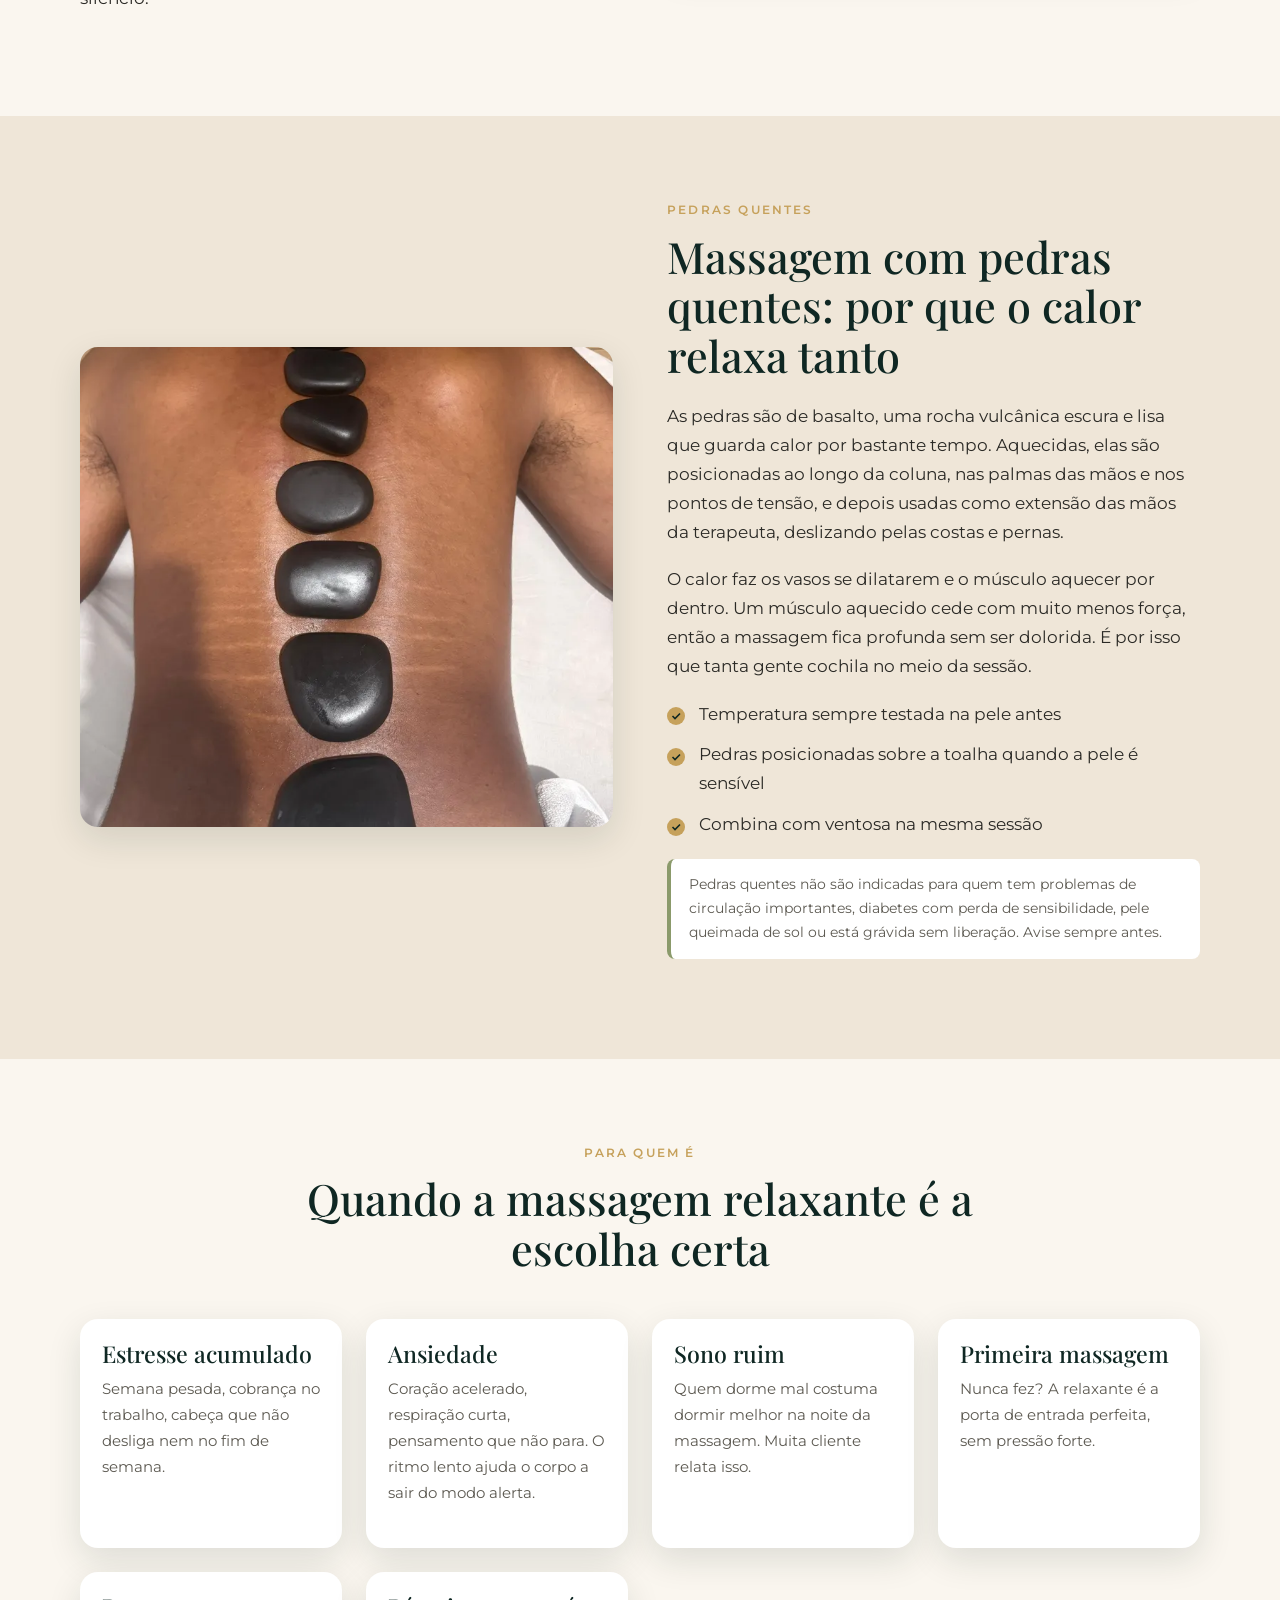
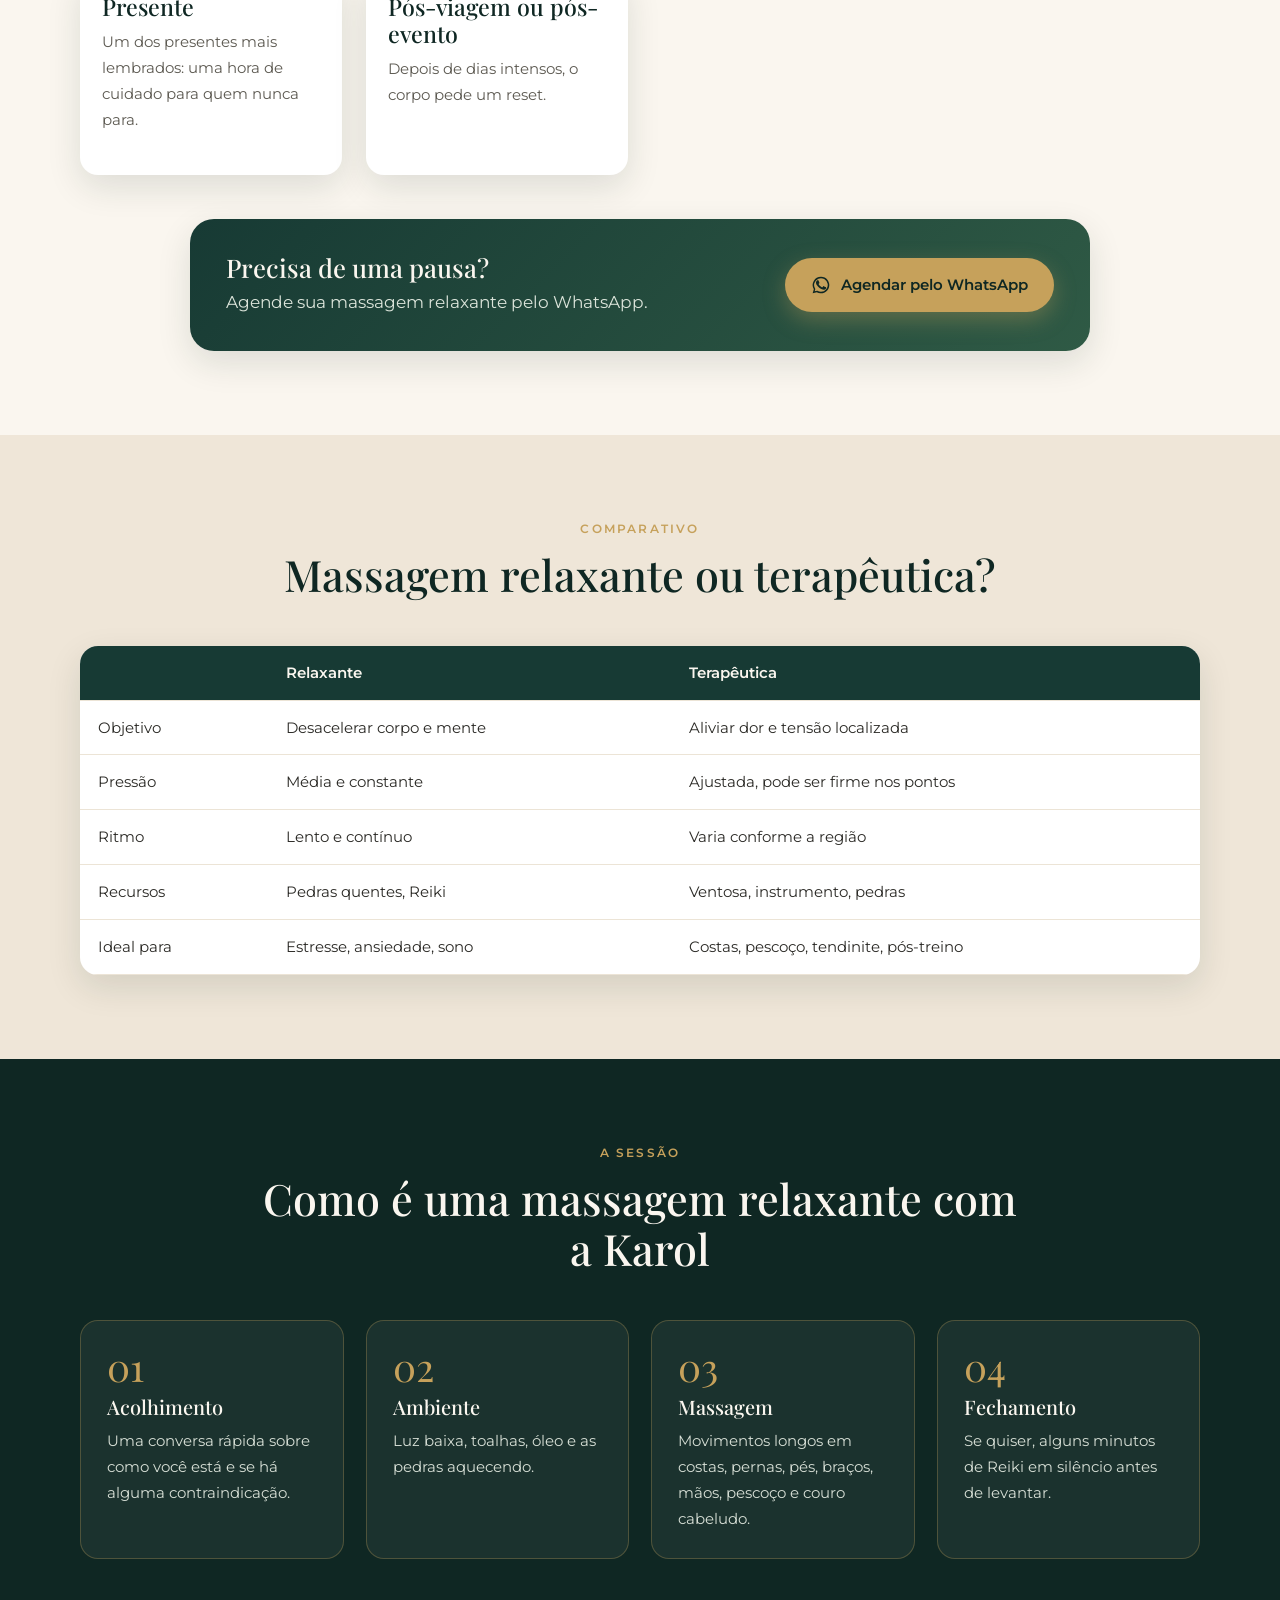
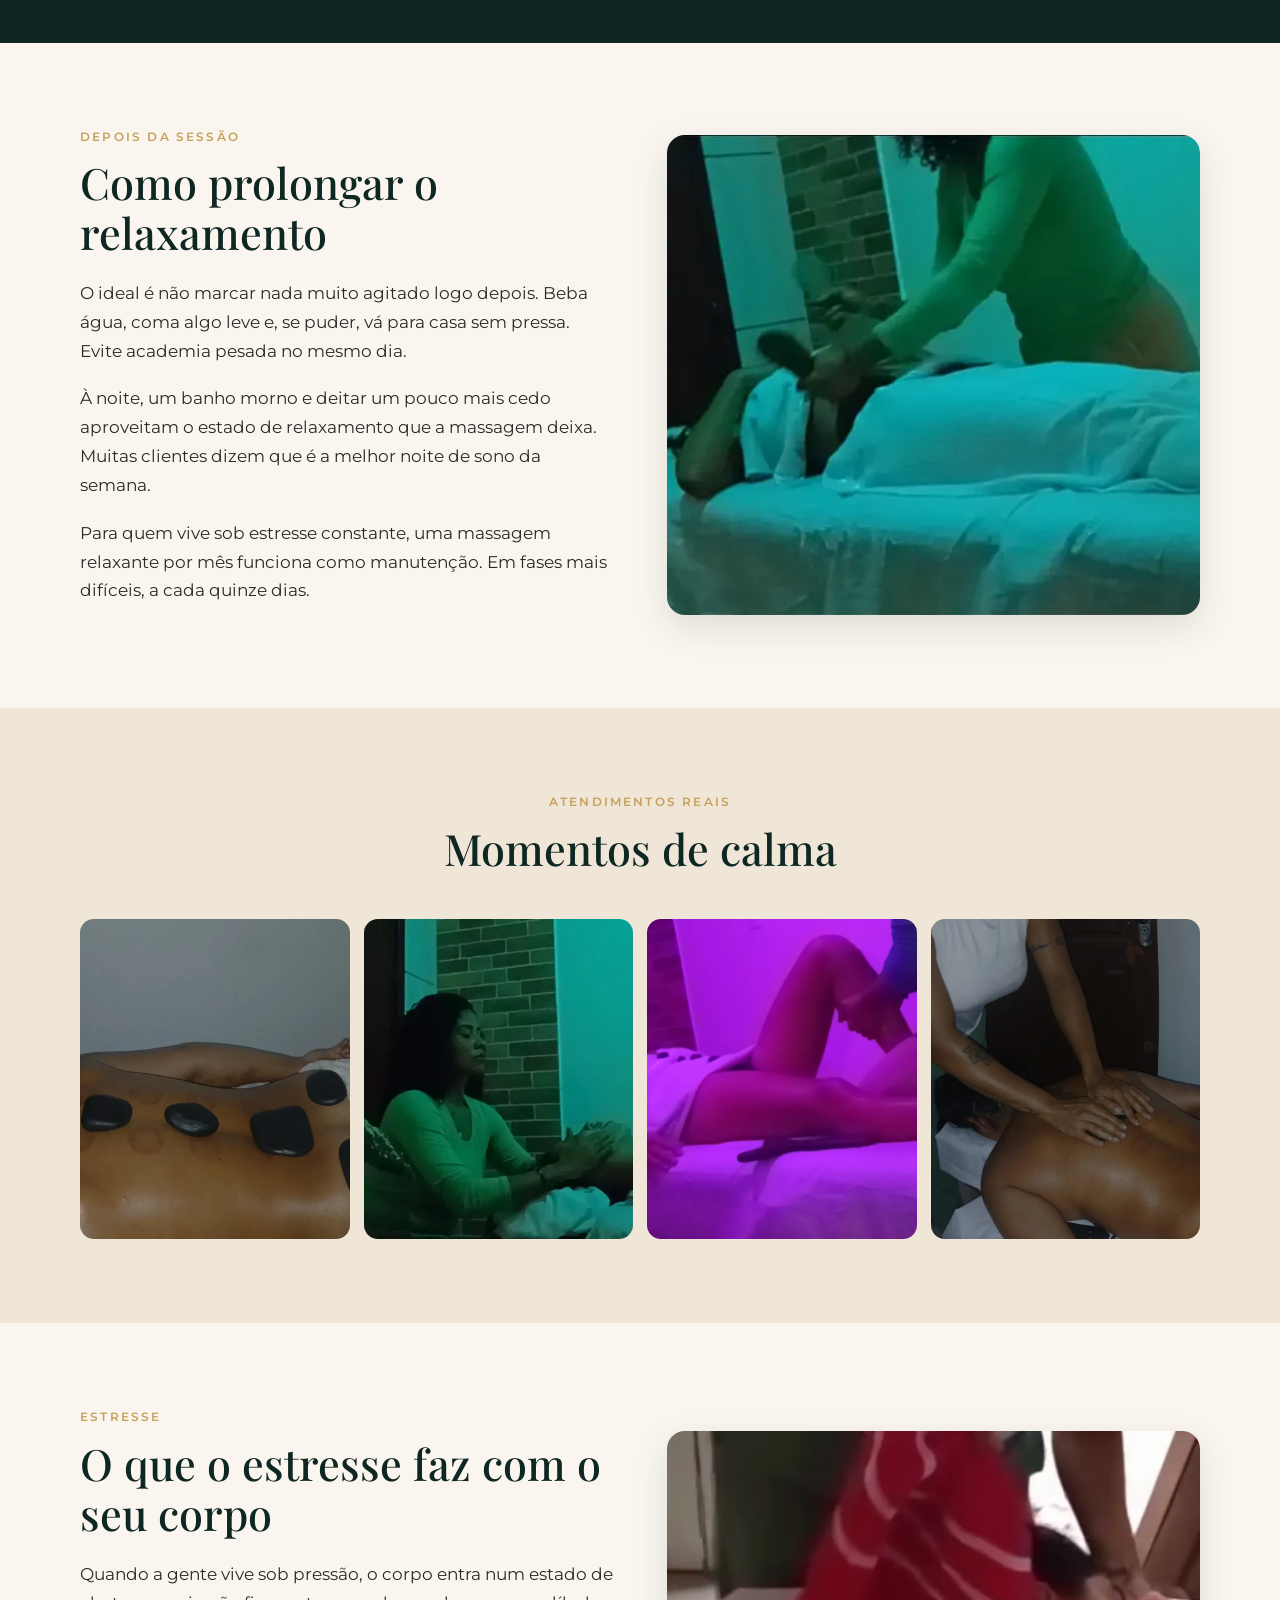
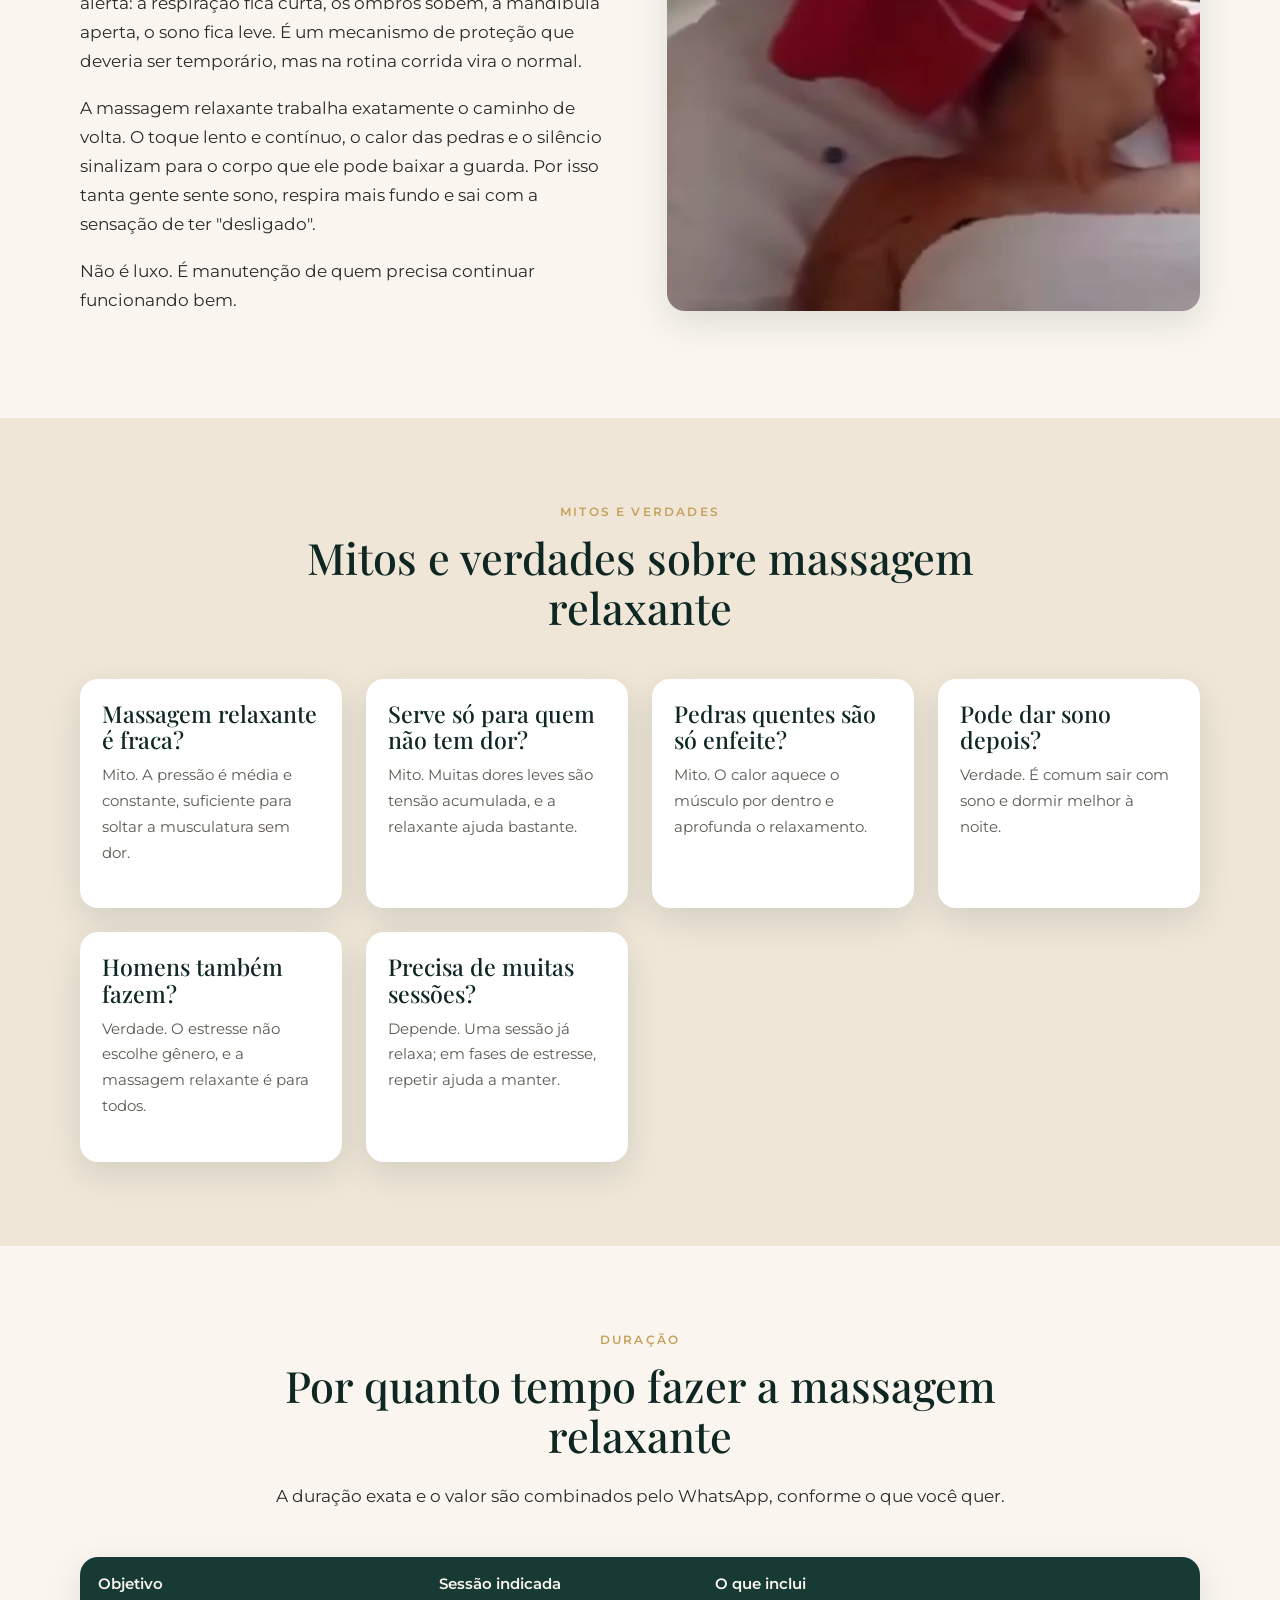
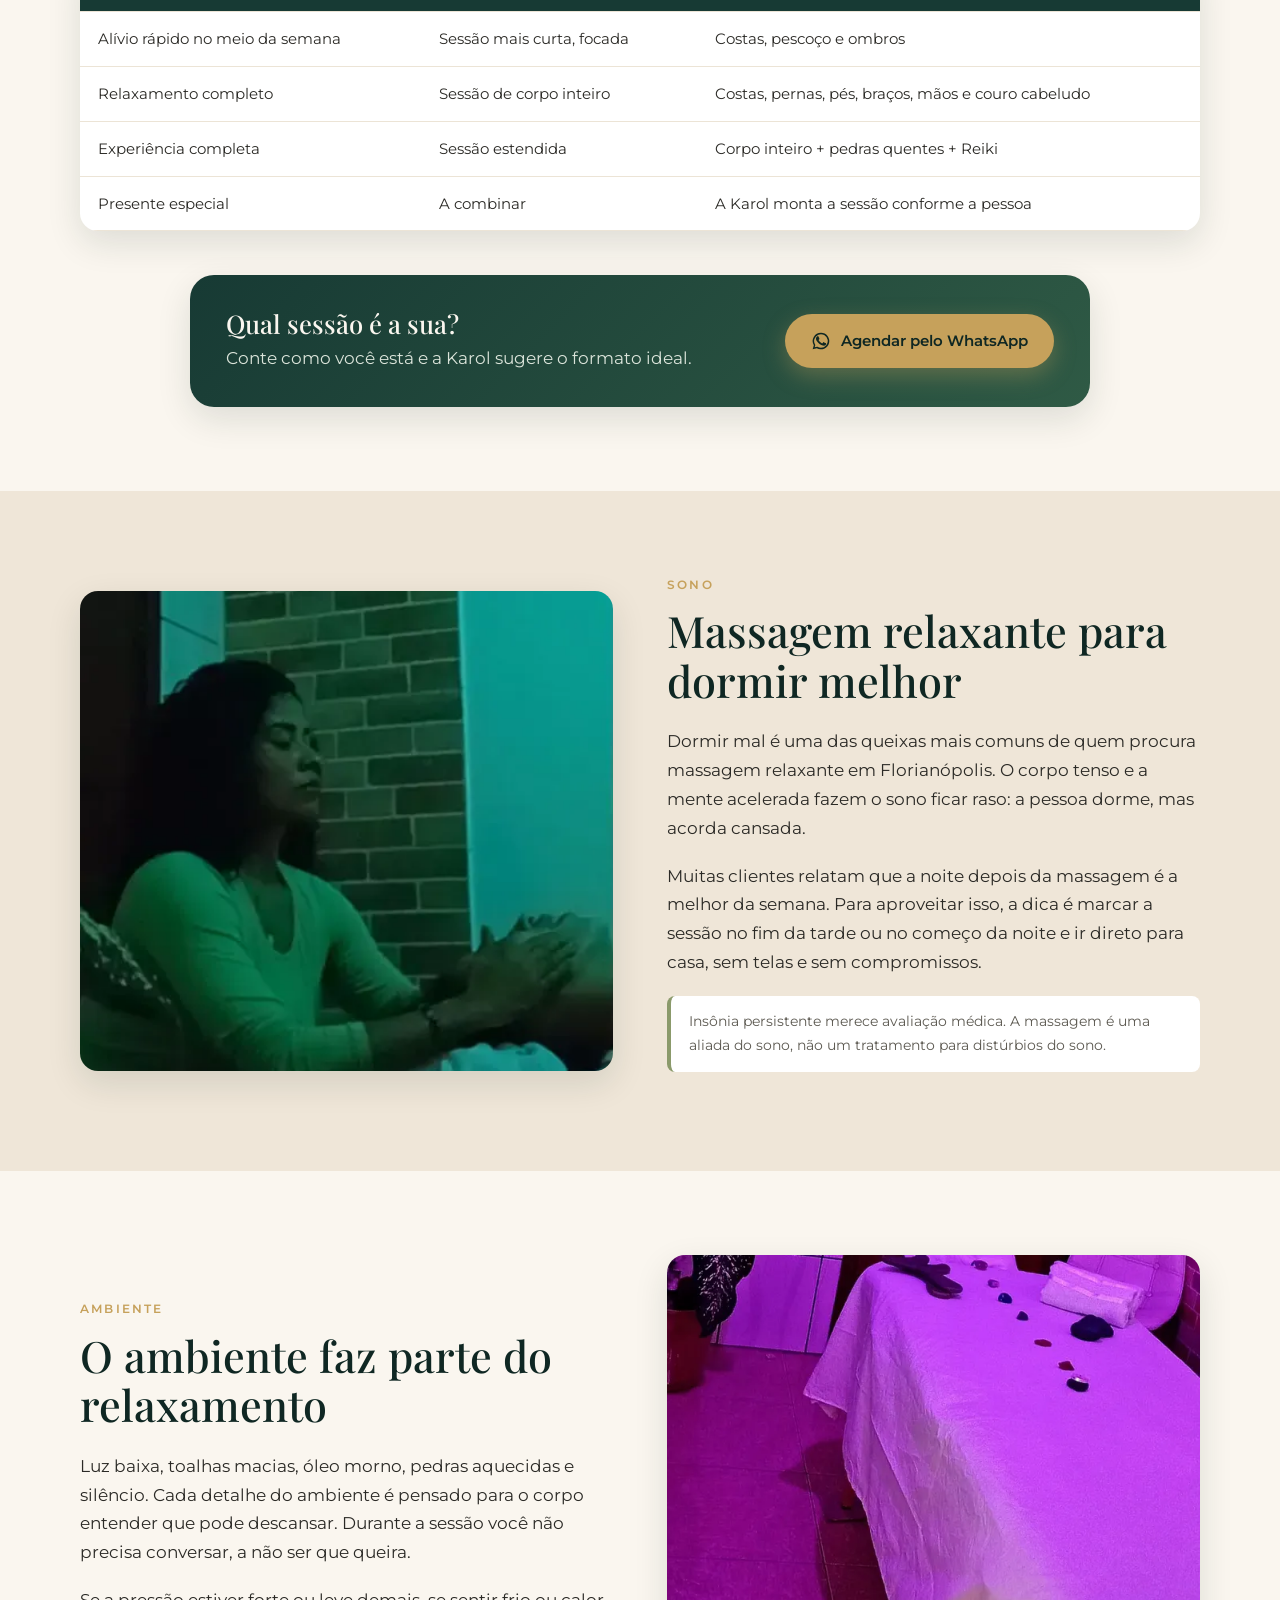
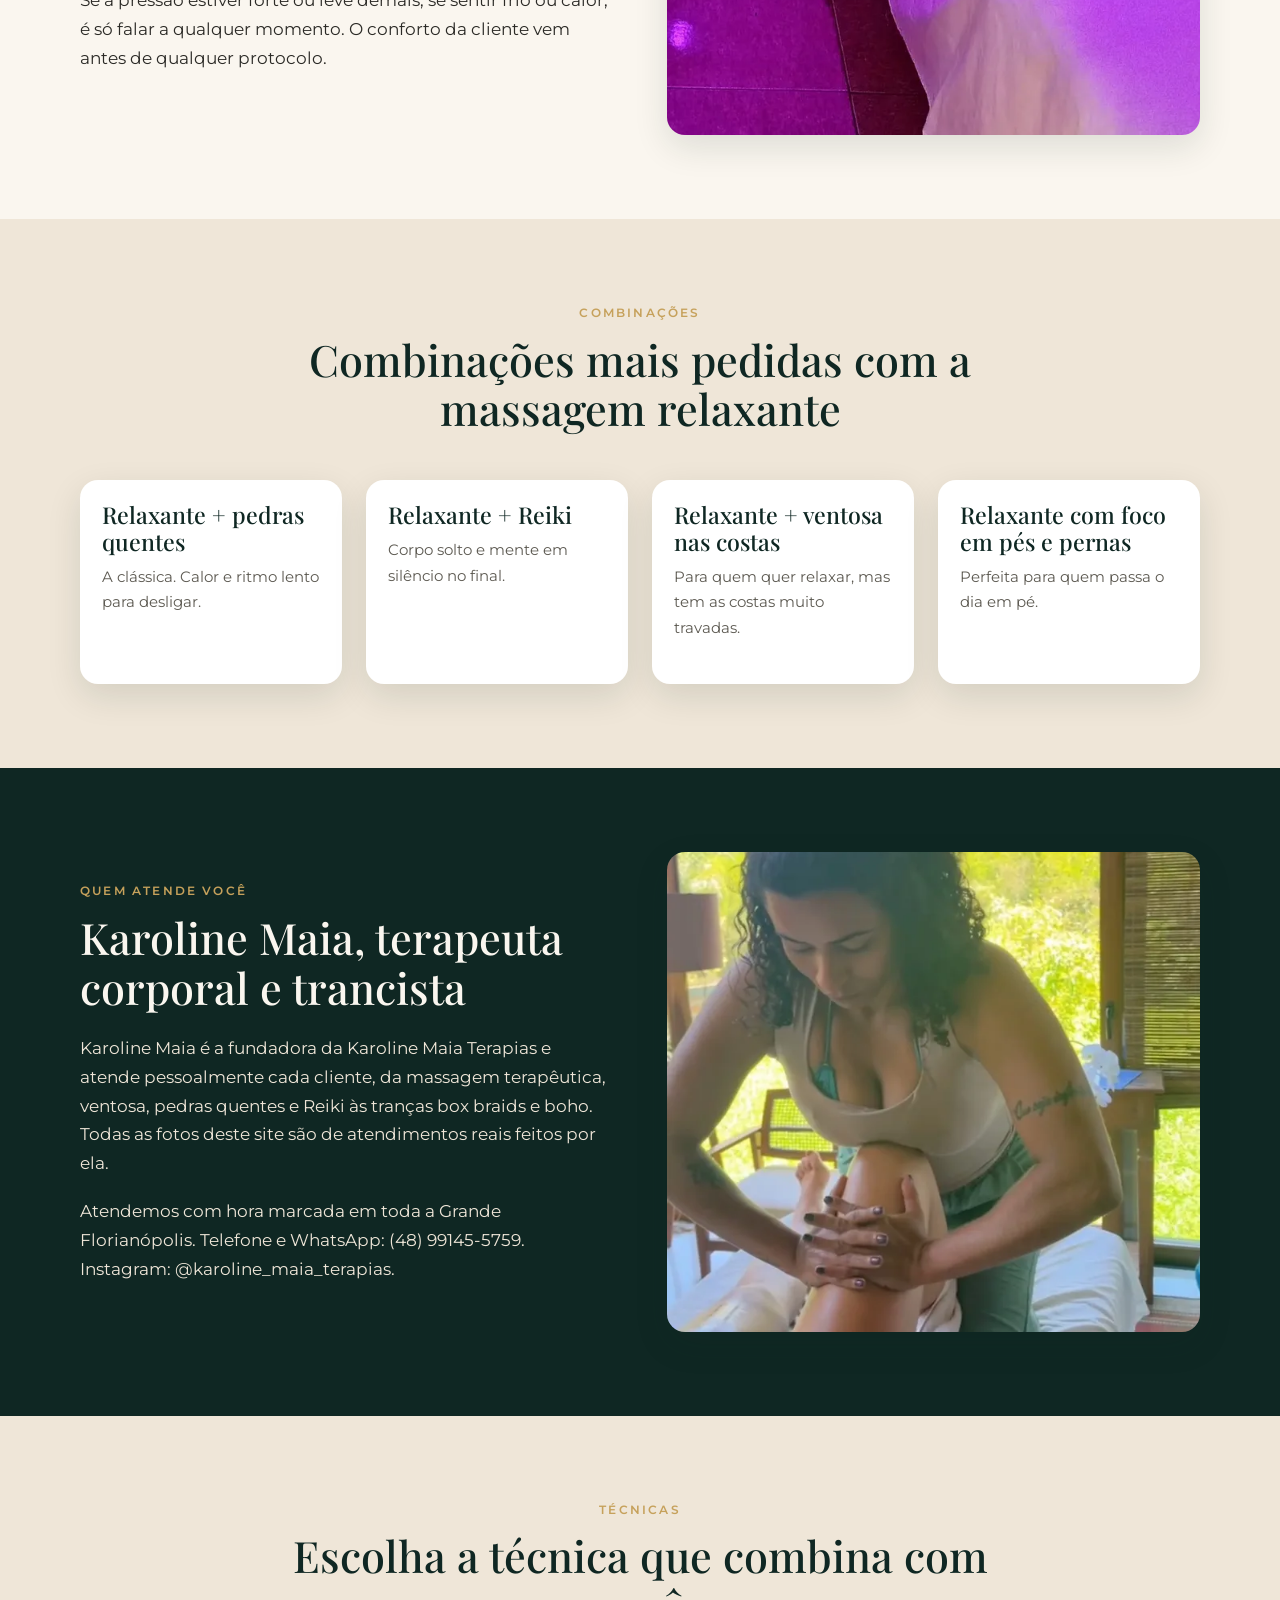
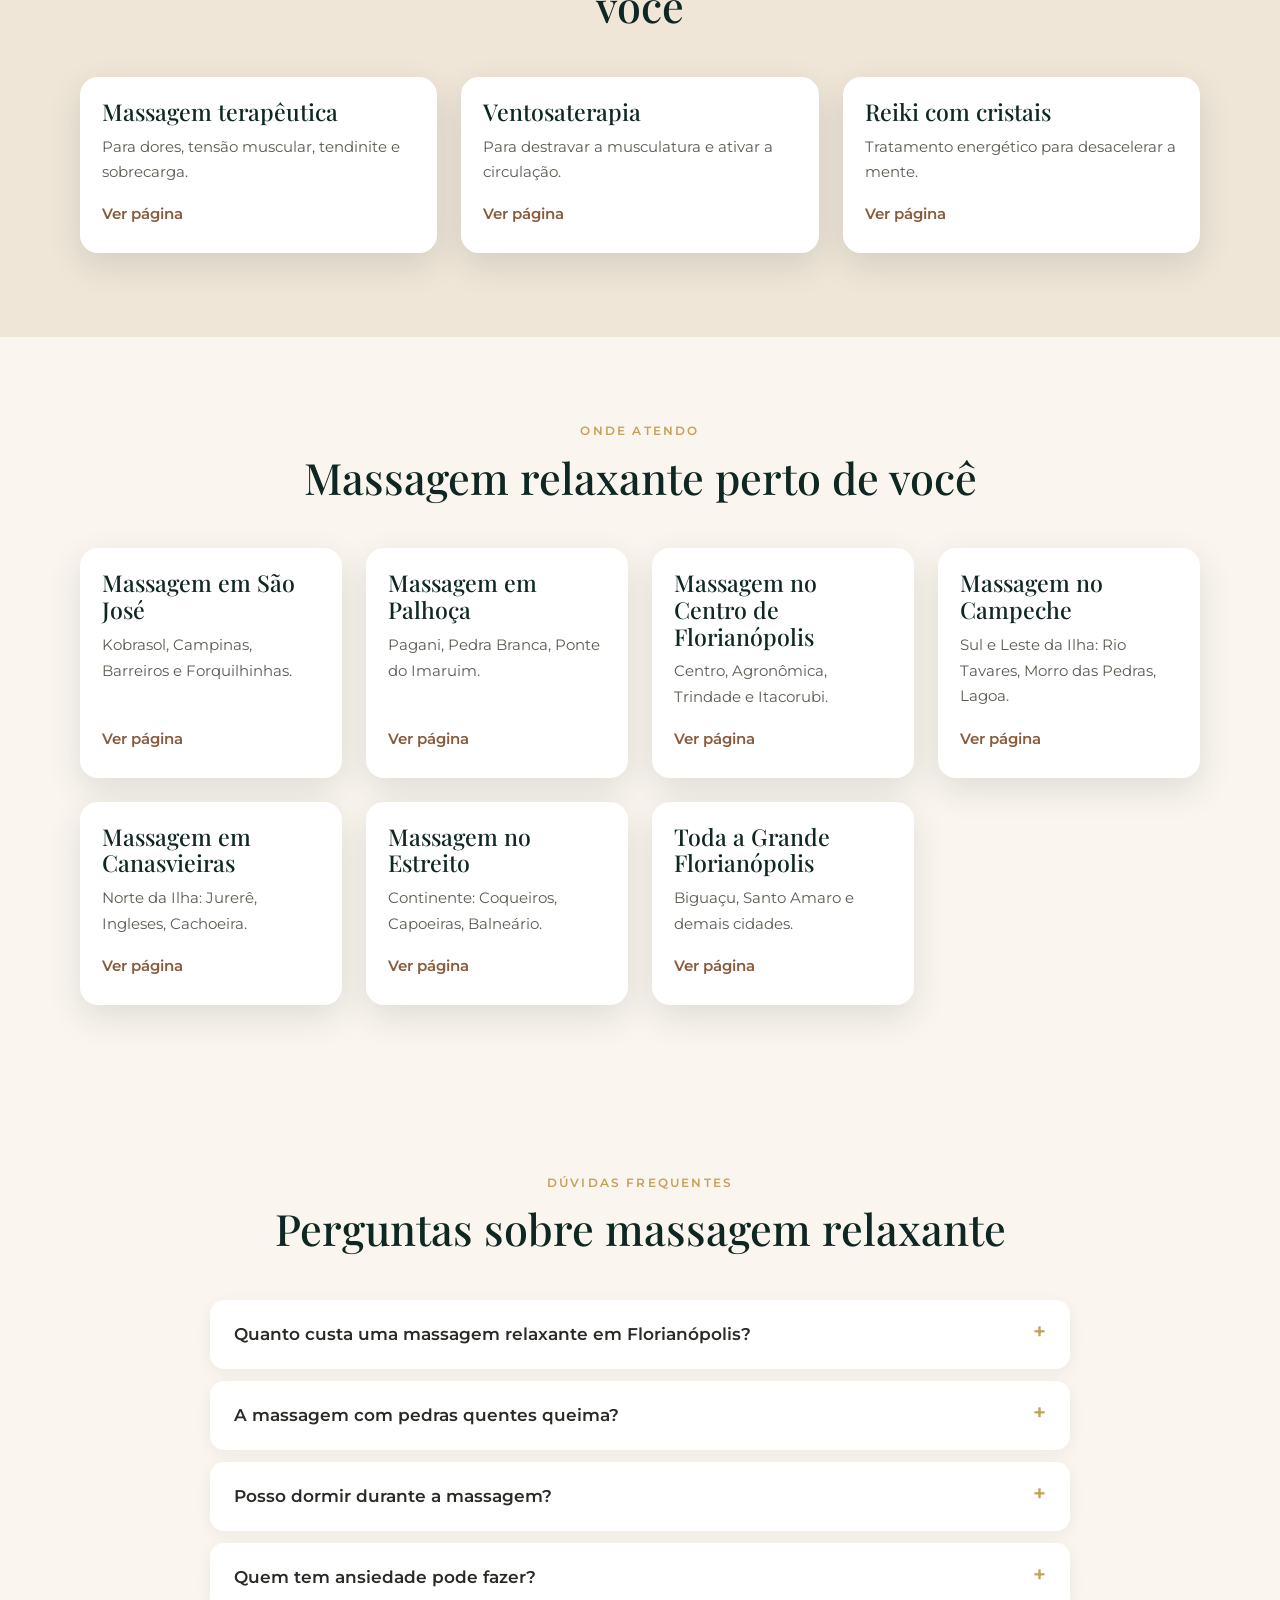
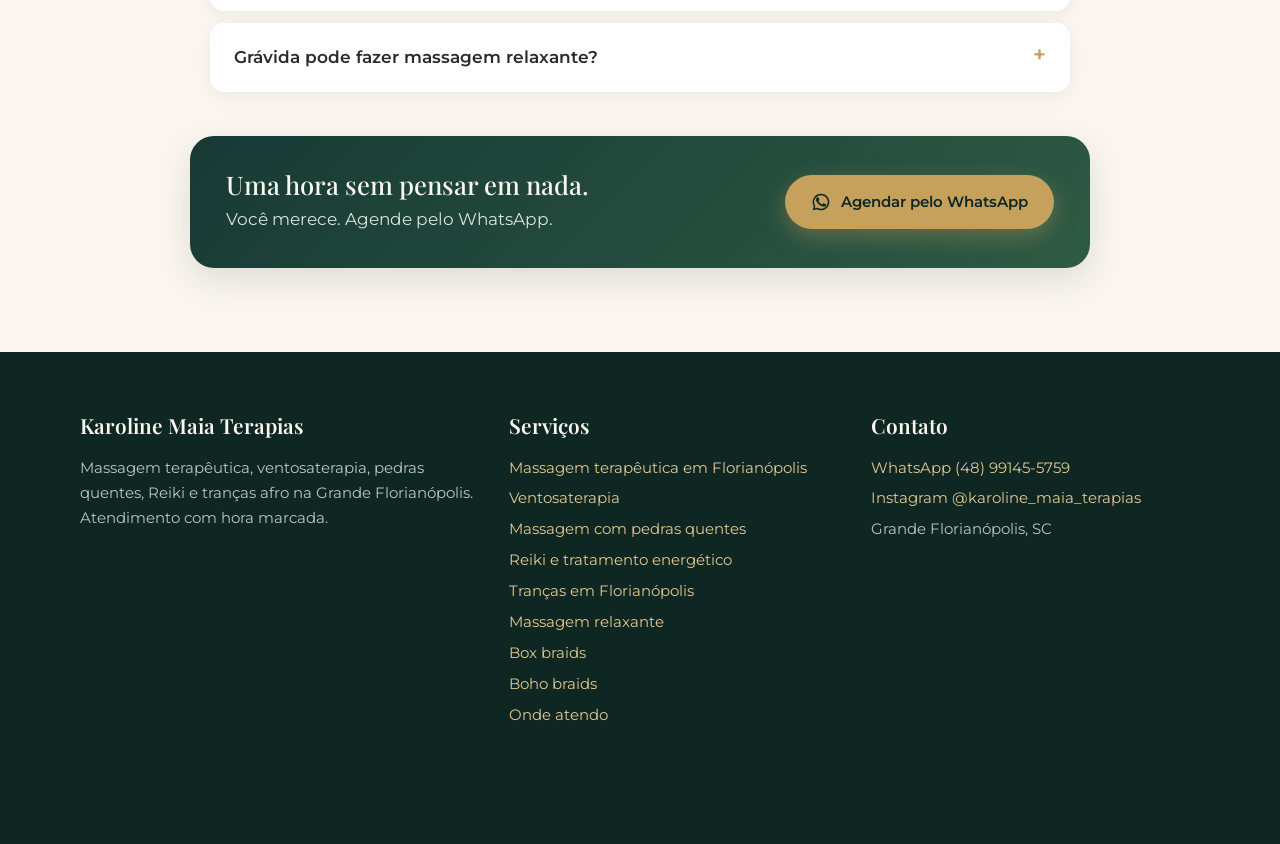
<file: massagem-relaxante-florianopolis/index.html>
<!doctype html>
<html lang="pt-BR">
<head>
<meta charset="utf-8">
<meta name="viewport" content="width=device-width,initial-scale=1">
<title>Massagem Relaxante em Florianópolis | Com Pedras Quentes</title>
<meta name="description" content="Massagem relaxante em Florianópolis com pedras quentes e Reiki. Para estresse, ansiedade, insônia e cansaço. Agende sua pausa com a Karol pelo WhatsApp.">
<link rel="canonical" href="https://karolinemaiaterapias.com.br/massagem-relaxante-florianopolis/">
<meta name="robots" content="noindex,nofollow">
<meta property="og:type" content="website"><meta property="og:locale" content="pt_BR">
<meta property="og:title" content="Massagem Relaxante em Florianópolis | Com Pedras Quentes"><meta property="og:description" content="Massagem relaxante em Florianópolis com pedras quentes e Reiki. Para estresse, ansiedade, insônia e cansaço. Agende sua pausa com a Karol pelo WhatsApp.">
<meta property="og:url" content="https://karolinemaiaterapias.com.br/massagem-relaxante-florianopolis/"><meta property="og:image" content="https://karolinemaiaterapias.com.br/img/karol-massagem-terapeutica-raspagem.webp">
<meta name="theme-color" content="#0f2723">
<link rel="icon" type="image/png" href="../img/favicon.png">
<link rel="preconnect" href="https://fonts.googleapis.com"><link rel="preconnect" href="https://fonts.gstatic.com" crossorigin>
<link href="https://fonts.googleapis.com/css2?family=Playfair+Display:ital,wght@0,500;0,600;1,500&family=Montserrat:wght@400;500;600&display=swap" rel="stylesheet">
<link rel="stylesheet" href="../style.css">

<script type="application/ld+json">{"@context": "https://schema.org", "@graph": [{"@type": "HealthAndBeautyBusiness", "@id": "https://karolinemaiaterapias.com.br/#negocio", "name": "Karoline Maia Terapias", "url": "https://karolinemaiaterapias.com.br/", "telephone": "+55 48 99145-5759", "image": "https://karolinemaiaterapias.com.br/img/karol-massagem-terapeutica-raspagem.webp", "logo": "https://karolinemaiaterapias.com.br/img/logo-kmt.webp", "sameAs": ["https://www.instagram.com/karoline_maia_terapias/"], "areaServed": [{"@type": "City", "name": "Florianópolis, SC"}, {"@type": "City", "name": "São José, SC"}, {"@type": "City", "name": "Palhoça, SC"}, {"@type": "City", "name": "Biguaçu, SC"}, {"@type": "City", "name": "Santo Amaro da Imperatriz, SC"}, {"@type": "City", "name": "Governador Celso Ramos, SC"}, {"@type": "City", "name": "Antônio Carlos, SC"}, {"@type": "City", "name": "Águas Mornas, SC"}, {"@type": "City", "name": "São Pedro de Alcântara, SC"}], "founder": {"@type": "Person", "name": "Karoline Maia"}, "knowsAbout": ["Massagem terapêutica", "Massagem relaxante", "Ventosaterapia", "Massagem com pedras quentes", "Reiki", "Box braids", "Tranças boho", "Tranças nagô"]}, {"@type": "Service", "name": "Massagem relaxante em Florianópolis", "serviceType": "Massagem relaxante", "provider": {"@id": "https://karolinemaiaterapias.com.br/#negocio"}, "url": "https://karolinemaiaterapias.com.br/massagem-relaxante-florianopolis/", "areaServed": [{"@type": "Place", "name": "Florianópolis, SC"}, {"@type": "Place", "name": "São José, SC"}, {"@type": "Place", "name": "Palhoça, SC"}, {"@type": "Place", "name": "Biguaçu, SC"}]}, {"@type": "FAQPage", "mainEntity": [{"@type": "Question", "name": "Quanto custa uma massagem relaxante em Florianópolis?", "acceptedAnswer": {"@type": "Answer", "text": "Depende da duração e de incluir pedras quentes e Reiki. Chame no WhatsApp para receber o valor exato."}}, {"@type": "Question", "name": "A massagem com pedras quentes queima?", "acceptedAnswer": {"@type": "Answer", "text": "Não. A temperatura é testada na pele antes e as pedras ficam sobre a toalha quando necessário. Se sentir calor demais, é só falar."}}, {"@type": "Question", "name": "Posso dormir durante a massagem?", "acceptedAnswer": {"@type": "Answer", "text": "Pode e é ótimo sinal. Significa que o corpo relaxou de verdade."}}, {"@type": "Question", "name": "Quem tem ansiedade pode fazer?", "acceptedAnswer": {"@type": "Answer", "text": "Sim, e costuma se beneficiar muito. A massagem complementa, mas não substitui, o acompanhamento profissional."}}, {"@type": "Question", "name": "Grávida pode fazer massagem relaxante?", "acceptedAnswer": {"@type": "Answer", "text": "Avise antes. Algumas posições e técnicas mudam, e pedras quentes não são indicadas sem liberação médica."}}]}, {"@type": "BreadcrumbList", "itemListElement": [{"@type": "ListItem", "position": 1, "name": "Início", "item": "https://karolinemaiaterapias.com.br/"}, {"@type": "ListItem", "position": 2, "name": "Massagem terapêutica", "item": "https://karolinemaiaterapias.com.br/massagem-terapeutica-florianopolis/"}, {"@type": "ListItem", "position": 3, "name": "Massagem relaxante", "item": "https://karolinemaiaterapias.com.br/massagem-relaxante-florianopolis/"}]}]}</script>
</head>
<body>
<header class="topo"><div class="wrap">
  <a class="marca" href=".././"><img src="../img/logo-kmt-emblema.webp" alt="Logo Karoline Maia Terapias" width="48" height="48" fetchpriority="high"><span>Karoline Maia<small>Terapias &amp; Tranças</small></span></a>
  <nav class="menu" aria-label="Principal">
    <a href="../massagem-terapeutica-florianopolis/">Massagem terapêutica</a>
    <a href="../trancas-florianopolis/">Tranças</a>
    <a href="../atendimento-grande-florianopolis/">Onde atendo</a>
    <a class="btn btn-ouro" href="https://wa.me/5548991455759?text=Ol%C3%A1%20Karol%21%20Vim%20pelo%20site%20e%20quero%20agendar%20um%20hor%C3%A1rio." target="_blank" rel="noopener" data-evt="whatsapp_click" data-local="header"><svg viewBox="0 0 24 24" fill="currentColor" aria-hidden="true"><path d="M17.5 14.4c-.3-.1-1.8-.9-2-1-.3-.1-.5-.1-.7.1-.2.3-.8 1-.9 1.2-.2.2-.3.2-.6.1-.3-.1-1.3-.5-2.4-1.5-.9-.8-1.5-1.8-1.7-2.1-.2-.3 0-.5.1-.6l.4-.5c.2-.2.2-.3.3-.5.1-.2 0-.4 0-.5l-.9-2.2c-.2-.6-.5-.5-.7-.5h-.6c-.2 0-.5.1-.8.4-.3.3-1 1-1 2.5s1.1 2.9 1.2 3.1c.1.2 2.1 3.2 5.1 4.5.7.3 1.3.5 1.7.6.7.2 1.4.2 1.9.1.6-.1 1.8-.7 2-1.4.2-.7.2-1.3.2-1.4-.1-.1-.3-.2-.6-.3zM12 2a10 10 0 0 0-8.6 15.1L2 22l5-1.3A10 10 0 1 0 12 2zm0 18.2c-1.5 0-3-.4-4.3-1.2l-.3-.2-3 .8.8-2.9-.2-.3A8.2 8.2 0 1 1 12 20.2z"/></svg>Agendar</a>
  </nav>
</div></header>
<main>

<section class="hero"><div class="wrap">
  <div>
    <nav class="migalhas" aria-label="Você está em"><a href="../">Início</a> › <a href="../massagem-terapeutica-florianopolis/">Massagem terapêutica</a> › Massagem relaxante</nav>
    <span class="kicker">Massagem relaxante · Florianópolis</span>
    <h1>Massagem relaxante em Florianópolis: <em>desligar de verdade, nem que seja por uma hora</em></h1>
    <p class="lead">Massagem relaxante em Florianópolis com pedras quentes, ritmo lento e luz baixa. Para quando a cabeça não para, o sono não descansa e o corpo inteiro parece pesado.</p>
    <div class="acoes"><a class="btn btn-ouro" href="https://wa.me/5548991455759?text=Ol%C3%A1%20Karol%21%20Vim%20pelo%20site%20e%20quero%20agendar%20uma%20massagem%20relaxante." target="_blank" rel="noopener" data-evt="whatsapp_click" data-local="hero"><svg viewBox="0 0 24 24" fill="currentColor" aria-hidden="true"><path d="M17.5 14.4c-.3-.1-1.8-.9-2-1-.3-.1-.5-.1-.7.1-.2.3-.8 1-.9 1.2-.2.2-.3.2-.6.1-.3-.1-1.3-.5-2.4-1.5-.9-.8-1.5-1.8-1.7-2.1-.2-.3 0-.5.1-.6l.4-.5c.2-.2.2-.3.3-.5.1-.2 0-.4 0-.5l-.9-2.2c-.2-.6-.5-.5-.7-.5h-.6c-.2 0-.5.1-.8.4-.3.3-1 1-1 2.5s1.1 2.9 1.2 3.1c.1.2 2.1 3.2 5.1 4.5.7.3 1.3.5 1.7.6.7.2 1.4.2 1.9.1.6-.1 1.8-.7 2-1.4.2-.7.2-1.3.2-1.4-.1-.1-.3-.2-.6-.3zM12 2a10 10 0 0 0-8.6 15.1L2 22l5-1.3A10 10 0 1 0 12 2zm0 18.2c-1.5 0-3-.4-4.3-1.2l-.3-.2-3 .8.8-2.9-.2-.3A8.2 8.2 0 1 1 12 20.2z"/></svg>Agendar pelo WhatsApp</a></div>
    <ul class="selos"><li>Pedras quentes</li><li>Ritmo lento</li><li>Pode terminar com Reiki</li><li>Hora marcada</li></ul>
  </div>
  <div class="hero-fotos">
    <img src="../img/maca-pedras-quentes.webp" alt="Maca preparada com pedras quentes para massagem relaxante em Florianópolis" width="720" height="600" fetchpriority="high">
    <img src="../img/pedras-quentes-luz-ambiente.webp" alt="Pedras quentes nas costas em ambiente de luz baixa" width="755" height="1000" fetchpriority="high">
  </div>
</div></section>
<section class=""><div class="wrap duas">
  <div><span class="kicker">Resposta rápida</span><h2>O que é a massagem relaxante</h2><p><strong>A massagem relaxante é uma massagem de corpo inteiro com movimentos longos, contínuos e pressão média, feita para tirar o corpo do estado de alerta.</strong> O objetivo não é caçar um ponto de dor, e sim desacelerar a respiração, soltar a musculatura como um todo e acalmar a mente.</p><p>É a massagem mais procurada em Florianópolis, com mais de 400 buscas por mês somando "massagem relaxante" e "massagem relaxante Florianópolis". E faz sentido: a gente vive numa cidade linda, mas com trânsito, trabalho acumulado e pouco tempo para parar.</p><p>Na sessão da Karol, a relaxante vem acompanhada das <strong>pedras quentes</strong>, que levam o relaxamento mais fundo, e pode terminar com alguns minutos de <strong>Reiki</strong> para fechar em silêncio.</p></div>
  <figure><img src="../img/massagem-relaxante-costas.webp" alt="Massagem relaxante nas costas feita pela Karoline Maia" width="750" height="1000" loading="lazy" decoding="async"></figure>
</div></section><section class="sec-areia"><div class="wrap duas inv">
  <div><span class="kicker">Pedras quentes</span><h2>Massagem com pedras quentes: por que o calor relaxa tanto</h2><p>As pedras são de basalto, uma rocha vulcânica escura e lisa que guarda calor por bastante tempo. Aquecidas, elas são posicionadas ao longo da coluna, nas palmas das mãos e nos pontos de tensão, e depois usadas como extensão das mãos da terapeuta, deslizando pelas costas e pernas.</p><p>O calor faz os vasos se dilatarem e o músculo aquecer por dentro. Um músculo aquecido cede com muito menos força, então a massagem fica profunda sem ser dolorida. É por isso que tanta gente cochila no meio da sessão.</p><ul class='check'><li>Temperatura sempre testada na pele antes</li><li>Pedras posicionadas sobre a toalha quando a pele é sensível</li><li>Combina com ventosa na mesma sessão</li></ul><p class='aviso'>Pedras quentes não são indicadas para quem tem problemas de circulação importantes, diabetes com perda de sensibilidade, pele queimada de sol ou está grávida sem liberação. Avise sempre antes.</p></div>
  <figure><img src="../img/massagem-pedras-quentes-coluna.webp" alt="Pedras quentes de basalto alinhadas ao longo da coluna" width="750" height="1000" loading="lazy" decoding="async"></figure>
</div></section><section class=""><div class="wrap">
  <div class="centro"><span class="kicker">Para quem é</span><h2>Quando a massagem relaxante é a escolha certa</h2></div>
  <div class="cards"><div class="card"><div class="corpo"><h3>Estresse acumulado</h3><p>Semana pesada, cobrança no trabalho, cabeça que não desliga nem no fim de semana.</p></div></div><div class="card"><div class="corpo"><h3>Ansiedade</h3><p>Coração acelerado, respiração curta, pensamento que não para. O ritmo lento ajuda o corpo a sair do modo alerta.</p></div></div><div class="card"><div class="corpo"><h3>Sono ruim</h3><p>Quem dorme mal costuma dormir melhor na noite da massagem. Muita cliente relata isso.</p></div></div><div class="card"><div class="corpo"><h3>Primeira massagem</h3><p>Nunca fez? A relaxante é a porta de entrada perfeita, sem pressão forte.</p></div></div><div class="card"><div class="corpo"><h3>Presente</h3><p>Um dos presentes mais lembrados: uma hora de cuidado para quem nunca para.</p></div></div><div class="card"><div class="corpo"><h3>Pós-viagem ou pós-evento</h3><p>Depois de dias intensos, o corpo pede um reset.</p></div></div></div><div class="cta-inline"><div><h3>Precisa de uma pausa?</h3><p>Agende sua massagem relaxante pelo WhatsApp.</p></div><a class="btn btn-ouro" href="https://wa.me/5548991455759?text=Ol%C3%A1%20Karol%21%20Vim%20pelo%20site%20e%20quero%20agendar%20uma%20massagem%20relaxante." target="_blank" rel="noopener" data-evt="whatsapp_click" data-local="inline"><svg viewBox="0 0 24 24" fill="currentColor" aria-hidden="true"><path d="M17.5 14.4c-.3-.1-1.8-.9-2-1-.3-.1-.5-.1-.7.1-.2.3-.8 1-.9 1.2-.2.2-.3.2-.6.1-.3-.1-1.3-.5-2.4-1.5-.9-.8-1.5-1.8-1.7-2.1-.2-.3 0-.5.1-.6l.4-.5c.2-.2.2-.3.3-.5.1-.2 0-.4 0-.5l-.9-2.2c-.2-.6-.5-.5-.7-.5h-.6c-.2 0-.5.1-.8.4-.3.3-1 1-1 2.5s1.1 2.9 1.2 3.1c.1.2 2.1 3.2 5.1 4.5.7.3 1.3.5 1.7.6.7.2 1.4.2 1.9.1.6-.1 1.8-.7 2-1.4.2-.7.2-1.3.2-1.4-.1-.1-.3-.2-.6-.3zM12 2a10 10 0 0 0-8.6 15.1L2 22l5-1.3A10 10 0 1 0 12 2zm0 18.2c-1.5 0-3-.4-4.3-1.2l-.3-.2-3 .8.8-2.9-.2-.3A8.2 8.2 0 1 1 12 20.2z"/></svg>Agendar pelo WhatsApp</a></div>
</div></section><section class="sec-areia"><div class="wrap">
  <div class="centro"><span class="kicker">Comparativo</span><h2>Massagem relaxante ou terapêutica?</h2></div>
  <div class="table-scroll"><table><thead><tr><th></th><th>Relaxante</th><th>Terapêutica</th></tr></thead><tbody><tr><td>Objetivo</td><td>Desacelerar corpo e mente</td><td>Aliviar dor e tensão localizada</td></tr><tr><td>Pressão</td><td>Média e constante</td><td>Ajustada, pode ser firme nos pontos</td></tr><tr><td>Ritmo</td><td>Lento e contínuo</td><td>Varia conforme a região</td></tr><tr><td>Recursos</td><td>Pedras quentes, Reiki</td><td>Ventosa, instrumento, pedras</td></tr><tr><td>Ideal para</td><td>Estresse, ansiedade, sono</td><td>Costas, pescoço, tendinite, pós-treino</td></tr></tbody></table></div>
</div></section><section class="sec-verde"><div class="wrap">
  <div class="centro"><span class="kicker">A sessão</span><h2>Como é uma massagem relaxante com a Karol</h2></div><div class="passos"><div class="passo"><h3>Acolhimento</h3><p>Uma conversa rápida sobre como você está e se há alguma contraindicação.</p></div><div class="passo"><h3>Ambiente</h3><p>Luz baixa, toalhas, óleo e as pedras aquecendo.</p></div><div class="passo"><h3>Massagem</h3><p>Movimentos longos em costas, pernas, pés, braços, mãos, pescoço e couro cabeludo.</p></div><div class="passo"><h3>Fechamento</h3><p>Se quiser, alguns minutos de Reiki em silêncio antes de levantar.</p></div></div>
</div></section><section class=""><div class="wrap duas">
  <div><span class="kicker">Depois da sessão</span><h2>Como prolongar o relaxamento</h2><p>O ideal é não marcar nada muito agitado logo depois. Beba água, coma algo leve e, se puder, vá para casa sem pressa. Evite academia pesada no mesmo dia.</p><p>À noite, um banho morno e deitar um pouco mais cedo aproveitam o estado de relaxamento que a massagem deixa. Muitas clientes dizem que é a melhor noite de sono da semana.</p><p>Para quem vive sob estresse constante, uma massagem relaxante por mês funciona como manutenção. Em fases mais difíceis, a cada quinze dias.</p></div>
  <figure><img src="../img/massagem-corpo-inteiro.webp" alt="Massagem relaxante de corpo inteiro" width="1000" height="474" loading="lazy" decoding="async"></figure>
</div></section><section class="sec-areia"><div class="wrap">
  <div class="centro"><span class="kicker">Atendimentos reais</span><h2>Momentos de calma</h2></div>
  <div class="galeria"><figure><img src="../img/pedras-quentes-lombar.webp" alt="Pedras quentes na lombar" width="1000" height="1000" loading="lazy" decoding="async"></figure><figure><img src="../img/karol-reiki-cabeca.webp" alt="Reiki ao final da massagem relaxante" width="470" height="870" loading="lazy" decoding="async"></figure><figure><img src="../img/massagem-pernas-relaxante.webp" alt="Massagem relaxante nas pernas" width="1000" height="819" loading="lazy" decoding="async"></figure><figure><img src="../img/massagem-maos-costas.webp" alt="Mãos da terapeuta nas costas" width="947" height="930" loading="lazy" decoding="async"></figure></div>
</div></section><section class=""><div class="wrap duas">
  <div><span class="kicker">Estresse</span><h2>O que o estresse faz com o seu corpo</h2><p>Quando a gente vive sob pressão, o corpo entra num estado de alerta: a respiração fica curta, os ombros sobem, a mandíbula aperta, o sono fica leve. É um mecanismo de proteção que deveria ser temporário, mas na rotina corrida vira o normal.</p><p>A massagem relaxante trabalha exatamente o caminho de volta. O toque lento e contínuo, o calor das pedras e o silêncio sinalizam para o corpo que ele pode baixar a guarda. Por isso tanta gente sente sono, respira mais fundo e sai com a sensação de ter "desligado".</p><p>Não é luxo. É manutenção de quem precisa continuar funcionando bem.</p></div>
  <figure><img src="../img/massagem-pescoco-toalha.webp" alt="Massagem relaxante no pescoço e ombros" width="880" height="720" loading="lazy" decoding="async"></figure>
</div></section><section class="sec-areia"><div class="wrap">
  <div class="centro"><span class="kicker">Mitos e verdades</span><h2>Mitos e verdades sobre massagem relaxante</h2></div>
  <div class="cards"><div class="card"><div class="corpo"><h3>Massagem relaxante é fraca?</h3><p>Mito. A pressão é média e constante, suficiente para soltar a musculatura sem dor.</p></div></div><div class="card"><div class="corpo"><h3>Serve só para quem não tem dor?</h3><p>Mito. Muitas dores leves são tensão acumulada, e a relaxante ajuda bastante.</p></div></div><div class="card"><div class="corpo"><h3>Pedras quentes são só enfeite?</h3><p>Mito. O calor aquece o músculo por dentro e aprofunda o relaxamento.</p></div></div><div class="card"><div class="corpo"><h3>Pode dar sono depois?</h3><p>Verdade. É comum sair com sono e dormir melhor à noite.</p></div></div><div class="card"><div class="corpo"><h3>Homens também fazem?</h3><p>Verdade. O estresse não escolhe gênero, e a massagem relaxante é para todos.</p></div></div><div class="card"><div class="corpo"><h3>Precisa de muitas sessões?</h3><p>Depende. Uma sessão já relaxa; em fases de estresse, repetir ajuda a manter.</p></div></div></div>
</div></section><section class=""><div class="wrap">
  <div class="centro"><span class="kicker">Duração</span><h2>Por quanto tempo fazer a massagem relaxante</h2><p>A duração exata e o valor são combinados pelo WhatsApp, conforme o que você quer.</p></div>
  <div class="table-scroll"><table><thead><tr><th>Objetivo</th><th>Sessão indicada</th><th>O que inclui</th></tr></thead><tbody><tr><td>Alívio rápido no meio da semana</td><td>Sessão mais curta, focada</td><td>Costas, pescoço e ombros</td></tr><tr><td>Relaxamento completo</td><td>Sessão de corpo inteiro</td><td>Costas, pernas, pés, braços, mãos e couro cabeludo</td></tr><tr><td>Experiência completa</td><td>Sessão estendida</td><td>Corpo inteiro + pedras quentes + Reiki</td></tr><tr><td>Presente especial</td><td>A combinar</td><td>A Karol monta a sessão conforme a pessoa</td></tr></tbody></table></div><div class="cta-inline"><div><h3>Qual sessão é a sua?</h3><p>Conte como você está e a Karol sugere o formato ideal.</p></div><a class="btn btn-ouro" href="https://wa.me/5548991455759?text=Ol%C3%A1%20Karol%21%20Vim%20pelo%20site%20e%20quero%20agendar%20uma%20massagem%20relaxante." target="_blank" rel="noopener" data-evt="whatsapp_click" data-local="inline"><svg viewBox="0 0 24 24" fill="currentColor" aria-hidden="true"><path d="M17.5 14.4c-.3-.1-1.8-.9-2-1-.3-.1-.5-.1-.7.1-.2.3-.8 1-.9 1.2-.2.2-.3.2-.6.1-.3-.1-1.3-.5-2.4-1.5-.9-.8-1.5-1.8-1.7-2.1-.2-.3 0-.5.1-.6l.4-.5c.2-.2.2-.3.3-.5.1-.2 0-.4 0-.5l-.9-2.2c-.2-.6-.5-.5-.7-.5h-.6c-.2 0-.5.1-.8.4-.3.3-1 1-1 2.5s1.1 2.9 1.2 3.1c.1.2 2.1 3.2 5.1 4.5.7.3 1.3.5 1.7.6.7.2 1.4.2 1.9.1.6-.1 1.8-.7 2-1.4.2-.7.2-1.3.2-1.4-.1-.1-.3-.2-.6-.3zM12 2a10 10 0 0 0-8.6 15.1L2 22l5-1.3A10 10 0 1 0 12 2zm0 18.2c-1.5 0-3-.4-4.3-1.2l-.3-.2-3 .8.8-2.9-.2-.3A8.2 8.2 0 1 1 12 20.2z"/></svg>Agendar pelo WhatsApp</a></div>
</div></section><section class="sec-areia"><div class="wrap duas inv">
  <div><span class="kicker">Sono</span><h2>Massagem relaxante para dormir melhor</h2><p>Dormir mal é uma das queixas mais comuns de quem procura massagem relaxante em Florianópolis. O corpo tenso e a mente acelerada fazem o sono ficar raso: a pessoa dorme, mas acorda cansada.</p><p>Muitas clientes relatam que a noite depois da massagem é a melhor da semana. Para aproveitar isso, a dica é marcar a sessão no fim da tarde ou no começo da noite e ir direto para casa, sem telas e sem compromissos.</p><p class='aviso'>Insônia persistente merece avaliação médica. A massagem é uma aliada do sono, não um tratamento para distúrbios do sono.</p></div>
  <figure><img src="../img/karol-reiki-cabeca.webp" alt="Reiki no fim da massagem relaxante para melhorar o sono" width="470" height="870" loading="lazy" decoding="async"></figure>
</div></section><section class=""><div class="wrap duas">
  <div><span class="kicker">Ambiente</span><h2>O ambiente faz parte do relaxamento</h2><p>Luz baixa, toalhas macias, óleo morno, pedras aquecidas e silêncio. Cada detalhe do ambiente é pensado para o corpo entender que pode descansar. Durante a sessão você não precisa conversar, a não ser que queira.</p><p>Se a pressão estiver forte ou leve demais, se sentir frio ou calor, é só falar a qualquer momento. O conforto da cliente vem antes de qualquer protocolo.</p></div>
  <figure><img src="../img/maca-pedras-quentes.webp" alt="Maca preparada com pedras quentes e toalhas" width="720" height="600" loading="lazy" decoding="async"></figure>
</div></section><section class="sec-areia"><div class="wrap">
  <div class="centro"><span class="kicker">Combinações</span><h2>Combinações mais pedidas com a massagem relaxante</h2></div>
  <div class="cards"><div class="card"><div class="corpo"><h3>Relaxante + pedras quentes</h3><p>A clássica. Calor e ritmo lento para desligar.</p></div></div><div class="card"><div class="corpo"><h3>Relaxante + Reiki</h3><p>Corpo solto e mente em silêncio no final.</p></div></div><div class="card"><div class="corpo"><h3>Relaxante + ventosa nas costas</h3><p>Para quem quer relaxar, mas tem as costas muito travadas.</p></div></div><div class="card"><div class="corpo"><h3>Relaxante com foco em pés e pernas</h3><p>Perfeita para quem passa o dia em pé.</p></div></div></div>
</div></section><section class="sec-verde"><div class="wrap duas">
  <div><span class="kicker">Quem atende você</span><h2>Karoline Maia, terapeuta corporal e trancista</h2><p>Karoline Maia é a fundadora da Karoline Maia Terapias e atende pessoalmente cada cliente, da massagem terapêutica, ventosa, pedras quentes e Reiki às tranças box braids e boho. Todas as fotos deste site são de atendimentos reais feitos por ela.</p><p>Atendemos com hora marcada em toda a Grande Florianópolis. Telefone e WhatsApp: (48) 99145-5759. Instagram: @karoline_maia_terapias.</p></div>
  <figure><img src="../img/karol-massagem-terapeutica-raspagem.webp" alt="Karoline Maia, fundadora da Karoline Maia Terapias" width="663" height="1000" loading="lazy" decoding="async"></figure>
</div></section><section class="sec-areia"><div class="wrap">
  <div class="centro"><span class="kicker">Técnicas</span><h2>Escolha a técnica que combina com você</h2></div>
  <div class="cards"><a class="card" href="../massagem-terapeutica-florianopolis/" data-evt="cta_click" data-local="interlink"><div class="corpo"><h3>Massagem terapêutica</h3><p>Para dores, tensão muscular, tendinite e sobrecarga.</p><span class="mais">Ver página</span></div></a><a class="card" href="../ventosaterapia-florianopolis/" data-evt="cta_click" data-local="interlink"><div class="corpo"><h3>Ventosaterapia</h3><p>Para destravar a musculatura e ativar a circulação.</p><span class="mais">Ver página</span></div></a><a class="card" href="../reiki-florianopolis/" data-evt="cta_click" data-local="interlink"><div class="corpo"><h3>Reiki com cristais</h3><p>Tratamento energético para desacelerar a mente.</p><span class="mais">Ver página</span></div></a></div>
</div></section><section class=""><div class="wrap">
  <div class="centro"><span class="kicker">Onde atendo</span><h2>Massagem relaxante perto de você</h2></div>
  <div class="cards"><a class="card" href="../massagem-sao-jose-sc/" data-evt="cta_click" data-local="interlink"><div class="corpo"><h3>Massagem em São José</h3><p>Kobrasol, Campinas, Barreiros e Forquilhinhas.</p><span class="mais">Ver página</span></div></a><a class="card" href="../massagem-palhoca/" data-evt="cta_click" data-local="interlink"><div class="corpo"><h3>Massagem em Palhoça</h3><p>Pagani, Pedra Branca, Ponte do Imaruim.</p><span class="mais">Ver página</span></div></a><a class="card" href="../massagem-centro-florianopolis/" data-evt="cta_click" data-local="interlink"><div class="corpo"><h3>Massagem no Centro de Florianópolis</h3><p>Centro, Agronômica, Trindade e Itacorubi.</p><span class="mais">Ver página</span></div></a><a class="card" href="../massagem-campeche/" data-evt="cta_click" data-local="interlink"><div class="corpo"><h3>Massagem no Campeche</h3><p>Sul e Leste da Ilha: Rio Tavares, Morro das Pedras, Lagoa.</p><span class="mais">Ver página</span></div></a><a class="card" href="../massagem-canasvieiras/" data-evt="cta_click" data-local="interlink"><div class="corpo"><h3>Massagem em Canasvieiras</h3><p>Norte da Ilha: Jurerê, Ingleses, Cachoeira.</p><span class="mais">Ver página</span></div></a><a class="card" href="../massagem-estreito/" data-evt="cta_click" data-local="interlink"><div class="corpo"><h3>Massagem no Estreito</h3><p>Continente: Coqueiros, Capoeiras, Balneário.</p><span class="mais">Ver página</span></div></a><a class="card" href="../atendimento-grande-florianopolis/" data-evt="cta_click" data-local="interlink"><div class="corpo"><h3>Toda a Grande Florianópolis</h3><p>Biguaçu, Santo Amaro e demais cidades.</p><span class="mais">Ver página</span></div></a></div>
</div></section>
<section><div class="wrap">
  <div class="centro"><span class="kicker">Dúvidas frequentes</span><h2>Perguntas sobre massagem relaxante</h2></div>
  <div class="faq"><details><summary>Quanto custa uma massagem relaxante em Florianópolis?</summary><p>Depende da duração e de incluir pedras quentes e Reiki. Chame no WhatsApp para receber o valor exato.</p></details><details><summary>A massagem com pedras quentes queima?</summary><p>Não. A temperatura é testada na pele antes e as pedras ficam sobre a toalha quando necessário. Se sentir calor demais, é só falar.</p></details><details><summary>Posso dormir durante a massagem?</summary><p>Pode e é ótimo sinal. Significa que o corpo relaxou de verdade.</p></details><details><summary>Quem tem ansiedade pode fazer?</summary><p>Sim, e costuma se beneficiar muito. A massagem complementa, mas não substitui, o acompanhamento profissional.</p></details><details><summary>Grávida pode fazer massagem relaxante?</summary><p>Avise antes. Algumas posições e técnicas mudam, e pedras quentes não são indicadas sem liberação médica.</p></details></div>
  <div class="cta-inline"><div><h3>Uma hora sem pensar em nada.</h3><p>Você merece. Agende pelo WhatsApp.</p></div><a class="btn btn-ouro" href="https://wa.me/5548991455759?text=Ol%C3%A1%20Karol%21%20Vim%20pelo%20site%20e%20quero%20agendar%20uma%20massagem%20relaxante." target="_blank" rel="noopener" data-evt="whatsapp_click" data-local="final"><svg viewBox="0 0 24 24" fill="currentColor" aria-hidden="true"><path d="M17.5 14.4c-.3-.1-1.8-.9-2-1-.3-.1-.5-.1-.7.1-.2.3-.8 1-.9 1.2-.2.2-.3.2-.6.1-.3-.1-1.3-.5-2.4-1.5-.9-.8-1.5-1.8-1.7-2.1-.2-.3 0-.5.1-.6l.4-.5c.2-.2.2-.3.3-.5.1-.2 0-.4 0-.5l-.9-2.2c-.2-.6-.5-.5-.7-.5h-.6c-.2 0-.5.1-.8.4-.3.3-1 1-1 2.5s1.1 2.9 1.2 3.1c.1.2 2.1 3.2 5.1 4.5.7.3 1.3.5 1.7.6.7.2 1.4.2 1.9.1.6-.1 1.8-.7 2-1.4.2-.7.2-1.3.2-1.4-.1-.1-.3-.2-.6-.3zM12 2a10 10 0 0 0-8.6 15.1L2 22l5-1.3A10 10 0 1 0 12 2zm0 18.2c-1.5 0-3-.4-4.3-1.2l-.3-.2-3 .8.8-2.9-.2-.3A8.2 8.2 0 1 1 12 20.2z"/></svg>Agendar pelo WhatsApp</a></div>
</div></section>

</main>
<footer><div class="wrap">
  <div><h4>Karoline Maia Terapias</h4><p>Massagem terapêutica, ventosaterapia, pedras quentes, Reiki e tranças afro na Grande Florianópolis. Atendimento com hora marcada.</p></div>
  <div><h4>Serviços</h4><ul>
    <li><a href="../massagem-terapeutica-florianopolis/">Massagem terapêutica em Florianópolis</a></li>
    <li><a href="../ventosaterapia-florianopolis/">Ventosaterapia</a></li>
    <li><a href="../massagem-relaxante-florianopolis/">Massagem com pedras quentes</a></li>
    <li><a href="../reiki-florianopolis/">Reiki e tratamento energético</a></li>
    <li><a href="../trancas-florianopolis/">Tranças em Florianópolis</a></li>
    <li><a href="../massagem-relaxante-florianopolis/">Massagem relaxante</a></li>
    <li><a href="../box-braids-florianopolis/">Box braids</a></li>
    <li><a href="../boho-braids-florianopolis/">Boho braids</a></li>
    <li><a href="../atendimento-grande-florianopolis/">Onde atendo</a></li>
  </ul></div>
  <div><h4>Contato</h4><ul>
    <li><a href="https://wa.me/5548991455759?text=Ol%C3%A1%20Karol%21%20Vim%20pelo%20site." target="_blank" rel="noopener" data-evt="whatsapp_click" data-local="footer">WhatsApp (48) 99145-5759</a></li>
    <li><a href="https://www.instagram.com/karoline_maia_terapias/" target="_blank" rel="noopener" data-evt="outbound_click">Instagram @karoline_maia_terapias</a></li>
    <li>Grande Florianópolis, SC</li>
  </ul></div>
</div></footer>
<a class="wa-flutua" href="https://wa.me/5548991455759?text=Ol%C3%A1%20Karol%21%20Vim%20pelo%20site%20e%20quero%20agendar." target="_blank" rel="noopener" data-evt="whatsapp_click" data-local="flutuante" aria-label="Agendar pelo WhatsApp"><svg viewBox="0 0 24 24" fill="currentColor" aria-hidden="true"><path d="M17.5 14.4c-.3-.1-1.8-.9-2-1-.3-.1-.5-.1-.7.1-.2.3-.8 1-.9 1.2-.2.2-.3.2-.6.1-.3-.1-1.3-.5-2.4-1.5-.9-.8-1.5-1.8-1.7-2.1-.2-.3 0-.5.1-.6l.4-.5c.2-.2.2-.3.3-.5.1-.2 0-.4 0-.5l-.9-2.2c-.2-.6-.5-.5-.7-.5h-.6c-.2 0-.5.1-.8.4-.3.3-1 1-1 2.5s1.1 2.9 1.2 3.1c.1.2 2.1 3.2 5.1 4.5.7.3 1.3.5 1.7.6.7.2 1.4.2 1.9.1.6-.1 1.8-.7 2-1.4.2-.7.2-1.3.2-1.4-.1-.1-.3-.2-.6-.3zM12 2a10 10 0 0 0-8.6 15.1L2 22l5-1.3A10 10 0 1 0 12 2zm0 18.2c-1.5 0-3-.4-4.3-1.2l-.3-.2-3 .8.8-2.9-.2-.3A8.2 8.2 0 1 1 12 20.2z"/></svg><span>Agendar</span></a>
<script>
document.addEventListener('click',function(e){var a=e.target.closest('[data-evt]');if(!a)return;var p={page:location.pathname,local:a.dataset.local||'',link_text:(a.textContent||'').trim().slice(0,60)};
window.dataLayer=window.dataLayer||[];window.dataLayer.push(Object.assign({event:a.dataset.evt},p));
if(typeof gtag==='function'){gtag('event',a.dataset.evt,p);if(a.dataset.evt==='whatsapp_click')gtag('event','cta_click',p);}});
</script>
</body>
</html>
</file>
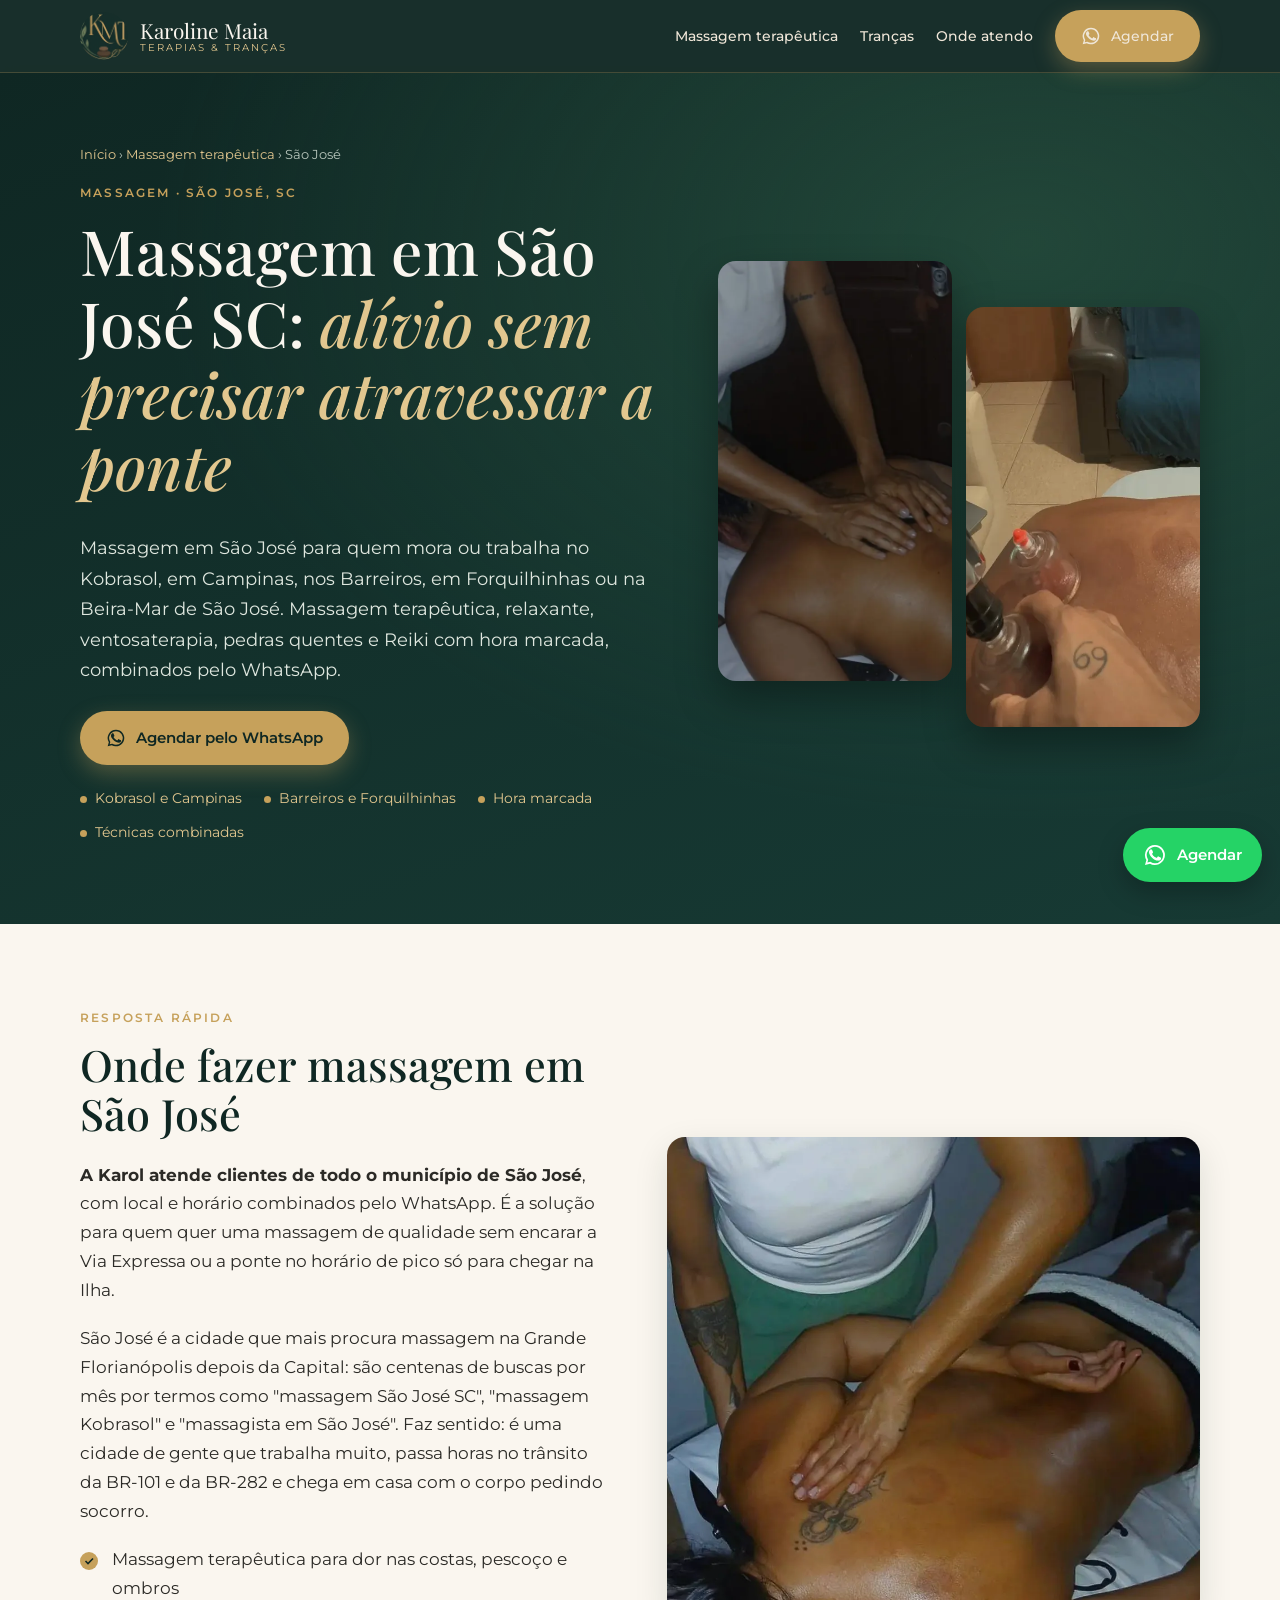
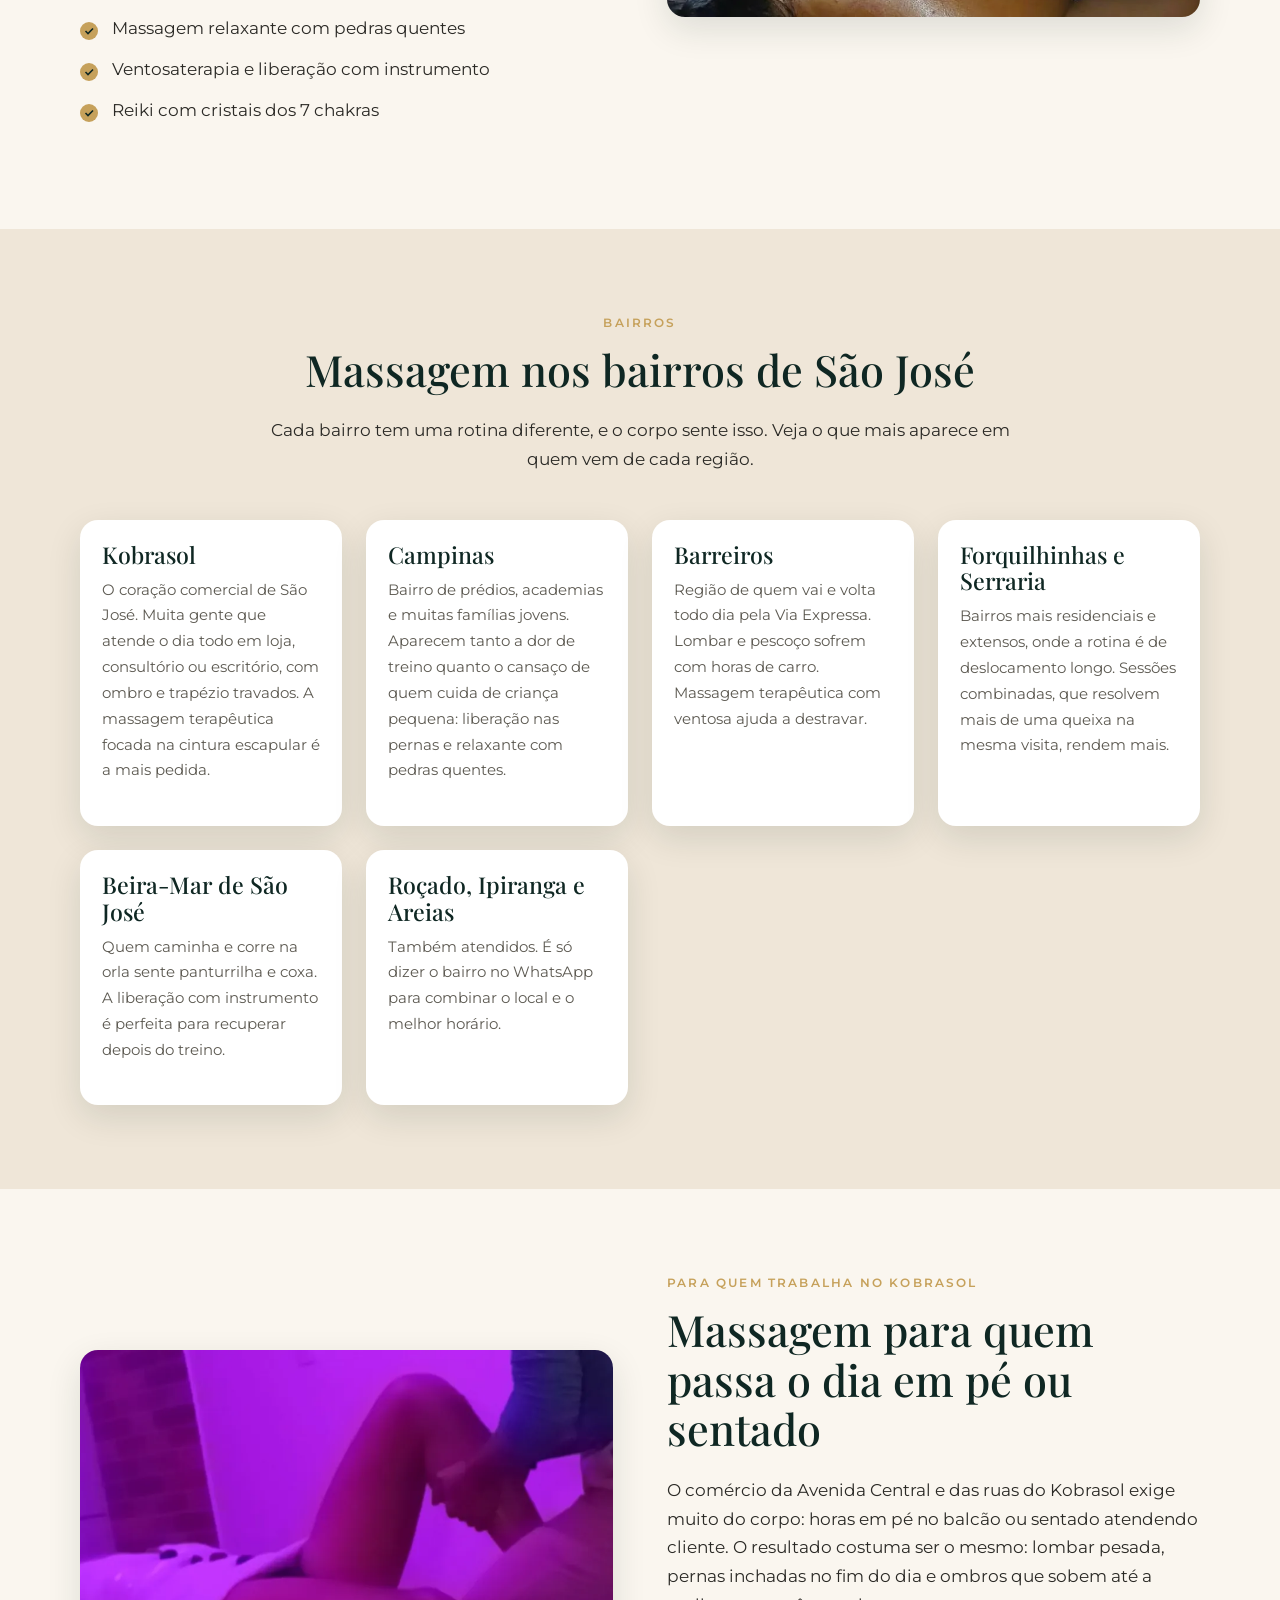
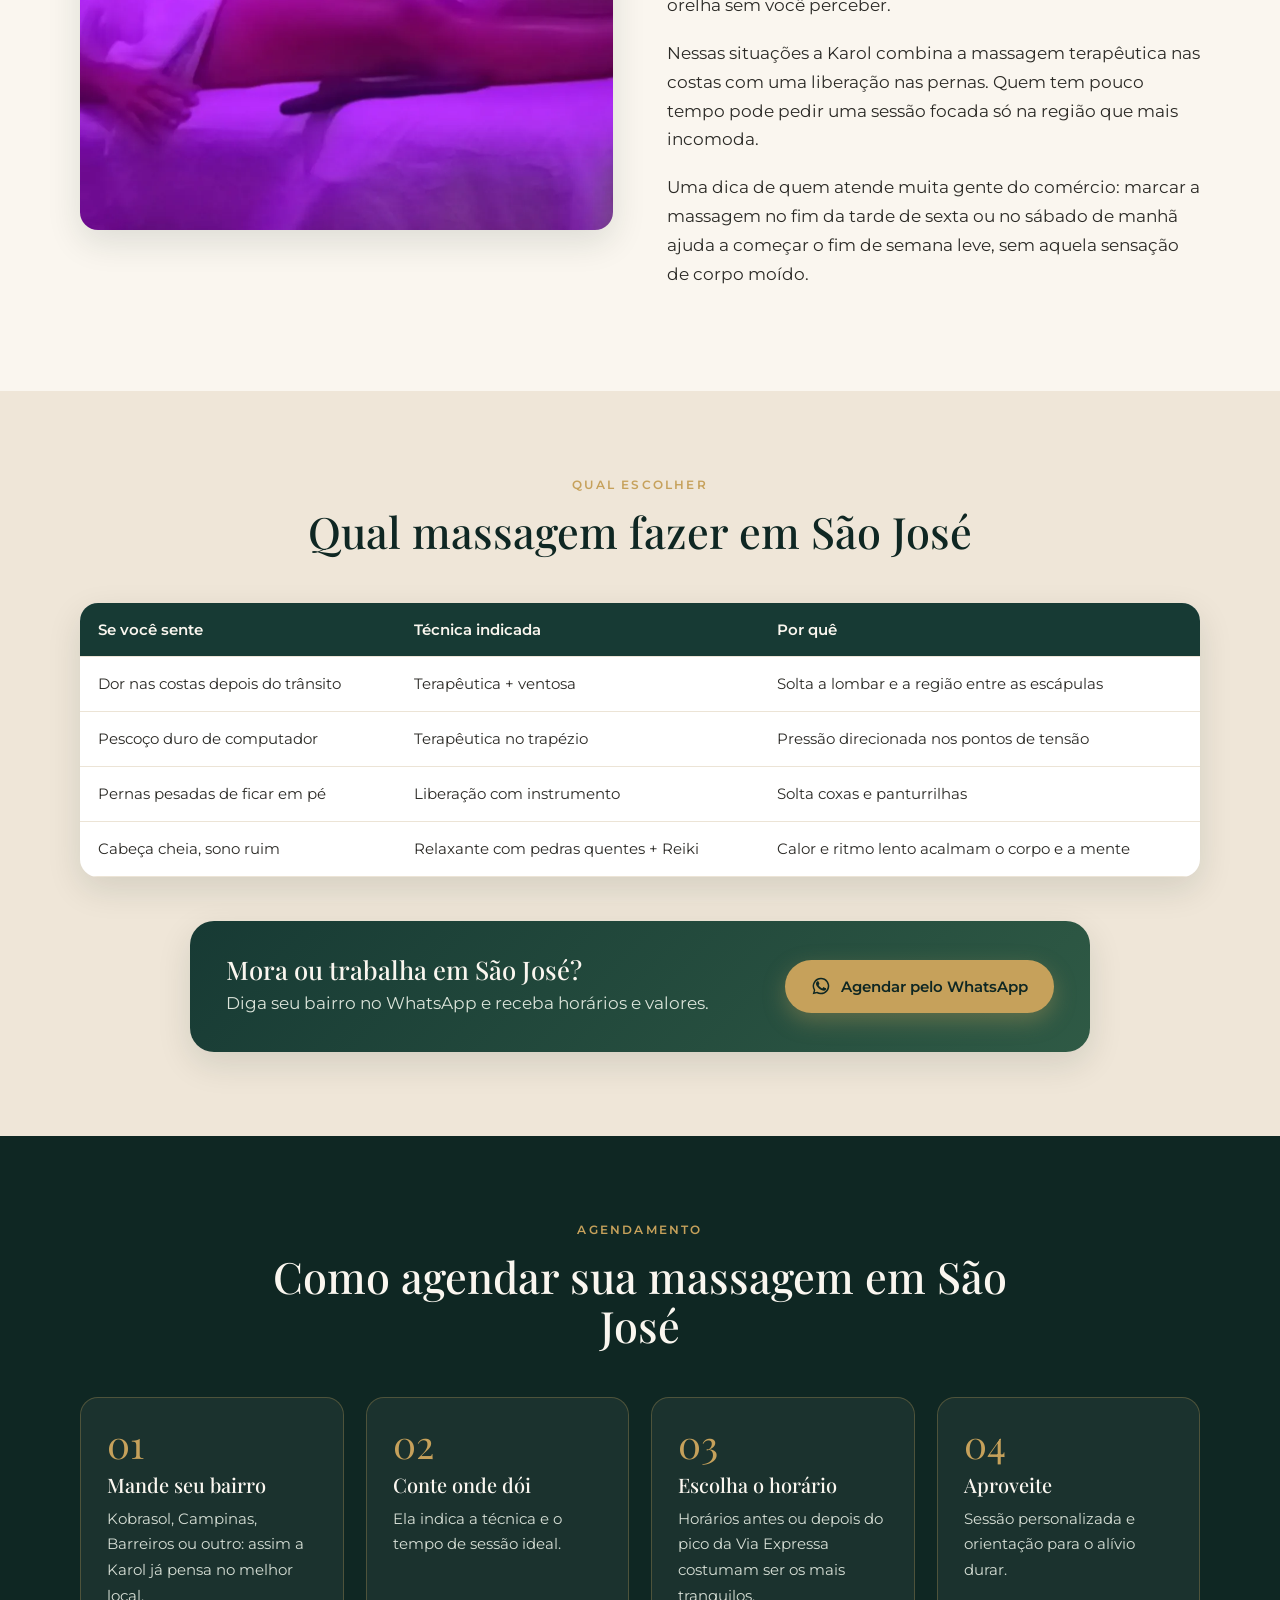
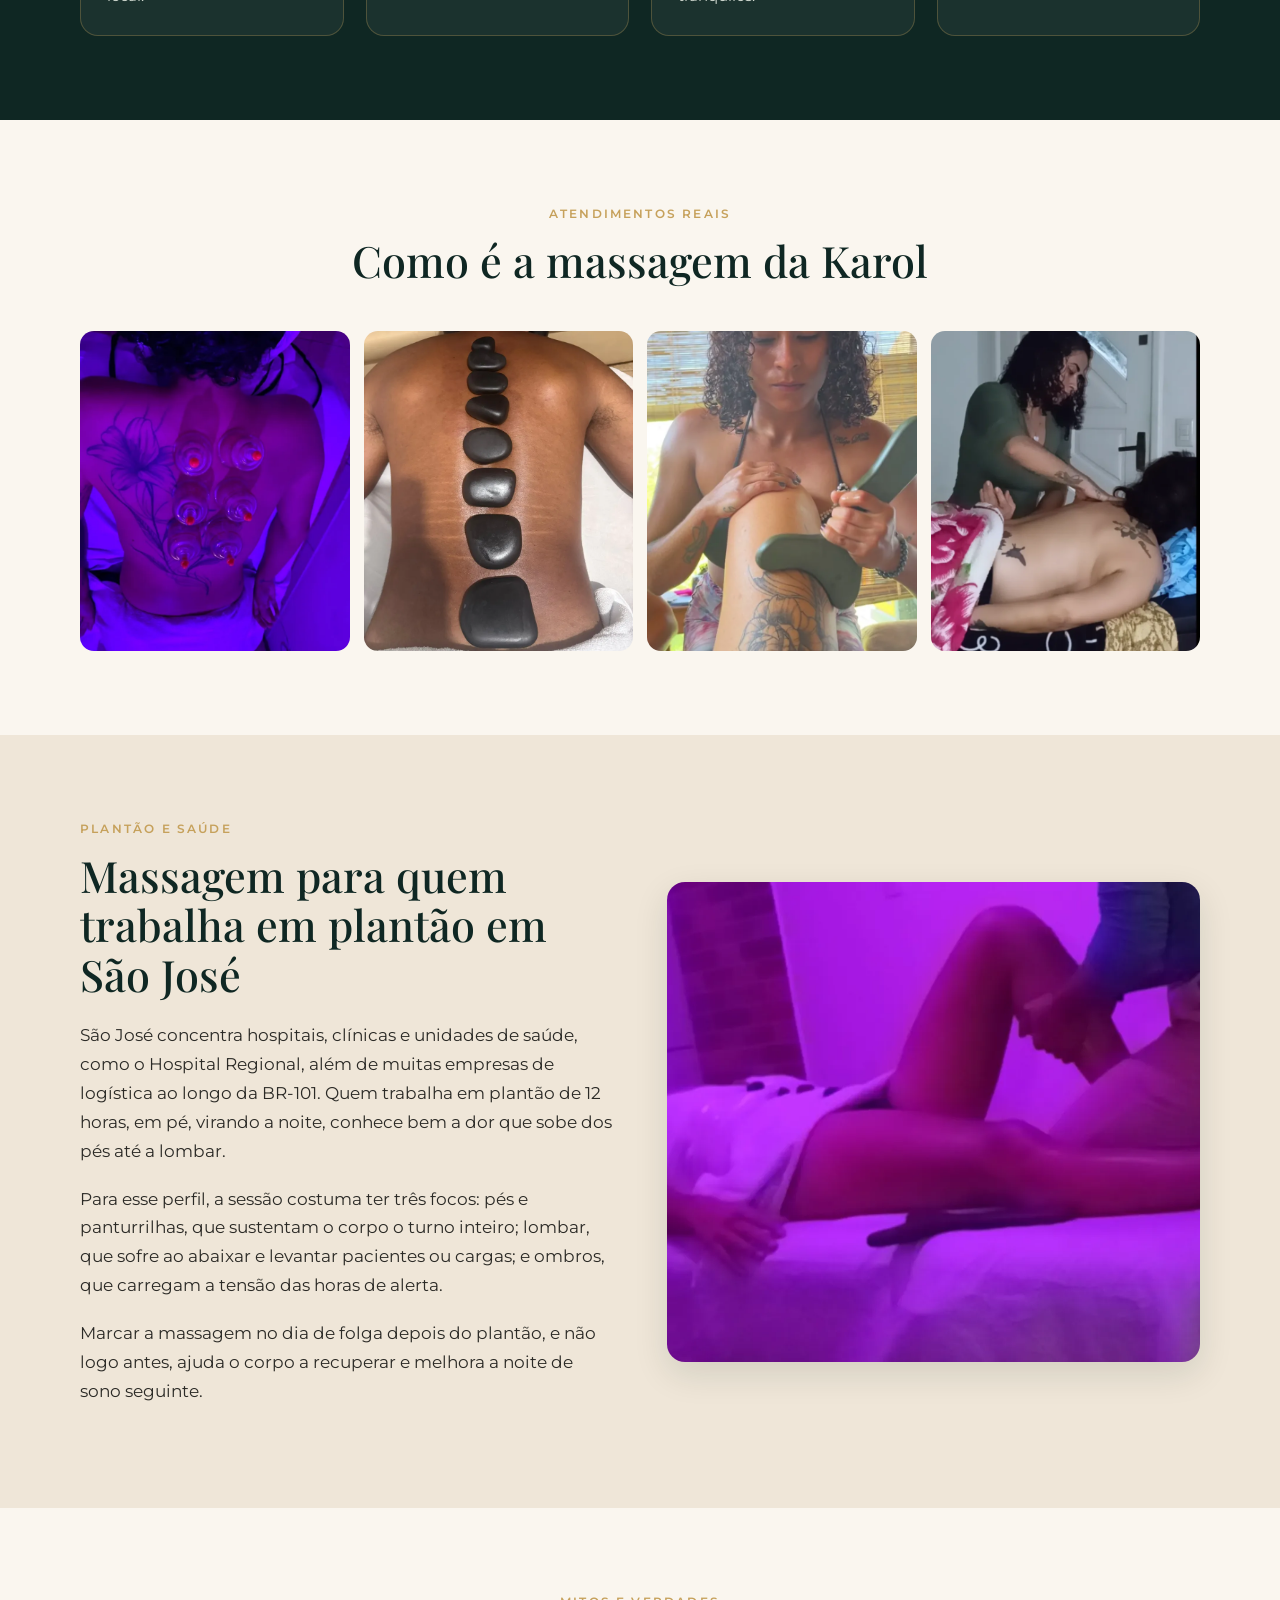
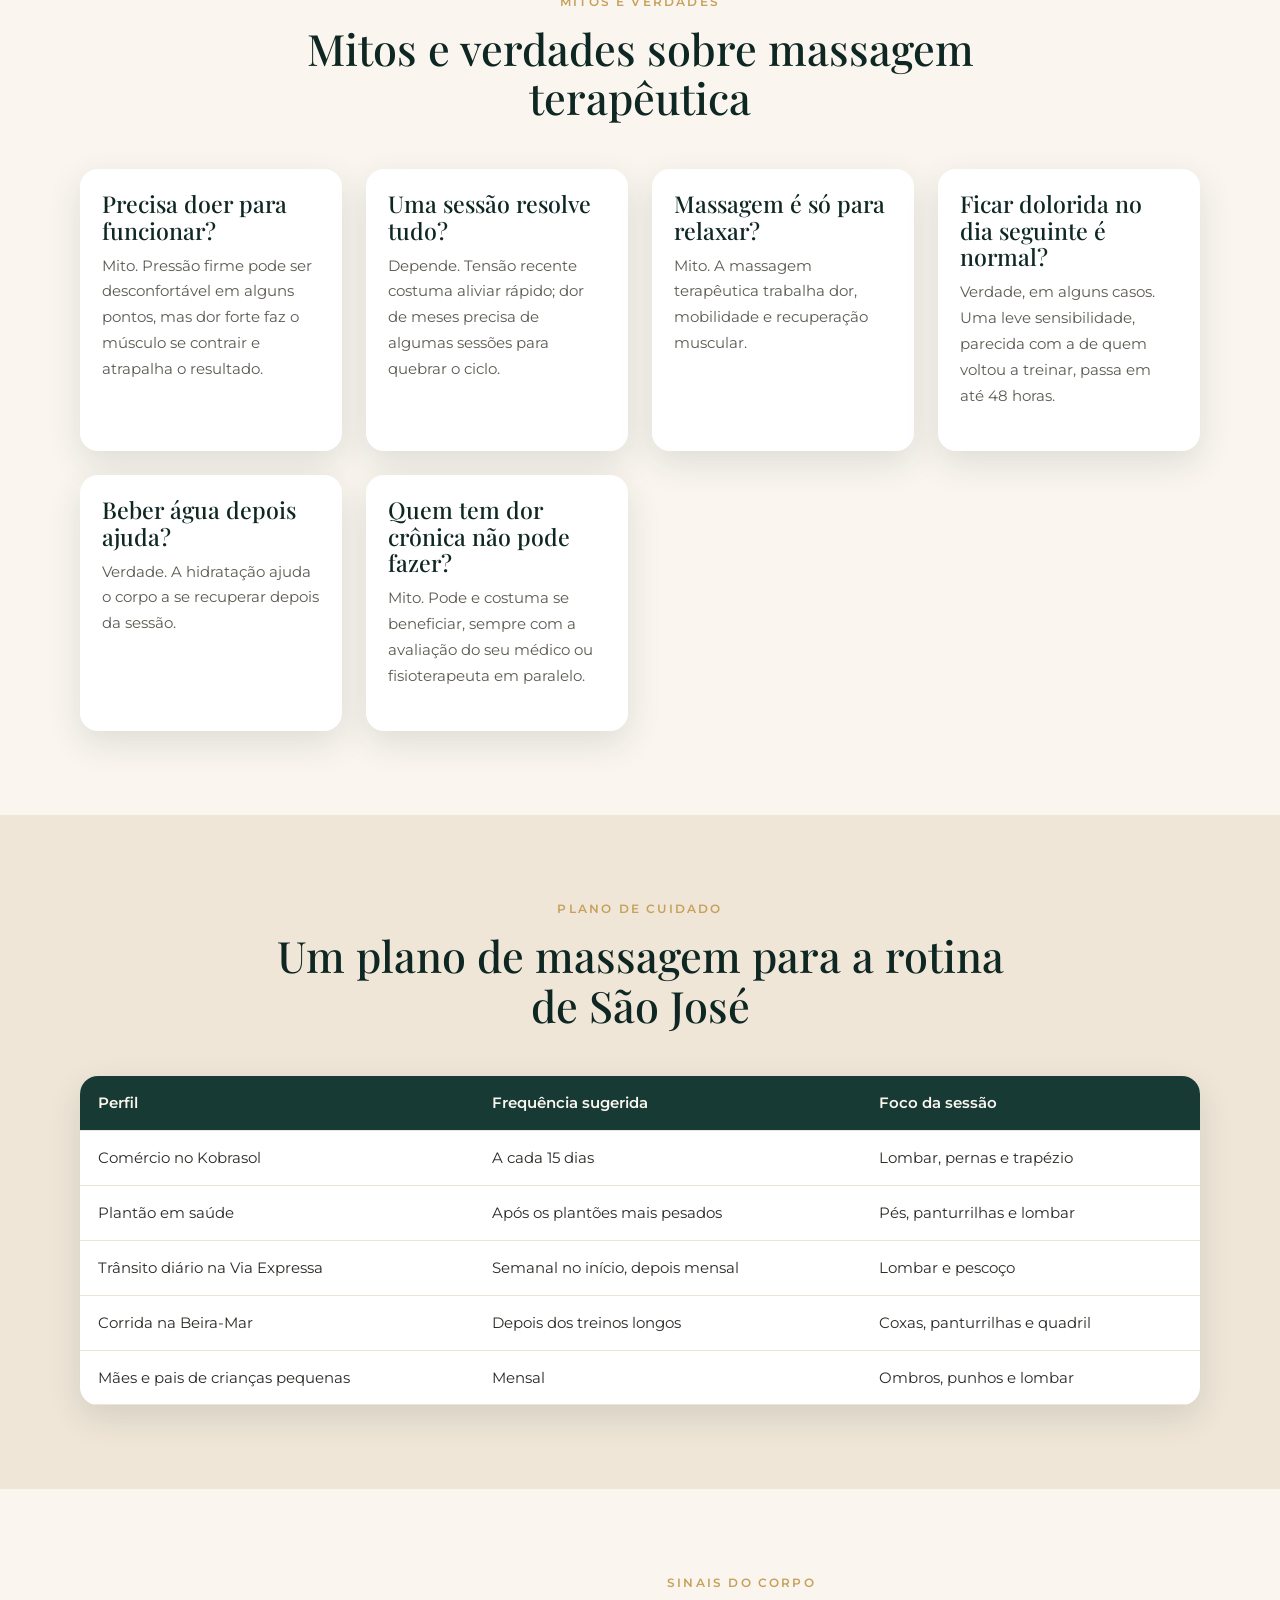
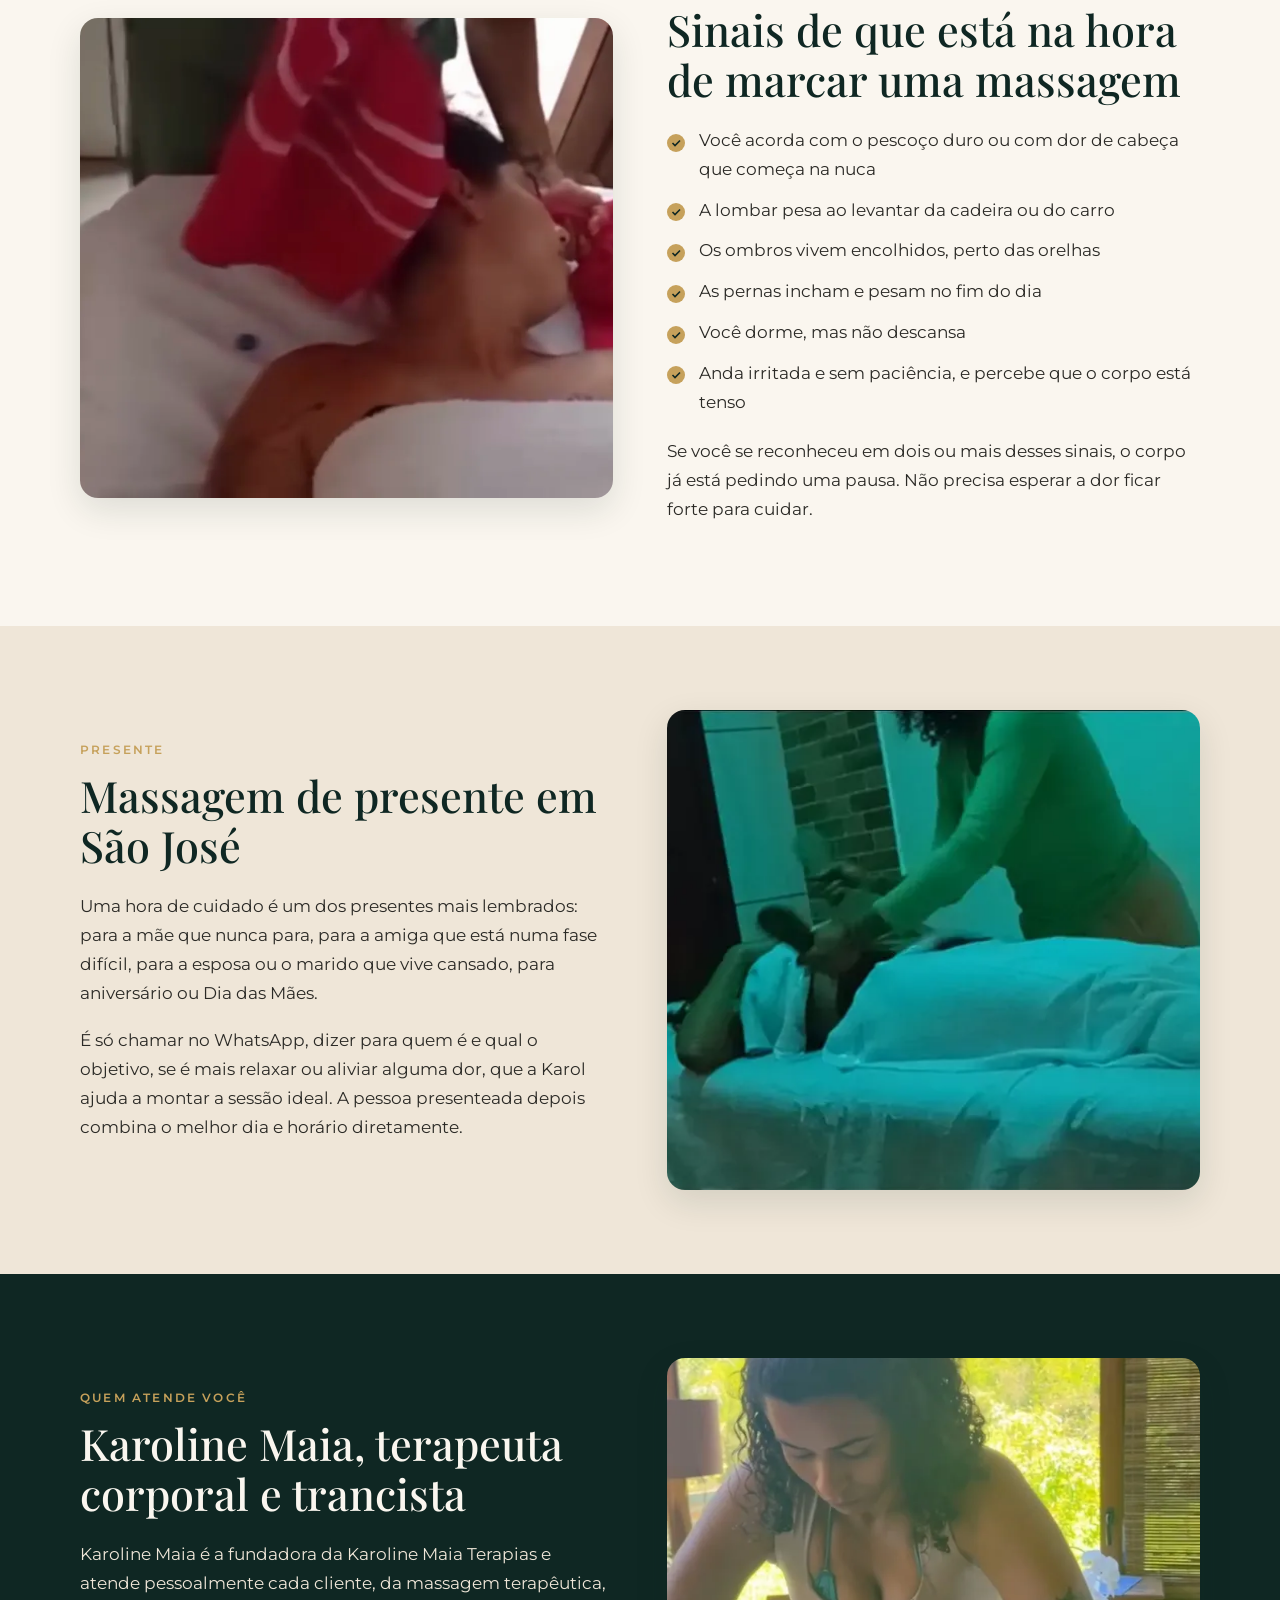
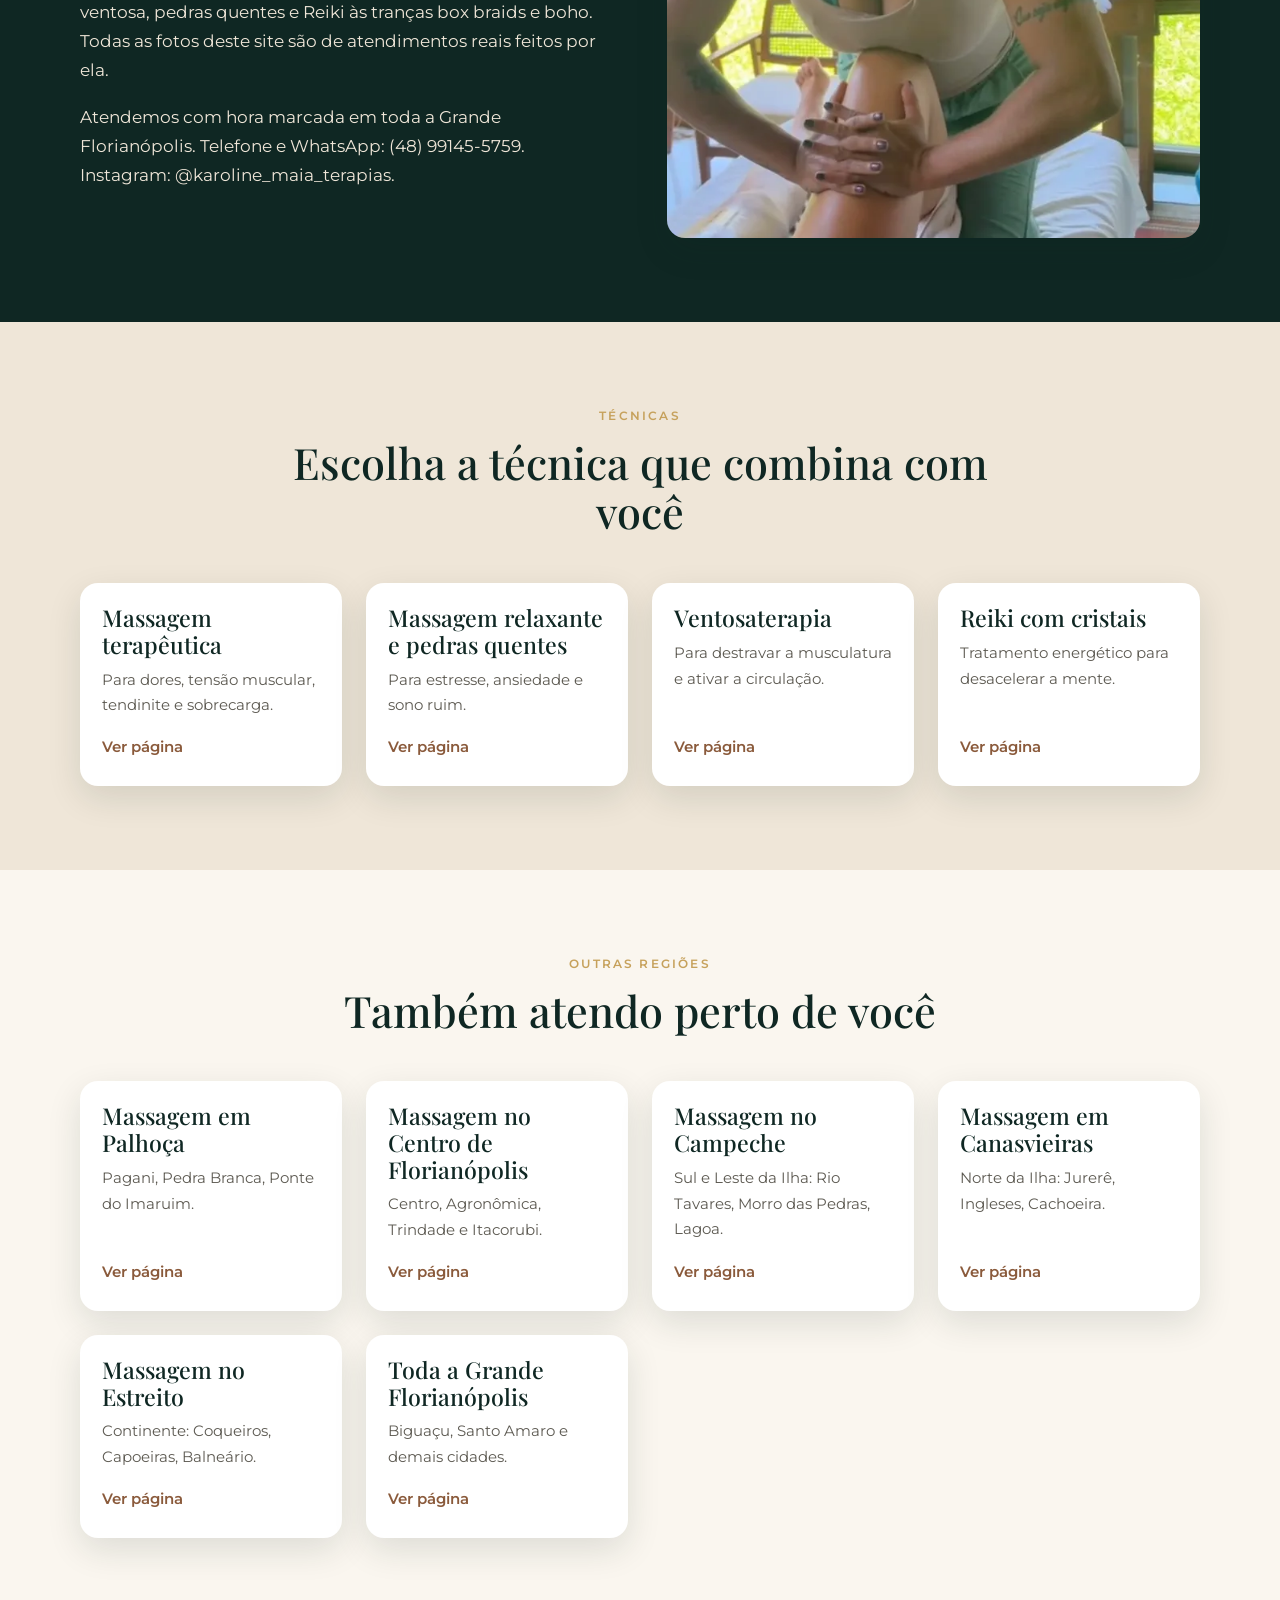
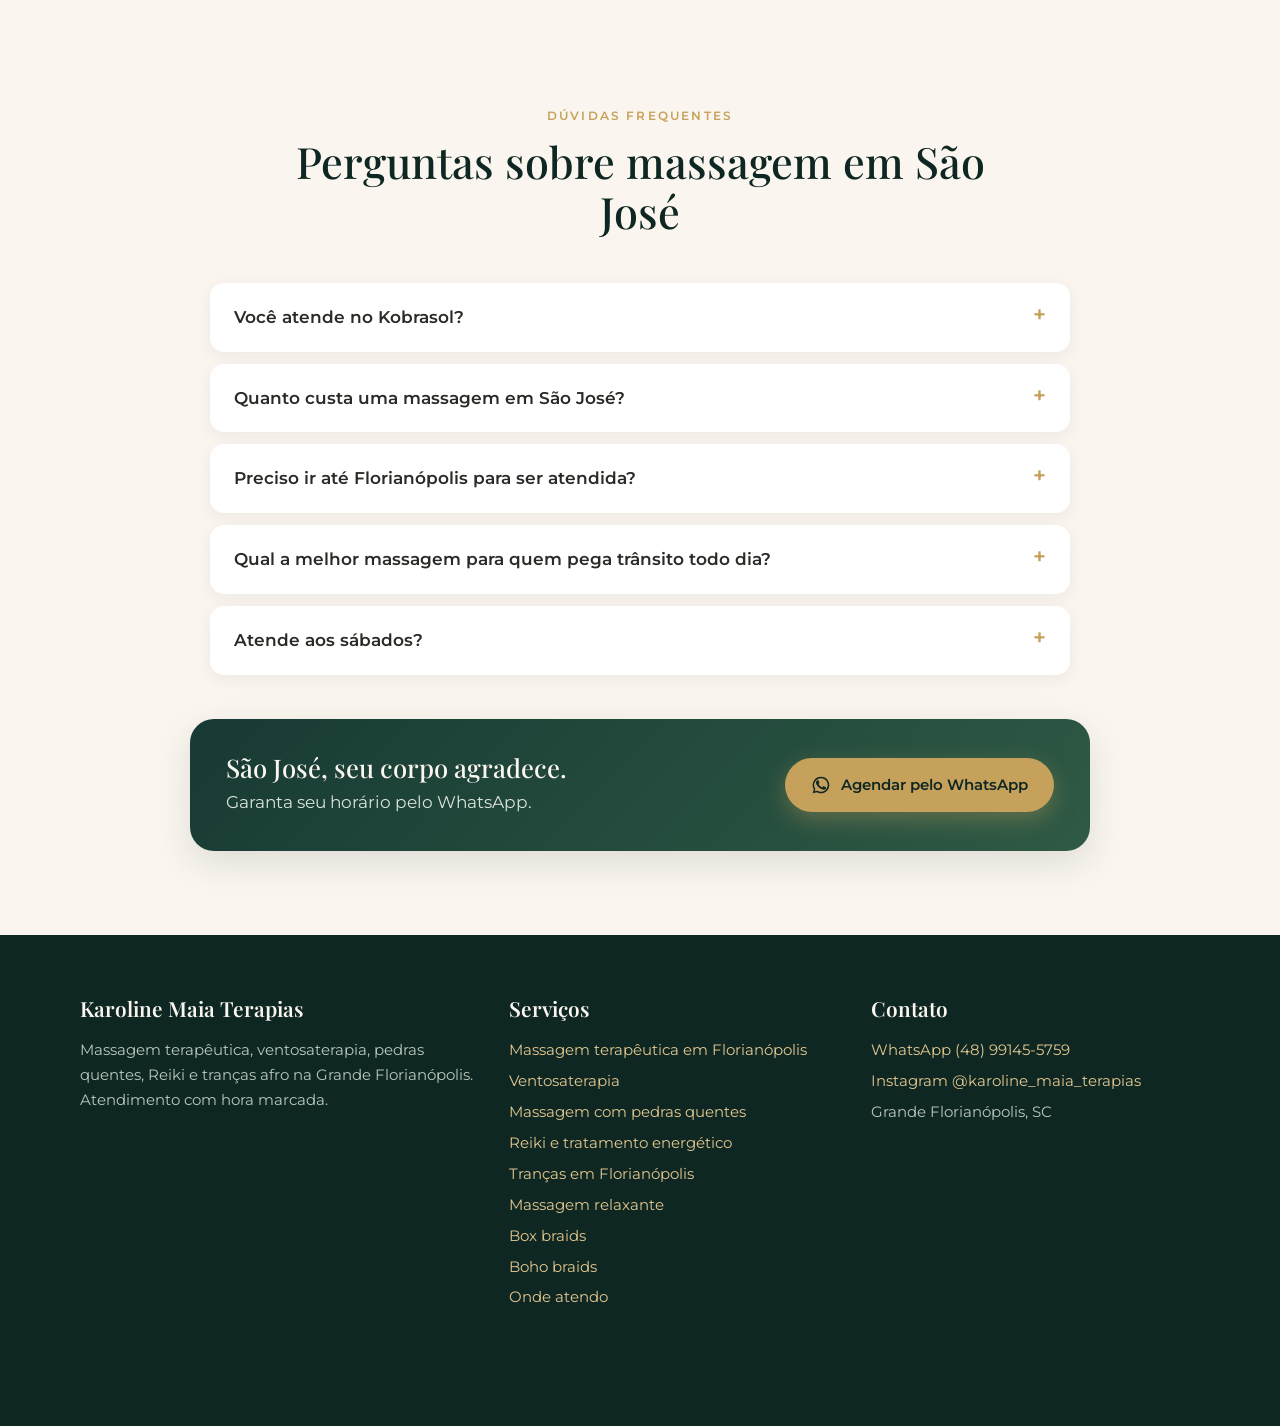
<file: massagem-sao-jose-sc/index.html>
<!doctype html>
<html lang="pt-BR">
<head>
<meta charset="utf-8">
<meta name="viewport" content="width=device-width,initial-scale=1">
<title>Massagem em São José SC | Kobrasol, Campinas e Barreiros</title>
<meta name="description" content="Massagem em São José SC: terapêutica, relaxante, ventosa e pedras quentes para quem mora no Kobrasol, Campinas e Barreiros. Agende com a Karol.">
<link rel="canonical" href="https://karolinemaiaterapias.com.br/massagem-sao-jose-sc/">
<meta name="robots" content="noindex,nofollow">
<meta property="og:type" content="website"><meta property="og:locale" content="pt_BR">
<meta property="og:title" content="Massagem em São José SC | Kobrasol, Campinas e Barreiros"><meta property="og:description" content="Massagem em São José SC: terapêutica, relaxante, ventosa e pedras quentes para quem mora no Kobrasol, Campinas e Barreiros. Agende com a Karol.">
<meta property="og:url" content="https://karolinemaiaterapias.com.br/massagem-sao-jose-sc/"><meta property="og:image" content="https://karolinemaiaterapias.com.br/img/karol-massagem-terapeutica-raspagem.webp">
<meta name="theme-color" content="#0f2723">
<link rel="icon" type="image/png" href="../img/favicon.png">
<link rel="preconnect" href="https://fonts.googleapis.com"><link rel="preconnect" href="https://fonts.gstatic.com" crossorigin>
<link href="https://fonts.googleapis.com/css2?family=Playfair+Display:ital,wght@0,500;0,600;1,500&family=Montserrat:wght@400;500;600&display=swap" rel="stylesheet">
<link rel="stylesheet" href="../style.css">

<script type="application/ld+json">{"@context": "https://schema.org", "@graph": [{"@type": "HealthAndBeautyBusiness", "@id": "https://karolinemaiaterapias.com.br/#negocio", "name": "Karoline Maia Terapias", "url": "https://karolinemaiaterapias.com.br/", "telephone": "+55 48 99145-5759", "image": "https://karolinemaiaterapias.com.br/img/karol-massagem-terapeutica-raspagem.webp", "logo": "https://karolinemaiaterapias.com.br/img/logo-kmt.webp", "sameAs": ["https://www.instagram.com/karoline_maia_terapias/"], "areaServed": [{"@type": "City", "name": "Florianópolis, SC"}, {"@type": "City", "name": "São José, SC"}, {"@type": "City", "name": "Palhoça, SC"}, {"@type": "City", "name": "Biguaçu, SC"}, {"@type": "City", "name": "Santo Amaro da Imperatriz, SC"}, {"@type": "City", "name": "Governador Celso Ramos, SC"}, {"@type": "City", "name": "Antônio Carlos, SC"}, {"@type": "City", "name": "Águas Mornas, SC"}, {"@type": "City", "name": "São Pedro de Alcântara, SC"}], "founder": {"@type": "Person", "name": "Karoline Maia"}, "knowsAbout": ["Massagem terapêutica", "Massagem relaxante", "Ventosaterapia", "Massagem com pedras quentes", "Reiki", "Box braids", "Tranças boho", "Tranças nagô"]}, {"@type": "Service", "name": "Massagem em São José SC", "serviceType": "Massagem terapêutica", "provider": {"@id": "https://karolinemaiaterapias.com.br/#negocio"}, "url": "https://karolinemaiaterapias.com.br/massagem-sao-jose-sc/", "areaServed": [{"@type": "Place", "name": "São José, SC"}, {"@type": "Place", "name": "Kobrasol"}, {"@type": "Place", "name": "Campinas"}, {"@type": "Place", "name": "Barreiros"}, {"@type": "Place", "name": "Forquilhinhas"}, {"@type": "Place", "name": "Serraria"}, {"@type": "Place", "name": "Roçado"}]}, {"@type": "FAQPage", "mainEntity": [{"@type": "Question", "name": "Você atende no Kobrasol?", "acceptedAnswer": {"@type": "Answer", "text": "Sim. O Kobrasol e os bairros vizinhos, como Campinas e Barreiros, estão dentro da área de atendimento. O local e o horário são combinados pelo WhatsApp."}}, {"@type": "Question", "name": "Quanto custa uma massagem em São José?", "acceptedAnswer": {"@type": "Answer", "text": "Depende da técnica e da duração da sessão. Mande uma mensagem dizendo o que você sente e receba o valor exato."}}, {"@type": "Question", "name": "Preciso ir até Florianópolis para ser atendida?", "acceptedAnswer": {"@type": "Answer", "text": "Não necessariamente. Diga o seu bairro em São José e a Karol combina a opção mais prática para você."}}, {"@type": "Question", "name": "Qual a melhor massagem para quem pega trânsito todo dia?", "acceptedAnswer": {"@type": "Answer", "text": "A massagem terapêutica com foco em lombar, pescoço e ombros, muitas vezes com ventosa. São as regiões que mais sofrem com horas ao volante."}}, {"@type": "Question", "name": "Atende aos sábados?", "acceptedAnswer": {"@type": "Answer", "text": "A agenda varia ao longo da semana. Pergunte no WhatsApp os horários livres, inclusive no fim de semana."}}]}, {"@type": "BreadcrumbList", "itemListElement": [{"@type": "ListItem", "position": 1, "name": "Início", "item": "https://karolinemaiaterapias.com.br/"}, {"@type": "ListItem", "position": 2, "name": "Massagem terapêutica", "item": "https://karolinemaiaterapias.com.br/massagem-terapeutica-florianopolis/"}, {"@type": "ListItem", "position": 3, "name": "São José", "item": "https://karolinemaiaterapias.com.br/massagem-sao-jose-sc/"}]}]}</script>
</head>
<body>
<header class="topo"><div class="wrap">
  <a class="marca" href=".././"><img src="../img/logo-kmt-emblema.webp" alt="Logo Karoline Maia Terapias" width="48" height="48" fetchpriority="high"><span>Karoline Maia<small>Terapias &amp; Tranças</small></span></a>
  <nav class="menu" aria-label="Principal">
    <a href="../massagem-terapeutica-florianopolis/">Massagem terapêutica</a>
    <a href="../trancas-florianopolis/">Tranças</a>
    <a href="../atendimento-grande-florianopolis/">Onde atendo</a>
    <a class="btn btn-ouro" href="https://wa.me/5548991455759?text=Ol%C3%A1%20Karol%21%20Vim%20pelo%20site%20e%20quero%20agendar%20um%20hor%C3%A1rio." target="_blank" rel="noopener" data-evt="whatsapp_click" data-local="header"><svg viewBox="0 0 24 24" fill="currentColor" aria-hidden="true"><path d="M17.5 14.4c-.3-.1-1.8-.9-2-1-.3-.1-.5-.1-.7.1-.2.3-.8 1-.9 1.2-.2.2-.3.2-.6.1-.3-.1-1.3-.5-2.4-1.5-.9-.8-1.5-1.8-1.7-2.1-.2-.3 0-.5.1-.6l.4-.5c.2-.2.2-.3.3-.5.1-.2 0-.4 0-.5l-.9-2.2c-.2-.6-.5-.5-.7-.5h-.6c-.2 0-.5.1-.8.4-.3.3-1 1-1 2.5s1.1 2.9 1.2 3.1c.1.2 2.1 3.2 5.1 4.5.7.3 1.3.5 1.7.6.7.2 1.4.2 1.9.1.6-.1 1.8-.7 2-1.4.2-.7.2-1.3.2-1.4-.1-.1-.3-.2-.6-.3zM12 2a10 10 0 0 0-8.6 15.1L2 22l5-1.3A10 10 0 1 0 12 2zm0 18.2c-1.5 0-3-.4-4.3-1.2l-.3-.2-3 .8.8-2.9-.2-.3A8.2 8.2 0 1 1 12 20.2z"/></svg>Agendar</a>
  </nav>
</div></header>
<main>

<section class="hero"><div class="wrap">
  <div>
    <nav class="migalhas" aria-label="Você está em"><a href="../">Início</a> › <a href="../massagem-terapeutica-florianopolis/">Massagem terapêutica</a> › São José</nav>
    <span class="kicker">Massagem · São José, SC</span>
    <h1>Massagem em São José SC: <em>alívio sem precisar atravessar a ponte</em></h1>
    <p class="lead">Massagem em São José para quem mora ou trabalha no Kobrasol, em Campinas, nos Barreiros, em Forquilhinhas ou na Beira-Mar de São José. Massagem terapêutica, relaxante, ventosaterapia, pedras quentes e Reiki com hora marcada, combinados pelo WhatsApp.</p>
    <div class="acoes"><a class="btn btn-ouro" href="https://wa.me/5548991455759?text=Ol%C3%A1%20Karol%21%20Vim%20pelo%20site%20e%20quero%20agendar%20uma%20massagem%20em%20S%C3%A3o%20Jos%C3%A9." target="_blank" rel="noopener" data-evt="whatsapp_click" data-local="hero"><svg viewBox="0 0 24 24" fill="currentColor" aria-hidden="true"><path d="M17.5 14.4c-.3-.1-1.8-.9-2-1-.3-.1-.5-.1-.7.1-.2.3-.8 1-.9 1.2-.2.2-.3.2-.6.1-.3-.1-1.3-.5-2.4-1.5-.9-.8-1.5-1.8-1.7-2.1-.2-.3 0-.5.1-.6l.4-.5c.2-.2.2-.3.3-.5.1-.2 0-.4 0-.5l-.9-2.2c-.2-.6-.5-.5-.7-.5h-.6c-.2 0-.5.1-.8.4-.3.3-1 1-1 2.5s1.1 2.9 1.2 3.1c.1.2 2.1 3.2 5.1 4.5.7.3 1.3.5 1.7.6.7.2 1.4.2 1.9.1.6-.1 1.8-.7 2-1.4.2-.7.2-1.3.2-1.4-.1-.1-.3-.2-.6-.3zM12 2a10 10 0 0 0-8.6 15.1L2 22l5-1.3A10 10 0 1 0 12 2zm0 18.2c-1.5 0-3-.4-4.3-1.2l-.3-.2-3 .8.8-2.9-.2-.3A8.2 8.2 0 1 1 12 20.2z"/></svg>Agendar pelo WhatsApp</a></div>
    <ul class="selos"><li>Kobrasol e Campinas</li><li>Barreiros e Forquilhinhas</li><li>Hora marcada</li><li>Técnicas combinadas</li></ul>
  </div>
  <div class="hero-fotos">
    <img src="../img/massagem-maos-costas.webp" alt="Massagem nas costas em atendimento para cliente de São José SC" width="947" height="930" fetchpriority="high">
    <img src="../img/ventosa-aplicacao.webp" alt="Aplicação de ventosa nas costas durante massagem terapêutica" width="720" height="760" fetchpriority="high">
  </div>
</div></section>
<section class=""><div class="wrap duas">
  <div><span class="kicker">Resposta rápida</span><h2>Onde fazer massagem em São José</h2><p><strong>A Karol atende clientes de todo o município de São José</strong>, com local e horário combinados pelo WhatsApp. É a solução para quem quer uma massagem de qualidade sem encarar a Via Expressa ou a ponte no horário de pico só para chegar na Ilha.</p><p>São José é a cidade que mais procura massagem na Grande Florianópolis depois da Capital: são centenas de buscas por mês por termos como "massagem São José SC", "massagem Kobrasol" e "massagista em São José". Faz sentido: é uma cidade de gente que trabalha muito, passa horas no trânsito da BR-101 e da BR-282 e chega em casa com o corpo pedindo socorro.</p><ul class='check'><li>Massagem terapêutica para dor nas costas, pescoço e ombros</li><li>Massagem relaxante com pedras quentes</li><li>Ventosaterapia e liberação com instrumento</li><li>Reiki com cristais dos 7 chakras</li></ul></div>
  <figure><img src="../img/massagem-dor-nas-costas.webp" alt="Massagem terapêutica nas costas para aliviar dor muscular" width="1000" height="853" loading="lazy" decoding="async"></figure>
</div></section><section class="sec-areia"><div class="wrap">
  <div class="centro"><span class="kicker">Bairros</span><h2>Massagem nos bairros de São José</h2><p>Cada bairro tem uma rotina diferente, e o corpo sente isso. Veja o que mais aparece em quem vem de cada região.</p></div>
  <div class="cards"><div class="card"><div class="corpo"><h3>Kobrasol</h3><p>O coração comercial de São José. Muita gente que atende o dia todo em loja, consultório ou escritório, com ombro e trapézio travados. A massagem terapêutica focada na cintura escapular é a mais pedida.</p></div></div><div class="card"><div class="corpo"><h3>Campinas</h3><p>Bairro de prédios, academias e muitas famílias jovens. Aparecem tanto a dor de treino quanto o cansaço de quem cuida de criança pequena: liberação nas pernas e relaxante com pedras quentes.</p></div></div><div class="card"><div class="corpo"><h3>Barreiros</h3><p>Região de quem vai e volta todo dia pela Via Expressa. Lombar e pescoço sofrem com horas de carro. Massagem terapêutica com ventosa ajuda a destravar.</p></div></div><div class="card"><div class="corpo"><h3>Forquilhinhas e Serraria</h3><p>Bairros mais residenciais e extensos, onde a rotina é de deslocamento longo. Sessões combinadas, que resolvem mais de uma queixa na mesma visita, rendem mais.</p></div></div><div class="card"><div class="corpo"><h3>Beira-Mar de São José</h3><p>Quem caminha e corre na orla sente panturrilha e coxa. A liberação com instrumento é perfeita para recuperar depois do treino.</p></div></div><div class="card"><div class="corpo"><h3>Roçado, Ipiranga e Areias</h3><p>Também atendidos. É só dizer o bairro no WhatsApp para combinar o local e o melhor horário.</p></div></div></div>
</div></section><section class=""><div class="wrap duas inv">
  <div><span class="kicker">Para quem trabalha no Kobrasol</span><h2>Massagem para quem passa o dia em pé ou sentado</h2><p>O comércio da Avenida Central e das ruas do Kobrasol exige muito do corpo: horas em pé no balcão ou sentado atendendo cliente. O resultado costuma ser o mesmo: lombar pesada, pernas inchadas no fim do dia e ombros que sobem até a orelha sem você perceber.</p><p>Nessas situações a Karol combina a massagem terapêutica nas costas com uma liberação nas pernas. Quem tem pouco tempo pode pedir uma sessão focada só na região que mais incomoda.</p><p>Uma dica de quem atende muita gente do comércio: marcar a massagem no fim da tarde de sexta ou no sábado de manhã ajuda a começar o fim de semana leve, sem aquela sensação de corpo moído.</p></div>
  <figure><img src="../img/massagem-pernas-relaxante.webp" alt="Massagem nas pernas para aliviar cansaço de quem trabalha em pé" width="1000" height="819" loading="lazy" decoding="async"></figure>
</div></section><section class="sec-areia"><div class="wrap">
  <div class="centro"><span class="kicker">Qual escolher</span><h2>Qual massagem fazer em São José</h2></div>
  <div class="table-scroll"><table><thead><tr><th>Se você sente</th><th>Técnica indicada</th><th>Por quê</th></tr></thead><tbody><tr><td>Dor nas costas depois do trânsito</td><td>Terapêutica + ventosa</td><td>Solta a lombar e a região entre as escápulas</td></tr><tr><td>Pescoço duro de computador</td><td>Terapêutica no trapézio</td><td>Pressão direcionada nos pontos de tensão</td></tr><tr><td>Pernas pesadas de ficar em pé</td><td>Liberação com instrumento</td><td>Solta coxas e panturrilhas</td></tr><tr><td>Cabeça cheia, sono ruim</td><td>Relaxante com pedras quentes + Reiki</td><td>Calor e ritmo lento acalmam o corpo e a mente</td></tr></tbody></table></div><div class="cta-inline"><div><h3>Mora ou trabalha em São José?</h3><p>Diga seu bairro no WhatsApp e receba horários e valores.</p></div><a class="btn btn-ouro" href="https://wa.me/5548991455759?text=Ol%C3%A1%20Karol%21%20Vim%20pelo%20site%20e%20quero%20agendar%20uma%20massagem%20em%20S%C3%A3o%20Jos%C3%A9." target="_blank" rel="noopener" data-evt="whatsapp_click" data-local="inline"><svg viewBox="0 0 24 24" fill="currentColor" aria-hidden="true"><path d="M17.5 14.4c-.3-.1-1.8-.9-2-1-.3-.1-.5-.1-.7.1-.2.3-.8 1-.9 1.2-.2.2-.3.2-.6.1-.3-.1-1.3-.5-2.4-1.5-.9-.8-1.5-1.8-1.7-2.1-.2-.3 0-.5.1-.6l.4-.5c.2-.2.2-.3.3-.5.1-.2 0-.4 0-.5l-.9-2.2c-.2-.6-.5-.5-.7-.5h-.6c-.2 0-.5.1-.8.4-.3.3-1 1-1 2.5s1.1 2.9 1.2 3.1c.1.2 2.1 3.2 5.1 4.5.7.3 1.3.5 1.7.6.7.2 1.4.2 1.9.1.6-.1 1.8-.7 2-1.4.2-.7.2-1.3.2-1.4-.1-.1-.3-.2-.6-.3zM12 2a10 10 0 0 0-8.6 15.1L2 22l5-1.3A10 10 0 1 0 12 2zm0 18.2c-1.5 0-3-.4-4.3-1.2l-.3-.2-3 .8.8-2.9-.2-.3A8.2 8.2 0 1 1 12 20.2z"/></svg>Agendar pelo WhatsApp</a></div>
</div></section><section class="sec-verde"><div class="wrap">
  <div class="centro"><span class="kicker">Agendamento</span><h2>Como agendar sua massagem em São José</h2></div><div class="passos"><div class="passo"><h3>Mande seu bairro</h3><p>Kobrasol, Campinas, Barreiros ou outro: assim a Karol já pensa no melhor local.</p></div><div class="passo"><h3>Conte onde dói</h3><p>Ela indica a técnica e o tempo de sessão ideal.</p></div><div class="passo"><h3>Escolha o horário</h3><p>Horários antes ou depois do pico da Via Expressa costumam ser os mais tranquilos.</p></div><div class="passo"><h3>Aproveite</h3><p>Sessão personalizada e orientação para o alívio durar.</p></div></div>
</div></section><section class=""><div class="wrap">
  <div class="centro"><span class="kicker">Atendimentos reais</span><h2>Como é a massagem da Karol</h2></div>
  <div class="galeria"><figure><img src="../img/ventosaterapia-costas.webp" alt="Ventosaterapia nas costas feita pela Karoline Maia" width="740" height="1000" loading="lazy" decoding="async"></figure><figure><img src="../img/massagem-pedras-quentes-coluna.webp" alt="Pedras quentes na coluna em massagem relaxante" width="750" height="1000" loading="lazy" decoding="async"></figure><figure><img src="../img/karol-liberacao-miofascial.webp" alt="Liberação miofascial com instrumento feita pela Karoline Maia" width="602" height="1000" loading="lazy" decoding="async"></figure><figure><img src="../img/massagem-relaxante-costas.webp" alt="Massagem relaxante nas costas feita pela Karoline Maia" width="750" height="1000" loading="lazy" decoding="async"></figure></div>
</div></section><section class="sec-areia"><div class="wrap duas">
  <div><span class="kicker">Plantão e saúde</span><h2>Massagem para quem trabalha em plantão em São José</h2><p>São José concentra hospitais, clínicas e unidades de saúde, como o Hospital Regional, além de muitas empresas de logística ao longo da BR-101. Quem trabalha em plantão de 12 horas, em pé, virando a noite, conhece bem a dor que sobe dos pés até a lombar.</p><p>Para esse perfil, a sessão costuma ter três focos: pés e panturrilhas, que sustentam o corpo o turno inteiro; lombar, que sofre ao abaixar e levantar pacientes ou cargas; e ombros, que carregam a tensão das horas de alerta.</p><p>Marcar a massagem no dia de folga depois do plantão, e não logo antes, ajuda o corpo a recuperar e melhora a noite de sono seguinte.</p></div>
  <figure><img src="../img/massagem-pernas-relaxante.webp" alt="Massagem nas pernas para quem trabalha em pé" width="1000" height="819" loading="lazy" decoding="async"></figure>
</div></section><section class=""><div class="wrap">
  <div class="centro"><span class="kicker">Mitos e verdades</span><h2>Mitos e verdades sobre massagem terapêutica</h2></div>
  <div class="cards"><div class="card"><div class="corpo"><h3>Precisa doer para funcionar?</h3><p>Mito. Pressão firme pode ser desconfortável em alguns pontos, mas dor forte faz o músculo se contrair e atrapalha o resultado.</p></div></div><div class="card"><div class="corpo"><h3>Uma sessão resolve tudo?</h3><p>Depende. Tensão recente costuma aliviar rápido; dor de meses precisa de algumas sessões para quebrar o ciclo.</p></div></div><div class="card"><div class="corpo"><h3>Massagem é só para relaxar?</h3><p>Mito. A massagem terapêutica trabalha dor, mobilidade e recuperação muscular.</p></div></div><div class="card"><div class="corpo"><h3>Ficar dolorida no dia seguinte é normal?</h3><p>Verdade, em alguns casos. Uma leve sensibilidade, parecida com a de quem voltou a treinar, passa em até 48 horas.</p></div></div><div class="card"><div class="corpo"><h3>Beber água depois ajuda?</h3><p>Verdade. A hidratação ajuda o corpo a se recuperar depois da sessão.</p></div></div><div class="card"><div class="corpo"><h3>Quem tem dor crônica não pode fazer?</h3><p>Mito. Pode e costuma se beneficiar, sempre com a avaliação do seu médico ou fisioterapeuta em paralelo.</p></div></div></div>
</div></section><section class="sec-areia"><div class="wrap">
  <div class="centro"><span class="kicker">Plano de cuidado</span><h2>Um plano de massagem para a rotina de São José</h2></div>
  <div class="table-scroll"><table><thead><tr><th>Perfil</th><th>Frequência sugerida</th><th>Foco da sessão</th></tr></thead><tbody><tr><td>Comércio no Kobrasol</td><td>A cada 15 dias</td><td>Lombar, pernas e trapézio</td></tr><tr><td>Plantão em saúde</td><td>Após os plantões mais pesados</td><td>Pés, panturrilhas e lombar</td></tr><tr><td>Trânsito diário na Via Expressa</td><td>Semanal no início, depois mensal</td><td>Lombar e pescoço</td></tr><tr><td>Corrida na Beira-Mar</td><td>Depois dos treinos longos</td><td>Coxas, panturrilhas e quadril</td></tr><tr><td>Mães e pais de crianças pequenas</td><td>Mensal</td><td>Ombros, punhos e lombar</td></tr></tbody></table></div>
</div></section><section class=""><div class="wrap duas inv">
  <div><span class="kicker">Sinais do corpo</span><h2>Sinais de que está na hora de marcar uma massagem</h2><ul class='check'><li>Você acorda com o pescoço duro ou com dor de cabeça que começa na nuca</li><li>A lombar pesa ao levantar da cadeira ou do carro</li><li>Os ombros vivem encolhidos, perto das orelhas</li><li>As pernas incham e pesam no fim do dia</li><li>Você dorme, mas não descansa</li><li>Anda irritada e sem paciência, e percebe que o corpo está tenso</li></ul><p>Se você se reconheceu em dois ou mais desses sinais, o corpo já está pedindo uma pausa. Não precisa esperar a dor ficar forte para cuidar.</p></div>
  <figure><img src="../img/massagem-pescoco-toalha.webp" alt="Massagem no pescoço para aliviar tensão" width="880" height="720" loading="lazy" decoding="async"></figure>
</div></section><section class="sec-areia"><div class="wrap duas">
  <div><span class="kicker">Presente</span><h2>Massagem de presente em São José</h2><p>Uma hora de cuidado é um dos presentes mais lembrados: para a mãe que nunca para, para a amiga que está numa fase difícil, para a esposa ou o marido que vive cansado, para aniversário ou Dia das Mães.</p><p>É só chamar no WhatsApp, dizer para quem é e qual o objetivo, se é mais relaxar ou aliviar alguma dor, que a Karol ajuda a montar a sessão ideal. A pessoa presenteada depois combina o melhor dia e horário diretamente.</p></div>
  <figure><img src="../img/massagem-corpo-inteiro.webp" alt="Massagem relaxante de presente" width="1000" height="474" loading="lazy" decoding="async"></figure>
</div></section><section class="sec-verde"><div class="wrap duas">
  <div><span class="kicker">Quem atende você</span><h2>Karoline Maia, terapeuta corporal e trancista</h2><p>Karoline Maia é a fundadora da Karoline Maia Terapias e atende pessoalmente cada cliente, da massagem terapêutica, ventosa, pedras quentes e Reiki às tranças box braids e boho. Todas as fotos deste site são de atendimentos reais feitos por ela.</p><p>Atendemos com hora marcada em toda a Grande Florianópolis. Telefone e WhatsApp: (48) 99145-5759. Instagram: @karoline_maia_terapias.</p></div>
  <figure><img src="../img/karol-massagem-terapeutica-raspagem.webp" alt="Karoline Maia, fundadora da Karoline Maia Terapias" width="663" height="1000" loading="lazy" decoding="async"></figure>
</div></section><section class="sec-areia"><div class="wrap">
  <div class="centro"><span class="kicker">Técnicas</span><h2>Escolha a técnica que combina com você</h2></div>
  <div class="cards"><a class="card" href="../massagem-terapeutica-florianopolis/" data-evt="cta_click" data-local="interlink"><div class="corpo"><h3>Massagem terapêutica</h3><p>Para dores, tensão muscular, tendinite e sobrecarga.</p><span class="mais">Ver página</span></div></a><a class="card" href="../massagem-relaxante-florianopolis/" data-evt="cta_click" data-local="interlink"><div class="corpo"><h3>Massagem relaxante e pedras quentes</h3><p>Para estresse, ansiedade e sono ruim.</p><span class="mais">Ver página</span></div></a><a class="card" href="../ventosaterapia-florianopolis/" data-evt="cta_click" data-local="interlink"><div class="corpo"><h3>Ventosaterapia</h3><p>Para destravar a musculatura e ativar a circulação.</p><span class="mais">Ver página</span></div></a><a class="card" href="../reiki-florianopolis/" data-evt="cta_click" data-local="interlink"><div class="corpo"><h3>Reiki com cristais</h3><p>Tratamento energético para desacelerar a mente.</p><span class="mais">Ver página</span></div></a></div>
</div></section><section class=""><div class="wrap">
  <div class="centro"><span class="kicker">Outras regiões</span><h2>Também atendo perto de você</h2></div>
  <div class="cards"><a class="card" href="../massagem-palhoca/" data-evt="cta_click" data-local="interlink"><div class="corpo"><h3>Massagem em Palhoça</h3><p>Pagani, Pedra Branca, Ponte do Imaruim.</p><span class="mais">Ver página</span></div></a><a class="card" href="../massagem-centro-florianopolis/" data-evt="cta_click" data-local="interlink"><div class="corpo"><h3>Massagem no Centro de Florianópolis</h3><p>Centro, Agronômica, Trindade e Itacorubi.</p><span class="mais">Ver página</span></div></a><a class="card" href="../massagem-campeche/" data-evt="cta_click" data-local="interlink"><div class="corpo"><h3>Massagem no Campeche</h3><p>Sul e Leste da Ilha: Rio Tavares, Morro das Pedras, Lagoa.</p><span class="mais">Ver página</span></div></a><a class="card" href="../massagem-canasvieiras/" data-evt="cta_click" data-local="interlink"><div class="corpo"><h3>Massagem em Canasvieiras</h3><p>Norte da Ilha: Jurerê, Ingleses, Cachoeira.</p><span class="mais">Ver página</span></div></a><a class="card" href="../massagem-estreito/" data-evt="cta_click" data-local="interlink"><div class="corpo"><h3>Massagem no Estreito</h3><p>Continente: Coqueiros, Capoeiras, Balneário.</p><span class="mais">Ver página</span></div></a><a class="card" href="../atendimento-grande-florianopolis/" data-evt="cta_click" data-local="interlink"><div class="corpo"><h3>Toda a Grande Florianópolis</h3><p>Biguaçu, Santo Amaro e demais cidades.</p><span class="mais">Ver página</span></div></a></div>
</div></section>
<section><div class="wrap">
  <div class="centro"><span class="kicker">Dúvidas frequentes</span><h2>Perguntas sobre massagem em São José</h2></div>
  <div class="faq"><details><summary>Você atende no Kobrasol?</summary><p>Sim. O Kobrasol e os bairros vizinhos, como Campinas e Barreiros, estão dentro da área de atendimento. O local e o horário são combinados pelo WhatsApp.</p></details><details><summary>Quanto custa uma massagem em São José?</summary><p>Depende da técnica e da duração da sessão. Mande uma mensagem dizendo o que você sente e receba o valor exato.</p></details><details><summary>Preciso ir até Florianópolis para ser atendida?</summary><p>Não necessariamente. Diga o seu bairro em São José e a Karol combina a opção mais prática para você.</p></details><details><summary>Qual a melhor massagem para quem pega trânsito todo dia?</summary><p>A massagem terapêutica com foco em lombar, pescoço e ombros, muitas vezes com ventosa. São as regiões que mais sofrem com horas ao volante.</p></details><details><summary>Atende aos sábados?</summary><p>A agenda varia ao longo da semana. Pergunte no WhatsApp os horários livres, inclusive no fim de semana.</p></details></div>
  <div class="cta-inline"><div><h3>São José, seu corpo agradece.</h3><p>Garanta seu horário pelo WhatsApp.</p></div><a class="btn btn-ouro" href="https://wa.me/5548991455759?text=Ol%C3%A1%20Karol%21%20Vim%20pelo%20site%20e%20quero%20agendar%20uma%20massagem%20em%20S%C3%A3o%20Jos%C3%A9." target="_blank" rel="noopener" data-evt="whatsapp_click" data-local="final"><svg viewBox="0 0 24 24" fill="currentColor" aria-hidden="true"><path d="M17.5 14.4c-.3-.1-1.8-.9-2-1-.3-.1-.5-.1-.7.1-.2.3-.8 1-.9 1.2-.2.2-.3.2-.6.1-.3-.1-1.3-.5-2.4-1.5-.9-.8-1.5-1.8-1.7-2.1-.2-.3 0-.5.1-.6l.4-.5c.2-.2.2-.3.3-.5.1-.2 0-.4 0-.5l-.9-2.2c-.2-.6-.5-.5-.7-.5h-.6c-.2 0-.5.1-.8.4-.3.3-1 1-1 2.5s1.1 2.9 1.2 3.1c.1.2 2.1 3.2 5.1 4.5.7.3 1.3.5 1.7.6.7.2 1.4.2 1.9.1.6-.1 1.8-.7 2-1.4.2-.7.2-1.3.2-1.4-.1-.1-.3-.2-.6-.3zM12 2a10 10 0 0 0-8.6 15.1L2 22l5-1.3A10 10 0 1 0 12 2zm0 18.2c-1.5 0-3-.4-4.3-1.2l-.3-.2-3 .8.8-2.9-.2-.3A8.2 8.2 0 1 1 12 20.2z"/></svg>Agendar pelo WhatsApp</a></div>
</div></section>

</main>
<footer><div class="wrap">
  <div><h4>Karoline Maia Terapias</h4><p>Massagem terapêutica, ventosaterapia, pedras quentes, Reiki e tranças afro na Grande Florianópolis. Atendimento com hora marcada.</p></div>
  <div><h4>Serviços</h4><ul>
    <li><a href="../massagem-terapeutica-florianopolis/">Massagem terapêutica em Florianópolis</a></li>
    <li><a href="../ventosaterapia-florianopolis/">Ventosaterapia</a></li>
    <li><a href="../massagem-relaxante-florianopolis/">Massagem com pedras quentes</a></li>
    <li><a href="../reiki-florianopolis/">Reiki e tratamento energético</a></li>
    <li><a href="../trancas-florianopolis/">Tranças em Florianópolis</a></li>
    <li><a href="../massagem-relaxante-florianopolis/">Massagem relaxante</a></li>
    <li><a href="../box-braids-florianopolis/">Box braids</a></li>
    <li><a href="../boho-braids-florianopolis/">Boho braids</a></li>
    <li><a href="../atendimento-grande-florianopolis/">Onde atendo</a></li>
  </ul></div>
  <div><h4>Contato</h4><ul>
    <li><a href="https://wa.me/5548991455759?text=Ol%C3%A1%20Karol%21%20Vim%20pelo%20site." target="_blank" rel="noopener" data-evt="whatsapp_click" data-local="footer">WhatsApp (48) 99145-5759</a></li>
    <li><a href="https://www.instagram.com/karoline_maia_terapias/" target="_blank" rel="noopener" data-evt="outbound_click">Instagram @karoline_maia_terapias</a></li>
    <li>Grande Florianópolis, SC</li>
  </ul></div>
</div></footer>
<a class="wa-flutua" href="https://wa.me/5548991455759?text=Ol%C3%A1%20Karol%21%20Vim%20pelo%20site%20e%20quero%20agendar." target="_blank" rel="noopener" data-evt="whatsapp_click" data-local="flutuante" aria-label="Agendar pelo WhatsApp"><svg viewBox="0 0 24 24" fill="currentColor" aria-hidden="true"><path d="M17.5 14.4c-.3-.1-1.8-.9-2-1-.3-.1-.5-.1-.7.1-.2.3-.8 1-.9 1.2-.2.2-.3.2-.6.1-.3-.1-1.3-.5-2.4-1.5-.9-.8-1.5-1.8-1.7-2.1-.2-.3 0-.5.1-.6l.4-.5c.2-.2.2-.3.3-.5.1-.2 0-.4 0-.5l-.9-2.2c-.2-.6-.5-.5-.7-.5h-.6c-.2 0-.5.1-.8.4-.3.3-1 1-1 2.5s1.1 2.9 1.2 3.1c.1.2 2.1 3.2 5.1 4.5.7.3 1.3.5 1.7.6.7.2 1.4.2 1.9.1.6-.1 1.8-.7 2-1.4.2-.7.2-1.3.2-1.4-.1-.1-.3-.2-.6-.3zM12 2a10 10 0 0 0-8.6 15.1L2 22l5-1.3A10 10 0 1 0 12 2zm0 18.2c-1.5 0-3-.4-4.3-1.2l-.3-.2-3 .8.8-2.9-.2-.3A8.2 8.2 0 1 1 12 20.2z"/></svg><span>Agendar</span></a>
<script>
document.addEventListener('click',function(e){var a=e.target.closest('[data-evt]');if(!a)return;var p={page:location.pathname,local:a.dataset.local||'',link_text:(a.textContent||'').trim().slice(0,60)};
window.dataLayer=window.dataLayer||[];window.dataLayer.push(Object.assign({event:a.dataset.evt},p));
if(typeof gtag==='function'){gtag('event',a.dataset.evt,p);if(a.dataset.evt==='whatsapp_click')gtag('event','cta_click',p);}});
</script>
</body>
</html>
</file>
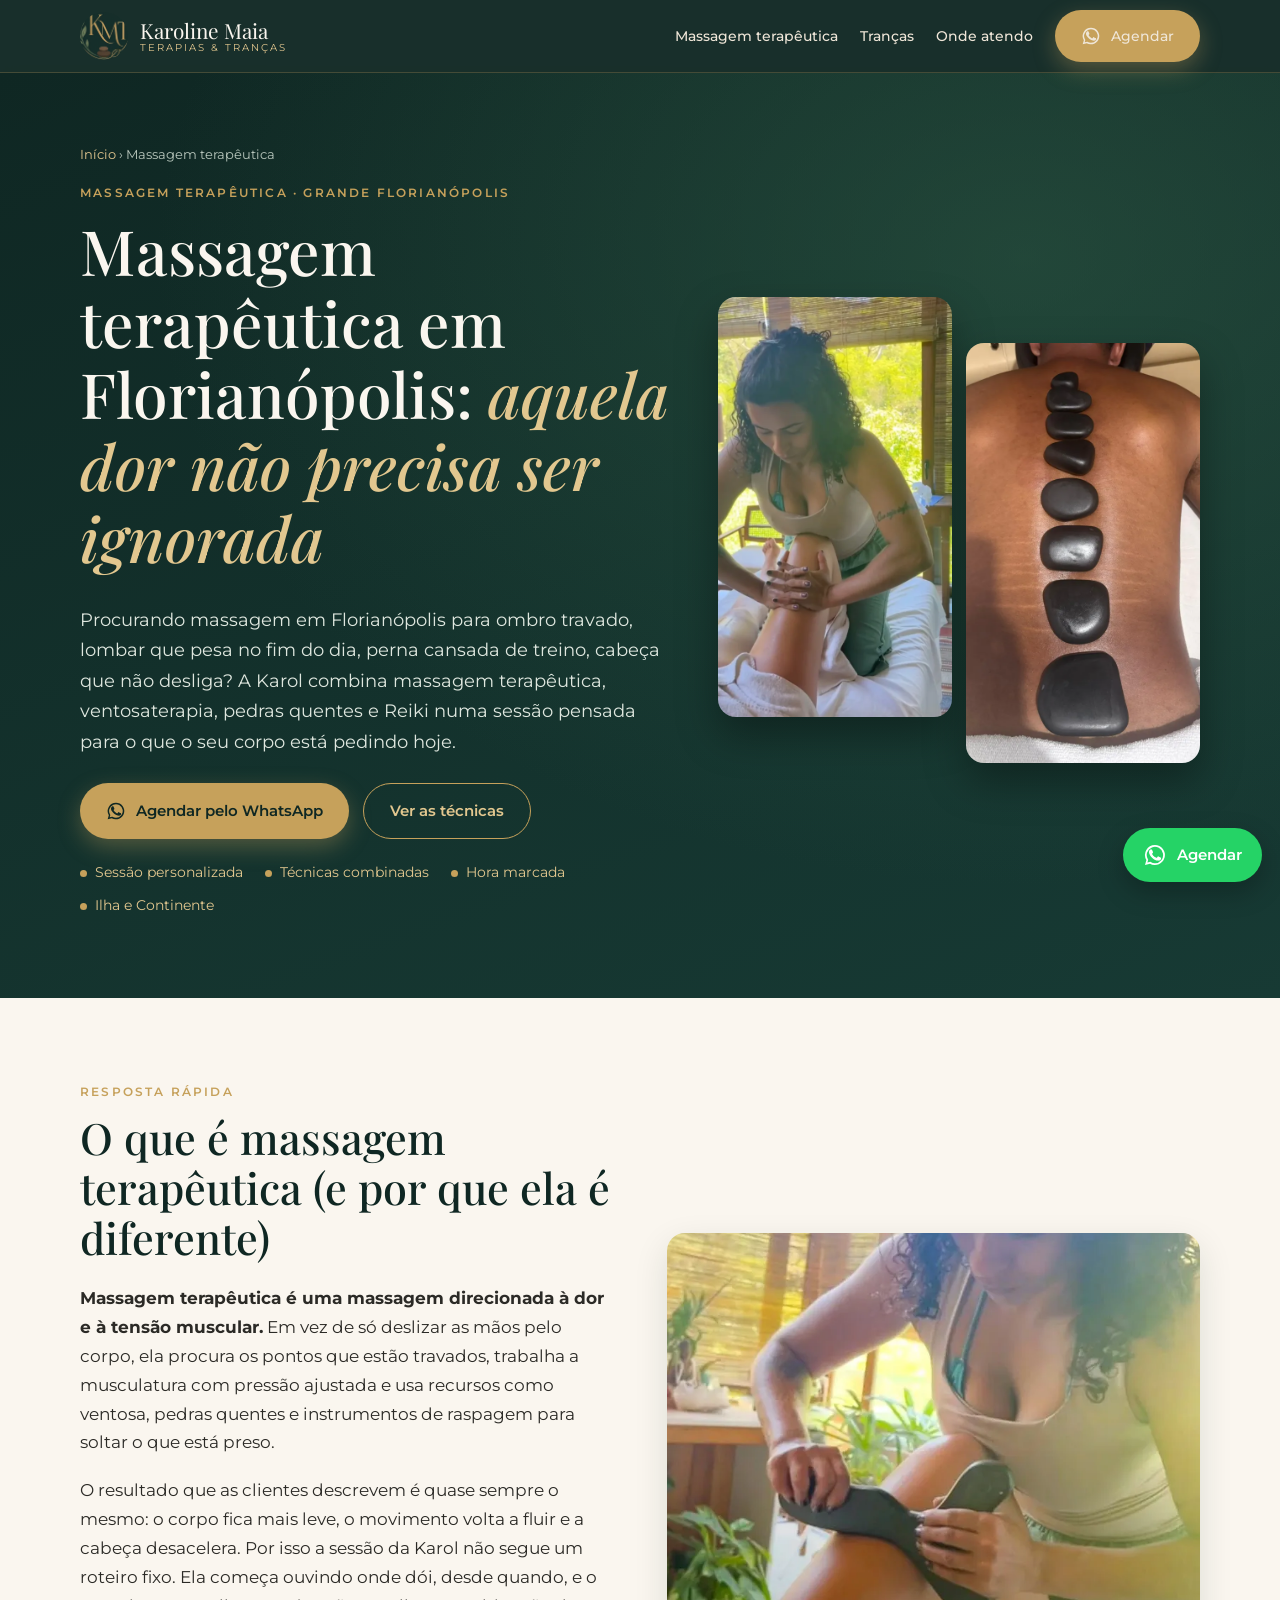
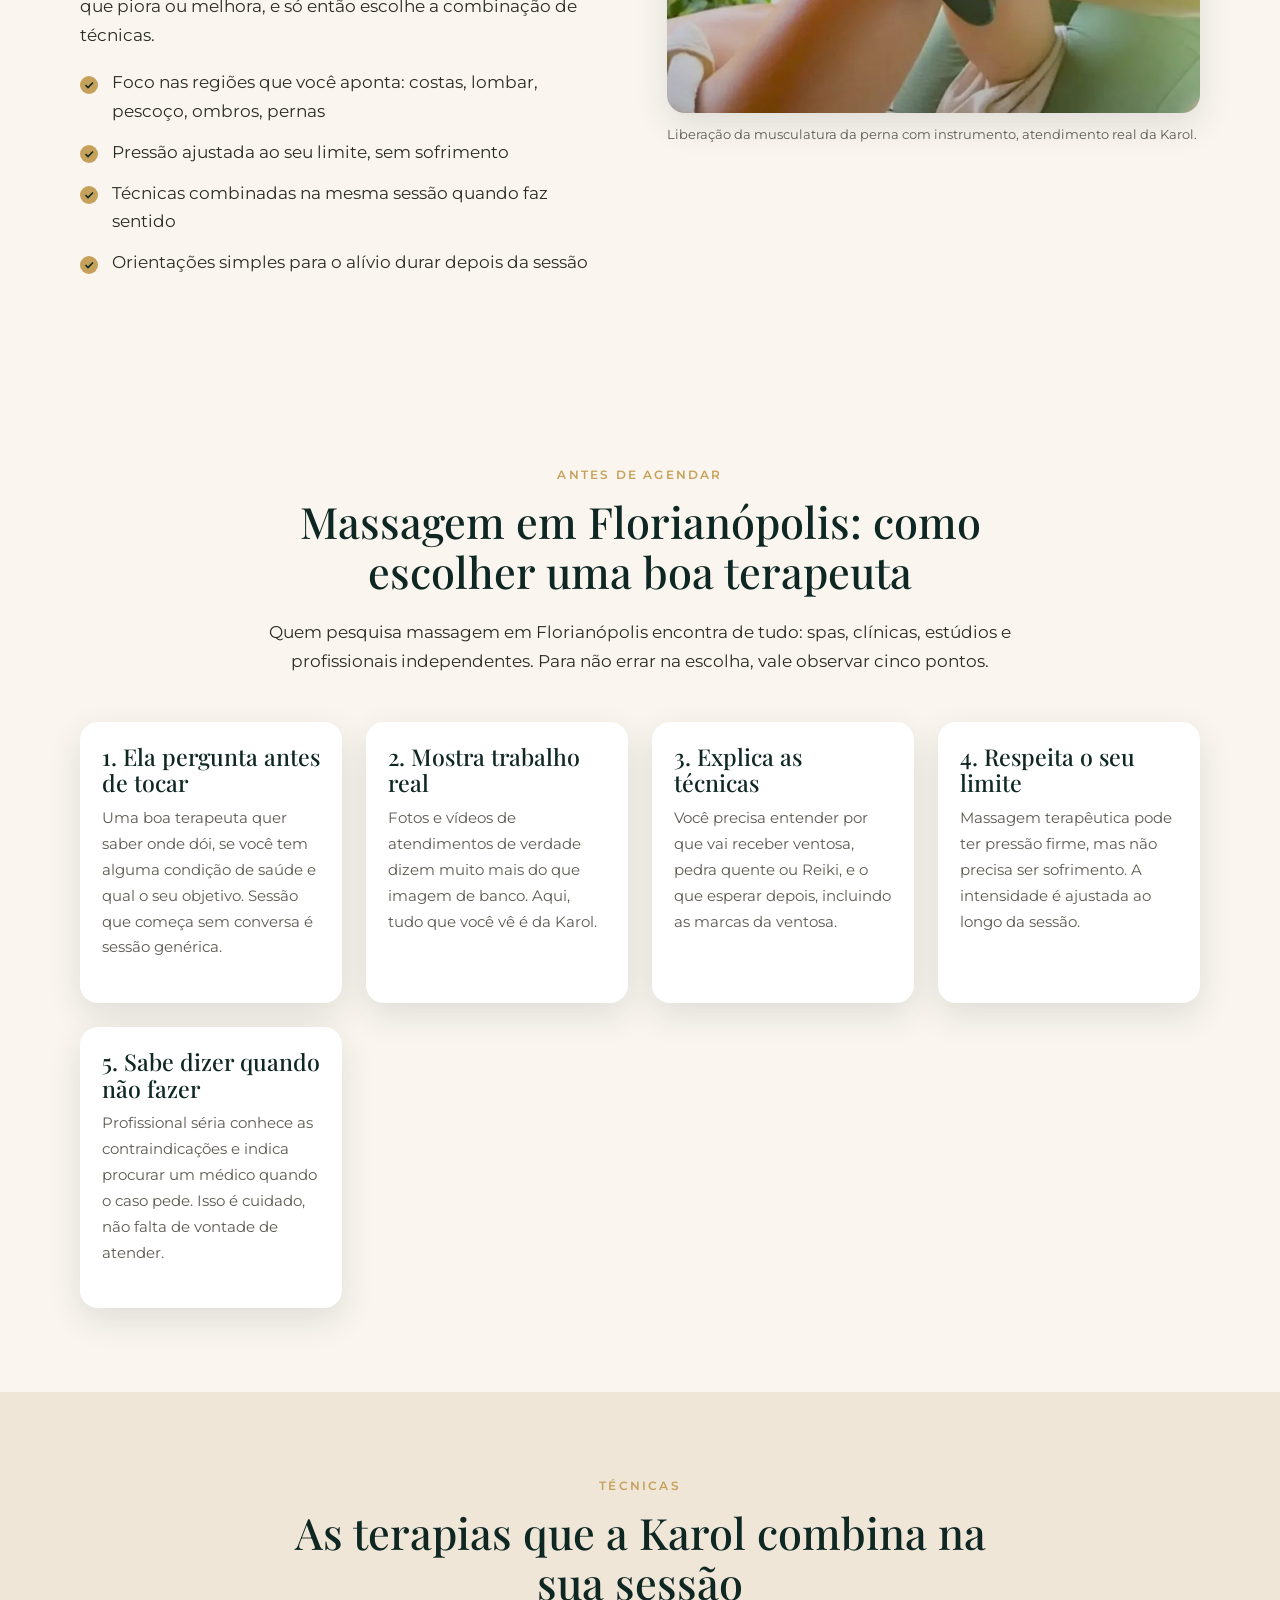
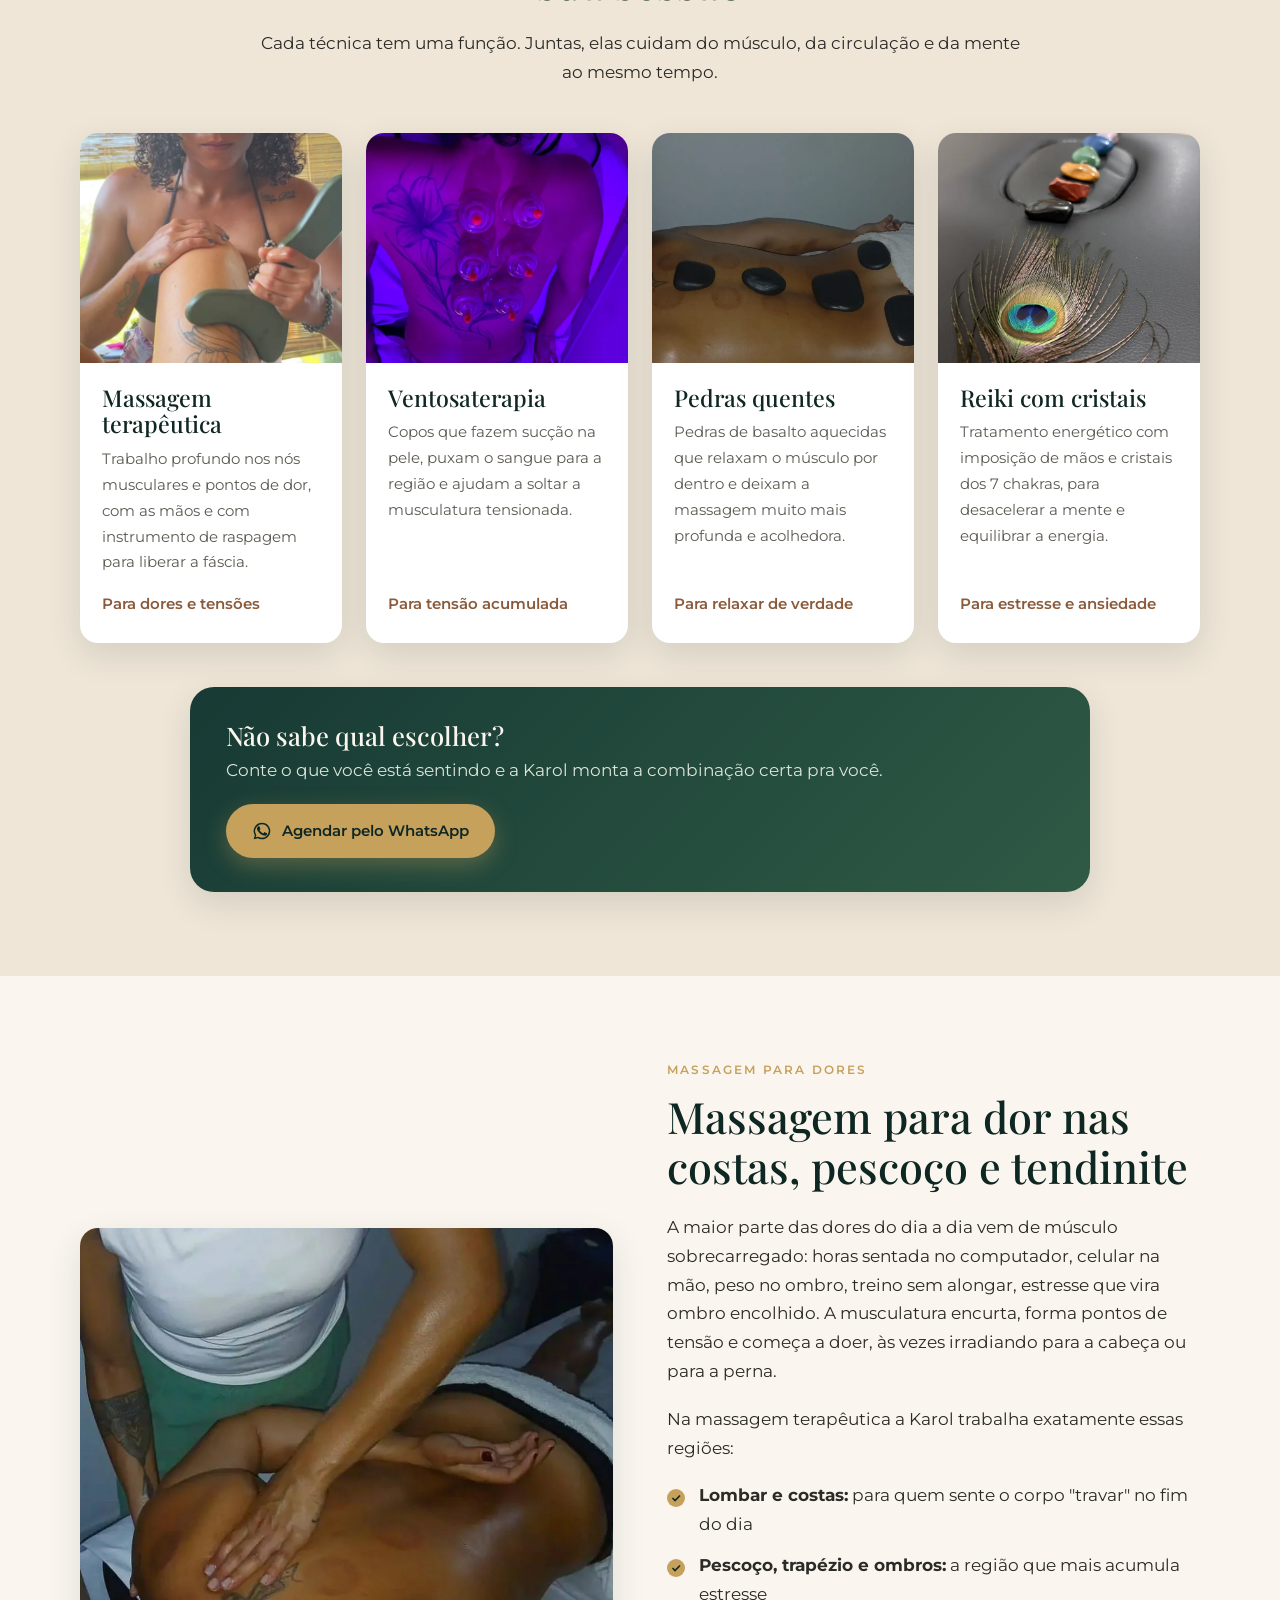
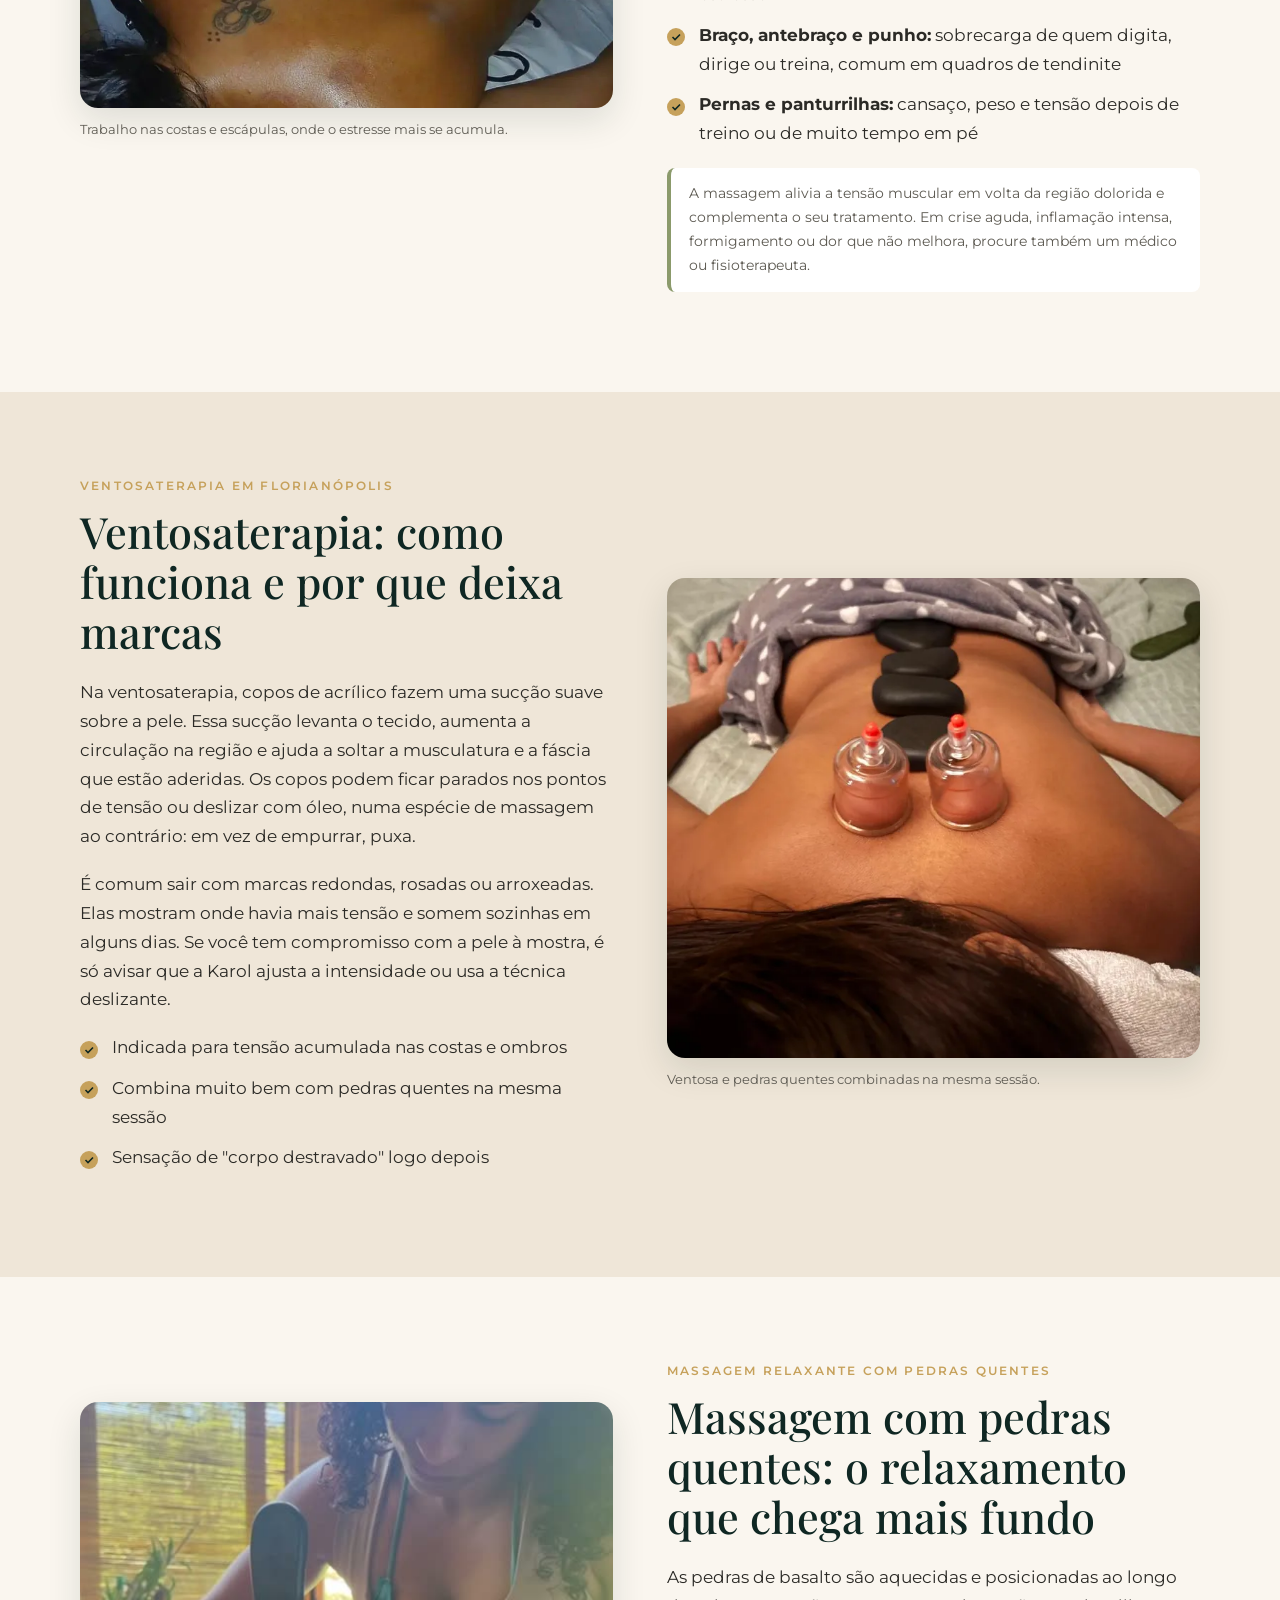
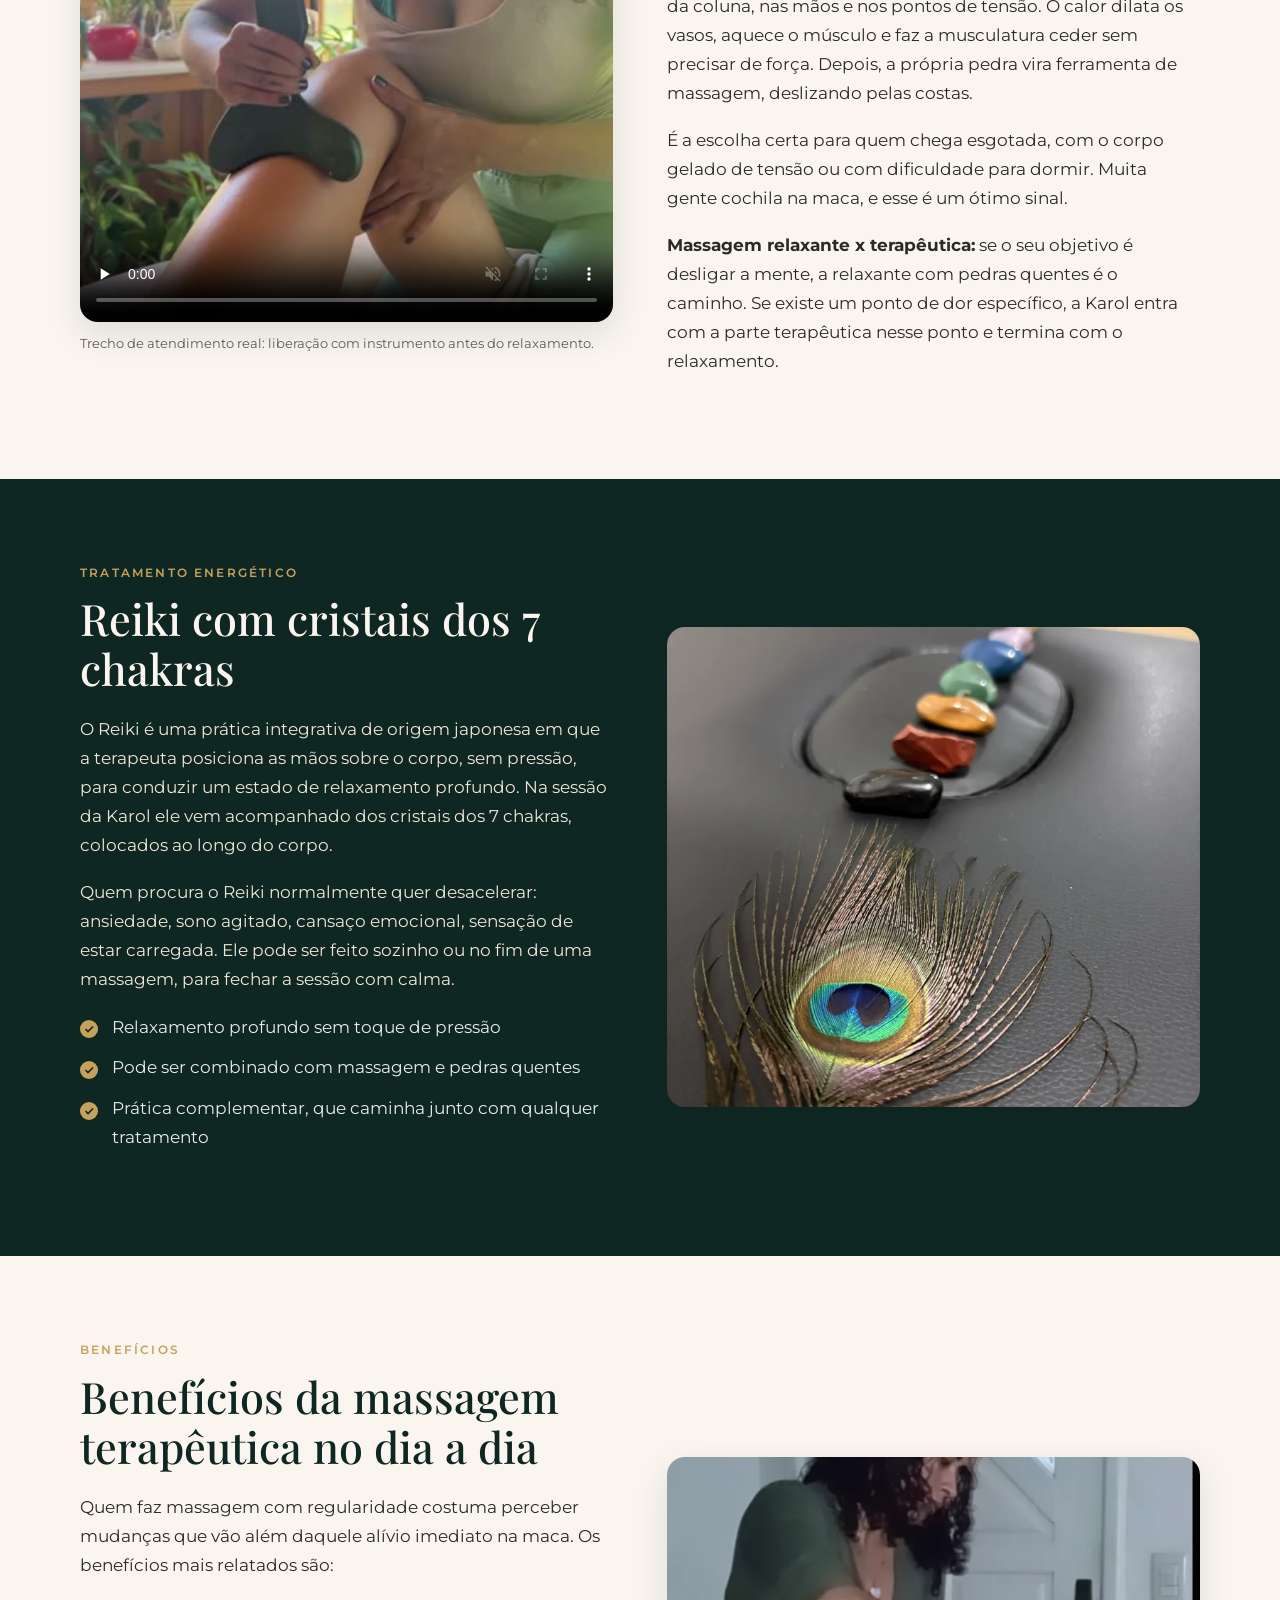
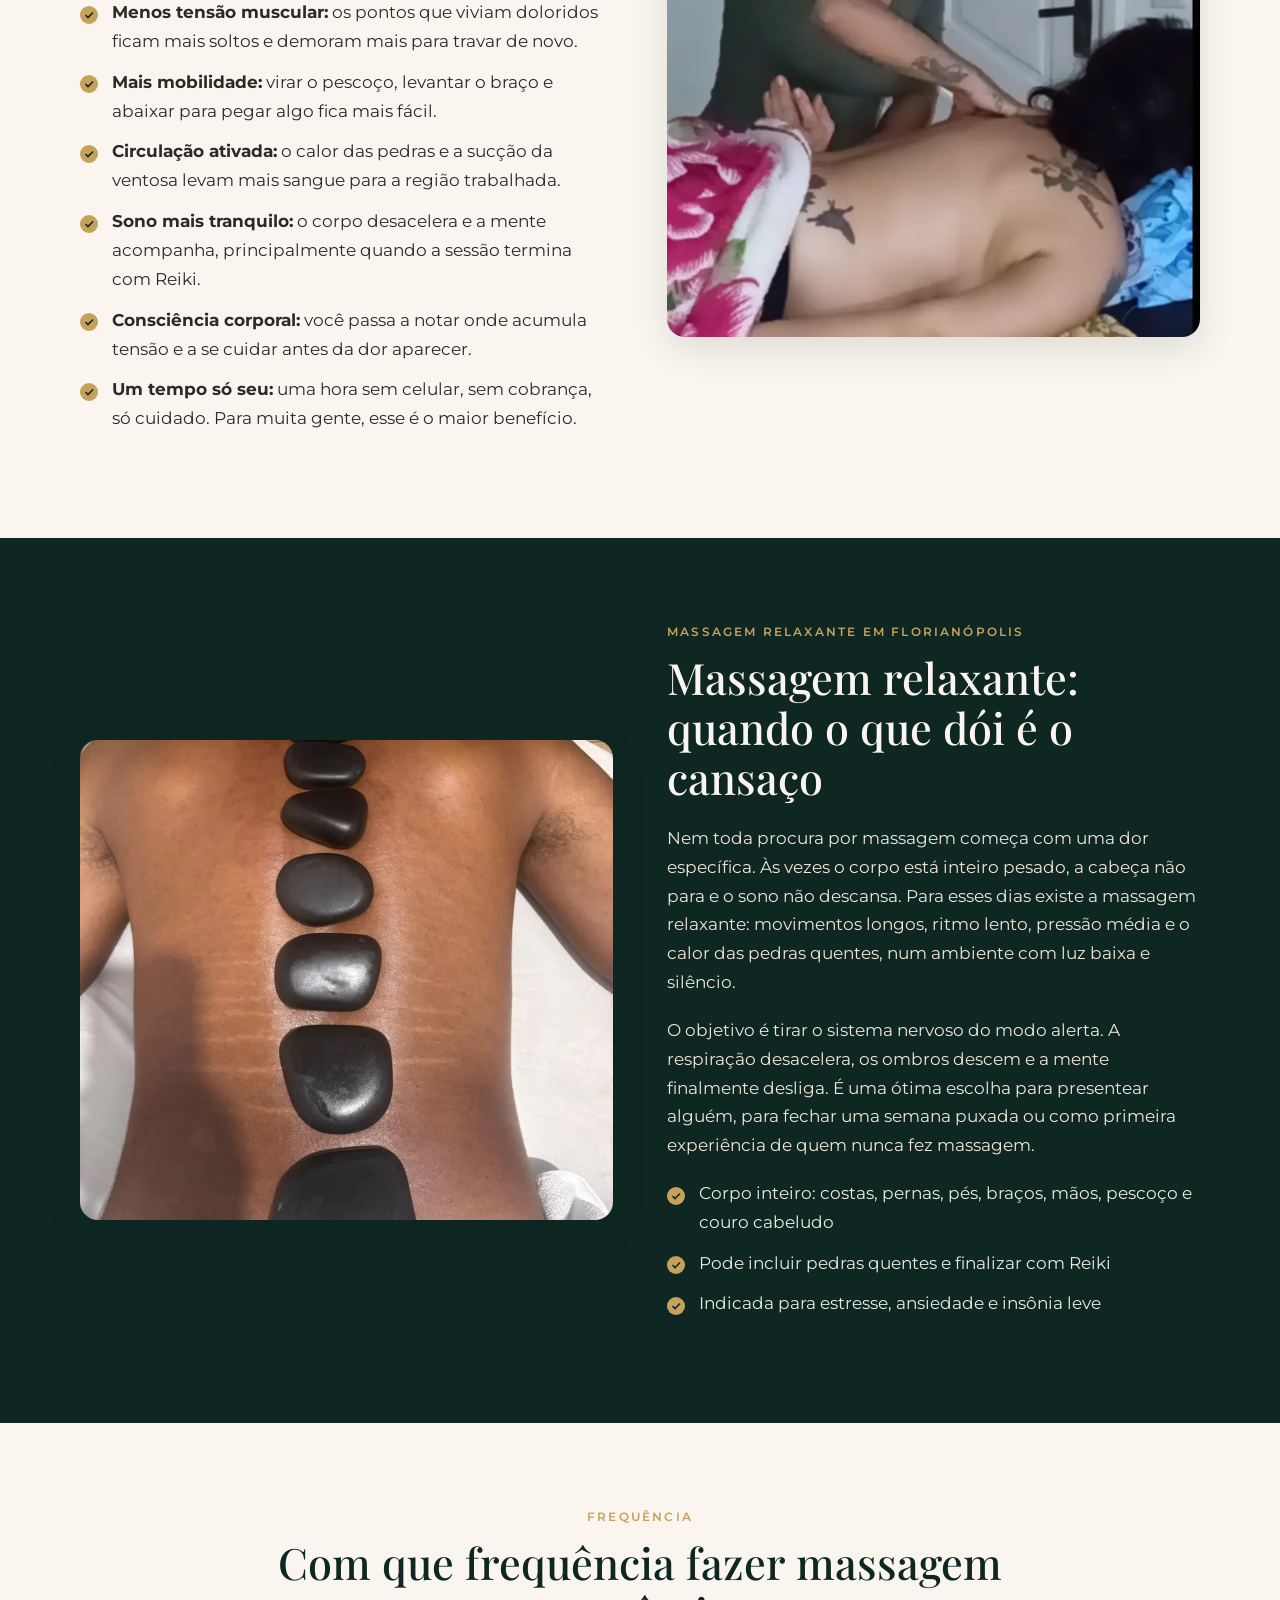
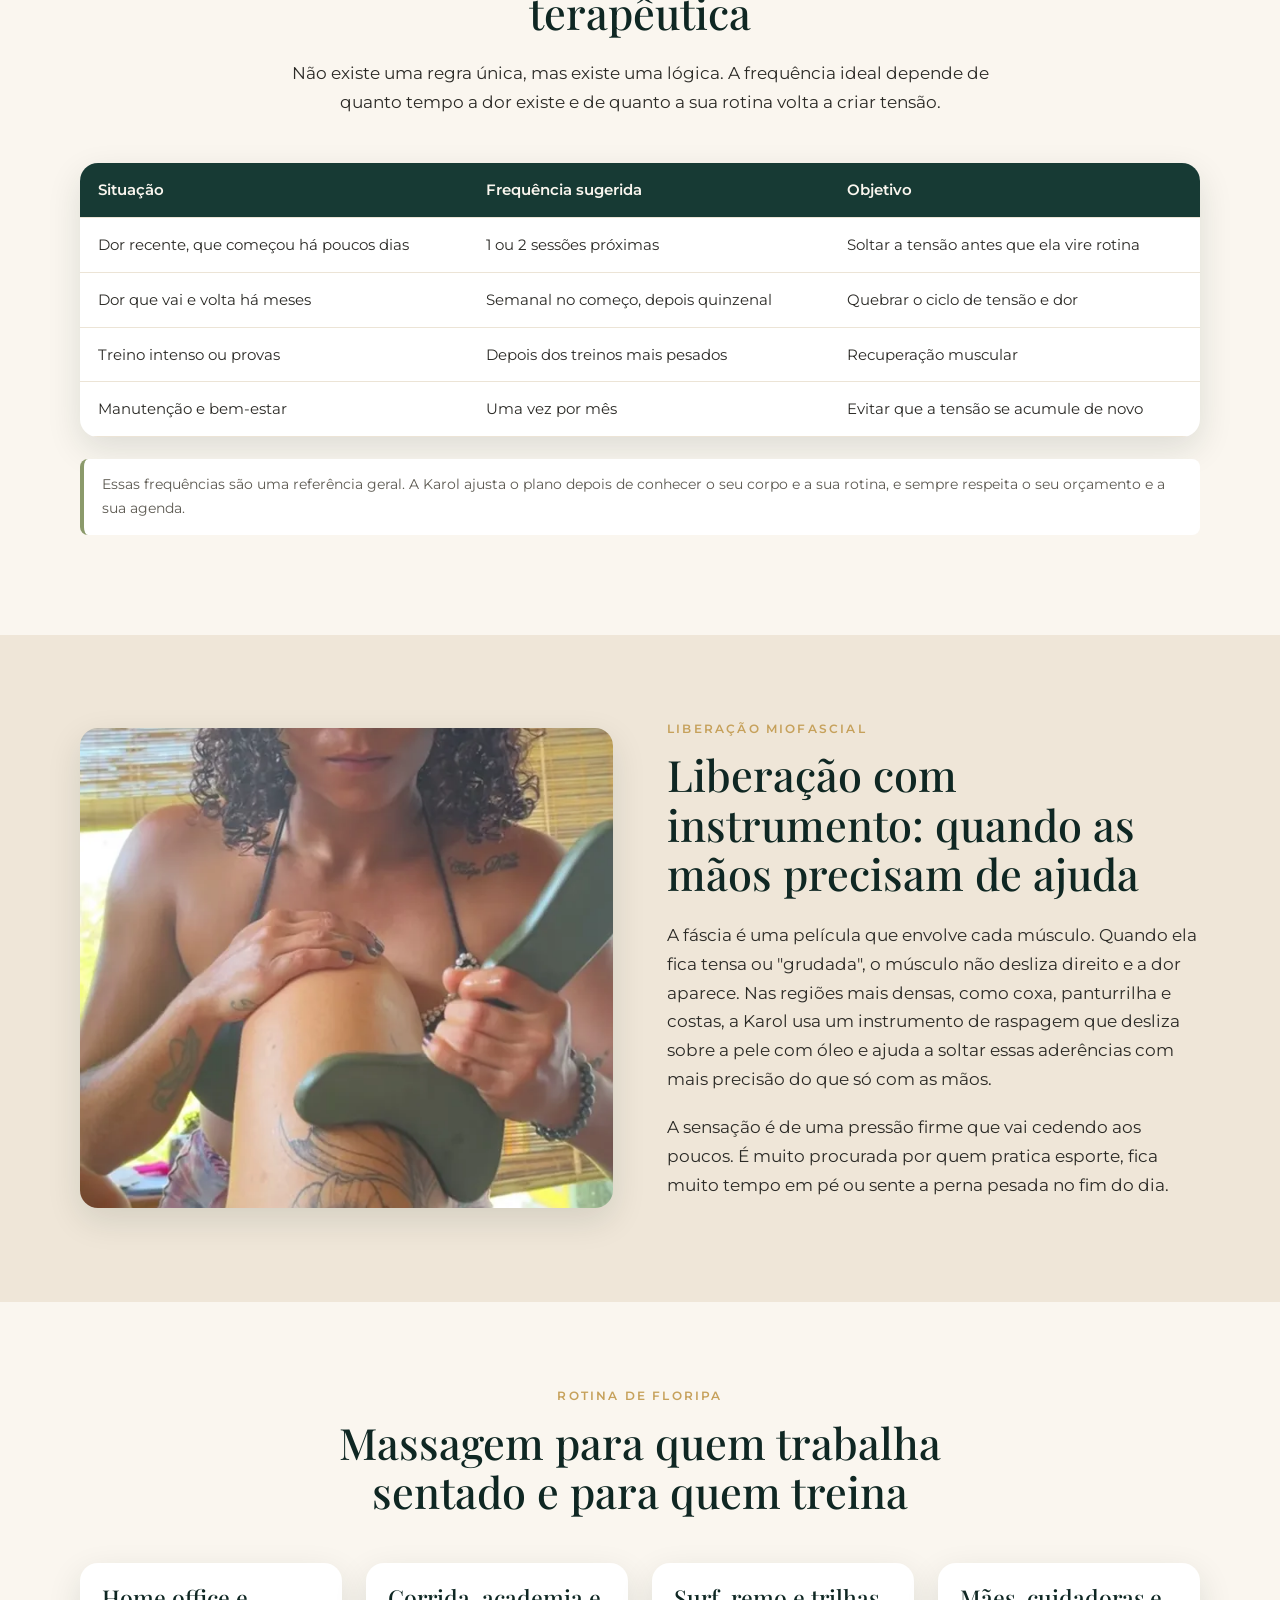
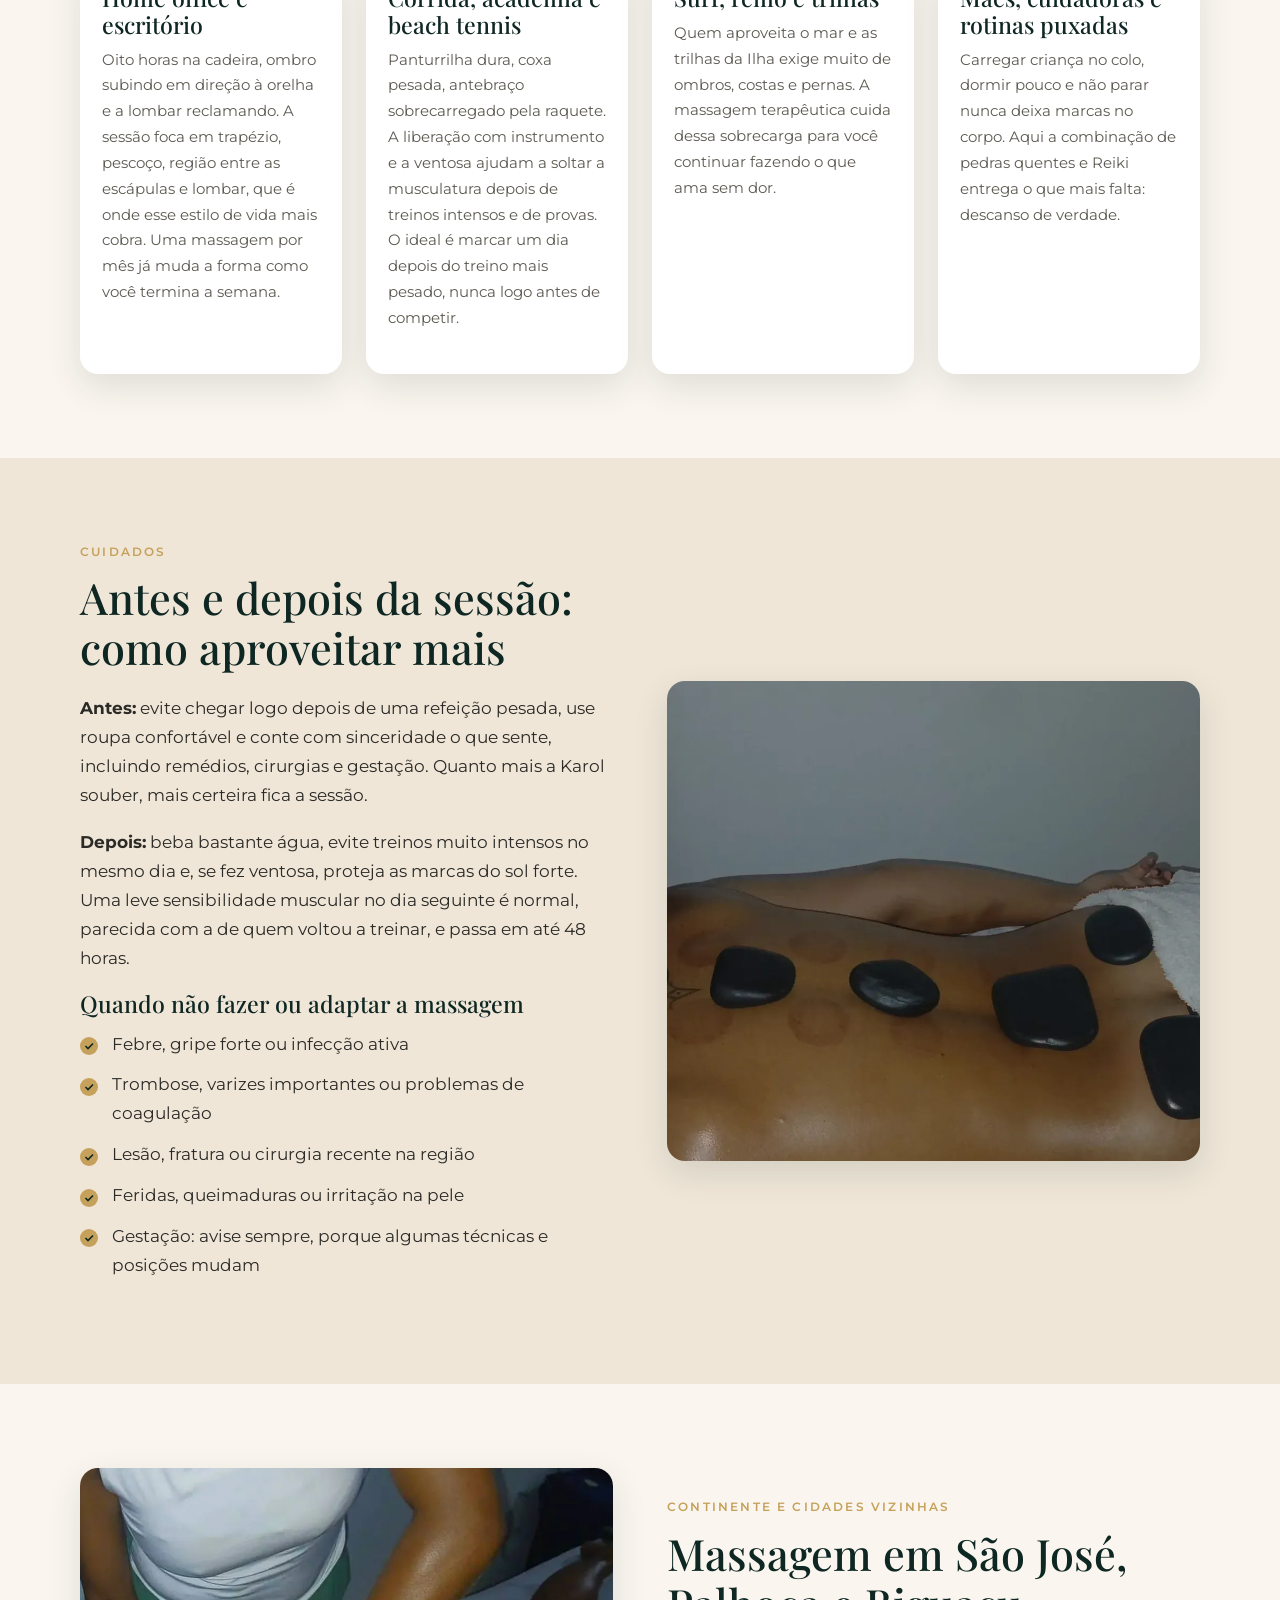
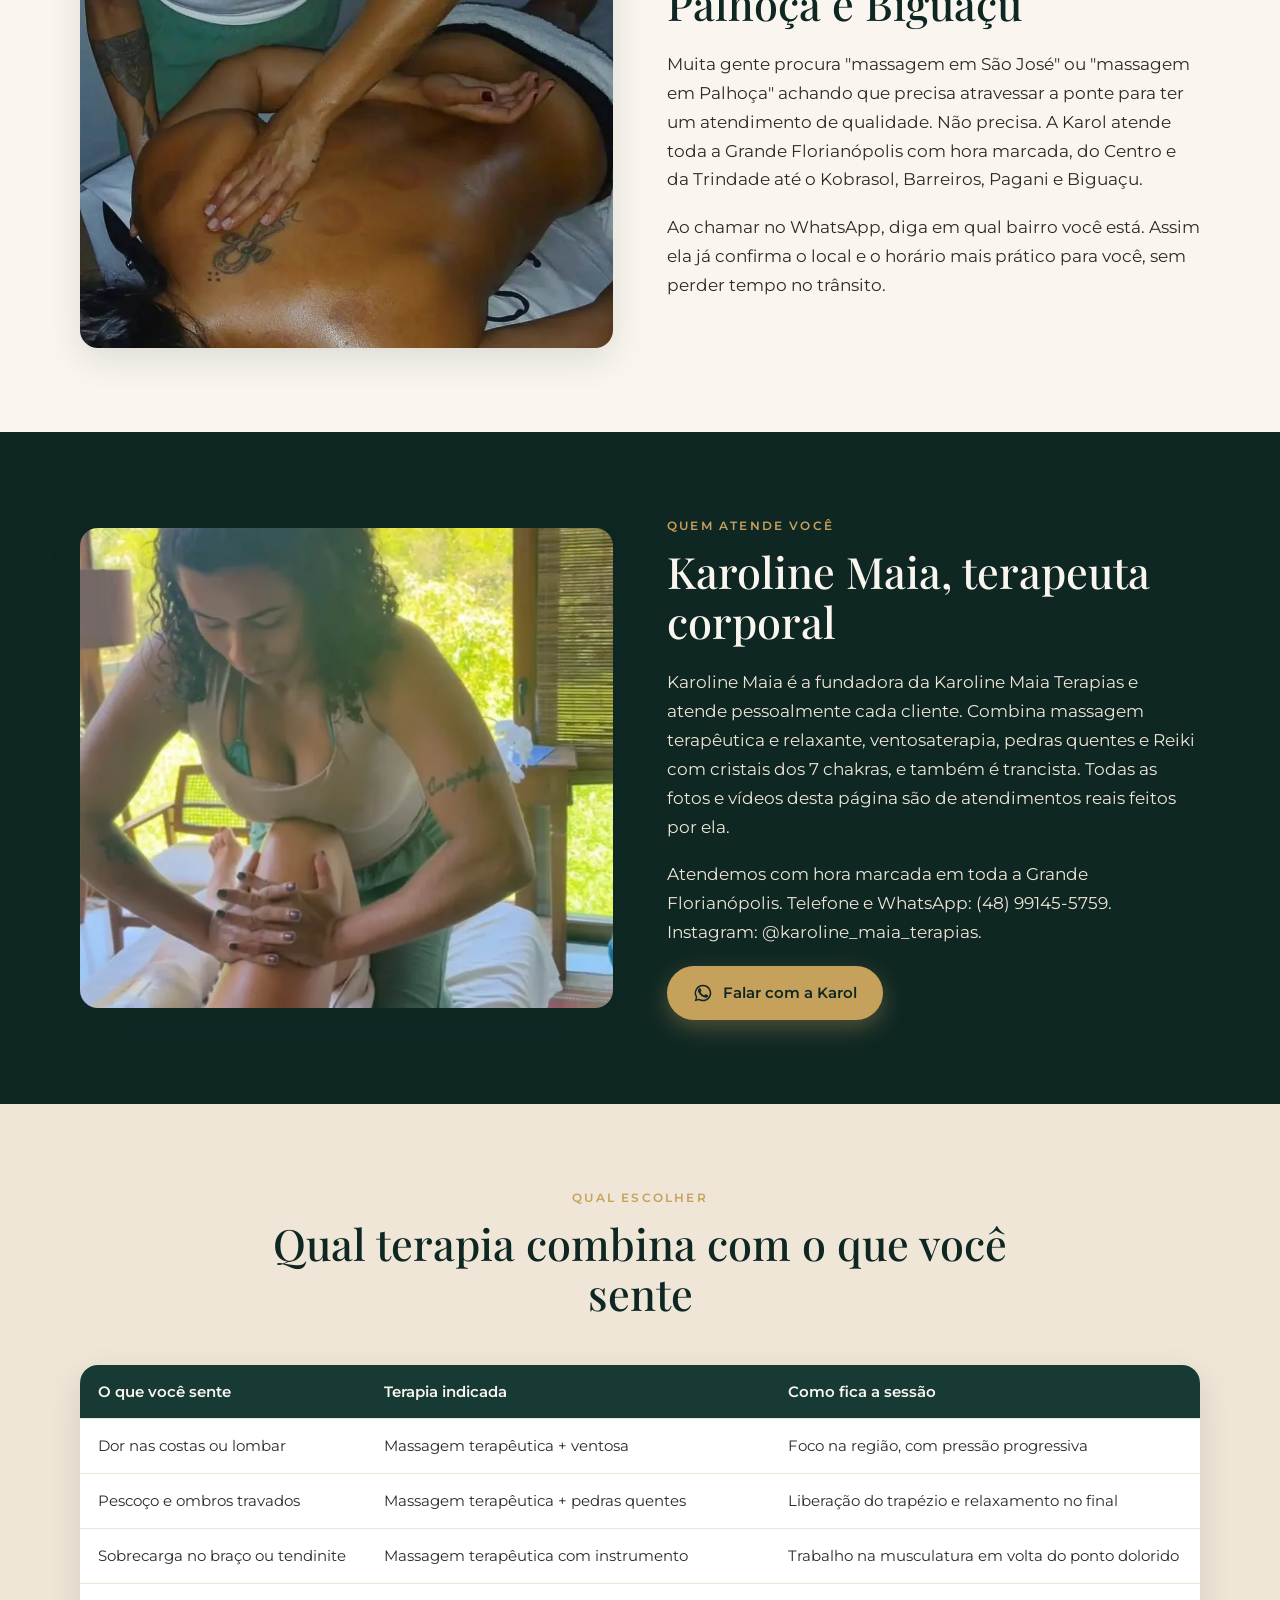
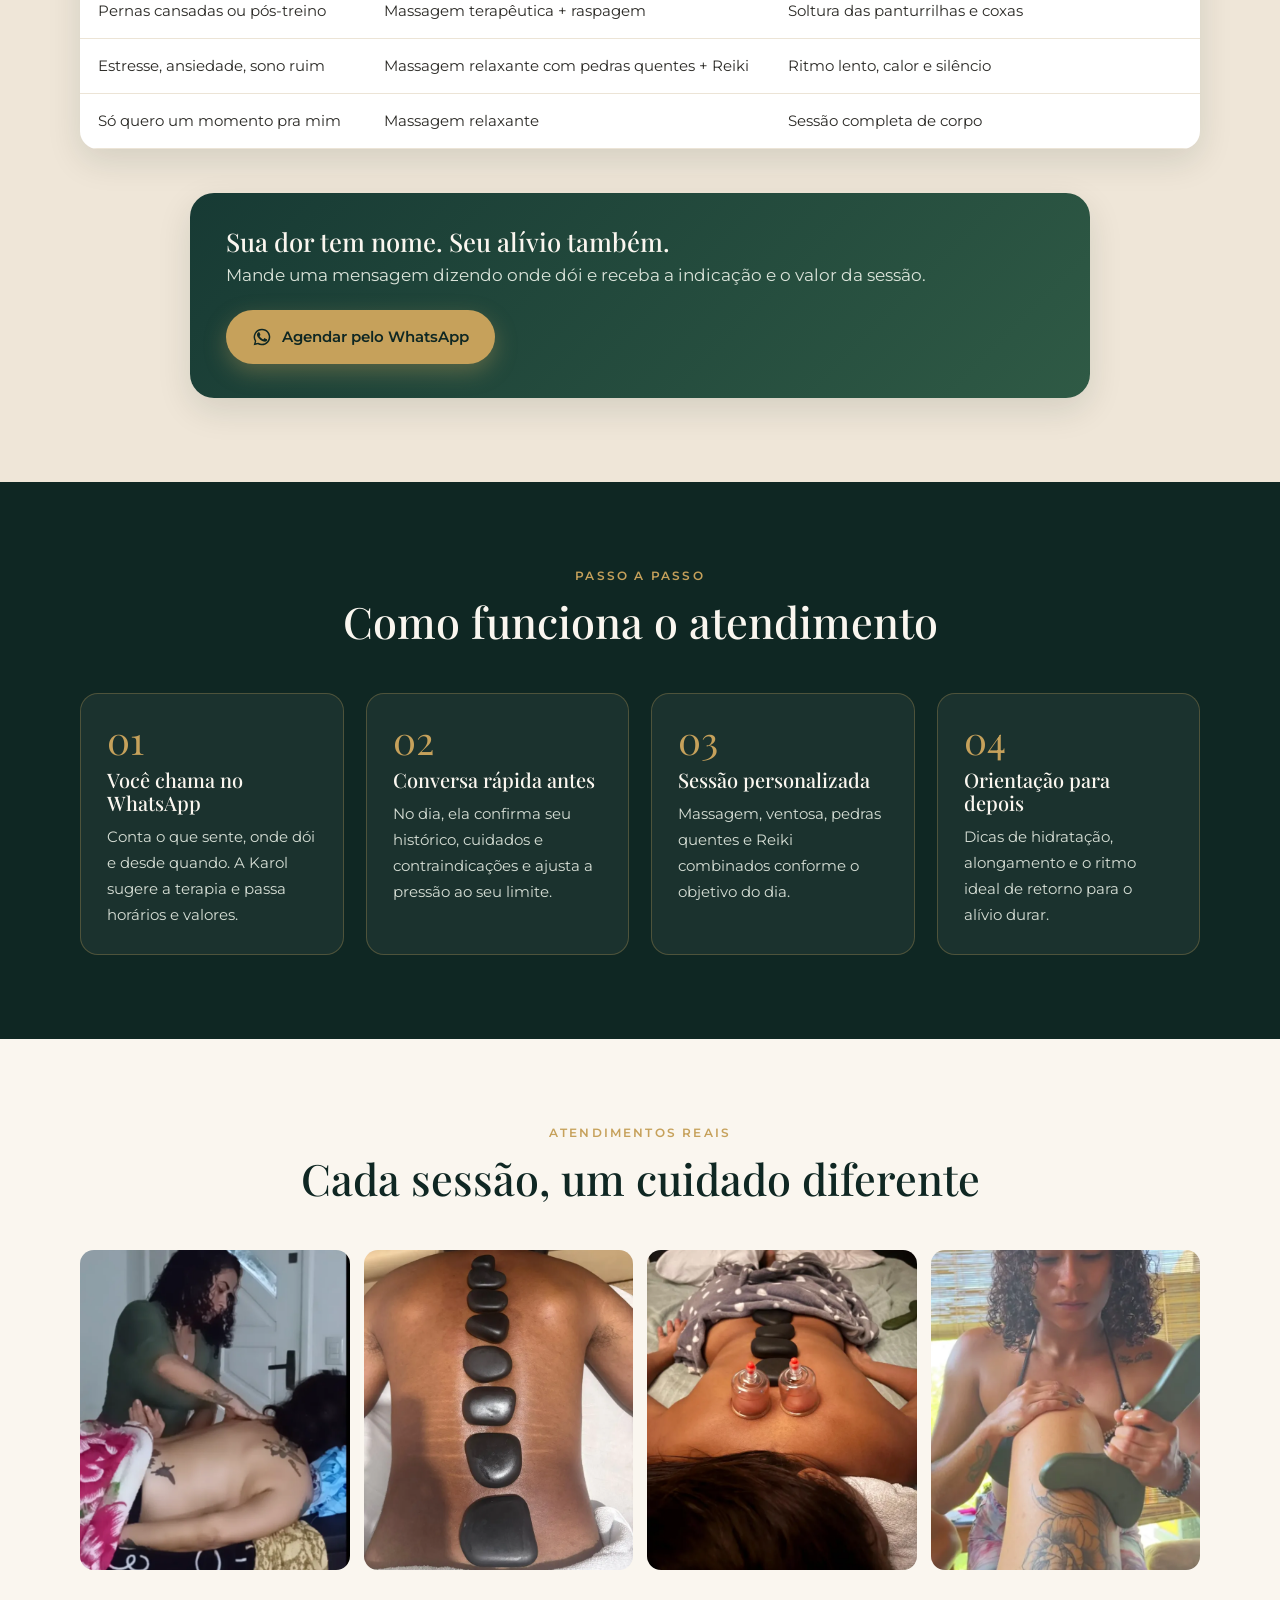
<file: massagem-terapeutica-florianopolis/index.html>
<!doctype html>
<html lang="pt-BR">
<head>
<meta charset="utf-8">
<meta name="viewport" content="width=device-width,initial-scale=1">
<title>Massagem Terapêutica em Florianópolis | Alívio de Dores</title>
<meta name="description" content="Massagem terapêutica em Florianópolis com ventosa, pedras quentes e Reiki. Alívio de dores nas costas, tensão e estresse. Agende com a Karol no WhatsApp.">
<link rel="canonical" href="https://karolinemaiaterapias.com.br/massagem-terapeutica-florianopolis/">
<meta name="robots" content="noindex,nofollow">
<meta property="og:type" content="website"><meta property="og:locale" content="pt_BR">
<meta property="og:title" content="Massagem Terapêutica em Florianópolis | Alívio de Dores"><meta property="og:description" content="Massagem terapêutica em Florianópolis com ventosa, pedras quentes e Reiki. Alívio de dores nas costas, tensão e estresse. Agende com a Karol no WhatsApp.">
<meta property="og:url" content="https://karolinemaiaterapias.com.br/massagem-terapeutica-florianopolis/"><meta property="og:image" content="https://karolinemaiaterapias.com.br/img/karol-massagem-terapeutica-raspagem.webp">
<meta name="theme-color" content="#0f2723">
<link rel="icon" type="image/png" href="../img/favicon.png">
<link rel="preconnect" href="https://fonts.googleapis.com"><link rel="preconnect" href="https://fonts.gstatic.com" crossorigin>
<link href="https://fonts.googleapis.com/css2?family=Playfair+Display:ital,wght@0,500;0,600;1,500&family=Montserrat:wght@400;500;600&display=swap" rel="stylesheet">
<link rel="stylesheet" href="../style.css">

<script type="application/ld+json">{"@context": "https://schema.org", "@graph": [{"@type": "HealthAndBeautyBusiness", "@id": "https://karolinemaiaterapias.com.br/#negocio", "name": "Karoline Maia Terapias", "url": "https://karolinemaiaterapias.com.br/", "telephone": "+55 48 99145-5759", "image": "https://karolinemaiaterapias.com.br/img/karol-massagem-terapeutica-raspagem.webp", "logo": "https://karolinemaiaterapias.com.br/img/logo-kmt.webp", "sameAs": ["https://www.instagram.com/karoline_maia_terapias/"], "areaServed": [{"@type": "City", "name": "Florianópolis, SC"}, {"@type": "City", "name": "São José, SC"}, {"@type": "City", "name": "Palhoça, SC"}, {"@type": "City", "name": "Biguaçu, SC"}, {"@type": "City", "name": "Santo Amaro da Imperatriz, SC"}, {"@type": "City", "name": "Governador Celso Ramos, SC"}, {"@type": "City", "name": "Antônio Carlos, SC"}, {"@type": "City", "name": "Águas Mornas, SC"}, {"@type": "City", "name": "São Pedro de Alcântara, SC"}], "founder": {"@type": "Person", "name": "Karoline Maia"}, "knowsAbout": ["Massagem terapêutica", "Massagem relaxante", "Ventosaterapia", "Massagem com pedras quentes", "Reiki", "Box braids", "Tranças boho", "Tranças nagô"]}, {"@type": "Service", "name": "Massagem terapêutica em Florianópolis", "serviceType": "Massagem terapêutica", "provider": {"@id": "https://karolinemaiaterapias.com.br/#negocio"}, "areaServed": "Grande Florianópolis, SC", "hasOfferCatalog": {"@type": "OfferCatalog", "name": "Terapias", "itemListElement": [{"@type": "Offer", "itemOffered": {"@type": "Service", "name": "Massagem terapêutica"}}, {"@type": "Offer", "itemOffered": {"@type": "Service", "name": "Massagem relaxante"}}, {"@type": "Offer", "itemOffered": {"@type": "Service", "name": "Ventosaterapia"}}, {"@type": "Offer", "itemOffered": {"@type": "Service", "name": "Massagem com pedras quentes"}}, {"@type": "Offer", "itemOffered": {"@type": "Service", "name": "Reiki com cristais"}}]}}, {"@type": "FAQPage", "mainEntity": [{"@type": "Question", "name": "Quanto custa a massagem terapêutica em Florianópolis?", "acceptedAnswer": {"@type": "Answer", "text": "O valor depende da técnica escolhida (terapêutica, relaxante, pedras quentes, ventosa ou Reiki), da duração e da combinação de terapias na mesma sessão. Chame a Karol no WhatsApp contando o que você sente e ela passa o valor exato e os horários livres."}}, {"@type": "Question", "name": "Qual a diferença entre massagem terapêutica e massagem relaxante?", "acceptedAnswer": {"@type": "Answer", "text": "A relaxante usa movimentos mais leves e contínuos para desacelerar o corpo e a mente. A terapêutica é direcionada: trabalha com mais pressão os pontos de tensão, nós musculares e regiões de dor, como lombar, trapézio e pernas. Muitas sessões combinam as duas."}}, {"@type": "Question", "name": "A ventosaterapia deixa marcas na pele?", "acceptedAnswer": {"@type": "Answer", "text": "Pode deixar marcas arredondadas, de tom rosado a arroxeado, nos pontos onde os copos ficaram. Elas não são hematoma de pancada: aparecem porque a sucção puxa sangue para a região. Costumam sumir entre 3 e 10 dias. Se você tem um evento ou vai à praia, avise antes."}}, {"@type": "Question", "name": "Massagem ajuda na tendinite e nas dores nas costas?", "acceptedAnswer": {"@type": "Answer", "text": "A massagem terapêutica ajuda a soltar a musculatura que está sobrecarregada ao redor da região dolorida, melhora a circulação local e costuma trazer alívio. Ela complementa, mas não substitui, a avaliação de um médico ou fisioterapeuta, principalmente em crises agudas, inflamação forte ou dor que não passa."}}, {"@type": "Question", "name": "Quantas sessões eu preciso?", "acceptedAnswer": {"@type": "Answer", "text": "Muita gente sente alívio já na primeira sessão. Para dor que se repete (lombar, ombro, pescoço de quem trabalha sentado) o ideal é uma sequência de sessões, por exemplo semanais no início e depois de manutenção. A Karol indica o ritmo depois de conhecer o seu caso."}}, {"@type": "Question", "name": "O Reiki substitui tratamento médico ou psicológico?", "acceptedAnswer": {"@type": "Answer", "text": "Não. O Reiki é uma prática integrativa e complementar, voltada ao relaxamento profundo e ao equilíbrio. Ele pode caminhar junto com o seu tratamento, nunca no lugar dele."}}, {"@type": "Question", "name": "Quem não pode fazer massagem ou ventosa?", "acceptedAnswer": {"@type": "Answer", "text": "Avise sempre se você está grávida, tem trombose, varizes importantes, problema de coagulação, febre, lesão recente, feridas na pele ou alguma doença em tratamento. Em alguns desses casos a técnica é adaptada; em outros, é melhor liberar com o seu médico antes."}}, {"@type": "Question", "name": "Quanto tempo dura uma sessão?", "acceptedAnswer": {"@type": "Answer", "text": "A duração é combinada no agendamento. Sessões focadas em uma região são mais curtas; sessões que combinam massagem terapêutica, ventosa, pedras quentes e Reiki pedem mais tempo para serem feitas com calma."}}, {"@type": "Question", "name": "Preciso levar alguma coisa?", "acceptedAnswer": {"@type": "Answer", "text": "Não. Toalhas, óleos, pedras, ventosas e cristais ficam por conta da Karol. Basta vir com roupa confortável e contar o que você está sentindo."}}, {"@type": "Question", "name": "Posso fazer massagem depois do treino?", "acceptedAnswer": {"@type": "Answer", "text": "Pode e é uma ótima ideia, de preferência no dia seguinte a um treino pesado ou a uma prova. Logo antes de competir, prefira uma sessão leve ou deixe para depois."}}, {"@type": "Question", "name": "Você atende em São José, Palhoça e Biguaçu?", "acceptedAnswer": {"@type": "Answer", "text": "Sim. O atendimento cobre Florianópolis e toda a Grande Florianópolis, incluindo São José, Palhoça e Biguaçu. Pelo WhatsApp você combina local e horário."}}]}, {"@type": "BreadcrumbList", "itemListElement": [{"@type": "ListItem", "position": 1, "name": "Início", "item": "https://karolinemaiaterapias.com.br/"}, {"@type": "ListItem", "position": 2, "name": "Massagem terapêutica em Florianópolis", "item": "https://karolinemaiaterapias.com.br/massagem-terapeutica-florianopolis/"}]}]}</script>
</head>
<body>
<header class="topo"><div class="wrap">
  <a class="marca" href=".././"><img src="../img/logo-kmt-emblema.webp" alt="Logo Karoline Maia Terapias" width="48" height="48" fetchpriority="high"><span>Karoline Maia<small>Terapias &amp; Tranças</small></span></a>
  <nav class="menu" aria-label="Principal">
    <a href="../massagem-terapeutica-florianopolis/">Massagem terapêutica</a>
    <a href="../trancas-florianopolis/">Tranças</a>
    <a href="../atendimento-grande-florianopolis/">Onde atendo</a>
    <a class="btn btn-ouro" href="https://wa.me/5548991455759?text=Ol%C3%A1%20Karol%21%20Vim%20pelo%20site%20e%20quero%20agendar%20um%20hor%C3%A1rio." target="_blank" rel="noopener" data-evt="whatsapp_click" data-local="header"><svg viewBox="0 0 24 24" fill="currentColor" aria-hidden="true"><path d="M17.5 14.4c-.3-.1-1.8-.9-2-1-.3-.1-.5-.1-.7.1-.2.3-.8 1-.9 1.2-.2.2-.3.2-.6.1-.3-.1-1.3-.5-2.4-1.5-.9-.8-1.5-1.8-1.7-2.1-.2-.3 0-.5.1-.6l.4-.5c.2-.2.2-.3.3-.5.1-.2 0-.4 0-.5l-.9-2.2c-.2-.6-.5-.5-.7-.5h-.6c-.2 0-.5.1-.8.4-.3.3-1 1-1 2.5s1.1 2.9 1.2 3.1c.1.2 2.1 3.2 5.1 4.5.7.3 1.3.5 1.7.6.7.2 1.4.2 1.9.1.6-.1 1.8-.7 2-1.4.2-.7.2-1.3.2-1.4-.1-.1-.3-.2-.6-.3zM12 2a10 10 0 0 0-8.6 15.1L2 22l5-1.3A10 10 0 1 0 12 2zm0 18.2c-1.5 0-3-.4-4.3-1.2l-.3-.2-3 .8.8-2.9-.2-.3A8.2 8.2 0 1 1 12 20.2z"/></svg>Agendar</a>
  </nav>
</div></header>
<main>

<section class="hero"><div class="wrap">
  <div>
    <nav class="migalhas" aria-label="Você está em"><a href="../">Início</a> › Massagem terapêutica</nav>
    <span class="kicker">Massagem terapêutica · Grande Florianópolis</span>
    <h1>Massagem terapêutica em Florianópolis: <em>aquela dor não precisa ser ignorada</em></h1>
    <p class="lead">Procurando massagem em Florianópolis para ombro travado, lombar que pesa no fim do dia, perna cansada de treino, cabeça que não desliga? A Karol combina massagem terapêutica, ventosaterapia, pedras quentes e Reiki numa sessão pensada para o que o seu corpo está pedindo hoje.</p>
    <div class="acoes"><a class="btn btn-ouro" href="https://wa.me/5548991455759?text=Ol%C3%A1%20Karol%21%20Vim%20pelo%20site%20e%20quero%20agendar%20uma%20massagem%20terap%C3%AAutica." target="_blank" rel="noopener" data-evt="whatsapp_click" data-local="hero"><svg viewBox="0 0 24 24" fill="currentColor" aria-hidden="true"><path d="M17.5 14.4c-.3-.1-1.8-.9-2-1-.3-.1-.5-.1-.7.1-.2.3-.8 1-.9 1.2-.2.2-.3.2-.6.1-.3-.1-1.3-.5-2.4-1.5-.9-.8-1.5-1.8-1.7-2.1-.2-.3 0-.5.1-.6l.4-.5c.2-.2.2-.3.3-.5.1-.2 0-.4 0-.5l-.9-2.2c-.2-.6-.5-.5-.7-.5h-.6c-.2 0-.5.1-.8.4-.3.3-1 1-1 2.5s1.1 2.9 1.2 3.1c.1.2 2.1 3.2 5.1 4.5.7.3 1.3.5 1.7.6.7.2 1.4.2 1.9.1.6-.1 1.8-.7 2-1.4.2-.7.2-1.3.2-1.4-.1-.1-.3-.2-.6-.3zM12 2a10 10 0 0 0-8.6 15.1L2 22l5-1.3A10 10 0 1 0 12 2zm0 18.2c-1.5 0-3-.4-4.3-1.2l-.3-.2-3 .8.8-2.9-.2-.3A8.2 8.2 0 1 1 12 20.2z"/></svg>Agendar pelo WhatsApp</a><a class="btn btn-linha" href="#tecnicas" data-evt="cta_click" data-local="hero-tecnicas">Ver as técnicas</a></div>
    <ul class="selos"><li>Sessão personalizada</li><li>Técnicas combinadas</li><li>Hora marcada</li><li>Ilha e Continente</li></ul>
  </div>
  <div class="hero-fotos">
    <img src="../img/karol-massagem-terapeutica-raspagem.webp" alt="Karoline Maia fazendo massagem terapêutica com instrumento na perna de uma cliente em Florianópolis" width="663" height="1000" fetchpriority="high">
    <img src="../img/massagem-pedras-quentes-coluna.webp" alt="Massagem com pedras quentes alinhadas ao longo da coluna" width="750" height="1000" fetchpriority="high">
  </div>
</div></section>

<section><div class="wrap duas">
  <div>
    <span class="kicker">Resposta rápida</span>
    <h2>O que é massagem terapêutica (e por que ela é diferente)</h2>
    <p><strong>Massagem terapêutica é uma massagem direcionada à dor e à tensão muscular.</strong> Em vez de só deslizar as mãos pelo corpo, ela procura os pontos que estão travados, trabalha a musculatura com pressão ajustada e usa recursos como ventosa, pedras quentes e instrumentos de raspagem para soltar o que está preso.</p>
    <p>O resultado que as clientes descrevem é quase sempre o mesmo: o corpo fica mais leve, o movimento volta a fluir e a cabeça desacelera. Por isso a sessão da Karol não segue um roteiro fixo. Ela começa ouvindo onde dói, desde quando, e o que piora ou melhora, e só então escolhe a combinação de técnicas.</p>
    <ul class="check">
      <li>Foco nas regiões que você aponta: costas, lombar, pescoço, ombros, pernas</li>
      <li>Pressão ajustada ao seu limite, sem sofrimento</li>
      <li>Técnicas combinadas na mesma sessão quando faz sentido</li>
      <li>Orientações simples para o alívio durar depois da sessão</li>
    </ul>
  </div>
  <figure><img src="../img/karol-massagem-instrumento-perna.webp" alt="Terapeuta usando instrumento de raspagem para liberar a musculatura da coxa" width="754" height="1000" loading="lazy" decoding="async"><figcaption>Liberação da musculatura da perna com instrumento, atendimento real da Karol.</figcaption></figure>
</div></section>

<section><div class="wrap">
  <div class="centro"><span class="kicker">Antes de agendar</span><h2>Massagem em Florianópolis: como escolher uma boa terapeuta</h2>
  <p>Quem pesquisa massagem em Florianópolis encontra de tudo: spas, clínicas, estúdios e profissionais independentes. Para não errar na escolha, vale observar cinco pontos.</p></div>
  <div class="cards">
    <div class="card"><div class="corpo"><h3>1. Ela pergunta antes de tocar</h3><p>Uma boa terapeuta quer saber onde dói, se você tem alguma condição de saúde e qual o seu objetivo. Sessão que começa sem conversa é sessão genérica.</p></div></div>
    <div class="card"><div class="corpo"><h3>2. Mostra trabalho real</h3><p>Fotos e vídeos de atendimentos de verdade dizem muito mais do que imagem de banco. Aqui, tudo que você vê é da Karol.</p></div></div>
    <div class="card"><div class="corpo"><h3>3. Explica as técnicas</h3><p>Você precisa entender por que vai receber ventosa, pedra quente ou Reiki, e o que esperar depois, incluindo as marcas da ventosa.</p></div></div>
    <div class="card"><div class="corpo"><h3>4. Respeita o seu limite</h3><p>Massagem terapêutica pode ter pressão firme, mas não precisa ser sofrimento. A intensidade é ajustada ao longo da sessão.</p></div></div>
    <div class="card"><div class="corpo"><h3>5. Sabe dizer quando não fazer</h3><p>Profissional séria conhece as contraindicações e indica procurar um médico quando o caso pede. Isso é cuidado, não falta de vontade de atender.</p></div></div>
  </div>
</div></section>

<section id="tecnicas" class="sec-areia"><div class="wrap">
  <div class="centro"><span class="kicker">Técnicas</span><h2>As terapias que a Karol combina na sua sessão</h2>
  <p>Cada técnica tem uma função. Juntas, elas cuidam do músculo, da circulação e da mente ao mesmo tempo.</p></div>
  <div class="cards">
    <a class="card" href="#dores"><img src="../img/karol-liberacao-miofascial.webp" alt="Massagem terapêutica com instrumento para liberação miofascial" width="602" height="1000" loading="lazy" decoding="async"><div class="corpo"><h3>Massagem terapêutica</h3><p>Trabalho profundo nos nós musculares e pontos de dor, com as mãos e com instrumento de raspagem para liberar a fáscia.</p><span class="mais">Para dores e tensões</span></div></a>
    <a class="card" href="../ventosaterapia-florianopolis/"><img src="../img/ventosaterapia-costas.webp" alt="Ventosaterapia com copos de sucção nas costas" width="740" height="1000" loading="lazy" decoding="async"><div class="corpo"><h3>Ventosaterapia</h3><p>Copos que fazem sucção na pele, puxam o sangue para a região e ajudam a soltar a musculatura tensionada.</p><span class="mais">Para tensão acumulada</span></div></a>
    <a class="card" href="../massagem-relaxante-florianopolis/"><img src="../img/pedras-quentes-lombar.webp" alt="Pedras quentes de basalto sobre as costas durante massagem relaxante" width="1000" height="1000" loading="lazy" decoding="async"><div class="corpo"><h3>Pedras quentes</h3><p>Pedras de basalto aquecidas que relaxam o músculo por dentro e deixam a massagem muito mais profunda e acolhedora.</p><span class="mais">Para relaxar de verdade</span></div></a>
    <a class="card" href="../reiki-florianopolis/"><img src="../img/reiki-cristais-7-chakras.webp" alt="Cristais dos sete chakras e pena usados na sessão de Reiki" width="750" height="1000" loading="lazy" decoding="async"><div class="corpo"><h3>Reiki com cristais</h3><p>Tratamento energético com imposição de mãos e cristais dos 7 chakras, para desacelerar a mente e equilibrar a energia.</p><span class="mais">Para estresse e ansiedade</span></div></a>
  </div>
  <div class="cta-inline"><div><h3>Não sabe qual escolher?</h3><p>Conte o que você está sentindo e a Karol monta a combinação certa pra você.</p></div><a class="btn btn-ouro" href="https://wa.me/5548991455759?text=Ol%C3%A1%20Karol%21%20Vim%20pelo%20site%20e%20quero%20agendar%20uma%20massagem%20terap%C3%AAutica." target="_blank" rel="noopener" data-evt="whatsapp_click" data-local="inline-1"><svg viewBox="0 0 24 24" fill="currentColor" aria-hidden="true"><path d="M17.5 14.4c-.3-.1-1.8-.9-2-1-.3-.1-.5-.1-.7.1-.2.3-.8 1-.9 1.2-.2.2-.3.2-.6.1-.3-.1-1.3-.5-2.4-1.5-.9-.8-1.5-1.8-1.7-2.1-.2-.3 0-.5.1-.6l.4-.5c.2-.2.2-.3.3-.5.1-.2 0-.4 0-.5l-.9-2.2c-.2-.6-.5-.5-.7-.5h-.6c-.2 0-.5.1-.8.4-.3.3-1 1-1 2.5s1.1 2.9 1.2 3.1c.1.2 2.1 3.2 5.1 4.5.7.3 1.3.5 1.7.6.7.2 1.4.2 1.9.1.6-.1 1.8-.7 2-1.4.2-.7.2-1.3.2-1.4-.1-.1-.3-.2-.6-.3zM12 2a10 10 0 0 0-8.6 15.1L2 22l5-1.3A10 10 0 1 0 12 2zm0 18.2c-1.5 0-3-.4-4.3-1.2l-.3-.2-3 .8.8-2.9-.2-.3A8.2 8.2 0 1 1 12 20.2z"/></svg>Agendar pelo WhatsApp</a></div>
</div></section>

<section id="dores"><div class="wrap duas inv">
  <div>
    <span class="kicker">Massagem para dores</span>
    <h2>Massagem para dor nas costas, pescoço e tendinite</h2>
    <p>A maior parte das dores do dia a dia vem de músculo sobrecarregado: horas sentada no computador, celular na mão, peso no ombro, treino sem alongar, estresse que vira ombro encolhido. A musculatura encurta, forma pontos de tensão e começa a doer, às vezes irradiando para a cabeça ou para a perna.</p>
    <p>Na massagem terapêutica a Karol trabalha exatamente essas regiões:</p>
    <ul class="check">
      <li><strong>Lombar e costas:</strong> para quem sente o corpo "travar" no fim do dia</li>
      <li><strong>Pescoço, trapézio e ombros:</strong> a região que mais acumula estresse</li>
      <li><strong>Braço, antebraço e punho:</strong> sobrecarga de quem digita, dirige ou treina, comum em quadros de tendinite</li>
      <li><strong>Pernas e panturrilhas:</strong> cansaço, peso e tensão depois de treino ou de muito tempo em pé</li>
    </ul>
    <p class="aviso">A massagem alivia a tensão muscular em volta da região dolorida e complementa o seu tratamento. Em crise aguda, inflamação intensa, formigamento ou dor que não melhora, procure também um médico ou fisioterapeuta.</p>
  </div>
  <figure><img src="../img/massagem-dor-nas-costas.webp" alt="Massagem terapêutica nas costas para aliviar dor e tensão muscular" width="1000" height="853" loading="lazy" decoding="async"><figcaption>Trabalho nas costas e escápulas, onde o estresse mais se acumula.</figcaption></figure>
</div></section>

<section id="ventosaterapia" class="sec-areia"><div class="wrap duas">
  <div>
    <span class="kicker">Ventosaterapia em Florianópolis</span>
    <h2>Ventosaterapia: como funciona e por que deixa marcas</h2>
    <p>Na ventosaterapia, copos de acrílico fazem uma sucção suave sobre a pele. Essa sucção levanta o tecido, aumenta a circulação na região e ajuda a soltar a musculatura e a fáscia que estão aderidas. Os copos podem ficar parados nos pontos de tensão ou deslizar com óleo, numa espécie de massagem ao contrário: em vez de empurrar, puxa.</p>
    <p>É comum sair com marcas redondas, rosadas ou arroxeadas. Elas mostram onde havia mais tensão e somem sozinhas em alguns dias. Se você tem compromisso com a pele à mostra, é só avisar que a Karol ajusta a intensidade ou usa a técnica deslizante.</p>
    <ul class="check">
      <li>Indicada para tensão acumulada nas costas e ombros</li>
      <li>Combina muito bem com pedras quentes na mesma sessão</li>
      <li>Sensação de "corpo destravado" logo depois</li>
    </ul>
  </div>
  <figure><img src="../img/ventosaterapia-pedras-quentes.webp" alt="Ventosas e pedras quentes aplicadas juntas nas costas de uma cliente" width="750" height="1000" loading="lazy" decoding="async"><figcaption>Ventosa e pedras quentes combinadas na mesma sessão.</figcaption></figure>
</div></section>

<section id="pedras-quentes"><div class="wrap duas inv">
  <div>
    <span class="kicker">Massagem relaxante com pedras quentes</span>
    <h2>Massagem com pedras quentes: o relaxamento que chega mais fundo</h2>
    <p>As pedras de basalto são aquecidas e posicionadas ao longo da coluna, nas mãos e nos pontos de tensão. O calor dilata os vasos, aquece o músculo e faz a musculatura ceder sem precisar de força. Depois, a própria pedra vira ferramenta de massagem, deslizando pelas costas.</p>
    <p>É a escolha certa para quem chega esgotada, com o corpo gelado de tensão ou com dificuldade para dormir. Muita gente cochila na maca, e esse é um ótimo sinal.</p>
    <p><strong>Massagem relaxante x terapêutica:</strong> se o seu objetivo é desligar a mente, a relaxante com pedras quentes é o caminho. Se existe um ponto de dor específico, a Karol entra com a parte terapêutica nesse ponto e termina com o relaxamento.</p>
  </div>
  <div class="video-box">
    <video src="../video/massagem-raspagem.mp4" poster="../video/massagem-raspagem-poster.jpg" width="540" height="540" muted loop playsinline controls preload="none" aria-label="Vídeo da Karol fazendo massagem terapêutica com instrumento"></video>
    <figcaption>Trecho de atendimento real: liberação com instrumento antes do relaxamento.</figcaption>
  </div>
</div></section>

<section id="reiki" class="sec-verde"><div class="wrap duas">
  <div>
    <span class="kicker">Tratamento energético</span>
    <h2>Reiki com cristais dos 7 chakras</h2>
    <p>O Reiki é uma prática integrativa de origem japonesa em que a terapeuta posiciona as mãos sobre o corpo, sem pressão, para conduzir um estado de relaxamento profundo. Na sessão da Karol ele vem acompanhado dos cristais dos 7 chakras, colocados ao longo do corpo.</p>
    <p>Quem procura o Reiki normalmente quer desacelerar: ansiedade, sono agitado, cansaço emocional, sensação de estar carregada. Ele pode ser feito sozinho ou no fim de uma massagem, para fechar a sessão com calma.</p>
    <ul class="check"><li>Relaxamento profundo sem toque de pressão</li><li>Pode ser combinado com massagem e pedras quentes</li><li>Prática complementar, que caminha junto com qualquer tratamento</li></ul>
  </div>
  <figure><img src="../img/reiki-cristais-7-chakras.webp" alt="Cristais coloridos dos sete chakras preparados para sessão de Reiki" width="750" height="1000" loading="lazy" decoding="async"></figure>
</div></section>

<section><div class="wrap duas">
  <div>
    <span class="kicker">Benefícios</span>
    <h2>Benefícios da massagem terapêutica no dia a dia</h2>
    <p>Quem faz massagem com regularidade costuma perceber mudanças que vão além daquele alívio imediato na maca. Os benefícios mais relatados são:</p>
    <ul class="check">
      <li><strong>Menos tensão muscular:</strong> os pontos que viviam doloridos ficam mais soltos e demoram mais para travar de novo.</li>
      <li><strong>Mais mobilidade:</strong> virar o pescoço, levantar o braço e abaixar para pegar algo fica mais fácil.</li>
      <li><strong>Circulação ativada:</strong> o calor das pedras e a sucção da ventosa levam mais sangue para a região trabalhada.</li>
      <li><strong>Sono mais tranquilo:</strong> o corpo desacelera e a mente acompanha, principalmente quando a sessão termina com Reiki.</li>
      <li><strong>Consciência corporal:</strong> você passa a notar onde acumula tensão e a se cuidar antes da dor aparecer.</li>
      <li><strong>Um tempo só seu:</strong> uma hora sem celular, sem cobrança, só cuidado. Para muita gente, esse é o maior benefício.</li>
    </ul>
  </div>
  <figure><img src="../img/massagem-relaxante-costas.webp" alt="Karoline Maia fazendo massagem nas costas de uma cliente deitada na maca" width="750" height="1000" loading="lazy" decoding="async"></figure>
</div></section>

<section class="sec-verde"><div class="wrap duas inv">
  <div>
    <span class="kicker">Massagem relaxante em Florianópolis</span>
    <h2>Massagem relaxante: quando o que dói é o cansaço</h2>
    <p>Nem toda procura por massagem começa com uma dor específica. Às vezes o corpo está inteiro pesado, a cabeça não para e o sono não descansa. Para esses dias existe a massagem relaxante: movimentos longos, ritmo lento, pressão média e o calor das pedras quentes, num ambiente com luz baixa e silêncio.</p>
    <p>O objetivo é tirar o sistema nervoso do modo alerta. A respiração desacelera, os ombros descem e a mente finalmente desliga. É uma ótima escolha para presentear alguém, para fechar uma semana puxada ou como primeira experiência de quem nunca fez massagem.</p>
    <ul class="check">
      <li>Corpo inteiro: costas, pernas, pés, braços, mãos, pescoço e couro cabeludo</li>
      <li>Pode incluir pedras quentes e finalizar com Reiki</li>
      <li>Indicada para estresse, ansiedade e insônia leve</li>
    </ul>
  </div>
  <figure><img src="../img/massagem-pedras-quentes-coluna.webp" alt="Massagem relaxante com pedras quentes em Florianópolis" width="750" height="1000" loading="lazy" decoding="async"></figure>
</div></section>

<section><div class="wrap">
  <div class="centro"><span class="kicker">Frequência</span><h2>Com que frequência fazer massagem terapêutica</h2>
  <p>Não existe uma regra única, mas existe uma lógica. A frequência ideal depende de quanto tempo a dor existe e de quanto a sua rotina volta a criar tensão.</p></div>
  <div class="table-scroll"><table>
    <thead><tr><th>Situação</th><th>Frequência sugerida</th><th>Objetivo</th></tr></thead>
    <tbody>
      <tr><td>Dor recente, que começou há poucos dias</td><td>1 ou 2 sessões próximas</td><td>Soltar a tensão antes que ela vire rotina</td></tr>
      <tr><td>Dor que vai e volta há meses</td><td>Semanal no começo, depois quinzenal</td><td>Quebrar o ciclo de tensão e dor</td></tr>
      <tr><td>Treino intenso ou provas</td><td>Depois dos treinos mais pesados</td><td>Recuperação muscular</td></tr>
      <tr><td>Manutenção e bem-estar</td><td>Uma vez por mês</td><td>Evitar que a tensão se acumule de novo</td></tr>
    </tbody>
  </table></div>
  <p class="aviso" style="margin-top:22px">Essas frequências são uma referência geral. A Karol ajusta o plano depois de conhecer o seu corpo e a sua rotina, e sempre respeita o seu orçamento e a sua agenda.</p>
</div></section>

<section class="sec-areia"><div class="wrap duas inv">
  <div>
    <span class="kicker">Liberação miofascial</span>
    <h2>Liberação com instrumento: quando as mãos precisam de ajuda</h2>
    <p>A fáscia é uma película que envolve cada músculo. Quando ela fica tensa ou "grudada", o músculo não desliza direito e a dor aparece. Nas regiões mais densas, como coxa, panturrilha e costas, a Karol usa um instrumento de raspagem que desliza sobre a pele com óleo e ajuda a soltar essas aderências com mais precisão do que só com as mãos.</p>
    <p>A sensação é de uma pressão firme que vai cedendo aos poucos. É muito procurada por quem pratica esporte, fica muito tempo em pé ou sente a perna pesada no fim do dia.</p>
  </div>
  <figure><img src="../img/karol-liberacao-miofascial.webp" alt="Liberação miofascial com instrumento de raspagem na coxa" width="602" height="1000" loading="lazy" decoding="async"></figure>
</div></section>

<section><div class="wrap">
  <div class="centro"><span class="kicker">Rotina de Floripa</span><h2>Massagem para quem trabalha sentado e para quem treina</h2></div>
  <div class="cards">
    <div class="card"><div class="corpo"><h3>Home office e escritório</h3><p>Oito horas na cadeira, ombro subindo em direção à orelha e a lombar reclamando. A sessão foca em trapézio, pescoço, região entre as escápulas e lombar, que é onde esse estilo de vida mais cobra. Uma massagem por mês já muda a forma como você termina a semana.</p></div></div>
    <div class="card"><div class="corpo"><h3>Corrida, academia e beach tennis</h3><p>Panturrilha dura, coxa pesada, antebraço sobrecarregado pela raquete. A liberação com instrumento e a ventosa ajudam a soltar a musculatura depois de treinos intensos e de provas. O ideal é marcar um dia depois do treino mais pesado, nunca logo antes de competir.</p></div></div>
    <div class="card"><div class="corpo"><h3>Surf, remo e trilhas</h3><p>Quem aproveita o mar e as trilhas da Ilha exige muito de ombros, costas e pernas. A massagem terapêutica cuida dessa sobrecarga para você continuar fazendo o que ama sem dor.</p></div></div>
    <div class="card"><div class="corpo"><h3>Mães, cuidadoras e rotinas puxadas</h3><p>Carregar criança no colo, dormir pouco e não parar nunca deixa marcas no corpo. Aqui a combinação de pedras quentes e Reiki entrega o que mais falta: descanso de verdade.</p></div></div>
  </div>
</div></section>

<section class="sec-areia"><div class="wrap duas">
  <div>
    <span class="kicker">Cuidados</span>
    <h2>Antes e depois da sessão: como aproveitar mais</h2>
    <p><strong>Antes:</strong> evite chegar logo depois de uma refeição pesada, use roupa confortável e conte com sinceridade o que sente, incluindo remédios, cirurgias e gestação. Quanto mais a Karol souber, mais certeira fica a sessão.</p>
    <p><strong>Depois:</strong> beba bastante água, evite treinos muito intensos no mesmo dia e, se fez ventosa, proteja as marcas do sol forte. Uma leve sensibilidade muscular no dia seguinte é normal, parecida com a de quem voltou a treinar, e passa em até 48 horas.</p>
    <h3>Quando não fazer ou adaptar a massagem</h3>
    <ul class="check">
      <li>Febre, gripe forte ou infecção ativa</li>
      <li>Trombose, varizes importantes ou problemas de coagulação</li>
      <li>Lesão, fratura ou cirurgia recente na região</li>
      <li>Feridas, queimaduras ou irritação na pele</li>
      <li>Gestação: avise sempre, porque algumas técnicas e posições mudam</li>
    </ul>
  </div>
  <figure><img src="../img/pedras-quentes-lombar.webp" alt="Pedras quentes posicionadas sobre as costas e a lombar" width="1000" height="1000" loading="lazy" decoding="async"></figure>
</div></section>

<section><div class="wrap duas inv">
  <div>
    <span class="kicker">Continente e cidades vizinhas</span>
    <h2>Massagem em São José, Palhoça e Biguaçu</h2>
    <p>Muita gente procura "massagem em São José" ou "massagem em Palhoça" achando que precisa atravessar a ponte para ter um atendimento de qualidade. Não precisa. A Karol atende toda a Grande Florianópolis com hora marcada, do Centro e da Trindade até o Kobrasol, Barreiros, Pagani e Biguaçu.</p>
    <p>Ao chamar no WhatsApp, diga em qual bairro você está. Assim ela já confirma o local e o horário mais prático para você, sem perder tempo no trânsito.</p>
  </div>
  <figure><img src="../img/massagem-dor-nas-costas.webp" alt="Massagem terapêutica nas costas em atendimento na Grande Florianópolis" width="1000" height="853" loading="lazy" decoding="async"></figure>
</div></section>

<section class="sec-verde"><div class="wrap duas">
  <figure><img src="../img/karol-massagem-terapeutica-raspagem.webp" alt="Karoline Maia, fundadora da Karoline Maia Terapias" width="663" height="1000" loading="lazy" decoding="async"></figure>
  <div>
    <span class="kicker">Quem atende você</span>
    <h2>Karoline Maia, terapeuta corporal</h2>
    <p>Karoline Maia é a fundadora da Karoline Maia Terapias e atende pessoalmente cada cliente. Combina massagem terapêutica e relaxante, ventosaterapia, pedras quentes e Reiki com cristais dos 7 chakras, e também é trancista. Todas as fotos e vídeos desta página são de atendimentos reais feitos por ela.</p>
    <p>Atendemos com hora marcada em toda a Grande Florianópolis. Telefone e WhatsApp: (48) 99145-5759. Instagram: @karoline_maia_terapias.</p>
    <a class="btn btn-ouro" href="https://wa.me/5548991455759?text=Ol%C3%A1%20Karol%21%20Vim%20pelo%20site%20e%20quero%20agendar%20uma%20massagem%20terap%C3%AAutica." target="_blank" rel="noopener" data-evt="whatsapp_click" data-local="sobre"><svg viewBox="0 0 24 24" fill="currentColor" aria-hidden="true"><path d="M17.5 14.4c-.3-.1-1.8-.9-2-1-.3-.1-.5-.1-.7.1-.2.3-.8 1-.9 1.2-.2.2-.3.2-.6.1-.3-.1-1.3-.5-2.4-1.5-.9-.8-1.5-1.8-1.7-2.1-.2-.3 0-.5.1-.6l.4-.5c.2-.2.2-.3.3-.5.1-.2 0-.4 0-.5l-.9-2.2c-.2-.6-.5-.5-.7-.5h-.6c-.2 0-.5.1-.8.4-.3.3-1 1-1 2.5s1.1 2.9 1.2 3.1c.1.2 2.1 3.2 5.1 4.5.7.3 1.3.5 1.7.6.7.2 1.4.2 1.9.1.6-.1 1.8-.7 2-1.4.2-.7.2-1.3.2-1.4-.1-.1-.3-.2-.6-.3zM12 2a10 10 0 0 0-8.6 15.1L2 22l5-1.3A10 10 0 1 0 12 2zm0 18.2c-1.5 0-3-.4-4.3-1.2l-.3-.2-3 .8.8-2.9-.2-.3A8.2 8.2 0 1 1 12 20.2z"/></svg>Falar com a Karol</a>
  </div>
</div></section>

<section class="sec-areia"><div class="wrap">
  <div class="centro"><span class="kicker">Qual escolher</span><h2>Qual terapia combina com o que você sente</h2></div>
  <div class="table-scroll"><table>
    <thead><tr><th>O que você sente</th><th>Terapia indicada</th><th>Como fica a sessão</th></tr></thead>
    <tbody>
      <tr><td>Dor nas costas ou lombar</td><td>Massagem terapêutica + ventosa</td><td>Foco na região, com pressão progressiva</td></tr>
      <tr><td>Pescoço e ombros travados</td><td>Massagem terapêutica + pedras quentes</td><td>Liberação do trapézio e relaxamento no final</td></tr>
      <tr><td>Sobrecarga no braço ou tendinite</td><td>Massagem terapêutica com instrumento</td><td>Trabalho na musculatura em volta do ponto dolorido</td></tr>
      <tr><td>Pernas cansadas ou pós-treino</td><td>Massagem terapêutica + raspagem</td><td>Soltura das panturrilhas e coxas</td></tr>
      <tr><td>Estresse, ansiedade, sono ruim</td><td>Massagem relaxante com pedras quentes + Reiki</td><td>Ritmo lento, calor e silêncio</td></tr>
      <tr><td>Só quero um momento pra mim</td><td>Massagem relaxante</td><td>Sessão completa de corpo</td></tr>
    </tbody>
  </table></div>
  <div class="cta-inline"><div><h3>Sua dor tem nome. Seu alívio também.</h3><p>Mande uma mensagem dizendo onde dói e receba a indicação e o valor da sessão.</p></div><a class="btn btn-ouro" href="https://wa.me/5548991455759?text=Ol%C3%A1%20Karol%21%20Vim%20pelo%20site%20e%20quero%20agendar%20uma%20massagem%20terap%C3%AAutica." target="_blank" rel="noopener" data-evt="whatsapp_click" data-local="inline-2"><svg viewBox="0 0 24 24" fill="currentColor" aria-hidden="true"><path d="M17.5 14.4c-.3-.1-1.8-.9-2-1-.3-.1-.5-.1-.7.1-.2.3-.8 1-.9 1.2-.2.2-.3.2-.6.1-.3-.1-1.3-.5-2.4-1.5-.9-.8-1.5-1.8-1.7-2.1-.2-.3 0-.5.1-.6l.4-.5c.2-.2.2-.3.3-.5.1-.2 0-.4 0-.5l-.9-2.2c-.2-.6-.5-.5-.7-.5h-.6c-.2 0-.5.1-.8.4-.3.3-1 1-1 2.5s1.1 2.9 1.2 3.1c.1.2 2.1 3.2 5.1 4.5.7.3 1.3.5 1.7.6.7.2 1.4.2 1.9.1.6-.1 1.8-.7 2-1.4.2-.7.2-1.3.2-1.4-.1-.1-.3-.2-.6-.3zM12 2a10 10 0 0 0-8.6 15.1L2 22l5-1.3A10 10 0 1 0 12 2zm0 18.2c-1.5 0-3-.4-4.3-1.2l-.3-.2-3 .8.8-2.9-.2-.3A8.2 8.2 0 1 1 12 20.2z"/></svg>Agendar pelo WhatsApp</a></div>
</div></section>

<section class="sec-verde"><div class="wrap">
  <div class="centro"><span class="kicker">Passo a passo</span><h2>Como funciona o atendimento</h2></div>
  <div class="passos">
    <div class="passo"><h3>Você chama no WhatsApp</h3><p>Conta o que sente, onde dói e desde quando. A Karol sugere a terapia e passa horários e valores.</p></div>
    <div class="passo"><h3>Conversa rápida antes</h3><p>No dia, ela confirma seu histórico, cuidados e contraindicações e ajusta a pressão ao seu limite.</p></div>
    <div class="passo"><h3>Sessão personalizada</h3><p>Massagem, ventosa, pedras quentes e Reiki combinados conforme o objetivo do dia.</p></div>
    <div class="passo"><h3>Orientação para depois</h3><p>Dicas de hidratação, alongamento e o ritmo ideal de retorno para o alívio durar.</p></div>
  </div>
</div></section>

<section><div class="wrap">
  <div class="centro"><span class="kicker">Atendimentos reais</span><h2>Cada sessão, um cuidado diferente</h2></div>
  <div class="galeria">
    <figure><img src="../img/massagem-relaxante-costas.webp" alt="Karoline Maia fazendo massagem relaxante nas costas de uma cliente" width="750" height="1000" loading="lazy" decoding="async"></figure>
    <figure><img src="../img/massagem-pedras-quentes-coluna.webp" alt="Pedras quentes na coluna durante massagem em Florianópolis" width="750" height="1000" loading="lazy" decoding="async"></figure>
    <figure><img src="../img/ventosaterapia-pedras-quentes.webp" alt="Ventosaterapia com pedras quentes realizada pela Karoline Maia" width="750" height="1000" loading="lazy" decoding="async"></figure>
    <figure><img src="../img/karol-liberacao-miofascial.webp" alt="Liberação miofascial com instrumento feita pela Karoline Maia" width="602" height="1000" loading="lazy" decoding="async"></figure>
  </div>
</div></section>

<section id="areas" class="sec-areia"><div class="wrap">
  <div class="centro"><span class="kicker">Onde atendo</span><h2>Massagem terapêutica em toda a Grande Florianópolis</h2>
  <p>Atendo com hora marcada clientes da Ilha, do Continente e das cidades vizinhas. No WhatsApp a gente combina o melhor local e horário pra você.</p></div>
  <ul class="areas"><li>Florianópolis</li><li>São José</li><li>Palhoça</li><li>Biguaçu</li><li>Santo Amaro da Imperatriz</li><li>Governador Celso Ramos</li><li>Antônio Carlos</li><li>Águas Mornas</li><li>São Pedro de Alcântara</li></ul>
  <p class="centro" style="margin:28px auto 14px"><strong>Bairros com mais procura:</strong></p>
  <ul class="areas"><li>Centro</li><li>Trindade</li><li>Itacorubi</li><li>Lagoa da Conceição</li><li>Campeche</li><li>Rio Tavares</li><li>Ingleses</li><li>Canasvieiras</li><li>Jurerê</li><li>Estreito</li><li>Coqueiros</li><li>Kobrasol (São José)</li><li>Barreiros (São José)</li><li>Pagani (Palhoça)</li><li>Ponte do Imaruim (Palhoça)</li></ul>
  <div class="cards" style="margin-top:40px"><a class="card" href="../massagem-sao-jose-sc/" data-evt="cta_click" data-local="areas"><div class="corpo"><h3>Massagem em São José</h3><p>Kobrasol, Campinas, Barreiros e Forquilhinhas.</p><span class="mais">Ver região</span></div></a><a class="card" href="../massagem-palhoca/" data-evt="cta_click" data-local="areas"><div class="corpo"><h3>Massagem em Palhoça</h3><p>Pagani, Pedra Branca, Ponte do Imaruim.</p><span class="mais">Ver região</span></div></a><a class="card" href="../massagem-centro-florianopolis/" data-evt="cta_click" data-local="areas"><div class="corpo"><h3>Massagem no Centro de Florianópolis</h3><p>Centro, Agronômica, Trindade e Itacorubi.</p><span class="mais">Ver região</span></div></a><a class="card" href="../massagem-campeche/" data-evt="cta_click" data-local="areas"><div class="corpo"><h3>Massagem no Campeche</h3><p>Sul e Leste da Ilha: Rio Tavares, Morro das Pedras, Lagoa.</p><span class="mais">Ver região</span></div></a><a class="card" href="../massagem-canasvieiras/" data-evt="cta_click" data-local="areas"><div class="corpo"><h3>Massagem em Canasvieiras</h3><p>Norte da Ilha: Jurerê, Ingleses, Cachoeira.</p><span class="mais">Ver região</span></div></a><a class="card" href="../massagem-estreito/" data-evt="cta_click" data-local="areas"><div class="corpo"><h3>Massagem no Estreito</h3><p>Continente: Coqueiros, Capoeiras, Balneário.</p><span class="mais">Ver região</span></div></a><a class="card" href="../atendimento-grande-florianopolis/" data-evt="cta_click" data-local="areas"><div class="corpo"><h3>Toda a Grande Florianópolis</h3><p>Biguaçu, Santo Amaro e demais cidades.</p><span class="mais">Ver região</span></div></a></div>
</div></section>

<section><div class="wrap">
  <div class="centro"><span class="kicker">Dúvidas frequentes</span><h2>Perguntas sobre massagem terapêutica</h2></div>
  <div class="faq"><details><summary>Quanto custa a massagem terapêutica em Florianópolis?</summary><p>O valor depende da técnica escolhida (terapêutica, relaxante, pedras quentes, ventosa ou Reiki), da duração e da combinação de terapias na mesma sessão. Chame a Karol no WhatsApp contando o que você sente e ela passa o valor exato e os horários livres.</p></details><details><summary>Qual a diferença entre massagem terapêutica e massagem relaxante?</summary><p>A relaxante usa movimentos mais leves e contínuos para desacelerar o corpo e a mente. A terapêutica é direcionada: trabalha com mais pressão os pontos de tensão, nós musculares e regiões de dor, como lombar, trapézio e pernas. Muitas sessões combinam as duas.</p></details><details><summary>A ventosaterapia deixa marcas na pele?</summary><p>Pode deixar marcas arredondadas, de tom rosado a arroxeado, nos pontos onde os copos ficaram. Elas não são hematoma de pancada: aparecem porque a sucção puxa sangue para a região. Costumam sumir entre 3 e 10 dias. Se você tem um evento ou vai à praia, avise antes.</p></details><details><summary>Massagem ajuda na tendinite e nas dores nas costas?</summary><p>A massagem terapêutica ajuda a soltar a musculatura que está sobrecarregada ao redor da região dolorida, melhora a circulação local e costuma trazer alívio. Ela complementa, mas não substitui, a avaliação de um médico ou fisioterapeuta, principalmente em crises agudas, inflamação forte ou dor que não passa.</p></details><details><summary>Quantas sessões eu preciso?</summary><p>Muita gente sente alívio já na primeira sessão. Para dor que se repete (lombar, ombro, pescoço de quem trabalha sentado) o ideal é uma sequência de sessões, por exemplo semanais no início e depois de manutenção. A Karol indica o ritmo depois de conhecer o seu caso.</p></details><details><summary>O Reiki substitui tratamento médico ou psicológico?</summary><p>Não. O Reiki é uma prática integrativa e complementar, voltada ao relaxamento profundo e ao equilíbrio. Ele pode caminhar junto com o seu tratamento, nunca no lugar dele.</p></details><details><summary>Quem não pode fazer massagem ou ventosa?</summary><p>Avise sempre se você está grávida, tem trombose, varizes importantes, problema de coagulação, febre, lesão recente, feridas na pele ou alguma doença em tratamento. Em alguns desses casos a técnica é adaptada; em outros, é melhor liberar com o seu médico antes.</p></details><details><summary>Quanto tempo dura uma sessão?</summary><p>A duração é combinada no agendamento. Sessões focadas em uma região são mais curtas; sessões que combinam massagem terapêutica, ventosa, pedras quentes e Reiki pedem mais tempo para serem feitas com calma.</p></details><details><summary>Preciso levar alguma coisa?</summary><p>Não. Toalhas, óleos, pedras, ventosas e cristais ficam por conta da Karol. Basta vir com roupa confortável e contar o que você está sentindo.</p></details><details><summary>Posso fazer massagem depois do treino?</summary><p>Pode e é uma ótima ideia, de preferência no dia seguinte a um treino pesado ou a uma prova. Logo antes de competir, prefira uma sessão leve ou deixe para depois.</p></details><details><summary>Você atende em São José, Palhoça e Biguaçu?</summary><p>Sim. O atendimento cobre Florianópolis e toda a Grande Florianópolis, incluindo São José, Palhoça e Biguaçu. Pelo WhatsApp você combina local e horário.</p></details></div>
  <div class="cta-inline"><div><h3>Seu corpo pediu uma pausa?</h3><p>Os horários são limitados. Garanta o seu pelo WhatsApp.</p></div><a class="btn btn-ouro" href="https://wa.me/5548991455759?text=Ol%C3%A1%20Karol%21%20Vim%20pelo%20site%20e%20quero%20agendar%20uma%20massagem%20terap%C3%AAutica." target="_blank" rel="noopener" data-evt="whatsapp_click" data-local="inline-3"><svg viewBox="0 0 24 24" fill="currentColor" aria-hidden="true"><path d="M17.5 14.4c-.3-.1-1.8-.9-2-1-.3-.1-.5-.1-.7.1-.2.3-.8 1-.9 1.2-.2.2-.3.2-.6.1-.3-.1-1.3-.5-2.4-1.5-.9-.8-1.5-1.8-1.7-2.1-.2-.3 0-.5.1-.6l.4-.5c.2-.2.2-.3.3-.5.1-.2 0-.4 0-.5l-.9-2.2c-.2-.6-.5-.5-.7-.5h-.6c-.2 0-.5.1-.8.4-.3.3-1 1-1 2.5s1.1 2.9 1.2 3.1c.1.2 2.1 3.2 5.1 4.5.7.3 1.3.5 1.7.6.7.2 1.4.2 1.9.1.6-.1 1.8-.7 2-1.4.2-.7.2-1.3.2-1.4-.1-.1-.3-.2-.6-.3zM12 2a10 10 0 0 0-8.6 15.1L2 22l5-1.3A10 10 0 1 0 12 2zm0 18.2c-1.5 0-3-.4-4.3-1.2l-.3-.2-3 .8.8-2.9-.2-.3A8.2 8.2 0 1 1 12 20.2z"/></svg>Agendar pelo WhatsApp</a></div>
</div></section>

</main>
<footer><div class="wrap">
  <div><h4>Karoline Maia Terapias</h4><p>Massagem terapêutica, ventosaterapia, pedras quentes, Reiki e tranças afro na Grande Florianópolis. Atendimento com hora marcada.</p></div>
  <div><h4>Serviços</h4><ul>
    <li><a href="../massagem-terapeutica-florianopolis/">Massagem terapêutica em Florianópolis</a></li>
    <li><a href="../ventosaterapia-florianopolis/">Ventosaterapia</a></li>
    <li><a href="../massagem-relaxante-florianopolis/">Massagem com pedras quentes</a></li>
    <li><a href="../reiki-florianopolis/">Reiki e tratamento energético</a></li>
    <li><a href="../trancas-florianopolis/">Tranças em Florianópolis</a></li>
    <li><a href="../massagem-relaxante-florianopolis/">Massagem relaxante</a></li>
    <li><a href="../box-braids-florianopolis/">Box braids</a></li>
    <li><a href="../boho-braids-florianopolis/">Boho braids</a></li>
    <li><a href="../atendimento-grande-florianopolis/">Onde atendo</a></li>
  </ul></div>
  <div><h4>Contato</h4><ul>
    <li><a href="https://wa.me/5548991455759?text=Ol%C3%A1%20Karol%21%20Vim%20pelo%20site." target="_blank" rel="noopener" data-evt="whatsapp_click" data-local="footer">WhatsApp (48) 99145-5759</a></li>
    <li><a href="https://www.instagram.com/karoline_maia_terapias/" target="_blank" rel="noopener" data-evt="outbound_click">Instagram @karoline_maia_terapias</a></li>
    <li>Grande Florianópolis, SC</li>
  </ul></div>
</div></footer>
<a class="wa-flutua" href="https://wa.me/5548991455759?text=Ol%C3%A1%20Karol%21%20Vim%20pelo%20site%20e%20quero%20agendar." target="_blank" rel="noopener" data-evt="whatsapp_click" data-local="flutuante" aria-label="Agendar pelo WhatsApp"><svg viewBox="0 0 24 24" fill="currentColor" aria-hidden="true"><path d="M17.5 14.4c-.3-.1-1.8-.9-2-1-.3-.1-.5-.1-.7.1-.2.3-.8 1-.9 1.2-.2.2-.3.2-.6.1-.3-.1-1.3-.5-2.4-1.5-.9-.8-1.5-1.8-1.7-2.1-.2-.3 0-.5.1-.6l.4-.5c.2-.2.2-.3.3-.5.1-.2 0-.4 0-.5l-.9-2.2c-.2-.6-.5-.5-.7-.5h-.6c-.2 0-.5.1-.8.4-.3.3-1 1-1 2.5s1.1 2.9 1.2 3.1c.1.2 2.1 3.2 5.1 4.5.7.3 1.3.5 1.7.6.7.2 1.4.2 1.9.1.6-.1 1.8-.7 2-1.4.2-.7.2-1.3.2-1.4-.1-.1-.3-.2-.6-.3zM12 2a10 10 0 0 0-8.6 15.1L2 22l5-1.3A10 10 0 1 0 12 2zm0 18.2c-1.5 0-3-.4-4.3-1.2l-.3-.2-3 .8.8-2.9-.2-.3A8.2 8.2 0 1 1 12 20.2z"/></svg><span>Agendar</span></a>
<script>
document.addEventListener('click',function(e){var a=e.target.closest('[data-evt]');if(!a)return;var p={page:location.pathname,local:a.dataset.local||'',link_text:(a.textContent||'').trim().slice(0,60)};
window.dataLayer=window.dataLayer||[];window.dataLayer.push(Object.assign({event:a.dataset.evt},p));
if(typeof gtag==='function'){gtag('event',a.dataset.evt,p);if(a.dataset.evt==='whatsapp_click')gtag('event','cta_click',p);}});
</script>
</body>
</html>
</file>
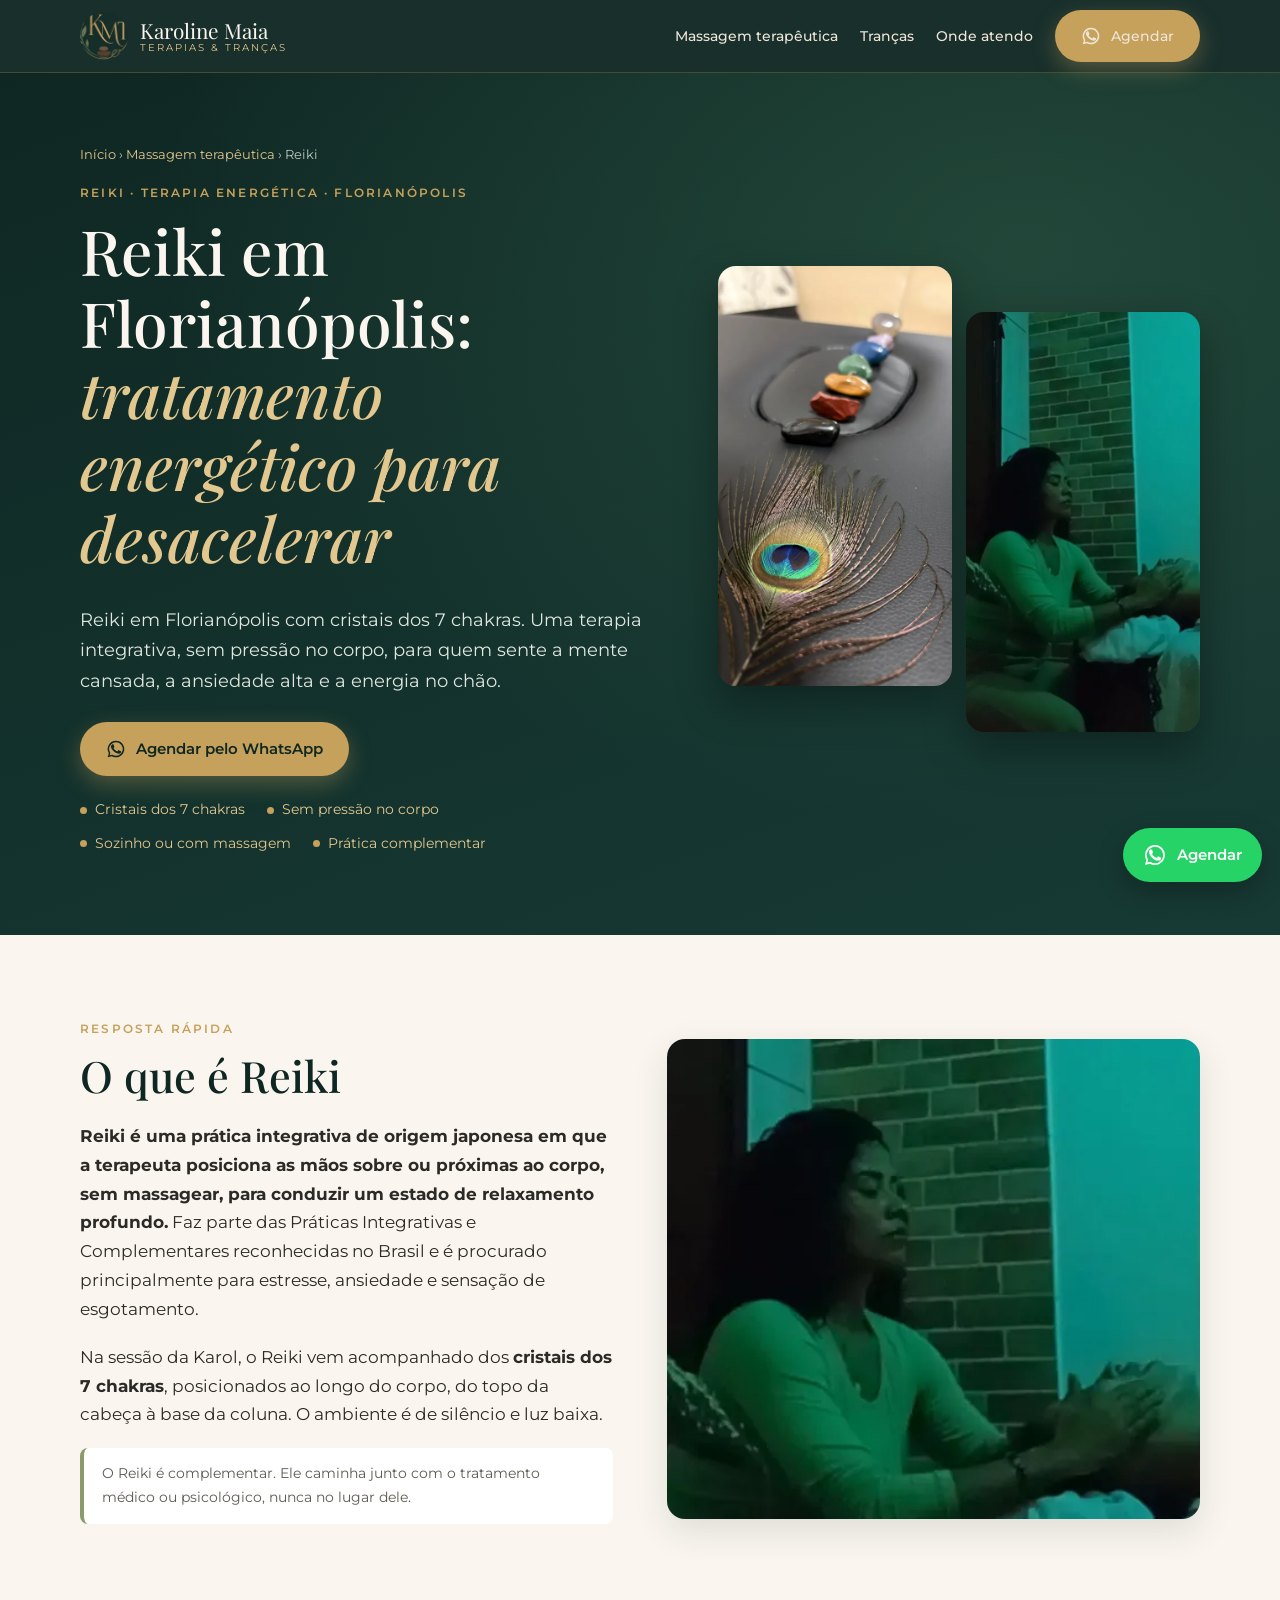
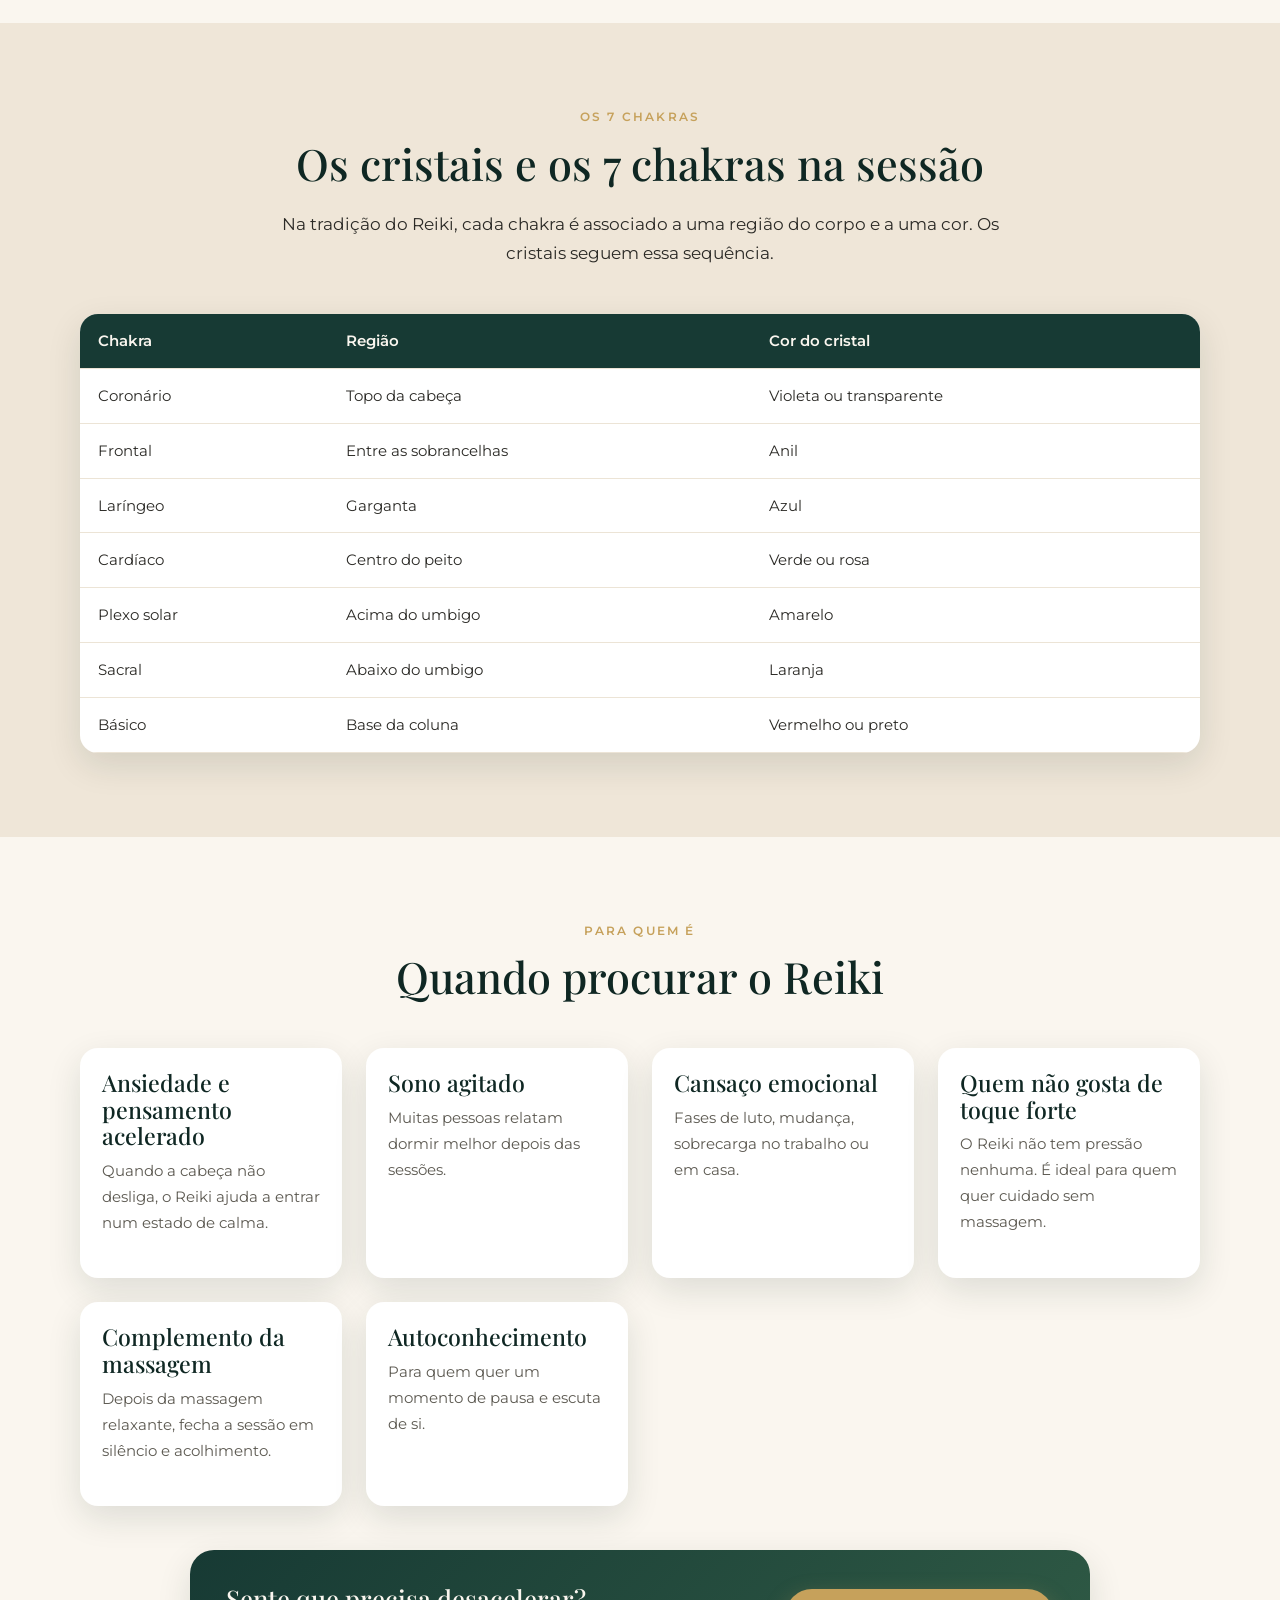
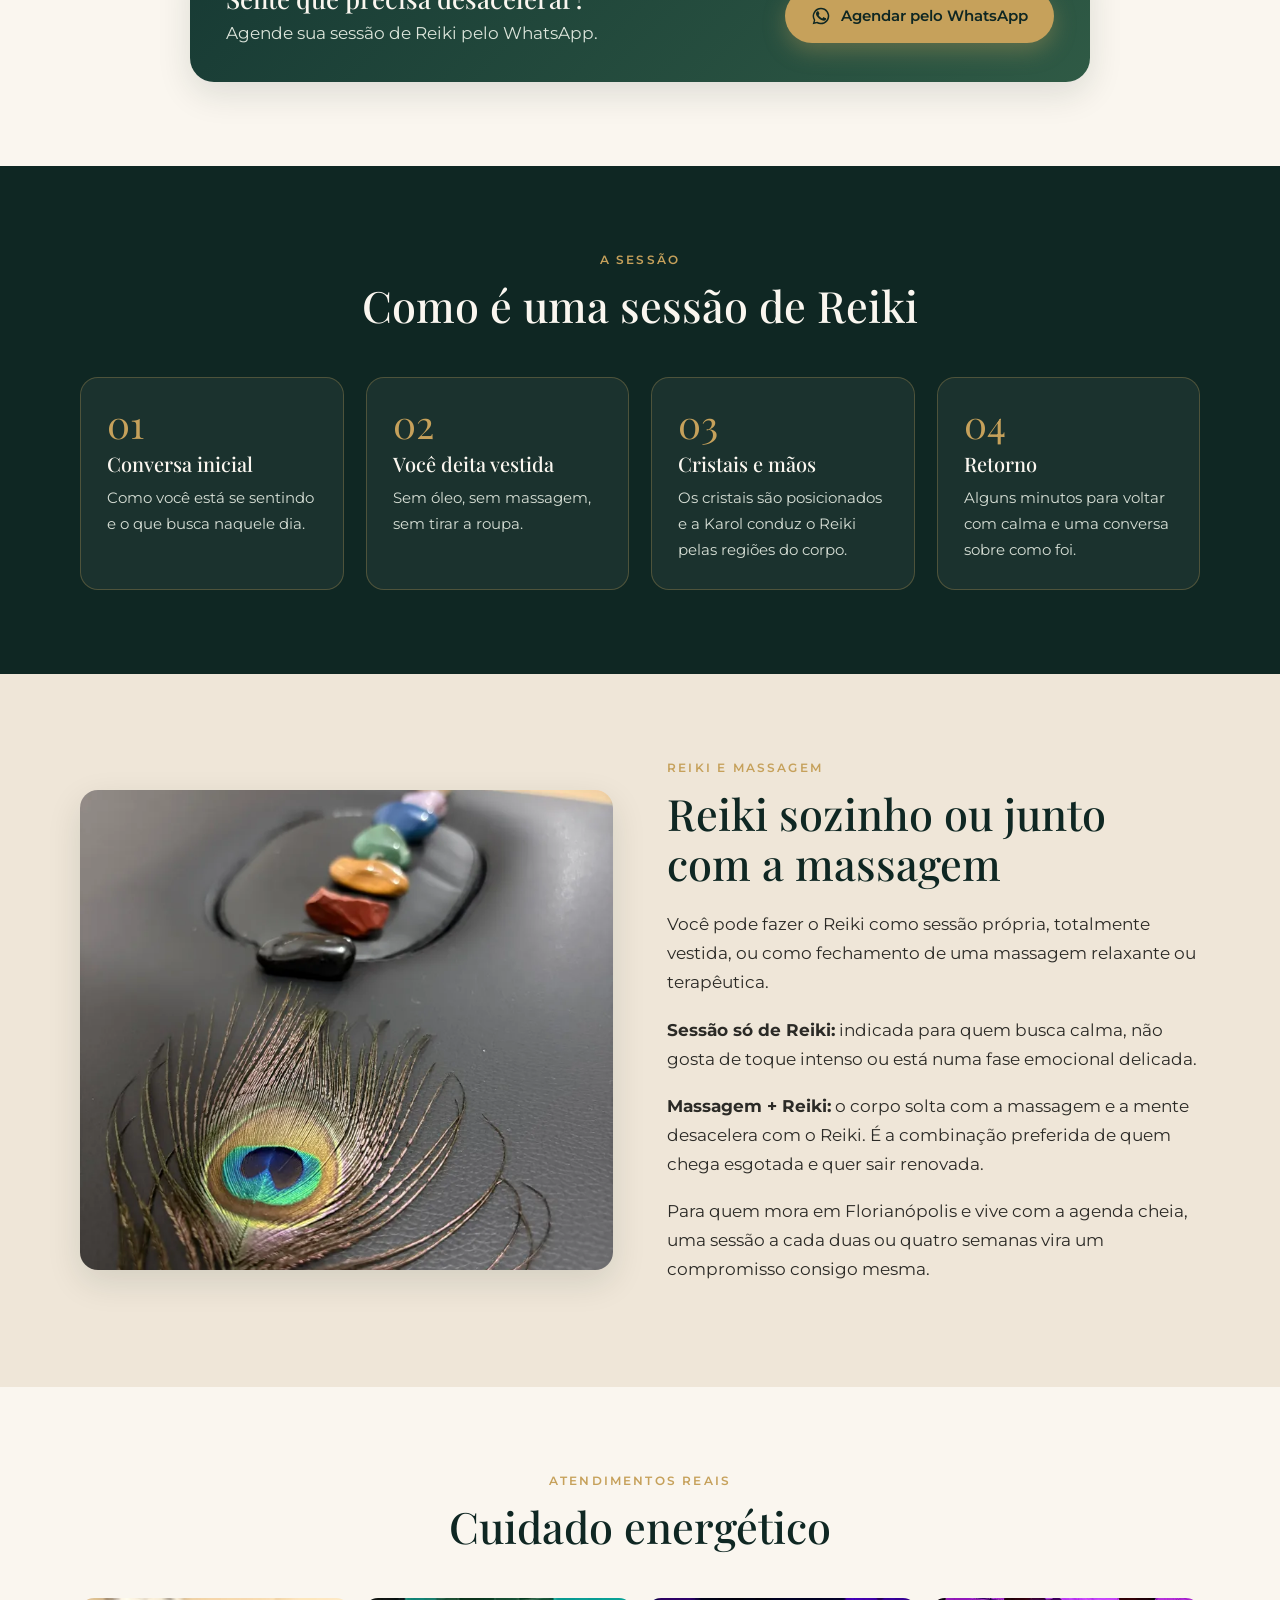
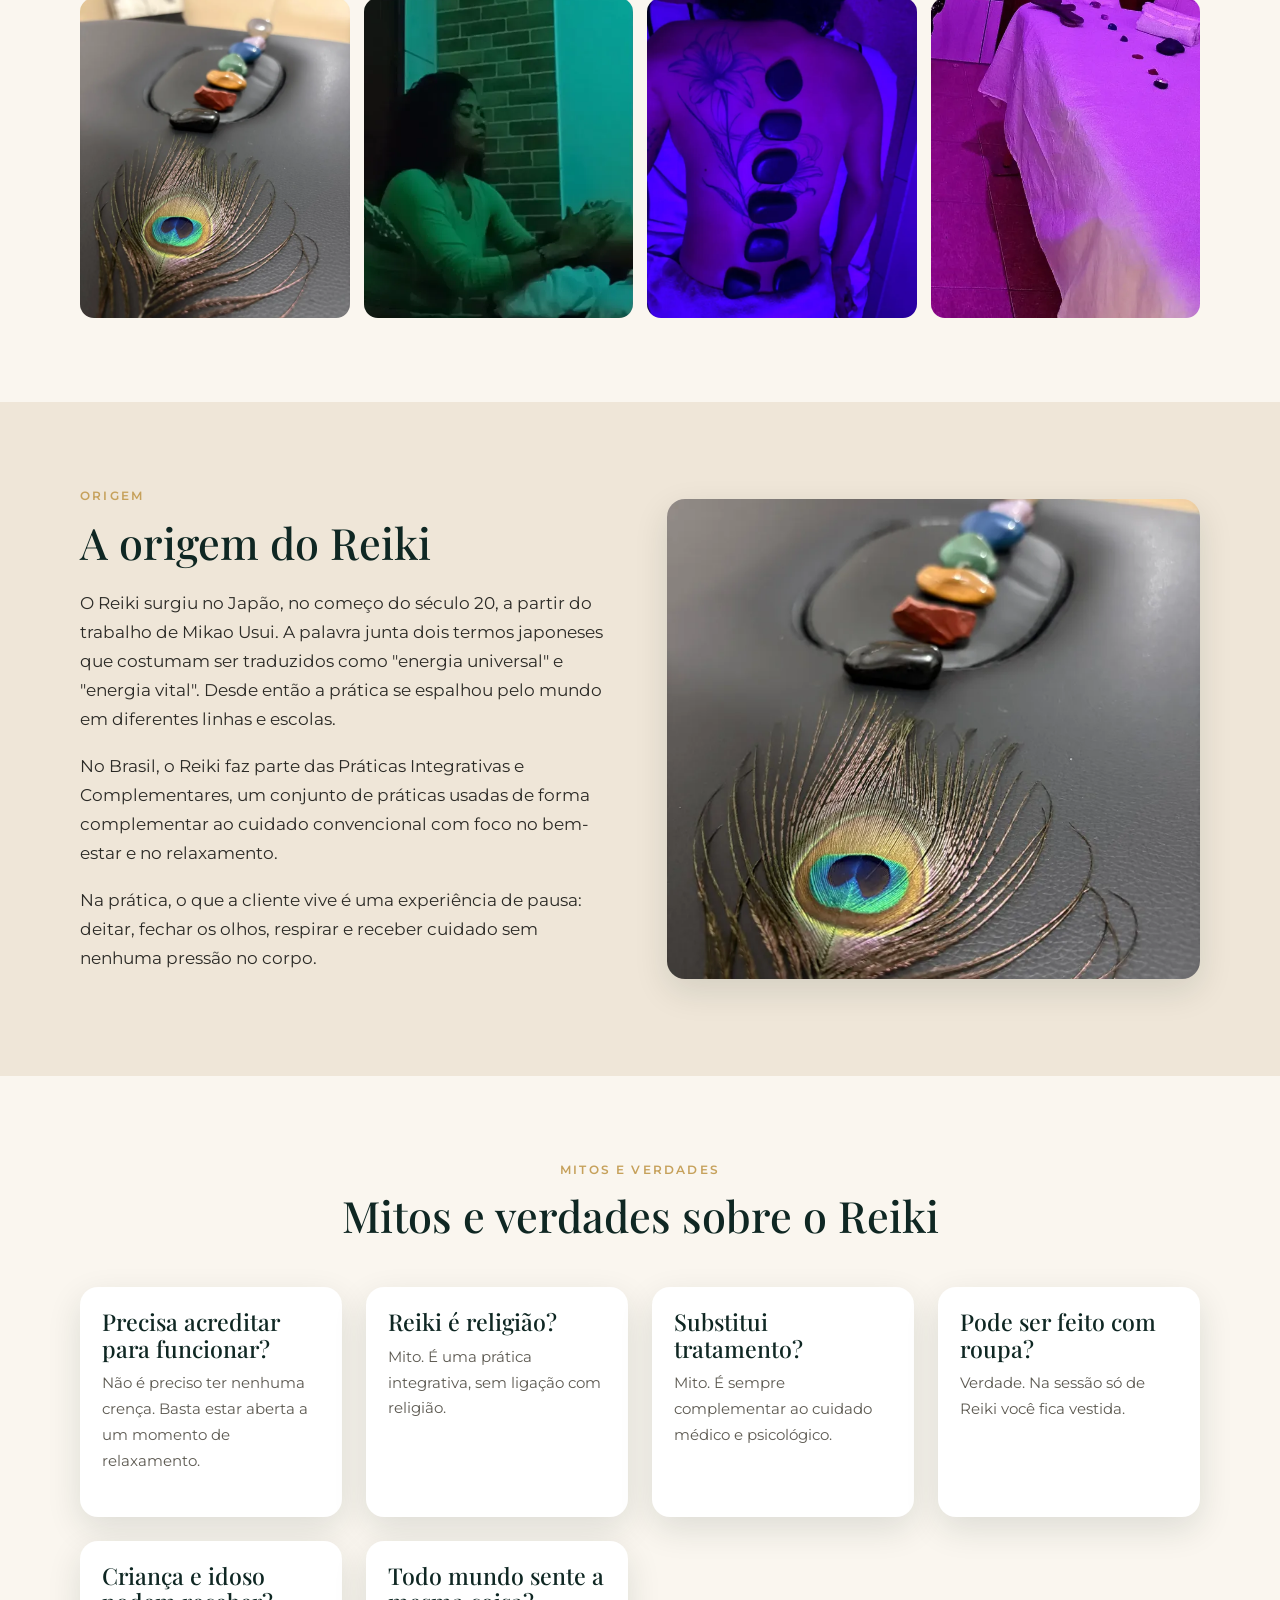
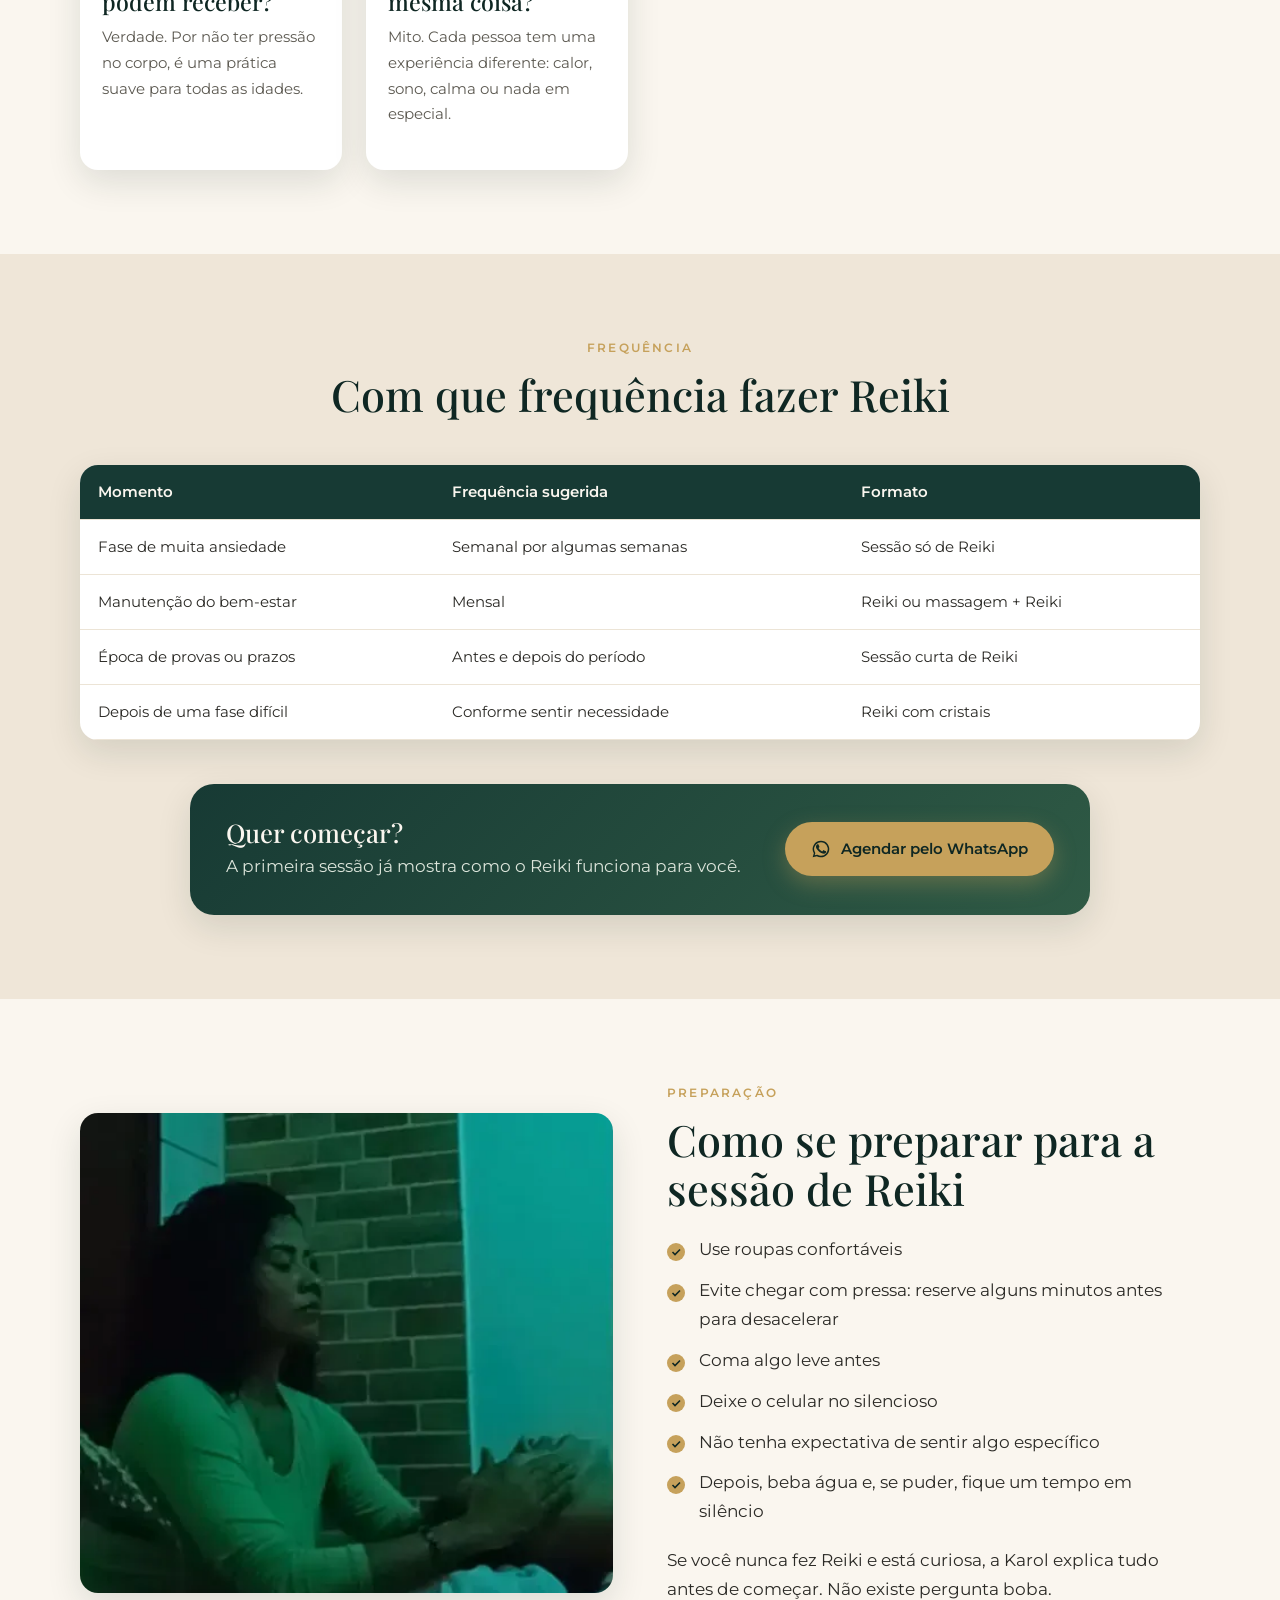
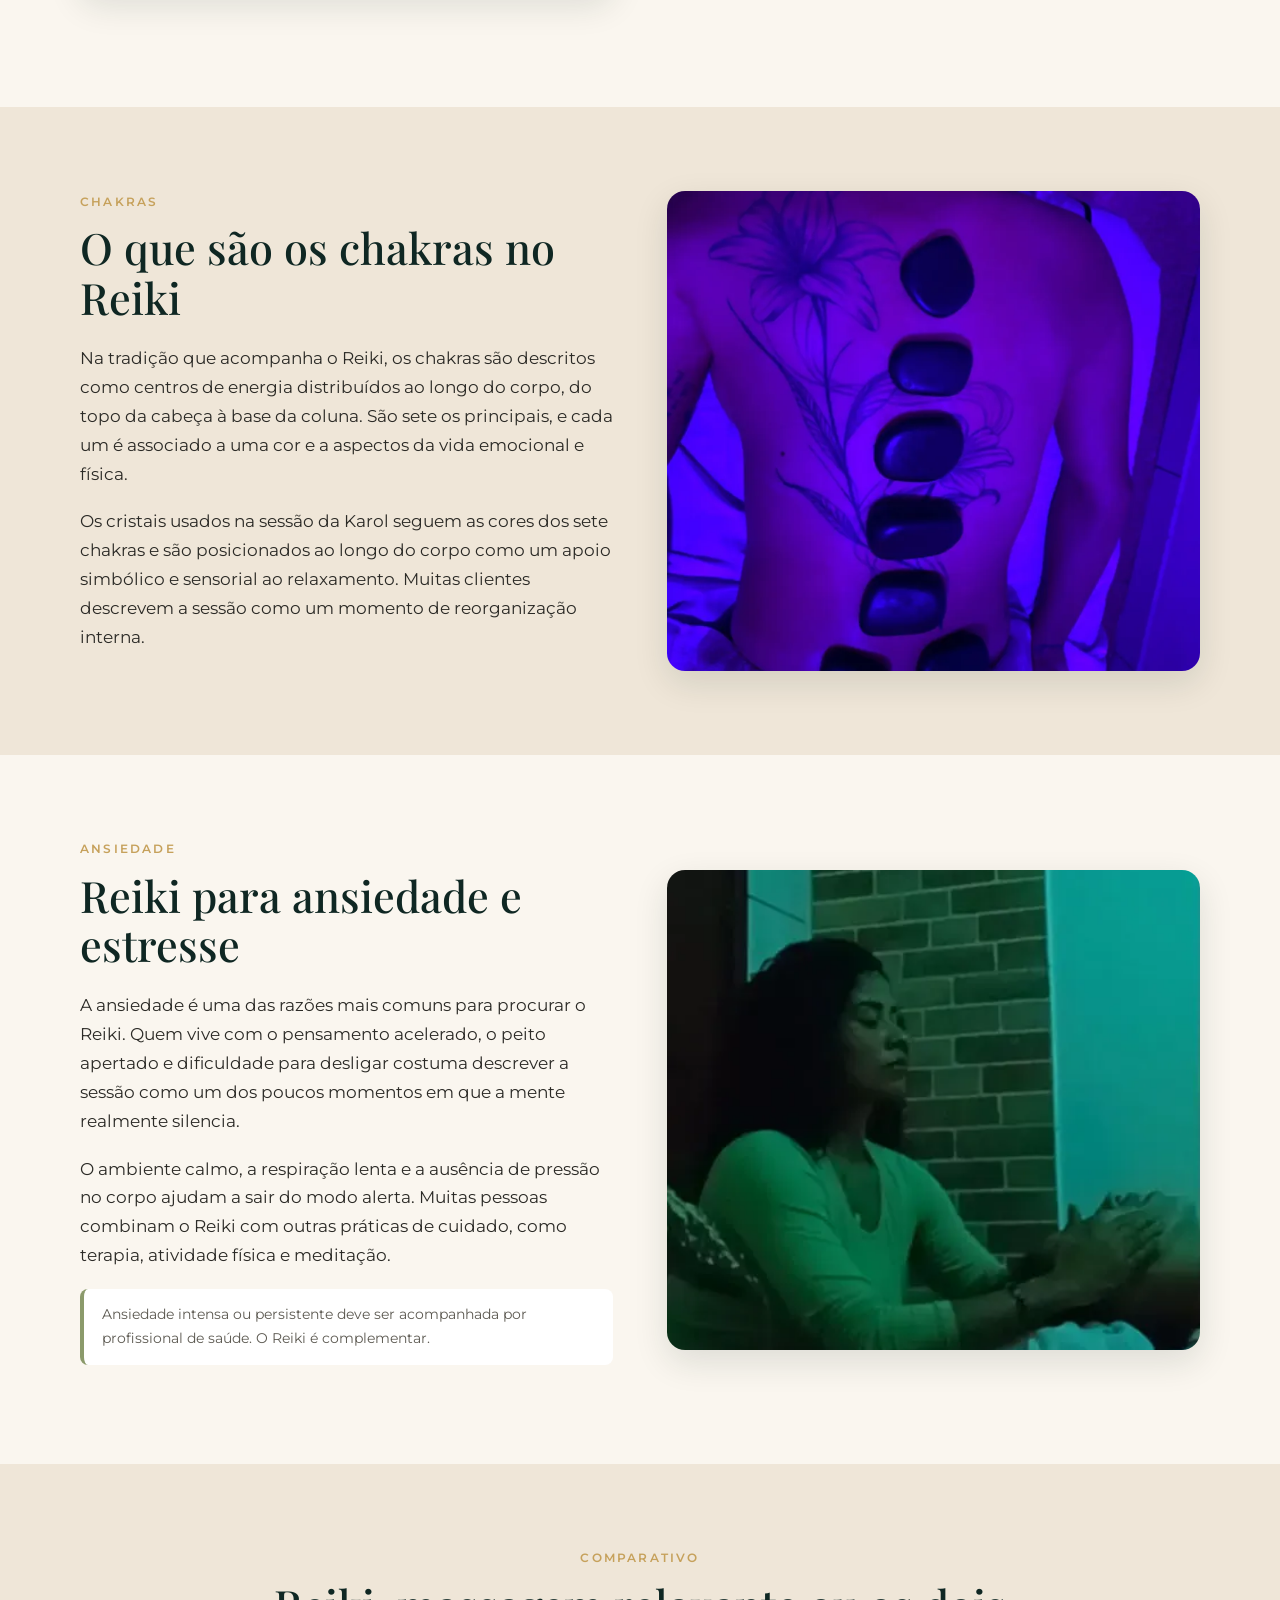
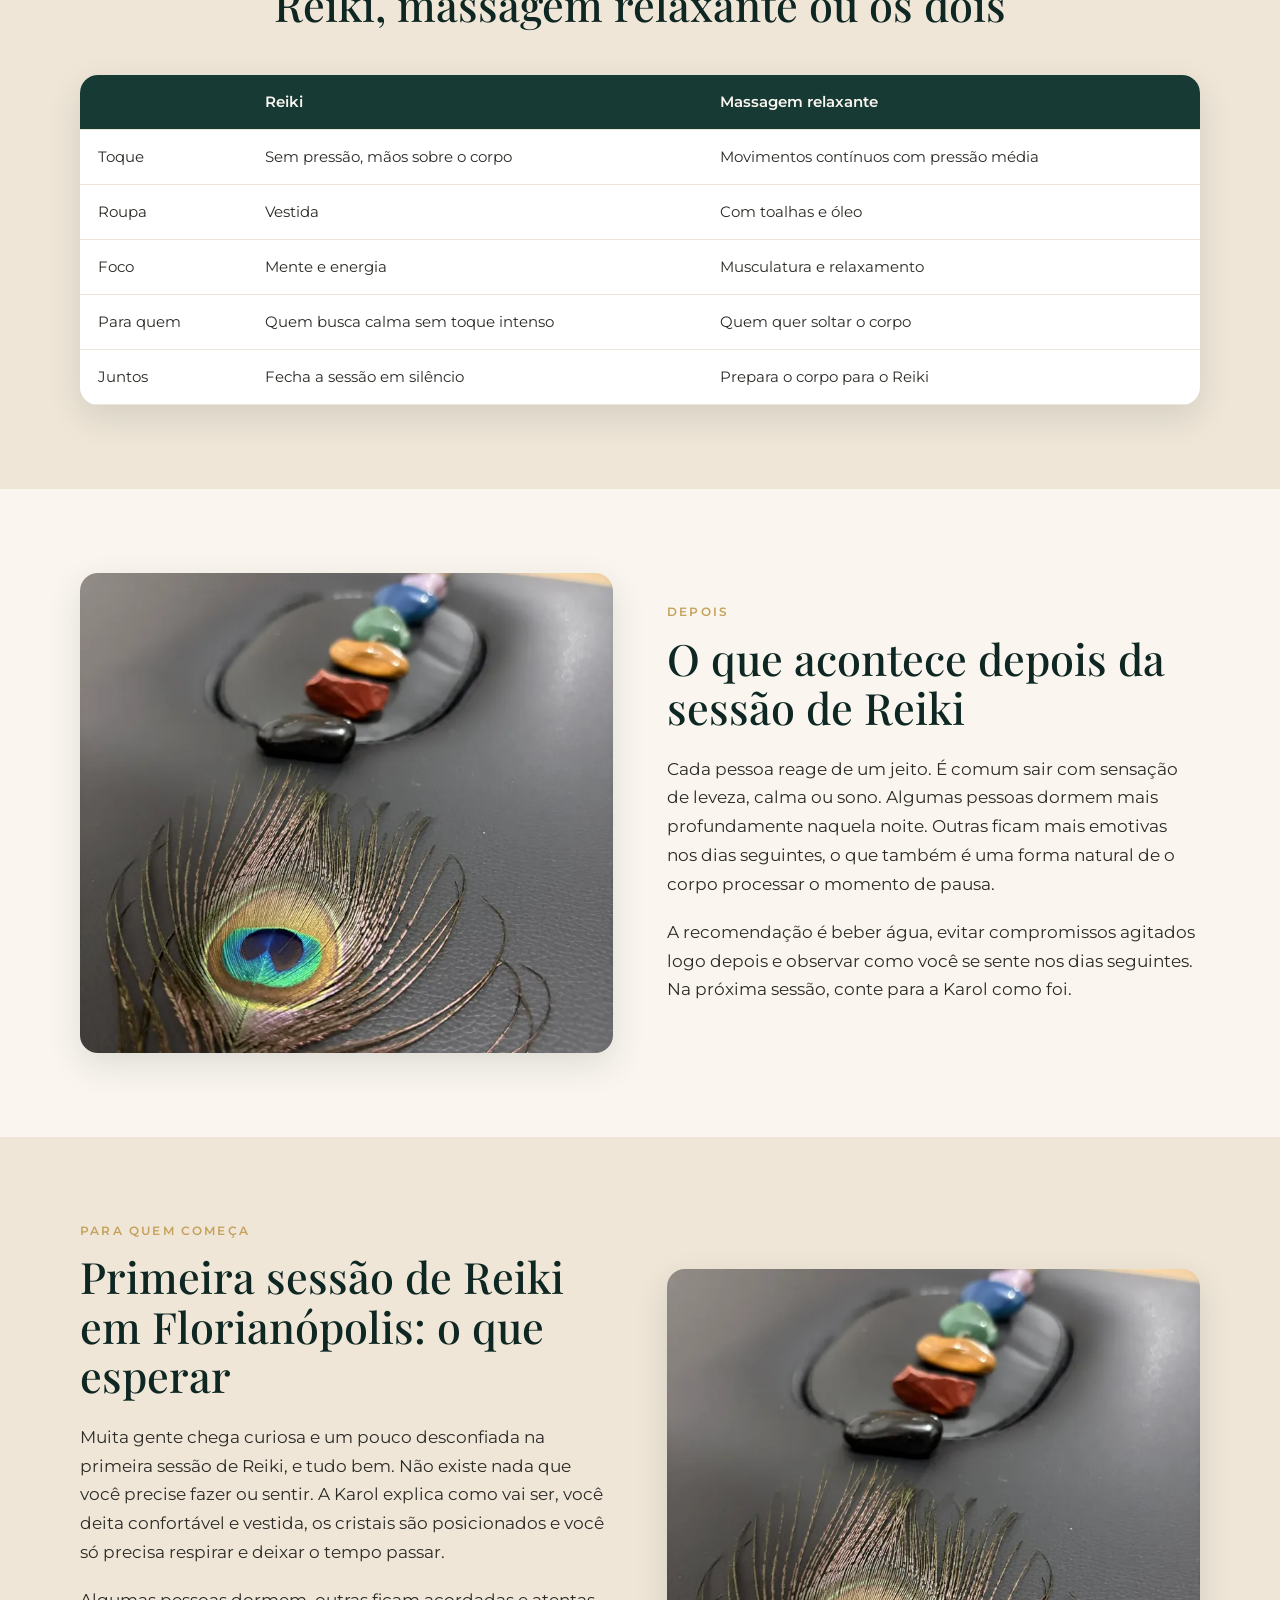
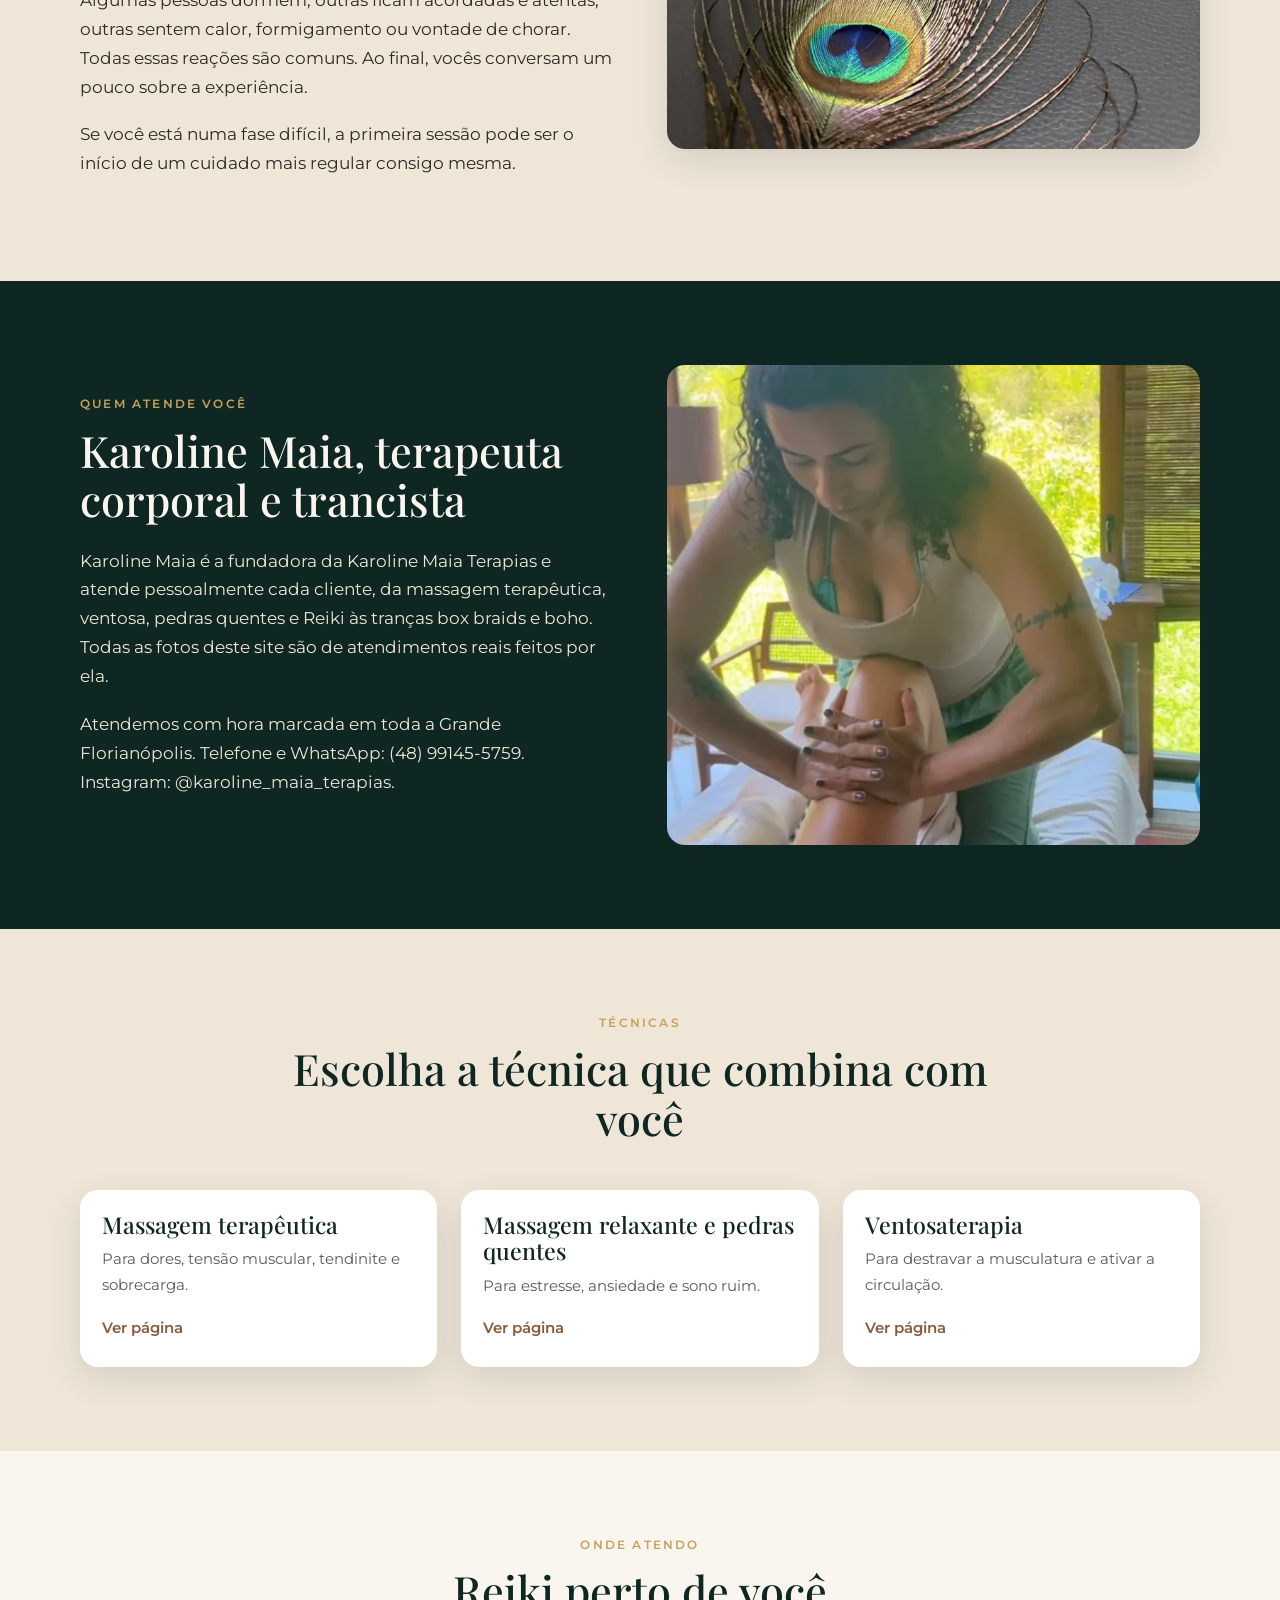
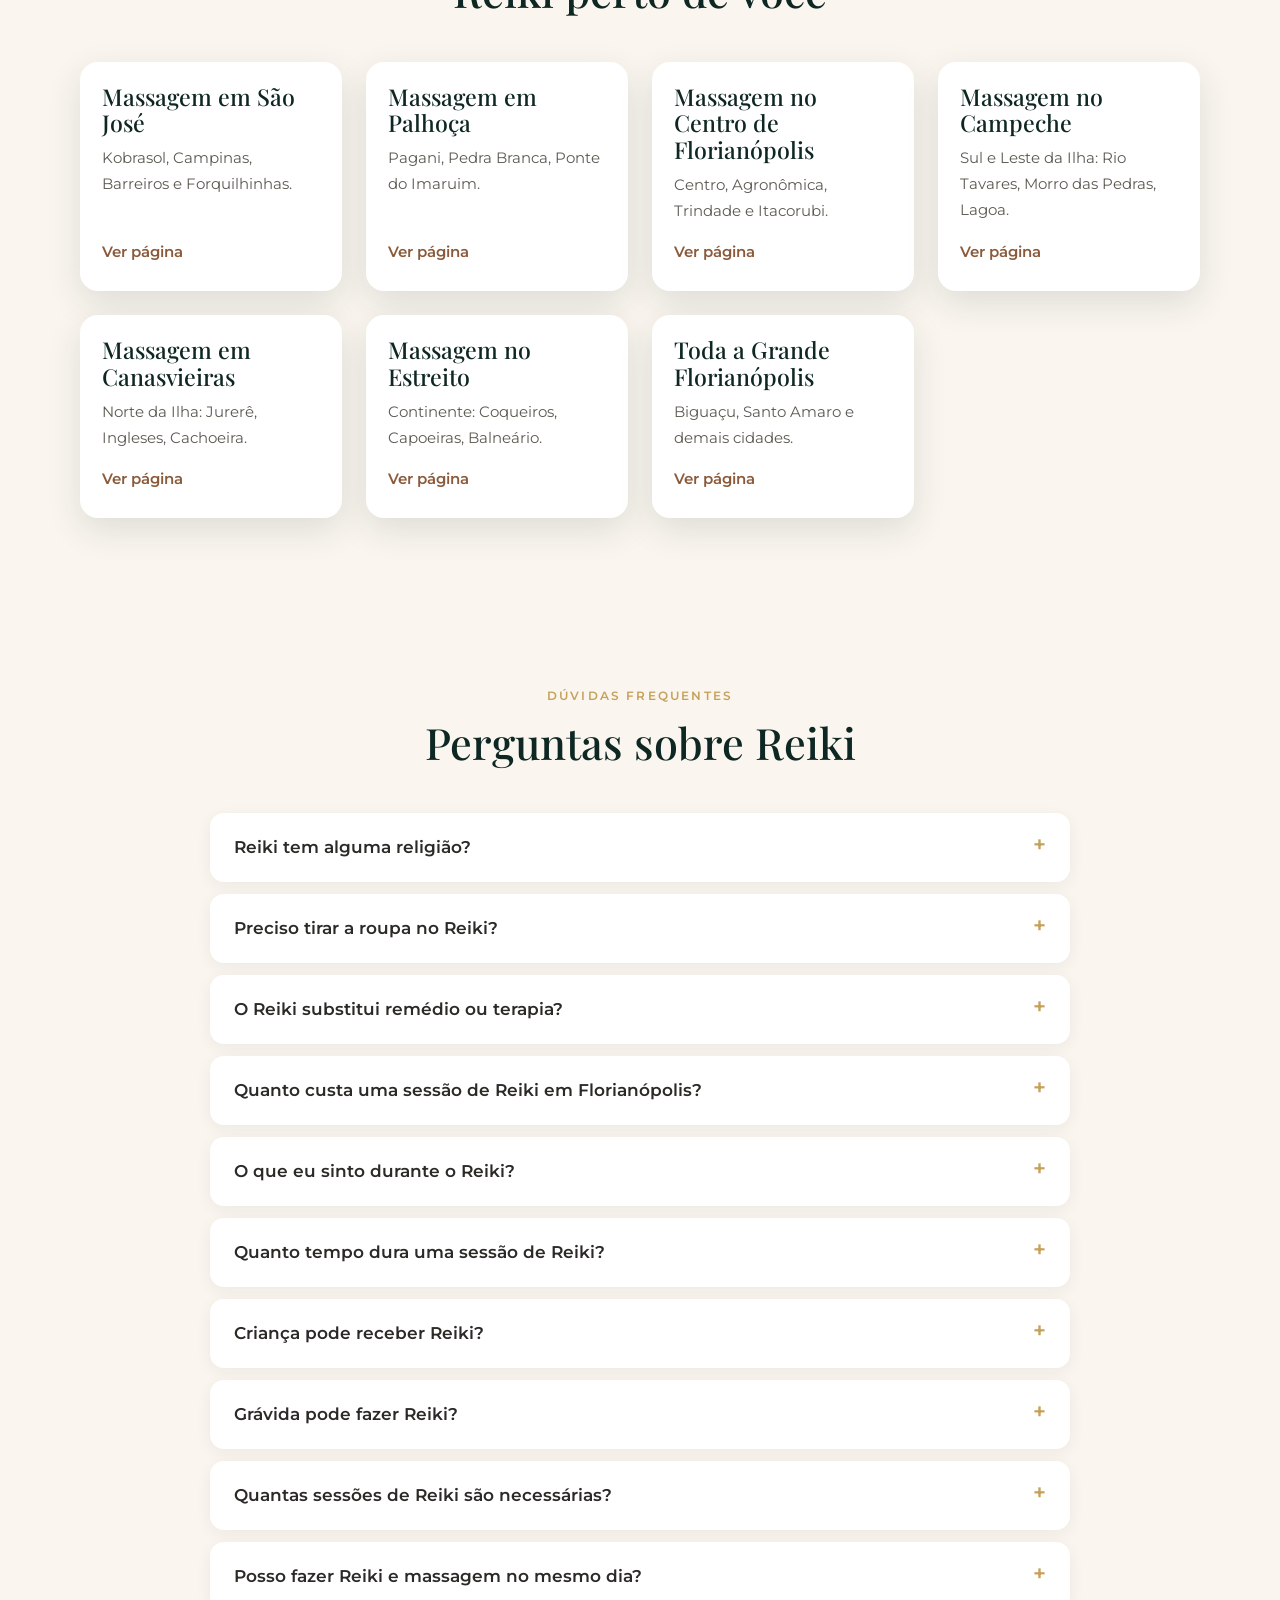
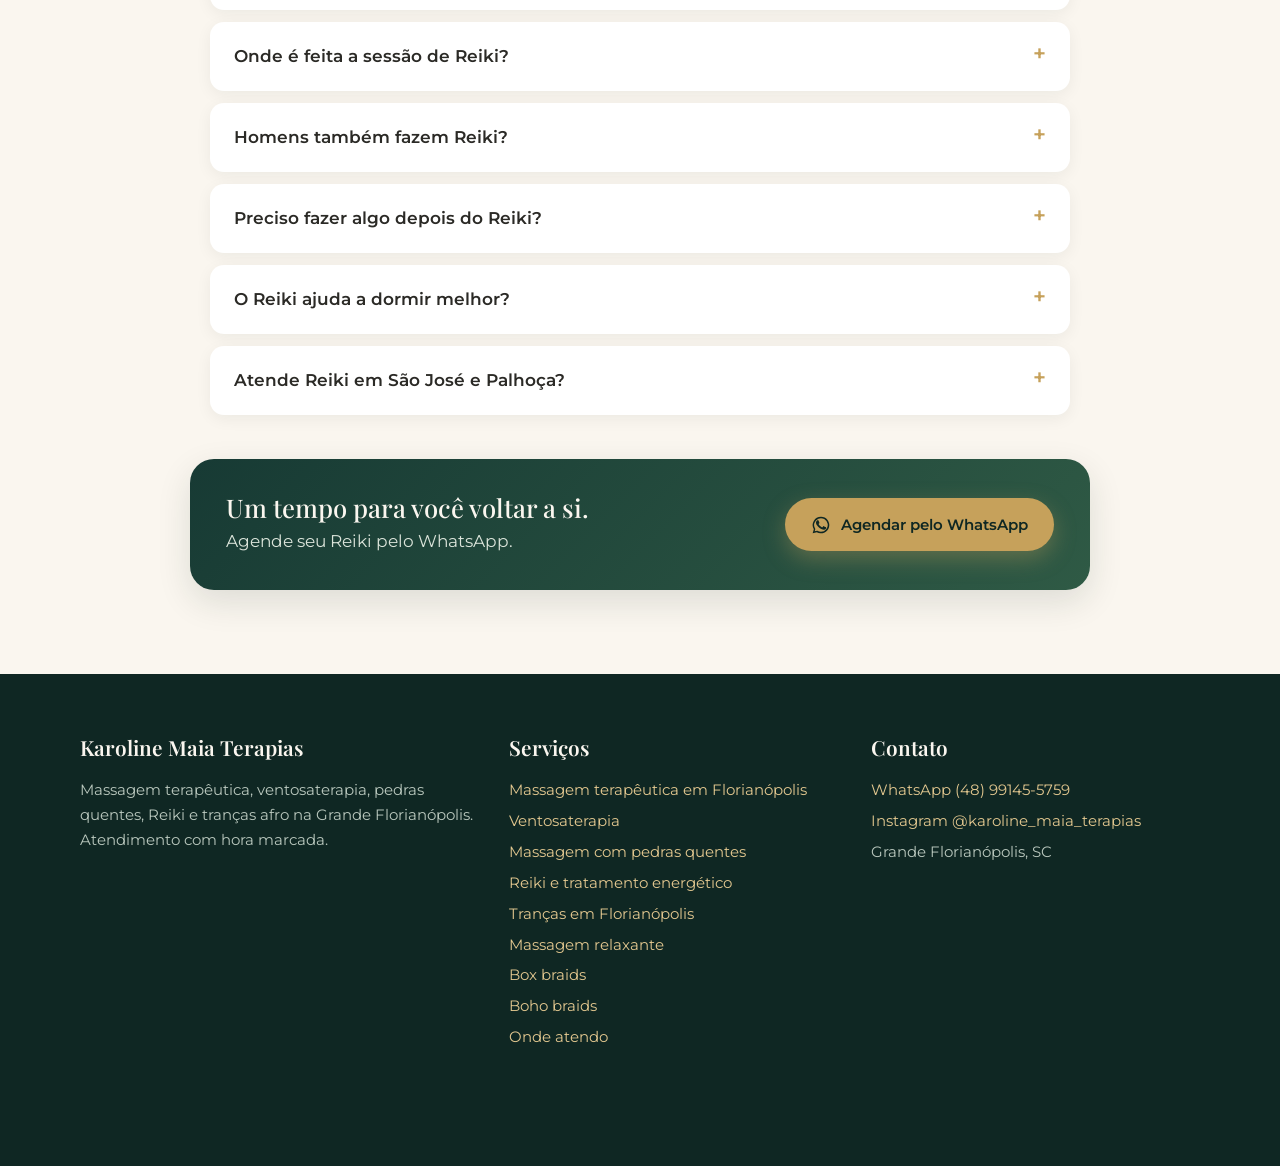
<file: reiki-florianopolis/index.html>
<!doctype html>
<html lang="pt-BR">
<head>
<meta charset="utf-8">
<meta name="viewport" content="width=device-width,initial-scale=1">
<title>Reiki em Florianópolis | Terapia Energética com Cristais</title>
<meta name="description" content="Reiki em Florianópolis com cristais dos 7 chakras. Terapia energética complementar para estresse, ansiedade e sono. Sozinho ou após a massagem. Agende.">
<link rel="canonical" href="https://karolinemaiaterapias.com.br/reiki-florianopolis/">
<meta name="robots" content="noindex,nofollow">
<meta property="og:type" content="website"><meta property="og:locale" content="pt_BR">
<meta property="og:title" content="Reiki em Florianópolis | Terapia Energética com Cristais"><meta property="og:description" content="Reiki em Florianópolis com cristais dos 7 chakras. Terapia energética complementar para estresse, ansiedade e sono. Sozinho ou após a massagem. Agende.">
<meta property="og:url" content="https://karolinemaiaterapias.com.br/reiki-florianopolis/"><meta property="og:image" content="https://karolinemaiaterapias.com.br/img/karol-massagem-terapeutica-raspagem.webp">
<meta name="theme-color" content="#0f2723">
<link rel="icon" type="image/png" href="../img/favicon.png">
<link rel="preconnect" href="https://fonts.googleapis.com"><link rel="preconnect" href="https://fonts.gstatic.com" crossorigin>
<link href="https://fonts.googleapis.com/css2?family=Playfair+Display:ital,wght@0,500;0,600;1,500&family=Montserrat:wght@400;500;600&display=swap" rel="stylesheet">
<link rel="stylesheet" href="../style.css">

<script type="application/ld+json">{"@context": "https://schema.org", "@graph": [{"@type": "HealthAndBeautyBusiness", "@id": "https://karolinemaiaterapias.com.br/#negocio", "name": "Karoline Maia Terapias", "url": "https://karolinemaiaterapias.com.br/", "telephone": "+55 48 99145-5759", "image": "https://karolinemaiaterapias.com.br/img/karol-massagem-terapeutica-raspagem.webp", "logo": "https://karolinemaiaterapias.com.br/img/logo-kmt.webp", "sameAs": ["https://www.instagram.com/karoline_maia_terapias/"], "areaServed": [{"@type": "City", "name": "Florianópolis, SC"}, {"@type": "City", "name": "São José, SC"}, {"@type": "City", "name": "Palhoça, SC"}, {"@type": "City", "name": "Biguaçu, SC"}, {"@type": "City", "name": "Santo Amaro da Imperatriz, SC"}, {"@type": "City", "name": "Governador Celso Ramos, SC"}, {"@type": "City", "name": "Antônio Carlos, SC"}, {"@type": "City", "name": "Águas Mornas, SC"}, {"@type": "City", "name": "São Pedro de Alcântara, SC"}], "founder": {"@type": "Person", "name": "Karoline Maia"}, "knowsAbout": ["Massagem terapêutica", "Massagem relaxante", "Ventosaterapia", "Massagem com pedras quentes", "Reiki", "Box braids", "Tranças boho", "Tranças nagô"]}, {"@type": "Service", "name": "Reiki em Florianópolis", "serviceType": "Reiki", "provider": {"@id": "https://karolinemaiaterapias.com.br/#negocio"}, "url": "https://karolinemaiaterapias.com.br/reiki-florianopolis/", "areaServed": [{"@type": "Place", "name": "Florianópolis, SC"}, {"@type": "Place", "name": "São José, SC"}, {"@type": "Place", "name": "Palhoça, SC"}, {"@type": "Place", "name": "Biguaçu, SC"}]}, {"@type": "FAQPage", "mainEntity": [{"@type": "Question", "name": "Reiki tem alguma religião?", "acceptedAnswer": {"@type": "Answer", "text": "Não. O Reiki é uma prática integrativa e não exige nenhuma crença específica para ser recebido."}}, {"@type": "Question", "name": "Preciso tirar a roupa no Reiki?", "acceptedAnswer": {"@type": "Answer", "text": "Não. Na sessão só de Reiki você fica vestida o tempo todo."}}, {"@type": "Question", "name": "O Reiki substitui remédio ou terapia?", "acceptedAnswer": {"@type": "Answer", "text": "Não. É uma prática complementar e não substitui acompanhamento médico ou psicológico."}}, {"@type": "Question", "name": "Quanto custa uma sessão de Reiki em Florianópolis?", "acceptedAnswer": {"@type": "Answer", "text": "Depende de ser sessão só de Reiki ou junto com massagem. Receba o valor pelo WhatsApp."}}, {"@type": "Question", "name": "O que eu sinto durante o Reiki?", "acceptedAnswer": {"@type": "Answer", "text": "Cada pessoa sente de um jeito: calor nas mãos da terapeuta, formigamento, sono profundo ou apenas calma. Não existe jeito certo."}}, {"@type": "Question", "name": "Quanto tempo dura uma sessão de Reiki?", "acceptedAnswer": {"@type": "Answer", "text": "A duração é combinada no agendamento e muda se for sessão só de Reiki ou junto com massagem."}}, {"@type": "Question", "name": "Criança pode receber Reiki?", "acceptedAnswer": {"@type": "Answer", "text": "Pode, com a autorização e a presença de um responsável. Como não há pressão no corpo, é uma prática suave."}}, {"@type": "Question", "name": "Grávida pode fazer Reiki?", "acceptedAnswer": {"@type": "Answer", "text": "Por ser uma prática sem pressão, costuma ser tranquila na gestação. Avise antes e mantenha o acompanhamento do seu pré-natal."}}, {"@type": "Question", "name": "Quantas sessões de Reiki são necessárias?", "acceptedAnswer": {"@type": "Answer", "text": "Não existe um número fixo. Algumas pessoas fazem em fases difíceis, outras mantêm uma sessão mensal como autocuidado."}}, {"@type": "Question", "name": "Posso fazer Reiki e massagem no mesmo dia?", "acceptedAnswer": {"@type": "Answer", "text": "Pode, é uma das combinações mais pedidas: a massagem solta o corpo e o Reiki acalma a mente no final."}}, {"@type": "Question", "name": "Onde é feita a sessão de Reiki?", "acceptedAnswer": {"@type": "Answer", "text": "O local é combinado pelo WhatsApp, de acordo com o seu bairro na Grande Florianópolis."}}, {"@type": "Question", "name": "Homens também fazem Reiki?", "acceptedAnswer": {"@type": "Answer", "text": "Sim. O Reiki é para qualquer pessoa que queira um momento de relaxamento e equilíbrio."}}, {"@type": "Question", "name": "Preciso fazer algo depois do Reiki?", "acceptedAnswer": {"@type": "Answer", "text": "Só beber água, evitar compromissos agitados logo em seguida e observar como você se sente nos próximos dias."}}, {"@type": "Question", "name": "O Reiki ajuda a dormir melhor?", "acceptedAnswer": {"@type": "Answer", "text": "Muitas pessoas relatam um sono mais tranquilo depois das sessões, por causa do relaxamento profundo. Insônia persistente, porém, precisa de acompanhamento de um profissional de saúde."}}, {"@type": "Question", "name": "Atende Reiki em São José e Palhoça?", "acceptedAnswer": {"@type": "Answer", "text": "Sim, o Reiki é atendido em toda a Grande Florianópolis, incluindo São José, Palhoça e Biguaçu. Combine o local e o horário pelo WhatsApp."}}]}, {"@type": "BreadcrumbList", "itemListElement": [{"@type": "ListItem", "position": 1, "name": "Início", "item": "https://karolinemaiaterapias.com.br/"}, {"@type": "ListItem", "position": 2, "name": "Massagem terapêutica", "item": "https://karolinemaiaterapias.com.br/massagem-terapeutica-florianopolis/"}, {"@type": "ListItem", "position": 3, "name": "Reiki", "item": "https://karolinemaiaterapias.com.br/reiki-florianopolis/"}]}]}</script>
</head>
<body>
<header class="topo"><div class="wrap">
  <a class="marca" href=".././"><img src="../img/logo-kmt-emblema.webp" alt="Logo Karoline Maia Terapias" width="48" height="48" fetchpriority="high"><span>Karoline Maia<small>Terapias &amp; Tranças</small></span></a>
  <nav class="menu" aria-label="Principal">
    <a href="../massagem-terapeutica-florianopolis/">Massagem terapêutica</a>
    <a href="../trancas-florianopolis/">Tranças</a>
    <a href="../atendimento-grande-florianopolis/">Onde atendo</a>
    <a class="btn btn-ouro" href="https://wa.me/5548991455759?text=Ol%C3%A1%20Karol%21%20Vim%20pelo%20site%20e%20quero%20agendar%20um%20hor%C3%A1rio." target="_blank" rel="noopener" data-evt="whatsapp_click" data-local="header"><svg viewBox="0 0 24 24" fill="currentColor" aria-hidden="true"><path d="M17.5 14.4c-.3-.1-1.8-.9-2-1-.3-.1-.5-.1-.7.1-.2.3-.8 1-.9 1.2-.2.2-.3.2-.6.1-.3-.1-1.3-.5-2.4-1.5-.9-.8-1.5-1.8-1.7-2.1-.2-.3 0-.5.1-.6l.4-.5c.2-.2.2-.3.3-.5.1-.2 0-.4 0-.5l-.9-2.2c-.2-.6-.5-.5-.7-.5h-.6c-.2 0-.5.1-.8.4-.3.3-1 1-1 2.5s1.1 2.9 1.2 3.1c.1.2 2.1 3.2 5.1 4.5.7.3 1.3.5 1.7.6.7.2 1.4.2 1.9.1.6-.1 1.8-.7 2-1.4.2-.7.2-1.3.2-1.4-.1-.1-.3-.2-.6-.3zM12 2a10 10 0 0 0-8.6 15.1L2 22l5-1.3A10 10 0 1 0 12 2zm0 18.2c-1.5 0-3-.4-4.3-1.2l-.3-.2-3 .8.8-2.9-.2-.3A8.2 8.2 0 1 1 12 20.2z"/></svg>Agendar</a>
  </nav>
</div></header>
<main>

<section class="hero"><div class="wrap">
  <div>
    <nav class="migalhas" aria-label="Você está em"><a href="../">Início</a> › <a href="../massagem-terapeutica-florianopolis/">Massagem terapêutica</a> › Reiki</nav>
    <span class="kicker">Reiki · Terapia energética · Florianópolis</span>
    <h1>Reiki em Florianópolis: <em>tratamento energético para desacelerar</em></h1>
    <p class="lead">Reiki em Florianópolis com cristais dos 7 chakras. Uma terapia integrativa, sem pressão no corpo, para quem sente a mente cansada, a ansiedade alta e a energia no chão.</p>
    <div class="acoes"><a class="btn btn-ouro" href="https://wa.me/5548991455759?text=Ol%C3%A1%20Karol%21%20Vim%20pelo%20site%20e%20quero%20agendar%20uma%20sess%C3%A3o%20de%20Reiki." target="_blank" rel="noopener" data-evt="whatsapp_click" data-local="hero"><svg viewBox="0 0 24 24" fill="currentColor" aria-hidden="true"><path d="M17.5 14.4c-.3-.1-1.8-.9-2-1-.3-.1-.5-.1-.7.1-.2.3-.8 1-.9 1.2-.2.2-.3.2-.6.1-.3-.1-1.3-.5-2.4-1.5-.9-.8-1.5-1.8-1.7-2.1-.2-.3 0-.5.1-.6l.4-.5c.2-.2.2-.3.3-.5.1-.2 0-.4 0-.5l-.9-2.2c-.2-.6-.5-.5-.7-.5h-.6c-.2 0-.5.1-.8.4-.3.3-1 1-1 2.5s1.1 2.9 1.2 3.1c.1.2 2.1 3.2 5.1 4.5.7.3 1.3.5 1.7.6.7.2 1.4.2 1.9.1.6-.1 1.8-.7 2-1.4.2-.7.2-1.3.2-1.4-.1-.1-.3-.2-.6-.3zM12 2a10 10 0 0 0-8.6 15.1L2 22l5-1.3A10 10 0 1 0 12 2zm0 18.2c-1.5 0-3-.4-4.3-1.2l-.3-.2-3 .8.8-2.9-.2-.3A8.2 8.2 0 1 1 12 20.2z"/></svg>Agendar pelo WhatsApp</a></div>
    <ul class="selos"><li>Cristais dos 7 chakras</li><li>Sem pressão no corpo</li><li>Sozinho ou com massagem</li><li>Prática complementar</li></ul>
  </div>
  <div class="hero-fotos">
    <img src="../img/reiki-cristais-7-chakras.webp" alt="Cristais dos 7 chakras usados na sessão de Reiki em Florianópolis" width="750" height="1000" fetchpriority="high">
    <img src="../img/karol-reiki-cabeca.webp" alt="Karoline Maia aplicando Reiki na cabeça da cliente" width="470" height="870" fetchpriority="high">
  </div>
</div></section>
<section class=""><div class="wrap duas">
  <div><span class="kicker">Resposta rápida</span><h2>O que é Reiki</h2><p><strong>Reiki é uma prática integrativa de origem japonesa em que a terapeuta posiciona as mãos sobre ou próximas ao corpo, sem massagear, para conduzir um estado de relaxamento profundo.</strong> Faz parte das Práticas Integrativas e Complementares reconhecidas no Brasil e é procurado principalmente para estresse, ansiedade e sensação de esgotamento.</p><p>Na sessão da Karol, o Reiki vem acompanhado dos <strong>cristais dos 7 chakras</strong>, posicionados ao longo do corpo, do topo da cabeça à base da coluna. O ambiente é de silêncio e luz baixa.</p><p class='aviso'>O Reiki é complementar. Ele caminha junto com o tratamento médico ou psicológico, nunca no lugar dele.</p></div>
  <figure><img src="../img/karol-reiki-cabeca.webp" alt="Sessão de Reiki com as mãos na cabeça" width="470" height="870" loading="lazy" decoding="async"></figure>
</div></section><section class="sec-areia"><div class="wrap">
  <div class="centro"><span class="kicker">Os 7 chakras</span><h2>Os cristais e os 7 chakras na sessão</h2><p>Na tradição do Reiki, cada chakra é associado a uma região do corpo e a uma cor. Os cristais seguem essa sequência.</p></div>
  <div class="table-scroll"><table><thead><tr><th>Chakra</th><th>Região</th><th>Cor do cristal</th></tr></thead><tbody><tr><td>Coronário</td><td>Topo da cabeça</td><td>Violeta ou transparente</td></tr><tr><td>Frontal</td><td>Entre as sobrancelhas</td><td>Anil</td></tr><tr><td>Laríngeo</td><td>Garganta</td><td>Azul</td></tr><tr><td>Cardíaco</td><td>Centro do peito</td><td>Verde ou rosa</td></tr><tr><td>Plexo solar</td><td>Acima do umbigo</td><td>Amarelo</td></tr><tr><td>Sacral</td><td>Abaixo do umbigo</td><td>Laranja</td></tr><tr><td>Básico</td><td>Base da coluna</td><td>Vermelho ou preto</td></tr></tbody></table></div>
</div></section><section class=""><div class="wrap">
  <div class="centro"><span class="kicker">Para quem é</span><h2>Quando procurar o Reiki</h2></div>
  <div class="cards"><div class="card"><div class="corpo"><h3>Ansiedade e pensamento acelerado</h3><p>Quando a cabeça não desliga, o Reiki ajuda a entrar num estado de calma.</p></div></div><div class="card"><div class="corpo"><h3>Sono agitado</h3><p>Muitas pessoas relatam dormir melhor depois das sessões.</p></div></div><div class="card"><div class="corpo"><h3>Cansaço emocional</h3><p>Fases de luto, mudança, sobrecarga no trabalho ou em casa.</p></div></div><div class="card"><div class="corpo"><h3>Quem não gosta de toque forte</h3><p>O Reiki não tem pressão nenhuma. É ideal para quem quer cuidado sem massagem.</p></div></div><div class="card"><div class="corpo"><h3>Complemento da massagem</h3><p>Depois da massagem relaxante, fecha a sessão em silêncio e acolhimento.</p></div></div><div class="card"><div class="corpo"><h3>Autoconhecimento</h3><p>Para quem quer um momento de pausa e escuta de si.</p></div></div></div><div class="cta-inline"><div><h3>Sente que precisa desacelerar?</h3><p>Agende sua sessão de Reiki pelo WhatsApp.</p></div><a class="btn btn-ouro" href="https://wa.me/5548991455759?text=Ol%C3%A1%20Karol%21%20Vim%20pelo%20site%20e%20quero%20agendar%20uma%20sess%C3%A3o%20de%20Reiki." target="_blank" rel="noopener" data-evt="whatsapp_click" data-local="inline"><svg viewBox="0 0 24 24" fill="currentColor" aria-hidden="true"><path d="M17.5 14.4c-.3-.1-1.8-.9-2-1-.3-.1-.5-.1-.7.1-.2.3-.8 1-.9 1.2-.2.2-.3.2-.6.1-.3-.1-1.3-.5-2.4-1.5-.9-.8-1.5-1.8-1.7-2.1-.2-.3 0-.5.1-.6l.4-.5c.2-.2.2-.3.3-.5.1-.2 0-.4 0-.5l-.9-2.2c-.2-.6-.5-.5-.7-.5h-.6c-.2 0-.5.1-.8.4-.3.3-1 1-1 2.5s1.1 2.9 1.2 3.1c.1.2 2.1 3.2 5.1 4.5.7.3 1.3.5 1.7.6.7.2 1.4.2 1.9.1.6-.1 1.8-.7 2-1.4.2-.7.2-1.3.2-1.4-.1-.1-.3-.2-.6-.3zM12 2a10 10 0 0 0-8.6 15.1L2 22l5-1.3A10 10 0 1 0 12 2zm0 18.2c-1.5 0-3-.4-4.3-1.2l-.3-.2-3 .8.8-2.9-.2-.3A8.2 8.2 0 1 1 12 20.2z"/></svg>Agendar pelo WhatsApp</a></div>
</div></section><section class="sec-verde"><div class="wrap">
  <div class="centro"><span class="kicker">A sessão</span><h2>Como é uma sessão de Reiki</h2></div><div class="passos"><div class="passo"><h3>Conversa inicial</h3><p>Como você está se sentindo e o que busca naquele dia.</p></div><div class="passo"><h3>Você deita vestida</h3><p>Sem óleo, sem massagem, sem tirar a roupa.</p></div><div class="passo"><h3>Cristais e mãos</h3><p>Os cristais são posicionados e a Karol conduz o Reiki pelas regiões do corpo.</p></div><div class="passo"><h3>Retorno</h3><p>Alguns minutos para voltar com calma e uma conversa sobre como foi.</p></div></div>
</div></section><section class="sec-areia"><div class="wrap duas inv">
  <div><span class="kicker">Reiki e massagem</span><h2>Reiki sozinho ou junto com a massagem</h2><p>Você pode fazer o Reiki como sessão própria, totalmente vestida, ou como fechamento de uma massagem relaxante ou terapêutica.</p><p><strong>Sessão só de Reiki:</strong> indicada para quem busca calma, não gosta de toque intenso ou está numa fase emocional delicada.</p><p><strong>Massagem + Reiki:</strong> o corpo solta com a massagem e a mente desacelera com o Reiki. É a combinação preferida de quem chega esgotada e quer sair renovada.</p><p>Para quem mora em Florianópolis e vive com a agenda cheia, uma sessão a cada duas ou quatro semanas vira um compromisso consigo mesma.</p></div>
  <figure><img src="../img/reiki-cristais-7-chakras.webp" alt="Cristais e pena preparados para o Reiki" width="750" height="1000" loading="lazy" decoding="async"></figure>
</div></section><section class=""><div class="wrap">
  <div class="centro"><span class="kicker">Atendimentos reais</span><h2>Cuidado energético</h2></div>
  <div class="galeria"><figure><img src="../img/reiki-cristais-7-chakras.webp" alt="Cristais dos 7 chakras" width="750" height="1000" loading="lazy" decoding="async"></figure><figure><img src="../img/karol-reiki-cabeca.webp" alt="Karoline Maia aplicando Reiki" width="470" height="870" loading="lazy" decoding="async"></figure><figure><img src="../img/pedras-quentes-luz-ambiente.webp" alt="Ambiente de luz baixa" width="755" height="1000" loading="lazy" decoding="async"></figure><figure><img src="../img/maca-pedras-quentes.webp" alt="Maca preparada para a sessão" width="720" height="600" loading="lazy" decoding="async"></figure></div>
</div></section><section class="sec-areia"><div class="wrap duas">
  <div><span class="kicker">Origem</span><h2>A origem do Reiki</h2><p>O Reiki surgiu no Japão, no começo do século 20, a partir do trabalho de Mikao Usui. A palavra junta dois termos japoneses que costumam ser traduzidos como "energia universal" e "energia vital". Desde então a prática se espalhou pelo mundo em diferentes linhas e escolas.</p><p>No Brasil, o Reiki faz parte das Práticas Integrativas e Complementares, um conjunto de práticas usadas de forma complementar ao cuidado convencional com foco no bem-estar e no relaxamento.</p><p>Na prática, o que a cliente vive é uma experiência de pausa: deitar, fechar os olhos, respirar e receber cuidado sem nenhuma pressão no corpo.</p></div>
  <figure><img src="../img/reiki-cristais-7-chakras.webp" alt="Cristais usados na sessão de Reiki" width="750" height="1000" loading="lazy" decoding="async"></figure>
</div></section><section class=""><div class="wrap">
  <div class="centro"><span class="kicker">Mitos e verdades</span><h2>Mitos e verdades sobre o Reiki</h2></div>
  <div class="cards"><div class="card"><div class="corpo"><h3>Precisa acreditar para funcionar?</h3><p>Não é preciso ter nenhuma crença. Basta estar aberta a um momento de relaxamento.</p></div></div><div class="card"><div class="corpo"><h3>Reiki é religião?</h3><p>Mito. É uma prática integrativa, sem ligação com religião.</p></div></div><div class="card"><div class="corpo"><h3>Substitui tratamento?</h3><p>Mito. É sempre complementar ao cuidado médico e psicológico.</p></div></div><div class="card"><div class="corpo"><h3>Pode ser feito com roupa?</h3><p>Verdade. Na sessão só de Reiki você fica vestida.</p></div></div><div class="card"><div class="corpo"><h3>Criança e idoso podem receber?</h3><p>Verdade. Por não ter pressão no corpo, é uma prática suave para todas as idades.</p></div></div><div class="card"><div class="corpo"><h3>Todo mundo sente a mesma coisa?</h3><p>Mito. Cada pessoa tem uma experiência diferente: calor, sono, calma ou nada em especial.</p></div></div></div>
</div></section><section class="sec-areia"><div class="wrap">
  <div class="centro"><span class="kicker">Frequência</span><h2>Com que frequência fazer Reiki</h2></div>
  <div class="table-scroll"><table><thead><tr><th>Momento</th><th>Frequência sugerida</th><th>Formato</th></tr></thead><tbody><tr><td>Fase de muita ansiedade</td><td>Semanal por algumas semanas</td><td>Sessão só de Reiki</td></tr><tr><td>Manutenção do bem-estar</td><td>Mensal</td><td>Reiki ou massagem + Reiki</td></tr><tr><td>Época de provas ou prazos</td><td>Antes e depois do período</td><td>Sessão curta de Reiki</td></tr><tr><td>Depois de uma fase difícil</td><td>Conforme sentir necessidade</td><td>Reiki com cristais</td></tr></tbody></table></div><div class="cta-inline"><div><h3>Quer começar?</h3><p>A primeira sessão já mostra como o Reiki funciona para você.</p></div><a class="btn btn-ouro" href="https://wa.me/5548991455759?text=Ol%C3%A1%20Karol%21%20Vim%20pelo%20site%20e%20quero%20agendar%20uma%20sess%C3%A3o%20de%20Reiki." target="_blank" rel="noopener" data-evt="whatsapp_click" data-local="inline"><svg viewBox="0 0 24 24" fill="currentColor" aria-hidden="true"><path d="M17.5 14.4c-.3-.1-1.8-.9-2-1-.3-.1-.5-.1-.7.1-.2.3-.8 1-.9 1.2-.2.2-.3.2-.6.1-.3-.1-1.3-.5-2.4-1.5-.9-.8-1.5-1.8-1.7-2.1-.2-.3 0-.5.1-.6l.4-.5c.2-.2.2-.3.3-.5.1-.2 0-.4 0-.5l-.9-2.2c-.2-.6-.5-.5-.7-.5h-.6c-.2 0-.5.1-.8.4-.3.3-1 1-1 2.5s1.1 2.9 1.2 3.1c.1.2 2.1 3.2 5.1 4.5.7.3 1.3.5 1.7.6.7.2 1.4.2 1.9.1.6-.1 1.8-.7 2-1.4.2-.7.2-1.3.2-1.4-.1-.1-.3-.2-.6-.3zM12 2a10 10 0 0 0-8.6 15.1L2 22l5-1.3A10 10 0 1 0 12 2zm0 18.2c-1.5 0-3-.4-4.3-1.2l-.3-.2-3 .8.8-2.9-.2-.3A8.2 8.2 0 1 1 12 20.2z"/></svg>Agendar pelo WhatsApp</a></div>
</div></section><section class=""><div class="wrap duas inv">
  <div><span class="kicker">Preparação</span><h2>Como se preparar para a sessão de Reiki</h2><ul class='check'><li>Use roupas confortáveis</li><li>Evite chegar com pressa: reserve alguns minutos antes para desacelerar</li><li>Coma algo leve antes</li><li>Deixe o celular no silencioso</li><li>Não tenha expectativa de sentir algo específico</li><li>Depois, beba água e, se puder, fique um tempo em silêncio</li></ul><p>Se você nunca fez Reiki e está curiosa, a Karol explica tudo antes de começar. Não existe pergunta boba.</p></div>
  <figure><img src="../img/karol-reiki-cabeca.webp" alt="Karoline Maia preparando a sessão de Reiki" width="470" height="870" loading="lazy" decoding="async"></figure>
</div></section><section class="sec-areia"><div class="wrap duas">
  <div><span class="kicker">Chakras</span><h2>O que são os chakras no Reiki</h2><p>Na tradição que acompanha o Reiki, os chakras são descritos como centros de energia distribuídos ao longo do corpo, do topo da cabeça à base da coluna. São sete os principais, e cada um é associado a uma cor e a aspectos da vida emocional e física.</p><p>Os cristais usados na sessão da Karol seguem as cores dos sete chakras e são posicionados ao longo do corpo como um apoio simbólico e sensorial ao relaxamento. Muitas clientes descrevem a sessão como um momento de reorganização interna.</p></div>
  <figure><img src="../img/pedras-quentes-luz-ambiente.webp" alt="Ambiente calmo para a sessão energética" width="755" height="1000" loading="lazy" decoding="async"></figure>
</div></section><section class=""><div class="wrap duas">
  <div><span class="kicker">Ansiedade</span><h2>Reiki para ansiedade e estresse</h2><p>A ansiedade é uma das razões mais comuns para procurar o Reiki. Quem vive com o pensamento acelerado, o peito apertado e dificuldade para desligar costuma descrever a sessão como um dos poucos momentos em que a mente realmente silencia.</p><p>O ambiente calmo, a respiração lenta e a ausência de pressão no corpo ajudam a sair do modo alerta. Muitas pessoas combinam o Reiki com outras práticas de cuidado, como terapia, atividade física e meditação.</p><p class='aviso'>Ansiedade intensa ou persistente deve ser acompanhada por profissional de saúde. O Reiki é complementar.</p></div>
  <figure><img src="../img/karol-reiki-cabeca.webp" alt="Reiki para aliviar a ansiedade" width="470" height="870" loading="lazy" decoding="async"></figure>
</div></section><section class="sec-areia"><div class="wrap">
  <div class="centro"><span class="kicker">Comparativo</span><h2>Reiki, massagem relaxante ou os dois</h2></div>
  <div class="table-scroll"><table><thead><tr><th></th><th>Reiki</th><th>Massagem relaxante</th></tr></thead><tbody><tr><td>Toque</td><td>Sem pressão, mãos sobre o corpo</td><td>Movimentos contínuos com pressão média</td></tr><tr><td>Roupa</td><td>Vestida</td><td>Com toalhas e óleo</td></tr><tr><td>Foco</td><td>Mente e energia</td><td>Musculatura e relaxamento</td></tr><tr><td>Para quem</td><td>Quem busca calma sem toque intenso</td><td>Quem quer soltar o corpo</td></tr><tr><td>Juntos</td><td>Fecha a sessão em silêncio</td><td>Prepara o corpo para o Reiki</td></tr></tbody></table></div>
</div></section><section class=""><div class="wrap duas inv">
  <div><span class="kicker">Depois</span><h2>O que acontece depois da sessão de Reiki</h2><p>Cada pessoa reage de um jeito. É comum sair com sensação de leveza, calma ou sono. Algumas pessoas dormem mais profundamente naquela noite. Outras ficam mais emotivas nos dias seguintes, o que também é uma forma natural de o corpo processar o momento de pausa.</p><p>A recomendação é beber água, evitar compromissos agitados logo depois e observar como você se sente nos dias seguintes. Na próxima sessão, conte para a Karol como foi.</p></div>
  <figure><img src="../img/reiki-cristais-7-chakras.webp" alt="Cristais após a sessão de Reiki" width="750" height="1000" loading="lazy" decoding="async"></figure>
</div></section><section class="sec-areia"><div class="wrap duas">
  <div><span class="kicker">Para quem começa</span><h2>Primeira sessão de Reiki em Florianópolis: o que esperar</h2><p>Muita gente chega curiosa e um pouco desconfiada na primeira sessão de Reiki, e tudo bem. Não existe nada que você precise fazer ou sentir. A Karol explica como vai ser, você deita confortável e vestida, os cristais são posicionados e você só precisa respirar e deixar o tempo passar.</p><p>Algumas pessoas dormem, outras ficam acordadas e atentas, outras sentem calor, formigamento ou vontade de chorar. Todas essas reações são comuns. Ao final, vocês conversam um pouco sobre a experiência.</p><p>Se você está numa fase difícil, a primeira sessão pode ser o início de um cuidado mais regular consigo mesma.</p></div>
  <figure><img src="../img/reiki-cristais-7-chakras.webp" alt="Primeira sessão de Reiki com cristais" width="750" height="1000" loading="lazy" decoding="async"></figure>
</div></section><section class="sec-verde"><div class="wrap duas">
  <div><span class="kicker">Quem atende você</span><h2>Karoline Maia, terapeuta corporal e trancista</h2><p>Karoline Maia é a fundadora da Karoline Maia Terapias e atende pessoalmente cada cliente, da massagem terapêutica, ventosa, pedras quentes e Reiki às tranças box braids e boho. Todas as fotos deste site são de atendimentos reais feitos por ela.</p><p>Atendemos com hora marcada em toda a Grande Florianópolis. Telefone e WhatsApp: (48) 99145-5759. Instagram: @karoline_maia_terapias.</p></div>
  <figure><img src="../img/karol-massagem-terapeutica-raspagem.webp" alt="Karoline Maia, fundadora da Karoline Maia Terapias" width="663" height="1000" loading="lazy" decoding="async"></figure>
</div></section><section class="sec-areia"><div class="wrap">
  <div class="centro"><span class="kicker">Técnicas</span><h2>Escolha a técnica que combina com você</h2></div>
  <div class="cards"><a class="card" href="../massagem-terapeutica-florianopolis/" data-evt="cta_click" data-local="interlink"><div class="corpo"><h3>Massagem terapêutica</h3><p>Para dores, tensão muscular, tendinite e sobrecarga.</p><span class="mais">Ver página</span></div></a><a class="card" href="../massagem-relaxante-florianopolis/" data-evt="cta_click" data-local="interlink"><div class="corpo"><h3>Massagem relaxante e pedras quentes</h3><p>Para estresse, ansiedade e sono ruim.</p><span class="mais">Ver página</span></div></a><a class="card" href="../ventosaterapia-florianopolis/" data-evt="cta_click" data-local="interlink"><div class="corpo"><h3>Ventosaterapia</h3><p>Para destravar a musculatura e ativar a circulação.</p><span class="mais">Ver página</span></div></a></div>
</div></section><section class=""><div class="wrap">
  <div class="centro"><span class="kicker">Onde atendo</span><h2>Reiki perto de você</h2></div>
  <div class="cards"><a class="card" href="../massagem-sao-jose-sc/" data-evt="cta_click" data-local="interlink"><div class="corpo"><h3>Massagem em São José</h3><p>Kobrasol, Campinas, Barreiros e Forquilhinhas.</p><span class="mais">Ver página</span></div></a><a class="card" href="../massagem-palhoca/" data-evt="cta_click" data-local="interlink"><div class="corpo"><h3>Massagem em Palhoça</h3><p>Pagani, Pedra Branca, Ponte do Imaruim.</p><span class="mais">Ver página</span></div></a><a class="card" href="../massagem-centro-florianopolis/" data-evt="cta_click" data-local="interlink"><div class="corpo"><h3>Massagem no Centro de Florianópolis</h3><p>Centro, Agronômica, Trindade e Itacorubi.</p><span class="mais">Ver página</span></div></a><a class="card" href="../massagem-campeche/" data-evt="cta_click" data-local="interlink"><div class="corpo"><h3>Massagem no Campeche</h3><p>Sul e Leste da Ilha: Rio Tavares, Morro das Pedras, Lagoa.</p><span class="mais">Ver página</span></div></a><a class="card" href="../massagem-canasvieiras/" data-evt="cta_click" data-local="interlink"><div class="corpo"><h3>Massagem em Canasvieiras</h3><p>Norte da Ilha: Jurerê, Ingleses, Cachoeira.</p><span class="mais">Ver página</span></div></a><a class="card" href="../massagem-estreito/" data-evt="cta_click" data-local="interlink"><div class="corpo"><h3>Massagem no Estreito</h3><p>Continente: Coqueiros, Capoeiras, Balneário.</p><span class="mais">Ver página</span></div></a><a class="card" href="../atendimento-grande-florianopolis/" data-evt="cta_click" data-local="interlink"><div class="corpo"><h3>Toda a Grande Florianópolis</h3><p>Biguaçu, Santo Amaro e demais cidades.</p><span class="mais">Ver página</span></div></a></div>
</div></section>
<section><div class="wrap">
  <div class="centro"><span class="kicker">Dúvidas frequentes</span><h2>Perguntas sobre Reiki</h2></div>
  <div class="faq"><details><summary>Reiki tem alguma religião?</summary><p>Não. O Reiki é uma prática integrativa e não exige nenhuma crença específica para ser recebido.</p></details><details><summary>Preciso tirar a roupa no Reiki?</summary><p>Não. Na sessão só de Reiki você fica vestida o tempo todo.</p></details><details><summary>O Reiki substitui remédio ou terapia?</summary><p>Não. É uma prática complementar e não substitui acompanhamento médico ou psicológico.</p></details><details><summary>Quanto custa uma sessão de Reiki em Florianópolis?</summary><p>Depende de ser sessão só de Reiki ou junto com massagem. Receba o valor pelo WhatsApp.</p></details><details><summary>O que eu sinto durante o Reiki?</summary><p>Cada pessoa sente de um jeito: calor nas mãos da terapeuta, formigamento, sono profundo ou apenas calma. Não existe jeito certo.</p></details><details><summary>Quanto tempo dura uma sessão de Reiki?</summary><p>A duração é combinada no agendamento e muda se for sessão só de Reiki ou junto com massagem.</p></details><details><summary>Criança pode receber Reiki?</summary><p>Pode, com a autorização e a presença de um responsável. Como não há pressão no corpo, é uma prática suave.</p></details><details><summary>Grávida pode fazer Reiki?</summary><p>Por ser uma prática sem pressão, costuma ser tranquila na gestação. Avise antes e mantenha o acompanhamento do seu pré-natal.</p></details><details><summary>Quantas sessões de Reiki são necessárias?</summary><p>Não existe um número fixo. Algumas pessoas fazem em fases difíceis, outras mantêm uma sessão mensal como autocuidado.</p></details><details><summary>Posso fazer Reiki e massagem no mesmo dia?</summary><p>Pode, é uma das combinações mais pedidas: a massagem solta o corpo e o Reiki acalma a mente no final.</p></details><details><summary>Onde é feita a sessão de Reiki?</summary><p>O local é combinado pelo WhatsApp, de acordo com o seu bairro na Grande Florianópolis.</p></details><details><summary>Homens também fazem Reiki?</summary><p>Sim. O Reiki é para qualquer pessoa que queira um momento de relaxamento e equilíbrio.</p></details><details><summary>Preciso fazer algo depois do Reiki?</summary><p>Só beber água, evitar compromissos agitados logo em seguida e observar como você se sente nos próximos dias.</p></details><details><summary>O Reiki ajuda a dormir melhor?</summary><p>Muitas pessoas relatam um sono mais tranquilo depois das sessões, por causa do relaxamento profundo. Insônia persistente, porém, precisa de acompanhamento de um profissional de saúde.</p></details><details><summary>Atende Reiki em São José e Palhoça?</summary><p>Sim, o Reiki é atendido em toda a Grande Florianópolis, incluindo São José, Palhoça e Biguaçu. Combine o local e o horário pelo WhatsApp.</p></details></div>
  <div class="cta-inline"><div><h3>Um tempo para você voltar a si.</h3><p>Agende seu Reiki pelo WhatsApp.</p></div><a class="btn btn-ouro" href="https://wa.me/5548991455759?text=Ol%C3%A1%20Karol%21%20Vim%20pelo%20site%20e%20quero%20agendar%20uma%20sess%C3%A3o%20de%20Reiki." target="_blank" rel="noopener" data-evt="whatsapp_click" data-local="final"><svg viewBox="0 0 24 24" fill="currentColor" aria-hidden="true"><path d="M17.5 14.4c-.3-.1-1.8-.9-2-1-.3-.1-.5-.1-.7.1-.2.3-.8 1-.9 1.2-.2.2-.3.2-.6.1-.3-.1-1.3-.5-2.4-1.5-.9-.8-1.5-1.8-1.7-2.1-.2-.3 0-.5.1-.6l.4-.5c.2-.2.2-.3.3-.5.1-.2 0-.4 0-.5l-.9-2.2c-.2-.6-.5-.5-.7-.5h-.6c-.2 0-.5.1-.8.4-.3.3-1 1-1 2.5s1.1 2.9 1.2 3.1c.1.2 2.1 3.2 5.1 4.5.7.3 1.3.5 1.7.6.7.2 1.4.2 1.9.1.6-.1 1.8-.7 2-1.4.2-.7.2-1.3.2-1.4-.1-.1-.3-.2-.6-.3zM12 2a10 10 0 0 0-8.6 15.1L2 22l5-1.3A10 10 0 1 0 12 2zm0 18.2c-1.5 0-3-.4-4.3-1.2l-.3-.2-3 .8.8-2.9-.2-.3A8.2 8.2 0 1 1 12 20.2z"/></svg>Agendar pelo WhatsApp</a></div>
</div></section>

</main>
<footer><div class="wrap">
  <div><h4>Karoline Maia Terapias</h4><p>Massagem terapêutica, ventosaterapia, pedras quentes, Reiki e tranças afro na Grande Florianópolis. Atendimento com hora marcada.</p></div>
  <div><h4>Serviços</h4><ul>
    <li><a href="../massagem-terapeutica-florianopolis/">Massagem terapêutica em Florianópolis</a></li>
    <li><a href="../ventosaterapia-florianopolis/">Ventosaterapia</a></li>
    <li><a href="../massagem-relaxante-florianopolis/">Massagem com pedras quentes</a></li>
    <li><a href="../reiki-florianopolis/">Reiki e tratamento energético</a></li>
    <li><a href="../trancas-florianopolis/">Tranças em Florianópolis</a></li>
    <li><a href="../massagem-relaxante-florianopolis/">Massagem relaxante</a></li>
    <li><a href="../box-braids-florianopolis/">Box braids</a></li>
    <li><a href="../boho-braids-florianopolis/">Boho braids</a></li>
    <li><a href="../atendimento-grande-florianopolis/">Onde atendo</a></li>
  </ul></div>
  <div><h4>Contato</h4><ul>
    <li><a href="https://wa.me/5548991455759?text=Ol%C3%A1%20Karol%21%20Vim%20pelo%20site." target="_blank" rel="noopener" data-evt="whatsapp_click" data-local="footer">WhatsApp (48) 99145-5759</a></li>
    <li><a href="https://www.instagram.com/karoline_maia_terapias/" target="_blank" rel="noopener" data-evt="outbound_click">Instagram @karoline_maia_terapias</a></li>
    <li>Grande Florianópolis, SC</li>
  </ul></div>
</div></footer>
<a class="wa-flutua" href="https://wa.me/5548991455759?text=Ol%C3%A1%20Karol%21%20Vim%20pelo%20site%20e%20quero%20agendar." target="_blank" rel="noopener" data-evt="whatsapp_click" data-local="flutuante" aria-label="Agendar pelo WhatsApp"><svg viewBox="0 0 24 24" fill="currentColor" aria-hidden="true"><path d="M17.5 14.4c-.3-.1-1.8-.9-2-1-.3-.1-.5-.1-.7.1-.2.3-.8 1-.9 1.2-.2.2-.3.2-.6.1-.3-.1-1.3-.5-2.4-1.5-.9-.8-1.5-1.8-1.7-2.1-.2-.3 0-.5.1-.6l.4-.5c.2-.2.2-.3.3-.5.1-.2 0-.4 0-.5l-.9-2.2c-.2-.6-.5-.5-.7-.5h-.6c-.2 0-.5.1-.8.4-.3.3-1 1-1 2.5s1.1 2.9 1.2 3.1c.1.2 2.1 3.2 5.1 4.5.7.3 1.3.5 1.7.6.7.2 1.4.2 1.9.1.6-.1 1.8-.7 2-1.4.2-.7.2-1.3.2-1.4-.1-.1-.3-.2-.6-.3zM12 2a10 10 0 0 0-8.6 15.1L2 22l5-1.3A10 10 0 1 0 12 2zm0 18.2c-1.5 0-3-.4-4.3-1.2l-.3-.2-3 .8.8-2.9-.2-.3A8.2 8.2 0 1 1 12 20.2z"/></svg><span>Agendar</span></a>
<script>
document.addEventListener('click',function(e){var a=e.target.closest('[data-evt]');if(!a)return;var p={page:location.pathname,local:a.dataset.local||'',link_text:(a.textContent||'').trim().slice(0,60)};
window.dataLayer=window.dataLayer||[];window.dataLayer.push(Object.assign({event:a.dataset.evt},p));
if(typeof gtag==='function'){gtag('event',a.dataset.evt,p);if(a.dataset.evt==='whatsapp_click')gtag('event','cta_click',p);}});
</script>
</body>
</html>
</file>
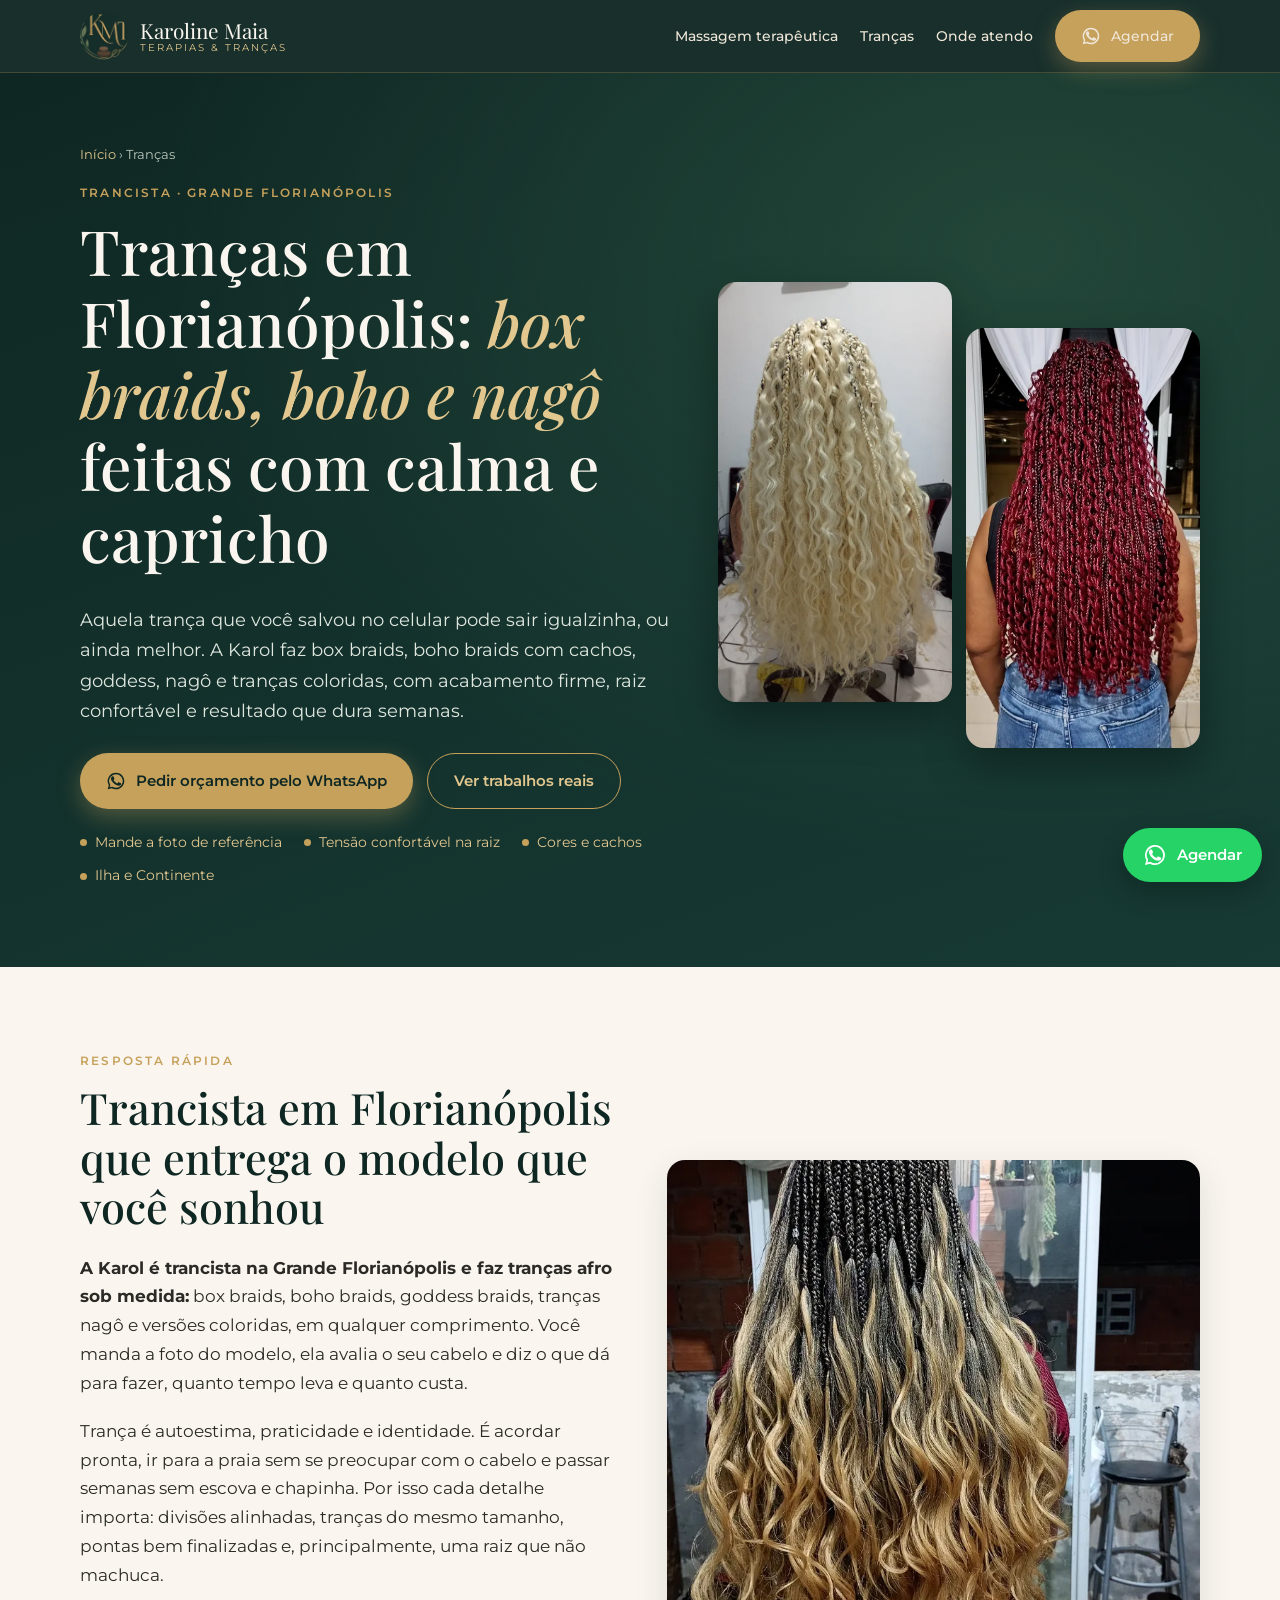
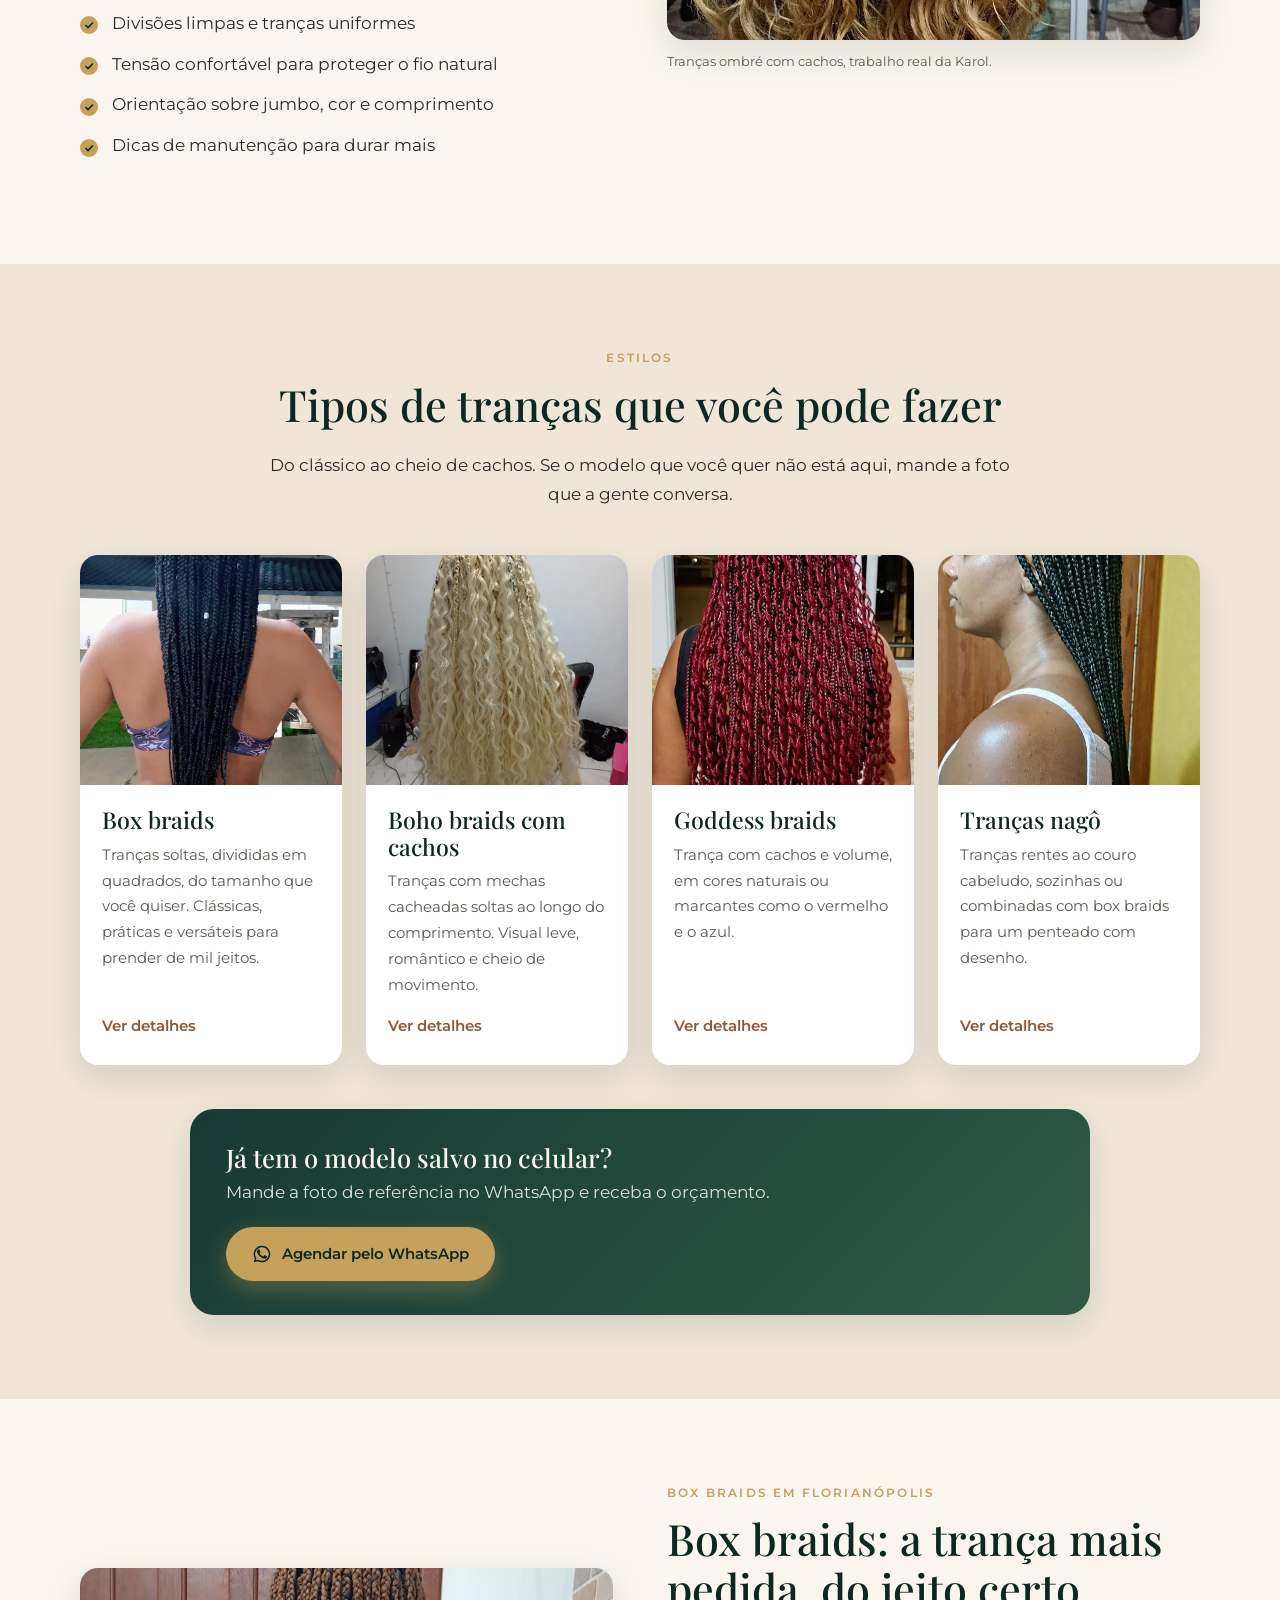
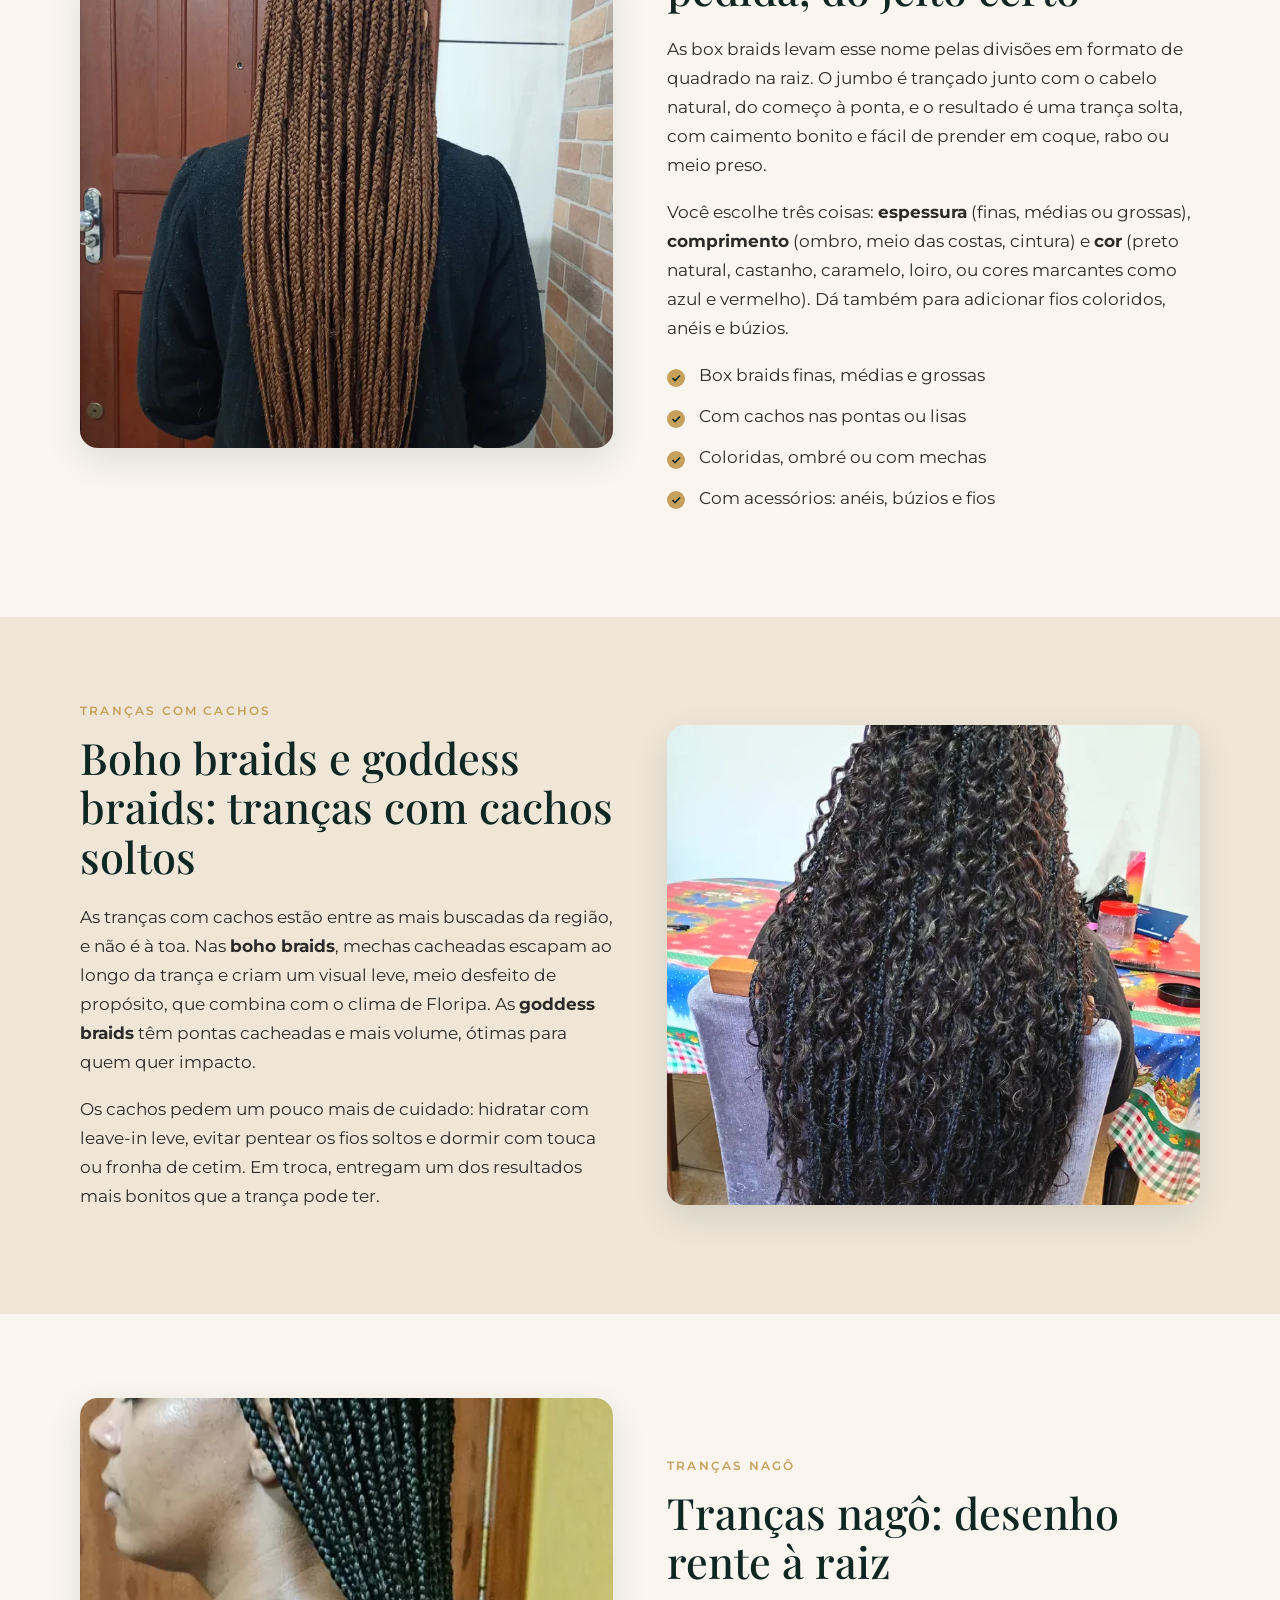
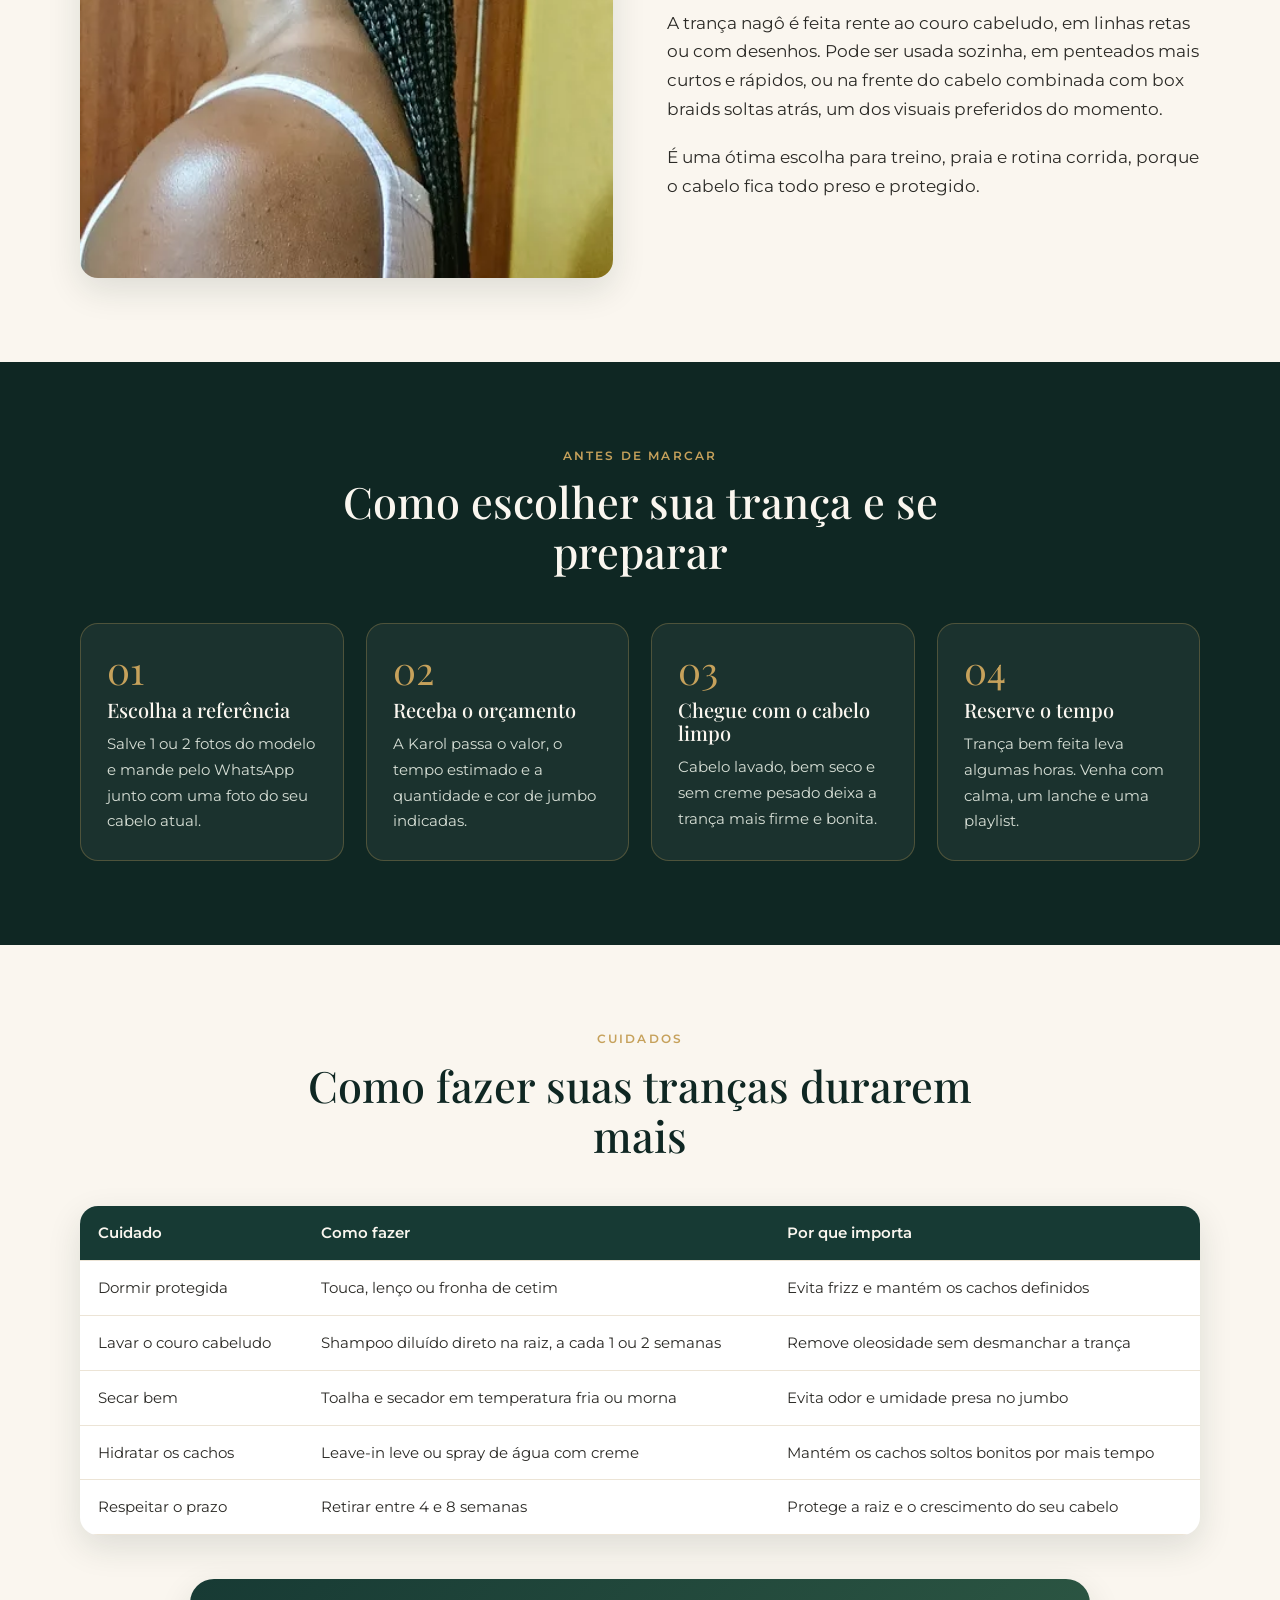
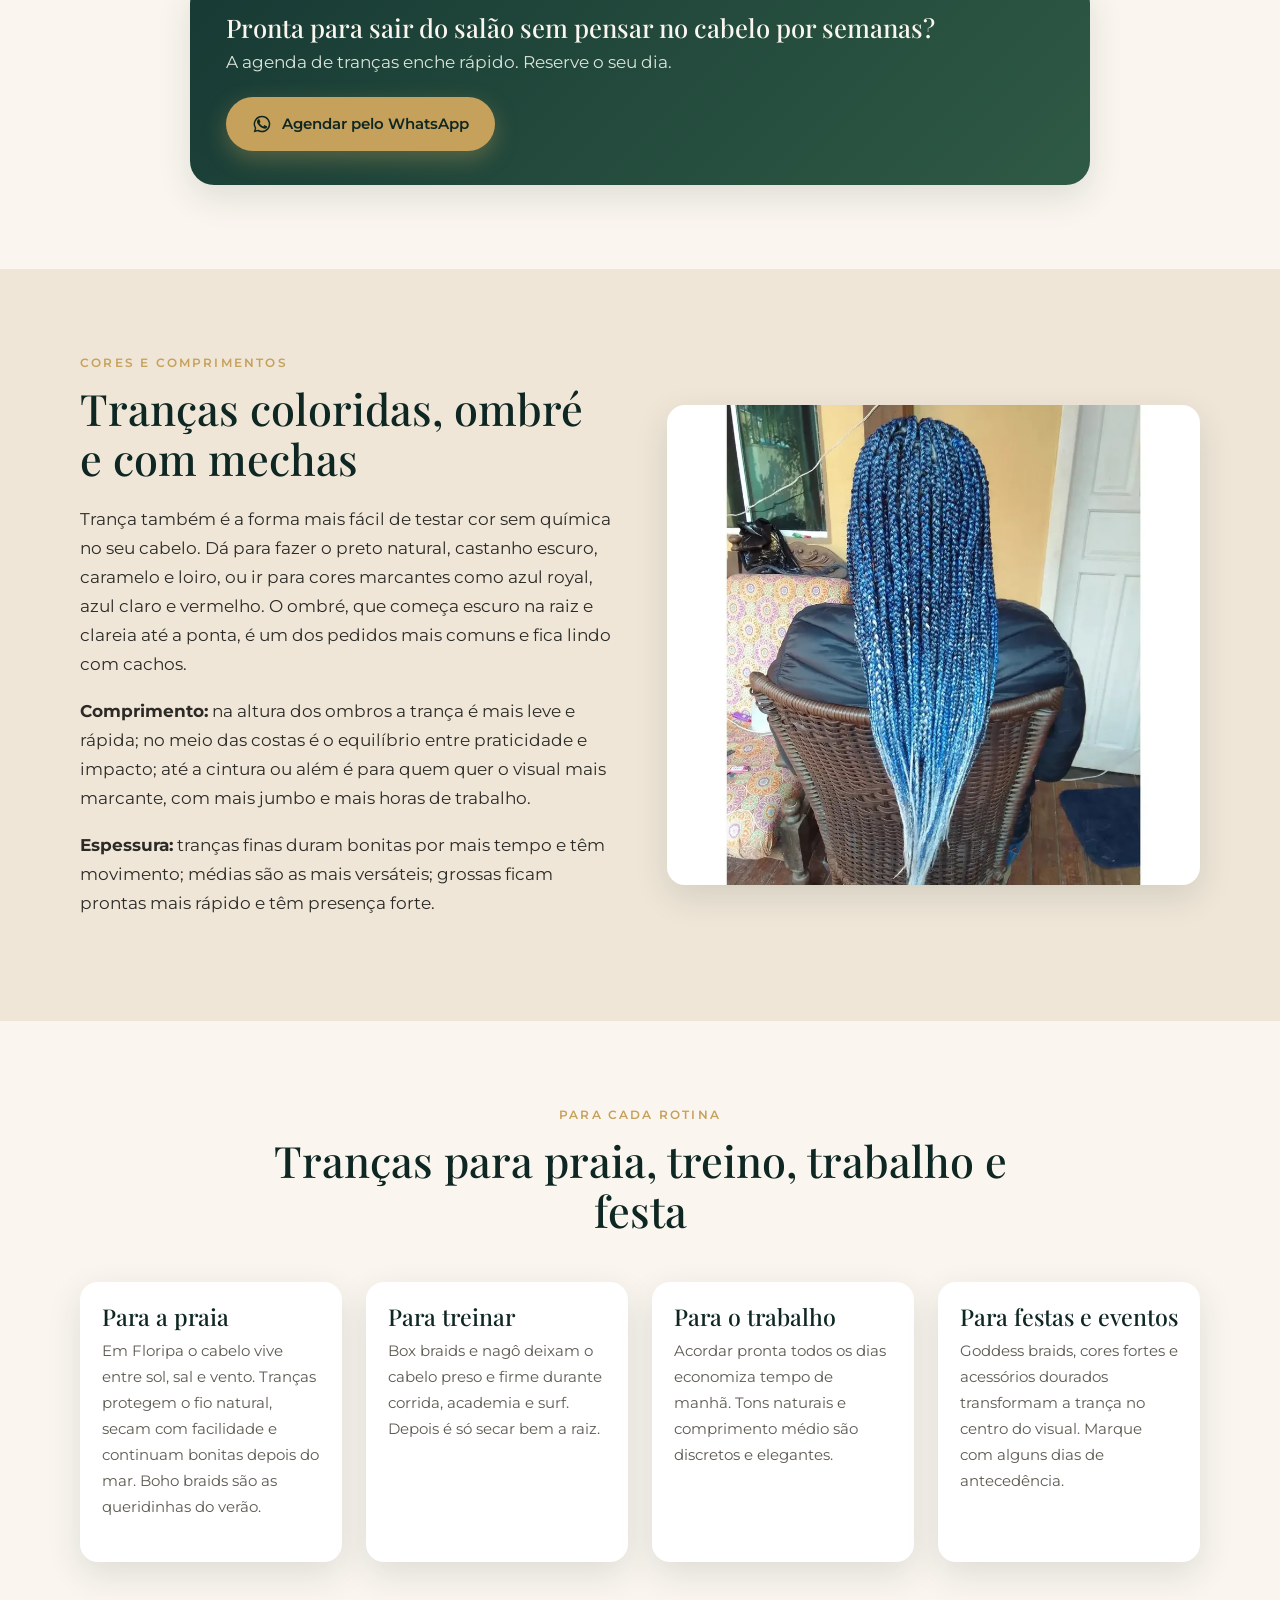
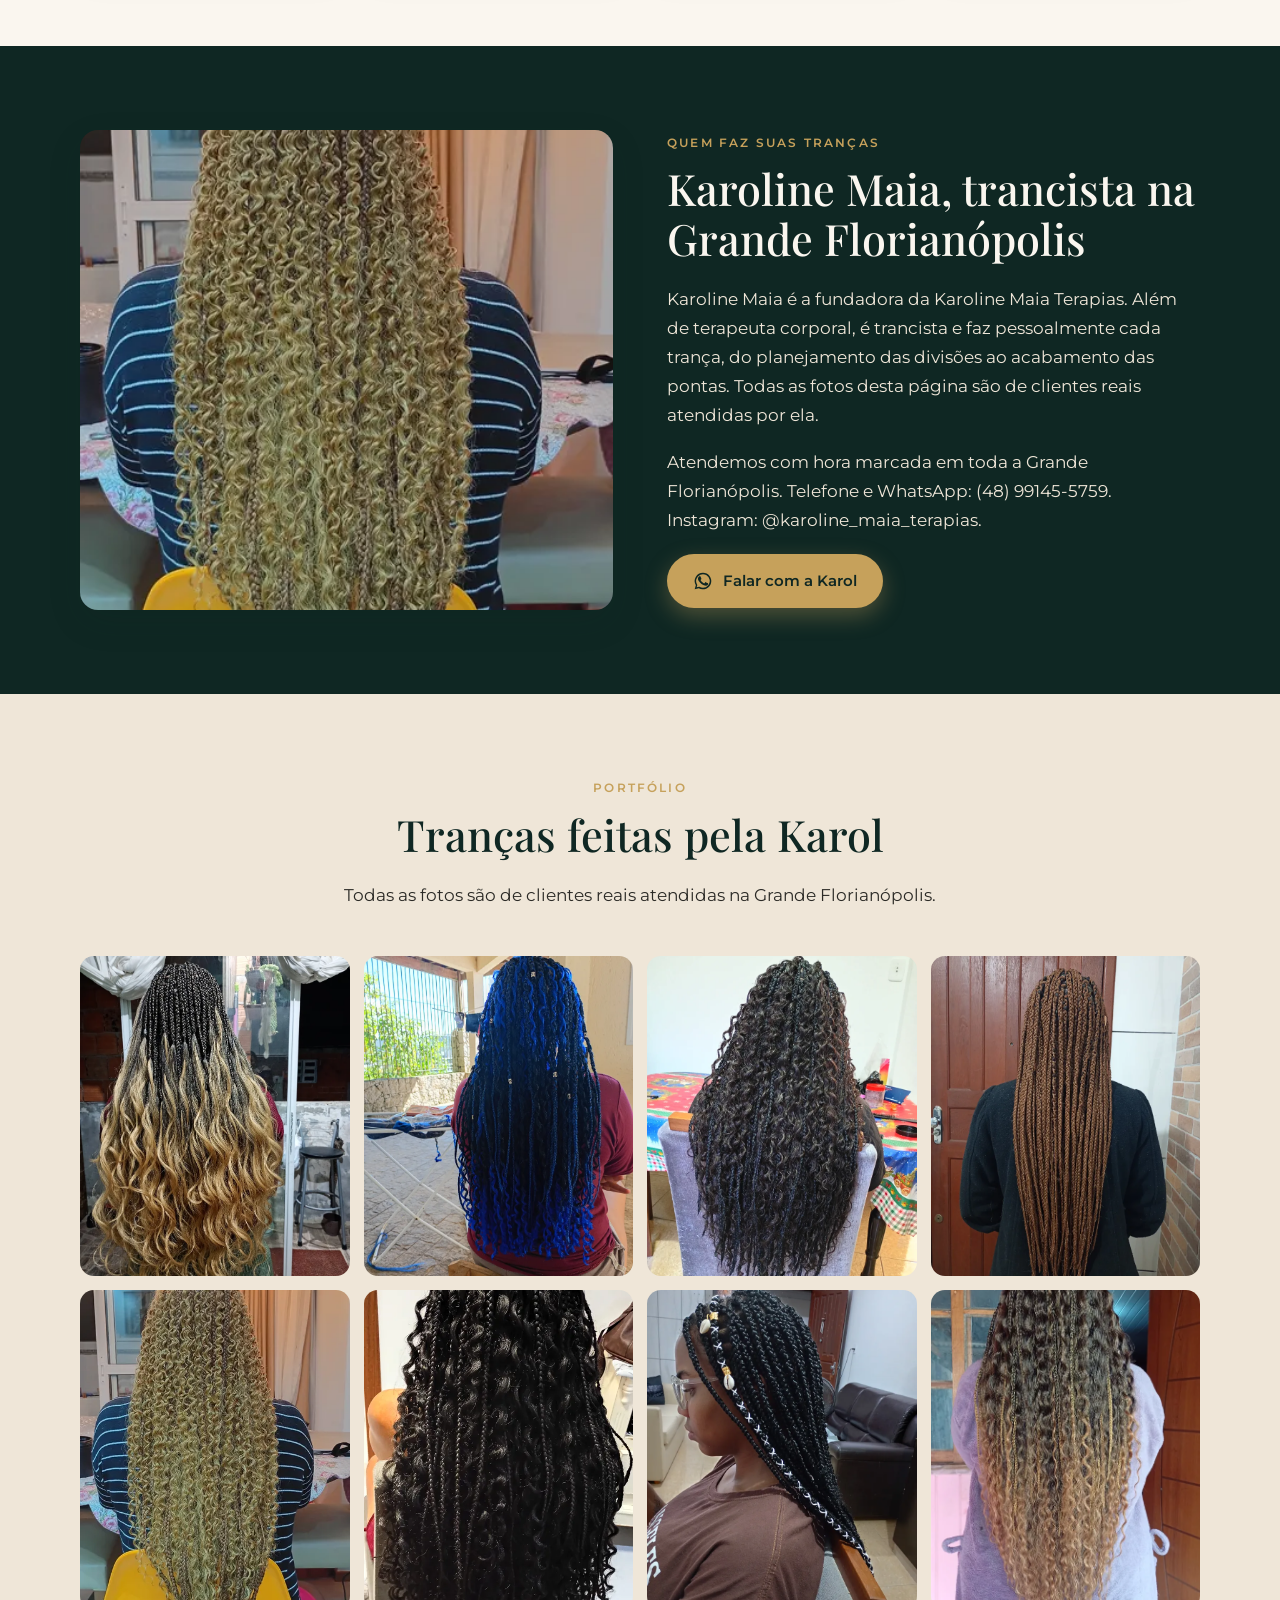
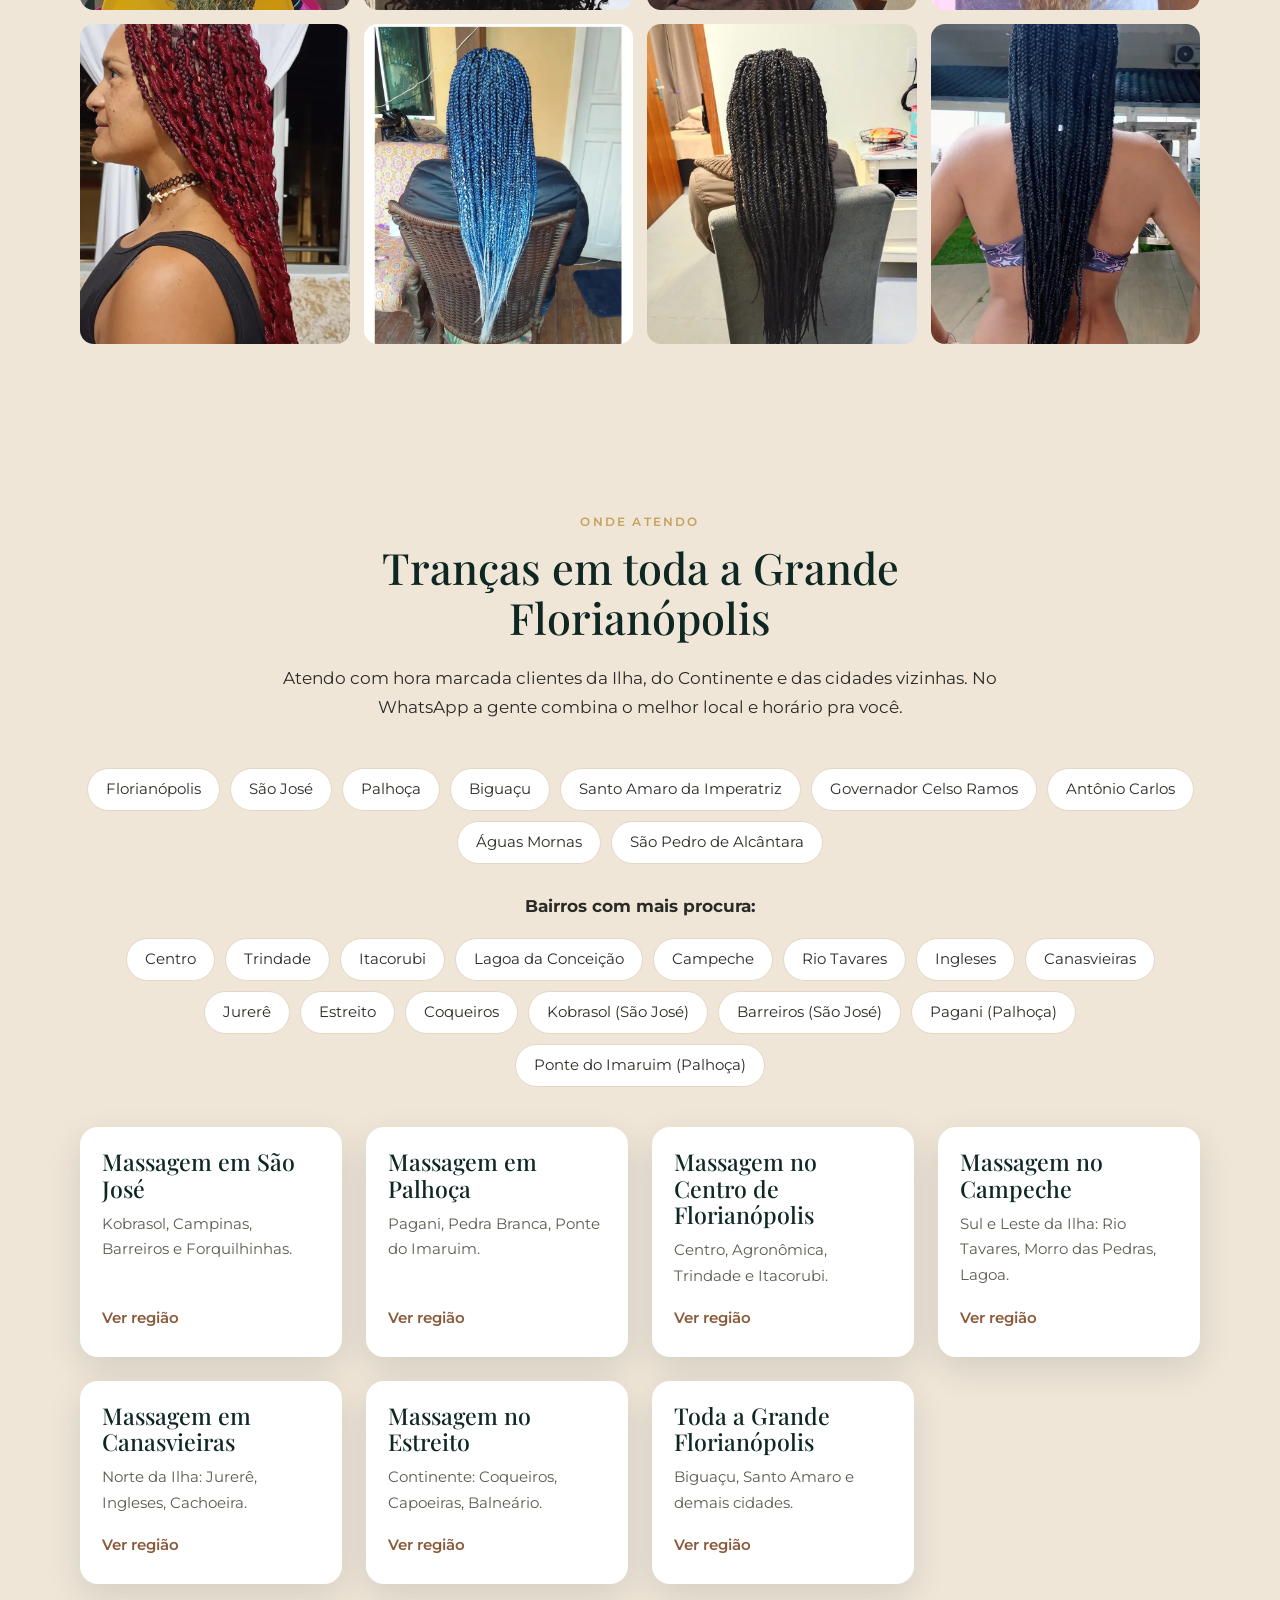
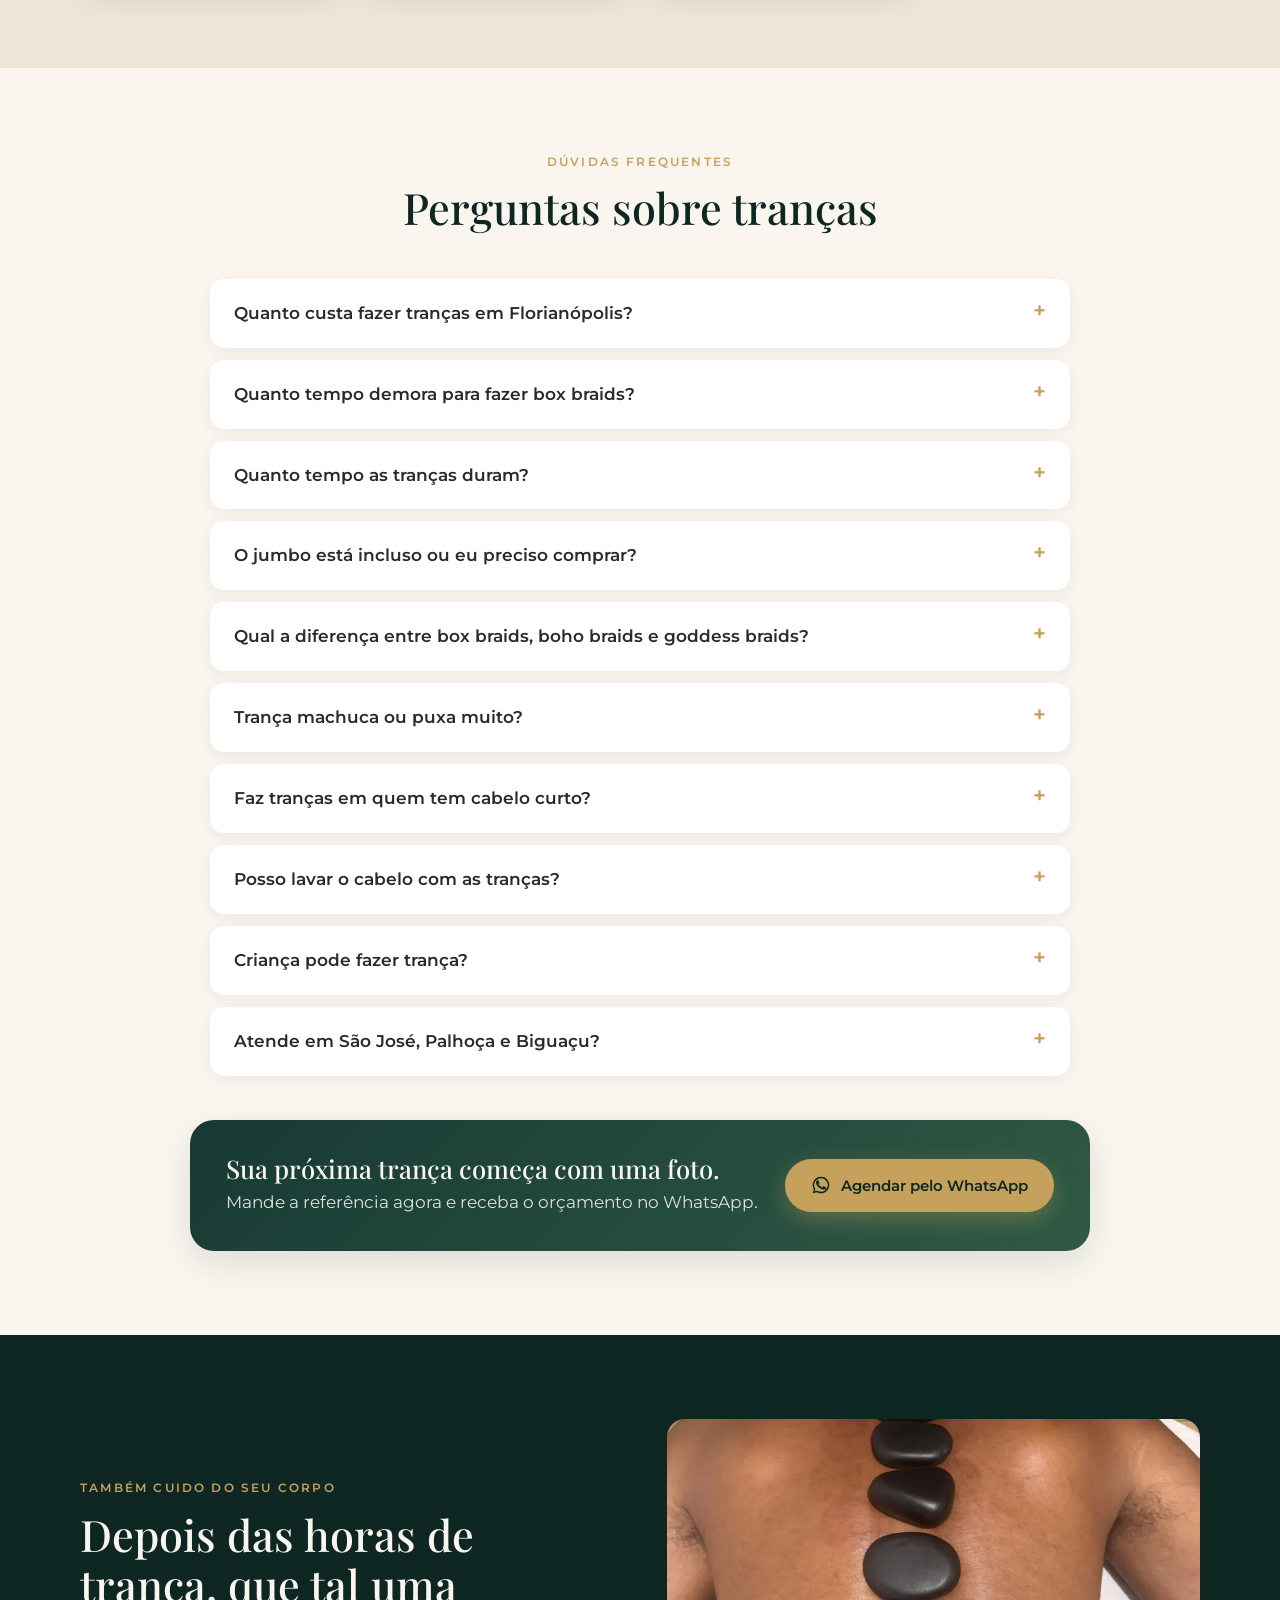
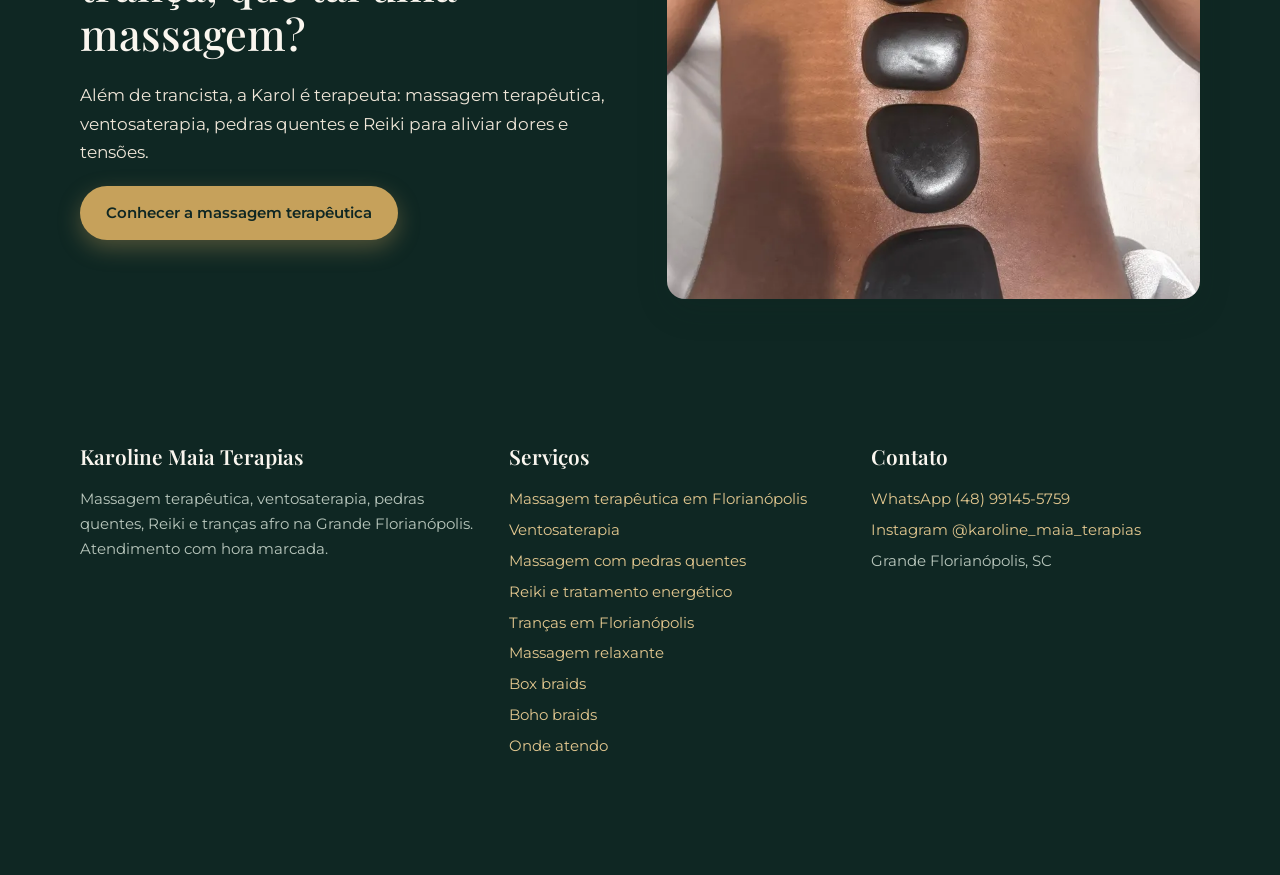
<file: trancas-florianopolis/index.html>
<!doctype html>
<html lang="pt-BR">
<head>
<meta charset="utf-8">
<meta name="viewport" content="width=device-width,initial-scale=1">
<title>Tranças em Florianópolis | Box Braids, Boho e Nagô</title>
<meta name="description" content="Trancista em Florianópolis: box braids, boho braids com cachos, goddess, nagô e tranças coloridas. Veja os trabalhos reais e peça seu orçamento pelo WhatsApp.">
<link rel="canonical" href="https://karolinemaiaterapias.com.br/trancas-florianopolis/">
<meta name="robots" content="noindex,nofollow">
<meta property="og:type" content="website"><meta property="og:locale" content="pt_BR">
<meta property="og:title" content="Tranças em Florianópolis | Box Braids, Boho e Nagô"><meta property="og:description" content="Trancista em Florianópolis: box braids, boho braids com cachos, goddess, nagô e tranças coloridas. Veja os trabalhos reais e peça seu orçamento pelo WhatsApp.">
<meta property="og:url" content="https://karolinemaiaterapias.com.br/trancas-florianopolis/"><meta property="og:image" content="https://karolinemaiaterapias.com.br/img/karol-massagem-terapeutica-raspagem.webp">
<meta name="theme-color" content="#0f2723">
<link rel="icon" type="image/png" href="../img/favicon.png">
<link rel="preconnect" href="https://fonts.googleapis.com"><link rel="preconnect" href="https://fonts.gstatic.com" crossorigin>
<link href="https://fonts.googleapis.com/css2?family=Playfair+Display:ital,wght@0,500;0,600;1,500&family=Montserrat:wght@400;500;600&display=swap" rel="stylesheet">
<link rel="stylesheet" href="../style.css">

<script type="application/ld+json">{"@context": "https://schema.org", "@graph": [{"@type": "HealthAndBeautyBusiness", "@id": "https://karolinemaiaterapias.com.br/#negocio", "name": "Karoline Maia Terapias", "url": "https://karolinemaiaterapias.com.br/", "telephone": "+55 48 99145-5759", "image": "https://karolinemaiaterapias.com.br/img/karol-massagem-terapeutica-raspagem.webp", "logo": "https://karolinemaiaterapias.com.br/img/logo-kmt.webp", "sameAs": ["https://www.instagram.com/karoline_maia_terapias/"], "areaServed": [{"@type": "City", "name": "Florianópolis, SC"}, {"@type": "City", "name": "São José, SC"}, {"@type": "City", "name": "Palhoça, SC"}, {"@type": "City", "name": "Biguaçu, SC"}, {"@type": "City", "name": "Santo Amaro da Imperatriz, SC"}, {"@type": "City", "name": "Governador Celso Ramos, SC"}, {"@type": "City", "name": "Antônio Carlos, SC"}, {"@type": "City", "name": "Águas Mornas, SC"}, {"@type": "City", "name": "São Pedro de Alcântara, SC"}], "founder": {"@type": "Person", "name": "Karoline Maia"}, "knowsAbout": ["Massagem terapêutica", "Massagem relaxante", "Ventosaterapia", "Massagem com pedras quentes", "Reiki", "Box braids", "Tranças boho", "Tranças nagô"]}, {"@type": "Service", "name": "Tranças em Florianópolis", "serviceType": "Trancista", "provider": {"@id": "https://karolinemaiaterapias.com.br/#negocio"}, "areaServed": "Grande Florianópolis, SC", "hasOfferCatalog": {"@type": "OfferCatalog", "name": "Tranças", "itemListElement": [{"@type": "Offer", "itemOffered": {"@type": "Service", "name": "Box braids"}}, {"@type": "Offer", "itemOffered": {"@type": "Service", "name": "Boho braids"}}, {"@type": "Offer", "itemOffered": {"@type": "Service", "name": "Goddess braids"}}, {"@type": "Offer", "itemOffered": {"@type": "Service", "name": "Tranças nagô"}}, {"@type": "Offer", "itemOffered": {"@type": "Service", "name": "Tranças coloridas"}}]}}, {"@type": "FAQPage", "mainEntity": [{"@type": "Question", "name": "Quanto custa fazer tranças em Florianópolis?", "acceptedAnswer": {"@type": "Answer", "text": "O valor muda conforme o estilo (box braids, boho, goddess, nagô), a espessura, o comprimento e a quantidade de jumbo ou cabelo cacheado usada. O jeito mais rápido de saber é mandar uma foto do modelo que você quer no WhatsApp: a Karol responde com o valor e o tempo estimado."}}, {"@type": "Question", "name": "Quanto tempo demora para fazer box braids?", "acceptedAnswer": {"@type": "Answer", "text": "Depende do tamanho e do comprimento. Tranças mais grossas e na altura dos ombros são mais rápidas; box braids finas e longas, até a cintura, levam bem mais tempo. Na conversa pelo WhatsApp você já recebe a estimativa para o seu modelo e pode se programar."}}, {"@type": "Question", "name": "Quanto tempo as tranças duram?", "acceptedAnswer": {"@type": "Answer", "text": "Com cuidado, box braids e boho braids costumam ficar bonitas de 4 a 8 semanas. Não é recomendado passar muito disso, para não sobrecarregar a raiz e o fio natural."}}, {"@type": "Question", "name": "O jumbo está incluso ou eu preciso comprar?", "acceptedAnswer": {"@type": "Answer", "text": "Isso é combinado no orçamento. A Karol te orienta sobre a quantidade, a cor e o tipo de jumbo ou cabelo cacheado para o modelo escolhido."}}, {"@type": "Question", "name": "Qual a diferença entre box braids, boho braids e goddess braids?", "acceptedAnswer": {"@type": "Answer", "text": "Box braids são tranças soltas, divididas em quadradinhos, com o fio liso do começo ao fim. Nas boho braids, mechas cacheadas saem ao longo da trança, deixando um visual mais solto e natural. Goddess braids também misturam trança e cachos, com as pontas cacheadas e um acabamento mais volumoso."}}, {"@type": "Question", "name": "Trança machuca ou puxa muito?", "acceptedAnswer": {"@type": "Answer", "text": "Uma trança bem feita não pode doer por dias nem repuxar a pele. A Karol trabalha com tensão confortável justamente para proteger a raiz do seu cabelo. Se sentir incômodo durante o processo, é só falar."}}, {"@type": "Question", "name": "Faz tranças em quem tem cabelo curto?", "acceptedAnswer": {"@type": "Answer", "text": "Na maioria dos casos, sim. Com alguns centímetros de cabelo já é possível prender o jumbo. Mande uma foto do seu cabelo atual junto com a referência que ela te diz o que dá para fazer."}}, {"@type": "Question", "name": "Posso lavar o cabelo com as tranças?", "acceptedAnswer": {"@type": "Answer", "text": "Pode. O ideal é lavar o couro cabeludo a cada uma ou duas semanas com shampoo diluído, massageando a raiz com a ponta dos dedos, e depois secar muito bem com toalha e secador. Assim você mantém a higiene sem desmanchar as tranças."}}, {"@type": "Question", "name": "Criança pode fazer trança?", "acceptedAnswer": {"@type": "Answer", "text": "Pode, com modelos mais leves, tranças mais grossas e tensão ainda mais suave na raiz, para proteger o cabelo em crescimento. Conte a idade no WhatsApp que a Karol indica o modelo mais adequado."}}, {"@type": "Question", "name": "Atende em São José, Palhoça e Biguaçu?", "acceptedAnswer": {"@type": "Answer", "text": "Sim. O atendimento é para toda a Grande Florianópolis, incluindo São José, Palhoça e Biguaçu. Local e horário são combinados pelo WhatsApp."}}]}, {"@type": "BreadcrumbList", "itemListElement": [{"@type": "ListItem", "position": 1, "name": "Início", "item": "https://karolinemaiaterapias.com.br/"}, {"@type": "ListItem", "position": 2, "name": "Tranças em Florianópolis", "item": "https://karolinemaiaterapias.com.br/trancas-florianopolis/"}]}]}</script>
</head>
<body>
<header class="topo"><div class="wrap">
  <a class="marca" href=".././"><img src="../img/logo-kmt-emblema.webp" alt="Logo Karoline Maia Terapias" width="48" height="48" fetchpriority="high"><span>Karoline Maia<small>Terapias &amp; Tranças</small></span></a>
  <nav class="menu" aria-label="Principal">
    <a href="../massagem-terapeutica-florianopolis/">Massagem terapêutica</a>
    <a href="../trancas-florianopolis/">Tranças</a>
    <a href="../atendimento-grande-florianopolis/">Onde atendo</a>
    <a class="btn btn-ouro" href="https://wa.me/5548991455759?text=Ol%C3%A1%20Karol%21%20Vim%20pelo%20site%20e%20quero%20agendar%20um%20hor%C3%A1rio." target="_blank" rel="noopener" data-evt="whatsapp_click" data-local="header"><svg viewBox="0 0 24 24" fill="currentColor" aria-hidden="true"><path d="M17.5 14.4c-.3-.1-1.8-.9-2-1-.3-.1-.5-.1-.7.1-.2.3-.8 1-.9 1.2-.2.2-.3.2-.6.1-.3-.1-1.3-.5-2.4-1.5-.9-.8-1.5-1.8-1.7-2.1-.2-.3 0-.5.1-.6l.4-.5c.2-.2.2-.3.3-.5.1-.2 0-.4 0-.5l-.9-2.2c-.2-.6-.5-.5-.7-.5h-.6c-.2 0-.5.1-.8.4-.3.3-1 1-1 2.5s1.1 2.9 1.2 3.1c.1.2 2.1 3.2 5.1 4.5.7.3 1.3.5 1.7.6.7.2 1.4.2 1.9.1.6-.1 1.8-.7 2-1.4.2-.7.2-1.3.2-1.4-.1-.1-.3-.2-.6-.3zM12 2a10 10 0 0 0-8.6 15.1L2 22l5-1.3A10 10 0 1 0 12 2zm0 18.2c-1.5 0-3-.4-4.3-1.2l-.3-.2-3 .8.8-2.9-.2-.3A8.2 8.2 0 1 1 12 20.2z"/></svg>Agendar</a>
  </nav>
</div></header>
<main>

<section class="hero"><div class="wrap">
  <div>
    <nav class="migalhas" aria-label="Você está em"><a href="../">Início</a> › Tranças</nav>
    <span class="kicker">Trancista · Grande Florianópolis</span>
    <h1>Tranças em Florianópolis: <em>box braids, boho e nagô</em> feitas com calma e capricho</h1>
    <p class="lead">Aquela trança que você salvou no celular pode sair igualzinha, ou ainda melhor. A Karol faz box braids, boho braids com cachos, goddess, nagô e tranças coloridas, com acabamento firme, raiz confortável e resultado que dura semanas.</p>
    <div class="acoes"><a class="btn btn-ouro" href="https://wa.me/5548991455759?text=Ol%C3%A1%20Karol%21%20Vim%20pelo%20site%20e%20quero%20fazer%20tran%C3%A7as.%20Posso%20te%20mandar%20uma%20foto%20de%20refer%C3%AAncia%3F" target="_blank" rel="noopener" data-evt="whatsapp_click" data-local="hero"><svg viewBox="0 0 24 24" fill="currentColor" aria-hidden="true"><path d="M17.5 14.4c-.3-.1-1.8-.9-2-1-.3-.1-.5-.1-.7.1-.2.3-.8 1-.9 1.2-.2.2-.3.2-.6.1-.3-.1-1.3-.5-2.4-1.5-.9-.8-1.5-1.8-1.7-2.1-.2-.3 0-.5.1-.6l.4-.5c.2-.2.2-.3.3-.5.1-.2 0-.4 0-.5l-.9-2.2c-.2-.6-.5-.5-.7-.5h-.6c-.2 0-.5.1-.8.4-.3.3-1 1-1 2.5s1.1 2.9 1.2 3.1c.1.2 2.1 3.2 5.1 4.5.7.3 1.3.5 1.7.6.7.2 1.4.2 1.9.1.6-.1 1.8-.7 2-1.4.2-.7.2-1.3.2-1.4-.1-.1-.3-.2-.6-.3zM12 2a10 10 0 0 0-8.6 15.1L2 22l5-1.3A10 10 0 1 0 12 2zm0 18.2c-1.5 0-3-.4-4.3-1.2l-.3-.2-3 .8.8-2.9-.2-.3A8.2 8.2 0 1 1 12 20.2z"/></svg>Pedir orçamento pelo WhatsApp</a><a class="btn btn-linha" href="#galeria" data-evt="cta_click" data-local="hero-galeria">Ver trabalhos reais</a></div>
    <ul class="selos"><li>Mande a foto de referência</li><li>Tensão confortável na raiz</li><li>Cores e cachos</li><li>Ilha e Continente</li></ul>
  </div>
  <div class="hero-fotos">
    <img src="../img/trancas-boho-loiras.webp" alt="Boho braids loiras com cachos feitas pela trancista Karoline Maia em Florianópolis" width="753" height="1000" fetchpriority="high">
    <img src="../img/goddess-braids-vermelha.webp" alt="Goddess braids vermelhas com cachos nas pontas" width="451" height="1000" fetchpriority="high">
  </div>
</div></section>

<section><div class="wrap duas">
  <div>
    <span class="kicker">Resposta rápida</span>
    <h2>Trancista em Florianópolis que entrega o modelo que você sonhou</h2>
    <p><strong>A Karol é trancista na Grande Florianópolis e faz tranças afro sob medida:</strong> box braids, boho braids, goddess braids, tranças nagô e versões coloridas, em qualquer comprimento. Você manda a foto do modelo, ela avalia o seu cabelo e diz o que dá para fazer, quanto tempo leva e quanto custa.</p>
    <p>Trança é autoestima, praticidade e identidade. É acordar pronta, ir para a praia sem se preocupar com o cabelo e passar semanas sem escova e chapinha. Por isso cada detalhe importa: divisões alinhadas, tranças do mesmo tamanho, pontas bem finalizadas e, principalmente, uma raiz que não machuca.</p>
    <ul class="check">
      <li>Divisões limpas e tranças uniformes</li>
      <li>Tensão confortável para proteger o fio natural</li>
      <li>Orientação sobre jumbo, cor e comprimento</li>
      <li>Dicas de manutenção para durar mais</li>
    </ul>
  </div>
  <figure><img src="../img/trancas-ombre-cachos.webp" alt="Tranças ombré com cachos em cliente de Florianópolis" width="753" height="1000" loading="lazy" decoding="async"><figcaption>Tranças ombré com cachos, trabalho real da Karol.</figcaption></figure>
</div></section>

<section class="sec-areia"><div class="wrap">
  <div class="centro"><span class="kicker">Estilos</span><h2>Tipos de tranças que você pode fazer</h2>
  <p>Do clássico ao cheio de cachos. Se o modelo que você quer não está aqui, mande a foto que a gente conversa.</p></div>
  <div class="cards"><a class="card" href="../box-braids-florianopolis/"><img src="../img/box-braids-longas.webp" alt="Box braids longas pretas até a cintura" width="451" height="1000" loading="lazy" decoding="async"><div class="corpo"><h3>Box braids</h3><p>Tranças soltas, divididas em quadrados, do tamanho que você quiser. Clássicas, práticas e versáteis para prender de mil jeitos.</p><span class="mais">Ver detalhes</span></div></a><a class="card" href="../boho-braids-florianopolis/"><img src="../img/trancas-boho-loiras.webp" alt="Boho braids loiras com cachos soltos" width="753" height="1000" loading="lazy" decoding="async"><div class="corpo"><h3>Boho braids com cachos</h3><p>Tranças com mechas cacheadas soltas ao longo do comprimento. Visual leve, romântico e cheio de movimento.</p><span class="mais">Ver detalhes</span></div></a><a class="card" href="../boho-braids-florianopolis/"><img src="../img/goddess-braids-vermelha.webp" alt="Goddess braids vermelhas com pontas cacheadas" width="451" height="1000" loading="lazy" decoding="async"><div class="corpo"><h3>Goddess braids</h3><p>Trança com cachos e volume, em cores naturais ou marcantes como o vermelho e o azul.</p><span class="mais">Ver detalhes</span></div></a><a class="card" href="#nago"><img src="../img/box-braids-nago-perfil.webp" alt="Tranças com divisões aparentes rente à raiz vistas de perfil" width="451" height="1000" loading="lazy" decoding="async"><div class="corpo"><h3>Tranças nagô</h3><p>Tranças rentes ao couro cabeludo, sozinhas ou combinadas com box braids para um penteado com desenho.</p><span class="mais">Ver detalhes</span></div></a></div>
  <div class="cta-inline"><div><h3>Já tem o modelo salvo no celular?</h3><p>Mande a foto de referência no WhatsApp e receba o orçamento.</p></div><a class="btn btn-ouro" href="https://wa.me/5548991455759?text=Ol%C3%A1%20Karol%21%20Vim%20pelo%20site%20e%20quero%20fazer%20tran%C3%A7as.%20Posso%20te%20mandar%20uma%20foto%20de%20refer%C3%AAncia%3F" target="_blank" rel="noopener" data-evt="whatsapp_click" data-local="inline-1"><svg viewBox="0 0 24 24" fill="currentColor" aria-hidden="true"><path d="M17.5 14.4c-.3-.1-1.8-.9-2-1-.3-.1-.5-.1-.7.1-.2.3-.8 1-.9 1.2-.2.2-.3.2-.6.1-.3-.1-1.3-.5-2.4-1.5-.9-.8-1.5-1.8-1.7-2.1-.2-.3 0-.5.1-.6l.4-.5c.2-.2.2-.3.3-.5.1-.2 0-.4 0-.5l-.9-2.2c-.2-.6-.5-.5-.7-.5h-.6c-.2 0-.5.1-.8.4-.3.3-1 1-1 2.5s1.1 2.9 1.2 3.1c.1.2 2.1 3.2 5.1 4.5.7.3 1.3.5 1.7.6.7.2 1.4.2 1.9.1.6-.1 1.8-.7 2-1.4.2-.7.2-1.3.2-1.4-.1-.1-.3-.2-.6-.3zM12 2a10 10 0 0 0-8.6 15.1L2 22l5-1.3A10 10 0 1 0 12 2zm0 18.2c-1.5 0-3-.4-4.3-1.2l-.3-.2-3 .8.8-2.9-.2-.3A8.2 8.2 0 1 1 12 20.2z"/></svg>Agendar pelo WhatsApp</a></div>
</div></section>

<section id="box-braids"><div class="wrap duas inv">
  <div>
    <span class="kicker">Box braids em Florianópolis</span>
    <h2>Box braids: a trança mais pedida, do jeito certo</h2>
    <p>As box braids levam esse nome pelas divisões em formato de quadrado na raiz. O jumbo é trançado junto com o cabelo natural, do começo à ponta, e o resultado é uma trança solta, com caimento bonito e fácil de prender em coque, rabo ou meio preso.</p>
    <p>Você escolhe três coisas: <strong>espessura</strong> (finas, médias ou grossas), <strong>comprimento</strong> (ombro, meio das costas, cintura) e <strong>cor</strong> (preto natural, castanho, caramelo, loiro, ou cores marcantes como azul e vermelho). Dá também para adicionar fios coloridos, anéis e búzios.</p>
    <ul class="check"><li>Box braids finas, médias e grossas</li><li>Com cachos nas pontas ou lisas</li><li>Coloridas, ombré ou com mechas</li><li>Com acessórios: anéis, búzios e fios</li></ul>
  </div>
  <figure><img src="../img/box-braids-caramelo.webp" alt="Box braids caramelo longas feitas em Florianópolis" width="753" height="1000" loading="lazy" decoding="async"></figure>
</div></section>

<section id="boho" class="sec-areia"><div class="wrap duas">
  <div>
    <span class="kicker">Tranças com cachos</span>
    <h2>Boho braids e goddess braids: tranças com cachos soltos</h2>
    <p>As tranças com cachos estão entre as mais buscadas da região, e não é à toa. Nas <strong>boho braids</strong>, mechas cacheadas escapam ao longo da trança e criam um visual leve, meio desfeito de propósito, que combina com o clima de Floripa. As <strong>goddess braids</strong> têm pontas cacheadas e mais volume, ótimas para quem quer impacto.</p>
    <p>Os cachos pedem um pouco mais de cuidado: hidratar com leave-in leve, evitar pentear os fios soltos e dormir com touca ou fronha de cetim. Em troca, entregam um dos resultados mais bonitos que a trança pode ter.</p>
  </div>
  <figure id="goddess"><img src="../img/boho-braids-castanho.webp" alt="Boho braids castanho escuro com cachos soltos" width="753" height="1000" loading="lazy" decoding="async"></figure>
</div></section>

<section id="nago"><div class="wrap duas inv">
  <div>
    <span class="kicker">Tranças nagô</span>
    <h2>Tranças nagô: desenho rente à raiz</h2>
    <p>A trança nagô é feita rente ao couro cabeludo, em linhas retas ou com desenhos. Pode ser usada sozinha, em penteados mais curtos e rápidos, ou na frente do cabelo combinada com box braids soltas atrás, um dos visuais preferidos do momento.</p>
    <p>É uma ótima escolha para treino, praia e rotina corrida, porque o cabelo fica todo preso e protegido.</p>
  </div>
  <figure><img src="../img/box-braids-nago-perfil.webp" alt="Tranças vistas de perfil mostrando o acabamento na raiz" width="451" height="1000" loading="lazy" decoding="async"></figure>
</div></section>

<section class="sec-verde"><div class="wrap">
  <div class="centro"><span class="kicker">Antes de marcar</span><h2>Como escolher sua trança e se preparar</h2></div>
  <div class="passos">
    <div class="passo"><h3>Escolha a referência</h3><p>Salve 1 ou 2 fotos do modelo e mande pelo WhatsApp junto com uma foto do seu cabelo atual.</p></div>
    <div class="passo"><h3>Receba o orçamento</h3><p>A Karol passa o valor, o tempo estimado e a quantidade e cor de jumbo indicadas.</p></div>
    <div class="passo"><h3>Chegue com o cabelo limpo</h3><p>Cabelo lavado, bem seco e sem creme pesado deixa a trança mais firme e bonita.</p></div>
    <div class="passo"><h3>Reserve o tempo</h3><p>Trança bem feita leva algumas horas. Venha com calma, um lanche e uma playlist.</p></div>
  </div>
</div></section>

<section><div class="wrap">
  <div class="centro"><span class="kicker">Cuidados</span><h2>Como fazer suas tranças durarem mais</h2></div>
  <div class="table-scroll"><table>
    <thead><tr><th>Cuidado</th><th>Como fazer</th><th>Por que importa</th></tr></thead>
    <tbody>
      <tr><td>Dormir protegida</td><td>Touca, lenço ou fronha de cetim</td><td>Evita frizz e mantém os cachos definidos</td></tr>
      <tr><td>Lavar o couro cabeludo</td><td>Shampoo diluído direto na raiz, a cada 1 ou 2 semanas</td><td>Remove oleosidade sem desmanchar a trança</td></tr>
      <tr><td>Secar bem</td><td>Toalha e secador em temperatura fria ou morna</td><td>Evita odor e umidade presa no jumbo</td></tr>
      <tr><td>Hidratar os cachos</td><td>Leave-in leve ou spray de água com creme</td><td>Mantém os cachos soltos bonitos por mais tempo</td></tr>
      <tr><td>Respeitar o prazo</td><td>Retirar entre 4 e 8 semanas</td><td>Protege a raiz e o crescimento do seu cabelo</td></tr>
    </tbody>
  </table></div>
  <div class="cta-inline"><div><h3>Pronta para sair do salão sem pensar no cabelo por semanas?</h3><p>A agenda de tranças enche rápido. Reserve o seu dia.</p></div><a class="btn btn-ouro" href="https://wa.me/5548991455759?text=Ol%C3%A1%20Karol%21%20Vim%20pelo%20site%20e%20quero%20fazer%20tran%C3%A7as.%20Posso%20te%20mandar%20uma%20foto%20de%20refer%C3%AAncia%3F" target="_blank" rel="noopener" data-evt="whatsapp_click" data-local="inline-2"><svg viewBox="0 0 24 24" fill="currentColor" aria-hidden="true"><path d="M17.5 14.4c-.3-.1-1.8-.9-2-1-.3-.1-.5-.1-.7.1-.2.3-.8 1-.9 1.2-.2.2-.3.2-.6.1-.3-.1-1.3-.5-2.4-1.5-.9-.8-1.5-1.8-1.7-2.1-.2-.3 0-.5.1-.6l.4-.5c.2-.2.2-.3.3-.5.1-.2 0-.4 0-.5l-.9-2.2c-.2-.6-.5-.5-.7-.5h-.6c-.2 0-.5.1-.8.4-.3.3-1 1-1 2.5s1.1 2.9 1.2 3.1c.1.2 2.1 3.2 5.1 4.5.7.3 1.3.5 1.7.6.7.2 1.4.2 1.9.1.6-.1 1.8-.7 2-1.4.2-.7.2-1.3.2-1.4-.1-.1-.3-.2-.6-.3zM12 2a10 10 0 0 0-8.6 15.1L2 22l5-1.3A10 10 0 1 0 12 2zm0 18.2c-1.5 0-3-.4-4.3-1.2l-.3-.2-3 .8.8-2.9-.2-.3A8.2 8.2 0 1 1 12 20.2z"/></svg>Agendar pelo WhatsApp</a></div>
</div></section>

<section class="sec-areia"><div class="wrap duas">
  <div>
    <span class="kicker">Cores e comprimentos</span>
    <h2>Tranças coloridas, ombré e com mechas</h2>
    <p>Trança também é a forma mais fácil de testar cor sem química no seu cabelo. Dá para fazer o preto natural, castanho escuro, caramelo e loiro, ou ir para cores marcantes como azul royal, azul claro e vermelho. O ombré, que começa escuro na raiz e clareia até a ponta, é um dos pedidos mais comuns e fica lindo com cachos.</p>
    <p><strong>Comprimento:</strong> na altura dos ombros a trança é mais leve e rápida; no meio das costas é o equilíbrio entre praticidade e impacto; até a cintura ou além é para quem quer o visual mais marcante, com mais jumbo e mais horas de trabalho.</p>
    <p><strong>Espessura:</strong> tranças finas duram bonitas por mais tempo e têm movimento; médias são as mais versáteis; grossas ficam prontas mais rápido e têm presença forte.</p>
  </div>
  <figure><img src="../img/box-braids-azul-claro.webp" alt="Box braids azul claro longas em cliente de Florianópolis" width="994" height="1000" loading="lazy" decoding="async"></figure>
</div></section>

<section><div class="wrap">
  <div class="centro"><span class="kicker">Para cada rotina</span><h2>Tranças para praia, treino, trabalho e festa</h2></div>
  <div class="cards">
    <div class="card"><div class="corpo"><h3>Para a praia</h3><p>Em Floripa o cabelo vive entre sol, sal e vento. Tranças protegem o fio natural, secam com facilidade e continuam bonitas depois do mar. Boho braids são as queridinhas do verão.</p></div></div>
    <div class="card"><div class="corpo"><h3>Para treinar</h3><p>Box braids e nagô deixam o cabelo preso e firme durante corrida, academia e surf. Depois é só secar bem a raiz.</p></div></div>
    <div class="card"><div class="corpo"><h3>Para o trabalho</h3><p>Acordar pronta todos os dias economiza tempo de manhã. Tons naturais e comprimento médio são discretos e elegantes.</p></div></div>
    <div class="card"><div class="corpo"><h3>Para festas e eventos</h3><p>Goddess braids, cores fortes e acessórios dourados transformam a trança no centro do visual. Marque com alguns dias de antecedência.</p></div></div>
  </div>
</div></section>

<section class="sec-verde"><div class="wrap duas">
  <figure><img src="../img/trancas-cacheadas-douradas.webp" alt="Tranças cacheadas douradas feitas pela trancista Karoline Maia" width="451" height="1000" loading="lazy" decoding="async"></figure>
  <div>
    <span class="kicker">Quem faz suas tranças</span>
    <h2>Karoline Maia, trancista na Grande Florianópolis</h2>
    <p>Karoline Maia é a fundadora da Karoline Maia Terapias. Além de terapeuta corporal, é trancista e faz pessoalmente cada trança, do planejamento das divisões ao acabamento das pontas. Todas as fotos desta página são de clientes reais atendidas por ela.</p>
    <p>Atendemos com hora marcada em toda a Grande Florianópolis. Telefone e WhatsApp: (48) 99145-5759. Instagram: @karoline_maia_terapias.</p>
    <a class="btn btn-ouro" href="https://wa.me/5548991455759?text=Ol%C3%A1%20Karol%21%20Vim%20pelo%20site%20e%20quero%20fazer%20tran%C3%A7as.%20Posso%20te%20mandar%20uma%20foto%20de%20refer%C3%AAncia%3F" target="_blank" rel="noopener" data-evt="whatsapp_click" data-local="sobre"><svg viewBox="0 0 24 24" fill="currentColor" aria-hidden="true"><path d="M17.5 14.4c-.3-.1-1.8-.9-2-1-.3-.1-.5-.1-.7.1-.2.3-.8 1-.9 1.2-.2.2-.3.2-.6.1-.3-.1-1.3-.5-2.4-1.5-.9-.8-1.5-1.8-1.7-2.1-.2-.3 0-.5.1-.6l.4-.5c.2-.2.2-.3.3-.5.1-.2 0-.4 0-.5l-.9-2.2c-.2-.6-.5-.5-.7-.5h-.6c-.2 0-.5.1-.8.4-.3.3-1 1-1 2.5s1.1 2.9 1.2 3.1c.1.2 2.1 3.2 5.1 4.5.7.3 1.3.5 1.7.6.7.2 1.4.2 1.9.1.6-.1 1.8-.7 2-1.4.2-.7.2-1.3.2-1.4-.1-.1-.3-.2-.6-.3zM12 2a10 10 0 0 0-8.6 15.1L2 22l5-1.3A10 10 0 1 0 12 2zm0 18.2c-1.5 0-3-.4-4.3-1.2l-.3-.2-3 .8.8-2.9-.2-.3A8.2 8.2 0 1 1 12 20.2z"/></svg>Falar com a Karol</a>
  </div>
</div></section>

<section id="galeria" class="sec-areia"><div class="wrap">
  <div class="centro"><span class="kicker">Portfólio</span><h2>Tranças feitas pela Karol</h2><p>Todas as fotos são de clientes reais atendidas na Grande Florianópolis.</p></div>
  <div class="galeria"><figure><img src="../img/trancas-ombre-cachos.webp" alt="Tranças ombré com cachos dourados feitas em Florianópolis pela Karoline Maia" width="753" height="1000" loading="lazy" decoding="async"></figure><figure><img src="../img/box-braids-azul.webp" alt="Box braids pretas com azul royal e cachos nas pontas pela Karoline Maia" width="753" height="1000" loading="lazy" decoding="async"></figure><figure><img src="../img/boho-braids-castanho.webp" alt="Boho braids castanho escuro com cachos definidos pela Karoline Maia" width="753" height="1000" loading="lazy" decoding="async"></figure><figure><img src="../img/box-braids-caramelo.webp" alt="Box braids cor caramelo longas pela Karoline Maia" width="753" height="1000" loading="lazy" decoding="async"></figure><figure><img src="../img/trancas-cacheadas-douradas.webp" alt="Tranças cacheadas douradas com volume pela Karoline Maia" width="451" height="1000" loading="lazy" decoding="async"></figure><figure><img src="../img/boho-braids-pretas.webp" alt="Boho braids pretas com cachos até a cintura pela Karoline Maia" width="511" height="1000" loading="lazy" decoding="async"></figure><figure><img src="../img/box-braids-acessorios.webp" alt="Box braids pretas com fios brancos e acessórios de búzio pela Karoline Maia" width="753" height="1000" loading="lazy" decoding="async"></figure><figure><img src="../img/trancas-ombre-mel.webp" alt="Tranças com cachos em ombré mel pela Karoline Maia" width="563" height="1000" loading="lazy" decoding="async"></figure><figure><img src="../img/goddess-braids-vermelha-perfil.webp" alt="Goddess braids vermelhas vistas de perfil pela Karoline Maia" width="451" height="1000" loading="lazy" decoding="async"></figure><figure><img src="../img/box-braids-azul-claro.webp" alt="Box braids azul claro longas pela Karoline Maia" width="994" height="1000" loading="lazy" decoding="async"></figure><figure><img src="../img/box-braids-pretas.webp" alt="Box braids pretas grossas pela Karoline Maia" width="753" height="1000" loading="lazy" decoding="async"></figure><figure><img src="../img/box-braids-longas.webp" alt="Box braids longas pretas vistas de costas pela Karoline Maia" width="451" height="1000" loading="lazy" decoding="async"></figure></div>
</div></section>

<section id="areas" class="sec-areia"><div class="wrap">
  <div class="centro"><span class="kicker">Onde atendo</span><h2>Tranças em toda a Grande Florianópolis</h2>
  <p>Atendo com hora marcada clientes da Ilha, do Continente e das cidades vizinhas. No WhatsApp a gente combina o melhor local e horário pra você.</p></div>
  <ul class="areas"><li>Florianópolis</li><li>São José</li><li>Palhoça</li><li>Biguaçu</li><li>Santo Amaro da Imperatriz</li><li>Governador Celso Ramos</li><li>Antônio Carlos</li><li>Águas Mornas</li><li>São Pedro de Alcântara</li></ul>
  <p class="centro" style="margin:28px auto 14px"><strong>Bairros com mais procura:</strong></p>
  <ul class="areas"><li>Centro</li><li>Trindade</li><li>Itacorubi</li><li>Lagoa da Conceição</li><li>Campeche</li><li>Rio Tavares</li><li>Ingleses</li><li>Canasvieiras</li><li>Jurerê</li><li>Estreito</li><li>Coqueiros</li><li>Kobrasol (São José)</li><li>Barreiros (São José)</li><li>Pagani (Palhoça)</li><li>Ponte do Imaruim (Palhoça)</li></ul>
  <div class="cards" style="margin-top:40px"><a class="card" href="../massagem-sao-jose-sc/" data-evt="cta_click" data-local="areas"><div class="corpo"><h3>Massagem em São José</h3><p>Kobrasol, Campinas, Barreiros e Forquilhinhas.</p><span class="mais">Ver região</span></div></a><a class="card" href="../massagem-palhoca/" data-evt="cta_click" data-local="areas"><div class="corpo"><h3>Massagem em Palhoça</h3><p>Pagani, Pedra Branca, Ponte do Imaruim.</p><span class="mais">Ver região</span></div></a><a class="card" href="../massagem-centro-florianopolis/" data-evt="cta_click" data-local="areas"><div class="corpo"><h3>Massagem no Centro de Florianópolis</h3><p>Centro, Agronômica, Trindade e Itacorubi.</p><span class="mais">Ver região</span></div></a><a class="card" href="../massagem-campeche/" data-evt="cta_click" data-local="areas"><div class="corpo"><h3>Massagem no Campeche</h3><p>Sul e Leste da Ilha: Rio Tavares, Morro das Pedras, Lagoa.</p><span class="mais">Ver região</span></div></a><a class="card" href="../massagem-canasvieiras/" data-evt="cta_click" data-local="areas"><div class="corpo"><h3>Massagem em Canasvieiras</h3><p>Norte da Ilha: Jurerê, Ingleses, Cachoeira.</p><span class="mais">Ver região</span></div></a><a class="card" href="../massagem-estreito/" data-evt="cta_click" data-local="areas"><div class="corpo"><h3>Massagem no Estreito</h3><p>Continente: Coqueiros, Capoeiras, Balneário.</p><span class="mais">Ver região</span></div></a><a class="card" href="../atendimento-grande-florianopolis/" data-evt="cta_click" data-local="areas"><div class="corpo"><h3>Toda a Grande Florianópolis</h3><p>Biguaçu, Santo Amaro e demais cidades.</p><span class="mais">Ver região</span></div></a></div>
</div></section>

<section><div class="wrap">
  <div class="centro"><span class="kicker">Dúvidas frequentes</span><h2>Perguntas sobre tranças</h2></div>
  <div class="faq"><details><summary>Quanto custa fazer tranças em Florianópolis?</summary><p>O valor muda conforme o estilo (box braids, boho, goddess, nagô), a espessura, o comprimento e a quantidade de jumbo ou cabelo cacheado usada. O jeito mais rápido de saber é mandar uma foto do modelo que você quer no WhatsApp: a Karol responde com o valor e o tempo estimado.</p></details><details><summary>Quanto tempo demora para fazer box braids?</summary><p>Depende do tamanho e do comprimento. Tranças mais grossas e na altura dos ombros são mais rápidas; box braids finas e longas, até a cintura, levam bem mais tempo. Na conversa pelo WhatsApp você já recebe a estimativa para o seu modelo e pode se programar.</p></details><details><summary>Quanto tempo as tranças duram?</summary><p>Com cuidado, box braids e boho braids costumam ficar bonitas de 4 a 8 semanas. Não é recomendado passar muito disso, para não sobrecarregar a raiz e o fio natural.</p></details><details><summary>O jumbo está incluso ou eu preciso comprar?</summary><p>Isso é combinado no orçamento. A Karol te orienta sobre a quantidade, a cor e o tipo de jumbo ou cabelo cacheado para o modelo escolhido.</p></details><details><summary>Qual a diferença entre box braids, boho braids e goddess braids?</summary><p>Box braids são tranças soltas, divididas em quadradinhos, com o fio liso do começo ao fim. Nas boho braids, mechas cacheadas saem ao longo da trança, deixando um visual mais solto e natural. Goddess braids também misturam trança e cachos, com as pontas cacheadas e um acabamento mais volumoso.</p></details><details><summary>Trança machuca ou puxa muito?</summary><p>Uma trança bem feita não pode doer por dias nem repuxar a pele. A Karol trabalha com tensão confortável justamente para proteger a raiz do seu cabelo. Se sentir incômodo durante o processo, é só falar.</p></details><details><summary>Faz tranças em quem tem cabelo curto?</summary><p>Na maioria dos casos, sim. Com alguns centímetros de cabelo já é possível prender o jumbo. Mande uma foto do seu cabelo atual junto com a referência que ela te diz o que dá para fazer.</p></details><details><summary>Posso lavar o cabelo com as tranças?</summary><p>Pode. O ideal é lavar o couro cabeludo a cada uma ou duas semanas com shampoo diluído, massageando a raiz com a ponta dos dedos, e depois secar muito bem com toalha e secador. Assim você mantém a higiene sem desmanchar as tranças.</p></details><details><summary>Criança pode fazer trança?</summary><p>Pode, com modelos mais leves, tranças mais grossas e tensão ainda mais suave na raiz, para proteger o cabelo em crescimento. Conte a idade no WhatsApp que a Karol indica o modelo mais adequado.</p></details><details><summary>Atende em São José, Palhoça e Biguaçu?</summary><p>Sim. O atendimento é para toda a Grande Florianópolis, incluindo São José, Palhoça e Biguaçu. Local e horário são combinados pelo WhatsApp.</p></details></div>
  <div class="cta-inline"><div><h3>Sua próxima trança começa com uma foto.</h3><p>Mande a referência agora e receba o orçamento no WhatsApp.</p></div><a class="btn btn-ouro" href="https://wa.me/5548991455759?text=Ol%C3%A1%20Karol%21%20Vim%20pelo%20site%20e%20quero%20fazer%20tran%C3%A7as.%20Posso%20te%20mandar%20uma%20foto%20de%20refer%C3%AAncia%3F" target="_blank" rel="noopener" data-evt="whatsapp_click" data-local="inline-3"><svg viewBox="0 0 24 24" fill="currentColor" aria-hidden="true"><path d="M17.5 14.4c-.3-.1-1.8-.9-2-1-.3-.1-.5-.1-.7.1-.2.3-.8 1-.9 1.2-.2.2-.3.2-.6.1-.3-.1-1.3-.5-2.4-1.5-.9-.8-1.5-1.8-1.7-2.1-.2-.3 0-.5.1-.6l.4-.5c.2-.2.2-.3.3-.5.1-.2 0-.4 0-.5l-.9-2.2c-.2-.6-.5-.5-.7-.5h-.6c-.2 0-.5.1-.8.4-.3.3-1 1-1 2.5s1.1 2.9 1.2 3.1c.1.2 2.1 3.2 5.1 4.5.7.3 1.3.5 1.7.6.7.2 1.4.2 1.9.1.6-.1 1.8-.7 2-1.4.2-.7.2-1.3.2-1.4-.1-.1-.3-.2-.6-.3zM12 2a10 10 0 0 0-8.6 15.1L2 22l5-1.3A10 10 0 1 0 12 2zm0 18.2c-1.5 0-3-.4-4.3-1.2l-.3-.2-3 .8.8-2.9-.2-.3A8.2 8.2 0 1 1 12 20.2z"/></svg>Agendar pelo WhatsApp</a></div>
</div></section>

<section class="sec-verde"><div class="wrap duas">
  <div><span class="kicker">Também cuido do seu corpo</span><h2>Depois das horas de trança, que tal uma massagem?</h2>
  <p>Além de trancista, a Karol é terapeuta: massagem terapêutica, ventosaterapia, pedras quentes e Reiki para aliviar dores e tensões.</p>
  <a class="btn btn-ouro" href="../massagem-terapeutica-florianopolis/" data-evt="cta_click" data-local="cross-massagem">Conhecer a massagem terapêutica</a></div>
  <figure><img src="../img/massagem-pedras-quentes-coluna.webp" alt="Massagem com pedras quentes na coluna" width="750" height="1000" loading="lazy" decoding="async"></figure>
</div></section>

</main>
<footer><div class="wrap">
  <div><h4>Karoline Maia Terapias</h4><p>Massagem terapêutica, ventosaterapia, pedras quentes, Reiki e tranças afro na Grande Florianópolis. Atendimento com hora marcada.</p></div>
  <div><h4>Serviços</h4><ul>
    <li><a href="../massagem-terapeutica-florianopolis/">Massagem terapêutica em Florianópolis</a></li>
    <li><a href="../ventosaterapia-florianopolis/">Ventosaterapia</a></li>
    <li><a href="../massagem-relaxante-florianopolis/">Massagem com pedras quentes</a></li>
    <li><a href="../reiki-florianopolis/">Reiki e tratamento energético</a></li>
    <li><a href="../trancas-florianopolis/">Tranças em Florianópolis</a></li>
    <li><a href="../massagem-relaxante-florianopolis/">Massagem relaxante</a></li>
    <li><a href="../box-braids-florianopolis/">Box braids</a></li>
    <li><a href="../boho-braids-florianopolis/">Boho braids</a></li>
    <li><a href="../atendimento-grande-florianopolis/">Onde atendo</a></li>
  </ul></div>
  <div><h4>Contato</h4><ul>
    <li><a href="https://wa.me/5548991455759?text=Ol%C3%A1%20Karol%21%20Vim%20pelo%20site." target="_blank" rel="noopener" data-evt="whatsapp_click" data-local="footer">WhatsApp (48) 99145-5759</a></li>
    <li><a href="https://www.instagram.com/karoline_maia_terapias/" target="_blank" rel="noopener" data-evt="outbound_click">Instagram @karoline_maia_terapias</a></li>
    <li>Grande Florianópolis, SC</li>
  </ul></div>
</div></footer>
<a class="wa-flutua" href="https://wa.me/5548991455759?text=Ol%C3%A1%20Karol%21%20Vim%20pelo%20site%20e%20quero%20agendar." target="_blank" rel="noopener" data-evt="whatsapp_click" data-local="flutuante" aria-label="Agendar pelo WhatsApp"><svg viewBox="0 0 24 24" fill="currentColor" aria-hidden="true"><path d="M17.5 14.4c-.3-.1-1.8-.9-2-1-.3-.1-.5-.1-.7.1-.2.3-.8 1-.9 1.2-.2.2-.3.2-.6.1-.3-.1-1.3-.5-2.4-1.5-.9-.8-1.5-1.8-1.7-2.1-.2-.3 0-.5.1-.6l.4-.5c.2-.2.2-.3.3-.5.1-.2 0-.4 0-.5l-.9-2.2c-.2-.6-.5-.5-.7-.5h-.6c-.2 0-.5.1-.8.4-.3.3-1 1-1 2.5s1.1 2.9 1.2 3.1c.1.2 2.1 3.2 5.1 4.5.7.3 1.3.5 1.7.6.7.2 1.4.2 1.9.1.6-.1 1.8-.7 2-1.4.2-.7.2-1.3.2-1.4-.1-.1-.3-.2-.6-.3zM12 2a10 10 0 0 0-8.6 15.1L2 22l5-1.3A10 10 0 1 0 12 2zm0 18.2c-1.5 0-3-.4-4.3-1.2l-.3-.2-3 .8.8-2.9-.2-.3A8.2 8.2 0 1 1 12 20.2z"/></svg><span>Agendar</span></a>
<script>
document.addEventListener('click',function(e){var a=e.target.closest('[data-evt]');if(!a)return;var p={page:location.pathname,local:a.dataset.local||'',link_text:(a.textContent||'').trim().slice(0,60)};
window.dataLayer=window.dataLayer||[];window.dataLayer.push(Object.assign({event:a.dataset.evt},p));
if(typeof gtag==='function'){gtag('event',a.dataset.evt,p);if(a.dataset.evt==='whatsapp_click')gtag('event','cta_click',p);}});
</script>
</body>
</html>
</file>
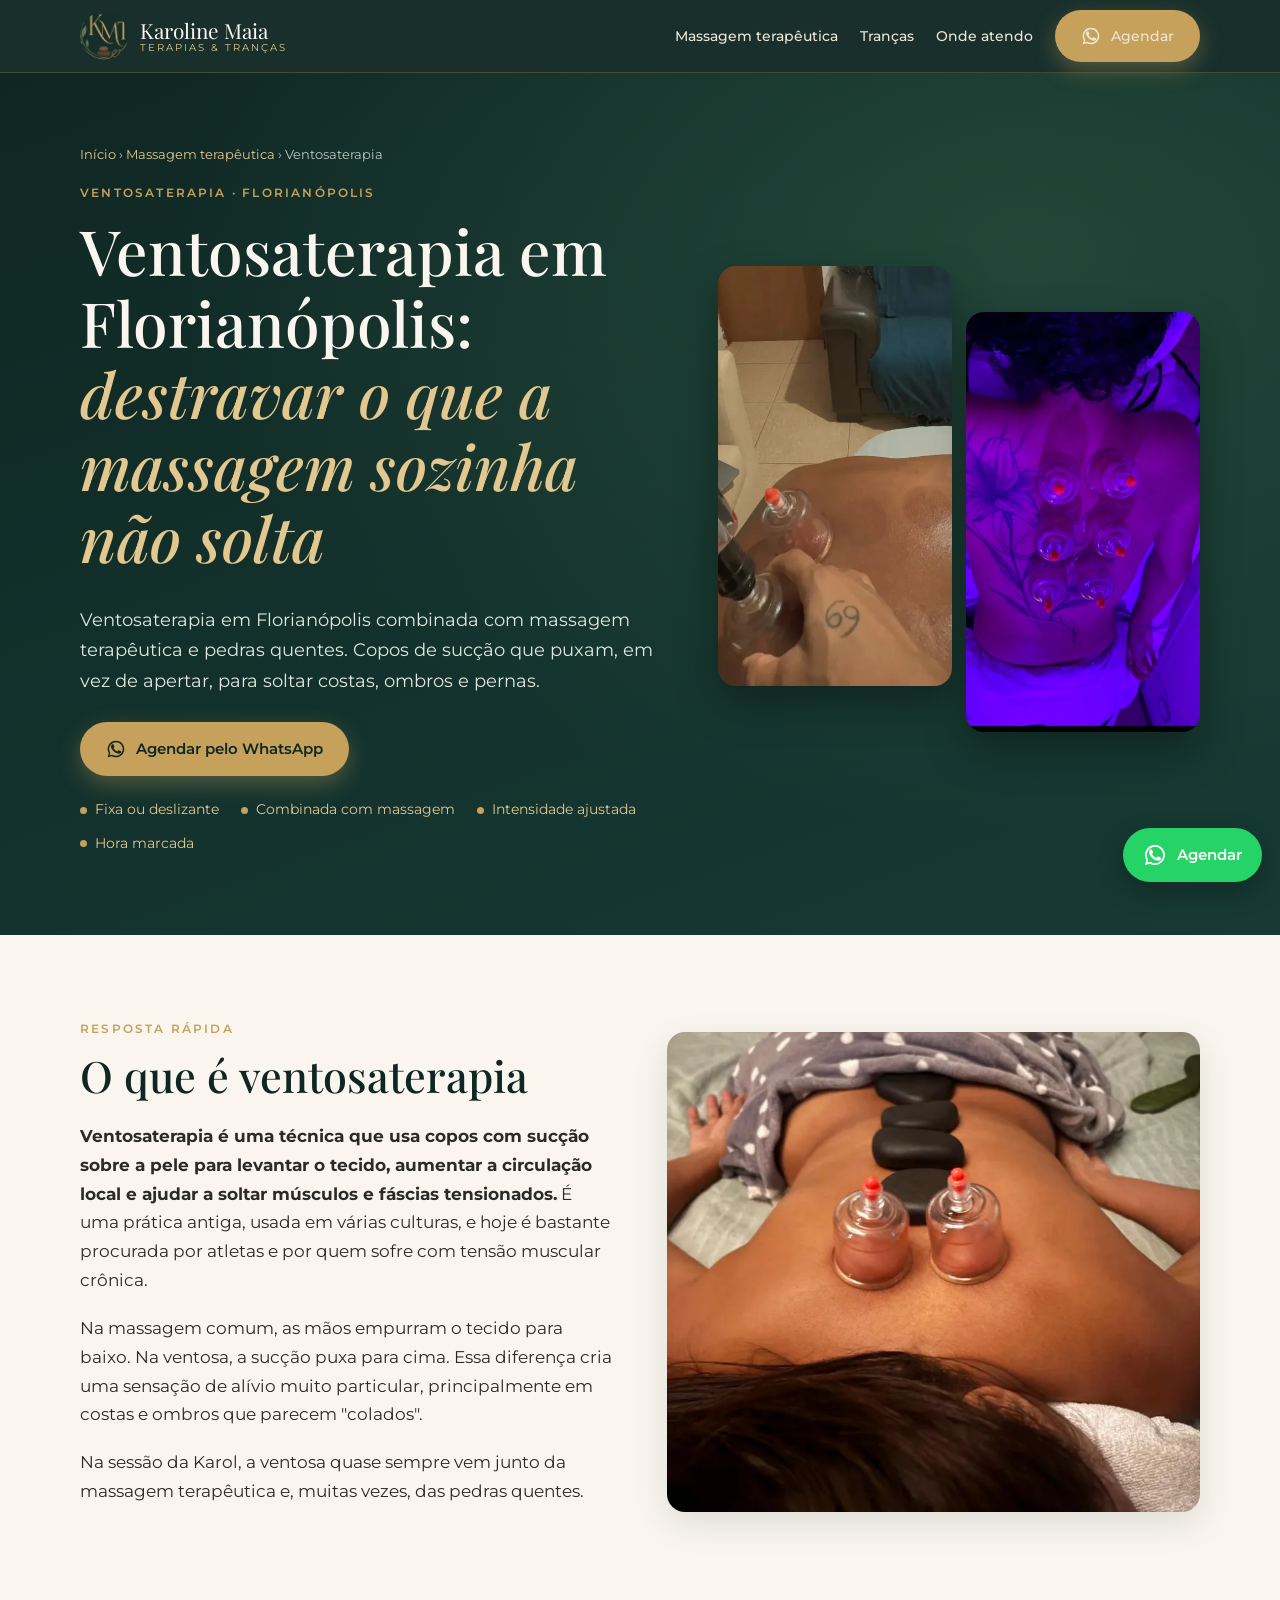
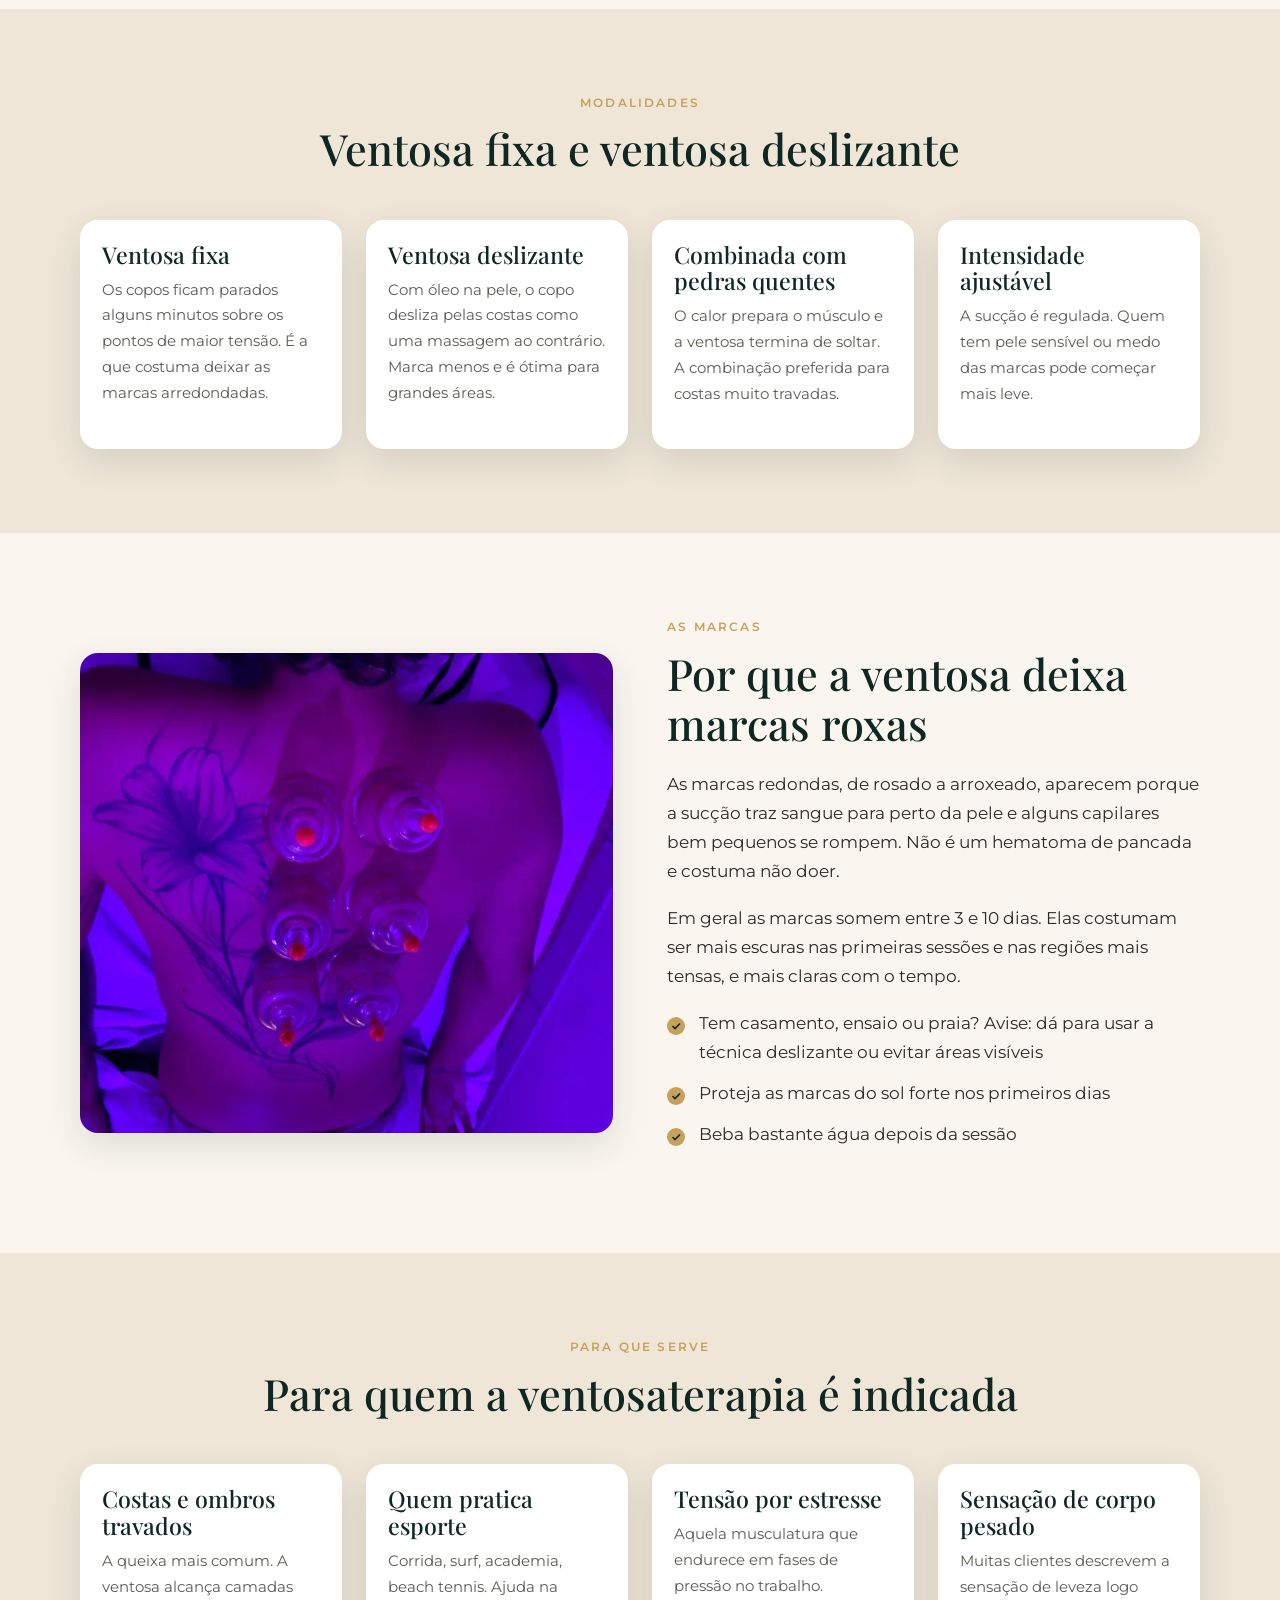
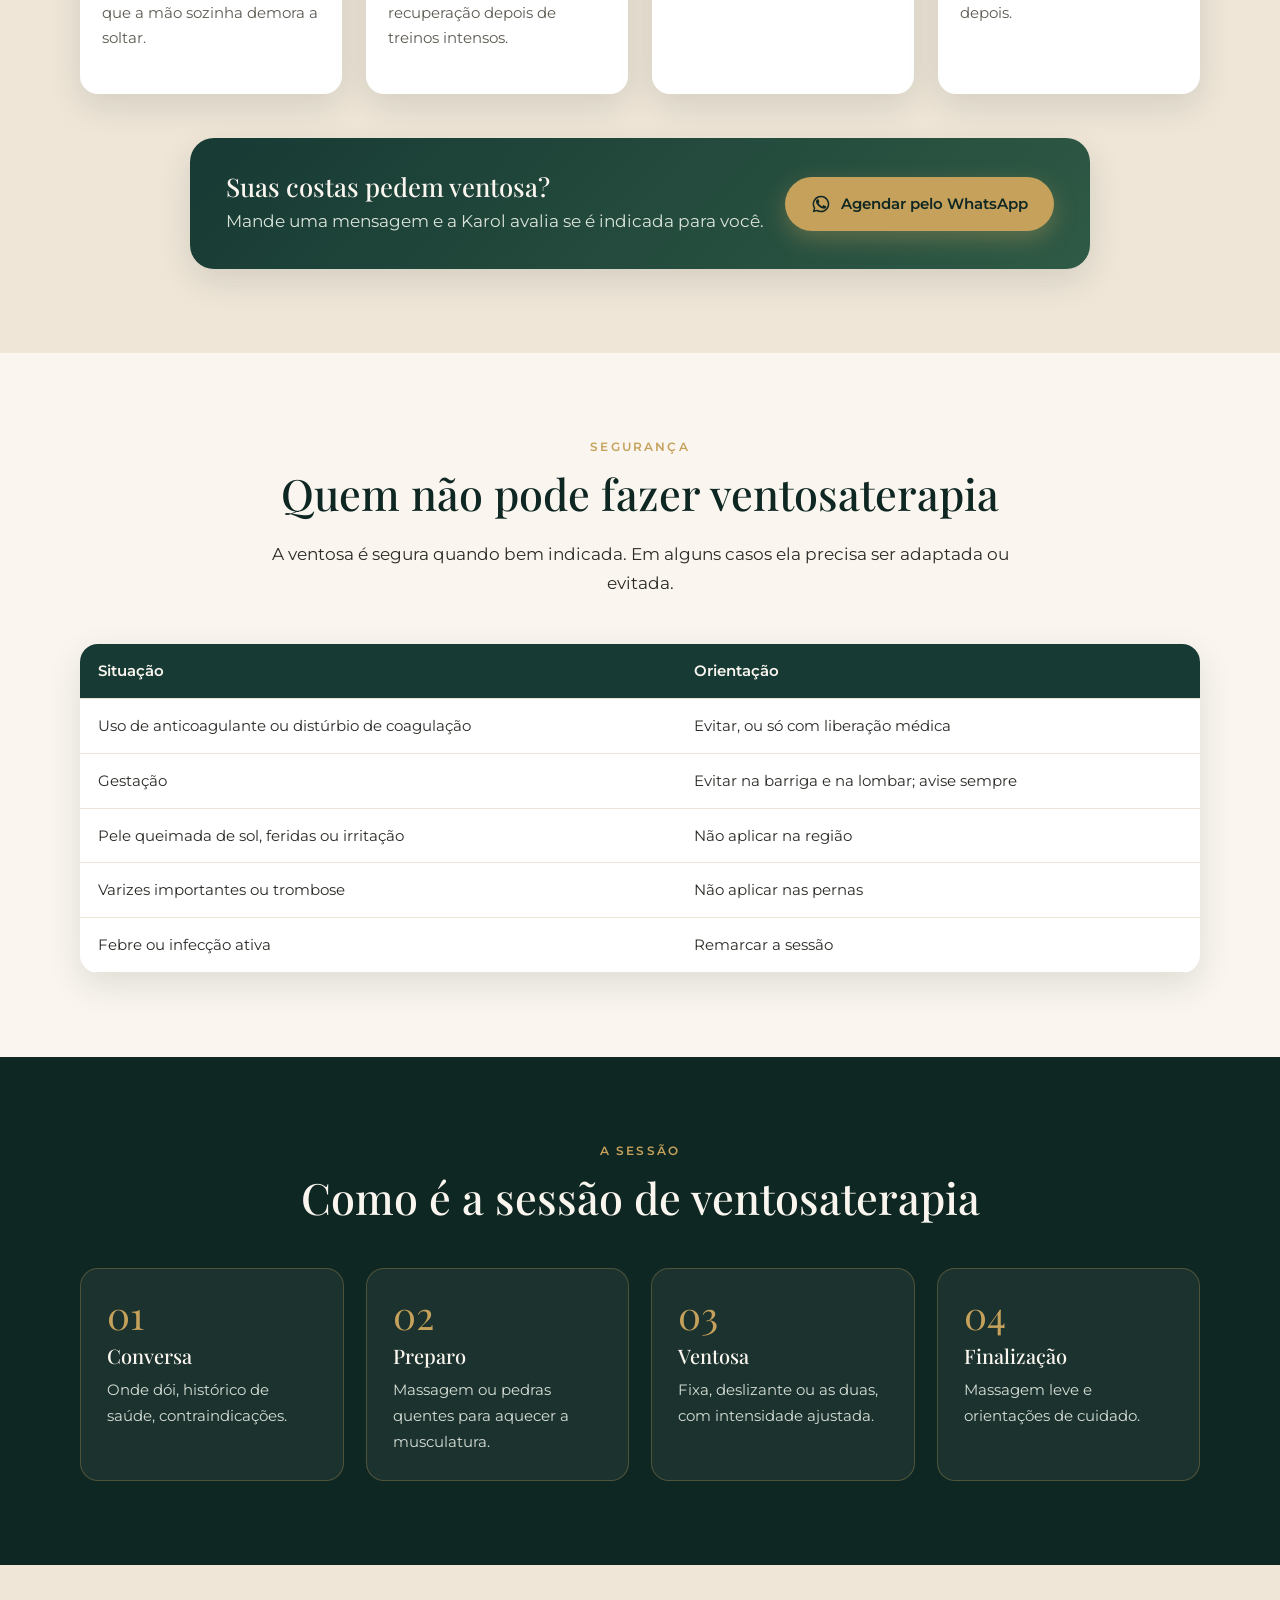
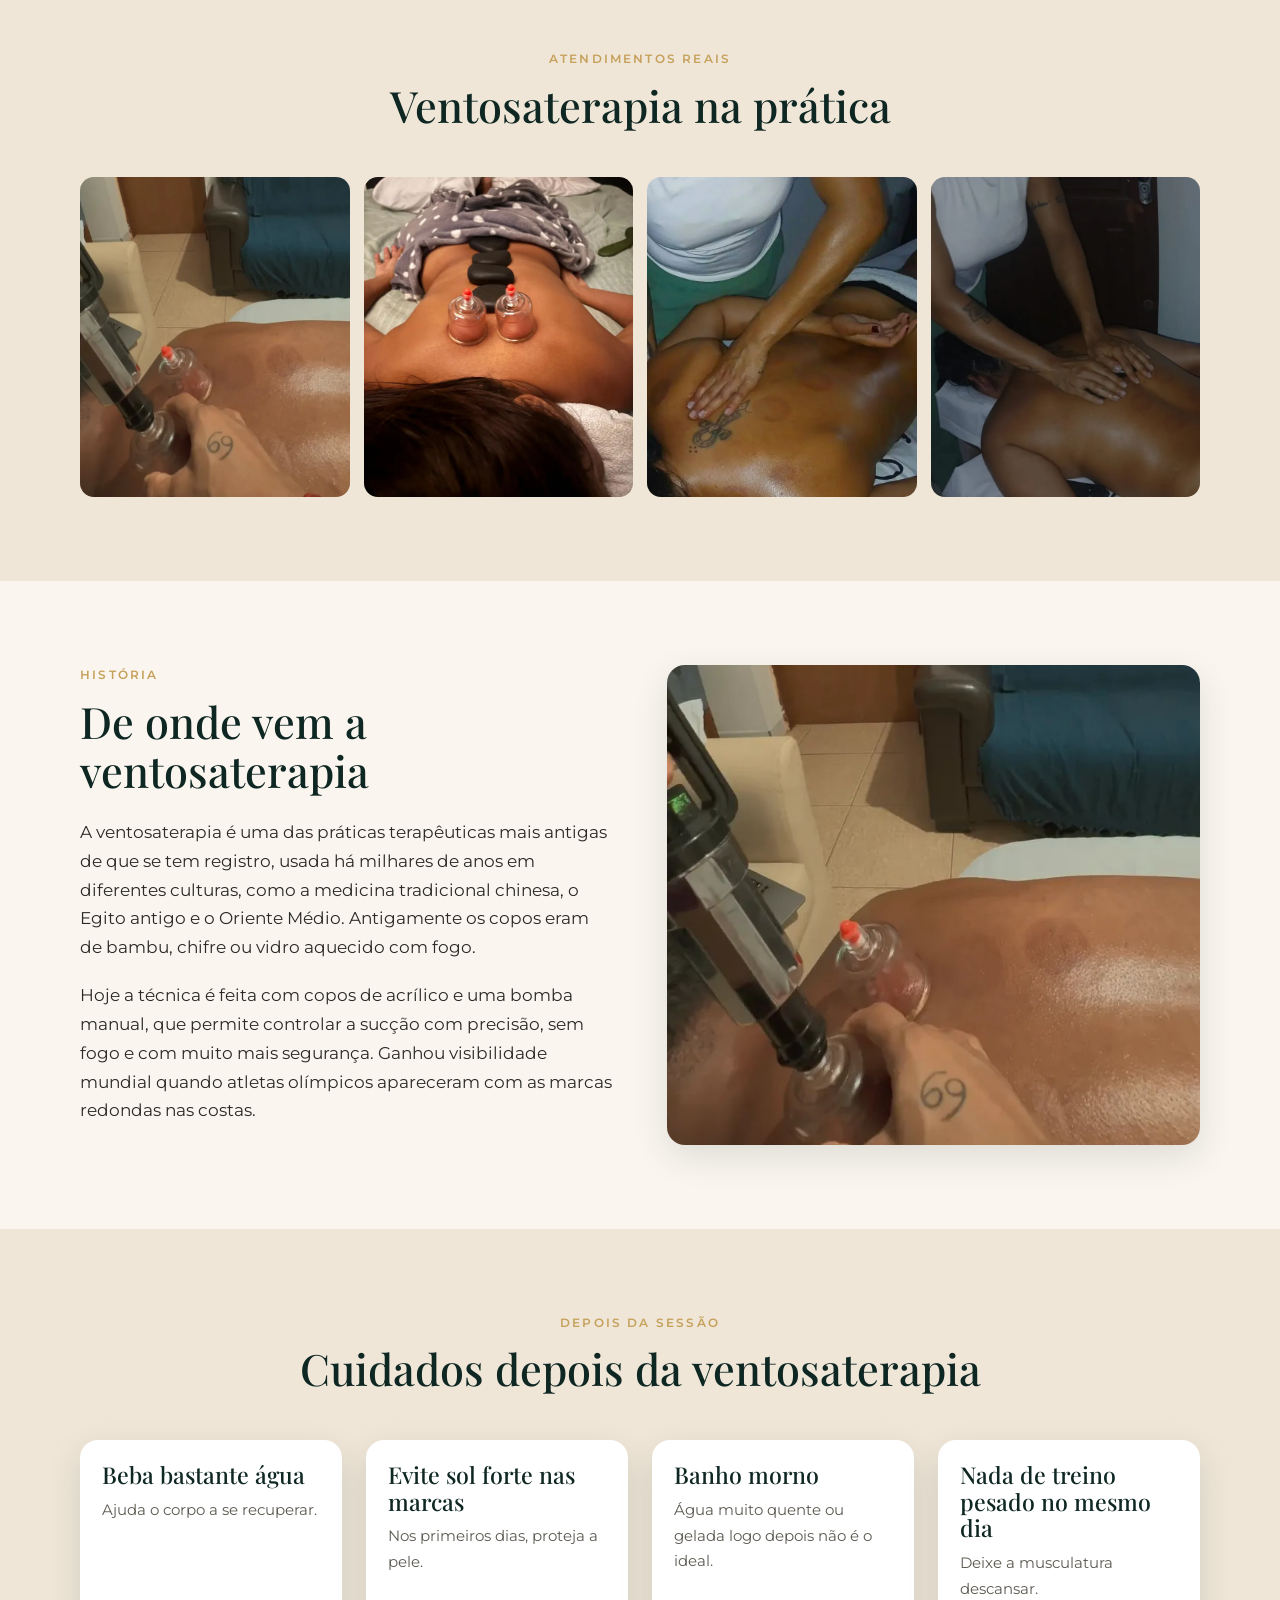
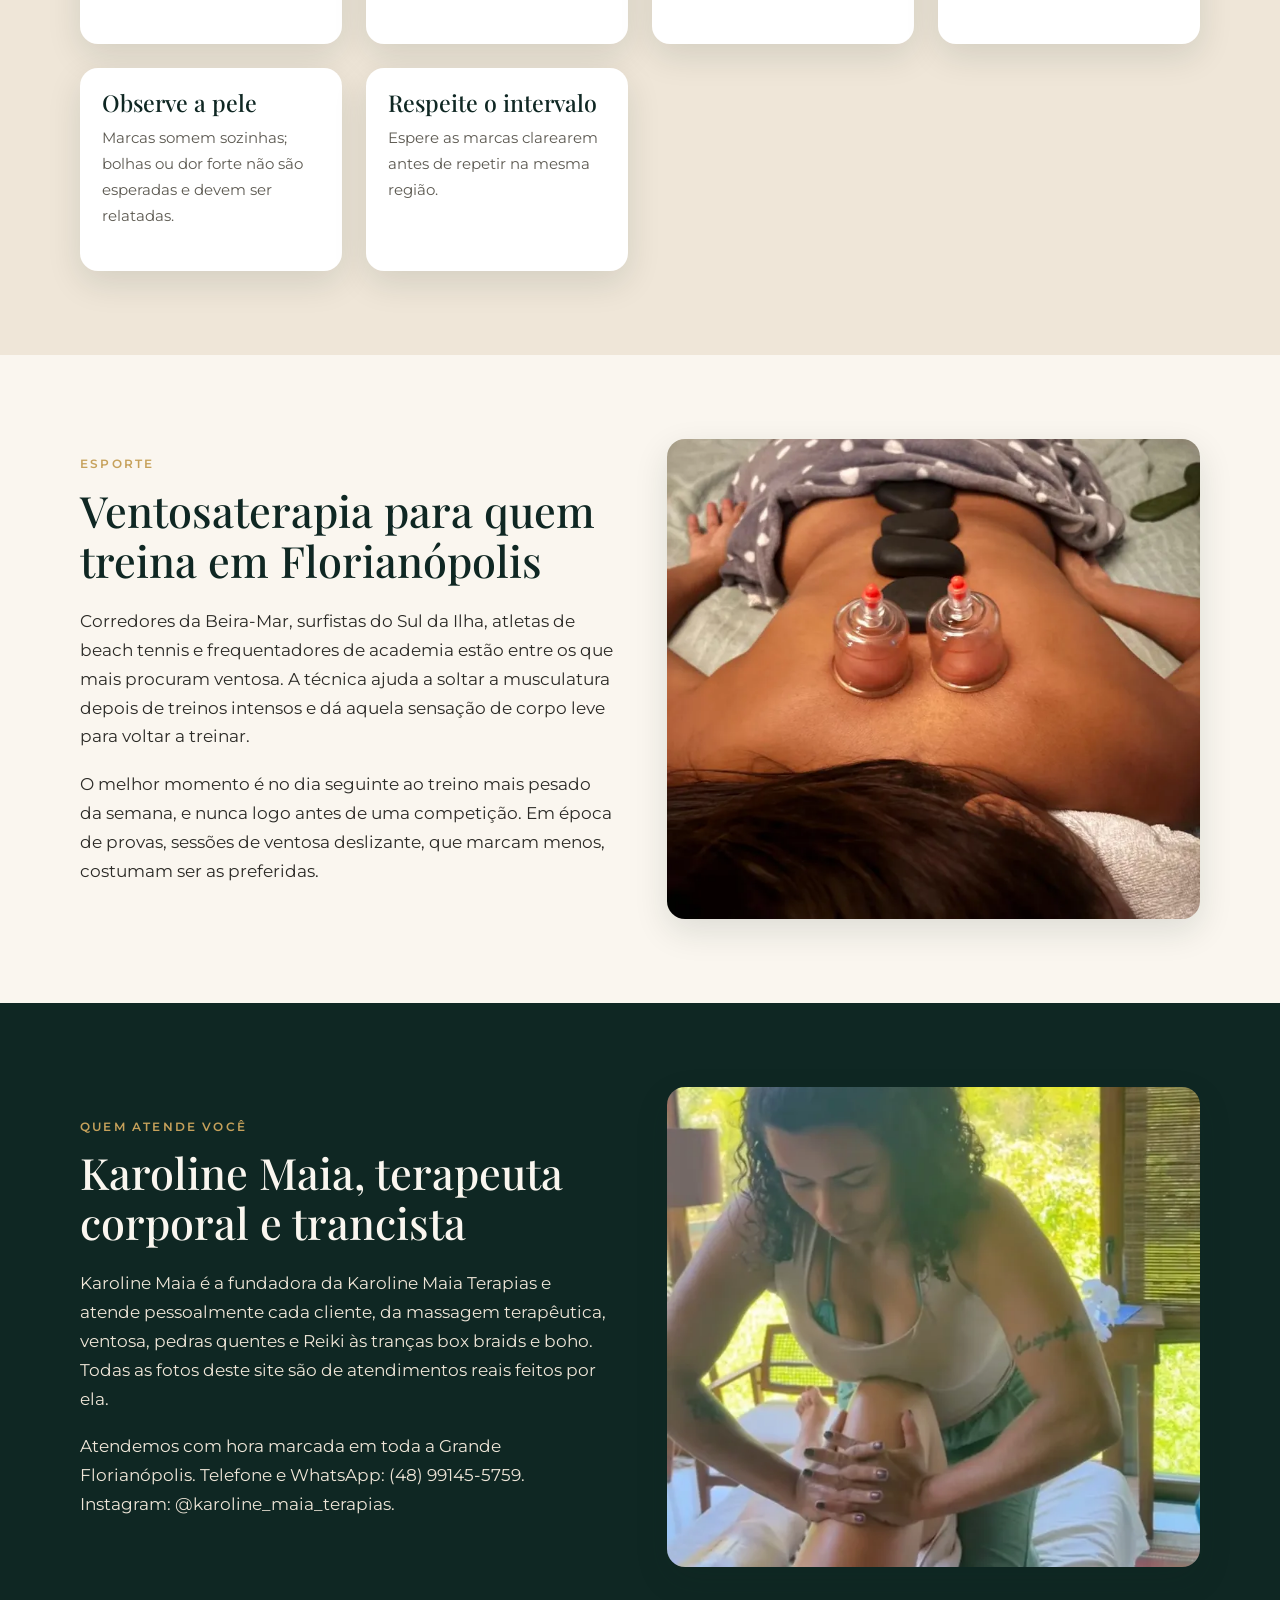
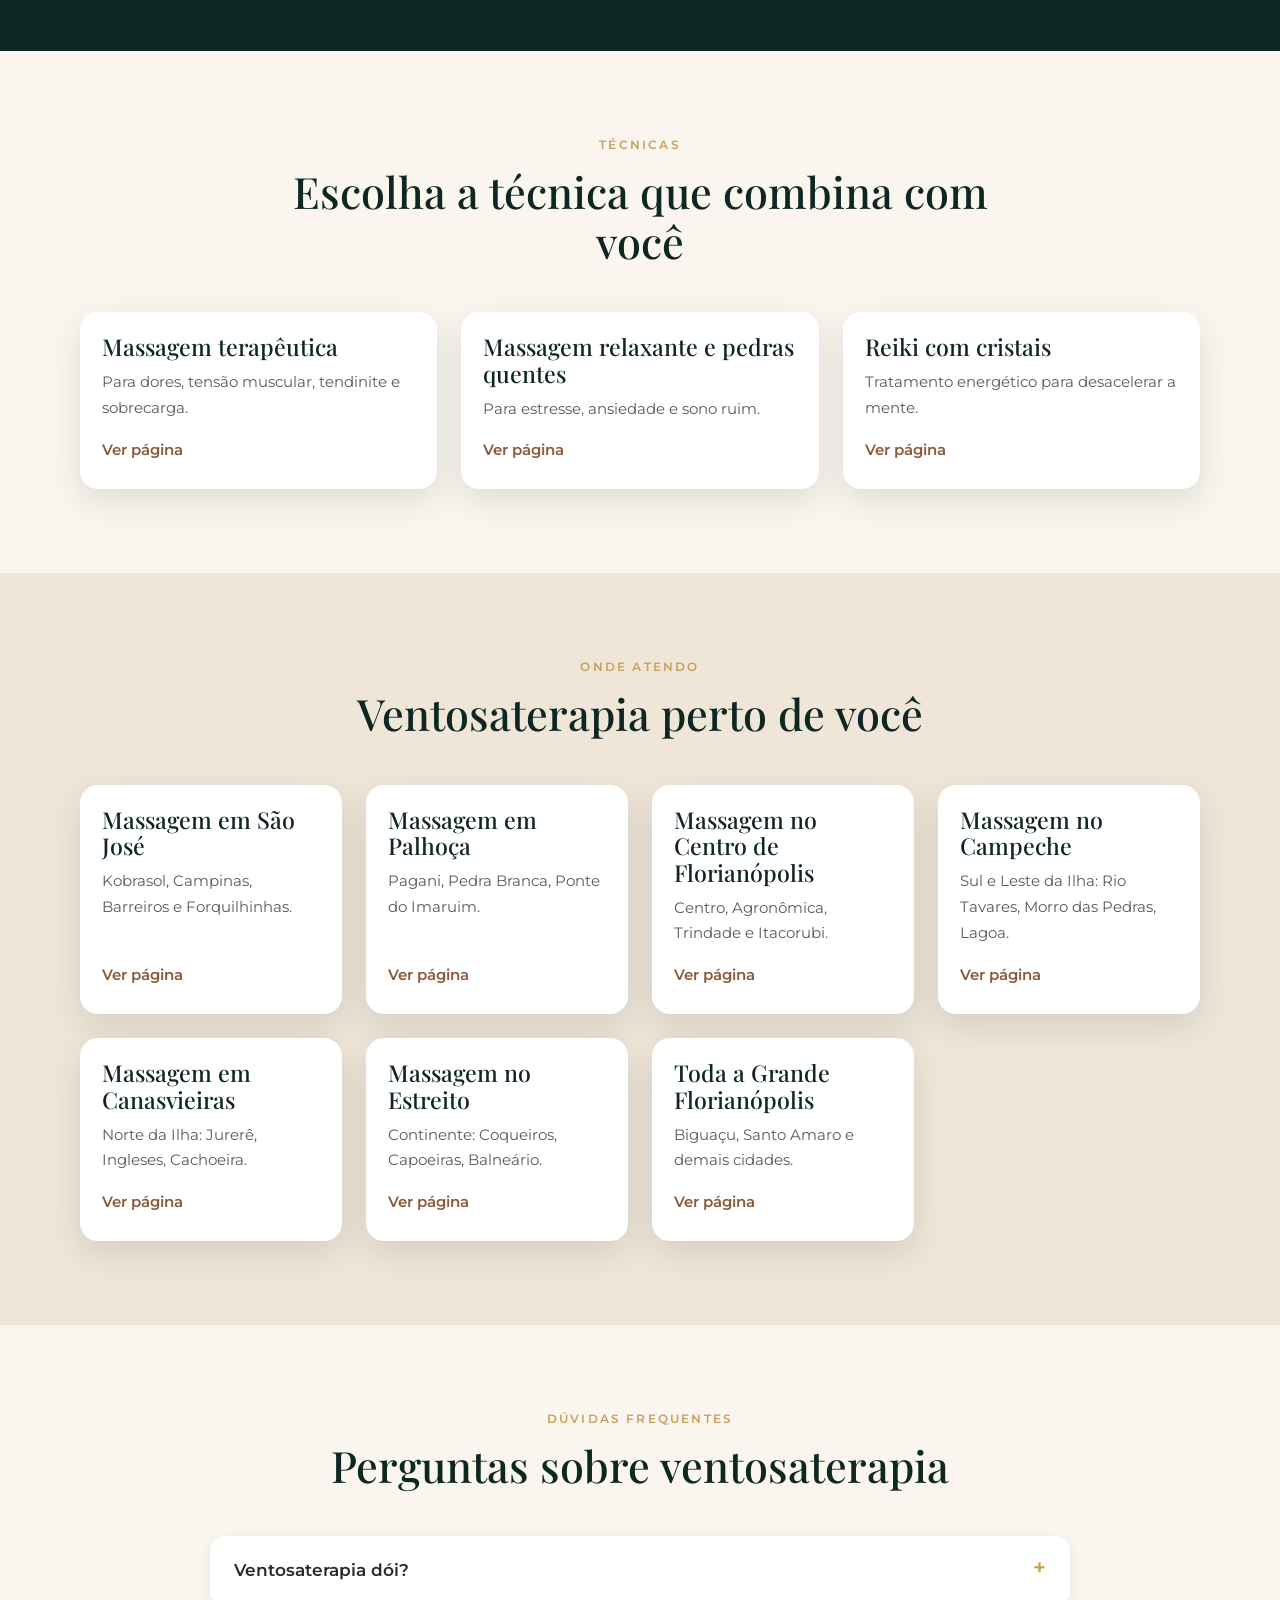
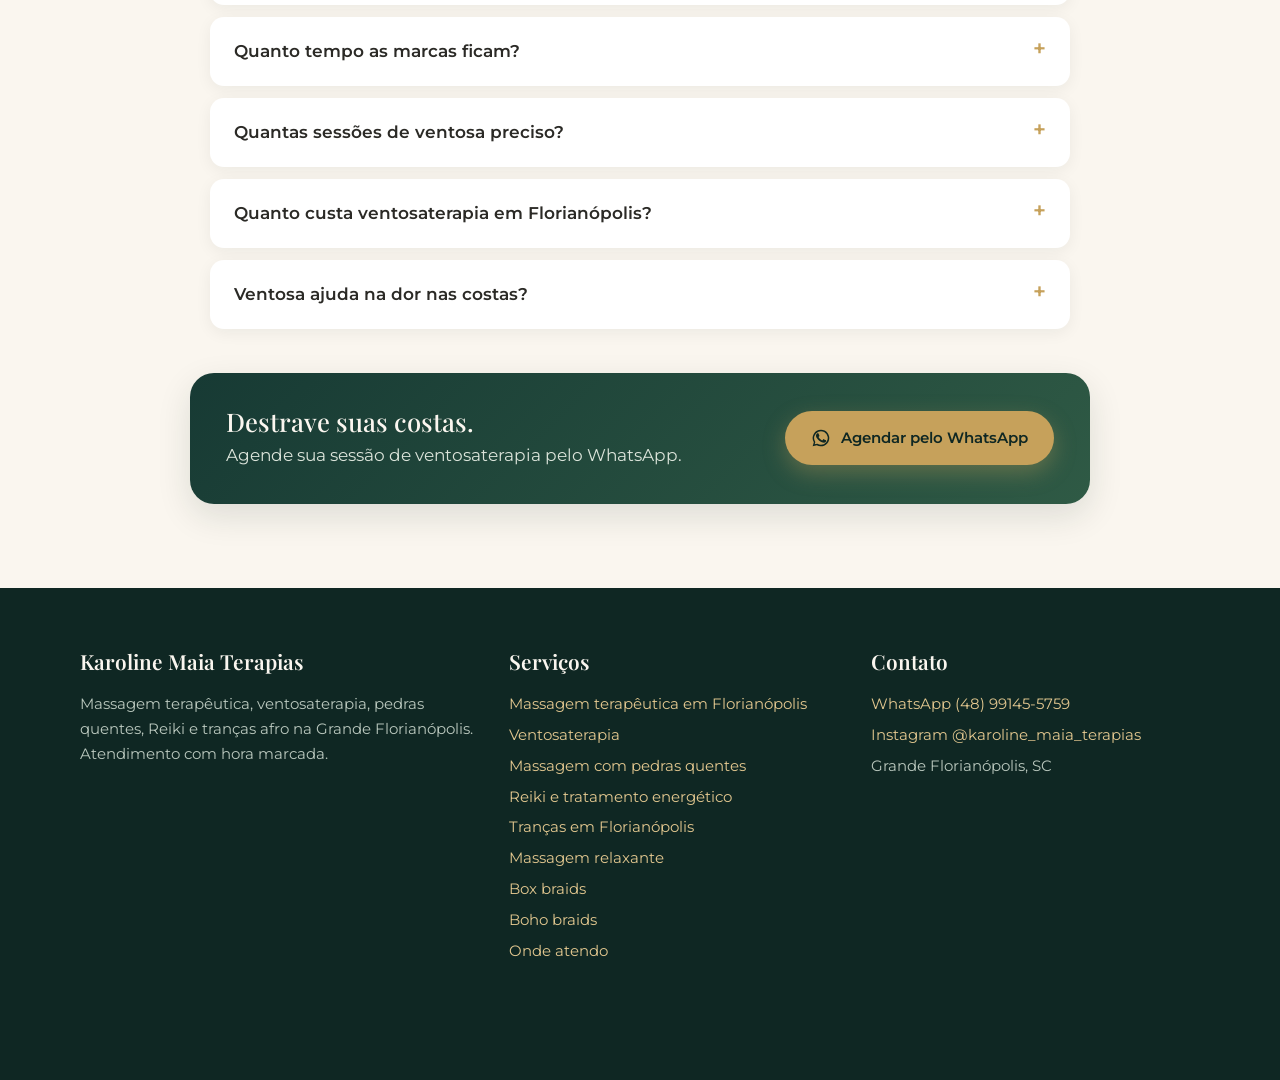
<file: ventosaterapia-florianopolis/index.html>
<!doctype html>
<html lang="pt-BR">
<head>
<meta charset="utf-8">
<meta name="viewport" content="width=device-width,initial-scale=1">
<title>Ventosaterapia em Florianópolis | Alívio de Costas e Ombros</title>
<meta name="description" content="Ventosaterapia em Florianópolis: como funciona, para que serve, por que deixa marcas e quem não pode fazer. Sessão combinada com massagem. Agende com a Karol.">
<link rel="canonical" href="https://karolinemaiaterapias.com.br/ventosaterapia-florianopolis/">
<meta name="robots" content="noindex,nofollow">
<meta property="og:type" content="website"><meta property="og:locale" content="pt_BR">
<meta property="og:title" content="Ventosaterapia em Florianópolis | Alívio de Costas e Ombros"><meta property="og:description" content="Ventosaterapia em Florianópolis: como funciona, para que serve, por que deixa marcas e quem não pode fazer. Sessão combinada com massagem. Agende com a Karol.">
<meta property="og:url" content="https://karolinemaiaterapias.com.br/ventosaterapia-florianopolis/"><meta property="og:image" content="https://karolinemaiaterapias.com.br/img/karol-massagem-terapeutica-raspagem.webp">
<meta name="theme-color" content="#0f2723">
<link rel="icon" type="image/png" href="../img/favicon.png">
<link rel="preconnect" href="https://fonts.googleapis.com"><link rel="preconnect" href="https://fonts.gstatic.com" crossorigin>
<link href="https://fonts.googleapis.com/css2?family=Playfair+Display:ital,wght@0,500;0,600;1,500&family=Montserrat:wght@400;500;600&display=swap" rel="stylesheet">
<link rel="stylesheet" href="../style.css">

<script type="application/ld+json">{"@context": "https://schema.org", "@graph": [{"@type": "HealthAndBeautyBusiness", "@id": "https://karolinemaiaterapias.com.br/#negocio", "name": "Karoline Maia Terapias", "url": "https://karolinemaiaterapias.com.br/", "telephone": "+55 48 99145-5759", "image": "https://karolinemaiaterapias.com.br/img/karol-massagem-terapeutica-raspagem.webp", "logo": "https://karolinemaiaterapias.com.br/img/logo-kmt.webp", "sameAs": ["https://www.instagram.com/karoline_maia_terapias/"], "areaServed": [{"@type": "City", "name": "Florianópolis, SC"}, {"@type": "City", "name": "São José, SC"}, {"@type": "City", "name": "Palhoça, SC"}, {"@type": "City", "name": "Biguaçu, SC"}, {"@type": "City", "name": "Santo Amaro da Imperatriz, SC"}, {"@type": "City", "name": "Governador Celso Ramos, SC"}, {"@type": "City", "name": "Antônio Carlos, SC"}, {"@type": "City", "name": "Águas Mornas, SC"}, {"@type": "City", "name": "São Pedro de Alcântara, SC"}], "founder": {"@type": "Person", "name": "Karoline Maia"}, "knowsAbout": ["Massagem terapêutica", "Massagem relaxante", "Ventosaterapia", "Massagem com pedras quentes", "Reiki", "Box braids", "Tranças boho", "Tranças nagô"]}, {"@type": "Service", "name": "Ventosaterapia em Florianópolis", "serviceType": "Ventosaterapia", "provider": {"@id": "https://karolinemaiaterapias.com.br/#negocio"}, "url": "https://karolinemaiaterapias.com.br/ventosaterapia-florianopolis/", "areaServed": [{"@type": "Place", "name": "Florianópolis, SC"}, {"@type": "Place", "name": "São José, SC"}, {"@type": "Place", "name": "Palhoça, SC"}, {"@type": "Place", "name": "Biguaçu, SC"}]}, {"@type": "FAQPage", "mainEntity": [{"@type": "Question", "name": "Ventosaterapia dói?", "acceptedAnswer": {"@type": "Answer", "text": "Na maioria dos casos não. A sensação é de pele sendo puxada e de alívio. A intensidade é ajustada ao seu conforto."}}, {"@type": "Question", "name": "Quanto tempo as marcas ficam?", "acceptedAnswer": {"@type": "Answer", "text": "Em geral de 3 a 10 dias, variando com a pele e a tensão da região."}}, {"@type": "Question", "name": "Quantas sessões de ventosa preciso?", "acceptedAnswer": {"@type": "Answer", "text": "Muita gente sente diferença já na primeira. Para tensão crônica, algumas sessões próximas no início trazem mais resultado."}}, {"@type": "Question", "name": "Quanto custa ventosaterapia em Florianópolis?", "acceptedAnswer": {"@type": "Answer", "text": "Depende de ser sessão só de ventosa ou combinada com massagem. Receba o valor pelo WhatsApp."}}, {"@type": "Question", "name": "Ventosa ajuda na dor nas costas?", "acceptedAnswer": {"@type": "Answer", "text": "Ajuda a soltar a musculatura tensa que costuma causar ou piorar a dor. Em dor forte, persistente ou com formigamento, procure também avaliação médica."}}]}, {"@type": "BreadcrumbList", "itemListElement": [{"@type": "ListItem", "position": 1, "name": "Início", "item": "https://karolinemaiaterapias.com.br/"}, {"@type": "ListItem", "position": 2, "name": "Massagem terapêutica", "item": "https://karolinemaiaterapias.com.br/massagem-terapeutica-florianopolis/"}, {"@type": "ListItem", "position": 3, "name": "Ventosaterapia", "item": "https://karolinemaiaterapias.com.br/ventosaterapia-florianopolis/"}]}]}</script>
</head>
<body>
<header class="topo"><div class="wrap">
  <a class="marca" href=".././"><img src="../img/logo-kmt-emblema.webp" alt="Logo Karoline Maia Terapias" width="48" height="48" fetchpriority="high"><span>Karoline Maia<small>Terapias &amp; Tranças</small></span></a>
  <nav class="menu" aria-label="Principal">
    <a href="../massagem-terapeutica-florianopolis/">Massagem terapêutica</a>
    <a href="../trancas-florianopolis/">Tranças</a>
    <a href="../atendimento-grande-florianopolis/">Onde atendo</a>
    <a class="btn btn-ouro" href="https://wa.me/5548991455759?text=Ol%C3%A1%20Karol%21%20Vim%20pelo%20site%20e%20quero%20agendar%20um%20hor%C3%A1rio." target="_blank" rel="noopener" data-evt="whatsapp_click" data-local="header"><svg viewBox="0 0 24 24" fill="currentColor" aria-hidden="true"><path d="M17.5 14.4c-.3-.1-1.8-.9-2-1-.3-.1-.5-.1-.7.1-.2.3-.8 1-.9 1.2-.2.2-.3.2-.6.1-.3-.1-1.3-.5-2.4-1.5-.9-.8-1.5-1.8-1.7-2.1-.2-.3 0-.5.1-.6l.4-.5c.2-.2.2-.3.3-.5.1-.2 0-.4 0-.5l-.9-2.2c-.2-.6-.5-.5-.7-.5h-.6c-.2 0-.5.1-.8.4-.3.3-1 1-1 2.5s1.1 2.9 1.2 3.1c.1.2 2.1 3.2 5.1 4.5.7.3 1.3.5 1.7.6.7.2 1.4.2 1.9.1.6-.1 1.8-.7 2-1.4.2-.7.2-1.3.2-1.4-.1-.1-.3-.2-.6-.3zM12 2a10 10 0 0 0-8.6 15.1L2 22l5-1.3A10 10 0 1 0 12 2zm0 18.2c-1.5 0-3-.4-4.3-1.2l-.3-.2-3 .8.8-2.9-.2-.3A8.2 8.2 0 1 1 12 20.2z"/></svg>Agendar</a>
  </nav>
</div></header>
<main>

<section class="hero"><div class="wrap">
  <div>
    <nav class="migalhas" aria-label="Você está em"><a href="../">Início</a> › <a href="../massagem-terapeutica-florianopolis/">Massagem terapêutica</a> › Ventosaterapia</nav>
    <span class="kicker">Ventosaterapia · Florianópolis</span>
    <h1>Ventosaterapia em Florianópolis: <em>destravar o que a massagem sozinha não solta</em></h1>
    <p class="lead">Ventosaterapia em Florianópolis combinada com massagem terapêutica e pedras quentes. Copos de sucção que puxam, em vez de apertar, para soltar costas, ombros e pernas.</p>
    <div class="acoes"><a class="btn btn-ouro" href="https://wa.me/5548991455759?text=Ol%C3%A1%20Karol%21%20Vim%20pelo%20site%20e%20quero%20agendar%20uma%20sess%C3%A3o%20de%20ventosaterapia." target="_blank" rel="noopener" data-evt="whatsapp_click" data-local="hero"><svg viewBox="0 0 24 24" fill="currentColor" aria-hidden="true"><path d="M17.5 14.4c-.3-.1-1.8-.9-2-1-.3-.1-.5-.1-.7.1-.2.3-.8 1-.9 1.2-.2.2-.3.2-.6.1-.3-.1-1.3-.5-2.4-1.5-.9-.8-1.5-1.8-1.7-2.1-.2-.3 0-.5.1-.6l.4-.5c.2-.2.2-.3.3-.5.1-.2 0-.4 0-.5l-.9-2.2c-.2-.6-.5-.5-.7-.5h-.6c-.2 0-.5.1-.8.4-.3.3-1 1-1 2.5s1.1 2.9 1.2 3.1c.1.2 2.1 3.2 5.1 4.5.7.3 1.3.5 1.7.6.7.2 1.4.2 1.9.1.6-.1 1.8-.7 2-1.4.2-.7.2-1.3.2-1.4-.1-.1-.3-.2-.6-.3zM12 2a10 10 0 0 0-8.6 15.1L2 22l5-1.3A10 10 0 1 0 12 2zm0 18.2c-1.5 0-3-.4-4.3-1.2l-.3-.2-3 .8.8-2.9-.2-.3A8.2 8.2 0 1 1 12 20.2z"/></svg>Agendar pelo WhatsApp</a></div>
    <ul class="selos"><li>Fixa ou deslizante</li><li>Combinada com massagem</li><li>Intensidade ajustada</li><li>Hora marcada</li></ul>
  </div>
  <div class="hero-fotos">
    <img src="../img/ventosa-aplicacao.webp" alt="Aplicação de ventosa nas costas em sessão de ventosaterapia em Florianópolis" width="720" height="760" fetchpriority="high">
    <img src="../img/ventosaterapia-costas.webp" alt="Ventosas posicionadas nas costas da cliente" width="740" height="1000" fetchpriority="high">
  </div>
</div></section>
<section class=""><div class="wrap duas">
  <div><span class="kicker">Resposta rápida</span><h2>O que é ventosaterapia</h2><p><strong>Ventosaterapia é uma técnica que usa copos com sucção sobre a pele para levantar o tecido, aumentar a circulação local e ajudar a soltar músculos e fáscias tensionados.</strong> É uma prática antiga, usada em várias culturas, e hoje é bastante procurada por atletas e por quem sofre com tensão muscular crônica.</p><p>Na massagem comum, as mãos empurram o tecido para baixo. Na ventosa, a sucção puxa para cima. Essa diferença cria uma sensação de alívio muito particular, principalmente em costas e ombros que parecem "colados".</p><p>Na sessão da Karol, a ventosa quase sempre vem junto da massagem terapêutica e, muitas vezes, das pedras quentes.</p></div>
  <figure><img src="../img/ventosaterapia-pedras-quentes.webp" alt="Ventosas e pedras quentes combinadas nas costas" width="750" height="1000" loading="lazy" decoding="async"></figure>
</div></section><section class="sec-areia"><div class="wrap">
  <div class="centro"><span class="kicker">Modalidades</span><h2>Ventosa fixa e ventosa deslizante</h2></div>
  <div class="cards"><div class="card"><div class="corpo"><h3>Ventosa fixa</h3><p>Os copos ficam parados alguns minutos sobre os pontos de maior tensão. É a que costuma deixar as marcas arredondadas.</p></div></div><div class="card"><div class="corpo"><h3>Ventosa deslizante</h3><p>Com óleo na pele, o copo desliza pelas costas como uma massagem ao contrário. Marca menos e é ótima para grandes áreas.</p></div></div><div class="card"><div class="corpo"><h3>Combinada com pedras quentes</h3><p>O calor prepara o músculo e a ventosa termina de soltar. A combinação preferida para costas muito travadas.</p></div></div><div class="card"><div class="corpo"><h3>Intensidade ajustável</h3><p>A sucção é regulada. Quem tem pele sensível ou medo das marcas pode começar mais leve.</p></div></div></div>
</div></section><section class=""><div class="wrap duas inv">
  <div><span class="kicker">As marcas</span><h2>Por que a ventosa deixa marcas roxas</h2><p>As marcas redondas, de rosado a arroxeado, aparecem porque a sucção traz sangue para perto da pele e alguns capilares bem pequenos se rompem. Não é um hematoma de pancada e costuma não doer.</p><p>Em geral as marcas somem entre 3 e 10 dias. Elas costumam ser mais escuras nas primeiras sessões e nas regiões mais tensas, e mais claras com o tempo.</p><ul class='check'><li>Tem casamento, ensaio ou praia? Avise: dá para usar a técnica deslizante ou evitar áreas visíveis</li><li>Proteja as marcas do sol forte nos primeiros dias</li><li>Beba bastante água depois da sessão</li></ul></div>
  <figure><img src="../img/ventosaterapia-costas.webp" alt="Ventosas aplicadas nas costas" width="740" height="1000" loading="lazy" decoding="async"></figure>
</div></section><section class="sec-areia"><div class="wrap">
  <div class="centro"><span class="kicker">Para que serve</span><h2>Para quem a ventosaterapia é indicada</h2></div>
  <div class="cards"><div class="card"><div class="corpo"><h3>Costas e ombros travados</h3><p>A queixa mais comum. A ventosa alcança camadas que a mão sozinha demora a soltar.</p></div></div><div class="card"><div class="corpo"><h3>Quem pratica esporte</h3><p>Corrida, surf, academia, beach tennis. Ajuda na recuperação depois de treinos intensos.</p></div></div><div class="card"><div class="corpo"><h3>Tensão por estresse</h3><p>Aquela musculatura que endurece em fases de pressão no trabalho.</p></div></div><div class="card"><div class="corpo"><h3>Sensação de corpo pesado</h3><p>Muitas clientes descrevem a sensação de leveza logo depois.</p></div></div></div><div class="cta-inline"><div><h3>Suas costas pedem ventosa?</h3><p>Mande uma mensagem e a Karol avalia se é indicada para você.</p></div><a class="btn btn-ouro" href="https://wa.me/5548991455759?text=Ol%C3%A1%20Karol%21%20Vim%20pelo%20site%20e%20quero%20agendar%20uma%20sess%C3%A3o%20de%20ventosaterapia." target="_blank" rel="noopener" data-evt="whatsapp_click" data-local="inline"><svg viewBox="0 0 24 24" fill="currentColor" aria-hidden="true"><path d="M17.5 14.4c-.3-.1-1.8-.9-2-1-.3-.1-.5-.1-.7.1-.2.3-.8 1-.9 1.2-.2.2-.3.2-.6.1-.3-.1-1.3-.5-2.4-1.5-.9-.8-1.5-1.8-1.7-2.1-.2-.3 0-.5.1-.6l.4-.5c.2-.2.2-.3.3-.5.1-.2 0-.4 0-.5l-.9-2.2c-.2-.6-.5-.5-.7-.5h-.6c-.2 0-.5.1-.8.4-.3.3-1 1-1 2.5s1.1 2.9 1.2 3.1c.1.2 2.1 3.2 5.1 4.5.7.3 1.3.5 1.7.6.7.2 1.4.2 1.9.1.6-.1 1.8-.7 2-1.4.2-.7.2-1.3.2-1.4-.1-.1-.3-.2-.6-.3zM12 2a10 10 0 0 0-8.6 15.1L2 22l5-1.3A10 10 0 1 0 12 2zm0 18.2c-1.5 0-3-.4-4.3-1.2l-.3-.2-3 .8.8-2.9-.2-.3A8.2 8.2 0 1 1 12 20.2z"/></svg>Agendar pelo WhatsApp</a></div>
</div></section><section class=""><div class="wrap">
  <div class="centro"><span class="kicker">Segurança</span><h2>Quem não pode fazer ventosaterapia</h2><p>A ventosa é segura quando bem indicada. Em alguns casos ela precisa ser adaptada ou evitada.</p></div>
  <div class="table-scroll"><table><thead><tr><th>Situação</th><th>Orientação</th></tr></thead><tbody><tr><td>Uso de anticoagulante ou distúrbio de coagulação</td><td>Evitar, ou só com liberação médica</td></tr><tr><td>Gestação</td><td>Evitar na barriga e na lombar; avise sempre</td></tr><tr><td>Pele queimada de sol, feridas ou irritação</td><td>Não aplicar na região</td></tr><tr><td>Varizes importantes ou trombose</td><td>Não aplicar nas pernas</td></tr><tr><td>Febre ou infecção ativa</td><td>Remarcar a sessão</td></tr></tbody></table></div>
</div></section><section class="sec-verde"><div class="wrap">
  <div class="centro"><span class="kicker">A sessão</span><h2>Como é a sessão de ventosaterapia</h2></div><div class="passos"><div class="passo"><h3>Conversa</h3><p>Onde dói, histórico de saúde, contraindicações.</p></div><div class="passo"><h3>Preparo</h3><p>Massagem ou pedras quentes para aquecer a musculatura.</p></div><div class="passo"><h3>Ventosa</h3><p>Fixa, deslizante ou as duas, com intensidade ajustada.</p></div><div class="passo"><h3>Finalização</h3><p>Massagem leve e orientações de cuidado.</p></div></div>
</div></section><section class="sec-areia"><div class="wrap">
  <div class="centro"><span class="kicker">Atendimentos reais</span><h2>Ventosaterapia na prática</h2></div>
  <div class="galeria"><figure><img src="../img/ventosa-aplicacao.webp" alt="Bomba de sucção aplicando ventosa" width="720" height="760" loading="lazy" decoding="async"></figure><figure><img src="../img/ventosaterapia-pedras-quentes.webp" alt="Ventosa com pedras quentes" width="750" height="1000" loading="lazy" decoding="async"></figure><figure><img src="../img/massagem-dor-nas-costas.webp" alt="Massagem terapêutica após a ventosa" width="1000" height="853" loading="lazy" decoding="async"></figure><figure><img src="../img/massagem-maos-costas.webp" alt="Massagem nas costas" width="947" height="930" loading="lazy" decoding="async"></figure></div>
</div></section><section class=""><div class="wrap duas">
  <div><span class="kicker">História</span><h2>De onde vem a ventosaterapia</h2><p>A ventosaterapia é uma das práticas terapêuticas mais antigas de que se tem registro, usada há milhares de anos em diferentes culturas, como a medicina tradicional chinesa, o Egito antigo e o Oriente Médio. Antigamente os copos eram de bambu, chifre ou vidro aquecido com fogo.</p><p>Hoje a técnica é feita com copos de acrílico e uma bomba manual, que permite controlar a sucção com precisão, sem fogo e com muito mais segurança. Ganhou visibilidade mundial quando atletas olímpicos apareceram com as marcas redondas nas costas.</p></div>
  <figure><img src="../img/ventosa-aplicacao.webp" alt="Bomba manual de sucção aplicando ventosa de acrílico" width="720" height="760" loading="lazy" decoding="async"></figure>
</div></section><section class="sec-areia"><div class="wrap">
  <div class="centro"><span class="kicker">Depois da sessão</span><h2>Cuidados depois da ventosaterapia</h2></div>
  <div class="cards"><div class="card"><div class="corpo"><h3>Beba bastante água</h3><p>Ajuda o corpo a se recuperar.</p></div></div><div class="card"><div class="corpo"><h3>Evite sol forte nas marcas</h3><p>Nos primeiros dias, proteja a pele.</p></div></div><div class="card"><div class="corpo"><h3>Banho morno</h3><p>Água muito quente ou gelada logo depois não é o ideal.</p></div></div><div class="card"><div class="corpo"><h3>Nada de treino pesado no mesmo dia</h3><p>Deixe a musculatura descansar.</p></div></div><div class="card"><div class="corpo"><h3>Observe a pele</h3><p>Marcas somem sozinhas; bolhas ou dor forte não são esperadas e devem ser relatadas.</p></div></div><div class="card"><div class="corpo"><h3>Respeite o intervalo</h3><p>Espere as marcas clarearem antes de repetir na mesma região.</p></div></div></div>
</div></section><section class=""><div class="wrap duas">
  <div><span class="kicker">Esporte</span><h2>Ventosaterapia para quem treina em Florianópolis</h2><p>Corredores da Beira-Mar, surfistas do Sul da Ilha, atletas de beach tennis e frequentadores de academia estão entre os que mais procuram ventosa. A técnica ajuda a soltar a musculatura depois de treinos intensos e dá aquela sensação de corpo leve para voltar a treinar.</p><p>O melhor momento é no dia seguinte ao treino mais pesado da semana, e nunca logo antes de uma competição. Em época de provas, sessões de ventosa deslizante, que marcam menos, costumam ser as preferidas.</p></div>
  <figure><img src="../img/ventosaterapia-pedras-quentes.webp" alt="Ventosa para recuperação de atletas" width="750" height="1000" loading="lazy" decoding="async"></figure>
</div></section><section class="sec-verde"><div class="wrap duas">
  <div><span class="kicker">Quem atende você</span><h2>Karoline Maia, terapeuta corporal e trancista</h2><p>Karoline Maia é a fundadora da Karoline Maia Terapias e atende pessoalmente cada cliente, da massagem terapêutica, ventosa, pedras quentes e Reiki às tranças box braids e boho. Todas as fotos deste site são de atendimentos reais feitos por ela.</p><p>Atendemos com hora marcada em toda a Grande Florianópolis. Telefone e WhatsApp: (48) 99145-5759. Instagram: @karoline_maia_terapias.</p></div>
  <figure><img src="../img/karol-massagem-terapeutica-raspagem.webp" alt="Karoline Maia, fundadora da Karoline Maia Terapias" width="663" height="1000" loading="lazy" decoding="async"></figure>
</div></section><section class=""><div class="wrap">
  <div class="centro"><span class="kicker">Técnicas</span><h2>Escolha a técnica que combina com você</h2></div>
  <div class="cards"><a class="card" href="../massagem-terapeutica-florianopolis/" data-evt="cta_click" data-local="interlink"><div class="corpo"><h3>Massagem terapêutica</h3><p>Para dores, tensão muscular, tendinite e sobrecarga.</p><span class="mais">Ver página</span></div></a><a class="card" href="../massagem-relaxante-florianopolis/" data-evt="cta_click" data-local="interlink"><div class="corpo"><h3>Massagem relaxante e pedras quentes</h3><p>Para estresse, ansiedade e sono ruim.</p><span class="mais">Ver página</span></div></a><a class="card" href="../reiki-florianopolis/" data-evt="cta_click" data-local="interlink"><div class="corpo"><h3>Reiki com cristais</h3><p>Tratamento energético para desacelerar a mente.</p><span class="mais">Ver página</span></div></a></div>
</div></section><section class="sec-areia"><div class="wrap">
  <div class="centro"><span class="kicker">Onde atendo</span><h2>Ventosaterapia perto de você</h2></div>
  <div class="cards"><a class="card" href="../massagem-sao-jose-sc/" data-evt="cta_click" data-local="interlink"><div class="corpo"><h3>Massagem em São José</h3><p>Kobrasol, Campinas, Barreiros e Forquilhinhas.</p><span class="mais">Ver página</span></div></a><a class="card" href="../massagem-palhoca/" data-evt="cta_click" data-local="interlink"><div class="corpo"><h3>Massagem em Palhoça</h3><p>Pagani, Pedra Branca, Ponte do Imaruim.</p><span class="mais">Ver página</span></div></a><a class="card" href="../massagem-centro-florianopolis/" data-evt="cta_click" data-local="interlink"><div class="corpo"><h3>Massagem no Centro de Florianópolis</h3><p>Centro, Agronômica, Trindade e Itacorubi.</p><span class="mais">Ver página</span></div></a><a class="card" href="../massagem-campeche/" data-evt="cta_click" data-local="interlink"><div class="corpo"><h3>Massagem no Campeche</h3><p>Sul e Leste da Ilha: Rio Tavares, Morro das Pedras, Lagoa.</p><span class="mais">Ver página</span></div></a><a class="card" href="../massagem-canasvieiras/" data-evt="cta_click" data-local="interlink"><div class="corpo"><h3>Massagem em Canasvieiras</h3><p>Norte da Ilha: Jurerê, Ingleses, Cachoeira.</p><span class="mais">Ver página</span></div></a><a class="card" href="../massagem-estreito/" data-evt="cta_click" data-local="interlink"><div class="corpo"><h3>Massagem no Estreito</h3><p>Continente: Coqueiros, Capoeiras, Balneário.</p><span class="mais">Ver página</span></div></a><a class="card" href="../atendimento-grande-florianopolis/" data-evt="cta_click" data-local="interlink"><div class="corpo"><h3>Toda a Grande Florianópolis</h3><p>Biguaçu, Santo Amaro e demais cidades.</p><span class="mais">Ver página</span></div></a></div>
</div></section>
<section><div class="wrap">
  <div class="centro"><span class="kicker">Dúvidas frequentes</span><h2>Perguntas sobre ventosaterapia</h2></div>
  <div class="faq"><details><summary>Ventosaterapia dói?</summary><p>Na maioria dos casos não. A sensação é de pele sendo puxada e de alívio. A intensidade é ajustada ao seu conforto.</p></details><details><summary>Quanto tempo as marcas ficam?</summary><p>Em geral de 3 a 10 dias, variando com a pele e a tensão da região.</p></details><details><summary>Quantas sessões de ventosa preciso?</summary><p>Muita gente sente diferença já na primeira. Para tensão crônica, algumas sessões próximas no início trazem mais resultado.</p></details><details><summary>Quanto custa ventosaterapia em Florianópolis?</summary><p>Depende de ser sessão só de ventosa ou combinada com massagem. Receba o valor pelo WhatsApp.</p></details><details><summary>Ventosa ajuda na dor nas costas?</summary><p>Ajuda a soltar a musculatura tensa que costuma causar ou piorar a dor. Em dor forte, persistente ou com formigamento, procure também avaliação médica.</p></details></div>
  <div class="cta-inline"><div><h3>Destrave suas costas.</h3><p>Agende sua sessão de ventosaterapia pelo WhatsApp.</p></div><a class="btn btn-ouro" href="https://wa.me/5548991455759?text=Ol%C3%A1%20Karol%21%20Vim%20pelo%20site%20e%20quero%20agendar%20uma%20sess%C3%A3o%20de%20ventosaterapia." target="_blank" rel="noopener" data-evt="whatsapp_click" data-local="final"><svg viewBox="0 0 24 24" fill="currentColor" aria-hidden="true"><path d="M17.5 14.4c-.3-.1-1.8-.9-2-1-.3-.1-.5-.1-.7.1-.2.3-.8 1-.9 1.2-.2.2-.3.2-.6.1-.3-.1-1.3-.5-2.4-1.5-.9-.8-1.5-1.8-1.7-2.1-.2-.3 0-.5.1-.6l.4-.5c.2-.2.2-.3.3-.5.1-.2 0-.4 0-.5l-.9-2.2c-.2-.6-.5-.5-.7-.5h-.6c-.2 0-.5.1-.8.4-.3.3-1 1-1 2.5s1.1 2.9 1.2 3.1c.1.2 2.1 3.2 5.1 4.5.7.3 1.3.5 1.7.6.7.2 1.4.2 1.9.1.6-.1 1.8-.7 2-1.4.2-.7.2-1.3.2-1.4-.1-.1-.3-.2-.6-.3zM12 2a10 10 0 0 0-8.6 15.1L2 22l5-1.3A10 10 0 1 0 12 2zm0 18.2c-1.5 0-3-.4-4.3-1.2l-.3-.2-3 .8.8-2.9-.2-.3A8.2 8.2 0 1 1 12 20.2z"/></svg>Agendar pelo WhatsApp</a></div>
</div></section>

</main>
<footer><div class="wrap">
  <div><h4>Karoline Maia Terapias</h4><p>Massagem terapêutica, ventosaterapia, pedras quentes, Reiki e tranças afro na Grande Florianópolis. Atendimento com hora marcada.</p></div>
  <div><h4>Serviços</h4><ul>
    <li><a href="../massagem-terapeutica-florianopolis/">Massagem terapêutica em Florianópolis</a></li>
    <li><a href="../ventosaterapia-florianopolis/">Ventosaterapia</a></li>
    <li><a href="../massagem-relaxante-florianopolis/">Massagem com pedras quentes</a></li>
    <li><a href="../reiki-florianopolis/">Reiki e tratamento energético</a></li>
    <li><a href="../trancas-florianopolis/">Tranças em Florianópolis</a></li>
    <li><a href="../massagem-relaxante-florianopolis/">Massagem relaxante</a></li>
    <li><a href="../box-braids-florianopolis/">Box braids</a></li>
    <li><a href="../boho-braids-florianopolis/">Boho braids</a></li>
    <li><a href="../atendimento-grande-florianopolis/">Onde atendo</a></li>
  </ul></div>
  <div><h4>Contato</h4><ul>
    <li><a href="https://wa.me/5548991455759?text=Ol%C3%A1%20Karol%21%20Vim%20pelo%20site." target="_blank" rel="noopener" data-evt="whatsapp_click" data-local="footer">WhatsApp (48) 99145-5759</a></li>
    <li><a href="https://www.instagram.com/karoline_maia_terapias/" target="_blank" rel="noopener" data-evt="outbound_click">Instagram @karoline_maia_terapias</a></li>
    <li>Grande Florianópolis, SC</li>
  </ul></div>
</div></footer>
<a class="wa-flutua" href="https://wa.me/5548991455759?text=Ol%C3%A1%20Karol%21%20Vim%20pelo%20site%20e%20quero%20agendar." target="_blank" rel="noopener" data-evt="whatsapp_click" data-local="flutuante" aria-label="Agendar pelo WhatsApp"><svg viewBox="0 0 24 24" fill="currentColor" aria-hidden="true"><path d="M17.5 14.4c-.3-.1-1.8-.9-2-1-.3-.1-.5-.1-.7.1-.2.3-.8 1-.9 1.2-.2.2-.3.2-.6.1-.3-.1-1.3-.5-2.4-1.5-.9-.8-1.5-1.8-1.7-2.1-.2-.3 0-.5.1-.6l.4-.5c.2-.2.2-.3.3-.5.1-.2 0-.4 0-.5l-.9-2.2c-.2-.6-.5-.5-.7-.5h-.6c-.2 0-.5.1-.8.4-.3.3-1 1-1 2.5s1.1 2.9 1.2 3.1c.1.2 2.1 3.2 5.1 4.5.7.3 1.3.5 1.7.6.7.2 1.4.2 1.9.1.6-.1 1.8-.7 2-1.4.2-.7.2-1.3.2-1.4-.1-.1-.3-.2-.6-.3zM12 2a10 10 0 0 0-8.6 15.1L2 22l5-1.3A10 10 0 1 0 12 2zm0 18.2c-1.5 0-3-.4-4.3-1.2l-.3-.2-3 .8.8-2.9-.2-.3A8.2 8.2 0 1 1 12 20.2z"/></svg><span>Agendar</span></a>
<script>
document.addEventListener('click',function(e){var a=e.target.closest('[data-evt]');if(!a)return;var p={page:location.pathname,local:a.dataset.local||'',link_text:(a.textContent||'').trim().slice(0,60)};
window.dataLayer=window.dataLayer||[];window.dataLayer.push(Object.assign({event:a.dataset.evt},p));
if(typeof gtag==='function'){gtag('event',a.dataset.evt,p);if(a.dataset.evt==='whatsapp_click')gtag('event','cta_click',p);}});
</script>
</body>
</html>
</file>
<file: style.css>
:root{
  --verde:#173a34;--verde-escuro:#0f2723;--verde-folha:#2f5a45;--oliva:#8b9a6b;
  --dourado:#c6a15b;--dourado-claro:#e2c78f;--terra:#8a5a3b;--argila:#b9784f;
  --areia:#efe6d8;--off:#faf6ef;--texto:#2b2a26;--texto-suave:#5d5a52;
  --raio:18px;--sombra:0 12px 34px rgba(15,39,35,.12);
  --serif:'Playfair Display',Georgia,serif;--sans:'Montserrat',system-ui,-apple-system,sans-serif;
}
*,*::before,*::after{box-sizing:border-box}
html{scroll-behavior:smooth}
body{margin:0;font-family:var(--sans);color:var(--texto);background:var(--off);line-height:1.7;font-size:17px;-webkit-font-smoothing:antialiased}
img,video{max-width:100%;height:auto;display:block}
a{color:var(--terra)}
.wrap{width:100%;max-width:1160px;margin:0 auto;padding:0 20px}
h1,h2,h3{font-family:var(--serif);font-weight:500;line-height:1.15;color:var(--verde-escuro);margin:0 0 .5em}
h1{font-size:clamp(2.3rem,5.4vw,3.9rem)}
h2{font-size:clamp(1.9rem,3.6vw,2.7rem)}
h3{font-size:1.45rem}
p{margin:0 0 1.1em}
.kicker{font-family:var(--sans);text-transform:uppercase;letter-spacing:.18em;font-size:.76rem;font-weight:600;color:var(--dourado);margin-bottom:.9em;display:block}

/* header */
.topo{position:sticky;top:0;z-index:50;background:rgba(15,39,35,.96);backdrop-filter:blur(8px);border-bottom:1px solid rgba(198,161,91,.25)}
.topo .wrap{display:flex;align-items:center;justify-content:space-between;gap:16px;height:72px}
.marca{display:flex;align-items:center;gap:12px;text-decoration:none;color:var(--off)}
.marca img{width:48px;height:48px;border-radius:50%;object-fit:cover}
.marca span{font-family:var(--serif);font-size:1.3rem;line-height:1.1}
.marca small{display:block;font-family:var(--sans);font-size:.62rem;letter-spacing:.2em;text-transform:uppercase;color:var(--dourado-claro)}
.menu{display:flex;gap:22px;align-items:center}
.menu a{color:var(--areia);text-decoration:none;font-size:.9rem;font-weight:500}
.menu a:hover{color:var(--dourado-claro)}
.btn{display:inline-flex;align-items:center;justify-content:center;gap:10px;padding:14px 26px;border-radius:999px;font-weight:600;font-size:.95rem;text-decoration:none;border:0;cursor:pointer;transition:transform .2s,box-shadow .2s;font-family:var(--sans)}
.btn:hover{transform:translateY(-2px)}
.btn-ouro{background:var(--dourado);color:var(--verde-escuro);box-shadow:0 8px 22px rgba(198,161,91,.35)}
.btn-linha{border:1.5px solid var(--dourado);color:var(--dourado-claro);background:transparent}
.btn-verde{background:var(--verde);color:var(--off)}
.btn svg{width:20px;height:20px;flex:0 0 20px}
@media(max-width:860px){.menu a:not(.btn){display:none}.topo .btn{padding:10px 16px;font-size:.85rem}}

/* hero */
.hero{background:radial-gradient(ellipse at 80% 20%,rgba(47,90,69,.55),transparent 60%),linear-gradient(160deg,var(--verde-escuro),var(--verde));color:var(--areia);padding:70px 0 80px;overflow:hidden}
.hero .wrap{display:grid;grid-template-columns:minmax(0,1.1fr) minmax(0,.9fr);gap:48px;align-items:center}
.hero h1{color:var(--off)}
.hero h1 em{font-style:italic;color:var(--dourado-claro)}
.hero p.lead{font-size:1.12rem;color:#dfe7df;max-width:36em}
.hero .acoes{display:flex;flex-wrap:wrap;gap:14px;margin:26px 0 22px}
.hero .selos{display:flex;flex-wrap:wrap;gap:10px 22px;font-size:.86rem;color:var(--dourado-claro);padding:0;margin:0;list-style:none}
.hero .selos li::before{content:"";display:inline-block;width:7px;height:7px;border-radius:50%;background:var(--dourado);margin-right:8px;vertical-align:middle}
.hero-fotos{display:grid;grid-template-columns:minmax(0,1fr) minmax(0,1fr);gap:14px}
.hero-fotos img{width:100%;height:420px;object-fit:cover;border-radius:var(--raio);box-shadow:0 18px 40px rgba(0,0,0,.35)}
.hero-fotos img:nth-child(2){margin-top:46px}
@media(max-width:900px){.hero .wrap{grid-template-columns:minmax(0,1fr)}.hero-fotos img{height:300px}.hero{padding:44px 0 56px}}

/* seções */
section{padding:84px 0}
.sec-areia{background:var(--areia)}
.sec-verde{background:var(--verde-escuro);color:var(--areia)}
.sec-verde h2,.sec-verde h3{color:var(--off)}
.centro{text-align:center;max-width:760px;margin:0 auto 46px}
.duas{display:grid;grid-template-columns:minmax(0,1fr) minmax(0,1fr);gap:54px;align-items:center}
.duas.inv > :first-child{order:2}
.duas figure{margin:0}
.duas figure img{width:100%;height:480px;object-fit:cover;border-radius:var(--raio);box-shadow:var(--sombra)}
figcaption{font-size:.82rem;color:var(--texto-suave);margin-top:10px}
@media(max-width:860px){.duas{grid-template-columns:minmax(0,1fr);gap:28px}.duas.inv > :first-child{order:0}.duas figure img{height:340px}section{padding:60px 0}}

/* cards */
.cards{display:grid;grid-template-columns:repeat(auto-fit,minmax(min(250px,100%),1fr));gap:24px}
.card{background:#fff;border-radius:var(--raio);overflow:hidden;box-shadow:var(--sombra);display:flex;flex-direction:column;text-decoration:none;color:inherit;transition:transform .25s}
.card:hover{transform:translateY(-4px)}
.card img{width:100%;height:230px;object-fit:cover}
.card .corpo{padding:22px 22px 26px;flex:1;display:flex;flex-direction:column}
.card h3{margin-bottom:.35em}
.card p{font-size:.95rem;color:var(--texto-suave)}
.card .mais{margin-top:auto;font-weight:600;color:var(--terra);font-size:.92rem}

/* servico duplo (home) */
.duplo{display:grid;grid-template-columns:minmax(0,1fr) minmax(0,1fr);gap:28px}
.bloco-serv{position:relative;border-radius:24px;overflow:hidden;min-height:520px;display:flex;align-items:flex-end;color:var(--off);text-decoration:none;box-shadow:var(--sombra)}
.bloco-serv img{position:absolute;inset:0;width:100%;height:100%;object-fit:cover;transition:transform .6s}
.bloco-serv:hover img{transform:scale(1.04)}
.bloco-serv::after{content:"";position:absolute;inset:0;background:linear-gradient(180deg,rgba(15,39,35,.15) 0%,rgba(15,39,35,.55) 35%,rgba(15,39,35,.95) 80%)}
.bloco-serv .txt{position:relative;z-index:2;padding:34px}
.bloco-serv h2{color:var(--off);margin-bottom:.3em}
.bloco-serv p{color:#e7ece4}
@media(max-width:860px){.duplo{grid-template-columns:minmax(0,1fr)}.bloco-serv{min-height:440px}}

/* listas */
.check{list-style:none;padding:0;margin:0 0 1.2em}
.check li{position:relative;padding-left:32px;margin-bottom:.7em}
.check li::before{content:"";position:absolute;left:0;top:.45em;width:18px;height:18px;border-radius:50%;background:var(--dourado) url("data:image/svg+xml,%3Csvg xmlns='http://www.w3.org/2000/svg' viewBox='0 0 24 24' fill='none' stroke='%230f2723' stroke-width='3.2'%3E%3Cpath d='M5 12l5 5L20 7'/%3E%3C/svg%3E") center/12px no-repeat}
.sec-verde .check li{color:#e7ece4}

/* passos */
.passos{display:grid;grid-template-columns:repeat(auto-fit,minmax(min(220px,100%),1fr));gap:22px;counter-reset:p}
.passo{background:rgba(255,255,255,.05);border:1px solid rgba(198,161,91,.3);border-radius:var(--raio);padding:26px}
.passo::before{counter-increment:p;content:counter(p,decimal-leading-zero);font-family:var(--serif);font-size:2.4rem;color:var(--dourado);display:block;line-height:1;margin-bottom:10px}
.passo h3{font-size:1.25rem}
.passo p{font-size:.95rem;color:#d6ded5;margin:0}

/* galeria */
.galeria{display:grid;grid-template-columns:repeat(4,minmax(0,1fr));gap:14px}
.galeria figure{margin:0}
.galeria img{width:100%;height:320px;object-fit:cover;border-radius:14px}
@media(max-width:900px){.galeria{grid-template-columns:repeat(2,minmax(0,1fr))}.galeria img{height:240px}}

/* tabela */
.table-scroll{overflow-x:auto;max-width:100%;border-radius:var(--raio);box-shadow:var(--sombra);background:#fff}
table{border-collapse:collapse;width:100%;min-width:560px;font-size:.95rem}
th,td{padding:14px 18px;text-align:left;border-bottom:1px solid #ece4d6;vertical-align:top}
th{background:var(--verde);color:var(--off);font-weight:600}

/* cta inline */
.cta-inline{margin:44px auto 0;max-width:900px;background:linear-gradient(135deg,var(--verde),var(--verde-folha));color:var(--off);border-radius:24px;padding:34px 36px;display:flex;flex-wrap:wrap;align-items:center;justify-content:space-between;gap:20px;box-shadow:var(--sombra)}
.cta-inline h3{color:var(--off);margin:0 0 .2em;font-size:1.6rem}
.cta-inline p{margin:0;color:#dbe4da}

/* faq */
.faq{max-width:860px;margin:0 auto}
.faq details{background:#fff;border-radius:14px;margin-bottom:12px;box-shadow:0 4px 16px rgba(15,39,35,.06)}
.faq summary{cursor:pointer;padding:20px 24px;font-weight:600;list-style:none;display:flex;justify-content:space-between;gap:14px}
.faq summary::after{content:"+";color:var(--dourado);font-size:1.4rem;line-height:1}
.faq details[open] summary::after{content:"−"}
.faq details p{padding:0 24px 20px;margin:0;color:var(--texto-suave)}

/* areas */
.areas{display:flex;flex-wrap:wrap;gap:10px;justify-content:center;padding:0;list-style:none}
.areas li{background:#fff;border:1px solid #e3d7c3;border-radius:999px;padding:8px 18px;font-size:.92rem}

/* video */
.video-box video{width:100%;max-height:520px;object-fit:cover;border-radius:var(--raio);box-shadow:var(--sombra);background:#000}

/* aviso */
.aviso{font-size:.88rem;color:var(--texto-suave);background:#fff;border-left:4px solid var(--oliva);padding:14px 18px;border-radius:8px}

/* breadcrumb */
.migalhas{font-size:.82rem;color:#b9c7bd;margin-bottom:18px}
.migalhas a{color:var(--dourado-claro);text-decoration:none}

/* rodape */
footer{background:var(--verde-escuro);color:#b9c7bd;padding:56px 0 110px;font-size:.92rem}
footer .wrap{display:grid;grid-template-columns:1.2fr 1fr 1fr;gap:34px}
footer h4{font-family:var(--serif);color:var(--off);font-size:1.3rem;margin:0 0 .6em;font-weight:600}
footer a{color:var(--dourado-claro);text-decoration:none}
footer ul{list-style:none;padding:0;margin:0}
footer li{margin-bottom:.4em}
@media(max-width:760px){footer .wrap{grid-template-columns:1fr}}

/* whatsapp flutuante */
.wa-flutua{position:fixed;right:18px;bottom:18px;z-index:60;background:#25d366;color:#fff;border-radius:999px;padding:14px 20px;display:flex;align-items:center;gap:10px;font-weight:600;text-decoration:none;box-shadow:0 10px 26px rgba(0,0,0,.25);font-size:.95rem}
.wa-flutua svg{width:24px;height:24px}
@media(max-width:600px){.wa-flutua span{display:none}.wa-flutua{padding:15px}}

.wrap > *, .duas > *, .hero-fotos > *{min-width:0}
h1,h2,h3{overflow-wrap:break-word}
@media(max-width:600px){.hero-fotos img{height:240px}.hero-fotos img:nth-child(2){margin-top:30px}.marca span{font-size:1.1rem}.cta-inline{padding:26px 22px}}
</file>
